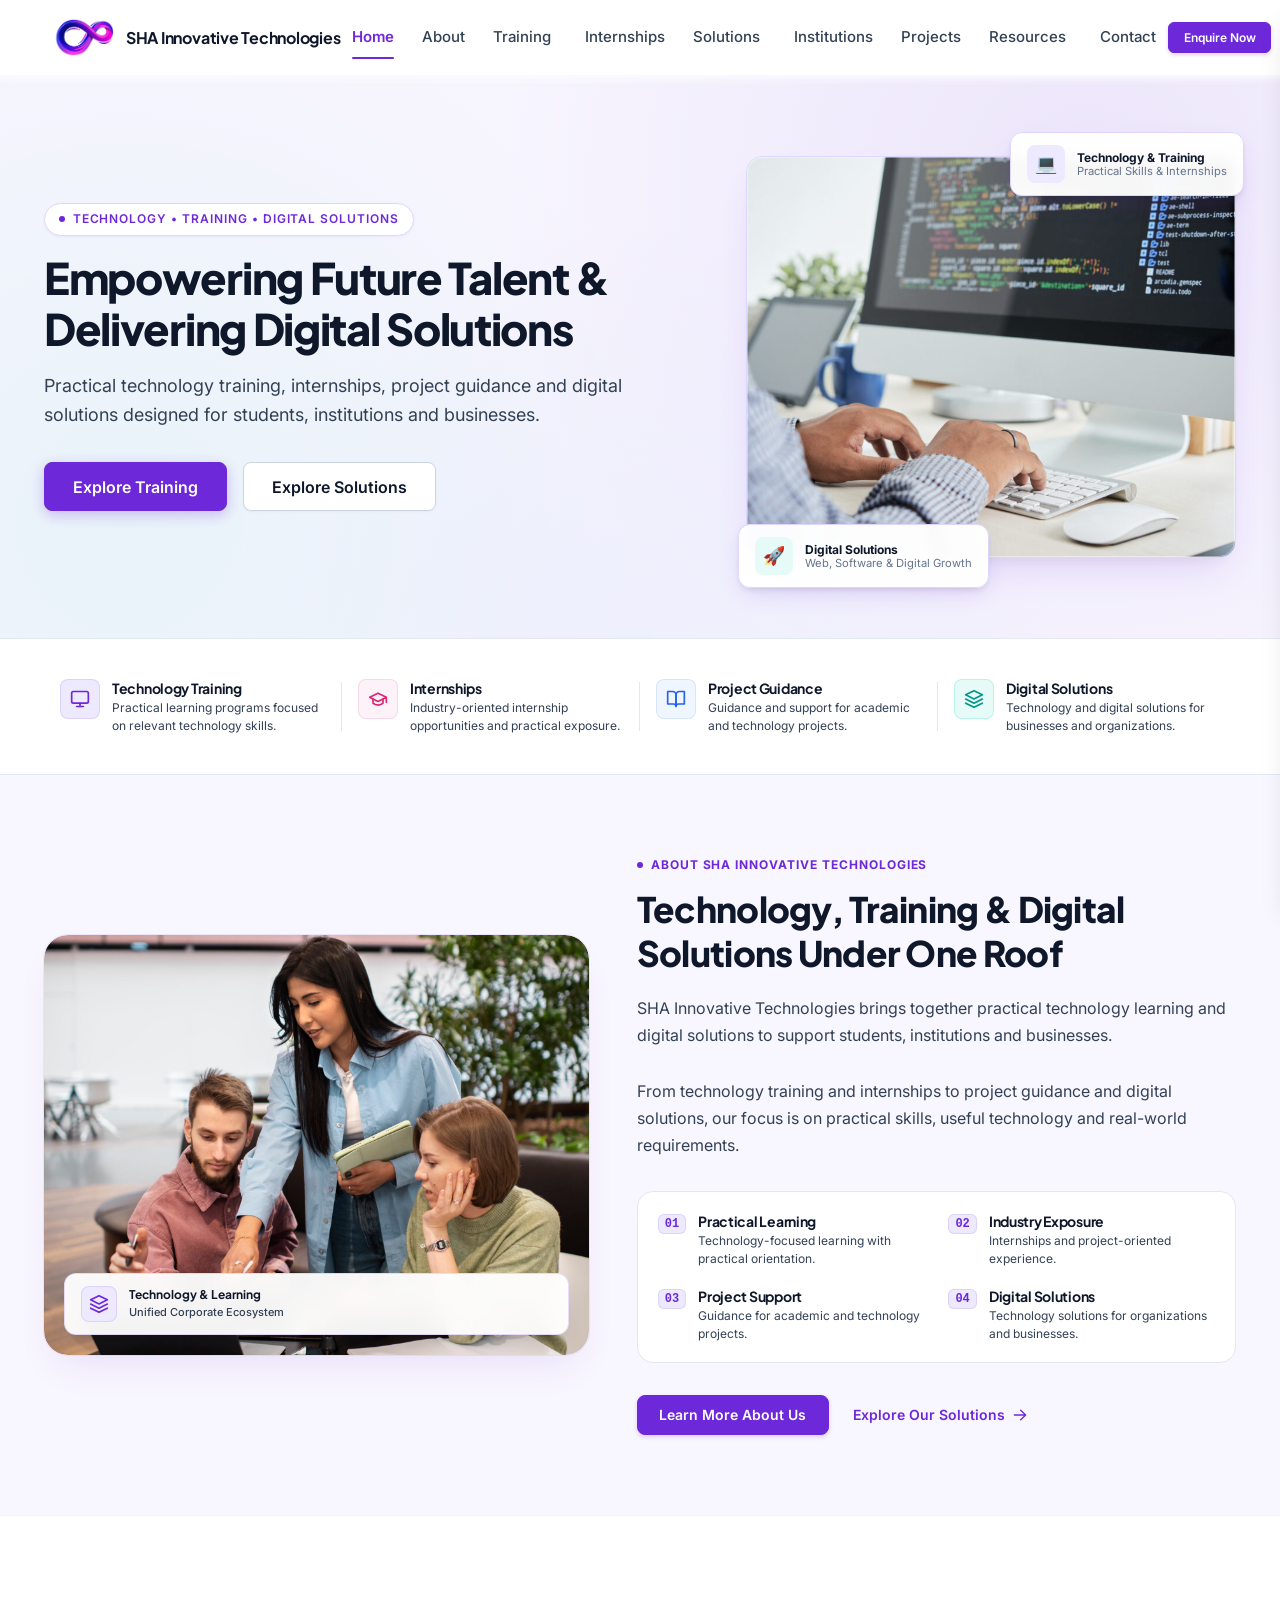
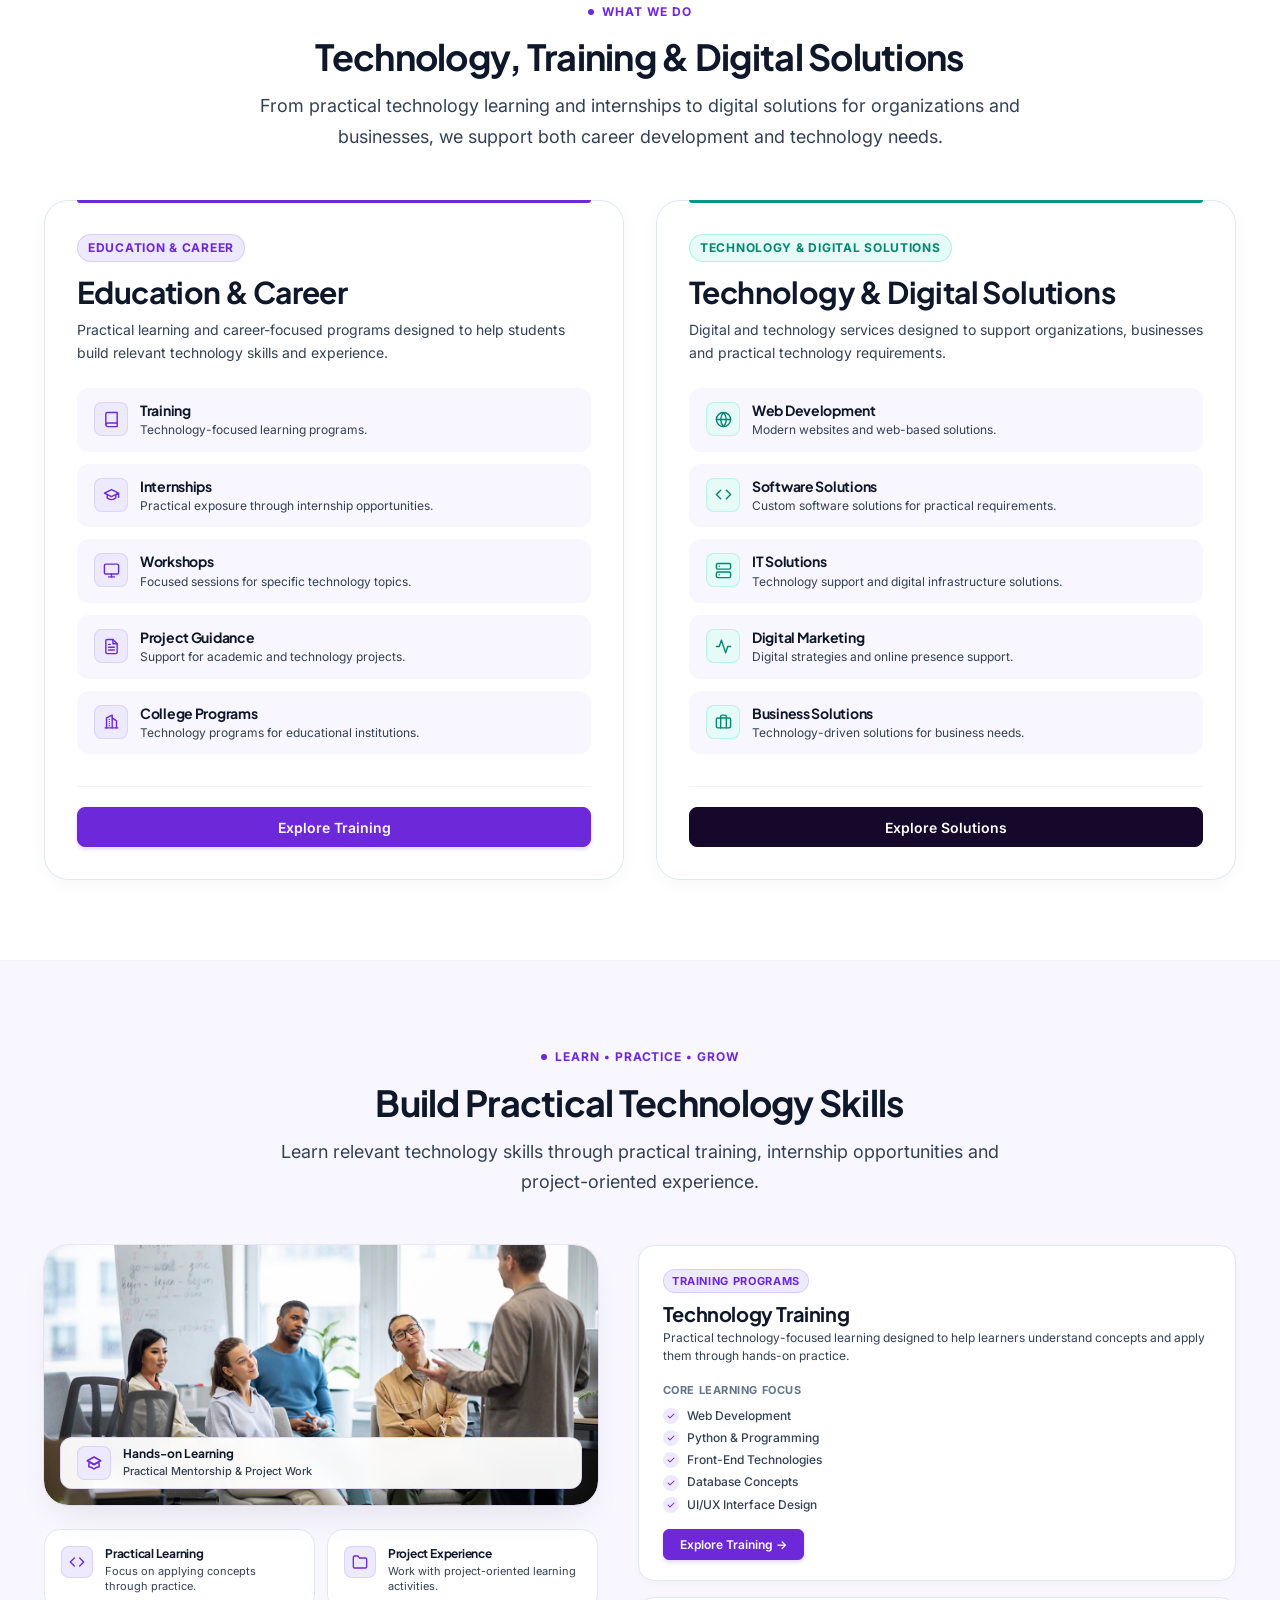
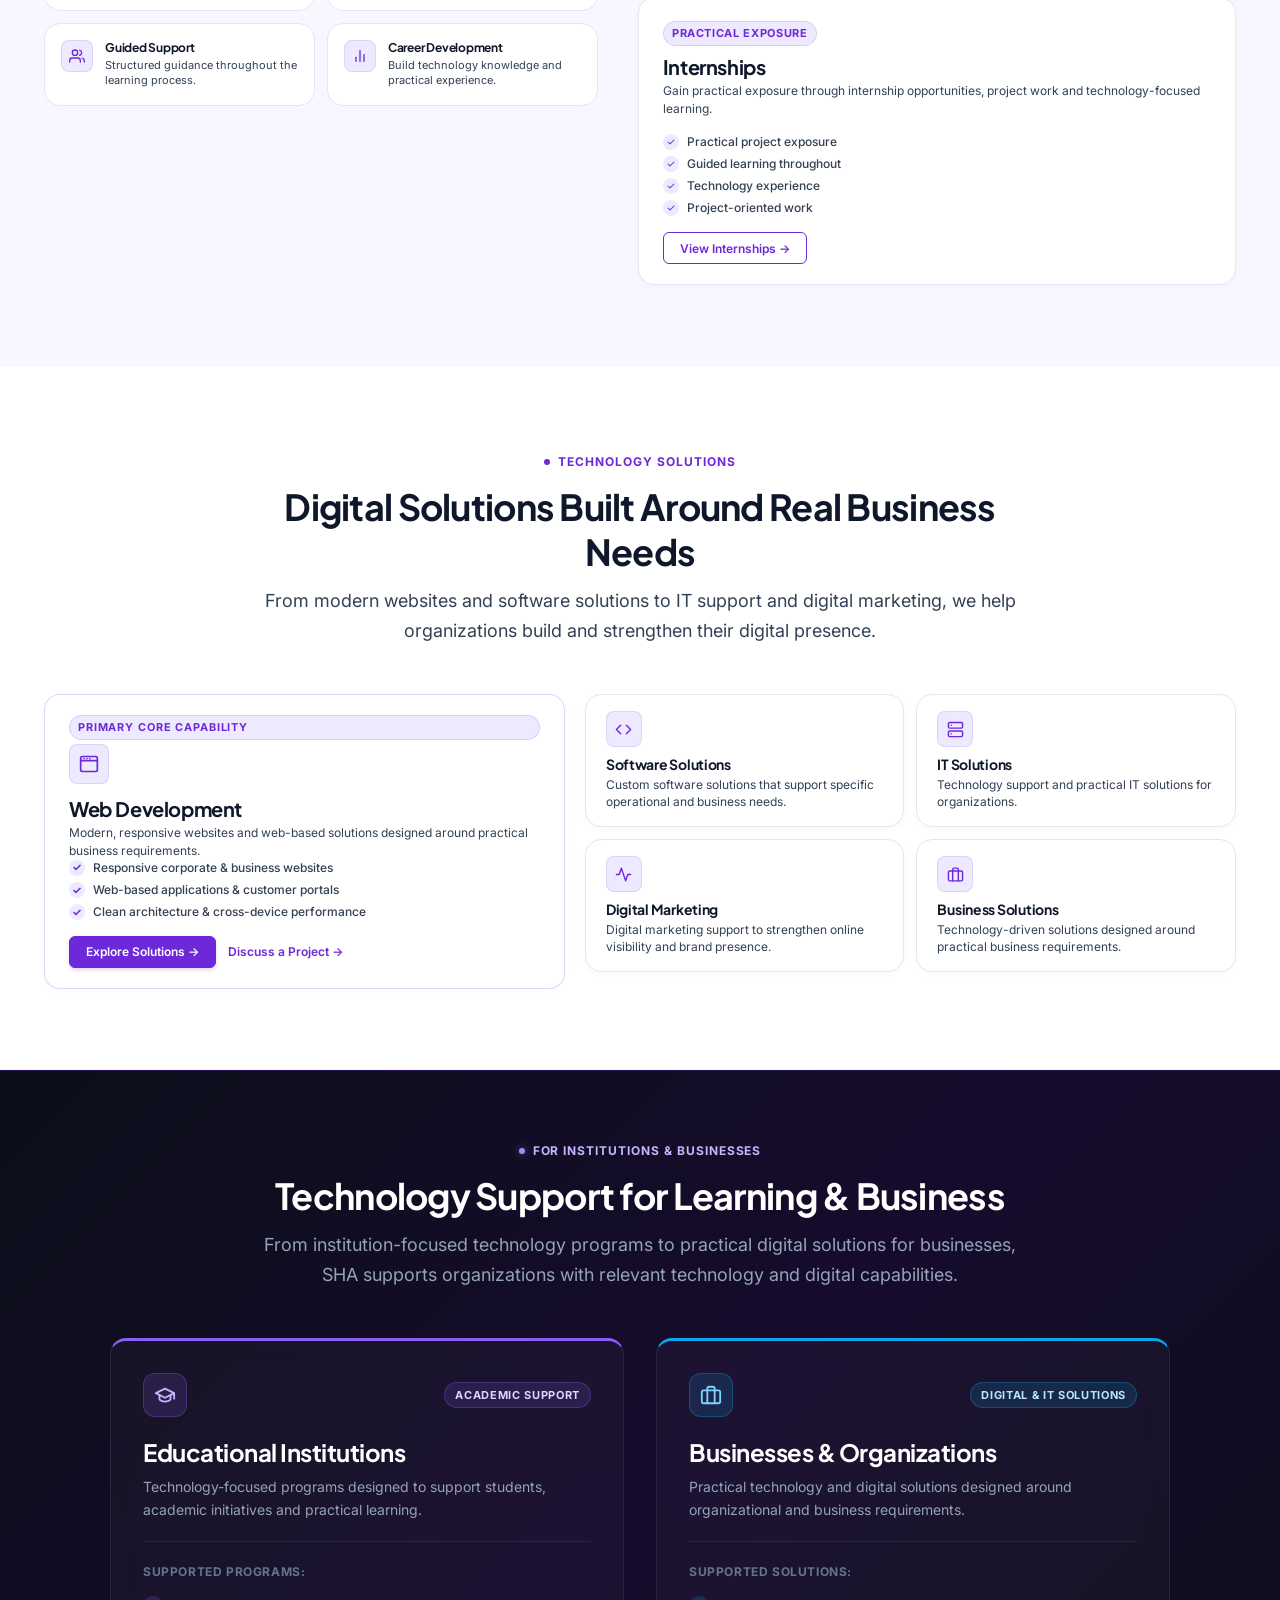
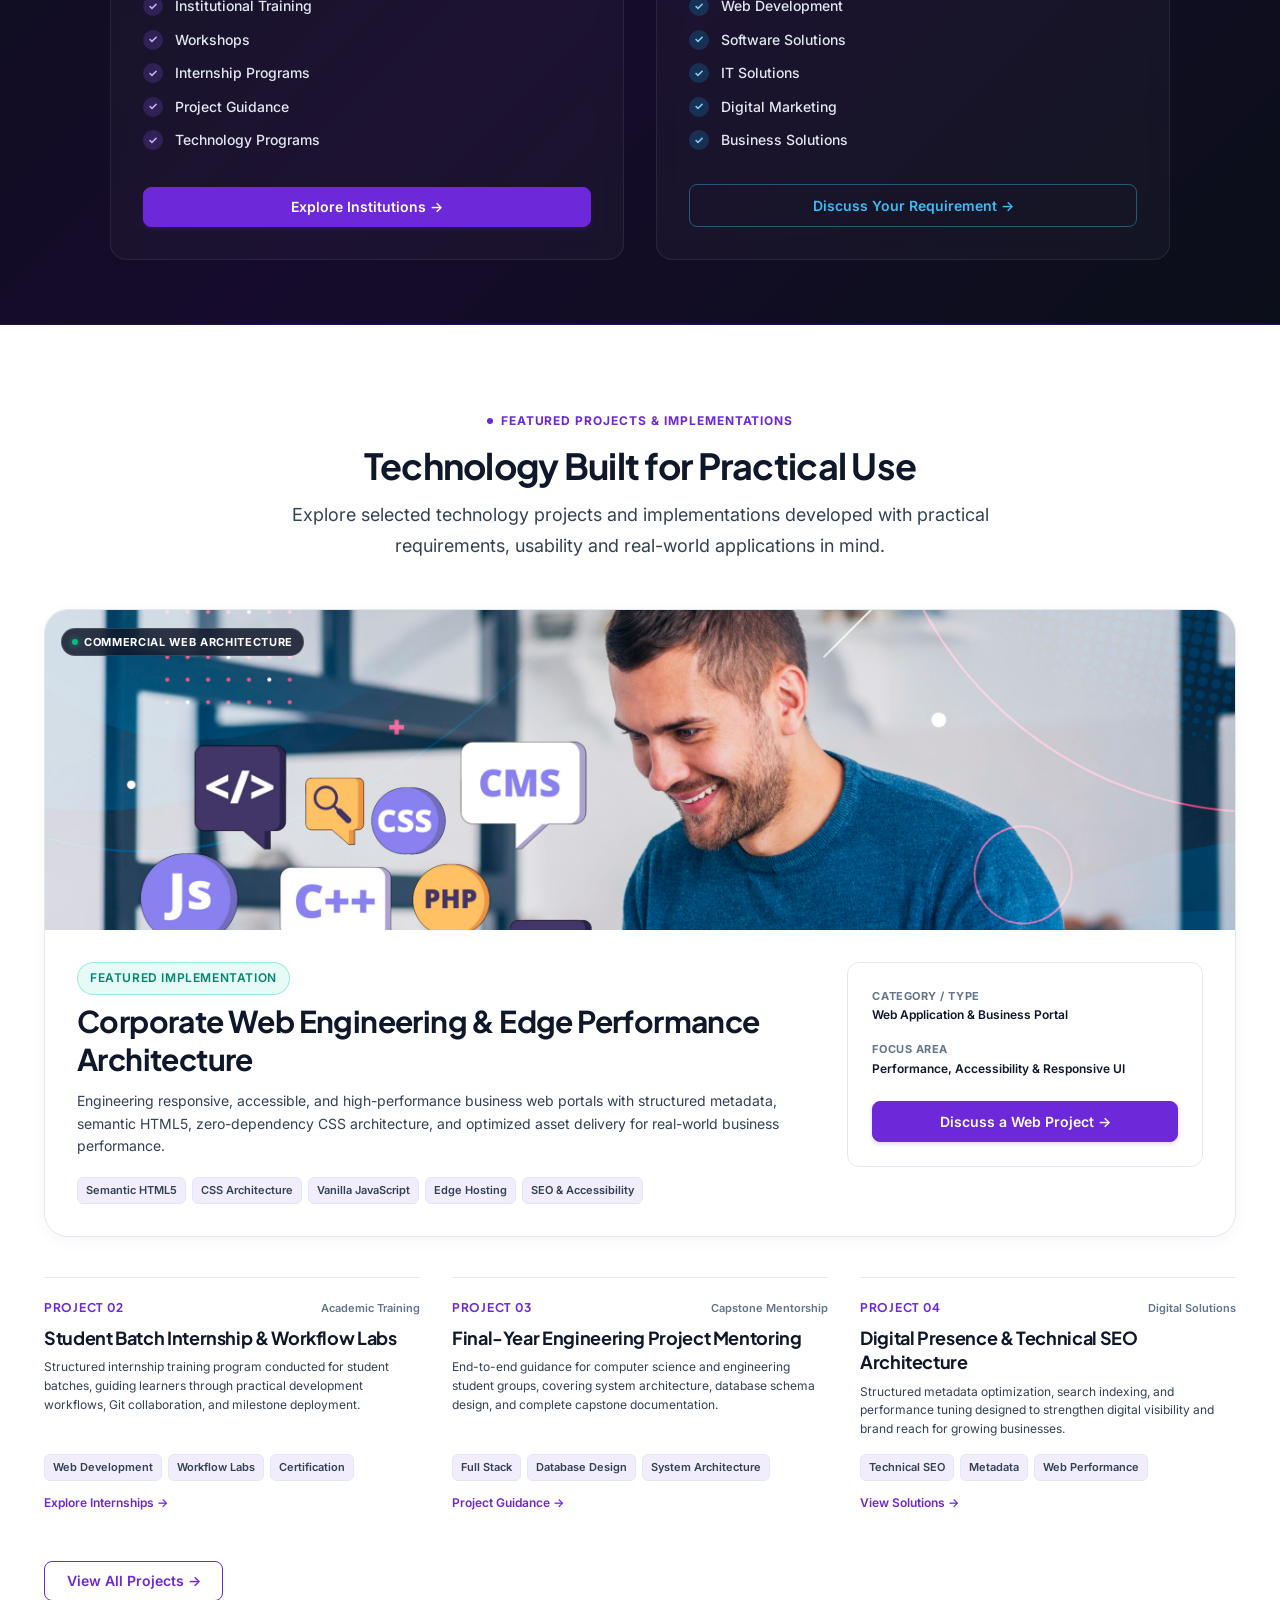
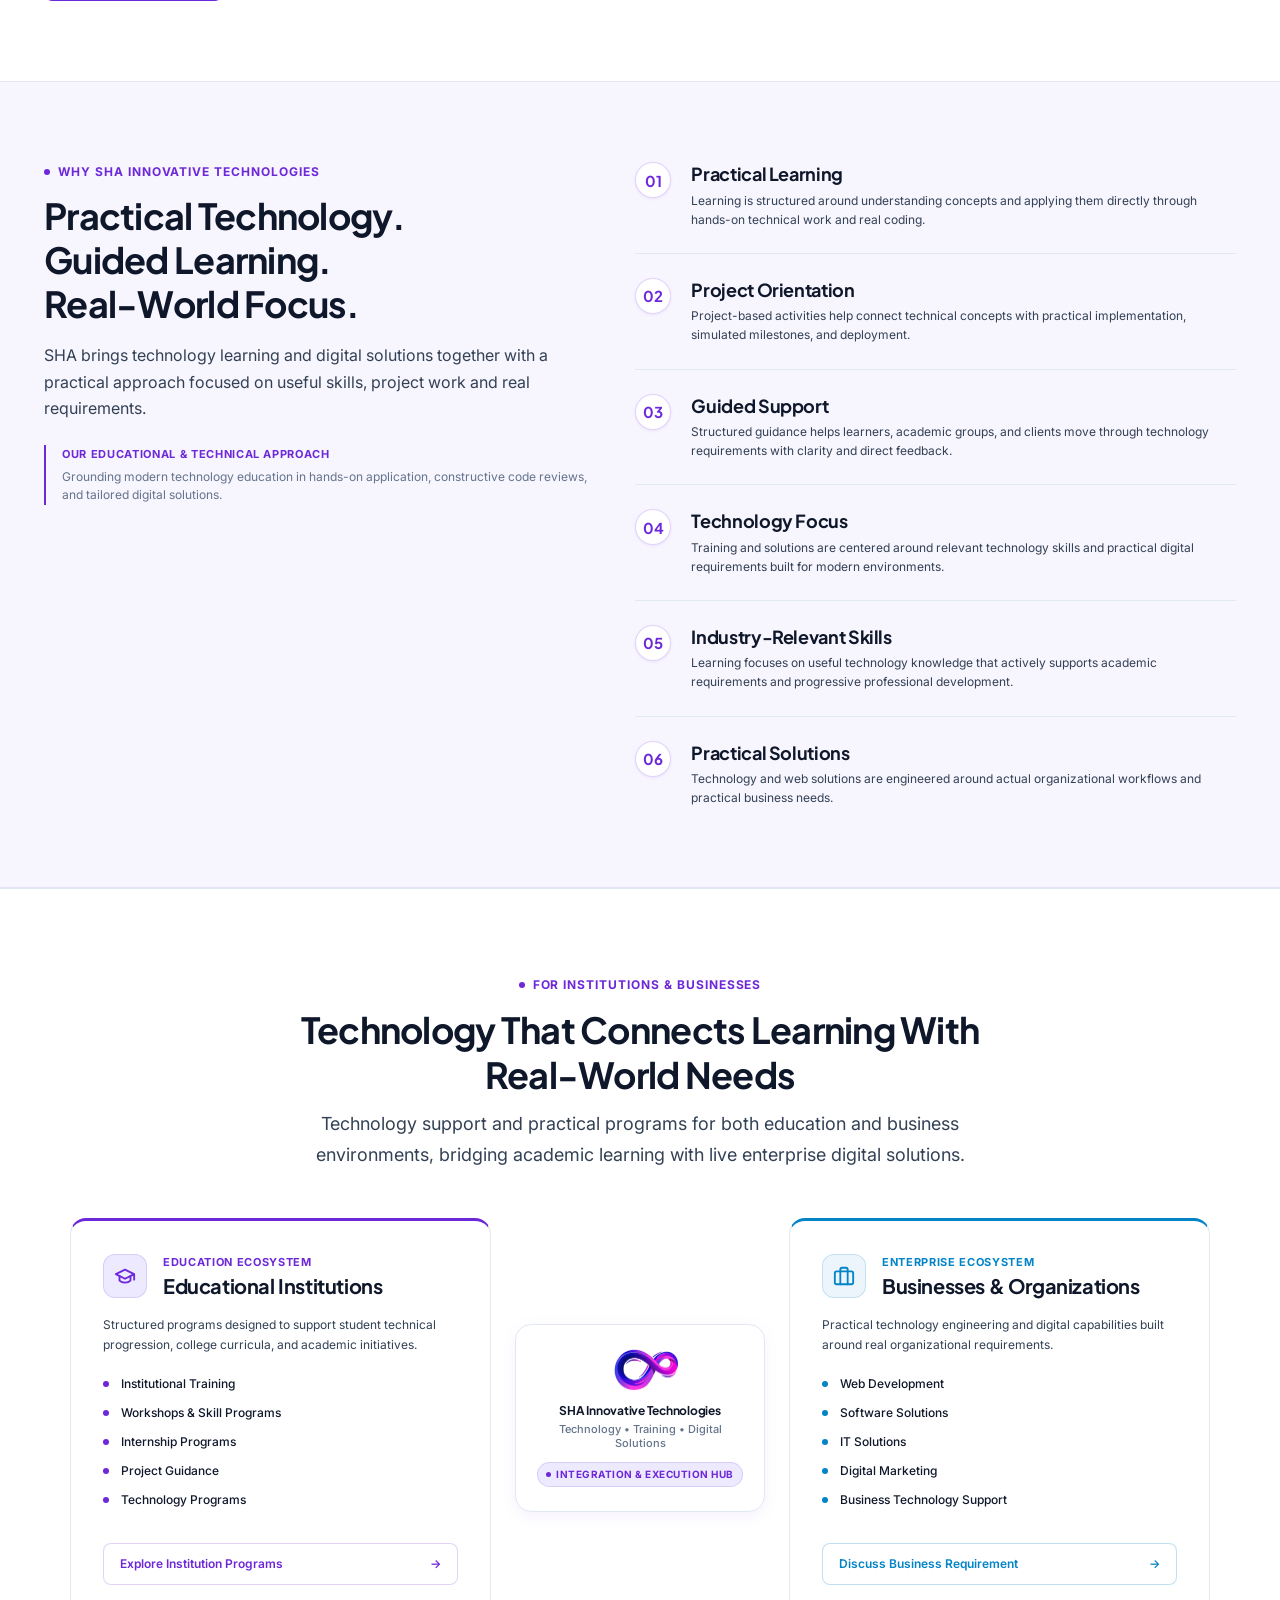
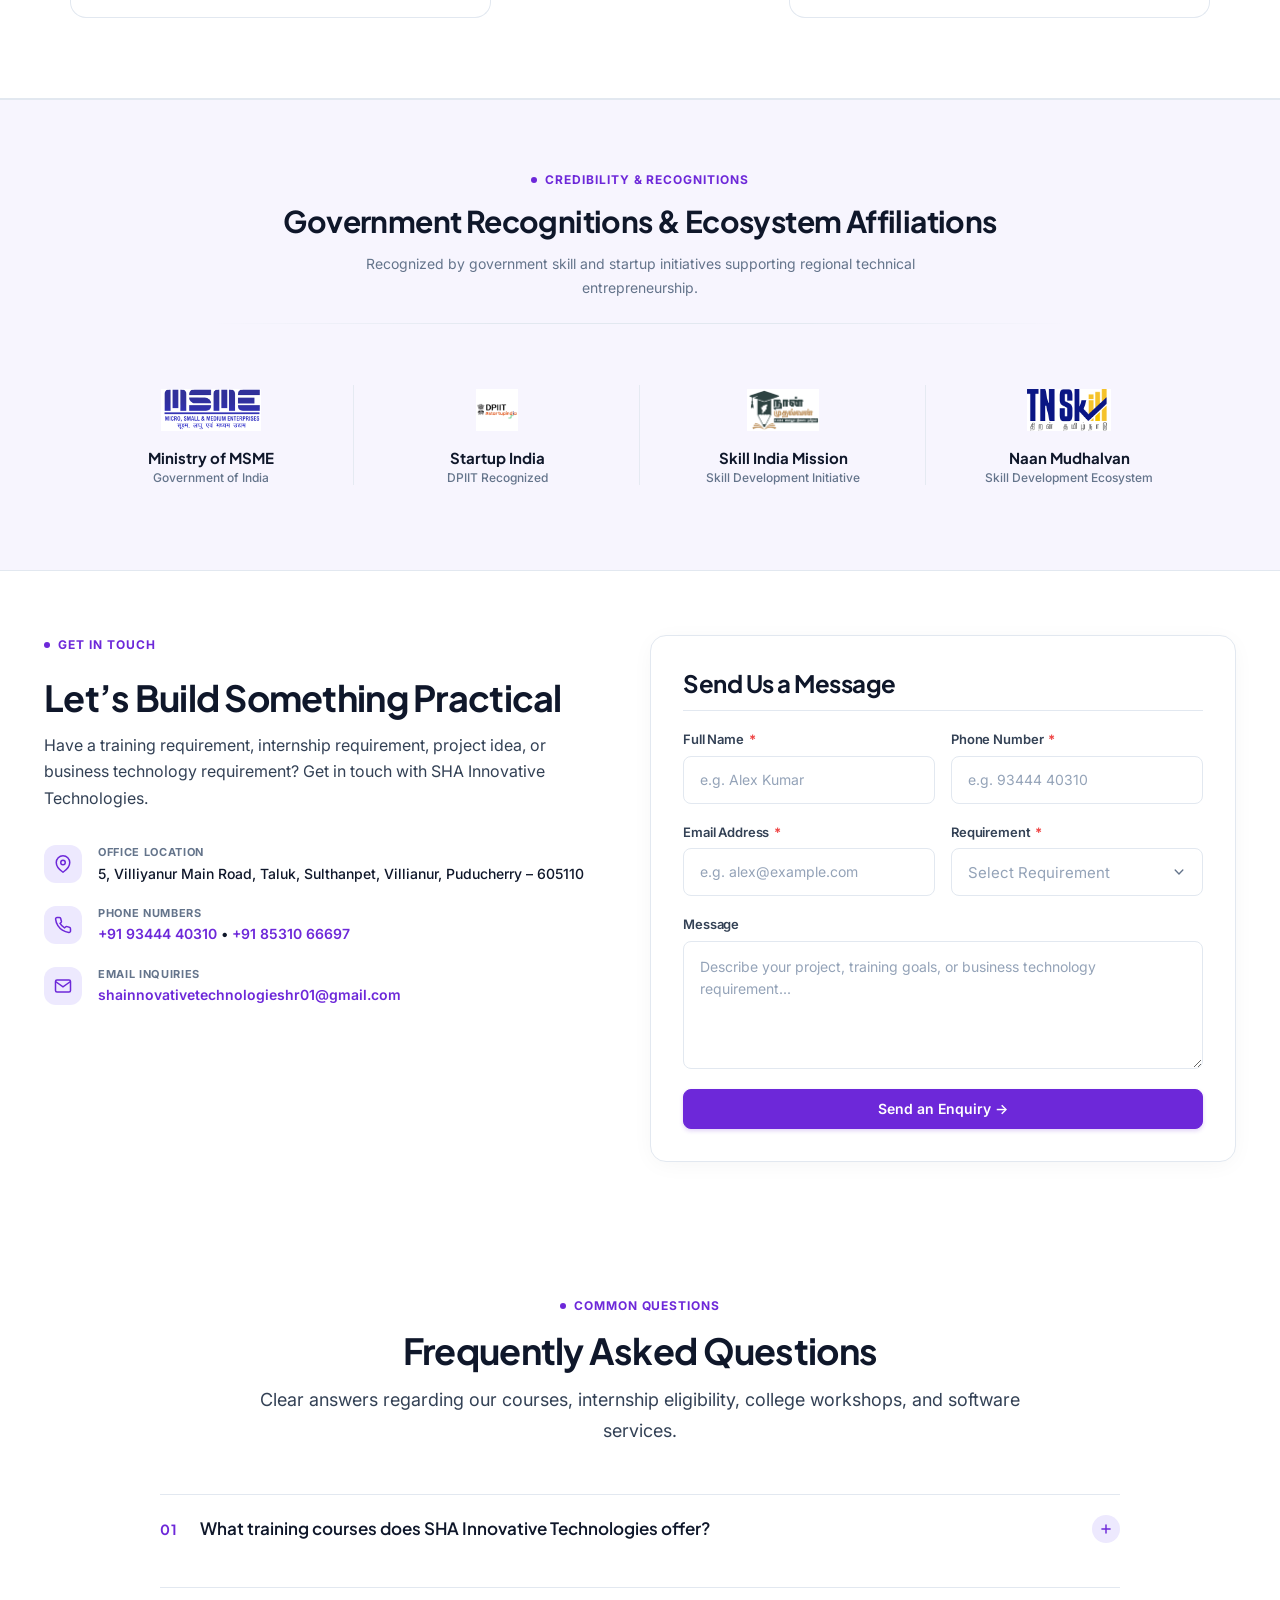
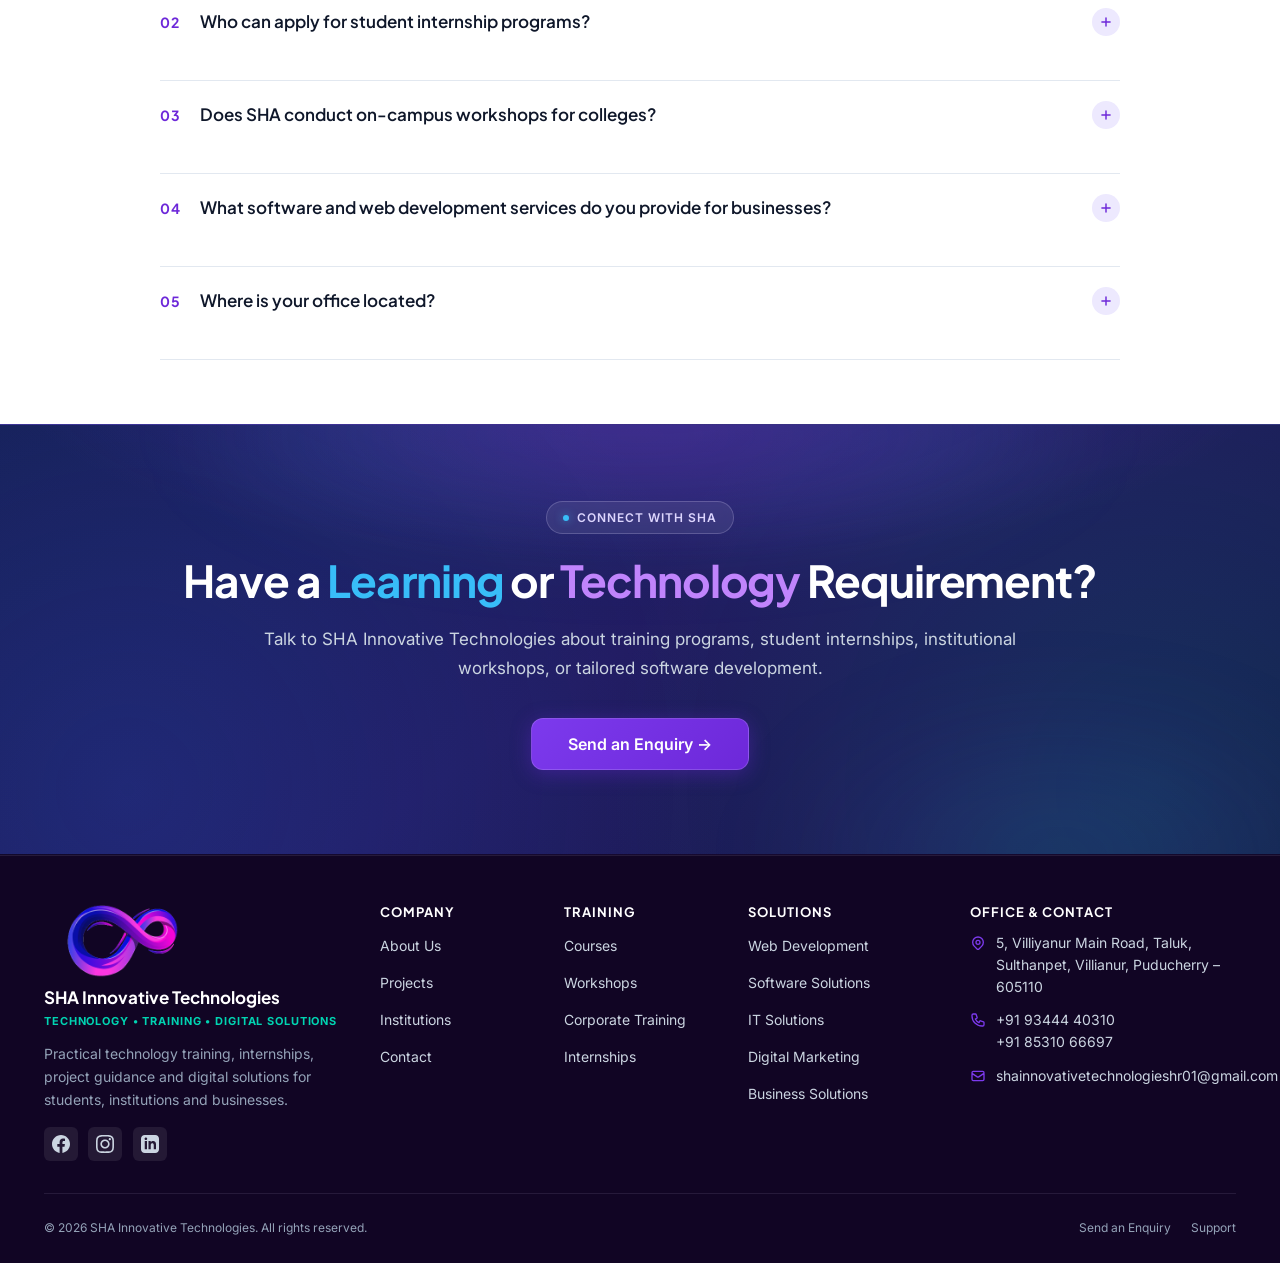
<file: index.html>
<!DOCTYPE html>
<html lang="en">
<head>
  <meta charset="UTF-8">
  <meta name="viewport" content="width=device-width, initial-scale=1.0">
  
  <!-- Primary SEO Metadata -->
  <title>SHA Innovative Technologies | Technology, Training &amp; Digital Solutions</title>
  <meta name="description" content="SHA Innovative Technologies provides technology training, internships, digital solutions and practical technology services for learners, institutions and businesses.">
  <meta name="keywords" content="SHA Innovative Technologies, IT Training Puducherry, Web Development Pondicherry, Software Solutions, College Internships, Project Guidance, Digital Marketing, Corporate IT Solutions">
  <meta name="author" content="SHA Innovative Technologies">
  <meta name="robots" content="index, follow">
  <link rel="canonical" href="https://shainnovativetechnologies.com/">

  <!-- Open Graph / Social Metadata -->
  <meta property="og:type" content="website">
  <meta property="og:site_name" content="SHA Innovative Technologies">
  <meta property="og:title" content="SHA Innovative Technologies | Technology, Training &amp; Digital Solutions">
  <meta property="og:description" content="SHA Innovative Technologies provides technology training, internships, digital solutions and practical technology services for learners, institutions and businesses.">
  <meta property="og:url" content="https://shainnovativetechnologies.com/">
  <meta property="og:image" content="https://shainnovativetechnologies.com/assets/images/hero-coding-man.jpg">
  <meta property="og:image:width" content="1024">
  <meta property="og:image:height" content="683">
  <meta property="og:image:alt" content="Software development and technology training at SHA Innovative Technologies in Puducherry">
  <meta property="og:locale" content="en_IN">
  
  <!-- Twitter Cards -->
  <meta name="twitter:card" content="summary_large_image">
  <meta name="twitter:title" content="SHA Innovative Technologies | Technology, Training &amp; Digital Solutions in Puducherry">
  <meta name="twitter:description" content="Professional IT Training, Student Internships, Project Guidance &amp; Digital Technology Solutions in Puducherry.">
  <meta name="twitter:image" content="https://shainnovativetechnologies.com/assets/images/hero-coding-man.jpg">
  <meta name="twitter:image:alt" content="Software development and technology training at SHA Innovative Technologies in Puducherry">

  <!-- Favicon & Touch Icons -->
  <link rel="icon" type="image/png" sizes="32x32" href="assets/logos/sha-favicon-32x32.png?v=6">
  <link rel="icon" type="image/png" sizes="16x16" href="assets/logos/sha-favicon-16x16.png?v=6">
  <link rel="icon" type="image/png" sizes="512x512" href="assets/logos/sha-favicon.png?v=6">
  <link rel="apple-touch-icon" sizes="180x180" href="assets/logos/sha-apple-touch-icon.png?v=6">

  <!-- Core Stylesheets -->
  <link rel="stylesheet" href="css/style.css">
  <link rel="stylesheet" href="css/components.css">
  <link rel="stylesheet" href="css/responsive.css">

  <!-- Structured Data / JSON-LD -->
  <script type="application/ld+json">
  {
    "@context": "https://schema.org",
    "@graph": [
      {
        "@type": ["EducationalOrganization", "LocalBusiness"],
        "@id": "https://shainnovativetechnologies.com/#organization",
        "name": "SHA Innovative Technologies",
        "alternateName": "SHA Innovative Tech",
        "url": "https://shainnovativetechnologies.com/",
        "logo": {
          "@type": "ImageObject",
          "url": "https://shainnovativetechnologies.com/assets/logos/sha-logo-header.png",
          "caption": "SHA Innovative Technologies Logo"
        },
        "image": "https://shainnovativetechnologies.com/assets/images/hero-coding-man.jpg",
        "description": "SHA Innovative Technologies provides practical IT training, student internships, college project guidance, institutional workshops, and custom software and digital solutions in Puducherry.",
        "telephone": "+91-9344440310",
        "email": "shainnovativetechnologieshr01@gmail.com",
        "address": {
          "@type": "PostalAddress",
          "streetAddress": "5, Villiyanur Main Road, Taluk, Sulthanpet, Villianur",
          "addressLocality": "Puducherry",
          "postalCode": "605110",
          "addressRegion": "Puducherry",
          "addressCountry": "IN"
        },
        "sameAs": [
          "https://www.facebook.com/share/17Md22dK8K/",
          "https://www.instagram.com/sha_innovativetech",
          "http://www.linkedin.com/in/sha-innovative-technologies-82b023378"
        ],
        "knowsAbout": [
          "Web Development",
          "Software Engineering",
          "Full Stack Development",
          "Python Programming",
          "Student Internships",
          "Project Guidance",
          "IT Infrastructure",
          "Digital Marketing"
        ],
        "areaServed": {
          "@type": "AdministrativeArea",
          "name": "Puducherry"
        }
      },
      {
        "@type": "WebSite",
        "@id": "https://shainnovativetechnologies.com/#website",
        "url": "https://shainnovativetechnologies.com/",
        "name": "SHA Innovative Technologies",
        "description": "Technology, Training and Digital Solutions for students, institutions and businesses.",
        "publisher": {
          "@id": "https://shainnovativetechnologies.com/#organization"
        },
        "inLanguage": "en-US"
      },
      {
        "@type": "FAQPage",
        "@id": "https://shainnovativetechnologies.com/#faq",
        "mainEntity": [
          {
            "@type": "Question",
            "name": "What training courses does SHA Innovative Technologies offer?",
            "acceptedAnswer": {
              "@type": "Answer",
              "text": "We offer practical courses in Full Stack Web Development (HTML, CSS, JavaScript, backend architectures), UI/UX Interface Design, Cloud fundamentals, Artificial Intelligence basics, and professional soft skills."
            }
          },
          {
            "@type": "Question",
            "name": "Who can apply for student internship programs?",
            "acceptedAnswer": {
              "@type": "Answer",
              "text": "Our internship programs are open to college students pursuing BBA, B.Sc (Computer Science / IT), BCA, B.E / B.Tech, and polytechnic diplomas who want hands-on practical project experience and official certification."
            }
          },
          {
            "@type": "Question",
            "name": "Does SHA conduct on-campus workshops for colleges?",
            "acceptedAnswer": {
              "@type": "Answer",
              "text": "Yes. We conduct customized technical workshops, faculty development sessions, and batch training bootcamps directly in partnership with college institutions across Puducherry and Tamil Nadu."
            }
          },
          {
            "@type": "Question",
            "name": "What software and web development services do you provide for businesses?",
            "acceptedAnswer": {
              "@type": "Answer",
              "text": "We design and build custom corporate websites, e-commerce stores, bespoke software tools, cloud hosting infrastructure, and data-driven digital marketing (SEO and social media campaigns) for growing businesses."
            }
          },
          {
            "@type": "Question",
            "name": "Where is your office located?",
            "acceptedAnswer": {
              "@type": "Answer",
              "text": "Our office is located at 5, Villiyanur Main Road, Taluk, Sulthanpet, Villianur, Puducherry – 605110. You can visit us in person or reach our team via phone or email."
            }
          }
        ]
      }
    ]
  }
  </script>
</head>
<body>

  <!-- Accessible Skip Link -->
  <a href="#main-content" class="skip-to-main">Skip to main content</a>
  <!-- Intro Animation Overlay (App-Style Splash Screen) -->
  <div id="intro-overlay" class="intro-overlay" aria-hidden="true">
    <div class="intro-brand">
      <div class="intro-logo-container">
        <img
          id="intro-logo"
          class="intro-logo"
          src="assets/logos/sha-logo-transparent.png"
          alt="SHA Innovative Technologies"
          width="190"
          height="190"
        >
      </div>
      <div id="intro-company-name" class="intro-company-name">
        <span class="intro-word intro-word-1">SHA</span>
        <span class="intro-word intro-word-2">Innovative</span>
        <span class="intro-word intro-word-3">Technologies</span>
      </div>
    </div>
  </div>



  <!-- ========================================================================= -->
  <!-- 1. GLOBAL HEADER & NAVIGATION BAR                                        -->
  <!-- ========================================================================= -->
  <header class="site-header" id="header">
    <div class="container navbar">
      
      <!-- Brand Logo & Name -->
      <a href="index.html" class="nav-brand" aria-label="SHA Innovative Technologies - Home">
        <img src="assets/logos/sha-logo-transparent.png" alt="SHA Logo" class="nav-brand-img" width="38" height="38">
        <span class="nav-brand-title">SHA Innovative Technologies</span>
      </a>

      <!-- Desktop Navigation Menu -->
      <nav class="nav-menu" aria-label="Main Navigation">
        <div class="nav-item">
          <a href="index.html" class="nav-link active" aria-current="page">Home</a>
        </div>
        <div class="nav-item">
          <a href="about.html" class="nav-link">About</a>
        </div>
        
        <!-- Dropdown: Training -->
        <div class="nav-item nav-dropdown">
          <button class="nav-link dropdown-toggle" aria-haspopup="true" aria-expanded="false" id="training-dropdown">
            Training
            <svg class="nav-link-chevron" viewBox="0 0 20 20" fill="currentColor" aria-hidden="true">
              <path fill-rule="evenodd" d="M5.23 7.21a.75.75 0 011.06.02L10 11.168l3.71-3.938a.75.75 0 111.08 1.04l-4.25 4.5a.75.75 0 01-1.08 0l-4.25-4.5a.75.75 0 01.02-1.06z" clip-rule="evenodd"/>
            </svg>
          </button>
          <div class="dropdown-menu" aria-labelledby="training-dropdown">
            <a href="training.html" class="dropdown-item">
              <span class="dropdown-item-title">All Training Areas</span>
              <span class="dropdown-item-desc">Full Stack, UI/UX, Cloud &amp; AI</span>
            </a>
            <a href="training.html#training-formats" class="dropdown-item">
              <span class="dropdown-item-title">Training Formats</span>
              <span class="dropdown-item-desc">Students, Workshops &amp; Institutions</span>
            </a>
            <a href="training.html#project-learning" class="dropdown-item">
              <span class="dropdown-item-title">Project-Based Learning</span>
              <span class="dropdown-item-desc">Hands-on application development</span>
            </a>
          </div>
        </div>

        <div class="nav-item">
          <a href="internships.html" class="nav-link">Internships</a>
        </div>

        <!-- Dropdown: Solutions -->
        <div class="nav-item nav-dropdown">
          <button class="nav-link dropdown-toggle" aria-haspopup="true" aria-expanded="false" id="solutions-dropdown">
            Solutions
            <svg class="nav-link-chevron" viewBox="0 0 20 20" fill="currentColor" aria-hidden="true">
              <path fill-rule="evenodd" d="M5.23 7.21a.75.75 0 011.06.02L10 11.168l3.71-3.938a.75.75 0 111.08 1.04l-4.25 4.5a.75.75 0 01-1.08 0l-4.25-4.5a.75.75 0 01.02-1.06z" clip-rule="evenodd"/>
            </svg>
          </button>
          <div class="dropdown-menu" aria-labelledby="solutions-dropdown">
            <a href="solutions.html" class="dropdown-item">
              <span class="dropdown-item-title">All Solutions</span>
              <span class="dropdown-item-desc">Web, Software, IT &amp; Digital</span>
            </a>
            <a href="solutions.html#web-development" class="dropdown-item">
              <span class="dropdown-item-title">Web Development</span>
              <span class="dropdown-item-desc">Fast, responsive &amp; scalable web apps</span>
            </a>
            <a href="solutions.html#software-solutions" class="dropdown-item">
              <span class="dropdown-item-title">Software Solutions</span>
              <span class="dropdown-item-desc">Custom business workflow applications</span>
            </a>
            <a href="solutions.html#it-solutions" class="dropdown-item">
              <span class="dropdown-item-title">IT Solutions</span>
              <span class="dropdown-item-desc">Support, setup &amp; maintenance</span>
            </a>
            <a href="solutions.html#digital-marketing" class="dropdown-item">
              <span class="dropdown-item-title">Digital Marketing</span>
              <span class="dropdown-item-desc">SEO, content &amp; online presence</span>
            </a>
          </div>
        </div>

        <div class="nav-item">
          <a href="institutions.html" class="nav-link">Institutions</a>
        </div>
        <div class="nav-item">
          <a href="projects.html" class="nav-link">Projects</a>
        </div>

        <!-- Dropdown: Resources -->
        <div class="nav-item nav-dropdown">
          <button class="nav-link dropdown-toggle" aria-haspopup="true" aria-expanded="false" id="resources-dropdown">
            Resources
            <svg class="nav-link-chevron" viewBox="0 0 20 20" fill="currentColor" aria-hidden="true">
              <path fill-rule="evenodd" d="M5.23 7.21a.75.75 0 011.06.02L10 11.168l3.71-3.938a.75.75 0 111.08 1.04l-4.25 4.5a.75.75 0 01-1.08 0l-4.25-4.5a.75.75 0 01.02-1.06z" clip-rule="evenodd"/>
            </svg>
          </button>
          <div class="dropdown-menu" aria-labelledby="resources-dropdown">
            <a href="resources.html#knowledge-library" class="dropdown-item">
              <span class="dropdown-item-title">Insights &amp; Articles</span>
              <span class="dropdown-item-desc">Tech trends and career guidance</span>
            </a>
            <a href="resources.html#resource-faq" class="dropdown-item">
              <span class="dropdown-item-title">FAQ</span>
              <span class="dropdown-item-desc">Common questions answered</span>
            </a>
            <a href="resources.html#career-paths" class="dropdown-item">
              <span class="dropdown-item-title">Career Paths</span>
              <span class="dropdown-item-desc">Technology roadmaps and learning</span>
            </a>
          </div>
        </div>

        <div class="nav-item">
          <a href="contact.html" class="nav-link">Contact</a>
        </div>
      </nav>

      <!-- Nav CTA & Mobile Hamburger -->
      <div class="nav-actions">
        <a href="#enquiry" class="btn btn-primary btn-sm btn-desktop">Enquire Now</a>
        
        <button class="mobile-nav-toggle" aria-label="Toggle navigation menu" aria-expanded="false" aria-controls="mobile-nav-drawer">
          <span class="hamburger-icon" aria-hidden="true"></span>
        </button>
      </div>

    </div>
  </header>

  <!-- Mobile Overlay & Drawer -->
  <div class="mobile-overlay" aria-hidden="true"></div>
  <aside class="mobile-drawer" id="mobile-nav-drawer" aria-label="Mobile Navigation" aria-hidden="true">
    <div class="drawer-header">
      <a href="index.html" class="nav-brand" aria-label="SHA Innovative Technologies - Home">
        <img src="assets/logos/sha-logo-transparent.png" alt="SHA Logo" class="nav-brand-img" style="height: 32px; width: auto;">
        <span class="nav-brand-title">SHA Innovative Technologies</span>
      </a>
    </div>

    <nav class="drawer-nav">
      <a href="index.html" class="nav-link active">Home</a>
      <a href="about.html" class="nav-link">About Us</a>
      <a href="training.html" class="nav-link">IT Training &amp; Courses</a>
      <a href="internships.html" class="nav-link">Internship Programs</a>
      <a href="solutions.html" class="nav-link">Technology Solutions</a>
      <a href="institutions.html" class="nav-link">College Partnerships</a>
      <a href="projects.html" class="nav-link">Project Guidance</a>
      <a href="resources.html" class="nav-link">Resources &amp; FAQ</a>
      <a href="contact.html" class="nav-link">Contact</a>
    </nav>

    <div class="drawer-footer">
      <a href="#enquiry" class="btn btn-primary btn-block">Enquire Now</a>
      <p class="text-xs text-muted" style="margin-top: var(--space-3); text-align: center;">
        Direct Line: +91 93444 40310
      </p>
    </div>
  </aside>

  <!-- ========================================================================= -->
  <!-- MAIN CONTENT AREA                                                         -->
  <!-- ========================================================================= -->
  <main id="main-content">
    
    <!-- --------------------------------------------------------------------- -->
    <!-- 2. HERO SECTION                                                       -->
    <!-- --------------------------------------------------------------------- -->
    <section class="hero-section" id="hero" aria-label="Hero Introduction">
      <div class="container">
        <div class="hero-grid">
          
          <!-- Left Column: Corporate Positioning & CTAs -->
          <div class="hero-content">
            <div class="hero-eyebrow">
              <span class="hero-eyebrow-dot" aria-hidden="true"></span>
              TECHNOLOGY &bull; TRAINING &bull; DIGITAL SOLUTIONS
            </div>
            <h1 class="hero-title">Empowering Future Talent &amp; Delivering Digital Solutions</h1>
            <p class="hero-description">
              Practical technology training, internships, project guidance and digital solutions designed for students, institutions and businesses.
            </p>
            <div class="hero-cta-group">
              <a href="training.html" class="btn btn-primary btn-lg hero-cta-primary">Explore Training</a>
              <a href="solutions.html" class="btn btn-lg hero-cta-secondary">Explore Solutions</a>
            </div>
          </div>

          <!-- Right Column: Composed Visual Frame with Authentic Asset -->
          <div class="hero-visual-wrapper">
            <div class="hero-badge-float hero-badge-top">
              <div class="hero-badge-icon" aria-hidden="true">💻</div>
              <div>
                <div class="hero-badge-text-title">Technology &amp; Training</div>
                <div class="hero-badge-text-subtitle">Practical Skills &amp; Internships</div>
              </div>
            </div>

            <div class="hero-visual-card">
              <img src="assets/images/hero-coding-man.jpg" alt="Software development and technology training at SHA Innovative Technologies" class="hero-visual-img" width="1024" height="683" fetchpriority="high">
            </div>

            <div class="hero-badge-float hero-badge-bottom">
              <div class="hero-badge-icon hero-badge-icon-accent" aria-hidden="true">🚀</div>
              <div>
                <div class="hero-badge-text-title">Digital Solutions</div>
                <div class="hero-badge-text-subtitle">Web, Software &amp; Digital Growth</div>
              </div>
            </div>
          </div>

        </div>
      </div>
    </section>

    <!-- --------------------------------------------------------------------- -->
    <!-- 3. CAPABILITY & TRUST STRIP                                           -->
    <!-- --------------------------------------------------------------------- -->
    <section class="capability-strip" id="capabilities" aria-label="Core Capabilities">
      <div class="container">
        <div class="capability-grid">
          
          <!-- Item 1: Technology Training -->
          <div class="capability-item">
            <div class="capability-icon-wrap" aria-hidden="true">
              <svg class="capability-icon" viewBox="0 0 24 24" fill="none" stroke="currentColor" stroke-width="2" stroke-linecap="round" stroke-linejoin="round">
                <rect x="2" y="3" width="20" height="14" rx="2" ry="2"></rect>
                <line x1="8" y1="21" x2="16" y2="21"></line>
                <line x1="12" y1="17" x2="12" y2="21"></line>
              </svg>
            </div>
            <div class="capability-body">
              <h3 class="capability-title">Technology Training</h3>
              <p class="capability-desc">Practical learning programs focused on relevant technology skills.</p>
            </div>
          </div>

          <!-- Item 2: Internships -->
          <div class="capability-item">
            <div class="capability-icon-wrap capability-icon-accent" aria-hidden="true">
              <svg class="capability-icon" viewBox="0 0 24 24" fill="none" stroke="currentColor" stroke-width="2" stroke-linecap="round" stroke-linejoin="round">
                <path d="M22 10v6M2 10l10-5 10 5-10 5z"></path>
                <path d="M6 12v5c3 3 9 3 12 0v-5"></path>
              </svg>
            </div>
            <div class="capability-body">
              <h3 class="capability-title">Internships</h3>
              <p class="capability-desc">Industry-oriented internship opportunities and practical exposure.</p>
            </div>
          </div>

          <!-- Item 3: Project Guidance -->
          <div class="capability-item">
            <div class="capability-icon-wrap capability-icon-blue" aria-hidden="true">
              <svg class="capability-icon" viewBox="0 0 24 24" fill="none" stroke="currentColor" stroke-width="2" stroke-linecap="round" stroke-linejoin="round">
                <path d="M2 3h6a4 4 0 0 1 4 4v14a3 3 0 0 0-3-3H2z"></path>
                <path d="M22 3h-6a4 4 0 0 0-4 4v14a3 3 0 0 1 3-3h7z"></path>
              </svg>
            </div>
            <div class="capability-body">
              <h3 class="capability-title">Project Guidance</h3>
              <p class="capability-desc">Guidance and support for academic and technology projects.</p>
            </div>
          </div>

          <!-- Item 4: Digital Solutions -->
          <div class="capability-item">
            <div class="capability-icon-wrap capability-icon-cyan" aria-hidden="true">
              <svg class="capability-icon" viewBox="0 0 24 24" fill="none" stroke="currentColor" stroke-width="2" stroke-linecap="round" stroke-linejoin="round">
                <polygon points="12 2 2 7 12 12 22 7 12 2"></polygon>
                <polyline points="2 17 12 22 22 17"></polyline>
                <polyline points="2 12 12 17 22 12"></polyline>
              </svg>
            </div>
            <div class="capability-body">
              <h3 class="capability-title">Digital Solutions</h3>
              <p class="capability-desc">Technology and digital solutions for businesses and organizations.</p>
            </div>
          </div>

        </div>
      </div>
    </section>

    <!-- --------------------------------------------------------------------- -->
    <!-- 4. ABOUT / COMPANY INTRODUCTION                                       -->
    <!-- --------------------------------------------------------------------- -->
    <section class="section about-intro-section" id="about-intro" aria-label="About SHA Innovative Technologies">
      <div class="container">
        <div class="about-intro-grid">
          
          <!-- Left Column: Professional Technology Visual Area -->
          <div class="about-visual-col">
            <div class="about-visual-card">
              <img src="assets/images/team-working.jpg" alt="Collaborative technology development and project work at SHA Innovative Technologies" class="about-visual-img" width="1024" height="683" loading="lazy">
              <div class="about-visual-badge">
                <div class="about-badge-icon" aria-hidden="true">
                  <svg viewBox="0 0 24 24" fill="none" stroke="currentColor" stroke-width="2" stroke-linecap="round" stroke-linejoin="round" class="about-badge-svg">
                    <path d="M12 2L2 7l10 5 10-5-10-5zM2 17l10 5 10-5M2 12l10 5 10-5"></path>
                  </svg>
                </div>
                <div class="about-badge-text">
                  <span class="about-badge-title">Technology &amp; Learning</span>
                  <span class="about-badge-sub">Unified Corporate Ecosystem</span>
                </div>
              </div>
            </div>
          </div>

          <!-- Right Column: Corporate About Content & 4 Key Highlights -->
          <div class="about-content-col">
            <div class="about-eyebrow">
              <span class="about-eyebrow-dot" aria-hidden="true"></span>
              ABOUT SHA INNOVATIVE TECHNOLOGIES
            </div>
            
            <h2 class="about-title">Technology, Training &amp; Digital Solutions Under One Roof</h2>
            
            <div class="about-lead-text">
              <p>
                SHA Innovative Technologies brings together practical technology learning and digital solutions to support students, institutions and businesses.
              </p>
              <p>
                From technology training and internships to project guidance and digital solutions, our focus is on practical skills, useful technology and real-world requirements.
              </p>
            </div>

            <!-- 4 Key Highlights -->
            <div class="about-highlights-grid">
              
              <div class="about-highlight-item">
                <span class="highlight-num">01</span>
                <div class="highlight-body">
                  <h4 class="highlight-title">Practical Learning</h4>
                  <p class="highlight-desc">Technology-focused learning with practical orientation.</p>
                </div>
              </div>

              <div class="about-highlight-item">
                <span class="highlight-num">02</span>
                <div class="highlight-body">
                  <h4 class="highlight-title">Industry Exposure</h4>
                  <p class="highlight-desc">Internships and project-oriented experience.</p>
                </div>
              </div>

              <div class="about-highlight-item">
                <span class="highlight-num">03</span>
                <div class="highlight-body">
                  <h4 class="highlight-title">Project Support</h4>
                  <p class="highlight-desc">Guidance for academic and technology projects.</p>
                </div>
              </div>

              <div class="about-highlight-item">
                <span class="highlight-num">04</span>
                <div class="highlight-body">
                  <h4 class="highlight-title">Digital Solutions</h4>
                  <p class="highlight-desc">Technology solutions for organizations and businesses.</p>
                </div>
              </div>

            </div>

            <!-- CTAs -->
            <div class="about-cta-group">
              <a href="about.html" class="btn btn-primary">Learn More About Us</a>
              <a href="solutions.html" class="about-link-secondary">
                Explore Our Solutions
                <svg class="about-link-arrow" viewBox="0 0 20 20" fill="currentColor" aria-hidden="true">
                  <path fill-rule="evenodd" d="M3 10a.75.75 0 01.75-.75h10.638L10.23 5.29a.75.75 0 111.04-1.08l5.5 5.25a.75.75 0 010 1.08l-5.5 5.25a.75.75 0 11-1.04-1.08l4.158-3.96H3.75A.75.75 0 013 10z" clip-rule="evenodd" />
                </svg>
              </a>
            </div>

          </div>

        </div>
      </div>
    </section>

    <!-- --------------------------------------------------------------------- -->
    <!-- 5. WHAT WE DO / CORE SERVICES                                         -->
    <!-- --------------------------------------------------------------------- -->
    <section class="section what-we-do-section" id="what-we-do" aria-label="What We Do - Core Services">
      <div class="container">
        
        <!-- Section Header -->
        <div class="section-header text-center">
          <div class="section-eyebrow">
            <span class="section-eyebrow-dot" aria-hidden="true"></span>
            WHAT WE DO
          </div>
          <h2 class="section-title">Technology, Training &amp; Digital Solutions</h2>
          <p class="section-subtitle">
            From practical technology learning and internships to digital solutions for organizations and businesses, we support both career development and technology needs.
          </p>
        </div>

        <!-- Two-Pillar Structure -->
        <div class="pillars-grid">
          
          <!-- Pillar 1: Education & Career -->
          <div class="pillar-panel pillar-panel-education">
            <div class="pillar-header">
              <span class="pillar-tag pillar-tag-purple">Education &amp; Career</span>
              <h3 class="pillar-title">Education &amp; Career</h3>
              <p class="pillar-desc">
                Practical learning and career-focused programs designed to help students build relevant technology skills and experience.
              </p>
            </div>

            <div class="pillar-service-list">
              
              <!-- 1. Training -->
              <div class="pillar-service-item">
                <div class="pillar-service-icon" aria-hidden="true">
                  <svg class="service-svg" viewBox="0 0 24 24" fill="none" stroke="currentColor" stroke-width="2" stroke-linecap="round" stroke-linejoin="round">
                    <path d="M4 19.5A2.5 2.5 0 0 1 6.5 17H20"></path>
                    <path d="M6.5 2H20v20H6.5A2.5 2.5 0 0 1 4 19.5v-15A2.5 2.5 0 0 1 6.5 2z"></path>
                  </svg>
                </div>
                <div class="pillar-service-body">
                  <h4 class="pillar-service-name">Training</h4>
                  <p class="pillar-service-desc">Technology-focused learning programs.</p>
                </div>
              </div>

              <!-- 2. Internships -->
              <div class="pillar-service-item">
                <div class="pillar-service-icon" aria-hidden="true">
                  <svg class="service-svg" viewBox="0 0 24 24" fill="none" stroke="currentColor" stroke-width="2" stroke-linecap="round" stroke-linejoin="round">
                    <path d="M22 10v6M2 10l10-5 10 5-10 5z"></path>
                    <path d="M6 12v5c3 3 9 3 12 0v-5"></path>
                  </svg>
                </div>
                <div class="pillar-service-body">
                  <h4 class="pillar-service-name">Internships</h4>
                  <p class="pillar-service-desc">Practical exposure through internship opportunities.</p>
                </div>
              </div>

              <!-- 3. Workshops -->
              <div class="pillar-service-item">
                <div class="pillar-service-icon" aria-hidden="true">
                  <svg class="service-svg" viewBox="0 0 24 24" fill="none" stroke="currentColor" stroke-width="2" stroke-linecap="round" stroke-linejoin="round">
                    <rect x="2" y="3" width="20" height="14" rx="2" ry="2"></rect>
                    <line x1="8" y1="21" x2="16" y2="21"></line>
                    <line x1="12" y1="17" x2="12" y2="21"></line>
                  </svg>
                </div>
                <div class="pillar-service-body">
                  <h4 class="pillar-service-name">Workshops</h4>
                  <p class="pillar-service-desc">Focused sessions for specific technology topics.</p>
                </div>
              </div>

              <!-- 4. Project Guidance -->
              <div class="pillar-service-item">
                <div class="pillar-service-icon" aria-hidden="true">
                  <svg class="service-svg" viewBox="0 0 24 24" fill="none" stroke="currentColor" stroke-width="2" stroke-linecap="round" stroke-linejoin="round">
                    <path d="M14 2H6a2 2 0 0 0-2 2v16a2 2 0 0 0 2 2h12a2 2 0 0 0 2-2V8z"></path>
                    <polyline points="14 2 14 8 20 8"></polyline>
                    <line x1="16" y1="13" x2="8" y2="13"></line>
                    <line x1="16" y1="17" x2="8" y2="17"></line>
                    <polyline points="10 9 9 9 8 9"></polyline>
                  </svg>
                </div>
                <div class="pillar-service-body">
                  <h4 class="pillar-service-name">Project Guidance</h4>
                  <p class="pillar-service-desc">Support for academic and technology projects.</p>
                </div>
              </div>

              <!-- 5. College Programs -->
              <div class="pillar-service-item">
                <div class="pillar-service-icon" aria-hidden="true">
                  <svg class="service-svg" viewBox="0 0 24 24" fill="none" stroke="currentColor" stroke-width="2" stroke-linecap="round" stroke-linejoin="round">
                    <path d="M3 21h18"></path>
                    <path d="M5 21V7l8-4v18"></path>
                    <path d="M19 21V11l-6-4"></path>
                    <path d="M9 9v.01"></path>
                    <path d="M9 12v.01"></path>
                    <path d="M9 15v.01"></path>
                    <path d="M9 18v.01"></path>
                  </svg>
                </div>
                <div class="pillar-service-body">
                  <h4 class="pillar-service-name">College Programs</h4>
                  <p class="pillar-service-desc">Technology programs for educational institutions.</p>
                </div>
              </div>

            </div>

            <div class="pillar-footer">
              <a href="training.html" class="btn btn-primary btn-block">Explore Training</a>
            </div>
          </div>

          <!-- Pillar 2: Technology & Digital Solutions -->
          <div class="pillar-panel pillar-panel-solutions">
            <div class="pillar-header">
              <span class="pillar-tag pillar-tag-cyan">Technology &amp; Digital Solutions</span>
              <h3 class="pillar-title">Technology &amp; Digital Solutions</h3>
              <p class="pillar-desc">
                Digital and technology services designed to support organizations, businesses and practical technology requirements.
              </p>
            </div>

            <div class="pillar-service-list">
              
              <!-- 1. Web Development -->
              <div class="pillar-service-item">
                <div class="pillar-service-icon" aria-hidden="true">
                  <svg class="service-svg" viewBox="0 0 24 24" fill="none" stroke="currentColor" stroke-width="2" stroke-linecap="round" stroke-linejoin="round">
                    <circle cx="12" cy="12" r="10"></circle>
                    <line x1="2" y1="12" x2="22" y2="12"></line>
                    <path d="M12 2a15.3 15.3 0 0 1 4 10 15.3 15.3 0 0 1-4 10 15.3 15.3 0 0 1-4-10 15.3 15.3 0 0 1 4-10z"></path>
                  </svg>
                </div>
                <div class="pillar-service-body">
                  <h4 class="pillar-service-name">Web Development</h4>
                  <p class="pillar-service-desc">Modern websites and web-based solutions.</p>
                </div>
              </div>

              <!-- 2. Software Solutions -->
              <div class="pillar-service-item">
                <div class="pillar-service-icon" aria-hidden="true">
                  <svg class="service-svg" viewBox="0 0 24 24" fill="none" stroke="currentColor" stroke-width="2" stroke-linecap="round" stroke-linejoin="round">
                    <polyline points="16 18 22 12 16 6"></polyline>
                    <polyline points="8 6 2 12 8 18"></polyline>
                  </svg>
                </div>
                <div class="pillar-service-body">
                  <h4 class="pillar-service-name">Software Solutions</h4>
                  <p class="pillar-service-desc">Custom software solutions for practical requirements.</p>
                </div>
              </div>

              <!-- 3. IT Solutions -->
              <div class="pillar-service-item">
                <div class="pillar-service-icon" aria-hidden="true">
                  <svg class="service-svg" viewBox="0 0 24 24" fill="none" stroke="currentColor" stroke-width="2" stroke-linecap="round" stroke-linejoin="round">
                    <rect x="2" y="2" width="20" height="8" rx="2" ry="2"></rect>
                    <rect x="2" y="14" width="20" height="8" rx="2" ry="2"></rect>
                    <line x1="6" y1="6" x2="6.01" y2="6"></line>
                    <line x1="6" y1="18" x2="6.01" y2="18"></line>
                  </svg>
                </div>
                <div class="pillar-service-body">
                  <h4 class="pillar-service-name">IT Solutions</h4>
                  <p class="pillar-service-desc">Technology support and digital infrastructure solutions.</p>
                </div>
              </div>

              <!-- 4. Digital Marketing -->
              <div class="pillar-service-item">
                <div class="pillar-service-icon" aria-hidden="true">
                  <svg class="service-svg" viewBox="0 0 24 24" fill="none" stroke="currentColor" stroke-width="2" stroke-linecap="round" stroke-linejoin="round">
                    <path d="M22 12h-4l-3 9L9 3l-3 9H2"></path>
                  </svg>
                </div>
                <div class="pillar-service-body">
                  <h4 class="pillar-service-name">Digital Marketing</h4>
                  <p class="pillar-service-desc">Digital strategies and online presence support.</p>
                </div>
              </div>

              <!-- 5. Business Solutions -->
              <div class="pillar-service-item">
                <div class="pillar-service-icon" aria-hidden="true">
                  <svg class="service-svg" viewBox="0 0 24 24" fill="none" stroke="currentColor" stroke-width="2" stroke-linecap="round" stroke-linejoin="round">
                    <rect x="2" y="7" width="20" height="14" rx="2" ry="2"></rect>
                    <path d="M16 21V5a2 2 0 0 0-2-2h-4a2 2 0 0 0-2 2v16"></path>
                  </svg>
                </div>
                <div class="pillar-service-body">
                  <h4 class="pillar-service-name">Business Solutions</h4>
                  <p class="pillar-service-desc">Technology-driven solutions for business needs.</p>
                </div>
              </div>

            </div>

            <div class="pillar-footer">
              <a href="solutions.html" class="btn btn-secondary btn-block">Explore Solutions</a>
            </div>
          </div>

        </div>
      </div>
    </section>

    <!-- --------------------------------------------------------------------- -->
    <!-- 6. TRAINING & INTERNSHIPS SECTION                                     -->
    <!-- --------------------------------------------------------------------- -->
    <section class="section training-internships-section" id="training-internships" aria-label="Training and Internships">
      <div class="container">
        
        <!-- Section Header -->
        <div class="section-header text-center">
          <div class="section-eyebrow">
            <span class="section-eyebrow-dot" aria-hidden="true"></span>
            LEARN • PRACTICE • GROW
          </div>
          <h2 class="section-title">Build Practical Technology Skills</h2>
          <p class="section-subtitle">
            Learn relevant technology skills through practical training, internship opportunities and project-oriented experience.
          </p>
        </div>

        <!-- 2-Column Balanced Composition -->
        <div class="training-internships-grid">
          
          <!-- Left Column: Visual Area & 4 Core Feature Points -->
          <div class="edu-visual-col">
            <div class="edu-visual-card">
              <img src="assets/images/people-learning.jpg" alt="Practical technology learning and mentorship at SHA Innovative Technologies" class="edu-visual-img" width="1024" height="683" loading="lazy">
              <div class="edu-visual-badge">
                <div class="edu-badge-icon" aria-hidden="true">
                  <svg viewBox="0 0 24 24" fill="none" stroke="currentColor" stroke-width="2" stroke-linecap="round" stroke-linejoin="round" class="edu-badge-svg">
                    <path d="M12 14l9-5-9-5-9 5 9 5z"></path>
                    <path d="M12 14l6.16-3.422a12.083 12.083 0 01.665 6.479A11.952 11.952 0 0012 20.055a11.952 11.952 0 00-6.824-2.998 12.078 12.078 0 01.665-6.479L12 14z"></path>
                  </svg>
                </div>
                <div class="edu-badge-text">
                  <span class="edu-badge-title">Hands-on Learning</span>
                  <span class="edu-badge-sub">Practical Mentorship &amp; Project Work</span>
                </div>
              </div>
            </div>

            <!-- 4 Feature Points -->
            <div class="edu-features-box">
              <div class="edu-feature-item">
                <div class="edu-feature-icon" aria-hidden="true">
                  <svg viewBox="0 0 24 24" fill="none" stroke="currentColor" stroke-width="2" stroke-linecap="round" stroke-linejoin="round">
                    <polyline points="16 18 22 12 16 6"></polyline>
                    <polyline points="8 6 2 12 8 18"></polyline>
                  </svg>
                </div>
                <div class="edu-feature-body">
                  <h4 class="edu-feature-title">Practical Learning</h4>
                  <p class="edu-feature-desc">Focus on applying concepts through practice.</p>
                </div>
              </div>

              <div class="edu-feature-item">
                <div class="edu-feature-icon" aria-hidden="true">
                  <svg viewBox="0 0 24 24" fill="none" stroke="currentColor" stroke-width="2" stroke-linecap="round" stroke-linejoin="round">
                    <path d="M22 19a2 2 0 0 1-2 2H4a2 2 0 0 1-2-2V5a2 2 0 0 1 2-2h5l2 3h9a2 2 0 0 1 2 2z"></path>
                  </svg>
                </div>
                <div class="edu-feature-body">
                  <h4 class="edu-feature-title">Project Experience</h4>
                  <p class="edu-feature-desc">Work with project-oriented learning activities.</p>
                </div>
              </div>

              <div class="edu-feature-item">
                <div class="edu-feature-icon" aria-hidden="true">
                  <svg viewBox="0 0 24 24" fill="none" stroke="currentColor" stroke-width="2" stroke-linecap="round" stroke-linejoin="round">
                    <path d="M17 21v-2a4 4 0 0 0-4-4H5a4 4 0 0 0-4 4v2"></path>
                    <circle cx="9" cy="7" r="4"></circle>
                    <path d="M23 21v-2a4 4 0 0 0-3-3.87"></path>
                    <path d="M16 3.13a4 4 0 0 1 0 7.75"></path>
                  </svg>
                </div>
                <div class="edu-feature-body">
                  <h4 class="edu-feature-title">Guided Support</h4>
                  <p class="edu-feature-desc">Structured guidance throughout the learning process.</p>
                </div>
              </div>

              <div class="edu-feature-item">
                <div class="edu-feature-icon" aria-hidden="true">
                  <svg viewBox="0 0 24 24" fill="none" stroke="currentColor" stroke-width="2" stroke-linecap="round" stroke-linejoin="round">
                    <path d="M18 20V10"></path>
                    <path d="M12 20V4"></path>
                    <path d="M6 20v-6"></path>
                  </svg>
                </div>
                <div class="edu-feature-body">
                  <h4 class="edu-feature-title">Career Development</h4>
                  <p class="edu-feature-desc">Build technology knowledge and practical experience.</p>
                </div>
              </div>
            </div>
          </div>

          <!-- Right Column: Two Connected Feature Panels (Training + Internships) -->
          <div class="edu-panels-col">
            
            <!-- Panel A: Training Programs -->
            <div class="edu-card-panel edu-card-training">
              <div class="edu-card-header">
                <span class="edu-card-tag">Training Programs</span>
                <h3 class="edu-card-title">Technology Training</h3>
                <p class="edu-card-desc">
                  Practical technology-focused learning designed to help learners understand concepts and apply them through hands-on practice.
                </p>
              </div>

              <div class="edu-card-body">
                <span class="edu-list-label">Core Learning Focus</span>
                <ul class="edu-item-list">
                  <li class="edu-item-row">
                    <span class="edu-item-bullet" aria-hidden="true">
                      <svg class="edu-check-icon" viewBox="0 0 20 20" fill="currentColor">
                        <path fill-rule="evenodd" d="M16.707 5.293a1 1 0 010 1.414l-8 8a1 1 0 01-1.414 0l-4-4a1 1 0 011.414-1.414L8 12.586l7.293-7.293a1 1 0 011.414 0z" clip-rule="evenodd"/>
                      </svg>
                    </span>
                    <span class="edu-item-text">Web Development</span>
                  </li>
                  <li class="edu-item-row">
                    <span class="edu-item-bullet" aria-hidden="true">
                      <svg class="edu-check-icon" viewBox="0 0 20 20" fill="currentColor">
                        <path fill-rule="evenodd" d="M16.707 5.293a1 1 0 010 1.414l-8 8a1 1 0 01-1.414 0l-4-4a1 1 0 011.414-1.414L8 12.586l7.293-7.293a1 1 0 011.414 0z" clip-rule="evenodd"/>
                      </svg>
                    </span>
                    <span class="edu-item-text">Python &amp; Programming</span>
                  </li>
                  <li class="edu-item-row">
                    <span class="edu-item-bullet" aria-hidden="true">
                      <svg class="edu-check-icon" viewBox="0 0 20 20" fill="currentColor">
                        <path fill-rule="evenodd" d="M16.707 5.293a1 1 0 010 1.414l-8 8a1 1 0 01-1.414 0l-4-4a1 1 0 011.414-1.414L8 12.586l7.293-7.293a1 1 0 011.414 0z" clip-rule="evenodd"/>
                      </svg>
                    </span>
                    <span class="edu-item-text">Front-End Technologies</span>
                  </li>
                  <li class="edu-item-row">
                    <span class="edu-item-bullet" aria-hidden="true">
                      <svg class="edu-check-icon" viewBox="0 0 20 20" fill="currentColor">
                        <path fill-rule="evenodd" d="M16.707 5.293a1 1 0 010 1.414l-8 8a1 1 0 01-1.414 0l-4-4a1 1 0 011.414-1.414L8 12.586l7.293-7.293a1 1 0 011.414 0z" clip-rule="evenodd"/>
                      </svg>
                    </span>
                    <span class="edu-item-text">Database Concepts</span>
                  </li>
                  <li class="edu-item-row">
                    <span class="edu-item-bullet" aria-hidden="true">
                      <svg class="edu-check-icon" viewBox="0 0 20 20" fill="currentColor">
                        <path fill-rule="evenodd" d="M16.707 5.293a1 1 0 010 1.414l-8 8a1 1 0 01-1.414 0l-4-4a1 1 0 011.414-1.414L8 12.586l7.293-7.293a1 1 0 011.414 0z" clip-rule="evenodd"/>
                      </svg>
                    </span>
                    <span class="edu-item-text">UI/UX Interface Design</span>
                  </li>
                </ul>
              </div>

              <div class="edu-card-action">
                <a href="training.html" class="btn btn-primary btn-sm">Explore Training &rarr;</a>
              </div>
            </div>

            <!-- Panel B: Practical Exposure -->
            <div class="edu-card-panel edu-card-internship">
              <div class="edu-card-header">
                <span class="edu-card-tag">Practical Exposure</span>
                <h3 class="edu-card-title">Internships</h3>
                <p class="edu-card-desc">
                  Gain practical exposure through internship opportunities, project work and technology-focused learning.
                </p>
              </div>

              <div class="edu-card-body">
                <ul class="edu-item-list">
                  <li class="edu-item-row">
                    <span class="edu-item-bullet" aria-hidden="true">
                      <svg class="edu-check-icon" viewBox="0 0 20 20" fill="currentColor">
                        <path fill-rule="evenodd" d="M16.707 5.293a1 1 0 010 1.414l-8 8a1 1 0 01-1.414 0l-4-4a1 1 0 011.414-1.414L8 12.586l7.293-7.293a1 1 0 011.414 0z" clip-rule="evenodd"/>
                      </svg>
                    </span>
                    <span class="edu-item-text">Practical project exposure</span>
                  </li>
                  <li class="edu-item-row">
                    <span class="edu-item-bullet" aria-hidden="true">
                      <svg class="edu-check-icon" viewBox="0 0 20 20" fill="currentColor">
                        <path fill-rule="evenodd" d="M16.707 5.293a1 1 0 010 1.414l-8 8a1 1 0 01-1.414 0l-4-4a1 1 0 011.414-1.414L8 12.586l7.293-7.293a1 1 0 011.414 0z" clip-rule="evenodd"/>
                      </svg>
                    </span>
                    <span class="edu-item-text">Guided learning throughout</span>
                  </li>
                  <li class="edu-item-row">
                    <span class="edu-item-bullet" aria-hidden="true">
                      <svg class="edu-check-icon" viewBox="0 0 20 20" fill="currentColor">
                        <path fill-rule="evenodd" d="M16.707 5.293a1 1 0 010 1.414l-8 8a1 1 0 01-1.414 0l-4-4a1 1 0 011.414-1.414L8 12.586l7.293-7.293a1 1 0 011.414 0z" clip-rule="evenodd"/>
                      </svg>
                    </span>
                    <span class="edu-item-text">Technology experience</span>
                  </li>
                  <li class="edu-item-row">
                    <span class="edu-item-bullet" aria-hidden="true">
                      <svg class="edu-check-icon" viewBox="0 0 20 20" fill="currentColor">
                        <path fill-rule="evenodd" d="M16.707 5.293a1 1 0 010 1.414l-8 8a1 1 0 01-1.414 0l-4-4a1 1 0 011.414-1.414L8 12.586l7.293-7.293a1 1 0 011.414 0z" clip-rule="evenodd"/>
                      </svg>
                    </span>
                    <span class="edu-item-text">Project-oriented work</span>
                  </li>
                </ul>
              </div>

              <div class="edu-card-action">
                <a href="internships.html" class="btn btn-outline-primary btn-sm">View Internships &rarr;</a>
              </div>
            </div>

          </div>

        </div>

      </div>
    </section>

    <!-- --------------------------------------------------------------------- -->
    <!-- 7. TECHNOLOGY SOLUTIONS SECTION                                       -->
    <!-- --------------------------------------------------------------------- -->
    <section class="section tech-solutions-section" id="technology-solutions" aria-label="Technology Solutions">
      <div class="container">
        
        <!-- Section Header -->
        <div class="section-header text-center">
          <div class="section-eyebrow">
            <span class="section-eyebrow-dot" aria-hidden="true"></span>
            TECHNOLOGY SOLUTIONS
          </div>
          <h2 class="section-title">Digital Solutions Built Around Real Business Needs</h2>
          <p class="section-subtitle">
            From modern websites and software solutions to IT support and digital marketing, we help organizations build and strengthen their digital presence.
          </p>
        </div>

        <!-- Solutions Master Grid: Featured Card (Left) + 2x2 Subgrid (Right) -->
        <div class="tech-solutions-grid">
           <!-- 1. Featured Solution: Web Development -->
          <div class="solution-card solution-card-featured">
            <div class="solution-featured-header">
              <span class="solution-tag">Primary Core Capability</span>
              <div class="solution-icon-wrap solution-icon-lg" aria-hidden="true">
                <svg viewBox="0 0 24 24" width="20" height="20" fill="none" stroke="currentColor" stroke-width="2" stroke-linecap="round" stroke-linejoin="round" class="solution-svg">
                  <rect x="2" y="3" width="20" height="18" rx="2" ry="2"></rect>
                  <line x1="2" y1="8" x2="22" y2="8"></line>
                  <line x1="6" y1="5.5" x2="6.01" y2="5.5"></line>
                  <line x1="9.5" y1="5.5" x2="9.51" y2="5.5"></line>
                  <line x1="13" y1="5.5" x2="13.01" y2="5.5"></line>
                </svg>
              </div>
              <h3 class="solution-title solution-title-lg">Web Development</h3>
              <p class="solution-desc solution-desc-lg">
                Modern, responsive websites and web-based solutions designed around practical business requirements.
              </p>
            </div>

            <div class="solution-featured-body">
              <ul class="solution-feature-list">
                <li class="solution-feature-item">
                  <span class="solution-feature-check" aria-hidden="true">✓</span>
                  <span>Responsive corporate &amp; business websites</span>
                </li>
                <li class="solution-feature-item">
                  <span class="solution-feature-check" aria-hidden="true">✓</span>
                  <span>Web-based applications &amp; customer portals</span>
                </li>
                <li class="solution-feature-item">
                  <span class="solution-feature-check" aria-hidden="true">✓</span>
                  <span>Clean architecture &amp; cross-device performance</span>
                </li>
              </ul>
            </div>

            <div class="solution-card-action">
              <a href="solutions.html" class="btn btn-primary btn-sm">Explore Solutions &rarr;</a>
              <a href="contact.html" class="solution-link-subtle">Discuss a Project &rarr;</a>
            </div>
          </div>

          <!-- Supporting 4 Solutions (2x2 Grid) -->
          <div class="solutions-subgrid">
            
            <!-- 2. Software Solutions -->
            <div class="solution-card solution-card-item">
              <div class="solution-icon-wrap" aria-hidden="true">
                <svg viewBox="0 0 24 24" fill="none" stroke="currentColor" stroke-width="2" stroke-linecap="round" stroke-linejoin="round" class="solution-svg">
                  <polyline points="16 18 22 12 16 6"></polyline>
                  <polyline points="8 6 2 12 8 18"></polyline>
                </svg>
              </div>
              <div class="solution-item-body">
                <h3 class="solution-title">Software Solutions</h3>
                <p class="solution-desc">
                  Custom software solutions that support specific operational and business needs.
                </p>
              </div>
            </div>

            <!-- 3. IT Solutions -->
            <div class="solution-card solution-card-item">
              <div class="solution-icon-wrap" aria-hidden="true">
                <svg viewBox="0 0 24 24" fill="none" stroke="currentColor" stroke-width="2" stroke-linecap="round" stroke-linejoin="round" class="solution-svg">
                  <rect x="2" y="2" width="20" height="8" rx="2" ry="2"></rect>
                  <rect x="2" y="14" width="20" height="8" rx="2" ry="2"></rect>
                  <line x1="6" y1="6" x2="6.01" y2="6"></line>
                  <line x1="6" y1="18" x2="6.01" y2="18"></line>
                </svg>
              </div>
              <div class="solution-item-body">
                <h3 class="solution-title">IT Solutions</h3>
                <p class="solution-desc">
                  Technology support and practical IT solutions for organizations.
                </p>
              </div>
            </div>

            <!-- 4. Digital Marketing -->
            <div class="solution-card solution-card-item">
              <div class="solution-icon-wrap" aria-hidden="true">
                <svg viewBox="0 0 24 24" fill="none" stroke="currentColor" stroke-width="2" stroke-linecap="round" stroke-linejoin="round" class="solution-svg">
                  <path d="M22 12h-4l-3 9L9 3l-3 9H2"></path>
                </svg>
              </div>
              <div class="solution-item-body">
                <h3 class="solution-title">Digital Marketing</h3>
                <p class="solution-desc">
                  Digital marketing support to strengthen online visibility and brand presence.
                </p>
              </div>
            </div>

            <!-- 5. Business Solutions -->
            <div class="solution-card solution-card-item">
              <div class="solution-icon-wrap" aria-hidden="true">
                <svg viewBox="0 0 24 24" fill="none" stroke="currentColor" stroke-width="2" stroke-linecap="round" stroke-linejoin="round" class="solution-svg">
                  <rect x="2" y="7" width="20" height="14" rx="2" ry="2"></rect>
                  <path d="M16 21V5a2 2 0 0 0-2-2h-4a2 2 0 0 0-2 2v16"></path>
                </svg>
              </div>
              <div class="solution-item-body">
                <h3 class="solution-title">Business Solutions</h3>
                <p class="solution-desc">
                  Technology-driven solutions designed around practical business requirements.
                </p>
              </div>
            </div>

          </div>

        </div>

      </div>
    </section>

            <!-- --------------------------------------------------------------------- -->
    <!-- 7. TECHNOLOGY SUPPORT (DARK FULL-WIDTH FEATURE BAND)                  -->
    <!-- --------------------------------------------------------------------- -->
    <section class="section tech-support-band reveal-on-scroll" id="technology-support" aria-label="Technology Support for Learning and Business">
      <div class="container">
        
        <!-- Section Header -->
        <div class="section-header text-center tech-support-header">
          <div class="section-eyebrow tech-support-eyebrow">
            <span class="section-eyebrow-dot tech-dot-purple" aria-hidden="true"></span>
            FOR INSTITUTIONS &amp; BUSINESSES
          </div>
          <h2 class="section-title text-white">Technology Support for Learning &amp; Business</h2>
          <p class="section-subtitle tech-support-subtitle">
            From institution-focused technology programs to practical digital solutions for businesses, SHA supports organizations with relevant technology and digital capabilities.
          </p>
        </div>

        <!-- Two Distinct Feature Zones -->
        <div class="tech-support-grid">
          
          <!-- Zone 1: Learning & Academic Support -->
          <div class="tech-support-zone tech-zone-learning">
            <div class="tech-zone-header">
              <div class="tech-zone-icon tech-icon-learning" aria-hidden="true">
                <svg viewBox="0 0 24 24" width="22" height="22" fill="none" stroke="currentColor" stroke-width="2" stroke-linecap="round" stroke-linejoin="round">
                  <path d="M22 10v6M2 10l10-5 10 5-10 5z"></path>
                  <path d="M6 12v5c3 3 9 3 12 0v-5"></path>
                </svg>
              </div>
              <span class="tech-zone-badge tech-badge-purple">Academic Support</span>
            </div>

            <h3 class="tech-zone-title">Educational Institutions</h3>
            <p class="tech-zone-desc">
              Technology-focused programs designed to support students, academic initiatives and practical learning.
            </p>

            <div class="tech-zone-divider"></div>

            <div class="tech-capabilities-label">Supported Programs:</div>
            <ul class="tech-points-list">
              <li class="tech-point-item">
                <span class="tech-point-check tech-check-purple" aria-hidden="true">✓</span>
                <span>Institutional Training</span>
              </li>
              <li class="tech-point-item">
                <span class="tech-point-check tech-check-purple" aria-hidden="true">✓</span>
                <span>Workshops</span>
              </li>
              <li class="tech-point-item">
                <span class="tech-point-check tech-check-purple" aria-hidden="true">✓</span>
                <span>Internship Programs</span>
              </li>
              <li class="tech-point-item">
                <span class="tech-point-check tech-check-purple" aria-hidden="true">✓</span>
                <span>Project Guidance</span>
              </li>
              <li class="tech-point-item">
                <span class="tech-point-check tech-check-purple" aria-hidden="true">✓</span>
                <span>Technology Programs</span>
              </li>
            </ul>

            <div class="tech-zone-action">
              <a href="contact.html" class="btn btn-primary btn-block">Explore Institutions &rarr;</a>
            </div>
          </div>

          <!-- Zone 2: Business & Digital Support -->
          <div class="tech-support-zone tech-zone-business">
            <div class="tech-zone-header">
              <div class="tech-zone-icon tech-icon-business" aria-hidden="true">
                <svg viewBox="0 0 24 24" width="22" height="22" fill="none" stroke="currentColor" stroke-width="2" stroke-linecap="round" stroke-linejoin="round">
                  <rect x="2" y="7" width="20" height="14" rx="2" ry="2"></rect>
                  <path d="M16 21V5a2 2 0 0 0-2-2h-4a2 2 0 0 0-2 2v16"></path>
                </svg>
              </div>
              <span class="tech-zone-badge tech-badge-cyan">Digital &amp; IT Solutions</span>
            </div>

            <h3 class="tech-zone-title">Businesses &amp; Organizations</h3>
            <p class="tech-zone-desc">
              Practical technology and digital solutions designed around organizational and business requirements.
            </p>

            <div class="tech-zone-divider"></div>

            <div class="tech-capabilities-label">Supported Solutions:</div>
            <ul class="tech-points-list">
              <li class="tech-point-item">
                <span class="tech-point-check tech-check-cyan" aria-hidden="true">✓</span>
                <span>Web Development</span>
              </li>
              <li class="tech-point-item">
                <span class="tech-point-check tech-check-cyan" aria-hidden="true">✓</span>
                <span>Software Solutions</span>
              </li>
              <li class="tech-point-item">
                <span class="tech-point-check tech-check-cyan" aria-hidden="true">✓</span>
                <span>IT Solutions</span>
              </li>
              <li class="tech-point-item">
                <span class="tech-point-check tech-check-cyan" aria-hidden="true">✓</span>
                <span>Digital Marketing</span>
              </li>
              <li class="tech-point-item">
                <span class="tech-point-check tech-check-cyan" aria-hidden="true">✓</span>
                <span>Business Solutions</span>
              </li>
            </ul>

            <div class="tech-zone-action">
              <a href="contact.html" class="btn btn-outline-cyan btn-block">Discuss Your Requirement &rarr;</a>
            </div>
          </div>

        </div>

      </div>
    </section>

        <!-- --------------------------------------------------------------------- -->
    <!-- 8. FEATURED PROJECTS & IMPLEMENTATIONS (PORTFOLIO SHOWCASE)           -->
    <!-- --------------------------------------------------------------------- -->
    <section class="section bg-white reveal-on-scroll" id="projects-showcase" aria-label="Featured Projects and Implementations">
      <div class="container">
        
        <!-- Section Header -->
        <div class="section-header text-center">
          <div class="section-eyebrow">
            <span class="section-eyebrow-dot" aria-hidden="true"></span>
            FEATURED PROJECTS &amp; IMPLEMENTATIONS
          </div>
          <h2 class="section-title">Technology Built for Practical Use</h2>
          <p class="section-subtitle">
            Explore selected technology projects and implementations developed with practical requirements, usability and real-world applications in mind.
          </p>
        </div>

        <!-- 1. Featured Primary Project (Large Visual + Split Details) -->
        <div class="portfolio-featured-showcase">
          
          <!-- Visual Preview -->
          <div class="portfolio-featured-media">
            <img src="assets/images/person-working-html.jpg" alt="Corporate Web Engineering and Architecture Implementation" class="portfolio-media-img" loading="lazy">
            <div class="portfolio-media-overlay">
              <span class="portfolio-status-pill">
                <span class="portfolio-status-dot" aria-hidden="true"></span>
                Commercial Web Architecture
              </span>
            </div>
          </div>

          <!-- Project Information Row -->
          <div class="portfolio-featured-info-grid">
            <div class="portfolio-info-main">
              <span class="badge badge-accent" style="margin-bottom: var(--space-2); align-self: flex-start;">Featured Implementation</span>
              <h3 class="portfolio-main-title">Corporate Web Engineering &amp; Edge Performance Architecture</h3>
              <p class="portfolio-main-desc">
                Engineering responsive, accessible, and high-performance business web portals with structured metadata, semantic HTML5, zero-dependency CSS architecture, and optimized asset delivery for real-world business performance.
              </p>
              <div class="portfolio-tags-wrap">
                <span class="portfolio-tag">Semantic HTML5</span>
                <span class="portfolio-tag">CSS Architecture</span>
                <span class="portfolio-tag">Vanilla JavaScript</span>
                <span class="portfolio-tag">Edge Hosting</span>
                <span class="portfolio-tag">SEO &amp; Accessibility</span>
              </div>
            </div>

            <div class="portfolio-info-meta">
              <div class="portfolio-meta-item">
                <span class="portfolio-meta-label">Category / Type</span>
                <span class="portfolio-meta-value">Web Application &amp; Business Portal</span>
              </div>
              <div class="portfolio-meta-item">
                <span class="portfolio-meta-label">Focus Area</span>
                <span class="portfolio-meta-value">Performance, Accessibility &amp; Responsive UI</span>
              </div>
              <div class="portfolio-meta-action">
                <a href="contact.html" class="btn btn-primary btn-block">Discuss a Web Project &rarr;</a>
              </div>
            </div>
          </div>

        </div>

        <!-- 2. Supporting Projects (Horizontal Editorial List with Separators) -->
        <div class="portfolio-supporting-list">
          
          <!-- Project 02 -->
          <div class="portfolio-supporting-item">
            <div class="portfolio-item-header">
              <span class="portfolio-number">Project 02</span>
              <span class="portfolio-item-badge">Academic Training</span>
            </div>
            <h4 class="portfolio-item-title">Student Batch Internship &amp; Workflow Labs</h4>
            <p class="portfolio-item-desc">
              Structured internship training program conducted for student batches, guiding learners through practical development workflows, Git collaboration, and milestone deployment.
            </p>
            <div class="portfolio-tags-wrap">
              <span class="portfolio-tag">Web Development</span>
              <span class="portfolio-tag">Workflow Labs</span>
              <span class="portfolio-tag">Certification</span>
            </div>
            <a href="internships.html" class="portfolio-item-link">Explore Internships &rarr;</a>
          </div>

          <!-- Project 03 -->
          <div class="portfolio-supporting-item">
            <div class="portfolio-item-header">
              <span class="portfolio-number">Project 03</span>
              <span class="portfolio-item-badge">Capstone Mentorship</span>
            </div>
            <h4 class="portfolio-item-title">Final-Year Engineering Project Mentoring</h4>
            <p class="portfolio-item-desc">
              End-to-end guidance for computer science and engineering student groups, covering system architecture, database schema design, and complete capstone documentation.
            </p>
            <div class="portfolio-tags-wrap">
              <span class="portfolio-tag">Full Stack</span>
              <span class="portfolio-tag">Database Design</span>
              <span class="portfolio-tag">System Architecture</span>
            </div>
            <a href="projects.html" class="portfolio-item-link">Project Guidance &rarr;</a>
          </div>

          <!-- Project 04 -->
          <div class="portfolio-supporting-item">
            <div class="portfolio-item-header">
              <span class="portfolio-number">Project 04</span>
              <span class="portfolio-item-badge">Digital Solutions</span>
            </div>
            <h4 class="portfolio-item-title">Digital Presence &amp; Technical SEO Architecture</h4>
            <p class="portfolio-item-desc">
              Structured metadata optimization, search indexing, and performance tuning designed to strengthen digital visibility and brand reach for growing businesses.
            </p>
            <div class="portfolio-tags-wrap">
              <span class="portfolio-tag">Technical SEO</span>
              <span class="portfolio-tag">Metadata</span>
              <span class="portfolio-tag">Web Performance</span>
            </div>
            <a href="solutions.html" class="portfolio-item-link">View Solutions &rarr;</a>
          </div>

        </div>

        <!-- Section CTA -->
        <div class="portfolio-footer-cta text-center">
          <a href="projects.html" class="btn btn-outline-primary">View All Projects &rarr;</a>
        </div>

      </div>
    </section>

            <!-- --------------------------------------------------------------------- -->
    <!-- 9. WHY SHA INNOVATIVE TECHNOLOGIES (EDITORIAL PRINCIPLES LAYOUT)      -->
    <!-- --------------------------------------------------------------------- -->
    <section class="section why-sha-section reveal-on-scroll" id="why-sha" aria-label="Why SHA Innovative Technologies">
      <div class="container">
        
        <div class="why-sha-editorial-layout">
          
          <!-- Left Column: Confident Editorial Statement (Sticky Zone) -->
          <div class="why-sha-statement-col">
            <div class="section-eyebrow">
              <span class="section-eyebrow-dot" aria-hidden="true"></span>
              WHY SHA INNOVATIVE TECHNOLOGIES
            </div>
            <h2 class="why-sha-statement-title">
              Practical Technology.<br>Guided Learning.<br>Real-World Focus.
            </h2>
            <p class="why-sha-statement-lead">
              SHA brings technology learning and digital solutions together with a practical approach focused on useful skills, project work and real requirements.
            </p>
            
            <div class="why-sha-approach-summary">
              <span class="why-sha-summary-tag">Our Educational &amp; Technical Approach</span>
              <p class="why-sha-summary-text">
                Grounding modern technology education in hands-on application, constructive code reviews, and tailored digital solutions.
              </p>
            </div>
          </div>

          <!-- Right Column: Numbered Principles with Hairline Dividers -->
          <div class="why-sha-principles-col">
            
            <!-- Principle 01 -->
            <div class="why-sha-principle-item">
              <div class="why-sha-num-col">
                <span class="why-sha-num">01</span>
              </div>
              <div class="why-sha-principle-body">
                <h3 class="why-sha-principle-title">Practical Learning</h3>
                <p class="why-sha-principle-desc">
                  Learning is structured around understanding concepts and applying them directly through hands-on technical work and real coding.
                </p>
              </div>
            </div>

            <!-- Principle 02 -->
            <div class="why-sha-principle-item">
              <div class="why-sha-num-col">
                <span class="why-sha-num">02</span>
              </div>
              <div class="why-sha-principle-body">
                <h3 class="why-sha-principle-title">Project Orientation</h3>
                <p class="why-sha-principle-desc">
                  Project-based activities help connect technical concepts with practical implementation, simulated milestones, and deployment.
                </p>
              </div>
            </div>

            <!-- Principle 03 -->
            <div class="why-sha-principle-item">
              <div class="why-sha-num-col">
                <span class="why-sha-num">03</span>
              </div>
              <div class="why-sha-principle-body">
                <h3 class="why-sha-principle-title">Guided Support</h3>
                <p class="why-sha-principle-desc">
                  Structured guidance helps learners, academic groups, and clients move through technology requirements with clarity and direct feedback.
                </p>
              </div>
            </div>

            <!-- Principle 04 -->
            <div class="why-sha-principle-item">
              <div class="why-sha-num-col">
                <span class="why-sha-num">04</span>
              </div>
              <div class="why-sha-principle-body">
                <h3 class="why-sha-principle-title">Technology Focus</h3>
                <p class="why-sha-principle-desc">
                  Training and solutions are centered around relevant technology skills and practical digital requirements built for modern environments.
                </p>
              </div>
            </div>

            <!-- Principle 05 -->
            <div class="why-sha-principle-item">
              <div class="why-sha-num-col">
                <span class="why-sha-num">05</span>
              </div>
              <div class="why-sha-principle-body">
                <h3 class="why-sha-principle-title">Industry-Relevant Skills</h3>
                <p class="why-sha-principle-desc">
                  Learning focuses on useful technology knowledge that actively supports academic requirements and progressive professional development.
                </p>
              </div>
            </div>

            <!-- Principle 06 -->
            <div class="why-sha-principle-item">
              <div class="why-sha-num-col">
                <span class="why-sha-num">06</span>
              </div>
              <div class="why-sha-principle-body">
                <h3 class="why-sha-principle-title">Practical Solutions</h3>
                <p class="why-sha-principle-desc">
                  Technology and web solutions are engineered around actual organizational workflows and practical business needs.
                </p>
              </div>
            </div>

          </div>

        </div>

      </div>
    </section>

        <!-- --------------------------------------------------------------------- -->
    <!-- 10. INSTITUTIONS & BUSINESSES (ECOSYSTEM & CONNECTION ARCHITECTURE)   -->
    <!-- --------------------------------------------------------------------- -->
    <section class="section ecosystem-section reveal-on-scroll" id="institutions-businesses" aria-label="Institutions and Businesses Ecosystem">
      <div class="container">
        
        <!-- Section Header -->
        <div class="section-header text-center">
          <div class="section-eyebrow">
            <span class="section-eyebrow-dot" aria-hidden="true"></span>
            FOR INSTITUTIONS &amp; BUSINESSES
          </div>
          <h2 class="section-title">Technology That Connects Learning With Real-World Needs</h2>
          <p class="section-subtitle">
            Technology support and practical programs for both education and business environments, bridging academic learning with live enterprise digital solutions.
          </p>
        </div>

        <!-- Ecosystem Relationship Architecture -->
        <div class="ecosystem-architecture">
          
          <!-- Left Wing: Educational Institutions -->
          <div class="ecosystem-wing ecosystem-wing-education">
            <div class="ecosystem-wing-header">
              <div class="ecosystem-wing-icon ecosystem-icon-purple" aria-hidden="true">
                <svg viewBox="0 0 24 24" width="22" height="22" fill="none" stroke="currentColor" stroke-width="2" stroke-linecap="round" stroke-linejoin="round">
                  <path d="M22 10v6M2 10l10-5 10 5-10 5z"></path>
                  <path d="M6 12v5c3 3 9 3 12 0v-5"></path>
                </svg>
              </div>
              <div class="ecosystem-wing-title-wrap">
                <span class="ecosystem-wing-tag ecosystem-tag-purple">Education Ecosystem</span>
                <h3 class="ecosystem-wing-title">Educational Institutions</h3>
              </div>
            </div>

            <p class="ecosystem-wing-desc">
              Structured programs designed to support student technical progression, college curricula, and academic initiatives.
            </p>

            <ul class="ecosystem-caps-list">
              <li class="ecosystem-cap-item">
                <span class="ecosystem-cap-bullet ecosystem-bullet-purple" aria-hidden="true"></span>
                <span>Institutional Training</span>
              </li>
              <li class="ecosystem-cap-item">
                <span class="ecosystem-cap-bullet ecosystem-bullet-purple" aria-hidden="true"></span>
                <span>Workshops &amp; Skill Programs</span>
              </li>
              <li class="ecosystem-cap-item">
                <span class="ecosystem-cap-bullet ecosystem-bullet-purple" aria-hidden="true"></span>
                <span>Internship Programs</span>
              </li>
              <li class="ecosystem-cap-item">
                <span class="ecosystem-cap-bullet ecosystem-bullet-purple" aria-hidden="true"></span>
                <span>Project Guidance</span>
              </li>
              <li class="ecosystem-cap-item">
                <span class="ecosystem-cap-bullet ecosystem-bullet-purple" aria-hidden="true"></span>
                <span>Technology Programs</span>
              </li>
            </ul>

            <div class="ecosystem-wing-action">
              <a href="contact.html" class="ecosystem-link-btn ecosystem-btn-purple">
                <span>Explore Institution Programs</span>
                <span class="ecosystem-btn-arrow" aria-hidden="true">&rarr;</span>
              </a>
            </div>
          </div>

          <!-- Central Connecting Node (SHA Core Hub) -->
          <div class="ecosystem-center-hub">
            <div class="ecosystem-connector-line ecosystem-connector-left" aria-hidden="true"></div>
            
            <div class="ecosystem-hub-core">
              <div class="ecosystem-hub-logo-wrap">
                <img src="assets/logos/sha-logo-transparent.png" alt="SHA Innovative Technologies" class="ecosystem-hub-logo" loading="lazy">
              </div>
              <h4 class="ecosystem-hub-name">SHA Innovative Technologies</h4>
              <p class="ecosystem-hub-tagline">Technology &bull; Training &bull; Digital Solutions</p>
              
              <div class="ecosystem-hub-bridge-badge">
                <span class="ecosystem-bridge-dot" aria-hidden="true"></span>
                Integration &amp; Execution Hub
              </div>
            </div>

            <div class="ecosystem-connector-line ecosystem-connector-right" aria-hidden="true"></div>
          </div>

          <!-- Right Wing: Businesses & Organizations -->
          <div class="ecosystem-wing ecosystem-wing-business">
            <div class="ecosystem-wing-header">
              <div class="ecosystem-wing-icon ecosystem-icon-cyan" aria-hidden="true">
                <svg viewBox="0 0 24 24" width="22" height="22" fill="none" stroke="currentColor" stroke-width="2" stroke-linecap="round" stroke-linejoin="round">
                  <rect x="2" y="7" width="20" height="14" rx="2" ry="2"></rect>
                  <path d="M16 21V5a2 2 0 0 0-2-2h-4a2 2 0 0 0-2 2v16"></path>
                </svg>
              </div>
              <div class="ecosystem-wing-title-wrap">
                <span class="ecosystem-wing-tag ecosystem-tag-cyan">Enterprise Ecosystem</span>
                <h3 class="ecosystem-wing-title">Businesses &amp; Organizations</h3>
              </div>
            </div>

            <p class="ecosystem-wing-desc">
              Practical technology engineering and digital capabilities built around real organizational requirements.
            </p>

            <ul class="ecosystem-caps-list">
              <li class="ecosystem-cap-item">
                <span class="ecosystem-cap-bullet ecosystem-bullet-cyan" aria-hidden="true"></span>
                <span>Web Development</span>
              </li>
              <li class="ecosystem-cap-item">
                <span class="ecosystem-cap-bullet ecosystem-bullet-cyan" aria-hidden="true"></span>
                <span>Software Solutions</span>
              </li>
              <li class="ecosystem-cap-item">
                <span class="ecosystem-cap-bullet ecosystem-bullet-cyan" aria-hidden="true"></span>
                <span>IT Solutions</span>
              </li>
              <li class="ecosystem-cap-item">
                <span class="ecosystem-cap-bullet ecosystem-bullet-cyan" aria-hidden="true"></span>
                <span>Digital Marketing</span>
              </li>
              <li class="ecosystem-cap-item">
                <span class="ecosystem-cap-bullet ecosystem-bullet-cyan" aria-hidden="true"></span>
                <span>Business Technology Support</span>
              </li>
            </ul>

            <div class="ecosystem-wing-action">
              <a href="contact.html" class="ecosystem-link-btn ecosystem-btn-cyan">
                <span>Discuss Business Requirement</span>
                <span class="ecosystem-btn-arrow" aria-hidden="true">&rarr;</span>
              </a>
            </div>
          </div>

        </div>

      </div>
    </section>

    <!-- --------------------------------------------------------------------- -->
    <!-- 10. CREDIBILITY & RECOGNITIONS (TRUST & AFFILIATIONS BAND)             -->
    <!-- --------------------------------------------------------------------- -->
    <section class="credibility-section recognition-strip reveal-on-scroll" id="credibility" aria-label="Credibility and Recognitions">
      <div class="container">
        
        <div class="credibility-header text-center">
          <div class="section-eyebrow credibility-eyebrow">
            <span class="section-eyebrow-dot" aria-hidden="true"></span>
            CREDIBILITY &amp; RECOGNITIONS
          </div>
          <h2 class="credibility-title">Government Recognitions &amp; Ecosystem Affiliations</h2>
          <p class="credibility-desc">
            Recognized by government skill and startup initiatives supporting regional technical entrepreneurship.
          </p>
        </div>

        <div class="credibility-separator" aria-hidden="true"></div>

        <div class="credibility-grid recognition-grid">
          <div class="credibility-item recognition-card">
            <div class="credibility-logo-box">
              <img src="assets/images/msme-logo.png" alt="Ministry of MSME Government of India" class="credibility-logo recognition-img" width="120" height="48" loading="lazy">
            </div>
            <div class="credibility-item-details">
              <span class="credibility-org-name recognition-label">Ministry of MSME</span>
              <span class="credibility-verified-tag">Government of India</span>
            </div>
          </div>

          <div class="credibility-item recognition-card">
            <div class="credibility-logo-box">
              <img src="assets/images/startup-india.png" alt="Startup India Recognition" class="credibility-logo recognition-img" width="120" height="48" loading="lazy">
            </div>
            <div class="credibility-item-details">
              <span class="credibility-org-name recognition-label">Startup India</span>
              <span class="credibility-verified-tag">DPIIT Recognized</span>
            </div>
          </div>

          <div class="credibility-item recognition-card">
            <div class="credibility-logo-box">
              <img src="assets/images/skill-india.png" alt="Skill India Mission" class="credibility-logo recognition-img" width="120" height="48" loading="lazy">
            </div>
            <div class="credibility-item-details">
              <span class="credibility-org-name recognition-label">Skill India Mission</span>
              <span class="credibility-verified-tag">Skill Development Initiative</span>
            </div>
          </div>

          <div class="credibility-item recognition-card">
            <div class="credibility-logo-box">
              <img src="assets/images/naan-mudhalvan.png" alt="Naan Mudhalvan Skill Initiative" class="credibility-logo recognition-img" width="120" height="48" loading="lazy">
            </div>
            <div class="credibility-item-details">
              <span class="credibility-org-name recognition-label">Naan Mudhalvan</span>
              <span class="credibility-verified-tag">Skill Development Ecosystem</span>
            </div>
          </div>
        </div>

      </div>
    </section>

    <!-- --------------------------------------------------------------------- -->
    <!-- 11. CONTACT & CONSULTATION ENQUIRY (EDITORIAL SPLIT LAYOUT)           -->
    <!-- --------------------------------------------------------------------- -->
    <section class="section enquiry-section bg-white reveal-on-scroll" id="enquiry" aria-label="Contact and Consultation Enquiry">
      <div class="container">
        
        <div class="enquiry-split-layout">
          
          <!-- Left Column: Editorial Consultation Info -->
          <div class="enquiry-info-column">
            <div class="section-eyebrow">
              <span class="section-eyebrow-dot" aria-hidden="true"></span>
              GET IN TOUCH
            </div>
            <h2 class="enquiry-headline">Let’s Build Something Practical</h2>
            <p class="enquiry-lead-text">
              Have a training requirement, internship requirement, project idea, or business technology requirement? Get in touch with SHA Innovative Technologies.
            </p>

            <div class="enquiry-contact-details">
              
              <div class="enquiry-contact-item">
                <div class="enquiry-contact-icon" aria-hidden="true">
                  <svg viewBox="0 0 24 24" width="18" height="18" fill="none" stroke="currentColor" stroke-width="2">
                    <path d="M21 10c0 7-9 13-9 13s-9-6-9-13a9 9 0 0 1 18 0z"></path>
                    <circle cx="12" cy="10" r="3"></circle>
                  </svg>
                </div>
                <div>
                  <div class="enquiry-item-label">Office Location</div>
                  <div class="enquiry-item-val">5, Villiyanur Main Road, Taluk, Sulthanpet, Villianur, Puducherry – 605110</div>
                </div>
              </div>

              <div class="enquiry-contact-item">
                <div class="enquiry-contact-icon" aria-hidden="true">
                  <svg viewBox="0 0 24 24" width="18" height="18" fill="none" stroke="currentColor" stroke-width="2">
                    <path d="M22 16.92v3a2 2 0 0 1-2.18 2 19.79 19.79 0 0 1-8.63-3.07 19.5 19.5 0 0 1-6-6 19.79 19.79 0 0 1-3.07-8.67A2 2 0 0 1 4.11 2h3a2 2 0 0 1 2 1.72 12.84 12.84 0 0 0 .7 2.81 2 2 0 0 1-.45 2.11L8.09 9.91a16 16 0 0 0 6 6l1.27-1.27a2 2 0 0 1 2.11-.45 12.84 12.84 0 0 0 2.81.7A2 2 0 0 1 22 16.92z"></path>
                  </svg>
                </div>
                <div>
                  <div class="enquiry-item-label">Phone Numbers</div>
                  <div class="enquiry-item-val">
                    <a href="tel:+919344440310" class="enquiry-link">+91 93444 40310</a> &bull; 
                    <a href="tel:+918531066697" class="enquiry-link">+91 85310 66697</a>
                  </div>
                </div>
              </div>

              <div class="enquiry-contact-item">
                <div class="enquiry-contact-icon" aria-hidden="true">
                  <svg viewBox="0 0 24 24" width="18" height="18" fill="none" stroke="currentColor" stroke-width="2">
                    <path d="M4 4h16c1.1 0 2 .9 2 2v12c0 1.1-.9 2-2 2H4c-1.1 0-2-.9-2-2V6c0-1.1.9-2 2-2z"></path>
                    <polyline points="22,6 12,13 2,6"></polyline>
                  </svg>
                </div>
                <div>
                  <div class="enquiry-item-label">Email Inquiries</div>
                  <div class="enquiry-item-val">
                    <a href="mailto:shainnovativetechnologieshr01@gmail.com" class="enquiry-link">shainnovativetechnologieshr01@gmail.com</a>
                  </div>
                </div>
              </div>

            </div>
          </div>

          <!-- Right Column: Clean Form Card -->
          <div class="enquiry-form-column">
            <div class="enquiry-form-card">
              <h3 class="enquiry-form-title">Send Us a Message</h3>
              <form data-validate-form novalidate>
                <div class="form-feedback"></div>

                <div class="form-row-2">
                  <div class="form-group">
                    <label class="form-label" for="full-name">Full Name <span class="form-required">*</span></label>
                    <input type="text" id="full-name" name="name" class="form-control" placeholder="e.g. Alex Kumar" autocomplete="name" required>
                  </div>

                  <div class="form-group">
                    <label class="form-label" for="phone">Phone Number <span class="form-required">*</span></label>
                    <input type="tel" id="phone" name="phone" class="form-control" placeholder="e.g. 93444 40310" autocomplete="tel" required>
                  </div>
                </div>

                <div class="form-row-2">
                  <div class="form-group">
                    <label class="form-label" for="email">Email Address <span class="form-required">*</span></label>
                    <input type="email" id="email" name="email" class="form-control" placeholder="e.g. alex@example.com" autocomplete="email" required>
                  </div>

                  <div class="form-group">
                    <label class="form-label" for="requirement">Requirement <span class="form-required">*</span></label>
                    <select id="requirement" name="requirement" class="form-select" required>
                      <option value="">Select Requirement</option>
                      <option value="Training">Training</option>
                      <option value="Internship">Internship</option>
                      <option value="Project Guidance">Project Guidance</option>
                      <option value="Institutional Program">Institutional Program</option>
                      <option value="Web Development">Web Development</option>
                      <option value="Software Solutions">Software Solutions</option>
                      <option value="IT Solutions">IT Solutions</option>
                      <option value="Digital Marketing">Digital Marketing</option>
                      <option value="Business Requirement">Business Requirement</option>
                      <option value="Other">Other</option>
                    </select>
                  </div>
                </div>

                <div class="form-group">
                  <label class="form-label" for="message">Message</label>
                  <textarea id="message" name="message" class="form-textarea" rows="4" placeholder="Describe your project, training goals, or business technology requirement..."></textarea>
                </div>

                <button type="submit" class="btn btn-primary btn-block">Send an Enquiry &rarr;</button>
              </form>
            </div>
          </div>

        </div>

      </div>
    </section>

    <!-- --------------------------------------------------------------------- -->
    <!-- 12. FREQUENTLY ASKED QUESTIONS (ACCORDION SYSTEM)                     -->
    <!-- --------------------------------------------------------------------- -->
    <section class="section faq-section bg-white reveal-on-scroll" id="faq" aria-label="Frequently Asked Questions">
      <div class="container">
        
        <div class="section-header text-center">
          <div class="section-eyebrow">
            <span class="section-eyebrow-dot" aria-hidden="true"></span>
            COMMON QUESTIONS
          </div>
          <h2 class="section-title">Frequently Asked Questions</h2>
          <p class="section-subtitle">
            Clear answers regarding our courses, internship eligibility, college workshops, and software services.
          </p>
        </div>

        <div class="faq-container">
          <div class="faq-list">
            
            <!-- FAQ 1 -->
            <div class="faq-item">
              <button class="faq-question" type="button" aria-expanded="false" id="faq-q1" aria-controls="faq-a1">
                <div class="faq-question-content">
                  <span class="faq-number">01</span>
                  <span class="faq-title">What training courses does SHA Innovative Technologies offer?</span>
                </div>
                <span class="faq-toggle-icon" aria-hidden="true">
                  <svg class="faq-icon-plus" viewBox="0 0 24 24" width="14" height="14" fill="none" stroke="currentColor" stroke-width="2.5" stroke-linecap="round" stroke-linejoin="round">
                    <line x1="12" y1="5" x2="12" y2="19"></line>
                    <line x1="5" y1="12" x2="19" y2="12"></line>
                  </svg>
                  <svg class="faq-icon-minus" viewBox="0 0 24 24" width="14" height="14" fill="none" stroke="currentColor" stroke-width="2.5" stroke-linecap="round" stroke-linejoin="round">
                    <line x1="5" y1="12" x2="19" y2="12"></line>
                  </svg>
                </span>
              </button>
              <div class="faq-answer" id="faq-a1" role="region" aria-labelledby="faq-q1">
                <div class="faq-answer-inner">
                  We offer practical courses in Full Stack Web Development (HTML, CSS, JavaScript, backend architectures), UI/UX Interface Design, Cloud fundamentals, Artificial Intelligence basics, and professional soft skills.
                </div>
              </div>
            </div>

            <!-- FAQ 2 -->
            <div class="faq-item">
              <button class="faq-question" type="button" aria-expanded="false" id="faq-q2" aria-controls="faq-a2">
                <div class="faq-question-content">
                  <span class="faq-number">02</span>
                  <span class="faq-title">Who can apply for student internship programs?</span>
                </div>
                <span class="faq-toggle-icon" aria-hidden="true">
                  <svg class="faq-icon-plus" viewBox="0 0 24 24" width="14" height="14" fill="none" stroke="currentColor" stroke-width="2.5" stroke-linecap="round" stroke-linejoin="round">
                    <line x1="12" y1="5" x2="12" y2="19"></line>
                    <line x1="5" y1="12" x2="19" y2="12"></line>
                  </svg>
                  <svg class="faq-icon-minus" viewBox="0 0 24 24" width="14" height="14" fill="none" stroke="currentColor" stroke-width="2.5" stroke-linecap="round" stroke-linejoin="round">
                    <line x1="5" y1="12" x2="19" y2="12"></line>
                  </svg>
                </span>
              </button>
              <div class="faq-answer" id="faq-a2" role="region" aria-labelledby="faq-q2">
                <div class="faq-answer-inner">
                  Our internship programs are open to college students pursuing BBA, B.Sc (Computer Science / IT), BCA, B.E / B.Tech, and polytechnic diplomas who want hands-on practical project experience and official certification.
                </div>
              </div>
            </div>

            <!-- FAQ 3 -->
            <div class="faq-item">
              <button class="faq-question" type="button" aria-expanded="false" id="faq-q3" aria-controls="faq-a3">
                <div class="faq-question-content">
                  <span class="faq-number">03</span>
                  <span class="faq-title">Does SHA conduct on-campus workshops for colleges?</span>
                </div>
                <span class="faq-toggle-icon" aria-hidden="true">
                  <svg class="faq-icon-plus" viewBox="0 0 24 24" width="14" height="14" fill="none" stroke="currentColor" stroke-width="2.5" stroke-linecap="round" stroke-linejoin="round">
                    <line x1="12" y1="5" x2="12" y2="19"></line>
                    <line x1="5" y1="12" x2="19" y2="12"></line>
                  </svg>
                  <svg class="faq-icon-minus" viewBox="0 0 24 24" width="14" height="14" fill="none" stroke="currentColor" stroke-width="2.5" stroke-linecap="round" stroke-linejoin="round">
                    <line x1="5" y1="12" x2="19" y2="12"></line>
                  </svg>
                </span>
              </button>
              <div class="faq-answer" id="faq-a3" role="region" aria-labelledby="faq-q3">
                <div class="faq-answer-inner">
                  Yes. We conduct customized technical workshops, faculty development sessions, and batch training bootcamps directly in partnership with college institutions across Puducherry and Tamil Nadu.
                </div>
              </div>
            </div>

            <!-- FAQ 4 -->
            <div class="faq-item">
              <button class="faq-question" type="button" aria-expanded="false" id="faq-q4" aria-controls="faq-a4">
                <div class="faq-question-content">
                  <span class="faq-number">04</span>
                  <span class="faq-title">What software and web development services do you provide for businesses?</span>
                </div>
                <span class="faq-toggle-icon" aria-hidden="true">
                  <svg class="faq-icon-plus" viewBox="0 0 24 24" width="14" height="14" fill="none" stroke="currentColor" stroke-width="2.5" stroke-linecap="round" stroke-linejoin="round">
                    <line x1="12" y1="5" x2="12" y2="19"></line>
                    <line x1="5" y1="12" x2="19" y2="12"></line>
                  </svg>
                  <svg class="faq-icon-minus" viewBox="0 0 24 24" width="14" height="14" fill="none" stroke="currentColor" stroke-width="2.5" stroke-linecap="round" stroke-linejoin="round">
                    <line x1="5" y1="12" x2="19" y2="12"></line>
                  </svg>
                </span>
              </button>
              <div class="faq-answer" id="faq-a4" role="region" aria-labelledby="faq-q4">
                <div class="faq-answer-inner">
                  We design and build custom corporate websites, e-commerce stores, bespoke software tools, cloud hosting infrastructure, and data-driven digital marketing (SEO and social media campaigns) for growing businesses.
                </div>
              </div>
            </div>

            <!-- FAQ 5 -->
            <div class="faq-item">
              <button class="faq-question" type="button" aria-expanded="false" id="faq-q5" aria-controls="faq-a5">
                <div class="faq-question-content">
                  <span class="faq-number">05</span>
                  <span class="faq-title">Where is your office located?</span>
                </div>
                <span class="faq-toggle-icon" aria-hidden="true">
                  <svg class="faq-icon-plus" viewBox="0 0 24 24" width="14" height="14" fill="none" stroke="currentColor" stroke-width="2.5" stroke-linecap="round" stroke-linejoin="round">
                    <line x1="12" y1="5" x2="12" y2="19"></line>
                    <line x1="5" y1="12" x2="19" y2="12"></line>
                  </svg>
                  <svg class="faq-icon-minus" viewBox="0 0 24 24" width="14" height="14" fill="none" stroke="currentColor" stroke-width="2.5" stroke-linecap="round" stroke-linejoin="round">
                    <line x1="5" y1="12" x2="19" y2="12"></line>
                  </svg>
                </span>
              </button>
              <div class="faq-answer" id="faq-a5" role="region" aria-labelledby="faq-q5">
                <div class="faq-answer-inner">
                  Our office is located at 5, Villiyanur Main Road, Taluk, Sulthanpet, Villianur, Puducherry – 605110. You can visit us in person or reach our team via phone or email.
                </div>
              </div>
            </div>

          </div>
        </div>

      </div>
    </section>

    <!-- --------------------------------------------------------------------- -->
    <!-- 13. FINAL CALL TO ACTION (COMPACT CORPORATE CTA BAND)                  -->
    <!-- --------------------------------------------------------------------- -->
    <section class="section final-cta-section reveal-on-scroll" aria-label="Connect with SHA">
      <div class="container">
        <div class="final-cta-container">
          <div class="section-eyebrow final-cta-eyebrow">
            <span class="section-eyebrow-dot tech-dot-cyan" aria-hidden="true"></span>
            CONNECT WITH SHA
          </div>
          <h2 class="final-cta-title">
            Have a <span class="highlight-learning">Learning</span> or <span class="highlight-technology">Technology</span> Requirement?
          </h2>
          <p class="final-cta-desc">
            Talk to SHA Innovative Technologies about training programs, student internships, institutional workshops, or tailored software development.
          </p>
          <div class="final-cta-actions">
            <a href="#enquiry" class="btn btn-primary btn-lg final-cta-btn">Send an Enquiry &rarr;</a>
          </div>
        </div>
      </div>
    </section>

  </main>

  <!-- ========================================================================= -->
  <!-- 17. GLOBAL FOOTER COMPONENT                                               -->
  <!-- ========================================================================= -->
  <footer class="site-footer" id="footer">
    <div class="container">
      
      <div class="footer-grid">
        
        <!-- Column 1: Company Overview & Brand -->
        <div class="footer-col footer-col-brand">
          <a href="index.html" class="footer-brand-lockup" aria-label="SHA Innovative Technologies - Home">
            <img src="assets/logos/sha-logo-transparent.png" alt="SHA Innovative Technologies" class="footer-logo" width="140" height="76" loading="lazy">
            <span class="footer-brand-title">SHA Innovative Technologies</span>
          </a>
          <span class="footer-brand-tagline">Technology &bull; Training &bull; Digital Solutions</span>
          <p class="footer-desc">
            Practical technology training, internships, project guidance and digital solutions for students, institutions and businesses.
          </p>
          <div class="footer-social-list">
            <a href="https://www.facebook.com/share/17Md22dK8K/" target="_blank" rel="noopener noreferrer" class="footer-social-link" aria-label="Facebook">
              <svg width="18" height="18" fill="currentColor" viewBox="0 0 24 24"><path d="M24 12.073c0-6.627-5.373-12-12-12s-12 5.373-12 12c0 5.99 4.388 10.954 10.125 11.854v-8.385H7.078v-3.47h3.047V9.43c0-3.007 1.792-4.669 4.533-4.669 1.312 0 2.686.235 2.686.235v2.953H15.83c-1.491 0-1.956.925-1.956 1.874v2.25h3.328l-.532 3.47h-2.796v8.385C19.612 23.027 24 18.062 24 12.073z"/></svg>
            </a>
            <a href="https://www.instagram.com/sha_innovativetech?igsh=OXJnZnd2NTBjM3Zj" target="_blank" rel="noopener noreferrer" class="footer-social-link" aria-label="Instagram">
              <svg width="18" height="18" fill="currentColor" viewBox="0 0 24 24"><path d="M12 2.163c3.204 0 3.584.012 4.85.07 3.252.148 4.771 1.691 4.919 4.919.058 1.265.069 1.645.069 4.849 0 3.205-.012 3.584-.069 4.849-.149 3.225-1.664 4.771-4.919 4.919-1.266.058-1.644.07-4.85.07-3.204 0-3.584-.012-4.849-.07-3.26-.149-4.771-1.699-4.919-4.92-.058-1.265-.07-1.644-.07-4.849 0-3.204.013-3.583.07-4.849.149-3.227 1.664-4.771 4.919-4.919 1.266-.057 1.645-.069 4.849-.069zm0-2.163c-3.259 0-3.667.014-4.947.072-4.358.2-6.78 2.618-6.98 6.98-.059 1.281-.073 1.689-.073 4.948 0 3.259.014 3.668.072 4.948.2 4.358 2.618 6.78 6.98 6.98 1.281.058 1.689.072 4.948.072 3.259 0 3.668-.014 4.948-.072 4.354-.2 6.782-2.618 6.979-6.98.059-1.28.073-1.689.073-4.948 0-3.259-.014-3.667-.072-4.947-.196-4.354-2.617-6.78-6.979-6.98-1.281-.059-1.69-.073-4.949-.073zm0 5.838c-3.403 0-6.162 2.759-6.162 6.162s2.759 6.163 6.162 6.163 6.162-2.759 6.162-6.163c0-3.403-2.759-6.162-6.162-6.162zm0 10.162c-2.209 0-4-1.79-4-4 0-2.209 1.791-4 4-4s4 1.791 4 4c0 2.21-1.791 4-4 4zm6.406-11.845c-.796 0-1.441.645-1.441 1.44s.645 1.44 1.441 1.44c.795 0 1.439-.645 1.439-1.44s-.644-1.44-1.439-1.44z"/></svg>
            </a>
            <a href="http://www.linkedin.com/in/sha-innovative-technologies-82b023378" target="_blank" rel="noopener noreferrer" class="footer-social-link" aria-label="LinkedIn">
              <svg width="18" height="18" fill="currentColor" viewBox="0 0 24 24"><path d="M19 0h-14c-2.761 0-5 2.239-5 5v14c0 2.761 2.239 5 5 5h14c2.762 0 5-2.239 5-5v-14c0-2.761-2.238-5-5-5zm-11 19h-3v-11h3v11zm-1.5-12.268c-.966 0-1.75-.79-1.75-1.764s.784-1.764 1.75-1.764 1.75.79 1.75 1.764-.783 1.764-1.75 1.764zm13.5 12.268h-3v-5.604c0-3.368-4-3.113-4 0v5.604h-3v-11h3v1.765c1.396-2.586 7-2.777 7 2.476v6.759z"/></svg>
            </a>
          </div>
        </div>

        <!-- Column 2: Company -->
        <div class="footer-col">
          <h4 class="footer-col-title">Company</h4>
          <ul class="footer-links-list">
            <li><a href="about.html" class="footer-link">About Us</a></li>
            <li><a href="projects.html" class="footer-link">Projects</a></li>
            <li><a href="institutions.html" class="footer-link">Institutions</a></li>
            <li><a href="contact.html" class="footer-link">Contact</a></li>
          </ul>
        </div>

        <!-- Column 3: Training -->
        <div class="footer-col">
          <h4 class="footer-col-title">Training</h4>
          <ul class="footer-links-list">
            <li><a href="training.html" class="footer-link">Courses</a></li>
            <li><a href="institutions.html" class="footer-link">Workshops</a></li>
            <li><a href="solutions.html" class="footer-link">Corporate Training</a></li>
            <li><a href="internships.html" class="footer-link">Internships</a></li>
          </ul>
        </div>

        <!-- Column 4: Solutions -->
        <div class="footer-col">
          <h4 class="footer-col-title">Solutions</h4>
          <ul class="footer-links-list">
            <li><a href="solutions.html#web" class="footer-link">Web Development</a></li>
            <li><a href="solutions.html#software" class="footer-link">Software Solutions</a></li>
            <li><a href="solutions.html#it" class="footer-link">IT Solutions</a></li>
            <li><a href="solutions.html#digital-marketing" class="footer-link">Digital Marketing</a></li>
            <li><a href="solutions.html" class="footer-link">Business Solutions</a></li>
          </ul>
        </div>

        <!-- Column 5: Office & Contact -->
        <div class="footer-col footer-col-contact">
          <h4 class="footer-col-title">Office &amp; Contact</h4>
          <ul class="footer-contact-list">
            <li class="footer-contact-item">
              <svg class="footer-contact-icon" fill="none" viewBox="0 0 24 24" stroke="currentColor" aria-hidden="true">
                <path stroke-linecap="round" stroke-linejoin="round" stroke-width="2" d="M17.657 16.657L13.414 20.9a1.998 1.998 0 01-2.827 0l-4.244-4.243a8 8 0 1111.314 0z" />
                <path stroke-linecap="round" stroke-linejoin="round" stroke-width="2" d="M15 11a3 3 0 11-6 0 3 3 0 016 0z" />
              </svg>
              <span>5, Villiyanur Main Road, Taluk, Sulthanpet, Villianur, Puducherry – 605110</span>
            </li>
            <li class="footer-contact-item">
              <svg class="footer-contact-icon" fill="none" viewBox="0 0 24 24" stroke="currentColor" aria-hidden="true">
                <path stroke-linecap="round" stroke-linejoin="round" stroke-width="2" d="M3 5a2 2 0 012-2h3.28a1 1 0 01.948.684l1.498 4.493a1 1 0 01-.502 1.21l-2.257 1.13a11.042 11.042 0 005.516 5.516l1.13-2.257a1 1 0 011.21-.502l4.493 1.498a1 1 0 01.684.949V19a2 2 0 01-2 2h-1C9.716 21 3 14.284 3 6V5z" />
              </svg>
              <div>
                <a href="tel:+919344440310" class="footer-contact-link">+91 93444 40310</a><br>
                <a href="tel:+918531066697" class="footer-contact-link">+91 85310 66697</a>
              </div>
            </li>
            <li class="footer-contact-item">
              <svg class="footer-contact-icon" fill="none" viewBox="0 0 24 24" stroke="currentColor" aria-hidden="true">
                <path stroke-linecap="round" stroke-linejoin="round" stroke-width="2" d="M3 8l7.89 5.26a2 2 0 002.22 0L21 8M5 19h14a2 2 0 002-2V7a2 2 0 00-2-2H5a2 2 0 00-2 2v10a2 2 0 002 2z" />
              </svg>
              <a href="mailto:shainnovativetechnologieshr01@gmail.com" class="footer-contact-link">shainnovativetechnologieshr01@gmail.com</a>
            </li>
          </ul>
        </div>

      </div>

      <!-- Footer Bottom -->
      <div class="footer-bottom">
        <div>
          &copy; <span id="current-year">2026</span> SHA Innovative Technologies. All rights reserved.
        </div>
        <div class="footer-bottom-links">
          <a href="#enquiry" class="footer-bottom-link">Send an Enquiry</a>
          <a href="contact.html" class="footer-bottom-link">Support</a>
        </div>
      </div>

    </div>
  </footer>

  <!-- Core JavaScript Architecture -->
  <script src="js/navbar.js"></script>
  <script src="js/animations.js"></script>
  <script src="js/forms.js"></script>
  <script src="js/main.js"></script>
</body>
</html>
</file>
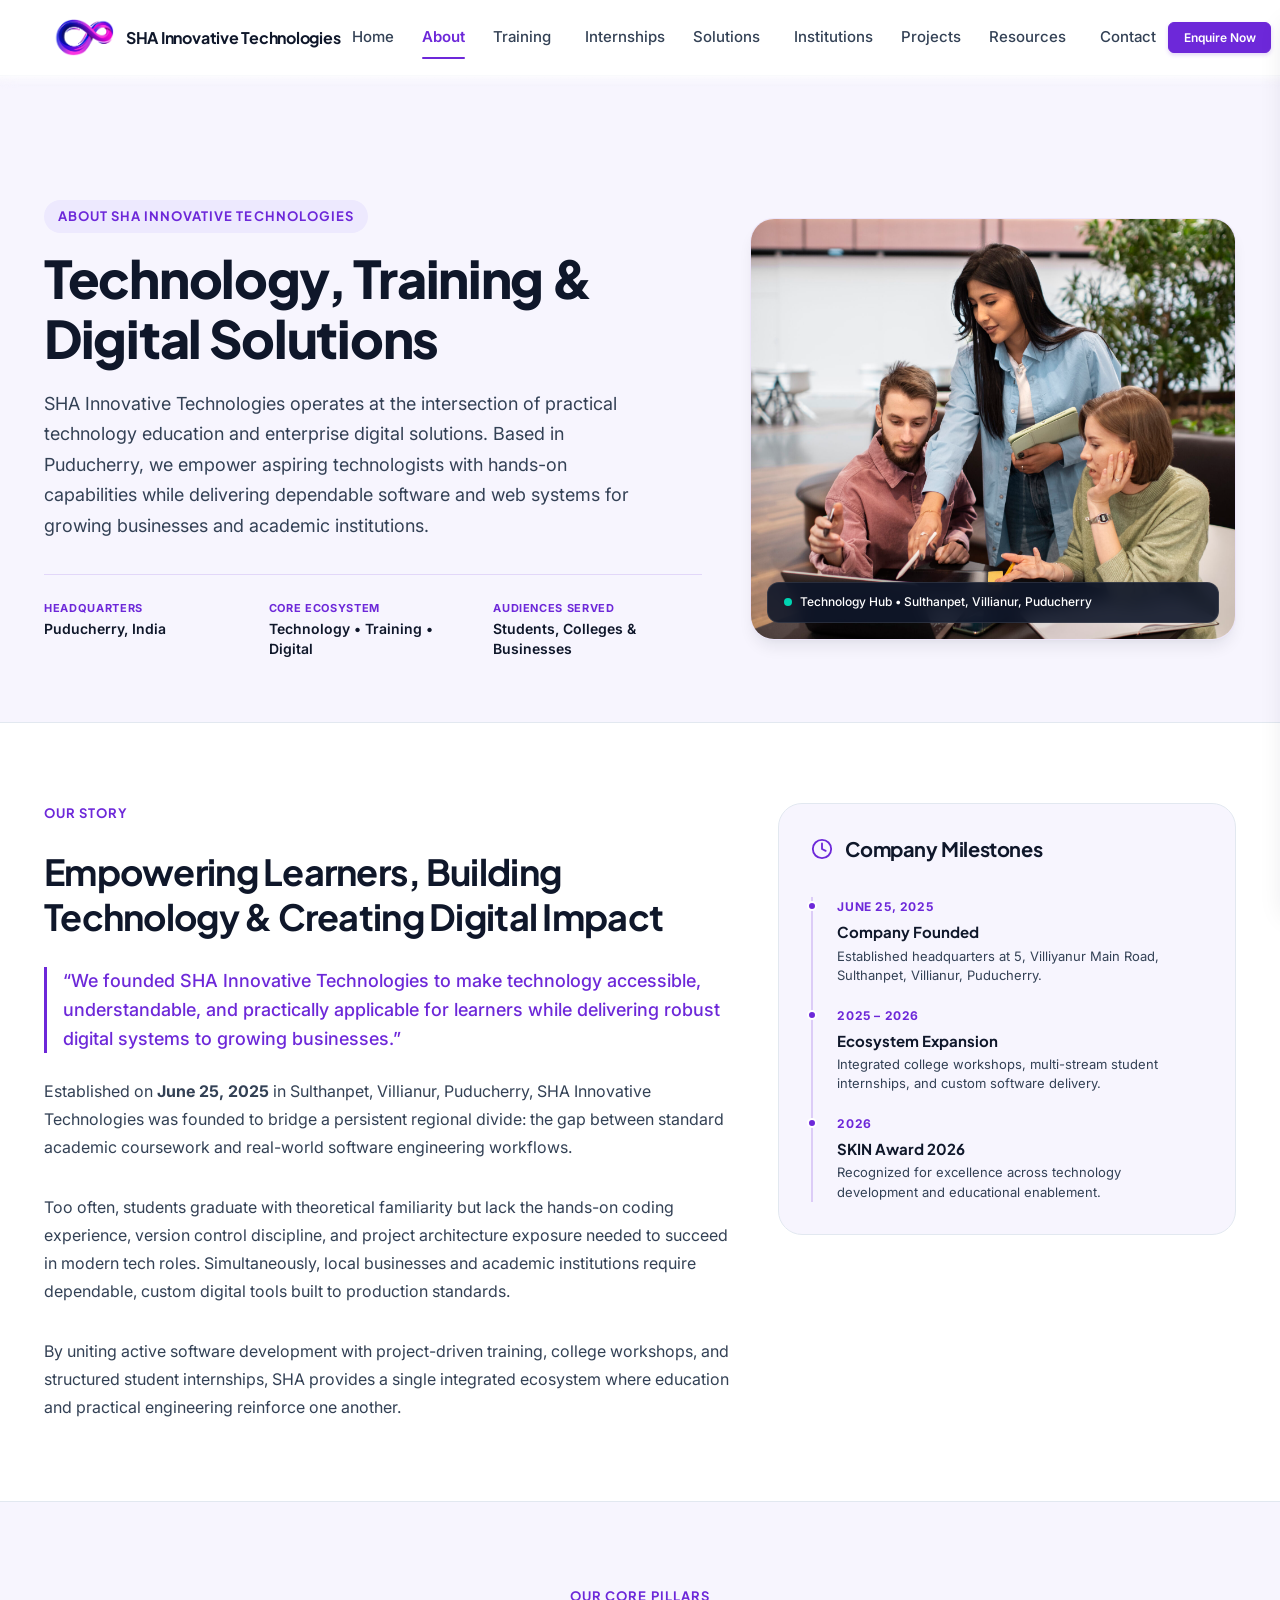
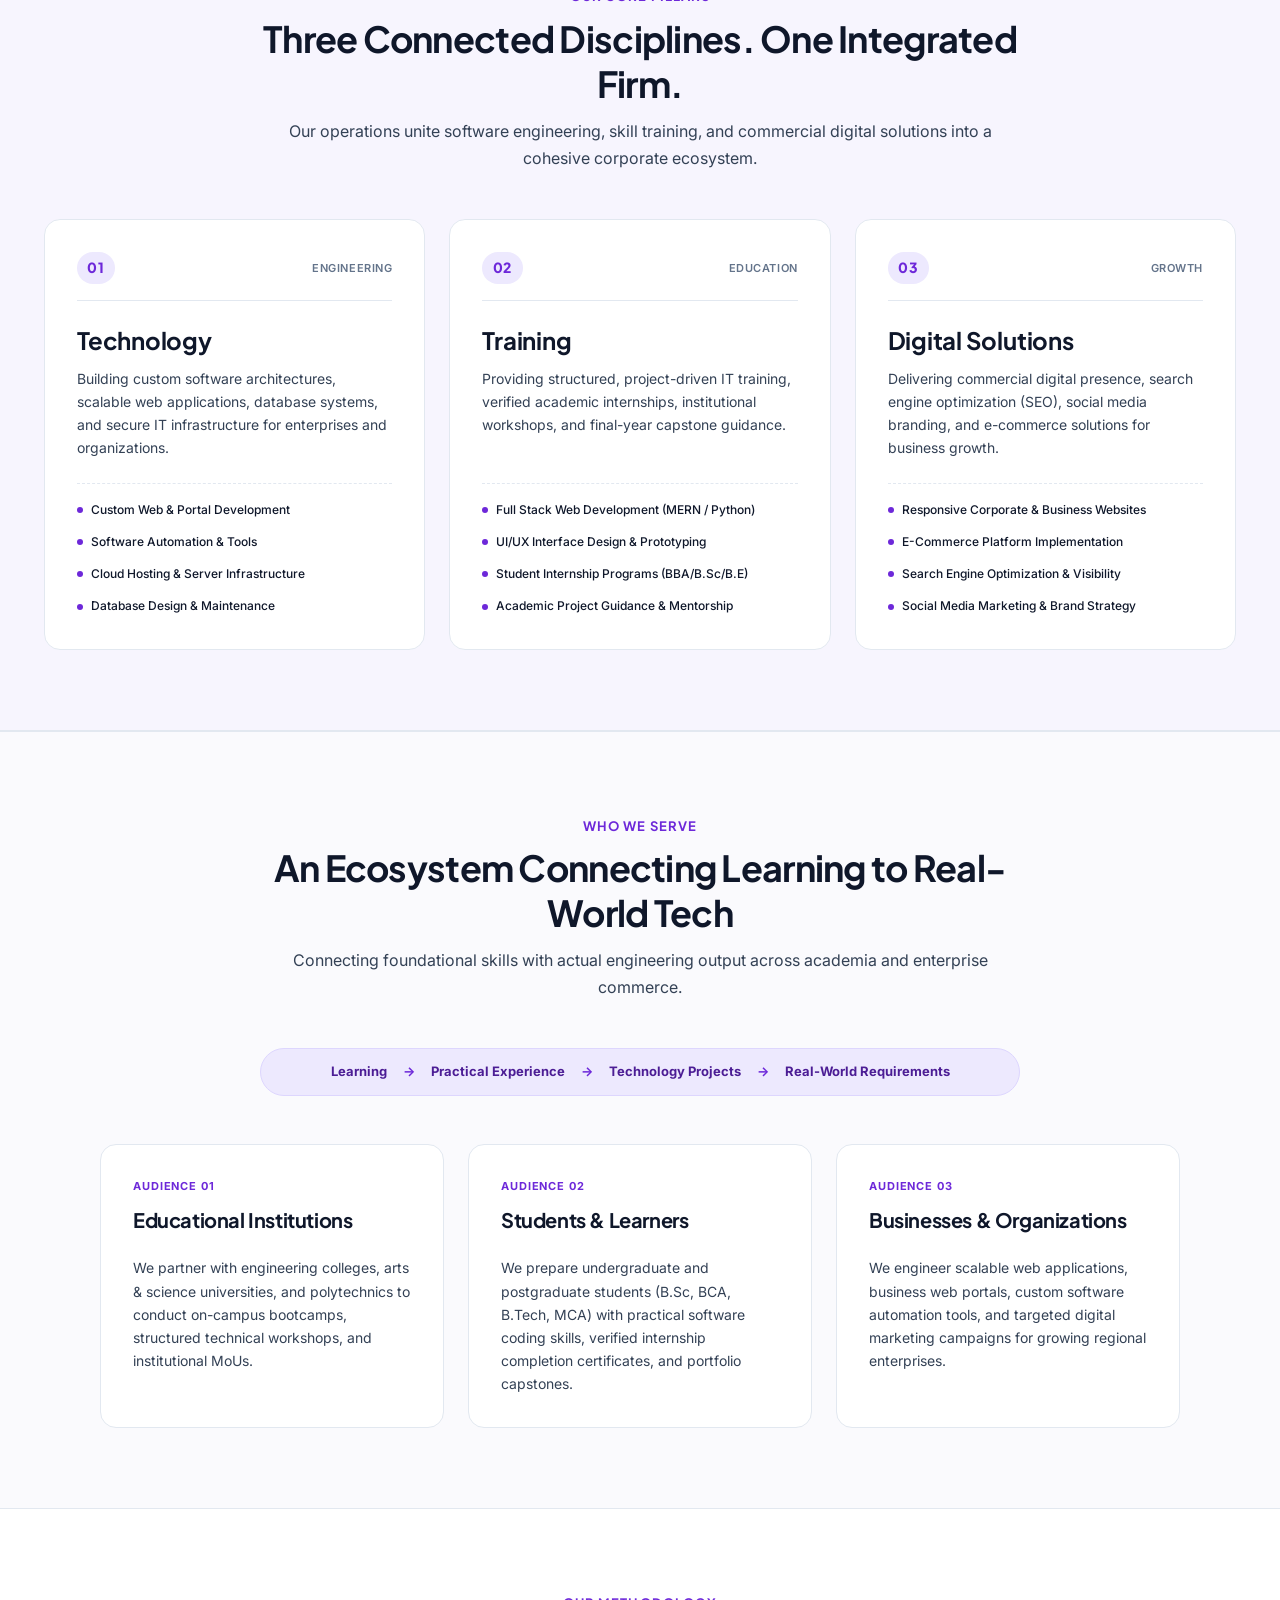
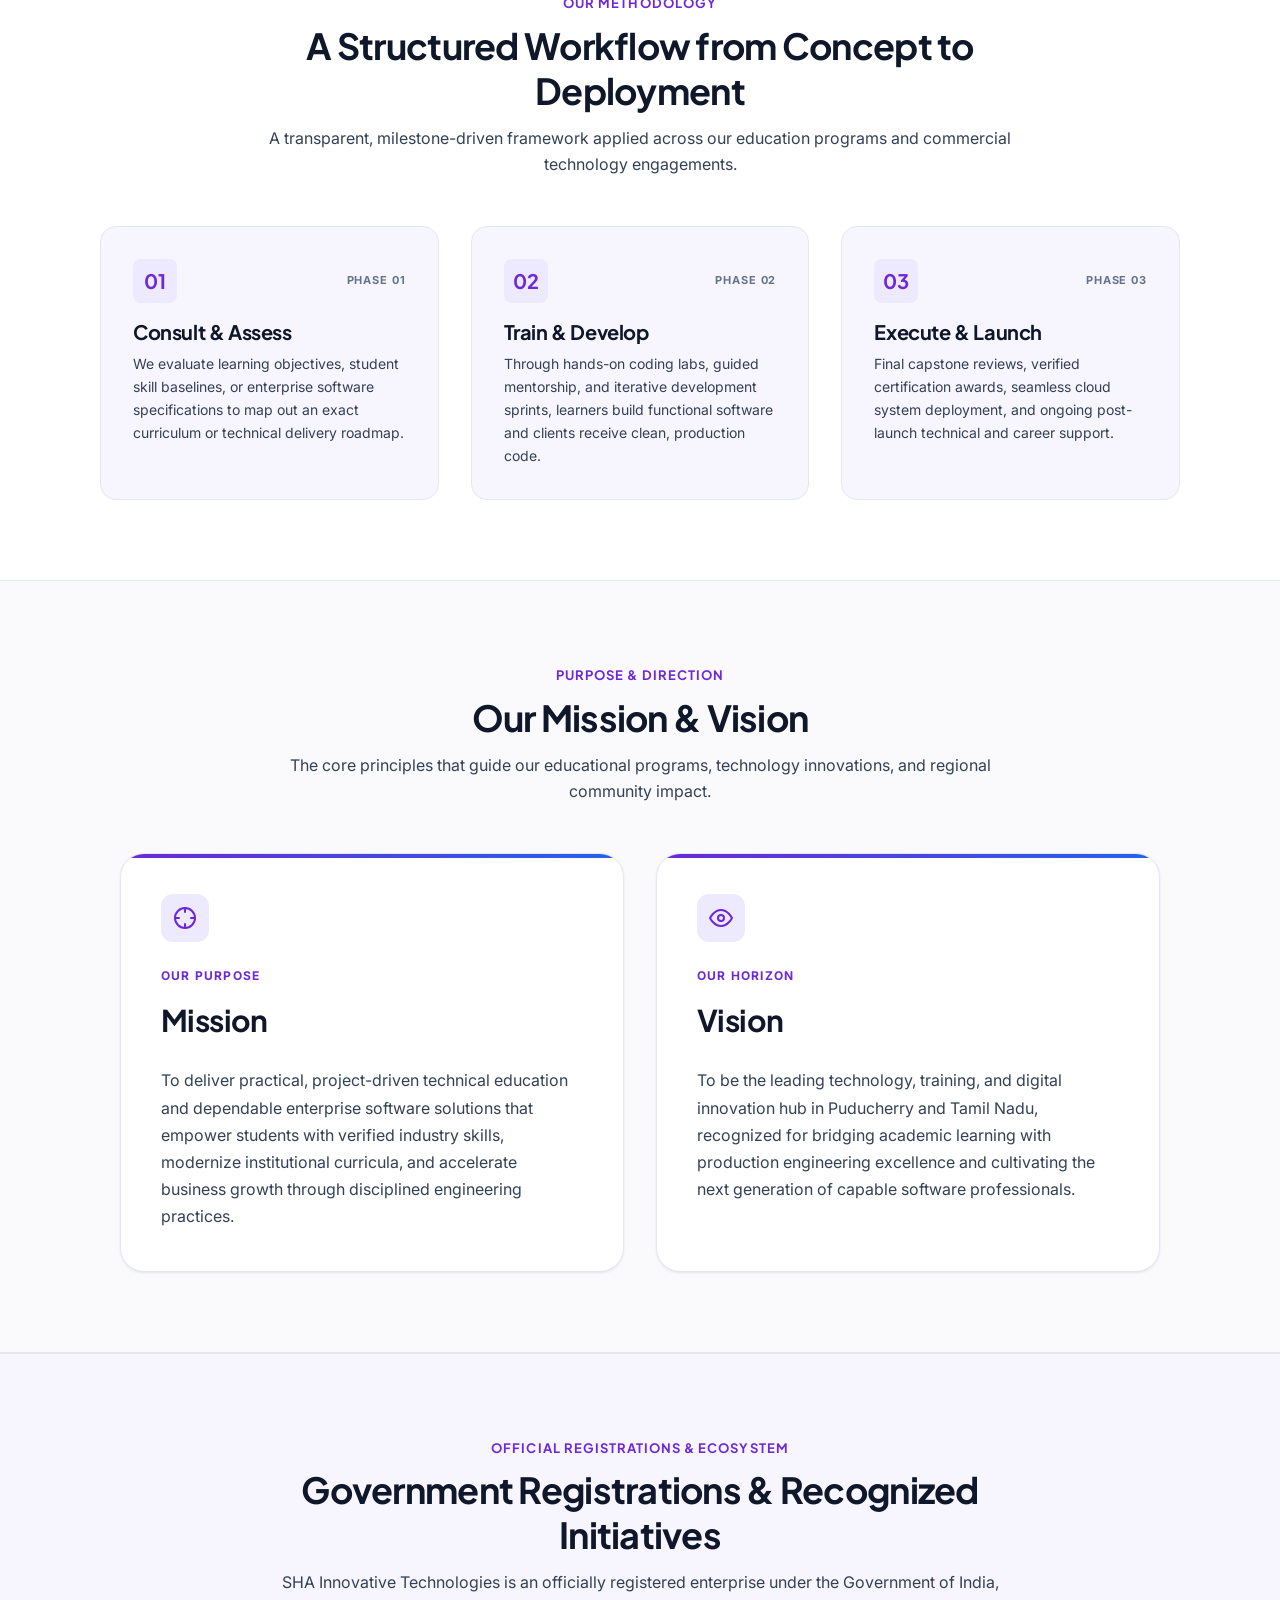
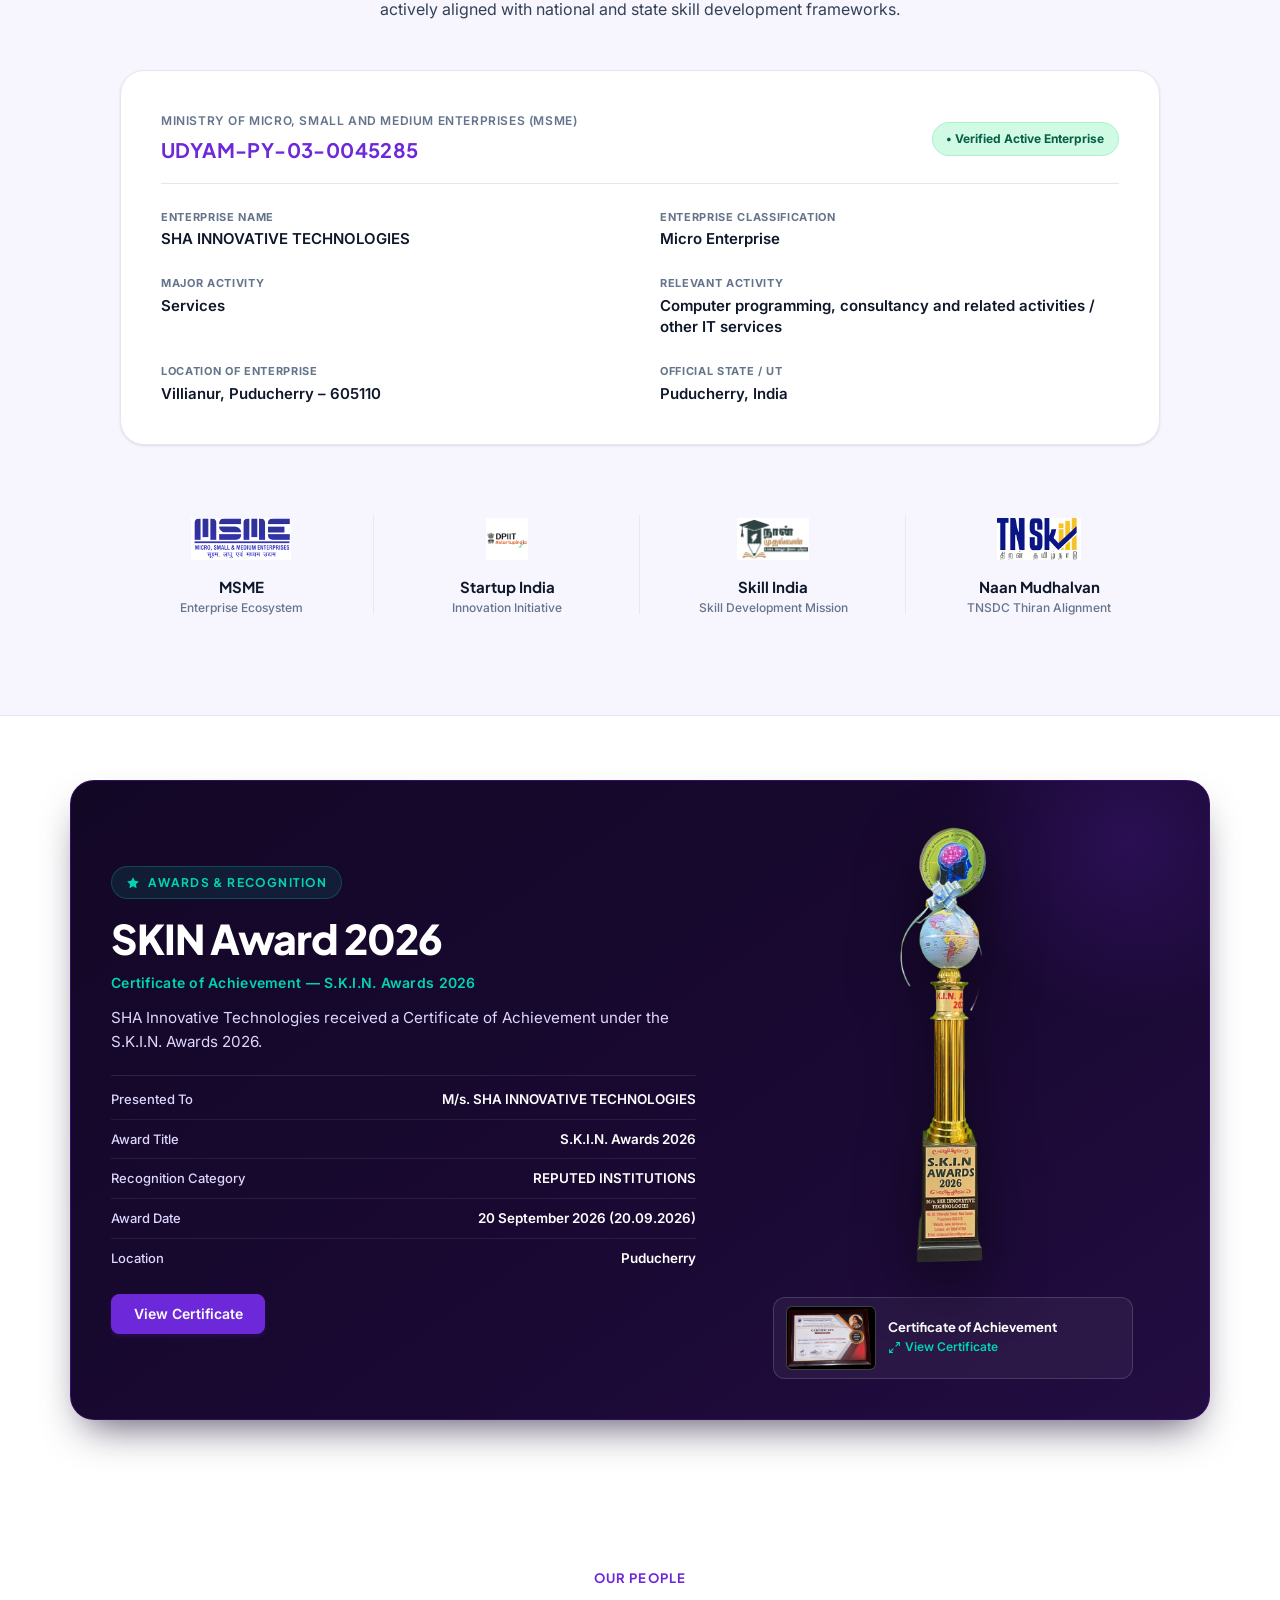
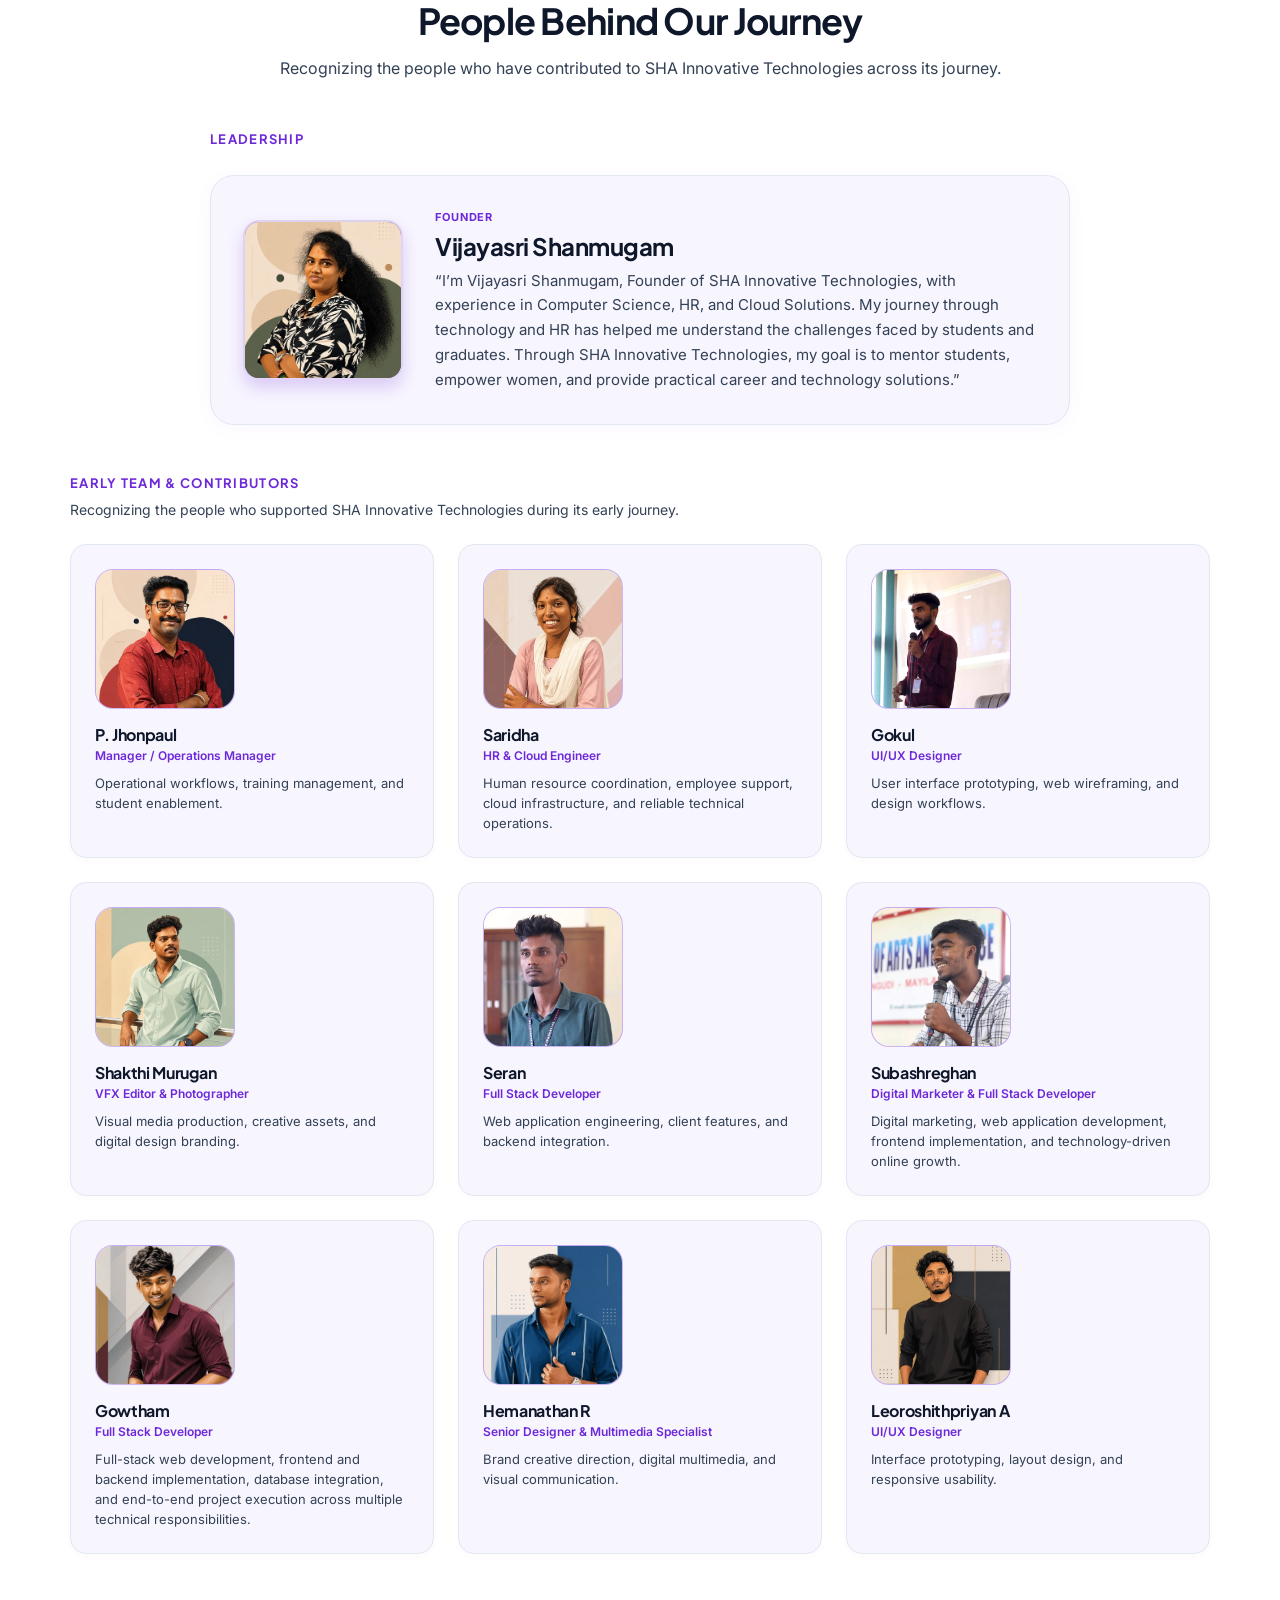
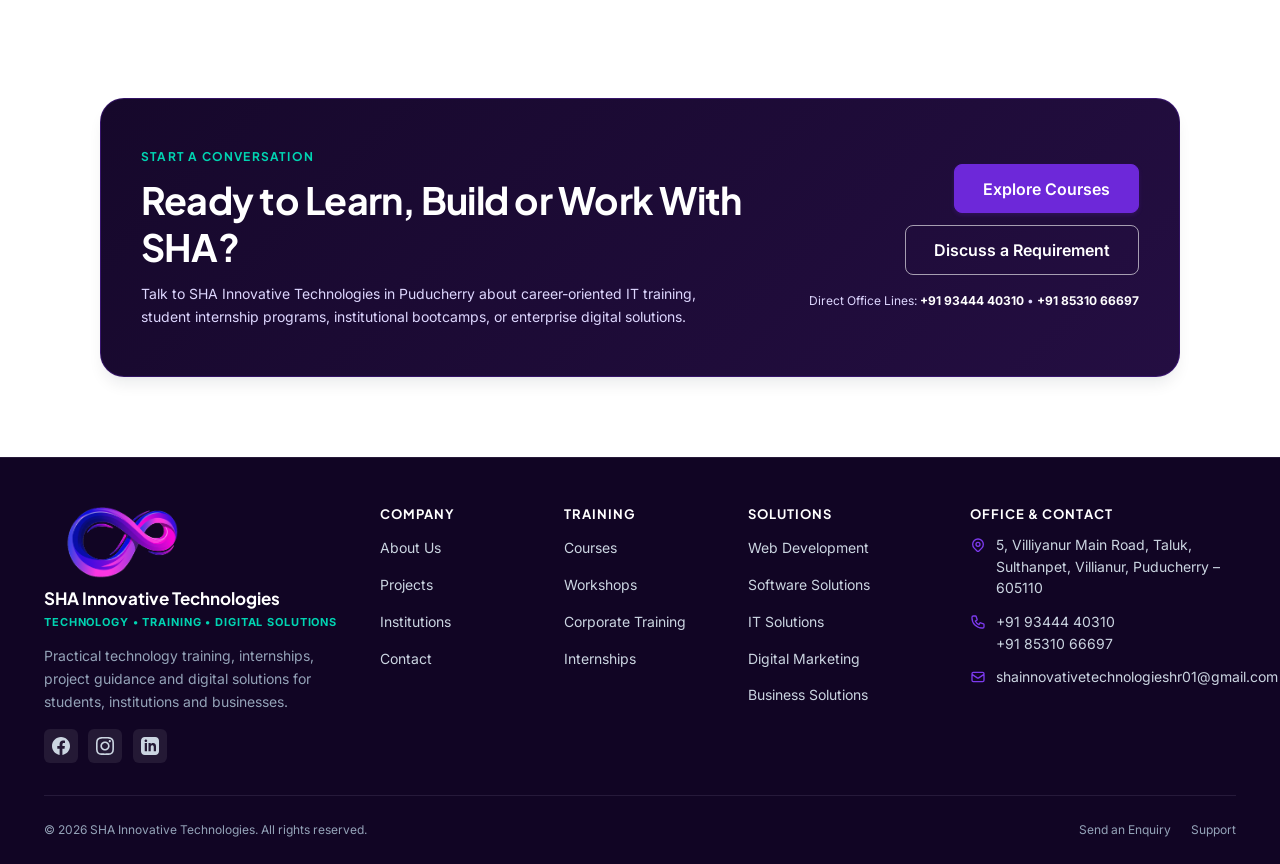
<file: about.html>
<!DOCTYPE html>
<html lang="en">

<head>
  <meta charset="UTF-8">
  <meta name="viewport" content="width=device-width, initial-scale=1.0">

  <!-- Primary SEO Metadata -->
  <title>About SHA Innovative Technologies | Technology, Training &amp; Digital Solutions</title>
  <meta name="description"
    content="Learn about SHA Innovative Technologies, our journey, people, technology focus, training approach, institutional engagement and digital solutions.">
  <meta name="keywords"
    content="About SHA Innovative Technologies, SKIN Award 2026, IT Training Company Puducherry, Web Development Pondicherry, UDYAM-PY-03-0045285, Student Internships Villianur, Software Solutions Pondicherry">
  <meta name="author" content="SHA Innovative Technologies">
  <meta name="robots" content="index, follow">
  <link rel="canonical" href="https://shainnovativetechnologies.com/about.html">

  <!-- Open Graph / Social Metadata -->
  <meta property="og:type" content="website">
  <meta property="og:site_name" content="SHA Innovative Technologies">
  <meta property="og:title"
    content="About SHA Innovative Technologies | Technology, Training &amp; Digital Solutions">
  <meta property="og:description"
    content="Learn about SHA Innovative Technologies, our journey, people, technology focus, training approach, institutional engagement and digital solutions.">
  <meta property="og:url" content="https://shainnovativetechnologies.com/about.html">
  <meta property="og:image" content="https://shainnovativetechnologies.com/assets/images/team-working.jpg">
  <meta property="og:image:width" content="1200">
  <meta property="og:image:height" content="800">
  <meta property="og:image:alt"
    content="Team working on technology solutions and training at SHA Innovative Technologies">
  <meta property="og:locale" content="en_IN">

  <!-- Twitter Cards -->
  <meta name="twitter:card" content="summary_large_image">
  <meta name="twitter:title" content="About Us | SHA Innovative Technologies">
  <meta name="twitter:description"
    content="Technology, Training &amp; Digital Solutions in Puducherry. Learn about our story, mission, working process, and awards.">
  <meta name="twitter:image" content="https://shainnovativetechnologies.com/assets/images/team-working.jpg">
  <meta name="twitter:image:alt" content="Team working at SHA Innovative Technologies">

  <!-- Favicon & Touch Icons -->
  <link rel="icon" type="image/png" sizes="32x32" href="assets/logos/sha-favicon-32x32.png?v=6">
  <link rel="icon" type="image/png" sizes="16x16" href="assets/logos/sha-favicon-16x16.png?v=6">
  <link rel="icon" type="image/png" sizes="512x512" href="assets/logos/sha-favicon.png?v=6">
  <link rel="apple-touch-icon" sizes="180x180" href="assets/logos/sha-apple-touch-icon.png?v=6">

  <!-- Core Stylesheets -->
  <link rel="stylesheet" href="css/style.css">
  <link rel="stylesheet" href="css/components.css">
  <link rel="stylesheet" href="css/responsive.css">

  <!-- Structured Data / JSON-LD -->
  <script type="application/ld+json">
  {
    "@context": "https://schema.org",
    "@graph": [
      {
        "@type": "WebPage",
        "@id": "https://shainnovativetechnologies.com/about.html#webpage",
        "url": "https://shainnovativetechnologies.com/about.html",
        "name": "About Us | SHA Innovative Technologies",
        "description": "Company history, core pillars, mission, vision, SKIN Award 2026 recognition, and government registrations of SHA Innovative Technologies in Puducherry.",
        "isPartOf": {
          "@id": "https://shainnovativetechnologies.com/#website"
        },
        "about": {
          "@id": "https://shainnovativetechnologies.com/#organization"
        },
        "inLanguage": "en-US"
      },
      {
        "@type": "BreadcrumbList",
        "@id": "https://shainnovativetechnologies.com/about.html#breadcrumb",
        "itemListElement": [
          {
            "@type": "ListItem",
            "position": 1,
            "name": "Home",
            "item": "https://shainnovativetechnologies.com/"
          },
          {
            "@type": "ListItem",
            "position": 2,
            "name": "About Us",
            "item": "https://shainnovativetechnologies.com/about.html"
          }
        ]
      }
    ]
  }
  </script>
</head>

<body class="about-page">

  <!-- Accessible Skip Link -->
  <a href="#main-content" class="skip-to-main">Skip to main content</a>

  <!-- ========================================================================= -->
  <!-- 1. GLOBAL HEADER & NAVIGATION BAR                                        -->
  <!-- ========================================================================= -->
  <header class="site-header" id="header">
    <div class="container navbar">

      <!-- Brand Logo & Name -->
      <a href="index.html" class="nav-brand" aria-label="SHA Innovative Technologies - Home">
        <img src="assets/logos/sha-logo-transparent.png" alt="SHA Logo" class="nav-brand-img" width="38" height="38">
        <span class="nav-brand-title">SHA Innovative Technologies</span>
      </a>

      <!-- Desktop Navigation Menu -->
      <nav class="nav-menu" aria-label="Main Navigation">
        <div class="nav-item">
          <a href="index.html" class="nav-link">Home</a>
        </div>
        <div class="nav-item">
          <a href="about.html" class="nav-link active" aria-current="page">About</a>
        </div>

        <!-- Dropdown: Training -->
        <div class="nav-item nav-dropdown">
          <button class="nav-link dropdown-toggle" aria-haspopup="true" aria-expanded="false" id="training-dropdown">
            Training
            <svg class="nav-link-chevron" viewBox="0 0 20 20" fill="currentColor" aria-hidden="true">
              <path fill-rule="evenodd"
                d="M5.23 7.21a.75.75 0 011.06.02L10 11.168l3.71-3.938a.75.75 0 111.08 1.04l-4.25 4.5a.75.75 0 01-1.08 0l-4.25-4.5a.75.75 0 01.02-1.06z"
                clip-rule="evenodd" />
            </svg>
          </button>
          <div class="dropdown-menu" aria-labelledby="training-dropdown">
            <a href="training.html" class="dropdown-item">
              <span class="dropdown-item-title">All Training Areas</span>
              <span class="dropdown-item-desc">Full Stack, UI/UX, Cloud &amp; AI</span>
            </a>
            <a href="training.html#training-formats" class="dropdown-item">
              <span class="dropdown-item-title">Training Formats</span>
              <span class="dropdown-item-desc">Students, Workshops &amp; Institutions</span>
            </a>
            <a href="training.html#project-learning" class="dropdown-item">
              <span class="dropdown-item-title">Project-Based Learning</span>
              <span class="dropdown-item-desc">Hands-on application development</span>
            </a>
          </div>
        </div>

        <div class="nav-item">
          <a href="internships.html" class="nav-link">Internships</a>
        </div>

        <!-- Dropdown: Solutions -->
        <div class="nav-item nav-dropdown">
          <button class="nav-link dropdown-toggle" aria-haspopup="true" aria-expanded="false" id="solutions-dropdown">
            Solutions
            <svg class="nav-link-chevron" viewBox="0 0 20 20" fill="currentColor" aria-hidden="true">
              <path fill-rule="evenodd"
                d="M5.23 7.21a.75.75 0 011.06.02L10 11.168l3.71-3.938a.75.75 0 111.08 1.04l-4.25 4.5a.75.75 0 01-1.08 0l-4.25-4.5a.75.75 0 01.02-1.06z"
                clip-rule="evenodd" />
            </svg>
          </button>
          <div class="dropdown-menu" aria-labelledby="solutions-dropdown">
            <a href="solutions.html" class="dropdown-item">
              <span class="dropdown-item-title">All Solutions</span>
              <span class="dropdown-item-desc">Web, Software, IT &amp; Digital</span>
            </a>
            <a href="solutions.html#web-development" class="dropdown-item">
              <span class="dropdown-item-title">Web Development</span>
              <span class="dropdown-item-desc">Fast, responsive &amp; scalable web apps</span>
            </a>
            <a href="solutions.html#software-solutions" class="dropdown-item">
              <span class="dropdown-item-title">Software Solutions</span>
              <span class="dropdown-item-desc">Custom business workflow applications</span>
            </a>
            <a href="solutions.html#it-solutions" class="dropdown-item">
              <span class="dropdown-item-title">IT Solutions</span>
              <span class="dropdown-item-desc">Support, setup &amp; maintenance</span>
            </a>
            <a href="solutions.html#digital-marketing" class="dropdown-item">
              <span class="dropdown-item-title">Digital Marketing</span>
              <span class="dropdown-item-desc">SEO, content &amp; online presence</span>
            </a>
          </div>
        </div>

        <div class="nav-item">
          <a href="institutions.html" class="nav-link">Institutions</a>
        </div>
        <div class="nav-item">
          <a href="projects.html" class="nav-link">Projects</a>
        </div>

        <!-- Dropdown: Resources -->
        <div class="nav-item nav-dropdown">
          <button class="nav-link dropdown-toggle" aria-haspopup="true" aria-expanded="false" id="resources-dropdown">
            Resources
            <svg class="nav-link-chevron" viewBox="0 0 20 20" fill="currentColor" aria-hidden="true">
              <path fill-rule="evenodd"
                d="M5.23 7.21a.75.75 0 011.06.02L10 11.168l3.71-3.938a.75.75 0 111.08 1.04l-4.25 4.5a.75.75 0 01-1.08 0l-4.25-4.5a.75.75 0 01.02-1.06z"
                clip-rule="evenodd" />
            </svg>
          </button>
          <div class="dropdown-menu" aria-labelledby="resources-dropdown">
            <a href="resources.html#knowledge-library" class="dropdown-item">
              <span class="dropdown-item-title">Insights &amp; Articles</span>
              <span class="dropdown-item-desc">Tech trends and career guidance</span>
            </a>
            <a href="resources.html#resource-faq" class="dropdown-item">
              <span class="dropdown-item-title">FAQ</span>
              <span class="dropdown-item-desc">Common questions answered</span>
            </a>
            <a href="resources.html#career-paths" class="dropdown-item">
              <span class="dropdown-item-title">Career Paths</span>
              <span class="dropdown-item-desc">Technology roadmaps and learning</span>
            </a>
          </div>
        </div>

        <div class="nav-item">
          <a href="contact.html" class="nav-link">Contact</a>
        </div>
      </nav>

      <!-- Nav CTA & Mobile Hamburger -->
      <div class="nav-actions">
        <a href="index.html#enquiry" class="btn btn-primary btn-sm btn-desktop">Enquire Now</a>

        <button class="mobile-nav-toggle" aria-label="Toggle navigation menu" aria-expanded="false"
          aria-controls="mobile-nav-drawer">
          <span class="hamburger-icon" aria-hidden="true"></span>
        </button>
      </div>

    </div>
  </header>

  <!-- Mobile Overlay & Drawer -->
  <div class="mobile-overlay" aria-hidden="true"></div>
  <aside class="mobile-drawer" id="mobile-nav-drawer" aria-label="Mobile Navigation" aria-hidden="true">
    <div class="drawer-header">
      <a href="index.html" class="nav-brand" aria-label="SHA Innovative Technologies - Home">
        <img src="assets/logos/sha-logo-transparent.png" alt="SHA Logo" class="nav-brand-img"
          style="height: 32px; width: auto;">
        <span class="nav-brand-title">SHA Innovative Technologies</span>
      </a>
    </div>

    <nav class="drawer-nav">
      <a href="index.html" class="nav-link">Home</a>
      <a href="about.html" class="nav-link active">About Us</a>
      <a href="training.html" class="nav-link">IT Training &amp; Courses</a>
      <a href="internships.html" class="nav-link">Internship Programs</a>
      <a href="solutions.html" class="nav-link">Technology Solutions</a>
      <a href="institutions.html" class="nav-link">College Partnerships</a>
      <a href="projects.html" class="nav-link">Project Guidance</a>
      <a href="resources.html" class="nav-link">Resources &amp; FAQ</a>
      <a href="contact.html" class="nav-link">Contact</a>
    </nav>

    <div class="drawer-footer">
      <a href="index.html#enquiry" class="btn btn-primary btn-block">Enquire Now</a>
      <p class="text-xs text-muted" style="margin-top: var(--space-3); text-align: center;">
        Direct Line: +91 93444 40310
      </p>
    </div>
  </aside>

  <!-- ========================================================================= -->
  <!-- MAIN CONTENT AREA                                                         -->
  <!-- ========================================================================= -->
  <main id="main-content">

    <!-- ----------------------------------------------------------------------- -->
    <!-- SECTION 01: ABOUT SHA INNOVATIVE TECHNOLOGIES (HERO)                  -->
    <!-- ----------------------------------------------------------------------- -->
    <section class="about-hero-section" id="about-hero" aria-labelledby="about-hero-heading">
      <div class="container">
        <div class="about-hero-grid">

          <!-- Hero Text Content -->
          <div class="about-hero-content animate-fade-in">
            <span class="about-hero-eyebrow">ABOUT SHA INNOVATIVE TECHNOLOGIES</span>
            <h1 class="about-hero-title" id="about-hero-heading">
              Technology, Training &amp; Digital Solutions
            </h1>
            <p class="about-hero-lead">
              SHA Innovative Technologies operates at the intersection of practical technology education and enterprise
              digital solutions. Based in Puducherry, we empower aspiring technologists with hands-on capabilities while
              delivering dependable software and web systems for growing businesses and academic institutions.
            </p>

            <!-- Metadata Highlights Strip -->
            <div class="about-hero-meta-strip">
              <div class="about-meta-item">
                <span class="about-meta-label">Headquarters</span>
                <span class="about-meta-value">Puducherry, India</span>
              </div>
              <div class="about-meta-item">
                <span class="about-meta-label">Core Ecosystem</span>
                <span class="about-meta-value">Technology &bull; Training &bull; Digital</span>
              </div>
              <div class="about-meta-item">
                <span class="about-meta-label">Audiences Served</span>
                <span class="about-meta-value">Students, Colleges &amp; Businesses</span>
              </div>
            </div>
          </div>

          <!-- Hero Editorial Visual -->
          <div class="about-hero-visual animate-fade-in">
            <div class="about-hero-image-wrapper">
              <img src="assets/images/team-working.jpg"
                alt="Technology team collaborating on software and training at SHA Innovative Technologies"
                class="about-hero-image" width="640" height="420" loading="eager">
              <div class="about-hero-caption-tag">
                <span class="about-hero-caption-dot" aria-hidden="true"></span>
                <span>Technology Hub &bull; Sulthanpet, Villianur, Puducherry</span>
              </div>
            </div>
          </div>

        </div>
      </div>
    </section>

    <!-- ----------------------------------------------------------------------- -->
    <!-- SECTION 02: OUR STORY                                                 -->
    <!-- ----------------------------------------------------------------------- -->
    <section class="about-story-section" id="our-story" aria-labelledby="story-heading">
      <div class="container">
        <div class="about-story-grid">

          <!-- Editorial Story Narrative -->
          <div class="about-story-content animate-fade-in">
            <span class="about-section-eyebrow">OUR STORY</span>
            <h2 class="about-section-title" id="story-heading">
              Empowering Learners, Building Technology &amp; Creating Digital Impact
            </h2>
            <div class="about-story-quote">
              &ldquo;We founded SHA Innovative Technologies to make technology accessible, understandable, and
              practically applicable for learners while delivering robust digital systems to growing businesses.&rdquo;
            </div>
            <p class="about-story-text">
              Established on <strong>June 25, 2025</strong> in Sulthanpet, Villianur, Puducherry, SHA Innovative
              Technologies was founded to bridge a persistent regional divide: the gap between standard academic
              coursework and real-world software engineering workflows.
            </p>
            <p class="about-story-text">
              Too often, students graduate with theoretical familiarity but lack the hands-on coding experience, version
              control discipline, and project architecture exposure needed to succeed in modern tech roles.
              Simultaneously, local businesses and academic institutions require dependable, custom digital tools built
              to production standards.
            </p>
            <p class="about-story-text">
              By uniting active software development with project-driven training, college workshops, and structured
              student internships, SHA provides a single integrated ecosystem where education and practical engineering
              reinforce one another.
            </p>
          </div>

          <!-- Milestone / Journey Card -->
          <aside class="about-story-milestone-card animate-fade-in">
            <h3 class="about-story-milestone-title">
              <span class="about-story-milestone-icon" aria-hidden="true">
                <svg width="22" height="22" viewBox="0 0 24 24" fill="none" stroke="currentColor" stroke-width="2"
                  stroke-linecap="round" stroke-linejoin="round">
                  <circle cx="12" cy="12" r="10"></circle>
                  <polyline points="12 6 12 12 16 14"></polyline>
                </svg>
              </span>
              Company Milestones
            </h3>

            <div class="about-milestone-list">
              <div class="about-milestone-item">
                <span class="about-milestone-date">June 25, 2025</span>
                <span class="about-milestone-label">Company Founded</span>
                <span class="about-milestone-desc">Established headquarters at 5, Villiyanur Main Road, Sulthanpet,
                  Villianur, Puducherry.</span>
              </div>
              <div class="about-milestone-item">
                <span class="about-milestone-date">2025 &ndash; 2026</span>
                <span class="about-milestone-label">Ecosystem Expansion</span>
                <span class="about-milestone-desc">Integrated college workshops, multi-stream student internships, and
                  custom software delivery.</span>
              </div>
              <div class="about-milestone-item">
                <span class="about-milestone-date">2026</span>
                <span class="about-milestone-label">SKIN Award 2026</span>
                <span class="about-milestone-desc">Recognized for excellence across technology development and
                  educational enablement.</span>
              </div>
            </div>
          </aside>

        </div>
      </div>
    </section>

    <!-- ----------------------------------------------------------------------- -->
    <!-- SECTION 03: OUR CORE PILLARS                                          -->
    <!-- ----------------------------------------------------------------------- -->
    <section class="about-pillars-section" id="what-we-do" aria-labelledby="pillars-heading">
      <div class="container">

        <div class="about-section-header animate-fade-in">
          <span class="about-section-eyebrow">OUR CORE PILLARS</span>
          <h2 class="about-section-title" id="pillars-heading">
            Three Connected Disciplines. One Integrated Firm.
          </h2>
          <p class="about-section-subtitle">
            Our operations unite software engineering, skill training, and commercial digital solutions into a cohesive
            corporate ecosystem.
          </p>
        </div>

        <div class="about-pillars-grid">

          <!-- Pillar 1: Technology -->
          <div class="about-pillar-panel animate-fade-in">
            <div class="about-pillar-top">
              <span class="about-pillar-num">01</span>
              <span class="about-pillar-badge">Engineering</span>
            </div>
            <h3 class="about-pillar-title">Technology</h3>
            <p class="about-pillar-desc">
              Building custom software architectures, scalable web applications, database systems, and secure IT
              infrastructure for enterprises and organizations.
            </p>
            <ul class="about-pillar-list">
              <li class="about-pillar-item">
                <span class="about-pillar-bullet" aria-hidden="true"></span>
                <span>Custom Web &amp; Portal Development</span>
              </li>
              <li class="about-pillar-item">
                <span class="about-pillar-bullet" aria-hidden="true"></span>
                <span>Software Automation &amp; Tools</span>
              </li>
              <li class="about-pillar-item">
                <span class="about-pillar-bullet" aria-hidden="true"></span>
                <span>Cloud Hosting &amp; Server Infrastructure</span>
              </li>
              <li class="about-pillar-item">
                <span class="about-pillar-bullet" aria-hidden="true"></span>
                <span>Database Design &amp; Maintenance</span>
              </li>
            </ul>
          </div>

          <!-- Pillar 2: Training -->
          <div class="about-pillar-panel animate-fade-in">
            <div class="about-pillar-top">
              <span class="about-pillar-num">02</span>
              <span class="about-pillar-badge">Education</span>
            </div>
            <h3 class="about-pillar-title">Training</h3>
            <p class="about-pillar-desc">
              Providing structured, project-driven IT training, verified academic internships, institutional workshops,
              and final-year capstone guidance.
            </p>
            <ul class="about-pillar-list">
              <li class="about-pillar-item">
                <span class="about-pillar-bullet" aria-hidden="true"></span>
                <span>Full Stack Web Development (MERN / Python)</span>
              </li>
              <li class="about-pillar-item">
                <span class="about-pillar-bullet" aria-hidden="true"></span>
                <span>UI/UX Interface Design &amp; Prototyping</span>
              </li>
              <li class="about-pillar-item">
                <span class="about-pillar-bullet" aria-hidden="true"></span>
                <span>Student Internship Programs (BBA/B.Sc/B.E)</span>
              </li>
              <li class="about-pillar-item">
                <span class="about-pillar-bullet" aria-hidden="true"></span>
                <span>Academic Project Guidance &amp; Mentorship</span>
              </li>
            </ul>
          </div>

          <!-- Pillar 3: Digital Solutions -->
          <div class="about-pillar-panel animate-fade-in">
            <div class="about-pillar-top">
              <span class="about-pillar-num">03</span>
              <span class="about-pillar-badge">Growth</span>
            </div>
            <h3 class="about-pillar-title">Digital Solutions</h3>
            <p class="about-pillar-desc">
              Delivering commercial digital presence, search engine optimization (SEO), social media branding, and
              e-commerce solutions for business growth.
            </p>
            <ul class="about-pillar-list">
              <li class="about-pillar-item">
                <span class="about-pillar-bullet" aria-hidden="true"></span>
                <span>Responsive Corporate &amp; Business Websites</span>
              </li>
              <li class="about-pillar-item">
                <span class="about-pillar-bullet" aria-hidden="true"></span>
                <span>E-Commerce Platform Implementation</span>
              </li>
              <li class="about-pillar-item">
                <span class="about-pillar-bullet" aria-hidden="true"></span>
                <span>Search Engine Optimization &amp; Visibility</span>
              </li>
              <li class="about-pillar-item">
                <span class="about-pillar-bullet" aria-hidden="true"></span>
                <span>Social Media Marketing &amp; Brand Strategy</span>
              </li>
            </ul>
          </div>

        </div>

      </div>
    </section>

    <!-- ----------------------------------------------------------------------- -->
    <!-- SECTION 04: WHO WE SERVE                                              -->
    <!-- ----------------------------------------------------------------------- -->
    <section class="about-who-section" id="who-we-serve" aria-labelledby="who-heading">
      <div class="container">

        <div class="about-section-header animate-fade-in">
          <span class="about-section-eyebrow">WHO WE SERVE</span>
          <h2 class="about-section-title" id="who-heading">
            An Ecosystem Connecting Learning to Real-World Tech
          </h2>
          <p class="about-section-subtitle">
            Connecting foundational skills with actual engineering output across academia and enterprise commerce.
          </p>
        </div>

        <!-- Connected Flow Ribbon -->
        <div class="about-pipeline-ribbon animate-fade-in">
          <span>Learning</span>
          <span class="about-pipeline-ribbon-arrow" aria-hidden="true">&rarr;</span>
          <span>Practical Experience</span>
          <span class="about-pipeline-ribbon-arrow" aria-hidden="true">&rarr;</span>
          <span>Technology Projects</span>
          <span class="about-pipeline-ribbon-arrow" aria-hidden="true">&rarr;</span>
          <span>Real-World Requirements</span>
        </div>

        <div class="about-who-grid">

          <!-- Audience 1 -->
          <div class="about-who-card animate-fade-in">
            <span class="about-who-tag">Audience 01</span>
            <h3 class="about-who-title">Educational Institutions</h3>
            <p class="about-who-text">
              We partner with engineering colleges, arts &amp; science universities, and polytechnics to conduct
              on-campus bootcamps, structured technical workshops, and institutional MoUs.
            </p>
          </div>

          <!-- Audience 2 -->
          <div class="about-who-card animate-fade-in">
            <span class="about-who-tag">Audience 02</span>
            <h3 class="about-who-title">Students &amp; Learners</h3>
            <p class="about-who-text">
              We prepare undergraduate and postgraduate students (B.Sc, BCA, B.Tech, MCA) with practical software coding
              skills, verified internship completion certificates, and portfolio capstones.
            </p>
          </div>

          <!-- Audience 3 -->
          <div class="about-who-card animate-fade-in">
            <span class="about-who-tag">Audience 03</span>
            <h3 class="about-who-title">Businesses &amp; Organizations</h3>
            <p class="about-who-text">
              We engineer scalable web applications, business web portals, custom software automation tools, and
              targeted digital marketing campaigns for growing regional enterprises.
            </p>
          </div>

        </div>

      </div>
    </section>

    <!-- ----------------------------------------------------------------------- -->
    <!-- SECTION 05: OUR METHODOLOGY                                           -->
    <!-- ----------------------------------------------------------------------- -->
    <section class="about-process-section" id="our-process" aria-labelledby="process-heading">
      <div class="container">

        <div class="about-section-header animate-fade-in">
          <span class="about-section-eyebrow">OUR METHODOLOGY</span>
          <h2 class="about-section-title" id="process-heading">
            A Structured Workflow from Concept to Deployment
          </h2>
          <p class="about-section-subtitle">
            A transparent, milestone-driven framework applied across our education programs and commercial technology
            engagements.
          </p>
        </div>

        <div class="about-process-timeline">

          <!-- Step 1 -->
          <div class="about-process-step animate-fade-in">
            <div class="about-process-header">
              <span class="about-process-num">01</span>
              <span class="about-process-tag">Phase 01</span>
            </div>
            <h3 class="about-process-title">Consult &amp; Assess</h3>
            <p class="about-process-text">
              We evaluate learning objectives, student skill baselines, or enterprise software specifications to map out
              an exact curriculum or technical delivery roadmap.
            </p>
          </div>

          <!-- Step 2 -->
          <div class="about-process-step animate-fade-in">
            <div class="about-process-header">
              <span class="about-process-num">02</span>
              <span class="about-process-tag">Phase 02</span>
            </div>
            <h3 class="about-process-title">Train &amp; Develop</h3>
            <p class="about-process-text">
              Through hands-on coding labs, guided mentorship, and iterative development sprints, learners build
              functional software and clients receive clean, production code.
            </p>
          </div>

          <!-- Step 3 -->
          <div class="about-process-step animate-fade-in">
            <div class="about-process-header">
              <span class="about-process-num">03</span>
              <span class="about-process-tag">Phase 03</span>
            </div>
            <h3 class="about-process-title">Execute &amp; Launch</h3>
            <p class="about-process-text">
              Final capstone reviews, verified certification awards, seamless cloud system deployment, and ongoing
              post-launch technical and career support.
            </p>
          </div>

        </div>

      </div>
    </section>

    <!-- ----------------------------------------------------------------------- -->
    <!-- SECTION 06: PURPOSE & DIRECTION                                       -->
    <!-- ----------------------------------------------------------------------- -->
    <section class="about-mv-section" id="mission-vision" aria-labelledby="mv-heading">
      <div class="container">

        <div class="about-section-header animate-fade-in">
          <span class="about-section-eyebrow">PURPOSE &amp; DIRECTION</span>
          <h2 class="about-section-title" id="mv-heading">
            Our Mission &amp; Vision
          </h2>
          <p class="about-section-subtitle">
            The core principles that guide our educational programs, technology innovations, and regional community
            impact.
          </p>
        </div>

        <div class="about-mv-grid">

          <!-- Mission Card -->
          <div class="about-mv-card animate-fade-in">
            <div class="about-mv-icon-box" aria-hidden="true">
              <svg width="24" height="24" viewBox="0 0 24 24" fill="none" stroke="currentColor" stroke-width="2"
                stroke-linecap="round" stroke-linejoin="round">
                <circle cx="12" cy="12" r="10"></circle>
                <line x1="22" y1="12" x2="18" y2="12"></line>
                <line x1="6" y1="12" x2="2" y2="12"></line>
                <line x1="12" y1="6" x2="12" y2="2"></line>
                <line x1="12" y1="22" x2="12" y2="18"></line>
              </svg>
            </div>
            <span class="about-mv-tag">OUR PURPOSE</span>
            <h3 class="about-mv-title">Mission</h3>
            <p class="about-mv-text">
              To deliver practical, project-driven technical education and dependable enterprise software solutions that
              empower students with verified industry skills, modernize institutional curricula, and accelerate business
              growth through disciplined engineering practices.
            </p>
          </div>

          <!-- Vision Card -->
          <div class="about-mv-card animate-fade-in">
            <div class="about-mv-icon-box" aria-hidden="true">
              <svg width="24" height="24" viewBox="0 0 24 24" fill="none" stroke="currentColor" stroke-width="2"
                stroke-linecap="round" stroke-linejoin="round">
                <path d="M1 12s4-8 11-8 11 8 11 8-4 8-11 8-11-8-11-8z"></path>
                <circle cx="12" cy="12" r="3"></circle>
              </svg>
            </div>
            <span class="about-mv-tag">OUR HORIZON</span>
            <h3 class="about-mv-title">Vision</h3>
            <p class="about-mv-text">
              To be the leading technology, training, and digital innovation hub in Puducherry and Tamil Nadu,
              recognized for bridging academic learning with production engineering excellence and cultivating the next
              generation of capable software professionals.
            </p>
          </div>

        </div>

      </div>
    </section>

    <!-- ----------------------------------------------------------------------- -->
    <!-- SECTION 07: OFFICIAL REGISTRATIONS & ECOSYSTEM                        -->
    <!-- ----------------------------------------------------------------------- -->
    <section class="about-registrations-section" id="registrations" aria-labelledby="registrations-heading">
      <div class="container">

        <div class="about-section-header animate-fade-in">
          <span class="about-section-eyebrow">OFFICIAL REGISTRATIONS &amp; ECOSYSTEM</span>
          <h2 class="about-section-title" id="registrations-heading">
            Government Registrations &amp; Recognized Initiatives
          </h2>
          <p class="about-section-subtitle">
            SHA Innovative Technologies is an officially registered enterprise under the Government of India, actively
            aligned with national and state skill development frameworks.
          </p>
        </div>

        <!-- Verified UDYAM Registration Card -->
        <div class="about-udyam-card animate-fade-in">
          <div class="about-udyam-header">
            <div class="about-udyam-title-group">
              <span class="about-udyam-label">Ministry of Micro, Small and Medium Enterprises (MSME)</span>
              <span class="about-udyam-reg-num">UDYAM-PY-03-0045285</span>
            </div>
            <span class="about-udyam-badge">&bull; Verified Active Enterprise</span>
          </div>

          <div class="about-udyam-grid">
            <div class="about-udyam-detail-item">
              <span class="about-udyam-key">Enterprise Name</span>
              <span class="about-udyam-val">SHA INNOVATIVE TECHNOLOGIES</span>
            </div>
            <div class="about-udyam-detail-item">
              <span class="about-udyam-key">Enterprise Classification</span>
              <span class="about-udyam-val">Micro Enterprise</span>
            </div>
            <div class="about-udyam-detail-item">
              <span class="about-udyam-key">Major Activity</span>
              <span class="about-udyam-val">Services</span>
            </div>
            <div class="about-udyam-detail-item">
              <span class="about-udyam-key">Relevant Activity</span>
              <span class="about-udyam-val">Computer programming, consultancy and related activities / other IT
                services</span>
            </div>
            <div class="about-udyam-detail-item">
              <span class="about-udyam-key">Location of Enterprise</span>
              <span class="about-udyam-val">Villianur, Puducherry &ndash; 605110</span>
            </div>
            <div class="about-udyam-detail-item">
              <span class="about-udyam-key">Official State / UT</span>
              <span class="about-udyam-val">Puducherry, India</span>
            </div>
          </div>
        </div>

        <!-- Regional & National Ecosystem Recognition Grid -->
        <div class="about-ecosystem-strip">
          <div class="recognition-grid">

            <div class="credibility-item animate-fade-in">
              <div class="credibility-logo-box">
                <img src="assets/images/msme-logo.png" alt="MSME - Ministry of Micro, Small and Medium Enterprises"
                  class="credibility-logo" width="130" height="42" loading="lazy">
              </div>
              <div class="credibility-item-details">
                <span class="credibility-org-name">MSME</span>
                <span class="credibility-verified-tag">Enterprise Ecosystem</span>
              </div>
            </div>

            <div class="credibility-item animate-fade-in">
              <div class="credibility-logo-box">
                <img src="assets/images/startup-india.png" alt="Startup India National Initiative"
                  class="credibility-logo" width="130" height="42" loading="lazy">
              </div>
              <div class="credibility-item-details">
                <span class="credibility-org-name">Startup India</span>
                <span class="credibility-verified-tag">Innovation Initiative</span>
              </div>
            </div>

            <div class="credibility-item animate-fade-in">
              <div class="credibility-logo-box">
                <img src="assets/images/skill-india.png" alt="Skill India National Skill Development Initiative"
                  class="credibility-logo" width="130" height="42" loading="lazy">
              </div>
              <div class="credibility-item-details">
                <span class="credibility-org-name">Skill India</span>
                <span class="credibility-verified-tag">Skill Development Mission</span>
              </div>
            </div>

            <div class="credibility-item animate-fade-in">
              <div class="credibility-logo-box">
                <img src="assets/images/naan-mudhalvan.png" alt="Naan Mudhalvan Tamil Nadu Skill Development Initiative"
                  class="credibility-logo" width="130" height="42" loading="lazy">
              </div>
              <div class="credibility-item-details">
                <span class="credibility-org-name">Naan Mudhalvan</span>
                <span class="credibility-verified-tag">TNSDC Thiran Alignment</span>
              </div>
            </div>

          </div>
        </div>

      </div>
    </section>

    <!-- ----------------------------------------------------------------------- -->
    <!-- SECTION 08: AWARDS & RECOGNITION                                      -->
    <!-- ----------------------------------------------------------------------- -->
    <section class="about-award-section" id="awards" aria-labelledby="award-heading">
      <div class="container">

        <div class="about-award-card animate-fade-in">
          <div class="about-award-grid">

            <!-- Left: Award Text & Facts -->
            <div class="about-award-info">
              <span class="about-award-badge">
                <svg width="14" height="14" viewBox="0 0 24 24" fill="currentColor" aria-hidden="true">
                  <path
                    d="M12 2l3.09 6.26L22 9.27l-5 4.87 1.18 6.88L12 17.77l-6.18 3.25L7 14.14 2 9.27l6.91-1.01L12 2z" />
                </svg>
                AWARDS &amp; RECOGNITION
              </span>
              <h2 class="about-award-title" id="award-heading">
                SKIN Award 2026
              </h2>
              <div class="about-award-subtitle">
                Certificate of Achievement &mdash; S.K.I.N. Awards 2026
              </div>
              <p class="about-award-desc">
                SHA Innovative Technologies received a Certificate of Achievement under the S.K.I.N. Awards 2026.
              </p>

              <ul class="about-award-meta-list">
                <li class="about-award-meta-item">
                  <span class="about-award-meta-key">Presented To</span>
                  <span class="about-award-meta-val">M/s. SHA INNOVATIVE TECHNOLOGIES</span>
                </li>
                <li class="about-award-meta-item">
                  <span class="about-award-meta-key">Award Title</span>
                  <span class="about-award-meta-val">S.K.I.N. Awards 2026</span>
                </li>
                <li class="about-award-meta-item">
                  <span class="about-award-meta-key">Recognition Category</span>
                  <span class="about-award-meta-val">REPUTED INSTITUTIONS</span>
                </li>
                <li class="about-award-meta-item">
                  <span class="about-award-meta-key">Award Date</span>
                  <span class="about-award-meta-val">20 September 2026 (20.09.2026)</span>
                </li>
                <li class="about-award-meta-item">
                  <span class="about-award-meta-key">Location</span>
                  <span class="about-award-meta-val">Puducherry</span>
                </li>
              </ul>

              <div class="about-award-actions">
                <button type="button" class="btn btn-primary" id="btn-view-cert" aria-haspopup="dialog"
                  aria-controls="cert-modal">
                  View Certificate
                </button>
              </div>
            </div>

            <!-- Right: Trophy Showcase & Certificate Preview -->
            <div class="about-award-visuals">

              <!-- Large Trophy Showcase (Primary Visual) -->
              <div class="about-trophy-showcase">
                <img src="assets/images/awards/skin-award-2026-trophy.png"
                  alt="SKIN Award 2026 trophy received by SHA Innovative Technologies" class="about-trophy-image">
              </div>

              <!-- Secondary Certificate Preview Card -->
              <button type="button" class="about-cert-supporting-card" id="btn-open-cert-preview" aria-haspopup="dialog"
                aria-controls="cert-modal">
                <div class="about-cert-thumb-wrap">
                  <img src="assets/images/awards/skin-award-2026-certificate.png"
                    alt="SKIN Award 2026 Certificate of Achievement preview" class="about-cert-thumb-img">
                </div>
                <div class="about-cert-meta">
                  <div class="about-cert-title">Certificate of Achievement</div>
                  <div class="about-cert-action-hint">
                    <svg width="13" height="13" viewBox="0 0 24 24" fill="none" stroke="currentColor" stroke-width="2"
                      aria-hidden="true">
                      <path d="M15 3h6v6M9 21H3v-6M21 3l-7 7M3 21l7-7" />
                    </svg>
                    View Certificate
                  </div>
                </div>
              </button>

            </div>

          </div>
        </div>

      </div>
    </section>

    <!-- Certificate Modal (Accessible Dialog) -->
    <div class="about-cert-modal" id="cert-modal" role="dialog" aria-modal="true" aria-labelledby="cert-modal-title"
      aria-hidden="true">
      <div class="about-cert-modal-dialog">
        <div class="about-cert-modal-header">
          <h3 class="about-cert-modal-title" id="cert-modal-title">Certificate of Achievement &bull; S.K.I.N. Awards
            2026</h3>
          <button type="button" class="about-cert-modal-close" id="cert-modal-close"
            aria-label="Close certificate preview">&times;</button>
        </div>

        <div class="about-cert-modal-body">
          <img src="assets/images/awards/skin-award-2026-certificate.png"
            alt="SKIN Award 2026 Certificate of Achievement presented to SHA Innovative Technologies"
            class="about-cert-modal-img">
          <div class="about-cert-doc-frame">
            <div class="about-cert-doc-header">Presented to: M/s. SHA INNOVATIVE TECHNOLOGIES</div>
            <div class="about-cert-doc-sub">Recognition Category: <strong>REPUTED INSTITUTIONS</strong></div>
            <div class="text-xs text-muted" style="margin-top: var(--space-2);">
              Date: 20.09.2026 &bull; Place: Puducherry &bull; S.K.I.N. Awards 2026
            </div>
            <div class="about-cert-doc-stamp">&bull; Official Award Verification Document &bull;</div>
          </div>
        </div>

        <div
          style="display: flex; justify-content: flex-end; border-top: 1px solid var(--color-border); padding-top: var(--space-3);">
          <button type="button" class="btn btn-secondary btn-sm" id="cert-modal-done">Close Preview</button>
        </div>
      </div>
    </div>

    <!-- ----------------------------------------------------------------------- -->
    <!-- SECTION 09: OUR PEOPLE                                                -->
    <!-- ----------------------------------------------------------------------- -->
    <section class="about-team-section" id="team" aria-labelledby="team-heading">
      <div class="container">

        <div class="about-section-header animate-fade-in">
          <span class="about-section-eyebrow">OUR PEOPLE</span>
          <h2 class="about-section-title" id="team-heading">
            People Behind Our Journey
          </h2>
          <p class="about-section-subtitle">
            Recognizing the people who have contributed to SHA Innovative Technologies across its journey.
          </p>
        </div>

        <!-- Subsection A: Leadership -->
        <div class="about-leadership-block animate-fade-in">
          <div class="about-team-group-header">
            <span class="about-team-subheading">LEADERSHIP</span>
          </div>

          <div class="about-leadership-card">
            <div class="about-leadership-avatar">
              <img src="assets/images/team/vijayasri-shanmugam.webp"
                alt="Vijayasri Shanmugam — Founder of SHA Innovative Technologies" class="about-member-photo"
                width="160" height="160" loading="lazy"
                onerror="this.style.display='none'; this.nextElementSibling.style.display='flex';">
              <div class="about-avatar-fallback" style="display:none;" aria-hidden="true">VS</div>
            </div>
            <div class="about-leadership-info">
              <span class="about-leadership-role">FOUNDER</span>
              <h3 class="about-leadership-name">Vijayasri Shanmugam</h3>
              <p class="about-leadership-desc">
                &ldquo;I’m Vijayasri Shanmugam, Founder of SHA Innovative Technologies, with experience in Computer
                Science, HR, and Cloud Solutions. My journey through technology and HR has helped me understand the
                challenges faced by students and graduates. Through SHA Innovative Technologies, my goal is to mentor
                students, empower women, and provide practical career and technology solutions.&rdquo;
              </p>
            </div>
          </div>
        </div>

        <!-- Subsection B: Early Team & Contributors -->
        <div class="about-core-team-block animate-fade-in">
          <div class="about-team-group-header">
            <span class="about-team-subheading">EARLY TEAM &amp; CONTRIBUTORS</span>
            <p class="about-team-group-desc">Recognizing the people who supported SHA Innovative Technologies during its
              early journey.</p>
          </div>

          <div class="about-core-team-grid">

            <!-- Contributor 1 -->
            <div class="about-core-card">
              <div class="about-core-avatar">
                <img src="assets/images/team/jhonpaul.webp" alt="P. Jhonpaul — Early Team Contributor"
                  class="about-member-photo" width="140" height="140" loading="lazy"
                  onerror="this.style.display='none'; this.nextElementSibling.style.display='flex';">
                <div class="about-avatar-fallback" style="display:none;" aria-hidden="true">PJ</div>
              </div>
              <h4 class="about-core-name">P. Jhonpaul</h4>
              <span class="about-core-role">Manager / Operations Manager</span>
              <p class="about-core-desc">
                Operational workflows, training management, and student enablement.
              </p>
            </div>

            <!-- Contributor 2 -->
            <div class="about-core-card">
              <div class="about-core-avatar">
                <img src="assets/images/team/saridha.webp" alt="Saridha — Early Team Contributor"
                  class="about-member-photo" width="140" height="140" loading="lazy"
                  onerror="this.style.display='none'; this.nextElementSibling.style.display='flex';">
                <div class="about-avatar-fallback" style="display:none;" aria-hidden="true">SA</div>
              </div>
              <h4 class="about-core-name">Saridha</h4>
              <span class="about-core-role">HR &amp; Cloud Engineer</span>
              <p class="about-core-desc">
                Human resource coordination, employee support, cloud infrastructure, and reliable technical operations.
              </p>
            </div>

            <!-- Contributor 3 -->
            <div class="about-core-card">
              <div class="about-core-avatar">
                <img src="assets/images/team/gokul.webp" alt="Gokul — Early Team Contributor"
                  class="about-member-photo is-gokul" width="140" height="140" loading="lazy"
                  onerror="this.style.display='none'; this.nextElementSibling.style.display='flex';">
                <div class="about-avatar-fallback" style="display:none;" aria-hidden="true">G</div>
              </div>
              <h4 class="about-core-name">Gokul</h4>
              <span class="about-core-role">UI/UX Designer</span>
              <p class="about-core-desc">
                User interface prototyping, web wireframing, and design workflows.
              </p>
            </div>

            <!-- Contributor 4 -->
            <div class="about-core-card">
              <div class="about-core-avatar">
                <img src="assets/images/team/shakthi-murugan.webp" alt="Shakthi Murugan — Early Team Contributor"
                  class="about-member-photo" width="140" height="140" loading="lazy"
                  onerror="this.style.display='none'; this.nextElementSibling.style.display='flex';">
                <div class="about-avatar-fallback" style="display:none;" aria-hidden="true">SM</div>
              </div>
              <h4 class="about-core-name">Shakthi Murugan</h4>
              <span class="about-core-role">VFX Editor &amp; Photographer</span>
              <p class="about-core-desc">
                Visual media production, creative assets, and digital design branding.
              </p>
            </div>

            <!-- Contributor 5 -->
            <div class="about-core-card">
              <div class="about-core-avatar">
                <img src="assets/images/team/seran.webp" alt="Seran — Early Team Contributor" class="about-member-photo"
                  width="140" height="140" loading="lazy"
                  onerror="this.style.display='none'; this.nextElementSibling.style.display='flex';">
                <div class="about-avatar-fallback" style="display:none;" aria-hidden="true">SR</div>
              </div>
              <h4 class="about-core-name">Seran</h4>
              <span class="about-core-role">Full Stack Developer</span>
              <p class="about-core-desc">
                Web application engineering, client features, and backend integration.
              </p>
            </div>
            <!-- Contributor 6 -->
            <div class="about-core-card">
              <div class="about-core-avatar">
                <img src="assets/images/team/subashreghan.webp" alt="Subashreghan — Early Team Contributor"
                  class="about-member-photo" width="140" height="140" loading="lazy"
                  onerror="this.style.display='none'; this.nextElementSibling.style.display='flex';">
                <div class="about-avatar-fallback" style="display:none;" aria-hidden="true">S</div>
              </div>
              <h4 class="about-core-name">Subashreghan</h4>
              <span class="about-core-role">Digital Marketer &amp; Full Stack Developer</span>
              <p class="about-core-desc">
                Digital marketing, web application development, frontend implementation, and technology-driven online
                growth.
              </p>
            </div>

            <!-- Contributor 7 -->
            <div class="about-core-card">
              <div class="about-core-avatar">
                <img src="assets/images/team/gowtham.webp" alt="Gowtham — Early Team Contributor"
                  class="about-member-photo" width="140" height="140" loading="lazy"
                  onerror="this.style.display='none'; this.nextElementSibling.style.display='flex';">
                <div class="about-avatar-fallback" style="display:none;" aria-hidden="true">GW</div>
              </div>
              <h4 class="about-core-name">Gowtham</h4>
              <span class="about-core-role">Full Stack Developer</span>
              <p class="about-core-desc">
                Full-stack web development, frontend and backend implementation, database integration, and end-to-end
                project execution across multiple technical responsibilities.
              </p>
            </div>

            <!-- Contributor 8 -->
            <div class="about-core-card">
              <div class="about-core-avatar">
                <img src="assets/images/team/hemanathan-r.webp" alt="Hemanathan R — Early Team Contributor"
                  class="about-member-photo" width="140" height="140" loading="lazy"
                  onerror="this.style.display='none'; this.nextElementSibling.style.display='flex';">
                <div class="about-avatar-fallback" style="display:none;" aria-hidden="true">HR</div>
              </div>
              <h4 class="about-core-name">Hemanathan R</h4>
              <span class="about-core-role">Senior Designer &amp; Multimedia Specialist</span>
              <p class="about-core-desc">
                Brand creative direction, digital multimedia, and visual communication.
              </p>
            </div>

            <!-- Contributor 9 -->
            <div class="about-core-card">
              <div class="about-core-avatar">
                <img src="assets/images/team/leoroshithpriyan-a.webp" alt="Leoroshithpriyan A — Early Team Contributor"
                  class="about-member-photo" width="140" height="140" loading="lazy"
                  onerror="this.style.display='none'; this.nextElementSibling.style.display='flex';">
                <div class="about-avatar-fallback" style="display:none;" aria-hidden="true">LA</div>
              </div>
              <h4 class="about-core-name">Leoroshithpriyan A</h4>
              <span class="about-core-role">UI/UX Designer</span>
              <p class="about-core-desc">
                Interface prototyping, layout design, and responsive usability.
              </p>
            </div>

          </div>
        </div>

      </div>
    </section>

    <!-- ----------------------------------------------------------------------- -->
    <!-- SECTION 10: START A CONVERSATION (FINAL CTA)                          -->
    <!-- ----------------------------------------------------------------------- -->
    <section class="about-cta-section" id="about-cta" aria-labelledby="cta-heading">
      <div class="container">

        <div class="about-cta-card animate-fade-in">
          <div class="about-cta-content">
            <span class="about-cta-eyebrow">START A CONVERSATION</span>
            <h2 class="about-cta-title" id="cta-heading">
              Ready to Learn, Build or Work With SHA?
            </h2>
            <p class="about-cta-desc">
              Talk to SHA Innovative Technologies in Puducherry about career-oriented IT training, student internship
              programs, institutional bootcamps, or enterprise digital solutions.
            </p>
          </div>

          <div class="about-cta-actions">
            <div class="about-cta-buttons">
              <a href="training.html" class="btn btn-primary btn-lg">Explore Courses</a>
              <a href="index.html#enquiry" class="btn btn-outline-white btn-lg">Discuss a Requirement</a>
            </div>
            <div class="about-cta-phone-note">
              Direct Office Lines: <a href="tel:+919344440310" class="about-cta-phone-link">+91 93444 40310</a> &bull;
              <a href="tel:+918531066697" class="about-cta-phone-link">+91 85310 66697</a>
            </div>
          </div>
        </div>

      </div>
    </section>

  </main>

  <!-- ========================================================================= -->
  <!-- GLOBAL FOOTER COMPONENT                                                   -->
  <!-- ========================================================================= -->
  <footer class="site-footer" id="footer">
    <div class="container">

      <div class="footer-grid">

        <!-- Column 1: Company Overview & Brand -->
        <div class="footer-col footer-col-brand">
          <a href="index.html" class="footer-brand-lockup" aria-label="SHA Innovative Technologies - Home">
            <img src="assets/logos/sha-logo-transparent.png" alt="SHA Innovative Technologies" class="footer-logo"
              width="140" height="76" loading="lazy">
            <span class="footer-brand-title">SHA Innovative Technologies</span>
          </a>
          <span class="footer-brand-tagline">Technology &bull; Training &bull; Digital Solutions</span>
          <p class="footer-desc">
            Practical technology training, internships, project guidance and digital solutions for students,
            institutions and businesses.
          </p>
          <div class="footer-social-list">
            <a href="https://www.facebook.com/share/17Md22dK8K/" target="_blank" rel="noopener noreferrer"
              class="footer-social-link" aria-label="Facebook">
              <svg width="18" height="18" fill="currentColor" viewBox="0 0 24 24">
                <path
                  d="M24 12.073c0-6.627-5.373-12-12-12s-12 5.373-12 12c0 5.99 4.388 10.954 10.125 11.854v-8.385H7.078v-3.47h3.047V9.43c0-3.007 1.792-4.669 4.533-4.669 1.312 0 2.686.235 2.686.235v2.953H15.83c-1.491 0-1.956.925-1.956 1.874v2.25h3.328l-.532 3.47h-2.796v8.385C19.612 23.027 24 18.062 24 12.073z" />
              </svg>
            </a>
            <a href="https://www.instagram.com/sha_innovativetech?igsh=OXJnZnd2NTBjM3Zj" target="_blank"
              rel="noopener noreferrer" class="footer-social-link" aria-label="Instagram">
              <svg width="18" height="18" fill="currentColor" viewBox="0 0 24 24">
                <path
                  d="M12 2.163c3.204 0 3.584.012 4.85.07 3.252.148 4.771 1.691 4.919 4.919.058 1.265.069 1.645.069 4.849 0 3.205-.012 3.584-.069 4.849-.149 3.225-1.664 4.771-4.919 4.919-1.266.058-1.644.07-4.85.07-3.204 0-3.584-.012-4.849-.07-3.26-.149-4.771-1.699-4.919-4.92-.058-1.265-.07-1.644-.07-4.849 0-3.204.013-3.583.07-4.849.149-3.227 1.664-4.771 4.919-4.919 1.266-.057 1.645-.069 4.849-.069zm0-2.163c-3.259 0-3.667.014-4.947.072-4.358.2-6.78 2.618-6.98 6.98-.059 1.281-.073 1.689-.073 4.948 0 3.259.014 3.668.072 4.948.2 4.358 2.618 6.78 6.98 6.98 1.281.058 1.689.072 4.948.072 3.259 0 3.668-.014 4.948-.072 4.354-.2 6.782-2.618 6.979-6.98.059-1.28.073-1.689.073-4.948 0-3.259-.014-3.667-.072-4.947-.196-4.354-2.617-6.78-6.979-6.98-1.281-.059-1.69-.073-4.949-.073zm0 5.838c-3.403 0-6.162 2.759-6.162 6.162s2.759 6.163 6.162 6.163 6.162-2.759 6.162-6.163c0-3.403-2.759-6.162-6.162-6.162zm0 10.162c-2.209 0-4-1.79-4-4 0-2.209 1.791-4 4-4s4 1.791 4 4c0 2.21-1.791 4-4 4zm6.406-11.845c-.796 0-1.441.645-1.441 1.44s.645 1.44 1.441 1.44c.795 0 1.439-.645 1.439-1.44s-.644-1.44-1.439-1.44z" />
              </svg>
            </a>
            <a href="http://www.linkedin.com/in/sha-innovative-technologies-82b023378" target="_blank"
              rel="noopener noreferrer" class="footer-social-link" aria-label="LinkedIn">
              <svg width="18" height="18" fill="currentColor" viewBox="0 0 24 24">
                <path
                  d="M19 0h-14c-2.761 0-5 2.239-5 5v14c0 2.761 2.239 5 5 5h14c2.762 0 5-2.239 5-5v-14c0-2.761-2.238-5-5-5zm-11 19h-3v-11h3v11zm-1.5-12.268c-.966 0-1.75-.79-1.75-1.764s.784-1.764 1.75-1.764 1.75.79 1.75 1.764-.783 1.764-1.75 1.764zm13.5 12.268h-3v-5.604c0-3.368-4-3.113-4 0v5.604h-3v-11h3v1.765c1.396-2.586 7-2.777 7 2.476v6.759z" />
              </svg>
            </a>
          </div>
        </div>

        <!-- Column 2: Company -->
        <div class="footer-col">
          <h4 class="footer-col-title">Company</h4>
          <ul class="footer-links-list">
            <li><a href="about.html" class="footer-link">About Us</a></li>
            <li><a href="projects.html" class="footer-link">Projects</a></li>
            <li><a href="institutions.html" class="footer-link">Institutions</a></li>
            <li><a href="contact.html" class="footer-link">Contact</a></li>
          </ul>
        </div>

        <!-- Column 3: Training -->
        <div class="footer-col">
          <h4 class="footer-col-title">Training</h4>
          <ul class="footer-links-list">
            <li><a href="training.html" class="footer-link">Courses</a></li>
            <li><a href="institutions.html" class="footer-link">Workshops</a></li>
            <li><a href="solutions.html" class="footer-link">Corporate Training</a></li>
            <li><a href="internships.html" class="footer-link">Internships</a></li>
          </ul>
        </div>

        <!-- Column 4: Solutions -->
        <div class="footer-col">
          <h4 class="footer-col-title">Solutions</h4>
          <ul class="footer-links-list">
            <li><a href="solutions.html#web" class="footer-link">Web Development</a></li>
            <li><a href="solutions.html#software" class="footer-link">Software Solutions</a></li>
            <li><a href="solutions.html#it" class="footer-link">IT Solutions</a></li>
            <li><a href="solutions.html#digital-marketing" class="footer-link">Digital Marketing</a></li>
            <li><a href="solutions.html" class="footer-link">Business Solutions</a></li>
          </ul>
        </div>

        <!-- Column 5: Office & Contact -->
        <div class="footer-col footer-col-contact">
          <h4 class="footer-col-title">Office &amp; Contact</h4>
          <ul class="footer-contact-list">
            <li class="footer-contact-item">
              <svg class="footer-contact-icon" fill="none" viewBox="0 0 24 24" stroke="currentColor" aria-hidden="true">
                <path stroke-linecap="round" stroke-linejoin="round" stroke-width="2"
                  d="M17.657 16.657L13.414 20.9a1.998 1.998 0 01-2.827 0l-4.244-4.243a8 8 0 1111.314 0z" />
                <path stroke-linecap="round" stroke-linejoin="round" stroke-width="2"
                  d="M15 11a3 3 0 11-6 0 3 3 0 016 0z" />
              </svg>
              <span>5, Villiyanur Main Road, Taluk, Sulthanpet, Villianur, Puducherry – 605110</span>
            </li>
            <li class="footer-contact-item">
              <svg class="footer-contact-icon" fill="none" viewBox="0 0 24 24" stroke="currentColor" aria-hidden="true">
                <path stroke-linecap="round" stroke-linejoin="round" stroke-width="2"
                  d="M3 5a2 2 0 012-2h3.28a1 1 0 01.948.684l1.498 4.493a1 1 0 01-.502 1.21l-2.257 1.13a11.042 11.042 0 005.516 5.516l1.13-2.257a1 1 0 011.21-.502l4.493 1.498a1 1 0 01.684.949V19a2 2 0 01-2 2h-1C9.716 21 3 14.284 3 6V5z" />
              </svg>
              <div>
                <a href="tel:+919344440310" class="footer-contact-link">+91 93444 40310</a><br>
                <a href="tel:+918531066697" class="footer-contact-link">+91 85310 66697</a>
              </div>
            </li>
            <li class="footer-contact-item">
              <svg class="footer-contact-icon" fill="none" viewBox="0 0 24 24" stroke="currentColor" aria-hidden="true">
                <path stroke-linecap="round" stroke-linejoin="round" stroke-width="2"
                  d="M3 8l7.89 5.26a2 2 0 002.22 0L21 8M5 19h14a2 2 0 002-2V7a2 2 0 00-2-2H5a2 2 0 00-2 2v10a2 2 0 002 2z" />
              </svg>
              <a href="mailto:shainnovativetechnologieshr01@gmail.com"
                class="footer-contact-link">shainnovativetechnologieshr01@gmail.com</a>
            </li>
          </ul>
        </div>

      </div>

      <!-- Footer Bottom -->
      <div class="footer-bottom">
        <div>
          &copy; <span id="current-year">2026</span> SHA Innovative Technologies. All rights reserved.
        </div>
        <div class="footer-bottom-links">
          <a href="index.html#enquiry" class="footer-bottom-link">Send an Enquiry</a>
          <a href="contact.html" class="footer-bottom-link">Support</a>
        </div>
      </div>

    </div>
  </footer>

  <!-- Core JavaScript Architecture -->
  <script src="js/navbar.js"></script>
  <script src="js/animations.js"></script>
  <script src="js/forms.js"></script>
  <script src="js/main.js"></script>

  <!-- Certificate Modal Controller Script -->
  <script>
    (function () {
      const modal = document.getElementById('cert-modal');
      const btnOpen1 = document.getElementById('btn-view-cert');
      const btnOpen2 = document.getElementById('btn-open-cert-preview');
      const btnClose = document.getElementById('cert-modal-close');
      const btnDone = document.getElementById('cert-modal-done');

      function openModal() {
        if (!modal) return;
        modal.classList.add('is-active');
        modal.setAttribute('aria-hidden', 'false');
        if (btnClose) btnClose.focus();
        document.body.style.overflow = 'hidden';
      }

      function closeModal() {
        if (!modal) return;
        modal.classList.remove('is-active');
        modal.setAttribute('aria-hidden', 'true');
        document.body.style.overflow = '';
        if (btnOpen1) btnOpen1.focus();
      }

      if (btnOpen1) btnOpen1.addEventListener('click', openModal);
      if (btnOpen2) btnOpen2.addEventListener('click', openModal);
      if (btnClose) btnClose.addEventListener('click', closeModal);
      if (btnDone) btnDone.addEventListener('click', closeModal);

      if (modal) {
        modal.addEventListener('click', function (e) {
          if (e.target === modal) {
            closeModal();
          }
        });
      }

      document.addEventListener('keydown', function (e) {
        if (e.key === 'Escape' && modal && modal.classList.contains('is-active')) {
          closeModal();
        }
      });
    })();
  </script>
</body>

</html>
</file>
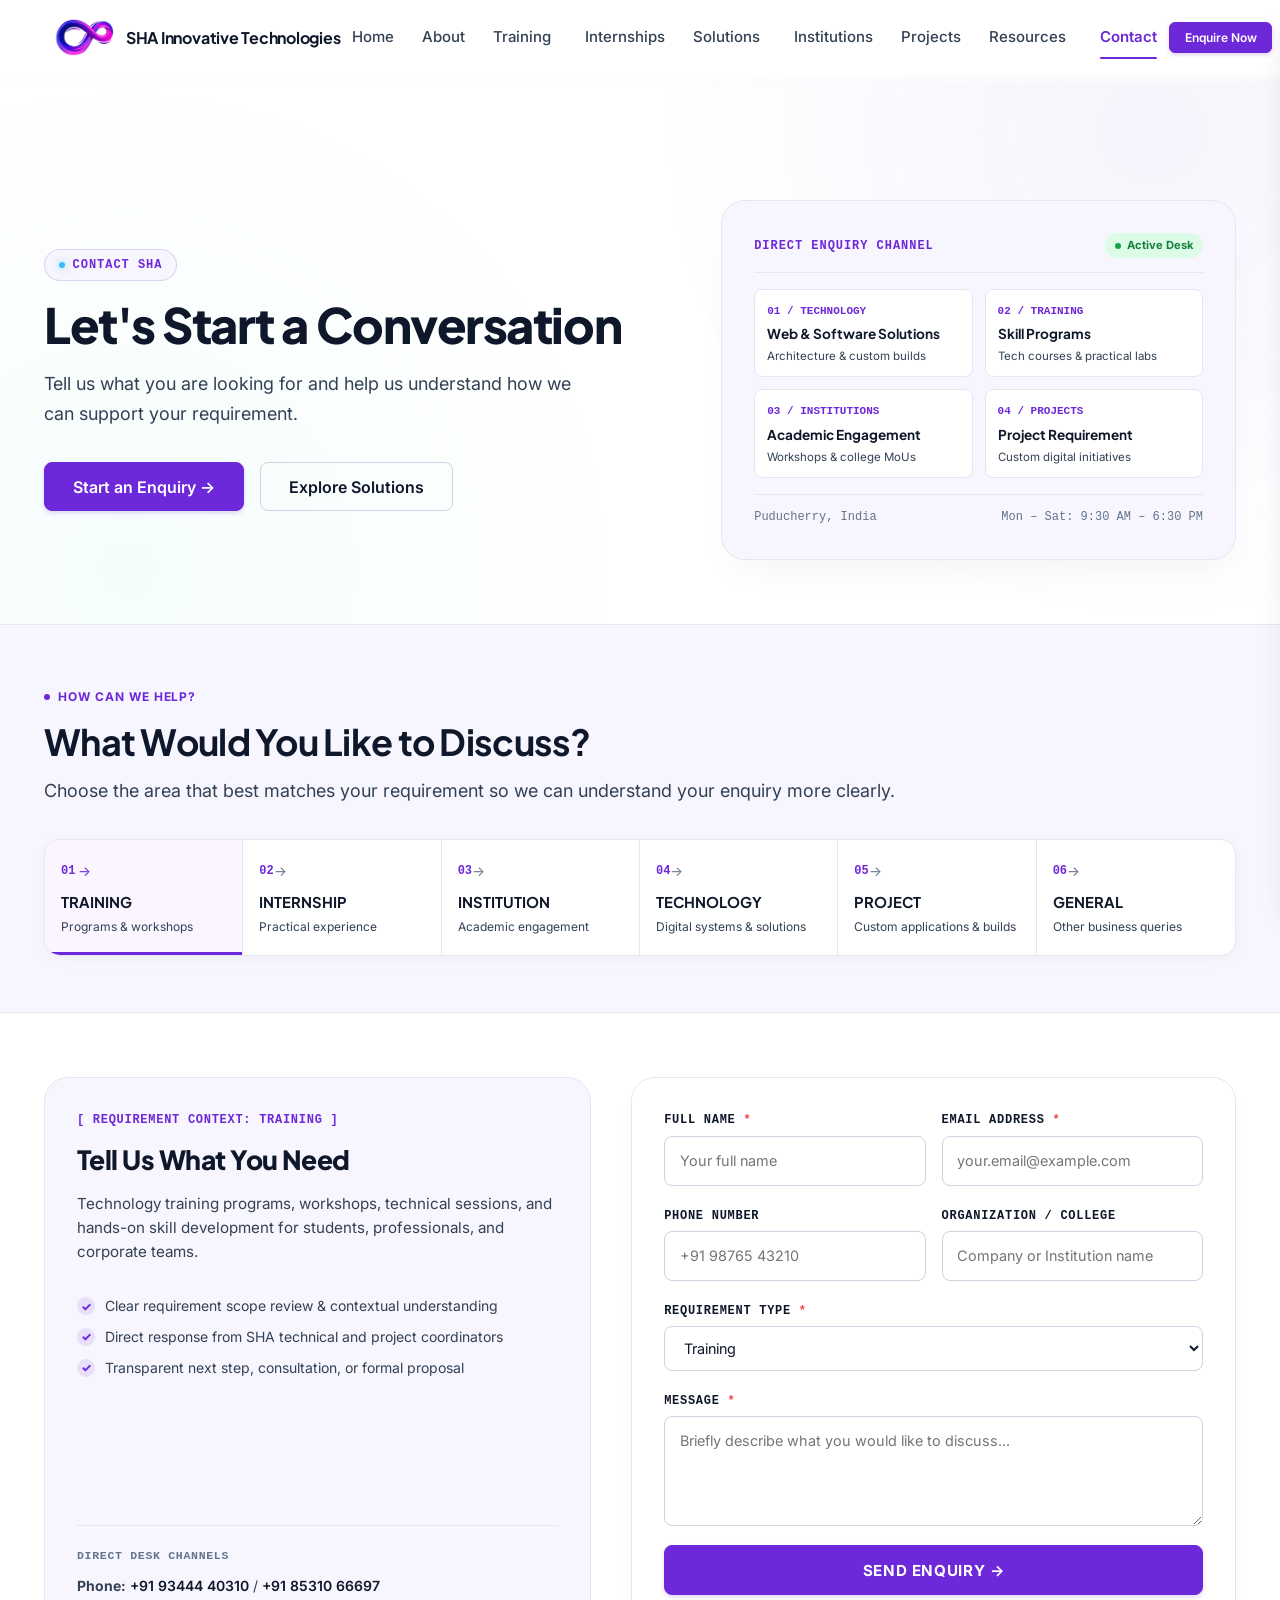
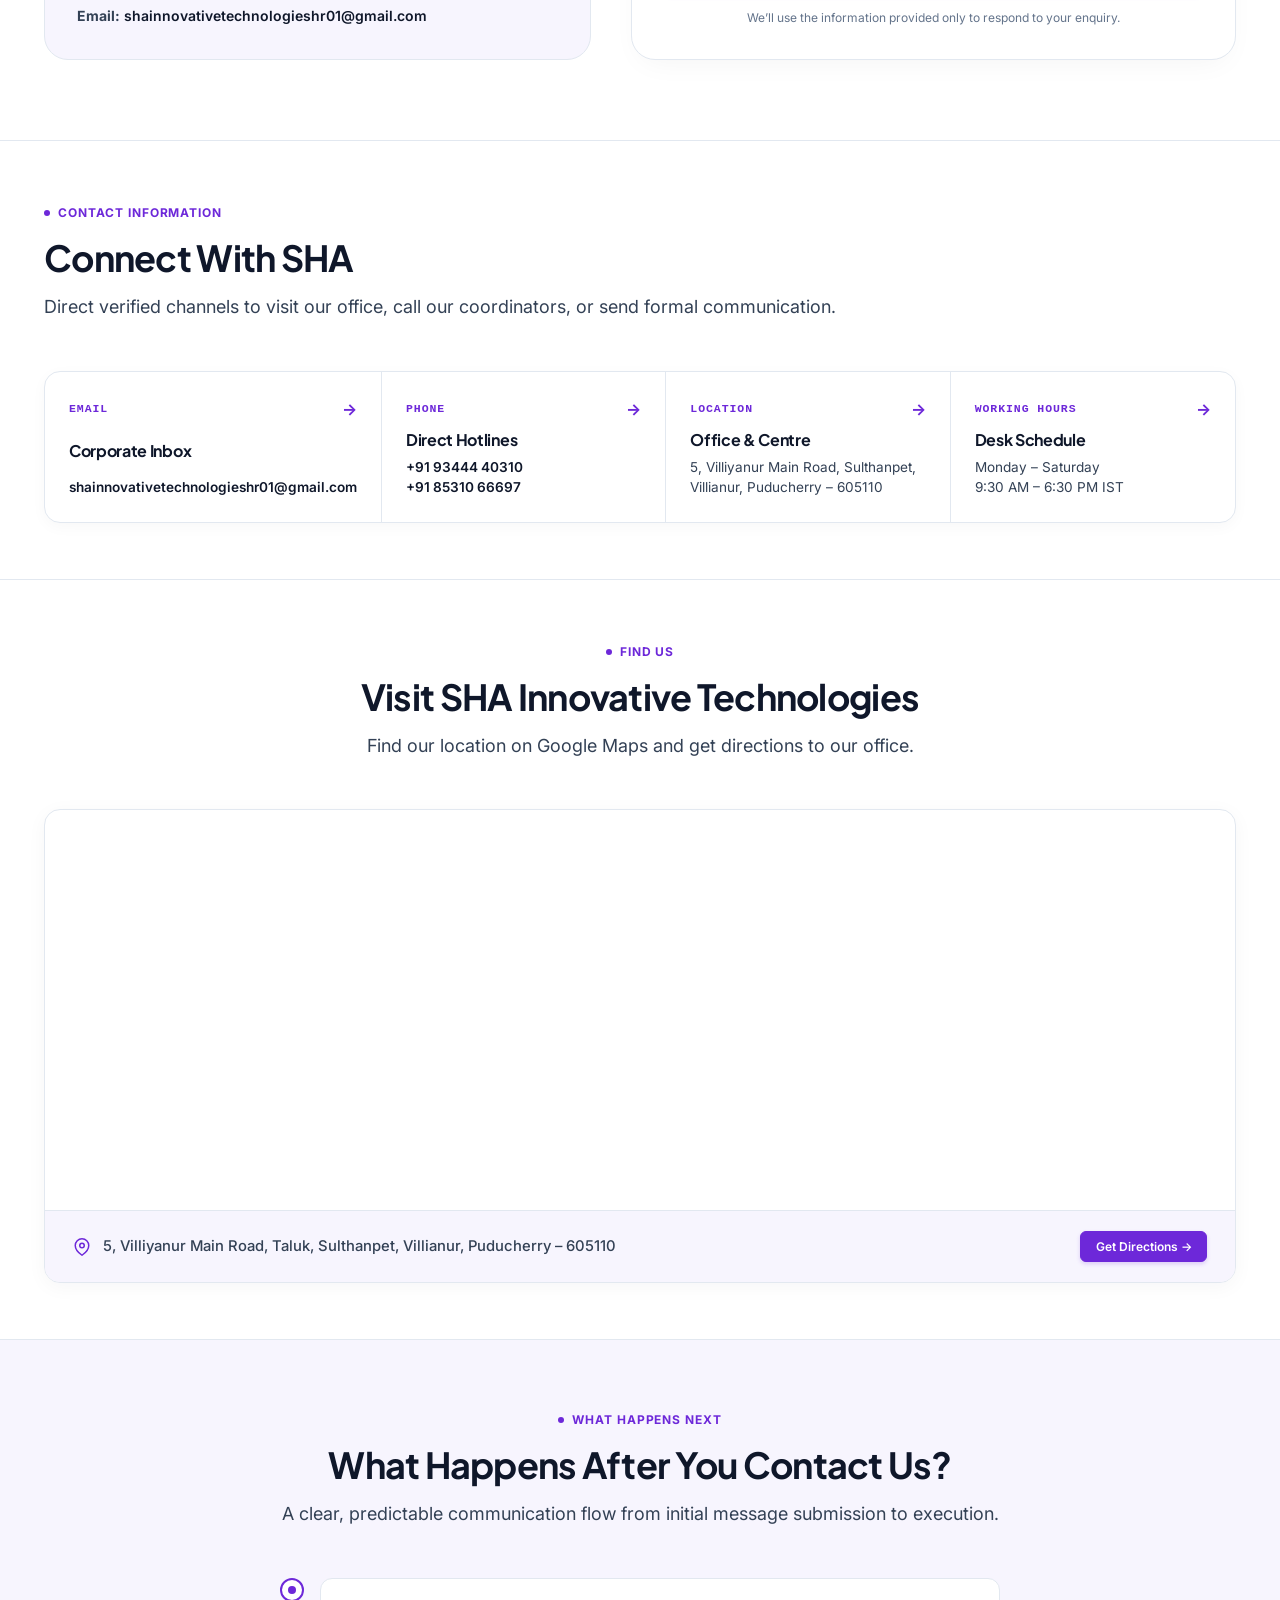
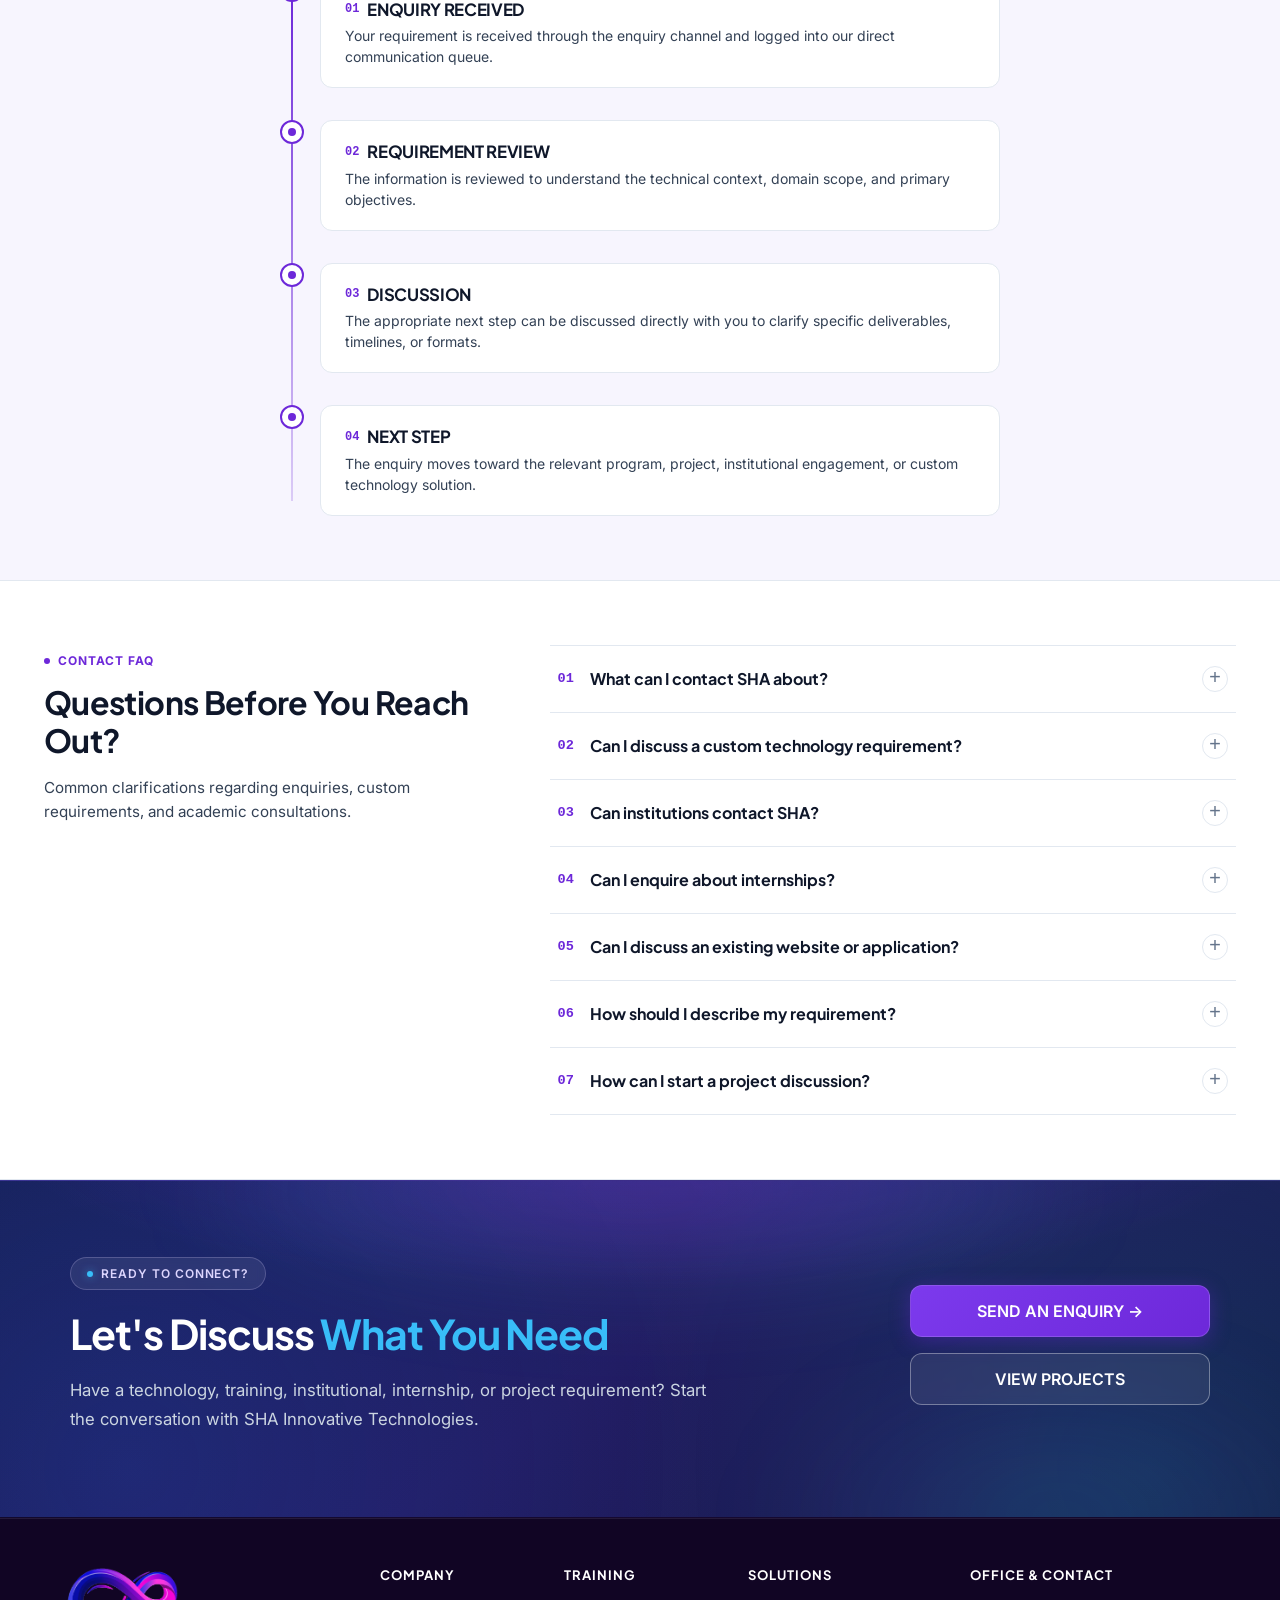
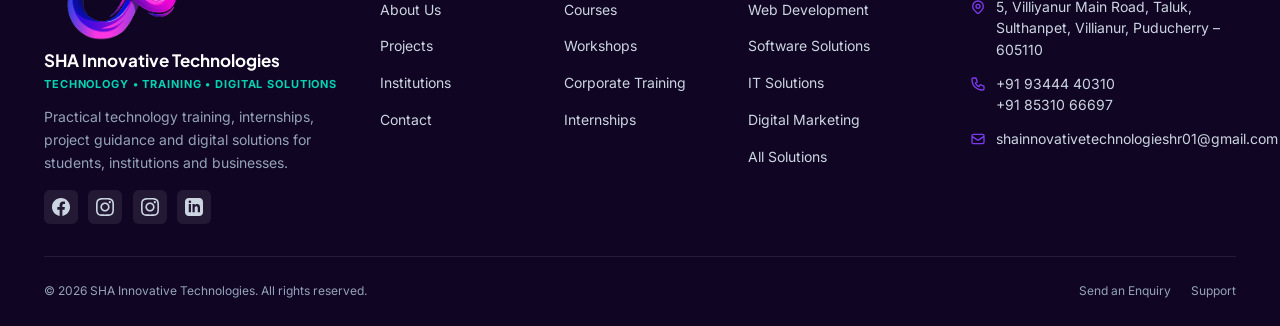
<file: contact.html>
<!DOCTYPE html>
<html lang="en">

<head>
  <meta charset="UTF-8">
  <meta name="viewport" content="width=device-width, initial-scale=1.0">

  <!-- Primary SEO Metadata -->
  <title>Contact SHA Innovative Technologies | Enquiries &amp; Requirements</title>
  <meta name="description"
    content="Contact SHA Innovative Technologies to discuss training, internships, institutional programs, technology solutions, projects or other requirements.">
  <meta name="keywords"
    content="Contact SHA Innovative Technologies, Technology Enquiries Puducherry, Software Development Contact, IT Training Puducherry, Institutional Collaboration, Student Internships Contact">
  <meta name="author" content="SHA Innovative Technologies">
  <meta name="robots" content="index, follow">
  <link rel="canonical" href="https://shainnovativetechnologies.com/contact.html">

  <!-- Open Graph / Social Metadata -->
  <meta property="og:type" content="website">
  <meta property="og:site_name" content="SHA Innovative Technologies">
  <meta property="og:title" content="Contact SHA Innovative Technologies | Enquiries &amp; Requirements">
  <meta property="og:description"
    content="Contact SHA Innovative Technologies to discuss training, internships, institutional programs, technology solutions, projects or other requirements.">
  <meta property="og:url" content="https://shainnovativetechnologies.com/contact.html">
  <meta property="og:image" content="https://shainnovativetechnologies.com/assets/images/team-working.jpg">
  <meta property="og:image:width" content="1200">
  <meta property="og:image:height" content="800">
  <meta property="og:image:alt" content="Contact SHA Innovative Technologies">
  <meta property="og:locale" content="en_IN">

  <!-- Twitter Cards -->
  <meta name="twitter:card" content="summary_large_image">
  <meta name="twitter:title" content="Contact SHA Innovative Technologies | Enquiries &amp; Requirements">
  <meta name="twitter:description"
    content="Contact SHA Innovative Technologies to discuss training, internships, institutional programs, technology solutions, projects or other requirements.">
  <meta name="twitter:image" content="https://shainnovativetechnologies.com/assets/images/team-working.jpg">
  <meta name="twitter:image:alt" content="Contact SHA Innovative Technologies">

  <!-- Favicon & Touch Icons -->
  <link rel="icon" type="image/png" sizes="32x32" href="assets/logos/sha-favicon-32x32.png?v=6">
  <link rel="icon" type="image/png" sizes="16x16" href="assets/logos/sha-favicon-16x16.png?v=6">
  <link rel="icon" type="image/png" sizes="512x512" href="assets/logos/sha-favicon.png?v=6">
  <link rel="apple-touch-icon" sizes="180x180" href="assets/logos/sha-apple-touch-icon.png?v=6">

  <!-- Core Stylesheets -->
  <link rel="stylesheet" href="css/style.css">
  <link rel="stylesheet" href="css/components.css">
  <link rel="stylesheet" href="css/responsive.css">

  <!-- Structured Data / JSON-LD -->
  <script type="application/ld+json">
  {
    "@context": "https://schema.org",
    "@graph": [
      {
        "@type": "ContactPage",
        "@id": "https://shainnovativetechnologies.com/contact.html#webpage",
        "url": "https://shainnovativetechnologies.com/contact.html",
        "name": "Contact SHA Innovative Technologies | Enquiries & Requirements",
        "description": "Contact SHA Innovative Technologies to discuss training, internships, institutional programs, technology solutions, projects or other requirements.",
        "isPartOf": {
          "@id": "https://shainnovativetechnologies.com/#website"
        },
        "about": {
          "@id": "https://shainnovativetechnologies.com/#organization"
        },
        "inLanguage": "en-US"
      },
      {
        "@type": "Organization",
        "@id": "https://shainnovativetechnologies.com/#organization",
        "name": "SHA Innovative Technologies",
        "url": "https://shainnovativetechnologies.com/",
        "logo": "https://shainnovativetechnologies.com/assets/logos/sha-logo-transparent.png",
        "address": {
          "@type": "PostalAddress",
          "streetAddress": "5, Villiyanur Main Road, Taluk, Sulthanpet, Villianur",
          "addressLocality": "Puducherry",
          "postalCode": "605110",
          "addressCountry": "IN"
        },
        "contactPoint": [
          {
            "@type": "ContactPoint",
            "telephone": "+91-9344440310",
            "contactType": "customer support",
            "email": "shainnovativetechnologieshr01@gmail.com",
            "areaServed": "IN",
            "availableLanguage": ["en", "ta"]
          },
          {
            "@type": "ContactPoint",
            "telephone": "+91-8531066697",
            "contactType": "technical support",
            "areaServed": "IN"
          }
        ]
      },
      {
        "@type": "BreadcrumbList",
        "@id": "https://shainnovativetechnologies.com/contact.html#breadcrumb",
        "itemListElement": [
          {
            "@type": "ListItem",
            "position": 1,
            "name": "Home",
            "item": "https://shainnovativetechnologies.com/"
          },
          {
            "@type": "ListItem",
            "position": 2,
            "name": "Contact",
            "item": "https://shainnovativetechnologies.com/contact.html"
          }
        ]
      }
    ]
  }
  </script>
</head>

<body class="contact-page">

  <!-- Accessible Skip Link -->
  <a href="#main-content" class="skip-to-main">Skip to main content</a>

  <!-- ========================================================================= -->
  <!-- 1. GLOBAL HEADER & NAVIGATION BAR                                        -->
  <!-- ========================================================================= -->
  <header class="site-header" id="header">
    <div class="container navbar">

      <!-- Brand Logo & Name -->
      <a href="index.html" class="nav-brand" aria-label="SHA Innovative Technologies - Home">
        <img src="assets/logos/sha-logo-transparent.png" alt="SHA Logo" class="nav-brand-img" width="38" height="38">
        <span class="nav-brand-title">SHA Innovative Technologies</span>
      </a>

      <!-- Desktop Navigation Menu -->
      <nav class="nav-menu" aria-label="Main Navigation">
        <div class="nav-item">
          <a href="index.html" class="nav-link">Home</a>
        </div>
        <div class="nav-item">
          <a href="about.html" class="nav-link">About</a>
        </div>

        <!-- Dropdown: Training -->
        <div class="nav-item nav-dropdown">
          <button class="nav-link dropdown-toggle" aria-haspopup="true" aria-expanded="false" id="training-dropdown">
            Training
            <svg class="nav-link-chevron" viewBox="0 0 20 20" fill="currentColor" aria-hidden="true">
              <path fill-rule="evenodd"
                d="M5.23 7.21a.75.75 0 011.06.02L10 11.168l3.71-3.938a.75.75 0 111.08 1.04l-4.25 4.5a.75.75 0 01-1.08 0l-4.25-4.5a.75.75 0 01.02-1.06z"
                clip-rule="evenodd" />
            </svg>
          </button>
          <div class="dropdown-menu" aria-labelledby="training-dropdown">
            <a href="training.html" class="dropdown-item">
              <span class="dropdown-item-title">All Training Areas</span>
              <span class="dropdown-item-desc">Full Stack, UI/UX, Cloud &amp; AI</span>
            </a>
            <a href="training.html#training-formats" class="dropdown-item">
              <span class="dropdown-item-title">Training Formats</span>
              <span class="dropdown-item-desc">Students, Workshops &amp; Institutions</span>
            </a>
            <a href="training.html#project-learning" class="dropdown-item">
              <span class="dropdown-item-title">Project-Based Learning</span>
              <span class="dropdown-item-desc">Hands-on application development</span>
            </a>
          </div>
        </div>

        <div class="nav-item">
          <a href="internships.html" class="nav-link">Internships</a>
        </div>

        <!-- Dropdown: Solutions -->
        <div class="nav-item nav-dropdown">
          <button class="nav-link dropdown-toggle" aria-haspopup="true" aria-expanded="false" id="solutions-dropdown">
            Solutions
            <svg class="nav-link-chevron" viewBox="0 0 20 20" fill="currentColor" aria-hidden="true">
              <path fill-rule="evenodd"
                d="M5.23 7.21a.75.75 0 011.06.02L10 11.168l3.71-3.938a.75.75 0 111.08 1.04l-4.25 4.5a.75.75 0 01-1.08 0l-4.25-4.5a.75.75 0 01.02-1.06z"
                clip-rule="evenodd" />
            </svg>
          </button>
          <div class="dropdown-menu" aria-labelledby="solutions-dropdown">
            <a href="solutions.html" class="dropdown-item">
              <span class="dropdown-item-title">All Solutions</span>
              <span class="dropdown-item-desc">Web, Software, IT &amp; Digital</span>
            </a>
            <a href="solutions.html#web-development" class="dropdown-item">
              <span class="dropdown-item-title">Web Development</span>
              <span class="dropdown-item-desc">Fast, responsive &amp; scalable web apps</span>
            </a>
            <a href="solutions.html#software-solutions" class="dropdown-item">
              <span class="dropdown-item-title">Software Solutions</span>
              <span class="dropdown-item-desc">Custom business workflow applications</span>
            </a>
            <a href="solutions.html#it-solutions" class="dropdown-item">
              <span class="dropdown-item-title">IT Solutions</span>
              <span class="dropdown-item-desc">Support, setup &amp; maintenance</span>
            </a>
            <a href="solutions.html#digital-marketing" class="dropdown-item">
              <span class="dropdown-item-title">Digital Marketing</span>
              <span class="dropdown-item-desc">SEO, content &amp; online presence</span>
            </a>
          </div>
        </div>

        <div class="nav-item">
          <a href="institutions.html" class="nav-link">Institutions</a>
        </div>

        <div class="nav-item">
          <a href="projects.html" class="nav-link">Projects</a>
        </div>

        <!-- Dropdown: Resources -->
        <div class="nav-item nav-dropdown">
          <button class="nav-link dropdown-toggle" aria-haspopup="true" aria-expanded="false" id="resources-dropdown">
            Resources
            <svg class="nav-link-chevron" viewBox="0 0 20 20" fill="currentColor" aria-hidden="true">
              <path fill-rule="evenodd"
                d="M5.23 7.21a.75.75 0 011.06.02L10 11.168l3.71-3.938a.75.75 0 111.08 1.04l-4.25 4.5a.75.75 0 01-1.08 0l-4.25-4.5a.75.75 0 01.02-1.06z"
                clip-rule="evenodd" />
            </svg>
          </button>
          <div class="dropdown-menu" aria-labelledby="resources-dropdown">
            <a href="resources.html#knowledge-library" class="dropdown-item">
              <span class="dropdown-item-title">Insights &amp; Articles</span>
              <span class="dropdown-item-desc">Tech trends and career guidance</span>
            </a>
            <a href="resources.html#resource-faq" class="dropdown-item">
              <span class="dropdown-item-title">FAQ</span>
              <span class="dropdown-item-desc">Common questions answered</span>
            </a>
            <a href="resources.html#career-paths" class="dropdown-item">
              <span class="dropdown-item-title">Career Paths</span>
              <span class="dropdown-item-desc">Technology roadmaps and learning</span>
            </a>
          </div>
        </div>

        <div class="nav-item">
          <a href="contact.html" class="nav-link active" aria-current="page">Contact</a>
        </div>
      </nav>

      <!-- Nav CTA & Mobile Hamburger -->
      <div class="nav-actions">
        <a href="#enquiry-workspace" class="btn btn-primary btn-sm btn-desktop">Enquire Now</a>

        <button class="mobile-nav-toggle" aria-label="Toggle navigation menu" aria-expanded="false"
          aria-controls="mobile-nav-drawer">
          <span class="hamburger-icon" aria-hidden="true"></span>
        </button>
      </div>

    </div>
  </header>

  <!-- Mobile Overlay & Drawer -->
  <div class="mobile-overlay" aria-hidden="true"></div>
  <aside class="mobile-drawer" id="mobile-nav-drawer" aria-label="Mobile Navigation" aria-hidden="true">
    <div class="drawer-header">
      <a href="index.html" class="nav-brand" aria-label="SHA Innovative Technologies - Home">
        <img src="assets/logos/sha-logo-transparent.png" alt="SHA Logo" class="nav-brand-img"
          style="height: 32px; width: auto;">
        <span class="nav-brand-title">SHA Innovative Technologies</span>
      </a>
    </div>

    <nav class="drawer-nav">
      <a href="index.html" class="nav-link">Home</a>
      <a href="about.html" class="nav-link">About Us</a>
      <a href="training.html" class="nav-link">IT Training &amp; Courses</a>
      <a href="internships.html" class="nav-link">Internship Programs</a>
      <a href="solutions.html" class="nav-link">Technology Solutions</a>
      <a href="institutions.html" class="nav-link">College Partnerships</a>
      <a href="projects.html" class="nav-link">Projects</a>
      <a href="resources.html" class="nav-link">Resources &amp; FAQ</a>
      <a href="contact.html" class="nav-link active" aria-current="page">Contact Us</a>
    </nav>

    <div class="drawer-footer">
      <a href="#enquiry-workspace" class="btn btn-primary btn-block">Enquire Now</a>
    </div>
  </aside>

  <!-- ========================================================================= -->
  <!-- MAIN CONTENT: CORPORATE COMMUNICATION & ENQUIRY DESK                      -->
  <!-- ========================================================================= -->
  <main id="main-content">

    <!-- ========================================================================= -->
    <!-- 2. SECTION 01 — CONTACT HERO (SPLIT CORPORATE COMPOSITION)                -->
    <!-- ========================================================================= -->
    <section class="contact-desk-hero" aria-labelledby="contact-hero-heading">
      <div class="container">
        <div class="contact-desk-hero-grid">

          <!-- Left Column: Corporate Narrative -->
          <div class="contact-desk-hero-content">
            <div class="contact-desk-hero-eyebrow">
              <span class="section-eyebrow-dot tech-dot-cyan" aria-hidden="true"></span>
              CONTACT SHA
            </div>
            <h1 class="contact-desk-hero-title" id="contact-hero-heading">
              Let's Start a Conversation
            </h1>
            <p class="contact-desk-hero-desc">
              Tell us what you are looking for and help us understand how we can support your requirement.
            </p>
            <div class="contact-desk-hero-actions">
              <a href="#enquiry-workspace" class="btn btn-primary btn-lg">Start an Enquiry &rarr;</a>
              <a href="solutions.html" class="btn btn-outline-secondary btn-lg">Explore Solutions</a>
            </div>
          </div>

          <!-- Right Column: Structured Communication Visual Motif -->
          <div class="contact-comm-visual">
            <div class="contact-comm-matrix">
              <div class="contact-comm-matrix-header">
                <span class="contact-comm-matrix-label">DIRECT ENQUIRY CHANNEL</span>
                <span class="contact-comm-status-badge">
                  <span class="contact-comm-status-dot" aria-hidden="true"></span>
                  Active Desk
                </span>
              </div>

              <div class="contact-comm-channels-grid">
                <div class="contact-comm-channel-tag">
                  <span class="contact-comm-channel-code">01 / TECHNOLOGY</span>
                  <span class="contact-comm-channel-name">Web &amp; Software Solutions</span>
                  <span class="contact-comm-channel-sub">Architecture &amp; custom builds</span>
                </div>
                <div class="contact-comm-channel-tag">
                  <span class="contact-comm-channel-code">02 / TRAINING</span>
                  <span class="contact-comm-channel-name">Skill Programs</span>
                  <span class="contact-comm-channel-sub">Tech courses &amp; practical labs</span>
                </div>
                <div class="contact-comm-channel-tag">
                  <span class="contact-comm-channel-code">03 / INSTITUTIONS</span>
                  <span class="contact-comm-channel-name">Academic Engagement</span>
                  <span class="contact-comm-channel-sub">Workshops &amp; college MoUs</span>
                </div>
                <div class="contact-comm-channel-tag">
                  <span class="contact-comm-channel-code">04 / PROJECTS</span>
                  <span class="contact-comm-channel-name">Project Requirement</span>
                  <span class="contact-comm-channel-sub">Custom digital initiatives</span>
                </div>
              </div>

              <div class="contact-comm-matrix-footer">
                <span>Puducherry, India</span>
                <span>Mon – Sat: 9:30 AM – 6:30 PM</span>
              </div>
            </div>
          </div>

        </div>
      </div>
    </section>

    <!-- ========================================================================= -->
    <!-- 3. SECTION 02 — FULL-WIDTH INTERACTIVE REQUIREMENT BAR                    -->
    <!-- ========================================================================= -->
    <section class="contact-req-bar-section" id="requirements" aria-labelledby="req-bar-heading">
      <div class="container">

        <div class="contact-req-bar-header">
          <div class="section-eyebrow">
            <span class="section-eyebrow-dot" aria-hidden="true"></span>
            HOW CAN WE HELP?
          </div>
          <h2 class="section-title" id="req-bar-heading">
            What Would You Like to Discuss?
          </h2>
          <p class="section-subtitle">
            Choose the area that best matches your requirement so we can understand your enquiry more clearly.
          </p>
        </div>

        <div class="contact-req-strip" role="tablist" aria-label="Requirement Categories">

          <!-- Option 01: Training -->
          <button type="button" class="contact-req-nav-item active" data-req="Training" role="tab" aria-selected="true">
            <div class="contact-req-nav-top">
              <span class="contact-req-nav-num">01</span>
              <span class="contact-req-nav-arrow">&rarr;</span>
            </div>
            <div class="contact-req-nav-title">TRAINING</div>
            <p class="contact-req-nav-sub">Programs &amp; workshops</p>
          </button>

          <!-- Option 02: Internship -->
          <button type="button" class="contact-req-nav-item" data-req="Internship" role="tab" aria-selected="false">
            <div class="contact-req-nav-top">
              <span class="contact-req-nav-num">02</span>
              <span class="contact-req-nav-arrow">&rarr;</span>
            </div>
            <div class="contact-req-nav-title">INTERNSHIP</div>
            <p class="contact-req-nav-sub">Practical experience</p>
          </button>

          <!-- Option 03: Institutional Program -->
          <button type="button" class="contact-req-nav-item" data-req="Institutional Program" role="tab" aria-selected="false">
            <div class="contact-req-nav-top">
              <span class="contact-req-nav-num">03</span>
              <span class="contact-req-nav-arrow">&rarr;</span>
            </div>
            <div class="contact-req-nav-title">INSTITUTION</div>
            <p class="contact-req-nav-sub">Academic engagement</p>
          </button>

          <!-- Option 04: Technology Solution -->
          <button type="button" class="contact-req-nav-item" data-req="Technology Solution" role="tab" aria-selected="false">
            <div class="contact-req-nav-top">
              <span class="contact-req-nav-num">04</span>
              <span class="contact-req-nav-arrow">&rarr;</span>
            </div>
            <div class="contact-req-nav-title">TECHNOLOGY</div>
            <p class="contact-req-nav-sub">Digital systems &amp; solutions</p>
          </button>

          <!-- Option 05: Project Requirement -->
          <button type="button" class="contact-req-nav-item" data-req="Project Requirement" role="tab" aria-selected="false">
            <div class="contact-req-nav-top">
              <span class="contact-req-nav-num">05</span>
              <span class="contact-req-nav-arrow">&rarr;</span>
            </div>
            <div class="contact-req-nav-title">PROJECT</div>
            <p class="contact-req-nav-sub">Custom applications &amp; builds</p>
          </button>

          <!-- Option 06: General Enquiry -->
          <button type="button" class="contact-req-nav-item" data-req="General Enquiry" role="tab" aria-selected="false">
            <div class="contact-req-nav-top">
              <span class="contact-req-nav-num">06</span>
              <span class="contact-req-nav-arrow">&rarr;</span>
            </div>
            <div class="contact-req-nav-title">GENERAL</div>
            <p class="contact-req-nav-sub">Other business queries</p>
          </button>

        </div>

      </div>
    </section>

    <!-- ========================================================================= -->
    <!-- 4. SECTION 03 — MAIN ENQUIRY WORKSPACE (TWO-PANEL CORPORATE DESK)         -->
    <!-- ========================================================================= -->
    <section class="contact-workspace-section" id="enquiry-workspace" aria-labelledby="workspace-heading">
      <div class="container">
        <div class="contact-workspace-grid">

          <!-- Left Panel: Requirement Context Guidance -->
          <div class="contact-workspace-context">
            <div class="contact-workspace-context-head">
              <span class="contact-workspace-badge" id="active-req-badge">
                [ REQUIREMENT CONTEXT: TRAINING ]
              </span>
              <h2 class="contact-workspace-title" id="workspace-heading">
                Tell Us What You Need
              </h2>
              <p class="contact-workspace-lead" id="active-req-desc">
                Technology training programs, workshops, technical sessions, and hands-on skill development for students, professionals, and corporate teams.
              </p>

              <ul class="contact-workspace-points" aria-label="Enquiry Handling Standards">
                <li class="contact-workspace-point">
                  <span class="contact-workspace-point-icon" aria-hidden="true">&check;</span>
                  <span>Clear requirement scope review &amp; contextual understanding</span>
                </li>
                <li class="contact-workspace-point">
                  <span class="contact-workspace-point-icon" aria-hidden="true">&check;</span>
                  <span>Direct response from SHA technical and project coordinators</span>
                </li>
                <li class="contact-workspace-point">
                  <span class="contact-workspace-point-icon" aria-hidden="true">&check;</span>
                  <span>Transparent next step, consultation, or formal proposal</span>
                </li>
              </ul>
            </div>

            <div class="contact-workspace-direct-box">
              <span class="contact-workspace-direct-label">DIRECT DESK CHANNELS</span>
              <div class="contact-workspace-direct-links">
                <div>
                  <strong>Phone:</strong> <a href="tel:+919344440310">+91 93444 40310</a> / <a href="tel:+918531066697">+91 85310 66697</a>
                </div>
                <div>
                  <strong>Email:</strong> <a href="mailto:shainnovativetechnologieshr01@gmail.com">shainnovativetechnologieshr01@gmail.com</a>
                </div>
              </div>
            </div>
          </div>

          <!-- Right Panel: Professional Enquiry Form -->
          <div class="contact-workspace-form-card">
            <form class="contact-form-editorial" id="contact-enquiry-form" data-validate-form novalidate>
              
              <div class="contact-form-editorial-row">
                <div class="contact-field-wrap">
                  <label class="contact-field-label" for="contact-name">
                    Full Name <span class="req-star" aria-hidden="true">*</span>
                  </label>
                  <input type="text" id="contact-name" name="name" class="contact-field-input" placeholder="Your full name" autocomplete="name" required>
                </div>

                <div class="contact-field-wrap">
                  <label class="contact-field-label" for="contact-email">
                    Email Address <span class="req-star" aria-hidden="true">*</span>
                  </label>
                  <input type="email" id="contact-email" name="email" class="contact-field-input" placeholder="your.email@example.com" autocomplete="email" required>
                </div>
              </div>

              <div class="contact-form-editorial-row">
                <div class="contact-field-wrap">
                  <label class="contact-field-label" for="contact-phone">
                    Phone Number
                  </label>
                  <input type="tel" id="contact-phone" name="phone" class="contact-field-input" placeholder="+91 98765 43210" autocomplete="tel">
                </div>

                <div class="contact-field-wrap">
                  <label class="contact-field-label" for="contact-org">
                    Organization / College
                  </label>
                  <input type="text" id="contact-org" name="organization" class="contact-field-input" placeholder="Company or Institution name" autocomplete="organization">
                </div>
              </div>

              <div class="contact-field-wrap">
                <label class="contact-field-label" for="requirement-select">
                  Requirement Type <span class="req-star" aria-hidden="true">*</span>
                </label>
                <select id="requirement-select" name="requirement_type" class="contact-field-select" required>
                  <option value="">Select a requirement</option>
                  <option value="Training" selected>Training</option>
                  <option value="Internship">Internship</option>
                  <option value="Institutional Program">Institutional Program</option>
                  <option value="Technology Solution">Technology Solution</option>
                  <option value="Project Requirement">Project Requirement</option>
                  <option value="General Enquiry">General Enquiry</option>
                </select>
              </div>

              <div class="contact-field-wrap">
                <label class="contact-field-label" for="contact-message">
                  Message <span class="req-star" aria-hidden="true">*</span>
                </label>
                <textarea id="contact-message" name="message" class="contact-field-textarea" placeholder="Briefly describe what you would like to discuss..." required></textarea>
              </div>

              <div class="form-feedback" aria-live="polite"></div>

              <button type="submit" class="btn btn-primary btn-lg contact-submit-btn" data-original-text="SEND ENQUIRY →">
                SEND ENQUIRY &rarr;
              </button>

              <div class="contact-form-privacy-note">
                We’ll use the information provided only to respond to your enquiry.
              </div>

            </form>
          </div>

        </div>
      </div>
    </section>

    <!-- ========================================================================= -->
    <!-- 5. SECTION 04 — HORIZONTAL CONTACT DETAILS STRIP                          -->
    <!-- ========================================================================= -->
    <section class="contact-strip-section" id="contact-details" aria-labelledby="strip-heading">
      <div class="container">

        <div class="section-header">
          <div class="section-eyebrow">
            <span class="section-eyebrow-dot" aria-hidden="true"></span>
            CONTACT INFORMATION
          </div>
          <h2 class="section-title" id="strip-heading">
            Connect With SHA
          </h2>
          <p class="section-subtitle">
            Direct verified channels to visit our office, call our coordinators, or send formal communication.
          </p>
        </div>

        <div class="contact-horizontal-strip">

          <!-- Col 1: Email -->
          <div class="contact-strip-col">
            <div class="contact-strip-col-head">
              <span class="contact-strip-label">EMAIL</span>
              <span style="color: var(--color-primary, #6D28D9); font-weight: bold;">&rarr;</span>
            </div>
            <h3 class="contact-strip-title">Corporate Inbox</h3>
            <p class="contact-strip-val">
              <a href="mailto:shainnovativetechnologieshr01@gmail.com">shainnovativetechnologieshr01@gmail.com</a>
            </p>
          </div>

          <!-- Col 2: Phone -->
          <div class="contact-strip-col">
            <div class="contact-strip-col-head">
              <span class="contact-strip-label">PHONE</span>
              <span style="color: var(--color-primary, #6D28D9); font-weight: bold;">&rarr;</span>
            </div>
            <h3 class="contact-strip-title">Direct Hotlines</h3>
            <p class="contact-strip-val">
              <a href="tel:+919344440310">+91 93444 40310</a><br>
              <a href="tel:+918531066697">+91 85310 66697</a>
            </p>
          </div>

          <!-- Col 3: Location -->
          <div class="contact-strip-col">
            <div class="contact-strip-col-head">
              <span class="contact-strip-label">LOCATION</span>
              <span style="color: var(--color-primary, #6D28D9); font-weight: bold;">&rarr;</span>
            </div>
            <h3 class="contact-strip-title">Office &amp; Centre</h3>
            <p class="contact-strip-val">
              5, Villiyanur Main Road, Sulthanpet, Villianur, Puducherry – 605110
            </p>
          </div>

          <!-- Col 4: Working Hours -->
          <div class="contact-strip-col">
            <div class="contact-strip-col-head">
              <span class="contact-strip-label">WORKING HOURS</span>
              <span style="color: var(--color-primary, #6D28D9); font-weight: bold;">&rarr;</span>
            </div>
            <h3 class="contact-strip-title">Desk Schedule</h3>
            <p class="contact-strip-val">
              Monday – Saturday<br>
              9:30 AM – 6:30 PM IST
            </p>
          </div>

        </div>

      </div>
    </section>

    <!-- ========================================================================= -->
    <!-- 5. SECTION 05 — OFFICE LOCATION & GOOGLE MAPS EMBED                       -->
    <!-- ========================================================================= -->
    <section class="contact-map-section" id="location" aria-labelledby="map-heading">
      <div class="container">

        <div class="section-header text-center">
          <div class="section-eyebrow">
            <span class="section-eyebrow-dot" aria-hidden="true"></span>
            FIND US
          </div>
          <h2 class="section-title" id="map-heading">
            Visit SHA Innovative Technologies
          </h2>
          <p class="section-subtitle">
            Find our location on Google Maps and get directions to our office.
          </p>
        </div>

        <div class="contact-map-container">
          <iframe
            src="https://www.google.com/maps/embed?pb=!1m18!1m12!1m3!1d3710.6415164176624!2d79.75602797482303!3d11.919127888307859!2m3!1f0!2f0!3f0!3m2!1i1024!2i768!4f13.1!3m3!1m2!1s0x3a5361faa8d638c3%3A0xb1b4098e907d1b26!2sSHA%20Innovative%20Technologies!5e1!3m2!1sen!2sin!4v1791525844304!5m2!1sen!2sin"
            width="100%"
            height="400"
            style="border:0;"
            allowfullscreen=""
            loading="lazy"
            referrerpolicy="strict-origin-when-cross-origin"
            title="SHA Innovative Technologies location on Google Maps"></iframe>

          <div class="contact-map-meta">
            <div class="contact-map-info">
              <span class="contact-map-pin" aria-hidden="true">
                <svg width="18" height="18" viewBox="0 0 24 24" fill="none" stroke="currentColor" stroke-width="2" stroke-linecap="round" stroke-linejoin="round">
                  <path d="M21 10c0 7-9 13-9 13s-9-6-9-13a9 9 0 0 1 18 0z"></path>
                  <circle cx="12" cy="10" r="3"></circle>
                </svg>
              </span>
              <span class="contact-map-address">
                5, Villiyanur Main Road, Taluk, Sulthanpet, Villianur, Puducherry – 605110
              </span>
            </div>
            <a href="https://www.google.com/maps/place/SHA+Innovative+Technologies/@11.9191279,79.756028,17z/data=!3m1!4b1!4m6!3m5!1s0x3a5361faa8d638c3:0xb1b4098e907d1b26!8m2!3d11.9191279!4d79.756028!16s%2Fg%2F11w_8k8p4k"
               class="btn btn-primary btn-sm contact-map-btn"
               target="_blank"
               rel="noopener noreferrer"
               aria-label="Get directions to SHA Innovative Technologies on Google Maps (opens in a new tab)">
              Get Directions &rarr;
            </a>
          </div>
        </div>

      </div>
    </section>

    <!-- ========================================================================= -->
    <!-- 6. SECTION 06 — VERTICAL RESPONSE FLOW (WHAT HAPPENS NEXT)                -->
    <!-- ========================================================================= -->
    <section class="contact-flow-section" id="process" aria-labelledby="flow-heading">
      <div class="container">

        <div class="section-header text-center">
          <div class="section-eyebrow">
            <span class="section-eyebrow-dot" aria-hidden="true"></span>
            WHAT HAPPENS NEXT
          </div>
          <h2 class="section-title" id="flow-heading">
            What Happens After You Contact Us?
          </h2>
          <p class="section-subtitle">
            A clear, predictable communication flow from initial message submission to execution.
          </p>
        </div>

        <div class="contact-flow-timeline">
          <div class="contact-flow-spine" aria-hidden="true"></div>

          <!-- Step 01 -->
          <div class="contact-flow-step">
            <div class="contact-flow-node" aria-hidden="true">
              <div class="contact-flow-node-dot"></div>
            </div>
            <div class="contact-flow-step-body">
              <div class="contact-flow-step-top">
                <span class="contact-flow-step-num">01</span>
                <h3 class="contact-flow-step-title">ENQUIRY RECEIVED</h3>
              </div>
              <p class="contact-flow-step-desc">
                Your requirement is received through the enquiry channel and logged into our direct communication queue.
              </p>
            </div>
          </div>

          <!-- Step 02 -->
          <div class="contact-flow-step">
            <div class="contact-flow-node" aria-hidden="true">
              <div class="contact-flow-node-dot"></div>
            </div>
            <div class="contact-flow-step-body">
              <div class="contact-flow-step-top">
                <span class="contact-flow-step-num">02</span>
                <h3 class="contact-flow-step-title">REQUIREMENT REVIEW</h3>
              </div>
              <p class="contact-flow-step-desc">
                The information is reviewed to understand the technical context, domain scope, and primary objectives.
              </p>
            </div>
          </div>

          <!-- Step 03 -->
          <div class="contact-flow-step">
            <div class="contact-flow-node" aria-hidden="true">
              <div class="contact-flow-node-dot"></div>
            </div>
            <div class="contact-flow-step-body">
              <div class="contact-flow-step-top">
                <span class="contact-flow-step-num">03</span>
                <h3 class="contact-flow-step-title">DISCUSSION</h3>
              </div>
              <p class="contact-flow-step-desc">
                The appropriate next step can be discussed directly with you to clarify specific deliverables, timelines, or formats.
              </p>
            </div>
          </div>

          <!-- Step 04 -->
          <div class="contact-flow-step">
            <div class="contact-flow-node" aria-hidden="true">
              <div class="contact-flow-node-dot"></div>
            </div>
            <div class="contact-flow-step-body">
              <div class="contact-flow-step-top">
                <span class="contact-flow-step-num">04</span>
                <h3 class="contact-flow-step-title">NEXT STEP</h3>
              </div>
              <p class="contact-flow-step-desc">
                The enquiry moves toward the relevant program, project, institutional engagement, or custom technology solution.
              </p>
            </div>
          </div>

        </div>

      </div>
    </section>

    <!-- ========================================================================= -->
    <!-- 7. SECTION 06 — SPLIT TWO-COLUMN FAQ (MINIMAL & ACCESSIBLE)               -->
    <!-- ========================================================================= -->
    <section class="contact-split-faq-section" id="contact-faq" aria-labelledby="split-faq-title">
      <div class="container">
        <div class="contact-split-faq-grid">

          <!-- Left Sticky Header -->
          <div class="contact-split-faq-sidebar">
            <div class="section-eyebrow">
              <span class="section-eyebrow-dot" aria-hidden="true"></span>
              CONTACT FAQ
            </div>
            <h2 class="section-title" id="split-faq-title">
              Questions Before You Reach Out?
            </h2>
            <p class="section-subtitle">
              Common clarifications regarding enquiries, custom requirements, and academic consultations.
            </p>
          </div>

          <!-- Right Accordion List -->
          <div class="contact-faq-accordion-list" role="region" aria-label="Contact Frequently Asked Questions">

            <!-- FAQ Item 01 -->
            <div class="contact-faq-item">
              <button class="contact-faq-trigger" id="contact-faq-trig-1" type="button" aria-expanded="false" aria-controls="contact-faq-ans-1">
                <span class="contact-faq-num">01</span>
                <span class="contact-faq-question">What can I contact SHA about?</span>
                <span class="contact-faq-icon" aria-hidden="true">+</span>
              </button>
              <div class="contact-faq-panel" id="contact-faq-ans-1" role="region" aria-labelledby="contact-faq-trig-1">
                <div class="contact-faq-panel-inner">
                  <p>Enquiries can relate to technology solutions, training programs, internships, institutional programs, project requirements, digital initiatives, or other relevant business and technology needs.</p>
                </div>
              </div>
            </div>

            <!-- FAQ Item 02 -->
            <div class="contact-faq-item">
              <button class="contact-faq-trigger" id="contact-faq-trig-2" type="button" aria-expanded="false" aria-controls="contact-faq-ans-2">
                <span class="contact-faq-num">02</span>
                <span class="contact-faq-question">Can I discuss a custom technology requirement?</span>
                <span class="contact-faq-icon" aria-hidden="true">+</span>
              </button>
              <div class="contact-faq-panel" id="contact-faq-ans-2" role="region" aria-labelledby="contact-faq-trig-2">
                <div class="contact-faq-panel-inner">
                  <p>Yes. You can use the enquiry form to describe your requirement, and the team can review the details and discuss the appropriate next step.</p>
                </div>
              </div>
            </div>

            <!-- FAQ Item 03 -->
            <div class="contact-faq-item">
              <button class="contact-faq-trigger" id="contact-faq-trig-3" type="button" aria-expanded="false" aria-controls="contact-faq-ans-3">
                <span class="contact-faq-num">03</span>
                <span class="contact-faq-question">Can institutions contact SHA?</span>
                <span class="contact-faq-icon" aria-hidden="true">+</span>
              </button>
              <div class="contact-faq-panel" id="contact-faq-ans-3" role="region" aria-labelledby="contact-faq-trig-3">
                <div class="contact-faq-panel-inner">
                  <p>Yes. Institutions can enquire about workshops, seminars, skill-development initiatives, internships, project guidance, and other academic engagement opportunities.</p>
                </div>
              </div>
            </div>

            <!-- FAQ Item 04 -->
            <div class="contact-faq-item">
              <button class="contact-faq-trigger" id="contact-faq-trig-4" type="button" aria-expanded="false" aria-controls="contact-faq-ans-4">
                <span class="contact-faq-num">04</span>
                <span class="contact-faq-question">Can I enquire about internships?</span>
                <span class="contact-faq-icon" aria-hidden="true">+</span>
              </button>
              <div class="contact-faq-panel" id="contact-faq-ans-4" role="region" aria-labelledby="contact-faq-trig-4">
                <div class="contact-faq-panel-inner">
                  <p>Yes. Use the enquiry form and select Internship as the requirement type so your enquiry can be categorized appropriately.</p>
                </div>
              </div>
            </div>

            <!-- FAQ Item 05 -->
            <div class="contact-faq-item">
              <button class="contact-faq-trigger" id="contact-faq-trig-5" type="button" aria-expanded="false" aria-controls="contact-faq-ans-5">
                <span class="contact-faq-num">05</span>
                <span class="contact-faq-question">Can I discuss an existing website or application?</span>
                <span class="contact-faq-icon" aria-hidden="true">+</span>
              </button>
              <div class="contact-faq-panel" id="contact-faq-ans-5" role="region" aria-labelledby="contact-faq-trig-5">
                <div class="contact-faq-panel-inner">
                  <p>Yes. You can describe the existing system and the type of improvement, support, or technical requirement you would like to discuss.</p>
                </div>
              </div>
            </div>

            <!-- FAQ Item 06 -->
            <div class="contact-faq-item">
              <button class="contact-faq-trigger" id="contact-faq-trig-6" type="button" aria-expanded="false" aria-controls="contact-faq-ans-6">
                <span class="contact-faq-num">06</span>
                <span class="contact-faq-question">How should I describe my requirement?</span>
                <span class="contact-faq-icon" aria-hidden="true">+</span>
              </button>
              <div class="contact-faq-panel" id="contact-faq-ans-6" role="region" aria-labelledby="contact-faq-trig-6">
                <div class="contact-faq-panel-inner">
                  <p>Include the main objective, type of project or program, organization or institution details where relevant, and any specific requirements you already know.</p>
                </div>
              </div>
            </div>

            <!-- FAQ Item 07 -->
            <div class="contact-faq-item">
              <button class="contact-faq-trigger" id="contact-faq-trig-7" type="button" aria-expanded="false" aria-controls="contact-faq-ans-7">
                <span class="contact-faq-num">07</span>
                <span class="contact-faq-question">How can I start a project discussion?</span>
                <span class="contact-faq-icon" aria-hidden="true">+</span>
              </button>
              <div class="contact-faq-panel" id="contact-faq-ans-7" role="region" aria-labelledby="contact-faq-trig-7">
                <div class="contact-faq-panel-inner">
                  <p>Select Project Requirement or Technology Solution in the enquiry form and provide a short description of what you would like to build or improve.</p>
                </div>
              </div>
            </div>

          </div>

        </div>
      </div>
    </section>

    <!-- ========================================================================= -->
    <!-- 8. SECTION 07 — FINAL CONNECTION SECTION (SPLIT-CARD DARK VISUAL)         -->
    <!-- ========================================================================= -->
    <section class="section final-cta-section reveal-on-scroll" id="final-contact-cta" aria-label="Ready to Connect">
      <div class="container">
        <div class="inst-cta-split-container">
          <div class="inst-cta-split-content">
            <div class="final-cta-eyebrow">
              <span class="section-eyebrow-dot tech-dot-cyan" aria-hidden="true"></span>
              READY TO CONNECT?
            </div>
            <h2 class="inst-cta-split-title">
              Let's Discuss <span class="highlight-learning">What You Need</span>
            </h2>
            <p class="inst-cta-split-desc">
              Have a technology, training, institutional, internship, or project requirement? Start the conversation with SHA Innovative Technologies.
            </p>
          </div>
          <div class="inst-cta-split-actions">
            <a href="#enquiry-workspace" class="btn btn-primary btn-lg final-cta-btn">SEND AN ENQUIRY &rarr;</a>
            <a href="projects.html" class="btn btn-outline-white btn-lg inst-cta-secondary-btn">VIEW PROJECTS</a>
          </div>
        </div>
      </div>
    </section>

  </main>

  <!-- ========================================================================= -->
  <!-- 9. GLOBAL FOOTER COMPONENT                                                -->
  <!-- ========================================================================= -->
  <footer class="site-footer" id="footer">
    <div class="container">

      <div class="footer-grid">

        <!-- Column 1: Company Overview & Brand -->
        <div class="footer-col footer-col-brand">
          <a href="index.html" class="footer-brand-lockup" aria-label="SHA Innovative Technologies - Home">
            <img src="assets/logos/sha-logo-transparent.png" alt="SHA Innovative Technologies" class="footer-logo"
              width="140" height="76" loading="lazy">
            <span class="footer-brand-title">SHA Innovative Technologies</span>
          </a>
          <span class="footer-brand-tagline">Technology &bull; Training &bull; Digital Solutions</span>
          <p class="footer-desc">
            Practical technology training, internships, project guidance and digital solutions for students,
            institutions and businesses.
          </p>
          <div class="footer-social-list">
            <a href="https://www.facebook.com/share/17Md22dK8K/" target="_blank" rel="noopener noreferrer"
              class="footer-social-link" aria-label="Facebook">
              <svg width="18" height="18" fill="currentColor" viewBox="0 0 24 24"><path d="M24 12.073c0-6.627-5.373-12-12-12s-12 5.373-12 12c0 5.99 4.388 10.954 10.125 11.854v-8.385H7.078v-3.47h3.047V9.43c0-3.007 1.792-4.669 4.533-4.669 1.312 0 2.686.235 2.686.235v2.953H15.83c-1.491 0-1.956.925-1.956 1.874v2.25h3.328l-.532 3.47h-2.796v8.385C19.612 23.027 24 18.062 24 12.073z"/></svg>
            </a>
            <a href="https://www.instagram.com/sha_innovativetech?igsh=OXJnZnd2NTBjM3Zj" target="_blank"
              rel="noopener noreferrer" class="footer-social-link" aria-label="Instagram">
              <svg width="18" height="18" fill="currentColor" viewBox="0 0 24 24"><path d="M12 2.163c3.204 0 3.584.012 4.85.07 3.252.148 4.771 1.691 4.919 4.919.058 1.265.069 1.645.069 4.849 0 3.205-.012 3.584-.069 4.849-.149 3.225-1.664 4.771-4.919 4.919-1.266.058-1.644.07-4.85.07-3.204 0-3.584-.012-4.849-.07-3.26-.149-4.771-1.699-4.919-4.92-.058-1.265-.07-1.644-.07-4.849 0-3.204.013-3.583.07-4.849.149-3.227 1.664-4.771 4.919-4.919 1.266-.057 1.645-.069 4.849-.069zm0-2.163c-3.259 0-3.667.014-4.947.072-4.358.2-6.78 2.618-6.98 6.98-.059 1.281-.073 1.689-.073 4.948 0 3.259.014 3.668.072 4.948.2 4.358 2.618 6.78 6.98 6.98 1.281.058 1.689.072 4.948.072 3.259 0 3.668-.014 4.948-.072 4.354-.2 6.782-2.618 6.979-6.98.059-1.28.073-1.689.073-4.948 0-3.259-.014-3.667-.072-4.947-.196-4.354-2.617-6.78-6.979-6.98-1.281-.059-1.69-.073-4.949-.073zm0 5.838c-3.403 0-6.162 2.759-6.162 6.162s2.759 6.163 6.162 6.163 6.162-2.759 6.162-6.163c0-3.403-2.759-6.162-6.162-6.162zm0 10.162c-2.209 0-4-1.79-4-4 0-2.209 1.791-4 4-4s4 1.791 4 4c0 2.21-1.791 4-4 4zm6.406-11.845c-.796 0-1.441.645-1.441 1.44s.645 1.44 1.441 1.44c.795 0 1.439-.645 1.439-1.44s-.644-1.44-1.439-1.44z"/></svg>
            </a>
            <a href="https://www.instagram.com/sha_innovativetech?igsh=OXJnZnd2NTBjM3Zj" target="_blank"
              rel="noopener noreferrer" class="footer-social-link" aria-label="Instagram">
              <svg width="18" height="18" fill="currentColor" viewBox="0 0 24 24"><path d="M12 2.163c3.204 0 3.584.012 4.85.07 3.252.148 4.771 1.691 4.919 4.919.058 1.265.069 1.645.069 4.849 0 3.205-.012 3.584-.069 4.849-.149 3.225-1.664 4.771-4.919 4.919-1.266.058-1.644.07-4.85.07-3.204 0-3.584-.012-4.849-.07-3.26-.149-4.771-1.699-4.919-4.92-.058-1.265-.07-1.644-.07-4.849 0-3.204.013-3.583.07-4.849.149-3.227 1.664-4.771 4.919-4.919 1.266-.057 1.645-.069 4.849-.069zm0-2.163c-3.259 0-3.667.014-4.947.072-4.358.2-6.78 2.618-6.98 6.98-.059 1.281-.073 1.689-.073 4.948 0 3.259.014 3.668.072 4.948.2 4.358 2.618 6.78 6.98 6.98 1.281.058 1.689.072 4.948.072 3.259 0 3.668-.014 4.948-.072 4.354-.2 6.782-2.618 6.979-6.98.059-1.28.073-1.689.073-4.948 0-3.259-.014-3.667-.072-4.947-.196-4.354-2.617-6.78-6.979-6.98-1.281-.059-1.69-.073-4.949-.073zm0 5.838c-3.403 0-6.162 2.759-6.162 6.162s2.759 6.163 6.162 6.163 6.162-2.759 6.162-6.163c0-3.403-2.759-6.162-6.162-6.162zm0 10.162c-2.209 0-4-1.79-4-4 0-2.209 1.791-4 4-4s4 1.791 4 4c0 2.21-1.791 4-4 4zm6.406-11.845c-.796 0-1.441.645-1.441 1.44s.645 1.44 1.441 1.44c.795 0 1.439-.645 1.439-1.44s-.644-1.44-1.439-1.44z"/></svg>
            </a>
            <a href="http://www.linkedin.com/in/sha-innovative-technologies-82b023378" target="_blank"
              rel="noopener noreferrer" class="footer-social-link" aria-label="LinkedIn">
              <svg width="18" height="18" fill="currentColor" viewBox="0 0 24 24"><path d="M19 0h-14c-2.761 0-5 2.239-5 5v14c0 2.761 2.239 5 5 5h14c2.762 0 5-2.239 5-5v-14c0-2.761-2.238-5-5-5zm-11 19h-3v-11h3v11zm-1.5-12.268c-.966 0-1.75-.79-1.75-1.764s.784-1.764 1.75-1.764 1.75.79 1.75 1.764-.783 1.764-1.75 1.764zm13.5 12.268h-3v-5.604c0-3.368-4-3.113-4 0v5.604h-3v-11h3v1.765c1.396-2.586 7-2.777 7 2.476v6.759z"/></svg>
            </a>
          </div>
        </div>

        <!-- Column 2: Company -->
        <div class="footer-col">
          <h4 class="footer-col-title">Company</h4>
          <ul class="footer-links-list">
            <li><a href="about.html" class="footer-link">About Us</a></li>
            <li><a href="projects.html" class="footer-link">Projects</a></li>
            <li><a href="institutions.html" class="footer-link">Institutions</a></li>
            <li><a href="contact.html" class="footer-link">Contact</a></li>
          </ul>
        </div>

        <!-- Column 3: Training -->
        <div class="footer-col">
          <h4 class="footer-col-title">Training</h4>
          <ul class="footer-links-list">
            <li><a href="training.html" class="footer-link">Courses</a></li>
            <li><a href="institutions.html" class="footer-link">Workshops</a></li>
            <li><a href="solutions.html" class="footer-link">Corporate Training</a></li>
            <li><a href="internships.html" class="footer-link">Internships</a></li>
          </ul>
        </div>

        <!-- Column 4: Solutions -->
        <div class="footer-col">
          <h4 class="footer-col-title">Solutions</h4>
          <ul class="footer-links-list">
            <li><a href="solutions.html#web-development" class="footer-link">Web Development</a></li>
            <li><a href="solutions.html#software-solutions" class="footer-link">Software Solutions</a></li>
            <li><a href="solutions.html#it-solutions" class="footer-link">IT Solutions</a></li>
            <li><a href="solutions.html#digital-marketing" class="footer-link">Digital Marketing</a></li>
            <li><a href="solutions.html" class="footer-link">All Solutions</a></li>
          </ul>
        </div>

        <!-- Column 5: Office & Contact -->
        <div class="footer-col footer-col-contact">
          <h4 class="footer-col-title">Office &amp; Contact</h4>
          <ul class="footer-contact-list">
            <li class="footer-contact-item">
              <svg class="footer-contact-icon" fill="none" viewBox="0 0 24 24" stroke="currentColor" aria-hidden="true">
                <path stroke-linecap="round" stroke-linejoin="round" stroke-width="2"
                  d="M17.657 16.657L13.414 20.9a1.998 1.998 0 01-2.827 0l-4.244-4.243a8 8 0 1111.314 0z" />
                <path stroke-linecap="round" stroke-linejoin="round" stroke-width="2"
                  d="M15 11a3 3 0 11-6 0 3 3 0 016 0z" />
              </svg>
              <span>5, Villiyanur Main Road, Taluk, Sulthanpet, Villianur, Puducherry – 605110</span>
            </li>
            <li class="footer-contact-item">
              <svg class="footer-contact-icon" fill="none" viewBox="0 0 24 24" stroke="currentColor" aria-hidden="true">
                <path stroke-linecap="round" stroke-linejoin="round" stroke-width="2"
                  d="M3 5a2 2 0 012-2h3.28a1 1 0 01.948.684l1.498 4.493a1 1 0 01-.502 1.21l-2.257 1.13a11.042 11.042 0 005.516 5.516l1.13-2.257a1 1 0 011.21-.502l4.493 1.498a1 1 0 01.684.949V19a2 2 0 01-2 2h-1C9.716 21 3 14.284 3 6V5z" />
              </svg>
              <div>
                <a href="tel:+919344440310" class="footer-contact-link">+91 93444 40310</a><br>
                <a href="tel:+918531066697" class="footer-contact-link">+91 85310 66697</a>
              </div>
            </li>
            <li class="footer-contact-item">
              <svg class="footer-contact-icon" fill="none" viewBox="0 0 24 24" stroke="currentColor" aria-hidden="true">
                <path stroke-linecap="round" stroke-linejoin="round" stroke-width="2"
                  d="M3 8l7.89 5.26a2 2 0 002.22 0L21 8M5 19h14a2 2 0 002-2V7a2 2 0 00-2-2H5a2 2 0 00-2 2v10a2 2 0 002 2z" />
              </svg>
              <a href="mailto:shainnovativetechnologieshr01@gmail.com"
                class="footer-contact-link">shainnovativetechnologieshr01@gmail.com</a>
            </li>
          </ul>
        </div>

      </div>

      <!-- Footer Bottom -->
      <div class="footer-bottom">
        <div>
          &copy; <span id="current-year">2026</span> SHA Innovative Technologies. All rights reserved.
        </div>
        <div class="footer-bottom-links">
          <a href="#enquiry-workspace" class="footer-bottom-link">Send an Enquiry</a>
          <a href="contact.html" class="footer-bottom-link">Support</a>
        </div>
      </div>

    </div>
  </footer>

  <!-- Core JavaScript Architecture -->
  <script src="js/navbar.js"></script>
  <script src="js/animations.js"></script>
  <script src="js/forms.js"></script>
  <script src="js/main.js"></script>

  <!-- Contact Page Interactive Controllers -->
  <script>
    document.addEventListener('DOMContentLoaded', function () {
      
      // Requirement Context Descriptions Mapping
      const reqContextData = {
        'Training': {
          badge: '[ REQUIREMENT CONTEXT: TRAINING ]',
          desc: 'Technology training programs, workshops, technical sessions, and hands-on skill development for students, professionals, and corporate teams.'
        },
        'Internship': {
          badge: '[ REQUIREMENT CONTEXT: INTERNSHIP ]',
          desc: 'Practical, project-based internships in software development, web engineering, UI/UX, and cloud applications with hands-on mentor guidance.'
        },
        'Institutional Program': {
          badge: '[ REQUIREMENT CONTEXT: INSTITUTIONAL PROGRAM ]',
          desc: 'Academic MoUs, on-campus workshops, technical faculty development, curriculum-aligned seminars, and college collaboration initiatives.'
        },
        'Technology Solution': {
          badge: '[ REQUIREMENT CONTEXT: TECHNOLOGY SOLUTION ]',
          desc: 'Custom web platforms, digital systems, business software, IT infrastructure maintenance, and scalable digital solutions.'
        },
        'Project Requirement': {
          badge: '[ REQUIREMENT CONTEXT: PROJECT REQUIREMENT ]',
          desc: 'Custom web application builds, enterprise software development, system modernization, and end-to-end technical implementations.'
        },
        'General Enquiry': {
          badge: '[ REQUIREMENT CONTEXT: GENERAL ENQUIRY ]',
          desc: 'General business queries, corporate partnerships, consultations, or direct communication with the SHA management desk.'
        }
      };

      // 1. Requirement Selection Controller
      const reqNavItems = Array.from(document.querySelectorAll('.contact-req-nav-item'));
      const reqSelect = document.getElementById('requirement-select');
      const badgeEl = document.getElementById('active-req-badge');
      const descEl = document.getElementById('active-req-desc');

      function updateRequirementView(reqVal) {
        if (!reqVal) return;

        // Update form select
        if (reqSelect) {
          reqSelect.value = reqVal;
        }

        // Update context panel
        if (reqContextData[reqVal]) {
          if (badgeEl) badgeEl.textContent = reqContextData[reqVal].badge;
          if (descEl) descEl.textContent = reqContextData[reqVal].desc;
        }

        // Highlight active nav tab
        reqNavItems.forEach(function (item) {
          const itemVal = item.getAttribute('data-req');
          if (itemVal === reqVal) {
            item.classList.add('active');
            item.setAttribute('aria-selected', 'true');
          } else {
            item.classList.remove('active');
            item.setAttribute('aria-selected', 'false');
          }
        });
      }

      if (reqNavItems.length) {
        reqNavItems.forEach(function (item) {
          item.addEventListener('click', function () {
            const reqVal = item.getAttribute('data-req');
            if (reqVal) {
              updateRequirementView(reqVal);

              // Smooth scroll to workspace
              const target = document.getElementById('enquiry-workspace');
              if (target) {
                target.scrollIntoView({ behavior: 'smooth' });
              }
            }
          });
        });
      }

      // Sync if user manually selects from dropdown
      if (reqSelect) {
        reqSelect.addEventListener('change', function () {
          updateRequirementView(reqSelect.value);
        });
      }

      // 2. Contact Page Split FAQ Accordion Controller
      const faqItems = Array.from(document.querySelectorAll('.contact-faq-item'));
      if (faqItems.length) {
        faqItems.forEach(function (item) {
          const btn = item.querySelector('.contact-faq-trigger');
          if (!btn) return;

          btn.addEventListener('click', function () {
            const isCurrentlyActive = item.classList.contains('active');

            // Close all other FAQ items (Single open accordion behavior)
            faqItems.forEach(function (otherItem) {
              if (otherItem !== item) {
                otherItem.classList.remove('active');
                const otherBtn = otherItem.querySelector('.contact-faq-trigger');
                if (otherBtn) {
                  otherBtn.setAttribute('aria-expanded', 'false');
                }
              }
            });

            // Toggle current item
            if (isCurrentlyActive) {
              item.classList.remove('active');
              btn.setAttribute('aria-expanded', 'false');
            } else {
              item.classList.add('active');
              btn.setAttribute('aria-expanded', 'true');
            }
          });
        });
      }

    });
  </script>

</body>

</html>
</file>
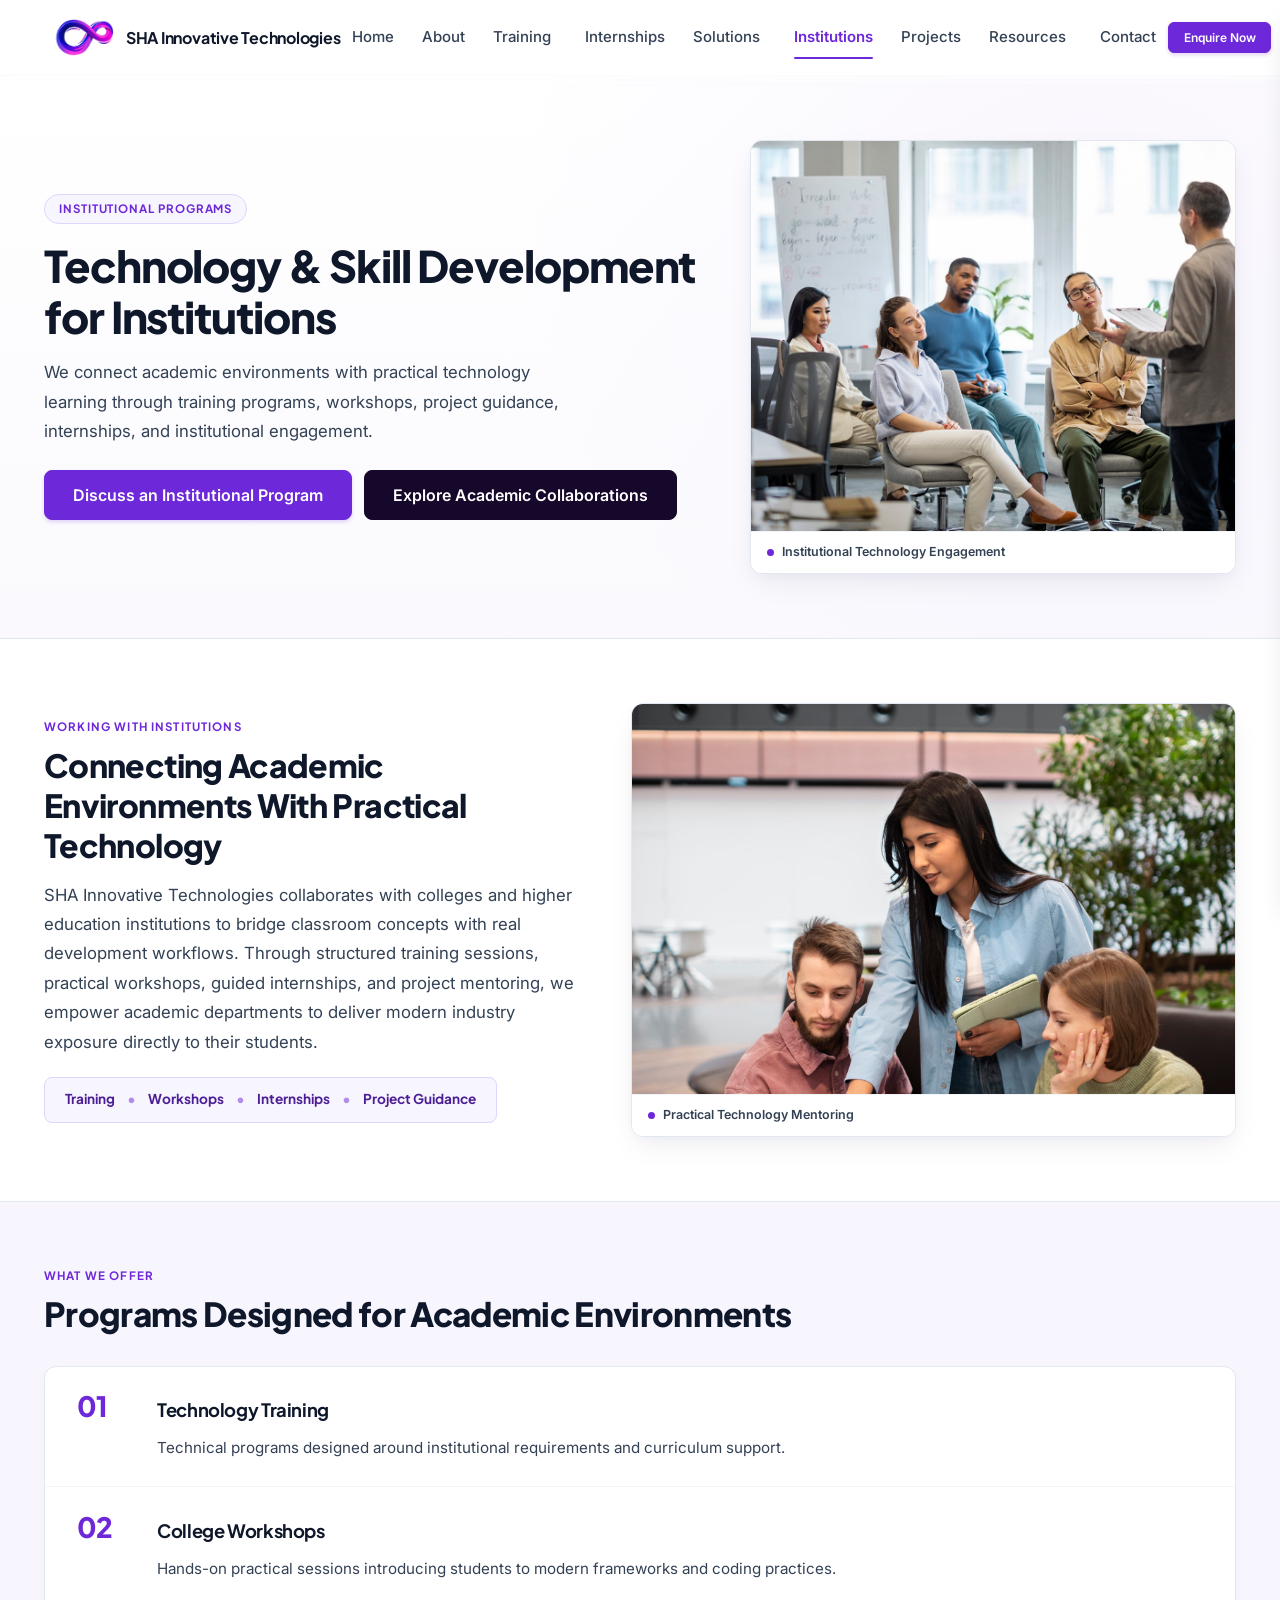
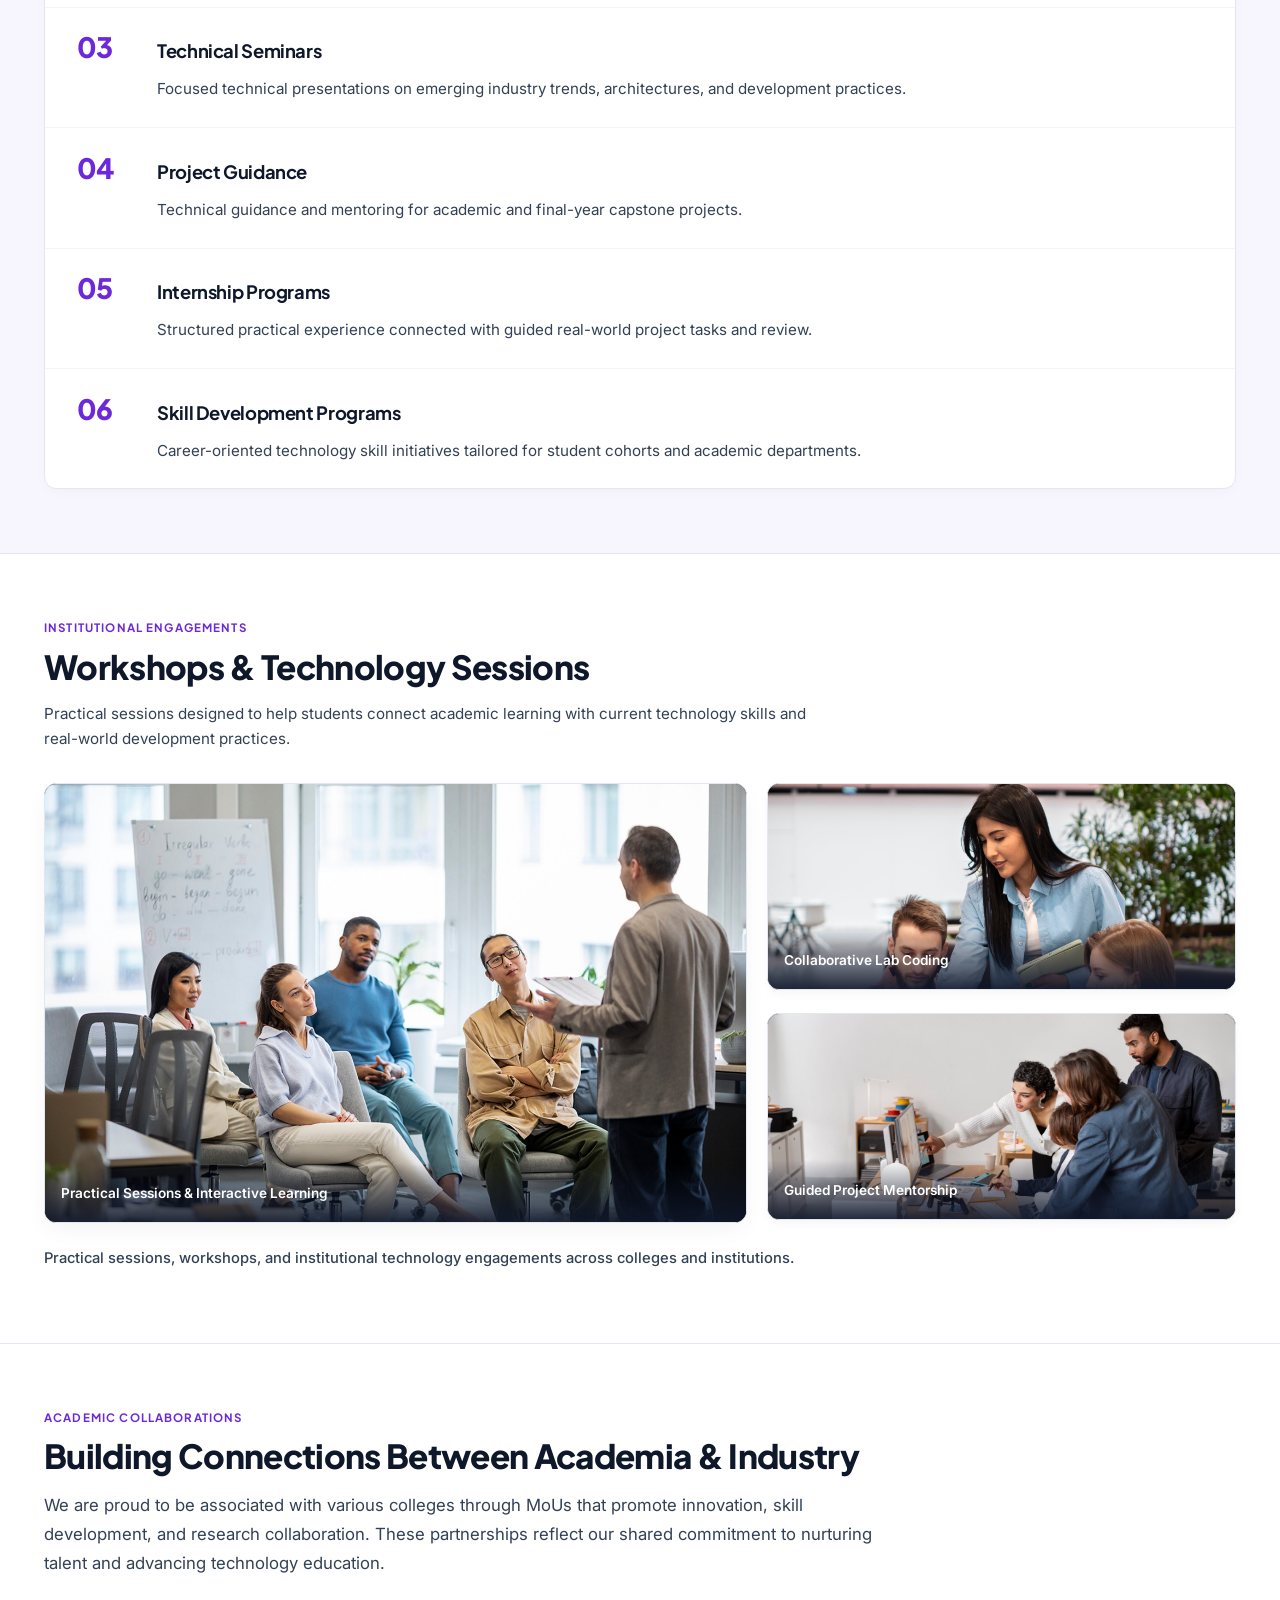
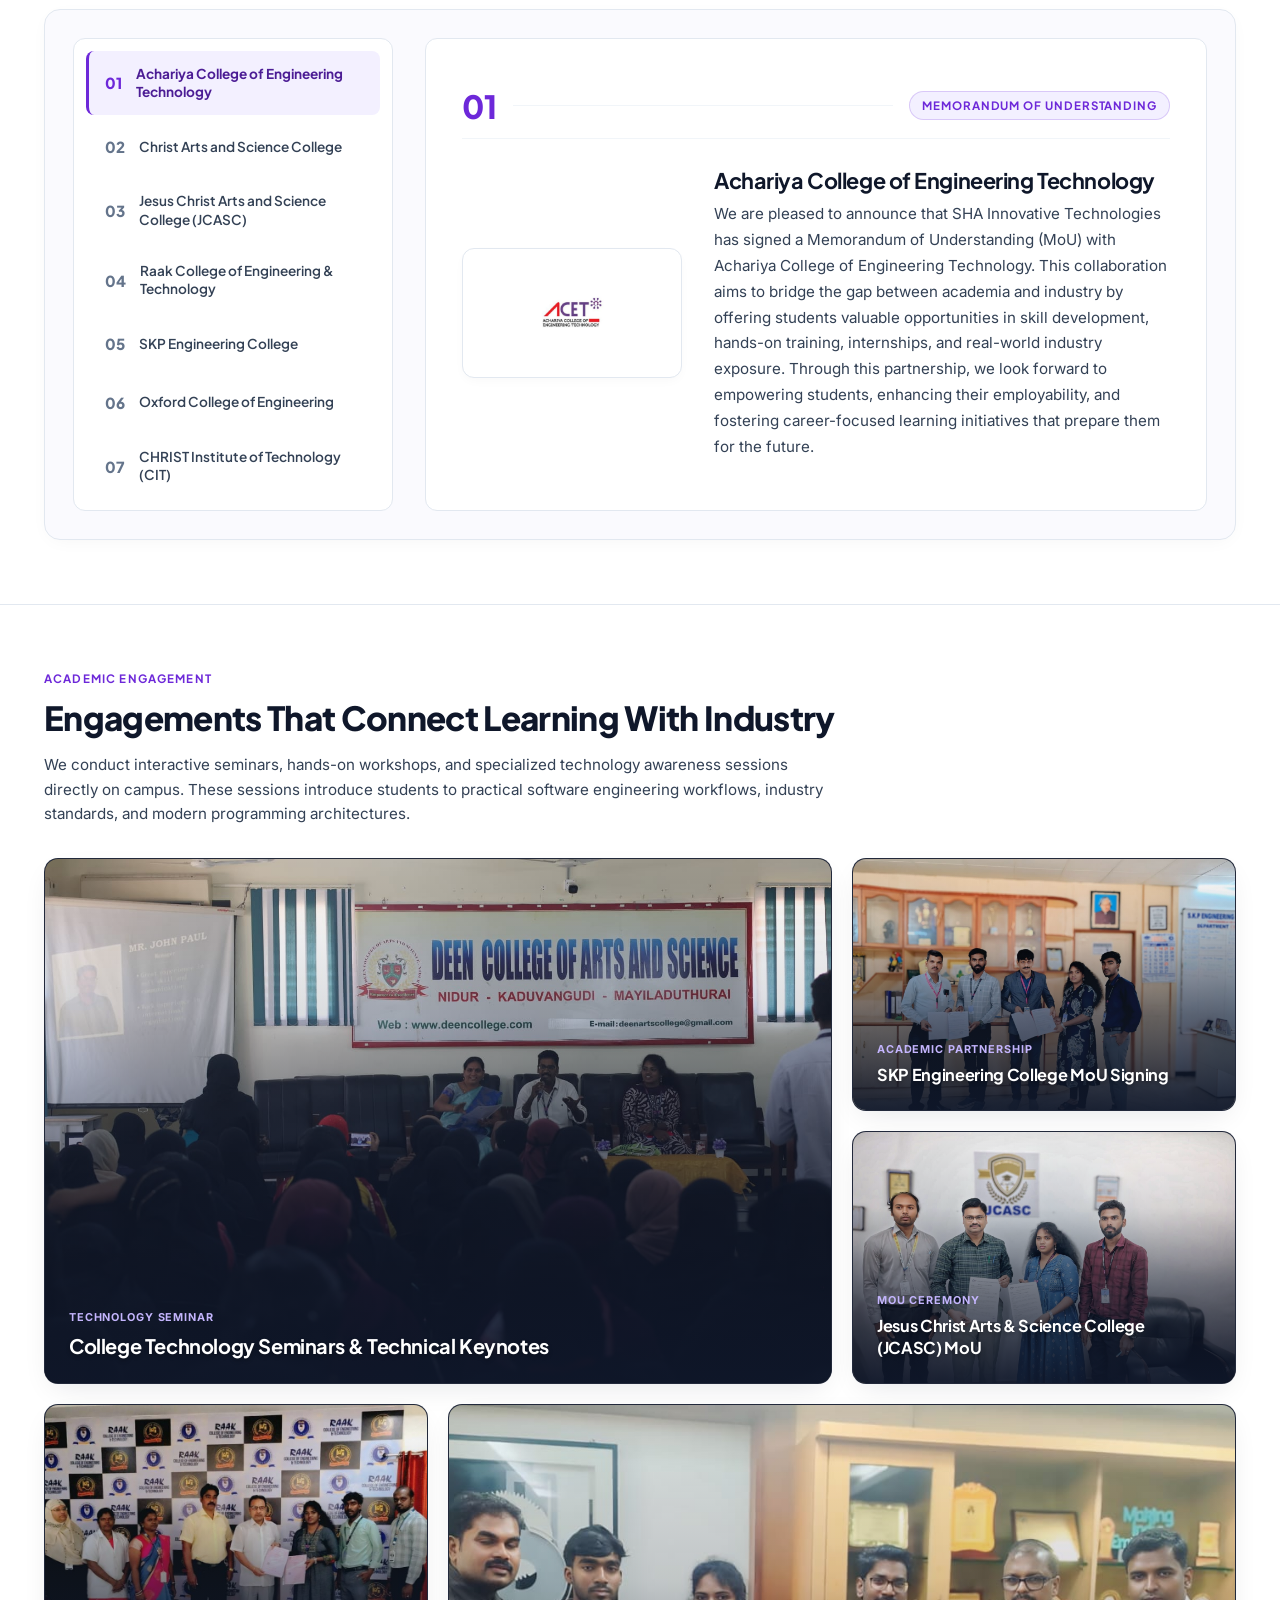
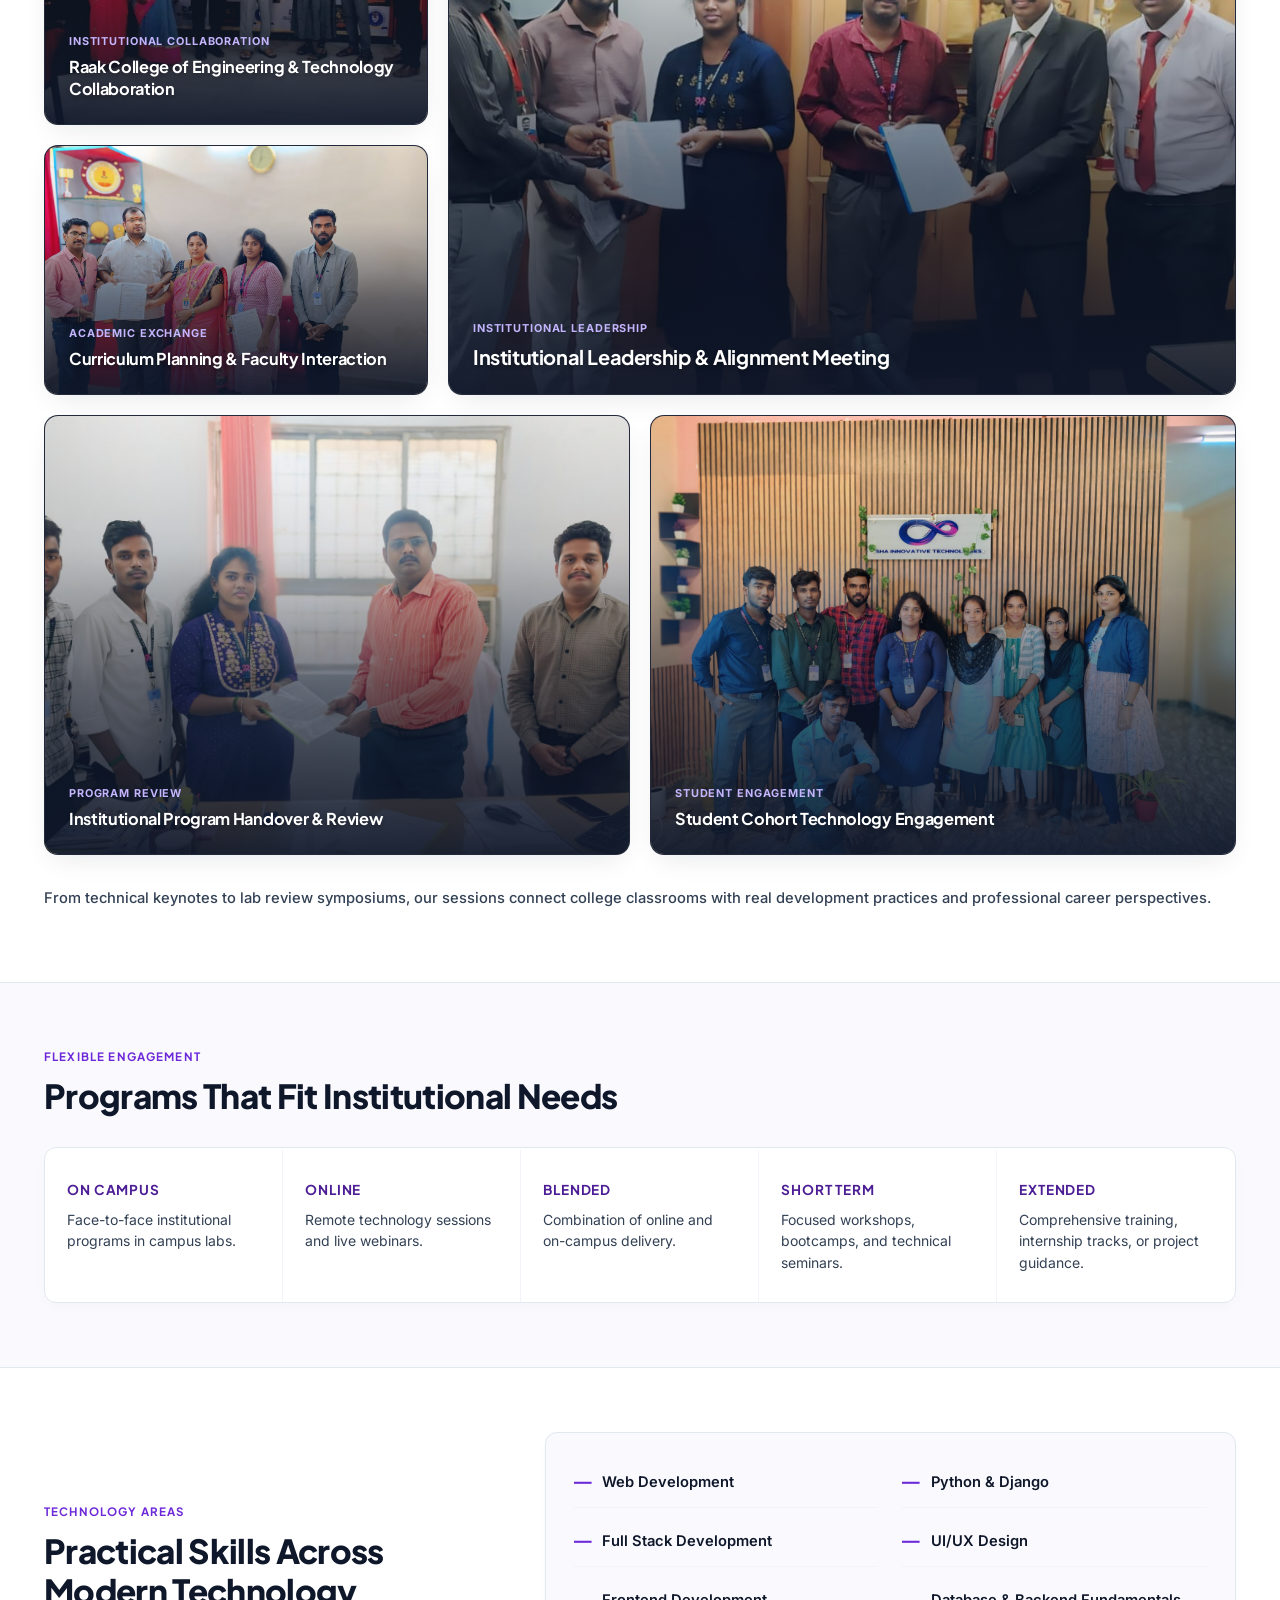
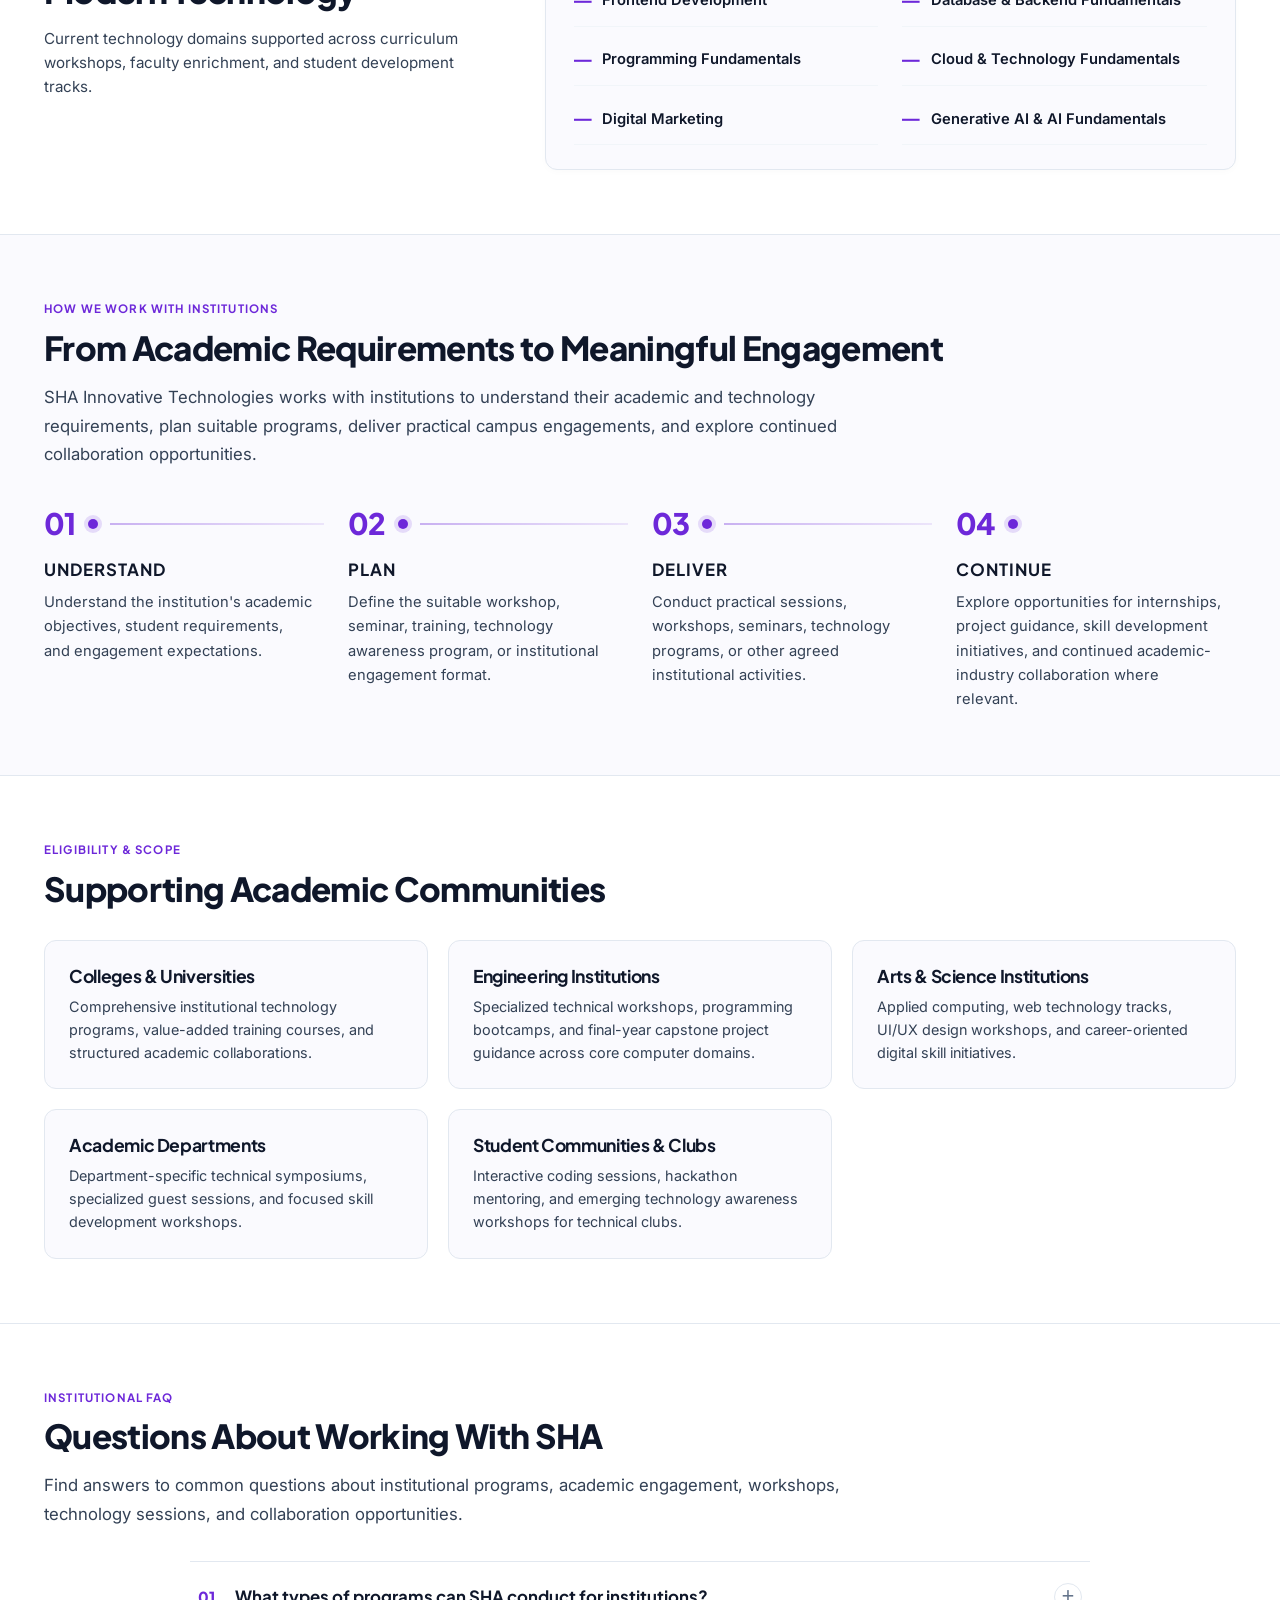
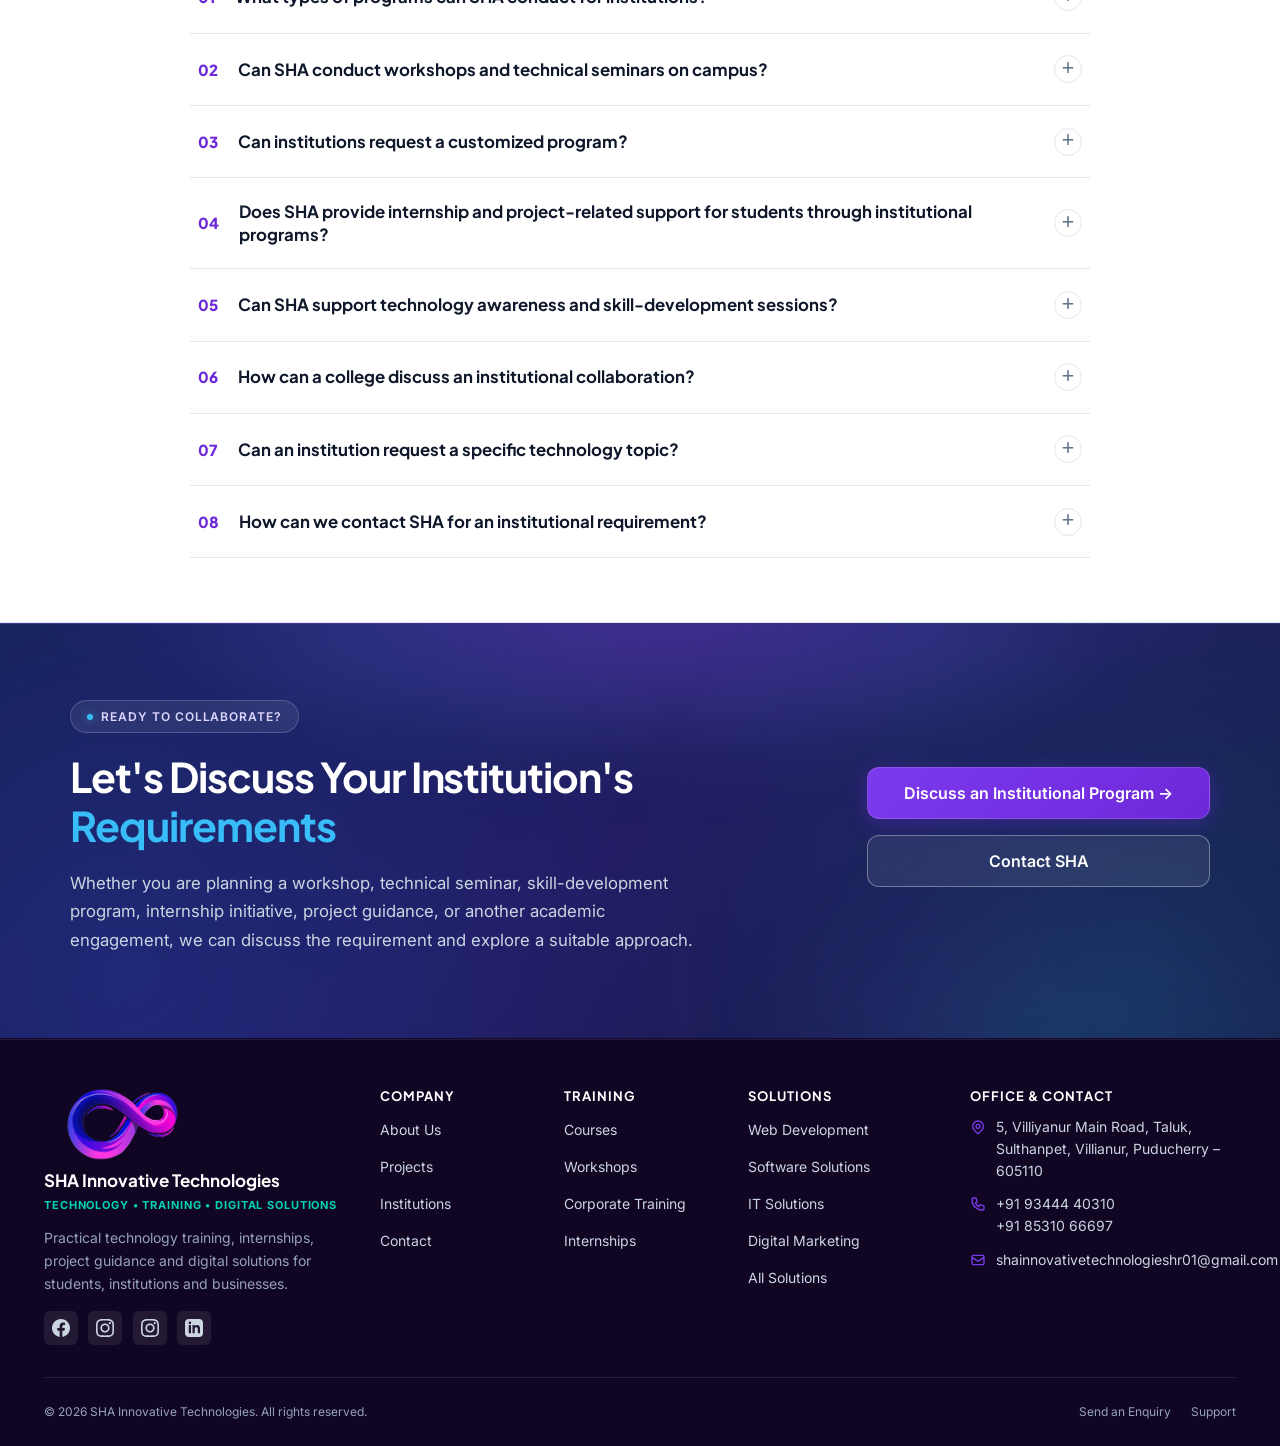
<file: institutions.html>
<!DOCTYPE html>
<html lang="en">

<head>
  <meta charset="UTF-8">
  <meta name="viewport" content="width=device-width, initial-scale=1.0">

  <!-- Primary SEO Meta Tags -->
  <title>Institutional Programs &amp; Academic Collaboration | SHA Innovative Technologies</title>
  <meta name="title" content="Institutional Programs &amp; Academic Collaboration | SHA Innovative Technologies">
  <meta name="description"
    content="Explore institutional programs, workshops, seminars, academic collaborations and technology engagement supported by SHA Innovative Technologies.">
  <meta name="keywords"
    content="institutional programs, college workshops, technology seminars, student internships, final-year project guidance, skill development, academic collaboration, Puducherry, SHA Innovative Technologies">
  <meta name="author" content="SHA Innovative Technologies">
  <meta name="robots" content="index, follow">
  <link rel="canonical" href="https://shainnovativetechnologies.com/institutions.html">

  <!-- Open Graph / Facebook -->
  <meta property="og:type" content="website">
  <meta property="og:url" content="https://shainnovativetechnologies.com/institutions.html">
  <meta property="og:title" content="Institutional Programs &amp; Academic Collaboration | SHA Innovative Technologies">
  <meta property="og:description"
    content="Explore institutional programs, workshops, seminars, academic collaborations and technology engagement supported by SHA Innovative Technologies.">
  <meta property="og:image" content="https://shainnovativetechnologies.com/assets/images/institutions/workshop-01.jpg">
  <meta property="og:site_name" content="SHA Innovative Technologies">
  <meta property="og:locale" content="en_US">

  <!-- Twitter Card -->
  <meta name="twitter:card" content="summary_large_image">
  <meta name="twitter:url" content="https://shainnovativetechnologies.com/institutions.html">
  <meta name="twitter:title" content="Institutions | SHA Innovative Technologies">
  <meta name="twitter:description"
    content="Technology and skill development programs for colleges and educational institutions from SHA Innovative Technologies.">
  <meta name="twitter:image" content="https://shainnovativetechnologies.com/assets/images/institutions/workshop-01.jpg">

  <!-- Favicons -->
  <link rel="icon" type="image/png" sizes="32x32" href="assets/logos/sha-favicon-32x32.png">
  <link rel="icon" type="image/png" sizes="16x16" href="assets/logos/sha-favicon-16x16.png">
  <link rel="apple-touch-icon" sizes="180x180" href="assets/logos/sha-apple-touch-icon.png">

  <!-- Google Fonts Preconnect & Inter/Outfit Stylesheets -->
  <link rel="preconnect" href="https://fonts.googleapis.com">
  <link rel="preconnect" href="https://fonts.gstatic.com" crossorigin>
  <link
    href="https://fonts.googleapis.com/css2?family=Inter:wght@400;500;600;700&family=Outfit:wght@500;600;700;800&family=JetBrains+Mono:wght@400;500&display=swap"
    rel="stylesheet">

  <!-- Core Stylesheets -->
  <link rel="stylesheet" href="css/style.css">
  <link rel="stylesheet" href="css/components.css">
  <link rel="stylesheet" href="css/responsive.css">

  <!-- Structured Data: Organization & Breadcrumbs Schema -->
  <script type="application/ld+json">
  {
    "@context": "https://schema.org",
    "@graph": [
      {
        "@type": "Organization",
        "@id": "https://shainnovativetechnologies.com/#organization",
        "name": "SHA Innovative Technologies",
        "url": "https://shainnovativetechnologies.com",
        "logo": "https://shainnovativetechnologies.com/assets/logos/sha-logo-transparent.png",
        "address": {
          "@type": "PostalAddress",
          "streetAddress": "5, Villiyanur Main Road, Taluk, Sulthanpet, Villianur",
          "addressLocality": "Puducherry",
          "postalCode": "605110",
          "addressCountry": "IN"
        },
        "contactPoint": [
          {
            "@type": "ContactPoint",
            "telephone": "+91-9344440310",
            "contactType": "customer service"
          }
        ]
      },
      {
        "@type": "BreadcrumbList",
        "itemListElement": [
          {
            "@type": "ListItem",
            "position": 1,
            "name": "Home",
            "item": "https://shainnovativetechnologies.com/"
          },
          {
            "@type": "ListItem",
            "position": 2,
            "name": "Institutions",
            "item": "https://shainnovativetechnologies.com/institutions.html"
          }
        ]
      }
    ]
  }
  </script>
</head>

<body class="page-institutions">

  <!-- Accessible Skip Link -->
  <a href="#main-content" class="skip-to-main">Skip to main content</a>

  <!-- ========================================================================= -->
  <!-- 1. GLOBAL FIXED / STICKY HEADER COMPONENT                                 -->
  <!-- ========================================================================= -->
  <header class="site-header" id="header">
    <div class="container navbar">

      <!-- Brand Logo & Name -->
      <a href="index.html" class="nav-brand" aria-label="SHA Innovative Technologies - Home">
        <img src="assets/logos/sha-logo-transparent.png" alt="SHA Logo" class="nav-brand-img" width="38" height="38">
        <span class="nav-brand-title">SHA Innovative Technologies</span>
      </a>

      <!-- Desktop Navigation Menu -->
      <nav class="nav-menu" aria-label="Main Navigation">
        <div class="nav-item">
          <a href="index.html" class="nav-link">Home</a>
        </div>
        <div class="nav-item">
          <a href="about.html" class="nav-link">About</a>
        </div>

        <!-- Dropdown: Training -->
        <div class="nav-item nav-dropdown">
          <button class="nav-link dropdown-toggle" aria-haspopup="true" aria-expanded="false" id="training-dropdown">
            Training
            <svg class="nav-link-chevron" viewBox="0 0 20 20" fill="currentColor" aria-hidden="true">
              <path fill-rule="evenodd"
                d="M5.23 7.21a.75.75 0 011.06.02L10 11.168l3.71-3.938a.75.75 0 111.08 1.04l-4.25 4.5a.75.75 0 01-1.08 0l-4.25-4.5a.75.75 0 01.02-1.06z"
                clip-rule="evenodd" />
            </svg>
          </button>
          <div class="dropdown-menu" aria-labelledby="training-dropdown">
            <a href="training.html" class="dropdown-item">
              <span class="dropdown-item-title">All Training Areas</span>
              <span class="dropdown-item-desc">Full Stack, UI/UX, Cloud &amp; AI</span>
            </a>
            <a href="training.html#training-formats" class="dropdown-item">
              <span class="dropdown-item-title">Training Formats</span>
              <span class="dropdown-item-desc">Students, Workshops &amp; Institutions</span>
            </a>
            <a href="training.html#project-learning" class="dropdown-item">
              <span class="dropdown-item-title">Project-Based Learning</span>
              <span class="dropdown-item-desc">Hands-on application development</span>
            </a>
          </div>
        </div>

        <div class="nav-item">
          <a href="internships.html" class="nav-link">Internships</a>
        </div>

        <!-- Dropdown: Solutions -->
        <div class="nav-item nav-dropdown">
          <button class="nav-link dropdown-toggle" aria-haspopup="true" aria-expanded="false" id="solutions-dropdown">
            Solutions
            <svg class="nav-link-chevron" viewBox="0 0 20 20" fill="currentColor" aria-hidden="true">
              <path fill-rule="evenodd"
                d="M5.23 7.21a.75.75 0 011.06.02L10 11.168l3.71-3.938a.75.75 0 111.08 1.04l-4.25 4.5a.75.75 0 01-1.08 0l-4.25-4.5a.75.75 0 01.02-1.06z"
                clip-rule="evenodd" />
            </svg>
          </button>
          <div class="dropdown-menu" aria-labelledby="solutions-dropdown">
            <a href="solutions.html" class="dropdown-item">
              <span class="dropdown-item-title">All Solutions</span>
              <span class="dropdown-item-desc">Web, Software, IT &amp; Digital</span>
            </a>
            <a href="solutions.html#web-development" class="dropdown-item">
              <span class="dropdown-item-title">Web Development</span>
              <span class="dropdown-item-desc">Fast, responsive &amp; scalable web apps</span>
            </a>
            <a href="solutions.html#software-solutions" class="dropdown-item">
              <span class="dropdown-item-title">Software Solutions</span>
              <span class="dropdown-item-desc">Custom business workflow applications</span>
            </a>
            <a href="solutions.html#it-solutions" class="dropdown-item">
              <span class="dropdown-item-title">IT Solutions</span>
              <span class="dropdown-item-desc">Support, setup &amp; maintenance</span>
            </a>
            <a href="solutions.html#digital-marketing" class="dropdown-item">
              <span class="dropdown-item-title">Digital Marketing</span>
              <span class="dropdown-item-desc">SEO, content &amp; online presence</span>
            </a>
          </div>
        </div>

        <div class="nav-item">
          <a href="institutions.html" class="nav-link active" aria-current="page">Institutions</a>
        </div>
        <div class="nav-item">
          <a href="projects.html" class="nav-link">Projects</a>
        </div>

        <!-- Dropdown: Resources -->
        <div class="nav-item nav-dropdown">
          <button class="nav-link dropdown-toggle" aria-haspopup="true" aria-expanded="false" id="resources-dropdown">
            Resources
            <svg class="nav-link-chevron" viewBox="0 0 20 20" fill="currentColor" aria-hidden="true">
              <path fill-rule="evenodd"
                d="M5.23 7.21a.75.75 0 011.06.02L10 11.168l3.71-3.938a.75.75 0 111.08 1.04l-4.25 4.5a.75.75 0 01-1.08 0l-4.25-4.5a.75.75 0 01.02-1.06z"
                clip-rule="evenodd" />
            </svg>
          </button>
          <div class="dropdown-menu" aria-labelledby="resources-dropdown">
            <a href="resources.html#knowledge-library" class="dropdown-item">
              <span class="dropdown-item-title">Insights &amp; Articles</span>
              <span class="dropdown-item-desc">Tech trends and career guidance</span>
            </a>
            <a href="resources.html#resource-faq" class="dropdown-item">
              <span class="dropdown-item-title">FAQ</span>
              <span class="dropdown-item-desc">Common questions answered</span>
            </a>
            <a href="resources.html#career-paths" class="dropdown-item">
              <span class="dropdown-item-title">Career Paths</span>
              <span class="dropdown-item-desc">Technology roadmaps and learning</span>
            </a>
          </div>
        </div>

        <div class="nav-item">
          <a href="contact.html" class="nav-link">Contact</a>
        </div>
      </nav>

      <!-- Nav CTA & Mobile Hamburger -->
      <div class="nav-actions">
        <a href="index.html#enquiry" class="btn btn-primary btn-sm btn-desktop">Enquire Now</a>

        <button class="mobile-nav-toggle" aria-label="Toggle navigation menu" aria-expanded="false"
          aria-controls="mobile-nav-drawer">
          <span class="hamburger-icon" aria-hidden="true"></span>
        </button>
      </div>

    </div>
  </header>

  <!-- Mobile Drawer -->
  <div class="mobile-overlay" id="mobile-overlay" aria-hidden="true"></div>
  <aside class="mobile-drawer" id="mobile-nav-drawer" aria-label="Mobile Navigation" aria-hidden="true">
    <div class="drawer-header">
      <a href="index.html" class="nav-brand" aria-label="SHA Innovative Technologies - Home">
        <img src="assets/logos/sha-logo-transparent.png" alt="SHA Logo" class="nav-brand-img"
          style="height: 32px; width: auto;">
        <span class="nav-brand-title">SHA Innovative Technologies</span>
      </a>
    </div>

    <nav class="drawer-nav">
      <a href="index.html" class="nav-link">Home</a>
      <a href="about.html" class="nav-link">About Us</a>
      <a href="training.html" class="nav-link">IT Training &amp; Courses</a>
      <a href="internships.html" class="nav-link">Internship Programs</a>
      <a href="solutions.html" class="nav-link">Technology Solutions</a>
      <a href="institutions.html" class="nav-link active" aria-current="page">Institutions</a>
      <a href="projects.html" class="nav-link">Project Guidance</a>
      <a href="resources.html" class="nav-link">Resources &amp; FAQ</a>
      <a href="contact.html" class="nav-link">Contact Us</a>
    </nav>

    <div class="drawer-footer">
      <a href="index.html#enquiry" class="btn btn-primary btn-block">Enquire Now</a>
    </div>
  </aside>

  <!-- Main Content Wrapper -->
  <main id="main-content">

    <!-- ========================================================================= -->
    <!-- 1. HERO: INSTITUTIONAL PROGRAMS & COLLABORATION                           -->
    <!-- ========================================================================= -->
    <section class="inst-hero-editorial" id="institutions-hero" aria-labelledby="inst-hero-title">
      <div class="container">
        <div class="inst-hero-split-grid">

          <!-- Left Column: Editorial Content -->
          <div class="inst-hero-editorial-left">
            <span class="inst-eyebrow-editorial">INSTITUTIONAL PROGRAMS</span>

            <h1 class="inst-hero-title" id="inst-hero-title">
              Technology &amp; Skill Development for Institutions
            </h1>

            <p class="inst-hero-lead">
              We connect academic environments with practical technology learning through training programs, workshops, project guidance, internships, and institutional engagement.
            </p>

            <div class="inst-hero-actions">
              <a href="index.html#enquiry" class="btn btn-primary btn-lg">Discuss an Institutional Program</a>
              <a href="#academic-collaborations" class="btn btn-secondary btn-lg">Explore Academic Collaborations</a>
            </div>
          </div>

          <!-- Right Column: Refined Frame with Authentic Photography -->
          <div class="inst-hero-editorial-right">
            <div class="inst-hero-frame">
              <img src="assets/images/institutions/workshop-01.jpg"
                alt="SHA Innovative Technologies conducting an interactive technology workshop for college students"
                class="inst-hero-img" width="1024" height="683" fetchpriority="high">
              <div class="inst-hero-caption">
                <span class="inst-caption-dot" aria-hidden="true"></span>
                <span>Institutional Technology Engagement</span>
              </div>
            </div>
          </div>

        </div>
      </div>
    </section>

    <!-- ========================================================================= -->
    <!-- 2. INTRODUCTION: WORKING WITH INSTITUTIONS                                -->
    <!-- ========================================================================= -->
    <section class="inst-intro-section" id="why-institutions" aria-labelledby="inst-intro-title">
      <div class="container">
        <div class="inst-intro-grid">

          <!-- Left Column: Heading + Paragraph + Horizontal List -->
          <div>
            <span class="inst-intro-eyebrow">WORKING WITH INSTITUTIONS</span>
            <h2 class="inst-intro-heading" id="inst-intro-title">
              Connecting Academic Environments With Practical Technology
            </h2>
            <p class="inst-intro-body">
              SHA Innovative Technologies collaborates with colleges and higher education institutions to bridge classroom concepts with real development workflows. Through structured training sessions, practical workshops, guided internships, and project mentoring, we empower academic departments to deliver modern industry exposure directly to their students.
            </p>

            <div class="inst-intro-tags" aria-label="Core Engagement Categories">
              <span>Training</span>
              <span class="inst-intro-tag-sep" aria-hidden="true">&bull;</span>
              <span>Workshops</span>
              <span class="inst-intro-tag-sep" aria-hidden="true">&bull;</span>
              <span>Internships</span>
              <span class="inst-intro-tag-sep" aria-hidden="true">&bull;</span>
              <span>Project Guidance</span>
            </div>
          </div>

          <!-- Right Column: Supporting Authentic Photograph -->
          <div>
            <div class="inst-hero-frame">
              <img src="assets/images/institutions/workshop-02.jpg"
                alt="Technical mentoring and practical hands-on technology learning for institutions"
                class="inst-hero-img" width="800" height="533" loading="lazy">
              <div class="inst-hero-caption">
                <span class="inst-caption-dot" aria-hidden="true"></span>
                <span>Practical Technology Mentoring</span>
              </div>
            </div>
          </div>

        </div>
      </div>
    </section>

    <!-- ========================================================================= -->
    <!-- 3. INSTITUTIONAL PROGRAMS: WHAT WE OFFER (NUMBERED CATALOGUE)              -->
    <!-- ========================================================================= -->
    <section class="inst-prog-section" id="institutional-programs" aria-labelledby="inst-prog-title">
      <div class="container">

        <div class="inst-editorial-header">
          <span class="inst-editorial-eyebrow">WHAT WE OFFER</span>
          <h2 class="inst-editorial-title" id="inst-prog-title">
            Programs Designed for Academic Environments
          </h2>
        </div>

        <div class="inst-catalogue-list" role="list">

          <!-- 01 -->
          <div class="inst-catalogue-item" role="listitem">
            <span class="inst-catalogue-num">01</span>
            <div class="inst-catalogue-content">
              <h3 class="inst-catalogue-heading">Technology Training</h3>
              <p class="inst-catalogue-desc">
                Technical programs designed around institutional requirements and curriculum support.
              </p>
            </div>
          </div>

          <!-- 02 -->
          <div class="inst-catalogue-item" role="listitem">
            <span class="inst-catalogue-num">02</span>
            <div class="inst-catalogue-content">
              <h3 class="inst-catalogue-heading">College Workshops</h3>
              <p class="inst-catalogue-desc">
                Hands-on practical sessions introducing students to modern frameworks and coding practices.
              </p>
            </div>
          </div>

          <!-- 03 -->
          <div class="inst-catalogue-item" role="listitem">
            <span class="inst-catalogue-num">03</span>
            <div class="inst-catalogue-content">
              <h3 class="inst-catalogue-heading">Technical Seminars</h3>
              <p class="inst-catalogue-desc">
                Focused technical presentations on emerging industry trends, architectures, and development practices.
              </p>
            </div>
          </div>

          <!-- 04 -->
          <div class="inst-catalogue-item" role="listitem">
            <span class="inst-catalogue-num">04</span>
            <div class="inst-catalogue-content">
              <h3 class="inst-catalogue-heading">Project Guidance</h3>
              <p class="inst-catalogue-desc">
                Technical guidance and mentoring for academic and final-year capstone projects.
              </p>
            </div>
          </div>

          <!-- 05 -->
          <div class="inst-catalogue-item" role="listitem">
            <span class="inst-catalogue-num">05</span>
            <div class="inst-catalogue-content">
              <h3 class="inst-catalogue-heading">Internship Programs</h3>
              <p class="inst-catalogue-desc">
                Structured practical experience connected with guided real-world project tasks and review.
              </p>
            </div>
          </div>

          <!-- 06 -->
          <div class="inst-catalogue-item" role="listitem">
            <span class="inst-catalogue-num">06</span>
            <div class="inst-catalogue-content">
              <h3 class="inst-catalogue-heading">Skill Development Programs</h3>
              <p class="inst-catalogue-desc">
                Career-oriented technology skill initiatives tailored for student cohorts and academic departments.
              </p>
            </div>
          </div>

        </div>

      </div>
    </section>

    <!-- ========================================================================= -->
    <!-- 4. WORKSHOPS & TECHNOLOGY SESSIONS (EDITORIAL PHOTO STORY)                 -->
    <!-- ========================================================================= -->
    <section class="inst-story-section" id="workshops" aria-labelledby="workshops-title">
      <div class="container">

        <div class="inst-editorial-header">
          <span class="inst-editorial-eyebrow">INSTITUTIONAL ENGAGEMENTS</span>
          <h2 class="inst-editorial-title" id="workshops-title">
            Workshops &amp; Technology Sessions
          </h2>
          <p style="color: var(--color-text-secondary); margin-top: var(--space-3); line-height: 1.6; font-size: 0.95rem; max-width: 780px;">
            Practical sessions designed to help students connect academic learning with current technology skills and real-world development practices.
          </p>
        </div>

        <!-- Asymmetric Composition: 1 Large Feature Photo + 2 Stacked Supporting Photos -->
        <div class="inst-story-grid">

          <!-- Primary Large Feature Photo -->
          <div class="inst-story-main-card">
            <img src="assets/images/institutions/workshop-01.jpg"
              alt="Practical college technology workshop session conducted by SHA Innovative Technologies"
              class="inst-story-main-img" width="800" height="533" loading="lazy">
            <div class="inst-story-caption">
              <span class="inst-story-caption-text">Practical Sessions &amp; Interactive Learning</span>
            </div>
          </div>

          <!-- Stacked Supporting Photos -->
          <div class="inst-story-side-cards">
            <div class="inst-story-sub-card">
              <img src="assets/images/institutions/workshop-02.jpg"
                alt="Students working through hands-on technical programming exercises"
                class="inst-story-sub-img" width="600" height="400" loading="lazy">
              <div class="inst-story-caption">
                <span class="inst-story-caption-text">Collaborative Lab Coding</span>
              </div>
            </div>

            <div class="inst-story-sub-card">
              <img src="assets/images/institutions/workshop-03.jpg"
                alt="Collaborative project review and technical guidance in an institutional setting"
                class="inst-story-sub-img" width="600" height="400" loading="lazy">
              <div class="inst-story-caption">
                <span class="inst-story-caption-text">Guided Project Mentorship</span>
              </div>
            </div>
          </div>

        </div>

        <p class="inst-story-note">
          <span class="inst-caption-dot" aria-hidden="true"></span>
          <span>Practical sessions, workshops, and institutional technology engagements across colleges and institutions.</span>
        </p>

      </div>
    </section>

    <!-- ========================================================================= -->
    <!-- 5. ACADEMIC COLLABORATIONS & MOU SHOWCASE                                 -->
    <!-- ========================================================================= -->
    <section class="inst-collab-section" id="academic-collaborations" aria-labelledby="collab-title">
      <div class="container">

        <div class="inst-editorial-header">
          <span class="inst-editorial-eyebrow">ACADEMIC COLLABORATIONS</span>
          <h2 class="inst-editorial-title" id="collab-title">
            Building Connections Between Academia &amp; Industry
          </h2>
          <p style="color: var(--color-text-secondary); margin-top: var(--space-3); line-height: 1.7; font-size: 1.05rem; max-width: 860px;">
            We are proud to be associated with various colleges through MoUs that promote innovation, skill development, and research collaboration. These partnerships reflect our shared commitment to nurturing talent and advancing technology education.
          </p>
        </div>

        <!-- Editorial Institutional Showcase Container -->
        <div class="inst-collab-archive" id="collab-archive">

          <!-- Mobile Simple Previous / Next Navigation Bar (Mobile Only) -->
          <div class="inst-collab-mobile-nav" aria-label="Institution navigation">
            <div class="inst-mobile-nav-controls">
              <button class="inst-mobile-nav-btn inst-mobile-prev" id="collab-mobile-prev" aria-label="Previous institution" disabled>
                <svg width="22" height="22" viewBox="0 0 24 24" fill="none" stroke="currentColor" stroke-width="2.5" stroke-linecap="round" stroke-linejoin="round" aria-hidden="true">
                  <polyline points="15 18 9 12 15 6"></polyline>
                </svg>
              </button>

              <div class="inst-mobile-nav-counter">
                <span id="collab-mobile-counter">01 / 07</span>
              </div>

              <button class="inst-mobile-nav-btn inst-mobile-next" id="collab-mobile-next" aria-label="Next institution">
                <svg width="22" height="22" viewBox="0 0 24 24" fill="none" stroke="currentColor" stroke-width="2.5" stroke-linecap="round" stroke-linejoin="round" aria-hidden="true">
                  <polyline points="9 18 15 12 9 6"></polyline>
                </svg>
              </button>
            </div>
            <div class="inst-mobile-nav-name" id="collab-mobile-name">Achariya College of Engineering Technology</div>
          </div>

          <!-- Left Side: Large Vertical Editorial Index Navigation -->
          <nav class="inst-collab-nav" role="tablist" aria-label="Academic Collaboration Institutions">
            <button class="inst-collab-nav-item active" role="tab" id="collab-tab-01" aria-selected="true" aria-controls="collab-panel-01" data-index="0">
              <span class="inst-collab-nav-num">01</span>
              <span class="inst-collab-nav-name">Achariya College of Engineering Technology</span>
            </button>

            <button class="inst-collab-nav-item" role="tab" id="collab-tab-02" aria-selected="false" aria-controls="collab-panel-02" data-index="1">
              <span class="inst-collab-nav-num">02</span>
              <span class="inst-collab-nav-name">Christ Arts and Science College</span>
            </button>

            <button class="inst-collab-nav-item" role="tab" id="collab-tab-03" aria-selected="false" aria-controls="collab-panel-03" data-index="2">
              <span class="inst-collab-nav-num">03</span>
              <span class="inst-collab-nav-name">Jesus Christ Arts and Science College (JCASC)</span>
            </button>

            <button class="inst-collab-nav-item" role="tab" id="collab-tab-04" aria-selected="false" aria-controls="collab-panel-04" data-index="3">
              <span class="inst-collab-nav-num">04</span>
              <span class="inst-collab-nav-name">Raak College of Engineering &amp; Technology</span>
            </button>

            <button class="inst-collab-nav-item" role="tab" id="collab-tab-05" aria-selected="false" aria-controls="collab-panel-05" data-index="4">
              <span class="inst-collab-nav-num">05</span>
              <span class="inst-collab-nav-name">SKP Engineering College</span>
            </button>

            <button class="inst-collab-nav-item" role="tab" id="collab-tab-06" aria-selected="false" aria-controls="collab-panel-06" data-index="5">
              <span class="inst-collab-nav-num">06</span>
              <span class="inst-collab-nav-name">Oxford College of Engineering</span>
            </button>

            <button class="inst-collab-nav-item" role="tab" id="collab-tab-07" aria-selected="false" aria-controls="collab-panel-07" data-index="6">
              <span class="inst-collab-nav-num">07</span>
              <span class="inst-collab-nav-name">CHRIST Institute of Technology (CIT)</span>
            </button>
          </nav>

          <!-- Right Side: Active Partnership Panels -->
          <div class="inst-collab-panels">

            <!-- Panel 01: Achariya -->
            <article class="inst-collab-panel active" id="collab-panel-01" role="tabpanel" aria-labelledby="collab-tab-01">
              <div class="inst-panel-header">
                <span class="inst-panel-num">01</span>
                <span class="inst-panel-divider" aria-hidden="true"></span>
                <span class="inst-panel-mou-badge">MEMORANDUM OF UNDERSTANDING</span>
              </div>
              <div class="inst-panel-body">
                <div class="inst-panel-logo-box">
                  <img src="assets/images/institutions/logos/achariya-college-logo.png"
                    alt="Achariya College of Engineering Technology official logo"
                    class="inst-panel-logo" width="220" height="110" loading="lazy">
                </div>
                <div class="inst-panel-content">
                  <h3 class="inst-panel-title">Achariya College of Engineering Technology</h3>
                  <p class="inst-panel-desc">
                    We are pleased to announce that SHA Innovative Technologies has signed a Memorandum of Understanding (MoU) with Achariya College of Engineering Technology. This collaboration aims to bridge the gap between academia and industry by offering students valuable opportunities in skill development, hands-on training, internships, and real-world industry exposure. Through this partnership, we look forward to empowering students, enhancing their employability, and fostering career-focused learning initiatives that prepare them for the future.
                  </p>
                </div>
              </div>
            </article>

            <!-- Panel 02: Christ Arts -->
            <article class="inst-collab-panel" id="collab-panel-02" role="tabpanel" aria-labelledby="collab-tab-02">
              <div class="inst-panel-header">
                <span class="inst-panel-num">02</span>
                <span class="inst-panel-divider" aria-hidden="true"></span>
                <span class="inst-panel-mou-badge">MEMORANDUM OF UNDERSTANDING</span>
              </div>
              <div class="inst-panel-body">
                <div class="inst-panel-logo-box">
                  <img src="assets/images/institutions/logos/christ-arts-and-science-college-logo.png"
                    alt="Christ Arts and Science College official logo"
                    class="inst-panel-logo" width="220" height="110" loading="lazy">
                </div>
                <div class="inst-panel-content">
                  <h3 class="inst-panel-title">Christ Arts and Science College</h3>
                  <p class="inst-panel-desc">
                    SHA Innovative Technologies has signed a Memorandum of Understanding (MoU) with Christ Arts and Science College to strengthen the connection between academia and industry through skill development, hands-on training, internships, and exposure to real-world industry practices. The collaboration supports student growth, employability, and career-oriented learning.
                  </p>
                </div>
              </div>
            </article>

            <!-- Panel 03: JCASC -->
            <article class="inst-collab-panel" id="collab-panel-03" role="tabpanel" aria-labelledby="collab-tab-03">
              <div class="inst-panel-header">
                <span class="inst-panel-num">03</span>
                <span class="inst-panel-divider" aria-hidden="true"></span>
                <span class="inst-panel-mou-badge">MEMORANDUM OF UNDERSTANDING</span>
              </div>
              <div class="inst-panel-body">
                <div class="inst-panel-logo-box">
                  <img src="assets/images/institutions/logos/jcasc-logo.png"
                    alt="Jesus Christ Arts and Science College (JCASC) official logo"
                    class="inst-panel-logo" width="220" height="110" loading="lazy">
                </div>
                <div class="inst-panel-content">
                  <h3 class="inst-panel-title">Jesus Christ Arts and Science College (JCASC)</h3>
                  <p class="inst-panel-desc">
                    SHA Innovative Technologies has signed a Memorandum of Understanding (MoU) with Jesus Christ Arts and Science College (JCASC) to support the connection between academic learning and industry-oriented skill development. The collaboration focuses on practical learning, hands-on training, internships, real-world exposure, and career-focused development.
                  </p>
                </div>
              </div>
            </article>

            <!-- Panel 04: Raak -->
            <article class="inst-collab-panel" id="collab-panel-04" role="tabpanel" aria-labelledby="collab-tab-04">
              <div class="inst-panel-header">
                <span class="inst-panel-num">04</span>
                <span class="inst-panel-divider" aria-hidden="true"></span>
                <span class="inst-panel-mou-badge">MEMORANDUM OF UNDERSTANDING</span>
              </div>
              <div class="inst-panel-body">
                <div class="inst-panel-logo-box">
                  <img src="assets/images/institutions/logos/raak-college-logo.png"
                    alt="Raak College of Engineering &amp; Technology official logo"
                    class="inst-panel-logo" width="220" height="110" loading="lazy">
                </div>
                <div class="inst-panel-content">
                  <h3 class="inst-panel-title">Raak College of Engineering &amp; Technology</h3>
                  <p class="inst-panel-desc">
                    SHA Innovative Technologies has signed a Memorandum of Understanding (MoU) with Raak College of Engineering &amp; Technology to strengthen academia-industry interaction through skill development, hands-on training, internships, and real-world industry exposure. The collaboration is intended to support practical learning and career-oriented student development.
                  </p>
                </div>
              </div>
            </article>

            <!-- Panel 05: SKP -->
            <article class="inst-collab-panel" id="collab-panel-05" role="tabpanel" aria-labelledby="collab-tab-05">
              <div class="inst-panel-header">
                <span class="inst-panel-num">05</span>
                <span class="inst-panel-divider" aria-hidden="true"></span>
                <span class="inst-panel-mou-badge">MEMORANDUM OF UNDERSTANDING</span>
              </div>
              <div class="inst-panel-body">
                <div class="inst-panel-logo-box">
                  <img src="assets/images/institutions/logos/skp-engineering-college-logo.png"
                    alt="SKP Engineering College official logo"
                    class="inst-panel-logo" width="220" height="110" loading="lazy">
                </div>
                <div class="inst-panel-content">
                  <h3 class="inst-panel-title">SKP Engineering College</h3>
                  <p class="inst-panel-loc">Chinnakangiyanur, Tiruvannamalai, Tamil Nadu</p>
                  <p class="inst-panel-desc">
                    SHA Innovative Technologies has signed a Memorandum of Understanding (MoU) with SKP Engineering College to support skill development, practical learning, internships, and exposure to real-world industry practices. The collaboration strengthens career-focused learning and student development.
                  </p>
                </div>
              </div>
            </article>

            <!-- Panel 06: Oxford -->
            <article class="inst-collab-panel" id="collab-panel-06" role="tabpanel" aria-labelledby="collab-tab-06">
              <div class="inst-panel-header">
                <span class="inst-panel-num">06</span>
                <span class="inst-panel-divider" aria-hidden="true"></span>
                <span class="inst-panel-mou-badge">MEMORANDUM OF UNDERSTANDING</span>
              </div>
              <div class="inst-panel-body">
                <div class="inst-panel-logo-box">
                  <img src="assets/images/institutions/logos/oxford-college-engineering-logo.png"
                    alt="Oxford College of Engineering official logo"
                    class="inst-panel-logo" width="220" height="110" loading="lazy">
                </div>
                <div class="inst-panel-content">
                  <h3 class="inst-panel-title">Oxford College of Engineering</h3>
                  <p class="inst-panel-desc">
                    SHA Innovative Technologies has signed a Memorandum of Understanding (MoU) with Oxford College of Engineering to strengthen academia-industry interaction through skill development, hands-on training, internships, and practical industry exposure. The collaboration supports employability and career-focused learning initiatives.
                  </p>
                </div>
              </div>
            </article>

            <!-- Panel 07: CIT -->
            <article class="inst-collab-panel" id="collab-panel-07" role="tabpanel" aria-labelledby="collab-tab-07">
              <div class="inst-panel-header">
                <span class="inst-panel-num">07</span>
                <span class="inst-panel-divider" aria-hidden="true"></span>
                <span class="inst-panel-mou-badge">MEMORANDUM OF UNDERSTANDING</span>
              </div>
              <div class="inst-panel-body">
                <div class="inst-panel-logo-box">
                  <img src="assets/images/institutions/logos/christ-institute-of-technology-logo.png"
                    alt="CHRIST Institute of Technology (CIT) official logo"
                    class="inst-panel-logo" width="220" height="110" loading="lazy">
                </div>
                <div class="inst-panel-content">
                  <h3 class="inst-panel-title">CHRIST Institute of Technology (CIT)</h3>
                  <p class="inst-panel-desc">
                    SHA Innovative Technologies has signed a Memorandum of Understanding (MoU) with CHRIST Institute of Technology (CIT) to support industry-oriented learning through skill development, practical training, internships, and real-world exposure. The collaboration focuses on strengthening student skills and career readiness.
                  </p>
                </div>
              </div>
            </article>

          </div>
        </div>

      </div>
    </section>

    <!-- ========================================================================= -->
    <!-- 6. ACADEMIC ENGAGEMENT: ENGAGEMENTS THAT CONNECT LEARNING WITH INDUSTRY    -->
    <!-- ========================================================================= -->
    <section class="inst-story-section" id="academic-engagements" aria-labelledby="engagements-title">
      <div class="container">

        <div class="inst-editorial-header">
          <span class="inst-editorial-eyebrow">ACADEMIC ENGAGEMENT</span>
          <h2 class="inst-editorial-title" id="engagements-title">
            Engagements That Connect Learning With Industry
          </h2>
          <p style="color: var(--color-text-secondary); margin-top: var(--space-3); line-height: 1.6; font-size: 0.95rem; max-width: 780px;">
            We conduct interactive seminars, hands-on workshops, and specialized technology awareness sessions directly on campus. These sessions introduce students to practical software engineering workflows, industry standards, and modern programming architectures.
          </p>
        </div>

        <!-- True Editorial Photo Wall Composition -->
        <div class="inst-photo-wall" role="list">

          <!-- Item 01: Dominant Large Featured Image -->
          <div class="inst-wall-item inst-wall-featured" role="listitem" data-gallery-index="0">
            <img src="assets/images/institutions/seminar-deen-college.jpg"
              alt="SHA Innovative Technologies conducting an academic technology seminar in a college auditorium"
              class="inst-wall-img" width="1024" height="683" loading="lazy">
            <div class="inst-wall-overlay">
              <span class="inst-wall-tag">Technology Seminar</span>
              <h3 class="inst-wall-title">College Technology Seminars &amp; Technical Keynotes</h3>
            </div>
          </div>

          <!-- Item 02: Top-Right Supporting Photo -->
          <div class="inst-wall-item inst-wall-stack-top" role="listitem" data-gallery-index="1">
            <img src="assets/images/institutions/mou-skp.jpg"
              alt="MoU signing ceremony and institutional collaboration with SKP Engineering College"
              class="inst-wall-img" width="800" height="533" loading="lazy">
            <div class="inst-wall-overlay">
              <span class="inst-wall-tag">Academic Partnership</span>
              <h3 class="inst-wall-title">SKP Engineering College MoU Signing</h3>
            </div>
          </div>

          <!-- Item 03: Bottom-Right Supporting Photo -->
          <div class="inst-wall-item inst-wall-stack-bottom" role="listitem" data-gallery-index="2">
            <img src="assets/images/institutions/mou-jcasc.jpg"
              alt="MoU signing and academic partnership ceremony with Jesus Christ Arts and Science College"
              class="inst-wall-img" width="800" height="533" loading="lazy">
            <div class="inst-wall-overlay">
              <span class="inst-wall-tag">MoU Ceremony</span>
              <h3 class="inst-wall-title">Jesus Christ Arts &amp; Science College (JCASC) MoU</h3>
            </div>
          </div>

          <!-- Item 04: Mid-Left Supporting Photo -->
          <div class="inst-wall-item inst-wall-mid-left" role="listitem" data-gallery-index="3">
            <img src="assets/images/institutions/mou-raak.jpg"
              alt="Institutional collaboration and MoU ceremony with Raak College of Engineering &amp; Technology"
              class="inst-wall-img" width="800" height="533" loading="lazy">
            <div class="inst-wall-overlay">
              <span class="inst-wall-tag">Institutional Collaboration</span>
              <h3 class="inst-wall-title">Raak College of Engineering &amp; Technology Collaboration</h3>
            </div>
          </div>

          <!-- Item 05: Mid-Right Wide Panoramic Photo -->
          <div class="inst-wall-item inst-wall-wide" role="listitem" data-gallery-index="4">
            <img src="assets/images/institutions/mou-collaboration-01.jpg"
              alt="Academic leadership collaboration and curriculum alignment meeting"
              class="inst-wall-img" width="1024" height="683" loading="lazy">
            <div class="inst-wall-overlay">
              <span class="inst-wall-tag">Institutional Leadership</span>
              <h3 class="inst-wall-title">Institutional Leadership &amp; Alignment Meeting</h3>
            </div>
          </div>

          <!-- Item 06: Mid-Left Lower Photo -->
          <div class="inst-wall-item inst-wall-mid-sub" role="listitem" data-gallery-index="5">
            <img src="assets/images/institutions/mou-collaboration-02.jpg"
              alt="Academic interaction, curriculum planning, and institutional technology exchange"
              class="inst-wall-img" width="800" height="533" loading="lazy">
            <div class="inst-wall-overlay">
              <span class="inst-wall-tag">Academic Exchange</span>
              <h3 class="inst-wall-title">Curriculum Planning &amp; Faculty Interaction</h3>
            </div>
          </div>

          <!-- Item 07: Bottom Row Left Photo -->
          <div class="inst-wall-item inst-wall-bottom-left" role="listitem" data-gallery-index="6">
            <img src="assets/images/institutions/academic-handover.jpg"
              alt="Academic program handover and project interaction with college department heads"
              class="inst-wall-img" width="800" height="533" loading="lazy">
            <div class="inst-wall-overlay">
              <span class="inst-wall-tag">Program Review</span>
              <h3 class="inst-wall-title">Institutional Program Handover &amp; Review</h3>
            </div>
          </div>

          <!-- Item 08: Bottom Row Right Photo -->
          <div class="inst-wall-item inst-wall-bottom-right" role="listitem" data-gallery-index="7">
            <img src="assets/images/institutions/student-cohort-engagement.jpg"
              alt="Student cohort participating in technical learning and institutional engagement at SHA"
              class="inst-wall-img" width="800" height="533" loading="lazy">
            <div class="inst-wall-overlay">
              <span class="inst-wall-tag">Student Engagement</span>
              <h3 class="inst-wall-title">Student Cohort Technology Engagement</h3>
            </div>
          </div>

        </div>

        <p class="inst-story-note">
          <span>From technical keynotes to lab review symposiums, our sessions connect college classrooms with real development practices and professional career perspectives.</span>
        </p>

      </div>
    </section>

    <!-- ========================================================================= -->
    <!-- 7. PROGRAM FORMATS (FLEXIBLE MODES)                                        -->
    <!-- ========================================================================= -->
    <section class="inst-formats-strip-section" id="program-formats" aria-labelledby="inst-formats-title">
      <div class="container">

        <div class="inst-editorial-header">
          <span class="inst-editorial-eyebrow">FLEXIBLE ENGAGEMENT</span>
          <h2 class="inst-editorial-title" id="inst-formats-title">
            Programs That Fit Institutional Needs
          </h2>
        </div>

        <!-- Horizontal Editorial Strip with Vertical Dividers -->
        <div class="inst-formats-strip">

          <div class="inst-format-col">
            <span class="inst-format-header">ON CAMPUS</span>
            <p class="inst-format-text">Face-to-face institutional programs in campus labs.</p>
          </div>

          <div class="inst-format-col">
            <span class="inst-format-header">ONLINE</span>
            <p class="inst-format-text">Remote technology sessions and live webinars.</p>
          </div>

          <div class="inst-format-col">
            <span class="inst-format-header">BLENDED</span>
            <p class="inst-format-text">Combination of online and on-campus delivery.</p>
          </div>

          <div class="inst-format-col">
            <span class="inst-format-header">SHORT TERM</span>
            <p class="inst-format-text">Focused workshops, bootcamps, and technical seminars.</p>
          </div>

          <div class="inst-format-col">
            <span class="inst-format-header">EXTENDED</span>
            <p class="inst-format-text">Comprehensive training, internship tracks, or project guidance.</p>
          </div>

        </div>

      </div>
    </section>

    <!-- ========================================================================= -->
    <!-- 8. TECHNOLOGY AREAS: PRACTICAL DOMAINS AVAILABLE                          -->
    <!-- ========================================================================= -->
    <section class="inst-tech-list-section" id="technology-areas" aria-labelledby="inst-tech-title">
      <div class="container">
        <div class="inst-tech-twocol-grid">

          <!-- Left Column: Header -->
          <div>
            <span class="inst-editorial-eyebrow">TECHNOLOGY AREAS</span>
            <h2 class="inst-editorial-title" id="inst-tech-title">
              Practical Skills Across Modern Technology
            </h2>
            <p style="color: var(--color-text-secondary); margin-top: var(--space-3); line-height: 1.6; font-size: 0.95rem;">
              Current technology domains supported across curriculum workshops, faculty enrichment, and student development tracks.
            </p>
          </div>

          <!-- Right Column: Typographic 2-Column List -->
          <div class="inst-tech-list-wrap">
            <div class="inst-tech-item">
              <span class="inst-tech-dash" aria-hidden="true">&mdash;</span>
              <span>Web Development</span>
            </div>
            <div class="inst-tech-item">
              <span class="inst-tech-dash" aria-hidden="true">&mdash;</span>
              <span>Python &amp; Django</span>
            </div>
            <div class="inst-tech-item">
              <span class="inst-tech-dash" aria-hidden="true">&mdash;</span>
              <span>Full Stack Development</span>
            </div>
            <div class="inst-tech-item">
              <span class="inst-tech-dash" aria-hidden="true">&mdash;</span>
              <span>UI/UX Design</span>
            </div>
            <div class="inst-tech-item">
              <span class="inst-tech-dash" aria-hidden="true">&mdash;</span>
              <span>Frontend Development</span>
            </div>
            <div class="inst-tech-item">
              <span class="inst-tech-dash" aria-hidden="true">&mdash;</span>
              <span>Database &amp; Backend Fundamentals</span>
            </div>
            <div class="inst-tech-item">
              <span class="inst-tech-dash" aria-hidden="true">&mdash;</span>
              <span>Programming Fundamentals</span>
            </div>
            <div class="inst-tech-item">
              <span class="inst-tech-dash" aria-hidden="true">&mdash;</span>
              <span>Cloud &amp; Technology Fundamentals</span>
            </div>
            <div class="inst-tech-item">
              <span class="inst-tech-dash" aria-hidden="true">&mdash;</span>
              <span>Digital Marketing</span>
            </div>
            <div class="inst-tech-item">
              <span class="inst-tech-dash" aria-hidden="true">&mdash;</span>
              <span>Generative AI &amp; AI Fundamentals</span>
            </div>
          </div>

        </div>
      </div>
    </section>

    <!-- ========================================================================= -->
    <!-- 9. HOW WE WORK WITH INSTITUTIONS: 4-STEP EDITORIAL TIMELINE                -->
    <!-- ========================================================================= -->
    <section class="inst-process-section" id="institutional-process" aria-labelledby="inst-process-title">
      <div class="container">

        <div class="inst-editorial-header">
          <span class="inst-editorial-eyebrow">HOW WE WORK WITH INSTITUTIONS</span>
          <h2 class="inst-editorial-title" id="inst-process-title">
            From Academic Requirements to Meaningful Engagement
          </h2>
          <p style="color: var(--color-text-secondary); margin-top: var(--space-3); line-height: 1.7; font-size: 1.05rem; max-width: 860px;">
            SHA Innovative Technologies works with institutions to understand their academic and technology requirements, plan suitable programs, deliver practical campus engagements, and explore continued collaboration opportunities.
          </p>
        </div>

        <!-- Horizontal Editorial Timeline -->
        <div class="inst-timeline" role="list" aria-label="How SHA works with institutions">

          <!-- Step 01: Understand -->
          <div class="inst-timeline-step" role="listitem">
            <div class="inst-timeline-track">
              <span class="inst-timeline-num">01</span>
              <span class="inst-timeline-node" aria-hidden="true"></span>
              <span class="inst-timeline-line" aria-hidden="true"></span>
            </div>
            <div class="inst-timeline-content">
              <h3 class="inst-timeline-heading">UNDERSTAND</h3>
              <p class="inst-timeline-desc">
                Understand the institution's academic objectives, student requirements, and engagement expectations.
              </p>
            </div>
          </div>

          <!-- Step 02: Plan -->
          <div class="inst-timeline-step" role="listitem">
            <div class="inst-timeline-track">
              <span class="inst-timeline-num">02</span>
              <span class="inst-timeline-node" aria-hidden="true"></span>
              <span class="inst-timeline-line" aria-hidden="true"></span>
            </div>
            <div class="inst-timeline-content">
              <h3 class="inst-timeline-heading">PLAN</h3>
              <p class="inst-timeline-desc">
                Define the suitable workshop, seminar, training, technology awareness program, or institutional engagement format.
              </p>
            </div>
          </div>

          <!-- Step 03: Deliver -->
          <div class="inst-timeline-step" role="listitem">
            <div class="inst-timeline-track">
              <span class="inst-timeline-num">03</span>
              <span class="inst-timeline-node" aria-hidden="true"></span>
              <span class="inst-timeline-line" aria-hidden="true"></span>
            </div>
            <div class="inst-timeline-content">
              <h3 class="inst-timeline-heading">DELIVER</h3>
              <p class="inst-timeline-desc">
                Conduct practical sessions, workshops, seminars, technology programs, or other agreed institutional activities.
              </p>
            </div>
          </div>

          <!-- Step 04: Continue -->
          <div class="inst-timeline-step inst-timeline-step-last" role="listitem">
            <div class="inst-timeline-track">
              <span class="inst-timeline-num">04</span>
              <span class="inst-timeline-node" aria-hidden="true"></span>
              <span class="inst-timeline-line" aria-hidden="true"></span>
            </div>
            <div class="inst-timeline-content">
              <h3 class="inst-timeline-heading">CONTINUE</h3>
              <p class="inst-timeline-desc">
                Explore opportunities for internships, project guidance, skill development initiatives, and continued academic-industry collaboration where relevant.
              </p>
            </div>
          </div>

        </div>

      </div>
    </section>

    <!-- ========================================================================= -->
    <!-- 10. WHO WE SERVE: SUPPORTING ACADEMIC COMMUNITIES                          -->
    <!-- ========================================================================= -->
    <section class="inst-who-section" id="who-can-work" aria-labelledby="who-title">
      <div class="container">

        <div class="inst-editorial-header">
          <span class="inst-editorial-eyebrow">ELIGIBILITY &amp; SCOPE</span>
          <h2 class="inst-editorial-title" id="who-title">
            Supporting Academic Communities
          </h2>
        </div>

        <div class="inst-who-grid">

          <div class="inst-who-item">
            <h3 class="inst-who-title">Colleges &amp; Universities</h3>
            <p class="inst-who-desc">
              Comprehensive institutional technology programs, value-added training courses, and structured academic collaborations.
            </p>
          </div>

          <div class="inst-who-item">
            <h3 class="inst-who-title">Engineering Institutions</h3>
            <p class="inst-who-desc">
              Specialized technical workshops, programming bootcamps, and final-year capstone project guidance across core computer domains.
            </p>
          </div>

          <div class="inst-who-item">
            <h3 class="inst-who-title">Arts &amp; Science Institutions</h3>
            <p class="inst-who-desc">
              Applied computing, web technology tracks, UI/UX design workshops, and career-oriented digital skill initiatives.
            </p>
          </div>

          <div class="inst-who-item">
            <h3 class="inst-who-title">Academic Departments</h3>
            <p class="inst-who-desc">
              Department-specific technical symposiums, specialized guest sessions, and focused skill development workshops.
            </p>
          </div>

          <div class="inst-who-item">
            <h3 class="inst-who-title">Student Communities &amp; Clubs</h3>
            <p class="inst-who-desc">
              Interactive coding sessions, hackathon mentoring, and emerging technology awareness workshops for technical clubs.
            </p>
          </div>

        </div>

      </div>
    </section>

    <!-- ========================================================================= -->
    <!-- 11. INSTITUTIONAL FAQ (EDITORIAL ACCORDION)                               -->
    <!-- ========================================================================= -->
    <section class="inst-faq-section" id="institutional-faq" aria-labelledby="inst-faq-title">
      <div class="container">

        <div class="inst-editorial-header">
          <span class="inst-editorial-eyebrow">INSTITUTIONAL FAQ</span>
          <h2 class="inst-editorial-title" id="inst-faq-title">
            Questions About Working With SHA
          </h2>
          <p style="color: var(--color-text-secondary); margin-top: var(--space-3); line-height: 1.7; font-size: 1.05rem; max-width: 860px;">
            Find answers to common questions about institutional programs, academic engagement, workshops, technology sessions, and collaboration opportunities.
          </p>
        </div>

        <!-- Editorial Accordion -->
        <div class="inst-faq-accordion" role="region" aria-label="Institutional Frequently Asked Questions">

          <!-- FAQ Item 01 -->
          <div class="inst-faq-item">
            <button class="inst-faq-trigger" id="inst-faq-trig-1" type="button" aria-expanded="false" aria-controls="inst-faq-ans-1">
              <span class="inst-faq-num">01</span>
              <span class="inst-faq-question">What types of programs can SHA conduct for institutions?</span>
              <span class="inst-faq-icon" aria-hidden="true">+</span>
            </button>
            <div class="inst-faq-panel" id="inst-faq-ans-1" role="region" aria-labelledby="inst-faq-trig-1">
              <div class="inst-faq-panel-inner">
                <p>SHA conducts on-campus and remote technology training, hands-on programming workshops, technical seminars, student skill development tracks, and academic project mentorship aligned with department goals.</p>
              </div>
            </div>
          </div>

          <!-- FAQ Item 02 -->
          <div class="inst-faq-item">
            <button class="inst-faq-trigger" id="inst-faq-trig-2" type="button" aria-expanded="false" aria-controls="inst-faq-ans-2">
              <span class="inst-faq-num">02</span>
              <span class="inst-faq-question">Can SHA conduct workshops and technical seminars on campus?</span>
              <span class="inst-faq-icon" aria-hidden="true">+</span>
            </button>
            <div class="inst-faq-panel" id="inst-faq-ans-2" role="region" aria-labelledby="inst-faq-trig-2">
              <div class="inst-faq-panel-inner">
                <p>Yes. Based on institutional requirements, we conduct face-to-face workshops, interactive symposiums, and keynote technical seminars directly in college auditoriums and computer labs.</p>
              </div>
            </div>
          </div>

          <!-- FAQ Item 03 -->
          <div class="inst-faq-item">
            <button class="inst-faq-trigger" id="inst-faq-trig-3" type="button" aria-expanded="false" aria-controls="inst-faq-ans-3">
              <span class="inst-faq-num">03</span>
              <span class="inst-faq-question">Can institutions request a customized program?</span>
              <span class="inst-faq-icon" aria-hidden="true">+</span>
            </button>
            <div class="inst-faq-panel" id="inst-faq-ans-3" role="region" aria-labelledby="inst-faq-trig-3">
              <div class="inst-faq-panel-inner">
                <p>Yes. Programs can be tailored to match the curriculum objectives, academic schedules, student skill levels, and specific technology domains requested by department heads.</p>
              </div>
            </div>
          </div>

          <!-- FAQ Item 04 -->
          <div class="inst-faq-item">
            <button class="inst-faq-trigger" id="inst-faq-trig-4" type="button" aria-expanded="false" aria-controls="inst-faq-ans-4">
              <span class="inst-faq-num">04</span>
              <span class="inst-faq-question">Does SHA provide internship and project-related support for students through institutional programs?</span>
              <span class="inst-faq-icon" aria-hidden="true">+</span>
            </button>
            <div class="inst-faq-panel" id="inst-faq-ans-4" role="region" aria-labelledby="inst-faq-trig-4">
              <div class="inst-faq-panel-inner">
                <p>Yes. We offer structured technical guidance for capstone projects and practical internship tracks connected with real software engineering practices.</p>
              </div>
            </div>
          </div>

          <!-- FAQ Item 05 -->
          <div class="inst-faq-item">
            <button class="inst-faq-trigger" id="inst-faq-trig-5" type="button" aria-expanded="false" aria-controls="inst-faq-ans-5">
              <span class="inst-faq-num">05</span>
              <span class="inst-faq-question">Can SHA support technology awareness and skill-development sessions?</span>
              <span class="inst-faq-icon" aria-hidden="true">+</span>
            </button>
            <div class="inst-faq-panel" id="inst-faq-ans-5" role="region" aria-labelledby="inst-faq-trig-5">
              <div class="inst-faq-panel-inner">
                <p>Yes. We organize foundational sessions on modern full-stack development, cloud workflows, AI concepts, and digital tools to broaden student technology awareness.</p>
              </div>
            </div>
          </div>

          <!-- FAQ Item 06 -->
          <div class="inst-faq-item">
            <button class="inst-faq-trigger" id="inst-faq-trig-6" type="button" aria-expanded="false" aria-controls="inst-faq-ans-6">
              <span class="inst-faq-num">06</span>
              <span class="inst-faq-question">How can a college discuss an institutional collaboration?</span>
              <span class="inst-faq-icon" aria-hidden="true">+</span>
            </button>
            <div class="inst-faq-panel" id="inst-faq-ans-6" role="region" aria-labelledby="inst-faq-trig-6">
              <div class="inst-faq-panel-inner">
                <p>Academic coordinators and leadership teams can reach out through our contact form, email, or institutional enquiry channels to schedule an exploratory discussion.</p>
              </div>
            </div>
          </div>

          <!-- FAQ Item 07 -->
          <div class="inst-faq-item">
            <button class="inst-faq-trigger" id="inst-faq-trig-7" type="button" aria-expanded="false" aria-controls="inst-faq-ans-7">
              <span class="inst-faq-num">07</span>
              <span class="inst-faq-question">Can an institution request a specific technology topic?</span>
              <span class="inst-faq-icon" aria-hidden="true">+</span>
            </button>
            <div class="inst-faq-panel" id="inst-faq-ans-7" role="region" aria-labelledby="inst-faq-trig-7">
              <div class="inst-faq-panel-inner">
                <p>Yes. Institutions can request sessions across specialized areas such as Python &amp; Django, Web Development, UI/UX Design, Cloud Fundamentals, and Database Architecture.</p>
              </div>
            </div>
          </div>

          <!-- FAQ Item 08 -->
          <div class="inst-faq-item">
            <button class="inst-faq-trigger" id="inst-faq-trig-8" type="button" aria-expanded="false" aria-controls="inst-faq-ans-8">
              <span class="inst-faq-num">08</span>
              <span class="inst-faq-question">How can we contact SHA for an institutional requirement?</span>
              <span class="inst-faq-icon" aria-hidden="true">+</span>
            </button>
            <div class="inst-faq-panel" id="inst-faq-ans-8" role="region" aria-labelledby="inst-faq-trig-8">
              <div class="inst-faq-panel-inner">
                <p>You can submit an enquiry through the form on our website, email our academic team directly, or visit our office in Puducherry to discuss collaboration options.</p>
              </div>
            </div>
          </div>

        </div>

      </div>
    </section>

    <!-- ========================================================================= -->
    <!-- 12. FINAL CTA (PREMIUM INSTITUTIONAL SPLIT LAYOUT)                          -->
    <!-- ========================================================================= -->
    <section class="section final-cta-section reveal-on-scroll" id="partner-cta" aria-label="Partner with SHA">
      <div class="container">
        <div class="inst-cta-split-container">
          <div class="inst-cta-split-content">
            <div class="final-cta-eyebrow">
              <span class="section-eyebrow-dot tech-dot-cyan" aria-hidden="true"></span>
              READY TO COLLABORATE?
            </div>
            <h2 class="inst-cta-split-title">
              Let's Discuss Your Institution's <span class="highlight-learning">Requirements</span>
            </h2>
            <p class="inst-cta-split-desc">
              Whether you are planning a workshop, technical seminar, skill-development program, internship initiative, project guidance, or another academic engagement, we can discuss the requirement and explore a suitable approach.
            </p>
          </div>
          <div class="inst-cta-split-actions">
            <a href="index.html#enquiry" class="btn btn-primary btn-lg final-cta-btn">Discuss an Institutional Program &rarr;</a>
            <a href="contact.html" class="btn btn-outline-white btn-lg inst-cta-secondary-btn">Contact SHA</a>
          </div>
        </div>
      </div>
    </section>

  </main>

  <!-- ========================================================================= -->
  <!-- 13. GLOBAL FOOTER COMPONENT                                               -->
  <!-- ========================================================================= -->
  <footer class="site-footer" id="footer">
    <div class="container">

      <div class="footer-grid">

        <!-- Column 1: Company Overview & Brand -->
        <div class="footer-col footer-col-brand">
          <a href="index.html" class="footer-brand-lockup" aria-label="SHA Innovative Technologies - Home">
            <img src="assets/logos/sha-logo-transparent.png" alt="SHA Innovative Technologies" class="footer-logo"
              width="140" height="76" loading="lazy">
            <span class="footer-brand-title">SHA Innovative Technologies</span>
          </a>
          <span class="footer-brand-tagline">Technology &bull; Training &bull; Digital Solutions</span>
          <p class="footer-desc">
            Practical technology training, internships, project guidance and digital solutions for students,
            institutions and businesses.
          </p>
          <div class="footer-social-list">
            <a href="https://www.facebook.com/share/17Md22dK8K/" target="_blank" rel="noopener noreferrer"
              class="footer-social-link" aria-label="Facebook">
              <svg width="18" height="18" fill="currentColor" viewBox="0 0 24 24"><path d="M24 12.073c0-6.627-5.373-12-12-12s-12 5.373-12 12c0 5.99 4.388 10.954 10.125 11.854v-8.385H7.078v-3.47h3.047V9.43c0-3.007 1.792-4.669 4.533-4.669 1.312 0 2.686.235 2.686.235v2.953H15.83c-1.491 0-1.956.925-1.956 1.874v2.25h3.328l-.532 3.47h-2.796v8.385C19.612 23.027 24 18.062 24 12.073z"/></svg>
            </a>
            <a href="https://www.instagram.com/sha_innovativetech?igsh=OXJnZnd2NTBjM3Zj" target="_blank"
              rel="noopener noreferrer" class="footer-social-link" aria-label="Instagram">
              <svg width="18" height="18" fill="currentColor" viewBox="0 0 24 24"><path d="M12 2.163c3.204 0 3.584.012 4.85.07 3.252.148 4.771 1.691 4.919 4.919.058 1.265.069 1.645.069 4.849 0 3.205-.012 3.584-.069 4.849-.149 3.225-1.664 4.771-4.919 4.919-1.266.058-1.644.07-4.85.07-3.204 0-3.584-.012-4.849-.07-3.26-.149-4.771-1.699-4.919-4.92-.058-1.265-.07-1.644-.07-4.849 0-3.204.013-3.583.07-4.849.149-3.227 1.664-4.771 4.919-4.919 1.266-.057 1.645-.069 4.849-.069zm0-2.163c-3.259 0-3.667.014-4.947.072-4.358.2-6.78 2.618-6.98 6.98-.059 1.281-.073 1.689-.073 4.948 0 3.259.014 3.668.072 4.948.2 4.358 2.618 6.78 6.98 6.98 1.281.058 1.689.072 4.948.072 3.259 0 3.668-.014 4.948-.072 4.354-.2 6.782-2.618 6.979-6.98.059-1.28.073-1.689.073-4.948 0-3.259-.014-3.667-.072-4.947-.196-4.354-2.617-6.78-6.979-6.98-1.281-.059-1.69-.073-4.949-.073zm0 5.838c-3.403 0-6.162 2.759-6.162 6.162s2.759 6.163 6.162 6.163 6.162-2.759 6.162-6.163c0-3.403-2.759-6.162-6.162-6.162zm0 10.162c-2.209 0-4-1.79-4-4 0-2.209 1.791-4 4-4s4 1.791 4 4c0 2.21-1.791 4-4 4zm6.406-11.845c-.796 0-1.441.645-1.441 1.44s.645 1.44 1.441 1.44c.795 0 1.439-.645 1.439-1.44s-.644-1.44-1.439-1.44z"/></svg>
            </a>
            <a href="https://www.instagram.com/sha_innovativetech?igsh=OXJnZnd2NTBjM3Zj" target="_blank"
              rel="noopener noreferrer" class="footer-social-link" aria-label="Instagram">
              <svg width="18" height="18" fill="currentColor" viewBox="0 0 24 24"><path d="M12 2.163c3.204 0 3.584.012 4.85.07 3.252.148 4.771 1.691 4.919 4.919.058 1.265.069 1.645.069 4.849 0 3.205-.012 3.584-.069 4.849-.149 3.225-1.664 4.771-4.919 4.919-1.266.058-1.644.07-4.85.07-3.204 0-3.584-.012-4.849-.07-3.26-.149-4.771-1.699-4.919-4.92-.058-1.265-.07-1.644-.07-4.849 0-3.204.013-3.583.07-4.849.149-3.227 1.664-4.771 4.919-4.919 1.266-.057 1.645-.069 4.849-.069zm0-2.163c-3.259 0-3.667.014-4.947.072-4.358.2-6.78 2.618-6.98 6.98-.059 1.281-.073 1.689-.073 4.948 0 3.259.014 3.668.072 4.948.2 4.358 2.618 6.78 6.98 6.98 1.281.058 1.689.072 4.948.072 3.259 0 3.668-.014 4.948-.072 4.354-.2 6.782-2.618 6.979-6.98.059-1.28.073-1.689.073-4.948 0-3.259-.014-3.667-.072-4.947-.196-4.354-2.617-6.78-6.979-6.98-1.281-.059-1.69-.073-4.949-.073zm0 5.838c-3.403 0-6.162 2.759-6.162 6.162s2.759 6.163 6.162 6.163 6.162-2.759 6.162-6.163c0-3.403-2.759-6.162-6.162-6.162zm0 10.162c-2.209 0-4-1.79-4-4 0-2.209 1.791-4 4-4s4 1.791 4 4c0 2.21-1.791 4-4 4zm6.406-11.845c-.796 0-1.441.645-1.441 1.44s.645 1.44 1.441 1.44c.795 0 1.439-.645 1.439-1.44s-.644-1.44-1.439-1.44z"/></svg>
            </a>
            <a href="http://www.linkedin.com/in/sha-innovative-technologies-82b023378" target="_blank"
              rel="noopener noreferrer" class="footer-social-link" aria-label="LinkedIn">
              <svg width="18" height="18" fill="currentColor" viewBox="0 0 24 24"><path d="M19 0h-14c-2.761 0-5 2.239-5 5v14c0 2.761 2.239 5 5 5h14c2.762 0 5-2.239 5-5v-14c0-2.761-2.238-5-5-5zm-11 19h-3v-11h3v11zm-1.5-12.268c-.966 0-1.75-.79-1.75-1.764s.784-1.764 1.75-1.764 1.75.79 1.75 1.764-.783 1.764-1.75 1.764zm13.5 12.268h-3v-5.604c0-3.368-4-3.113-4 0v5.604h-3v-11h3v1.765c1.396-2.586 7-2.777 7 2.476v6.759z"/></svg>
            </a>
          </div>
        </div>

        <!-- Column 2: Company -->
        <div class="footer-col">
          <h4 class="footer-col-title">Company</h4>
          <ul class="footer-links-list">
            <li><a href="about.html" class="footer-link">About Us</a></li>
            <li><a href="projects.html" class="footer-link">Projects</a></li>
            <li><a href="institutions.html" class="footer-link">Institutions</a></li>
            <li><a href="contact.html" class="footer-link">Contact</a></li>
          </ul>
        </div>

        <!-- Column 3: Training -->
        <div class="footer-col">
          <h4 class="footer-col-title">Training</h4>
          <ul class="footer-links-list">
            <li><a href="training.html" class="footer-link">Courses</a></li>
            <li><a href="institutions.html" class="footer-link">Workshops</a></li>
            <li><a href="solutions.html" class="footer-link">Corporate Training</a></li>
            <li><a href="internships.html" class="footer-link">Internships</a></li>
          </ul>
        </div>

        <!-- Column 4: Solutions -->
        <div class="footer-col">
          <h4 class="footer-col-title">Solutions</h4>
          <ul class="footer-links-list">
            <li><a href="solutions.html#web-development" class="footer-link">Web Development</a></li>
            <li><a href="solutions.html#software-solutions" class="footer-link">Software Solutions</a></li>
            <li><a href="solutions.html#it-solutions" class="footer-link">IT Solutions</a></li>
            <li><a href="solutions.html#digital-marketing" class="footer-link">Digital Marketing</a></li>
            <li><a href="solutions.html" class="footer-link">All Solutions</a></li>
          </ul>
        </div>

        <!-- Column 5: Office & Contact -->
        <div class="footer-col footer-col-contact">
          <h4 class="footer-col-title">Office &amp; Contact</h4>
          <ul class="footer-contact-list">
            <li class="footer-contact-item">
              <svg class="footer-contact-icon" fill="none" viewBox="0 0 24 24" stroke="currentColor" aria-hidden="true">
                <path stroke-linecap="round" stroke-linejoin="round" stroke-width="2"
                  d="M17.657 16.657L13.414 20.9a1.998 1.998 0 01-2.827 0l-4.244-4.243a8 8 0 1111.314 0z" />
                <path stroke-linecap="round" stroke-linejoin="round" stroke-width="2"
                  d="M15 11a3 3 0 11-6 0 3 3 0 016 0z" />
              </svg>
              <span>5, Villiyanur Main Road, Taluk, Sulthanpet, Villianur, Puducherry – 605110</span>
            </li>
            <li class="footer-contact-item">
              <svg class="footer-contact-icon" fill="none" viewBox="0 0 24 24" stroke="currentColor" aria-hidden="true">
                <path stroke-linecap="round" stroke-linejoin="round" stroke-width="2"
                  d="M3 5a2 2 0 012-2h3.28a1 1 0 01.948.684l1.498 4.493a1 1 0 01-.502 1.21l-2.257 1.13a11.042 11.042 0 005.516 5.516l1.13-2.257a1 1 0 011.21-.502l4.493 1.498a1 1 0 01.684.949V19a2 2 0 01-2 2h-1C9.716 21 3 14.284 3 6V5z" />
              </svg>
              <div>
                <a href="tel:+919344440310" class="footer-contact-link">+91 93444 40310</a><br>
                <a href="tel:+918531066697" class="footer-contact-link">+91 85310 66697</a>
              </div>
            </li>
            <li class="footer-contact-item">
              <svg class="footer-contact-icon" fill="none" viewBox="0 0 24 24" stroke="currentColor" aria-hidden="true">
                <path stroke-linecap="round" stroke-linejoin="round" stroke-width="2"
                  d="M3 8l7.89 5.26a2 2 0 002.22 0L21 8M5 19h14a2 2 0 002-2V7a2 2 0 00-2-2H5a2 2 0 00-2 2v10a2 2 0 002 2z" />
              </svg>
              <a href="mailto:shainnovativetechnologieshr01@gmail.com"
                class="footer-contact-link">shainnovativetechnologieshr01@gmail.com</a>
            </li>
          </ul>
        </div>

      </div>

      <!-- Footer Bottom -->
      <div class="footer-bottom">
        <div>
          &copy; <span id="current-year">2026</span> SHA Innovative Technologies. All rights reserved.
        </div>
        <div class="footer-bottom-links">
          <a href="index.html#enquiry" class="footer-bottom-link">Send an Enquiry</a>
          <a href="contact.html" class="footer-bottom-link">Support</a>
        </div>
      </div>

    </div>
  </footer>

  <!-- Academic Engagement Lightbox Modal -->
  <div class="inst-lightbox-overlay" id="inst-lightbox" role="dialog" aria-modal="true" aria-hidden="true" aria-label="Image Preview Lightbox">
    <div class="inst-lightbox-container">
      <button class="inst-lightbox-close" id="lightbox-close-btn" aria-label="Close image preview">&times;</button>
      <button class="inst-lightbox-nav-btn inst-lightbox-prev" id="lightbox-prev-btn" aria-label="Previous image">&#10094;</button>
      <img src="data:image/svg+xml,%3Csvg xmlns='http://www.w3.org/2000/svg' viewBox='0 0 1 1'%3E%3C/svg%3E" alt="Academic engagement preview" class="inst-lightbox-img" id="lightbox-img">
      <div class="inst-lightbox-caption" id="lightbox-caption"></div>
      <button class="inst-lightbox-nav-btn inst-lightbox-next" id="lightbox-next-btn" aria-label="Next image">&#10095;</button>
    </div>
  </div>

  <!-- Core JavaScript Architecture -->
  <script src="js/navbar.js"></script>
  <script src="js/animations.js"></script>
  <script src="js/forms.js"></script>
  <script src="js/main.js"></script>

  <!-- Institutions Page Lightbox Controller -->
  <script>
    (function () {
      const items = Array.from(document.querySelectorAll('.inst-photo-wall .inst-wall-item'));
      const lightbox = document.getElementById('inst-lightbox');
      const lightboxImg = document.getElementById('lightbox-img');
      const lightboxCaption = document.getElementById('lightbox-caption');
      const closeBtn = document.getElementById('lightbox-close-btn');
      const prevBtn = document.getElementById('lightbox-prev-btn');
      const nextBtn = document.getElementById('lightbox-next-btn');

      if (!items.length || !lightbox) return;

      let currentIndex = 0;

      function openLightbox(index) {
        currentIndex = index;
        const card = items[currentIndex];
        const img = card.querySelector('.inst-wall-img');
        const title = card.querySelector('.inst-wall-title');

        if (img) {
          lightboxImg.src = img.src;
          lightboxImg.alt = img.alt;
        }
        if (title) {
          lightboxCaption.textContent = title.textContent;
        }

        lightbox.classList.add('active');
        lightbox.setAttribute('aria-hidden', 'false');
        document.body.style.overflow = 'hidden';
      }

      function closeLightbox() {
        lightbox.classList.remove('active');
        lightbox.setAttribute('aria-hidden', 'true');
        document.body.style.overflow = '';
      }

      function showPrev() {
        currentIndex = (currentIndex - 1 + items.length) % items.length;
        openLightbox(currentIndex);
      }

      function showNext() {
        currentIndex = (currentIndex + 1) % items.length;
        openLightbox(currentIndex);
      }

      items.forEach(function (card, index) {
        card.addEventListener('click', function () {
          openLightbox(index);
        });
      });

      if (closeBtn) closeBtn.addEventListener('click', closeLightbox);
      if (prevBtn) prevBtn.addEventListener('click', showPrev);
      if (nextBtn) nextBtn.addEventListener('click', showNext);

      lightbox.addEventListener('click', function (e) {
        if (e.target === lightbox) {
          closeLightbox();
        }
      });

      document.addEventListener('keydown', function (e) {
        if (!lightbox.classList.contains('active')) return;
        if (e.key === 'Escape') closeLightbox();
        if (e.key === 'ArrowLeft') showPrev();
        if (e.key === 'ArrowRight') showNext();
      });
    })();

    // Academic Collaborations Interactive Index Controller (Desktop & Mobile)
    (function () {
      const tabs = Array.from(document.querySelectorAll('.inst-collab-nav-item'));
      const panels = Array.from(document.querySelectorAll('.inst-collab-panel'));
      const mobilePrevBtn = document.getElementById('collab-mobile-prev');
      const mobileNextBtn = document.getElementById('collab-mobile-next');
      const mobileCounter = document.getElementById('collab-mobile-counter');
      const mobileName = document.getElementById('collab-mobile-name');

      if (!panels.length) return;

      let currentIndex = 0;

      function activateTab(index) {
        if (index < 0 || index >= panels.length) return;
        currentIndex = index;

        // Update Desktop Tabs
        tabs.forEach(function (tab, i) {
          const isSelected = i === currentIndex;
          tab.classList.toggle('active', isSelected);
          tab.setAttribute('aria-selected', isSelected ? 'true' : 'false');
        });

        // Update Panels
        panels.forEach(function (panel, i) {
          const isSelected = i === currentIndex;
          panel.classList.toggle('active', isSelected);
          panel.setAttribute('aria-hidden', isSelected ? 'false' : 'true');
        });

        // Update Mobile Controls
        if (mobileCounter) {
          const curNum = String(currentIndex + 1).padStart(2, '0');
          const totalNum = String(panels.length).padStart(2, '0');
          mobileCounter.textContent = curNum + ' / ' + totalNum;
        }

        if (mobileName) {
          const activeTitle = panels[currentIndex].querySelector('.inst-panel-title');
          if (activeTitle) {
            mobileName.textContent = activeTitle.textContent;
          }
        }

        if (mobilePrevBtn) {
          mobilePrevBtn.disabled = (currentIndex === 0);
        }

        if (mobileNextBtn) {
          mobileNextBtn.disabled = (currentIndex === panels.length - 1);
        }
      }

      // Desktop Tab Listeners
      tabs.forEach(function (tab, index) {
        tab.addEventListener('click', function () {
          activateTab(index);
        });

        tab.addEventListener('mouseenter', function () {
          activateTab(index);
        });

        tab.addEventListener('keydown', function (e) {
          let nextIndex = index;
          if (e.key === 'ArrowDown' || e.key === 'ArrowRight') {
            e.preventDefault();
            nextIndex = (index + 1) % tabs.length;
            tabs[nextIndex].focus();
            activateTab(nextIndex);
          } else if (e.key === 'ArrowUp' || e.key === 'ArrowLeft') {
            e.preventDefault();
            nextIndex = (index - 1 + tabs.length) % tabs.length;
            tabs[nextIndex].focus();
            activateTab(nextIndex);
          } else if (e.key === 'Home') {
            e.preventDefault();
            tabs[0].focus();
            activateTab(0);
          } else if (e.key === 'End') {
            e.preventDefault();
            tabs[tabs.length - 1].focus();
            activateTab(tabs.length - 1);
          }
        });
      });

      // Mobile Previous / Next Listeners
      if (mobilePrevBtn) {
        mobilePrevBtn.addEventListener('click', function () {
          if (currentIndex > 0) {
            activateTab(currentIndex - 1);
          }
        });
      }

      if (mobileNextBtn) {
        mobileNextBtn.addEventListener('click', function () {
          if (currentIndex < panels.length - 1) {
            activateTab(currentIndex + 1);
          }
        });
      }

      // Initialize first state
      activateTab(0);
    })();

    // Institutional FAQ Accordion Controller
    (function () {
      const faqItems = Array.from(document.querySelectorAll('.inst-faq-item'));
      if (!faqItems.length) return;

      faqItems.forEach(function (item) {
        const btn = item.querySelector('.inst-faq-trigger');
        if (!btn) return;

        btn.addEventListener('click', function () {
          const isCurrentlyActive = item.classList.contains('active');

          // Close all FAQ items (Single open accordion behavior)
          faqItems.forEach(function (otherItem) {
            if (otherItem !== item) {
              otherItem.classList.remove('active');
              const otherBtn = otherItem.querySelector('.inst-faq-trigger');
              if (otherBtn) {
                otherBtn.setAttribute('aria-expanded', 'false');
              }
            }
          });

          // Toggle current FAQ item
          if (isCurrentlyActive) {
            item.classList.remove('active');
            btn.setAttribute('aria-expanded', 'false');
          } else {
            item.classList.add('active');
            btn.setAttribute('aria-expanded', 'true');
          }
        });
      });
    })();
  </script>

</body>

</html>
</file>
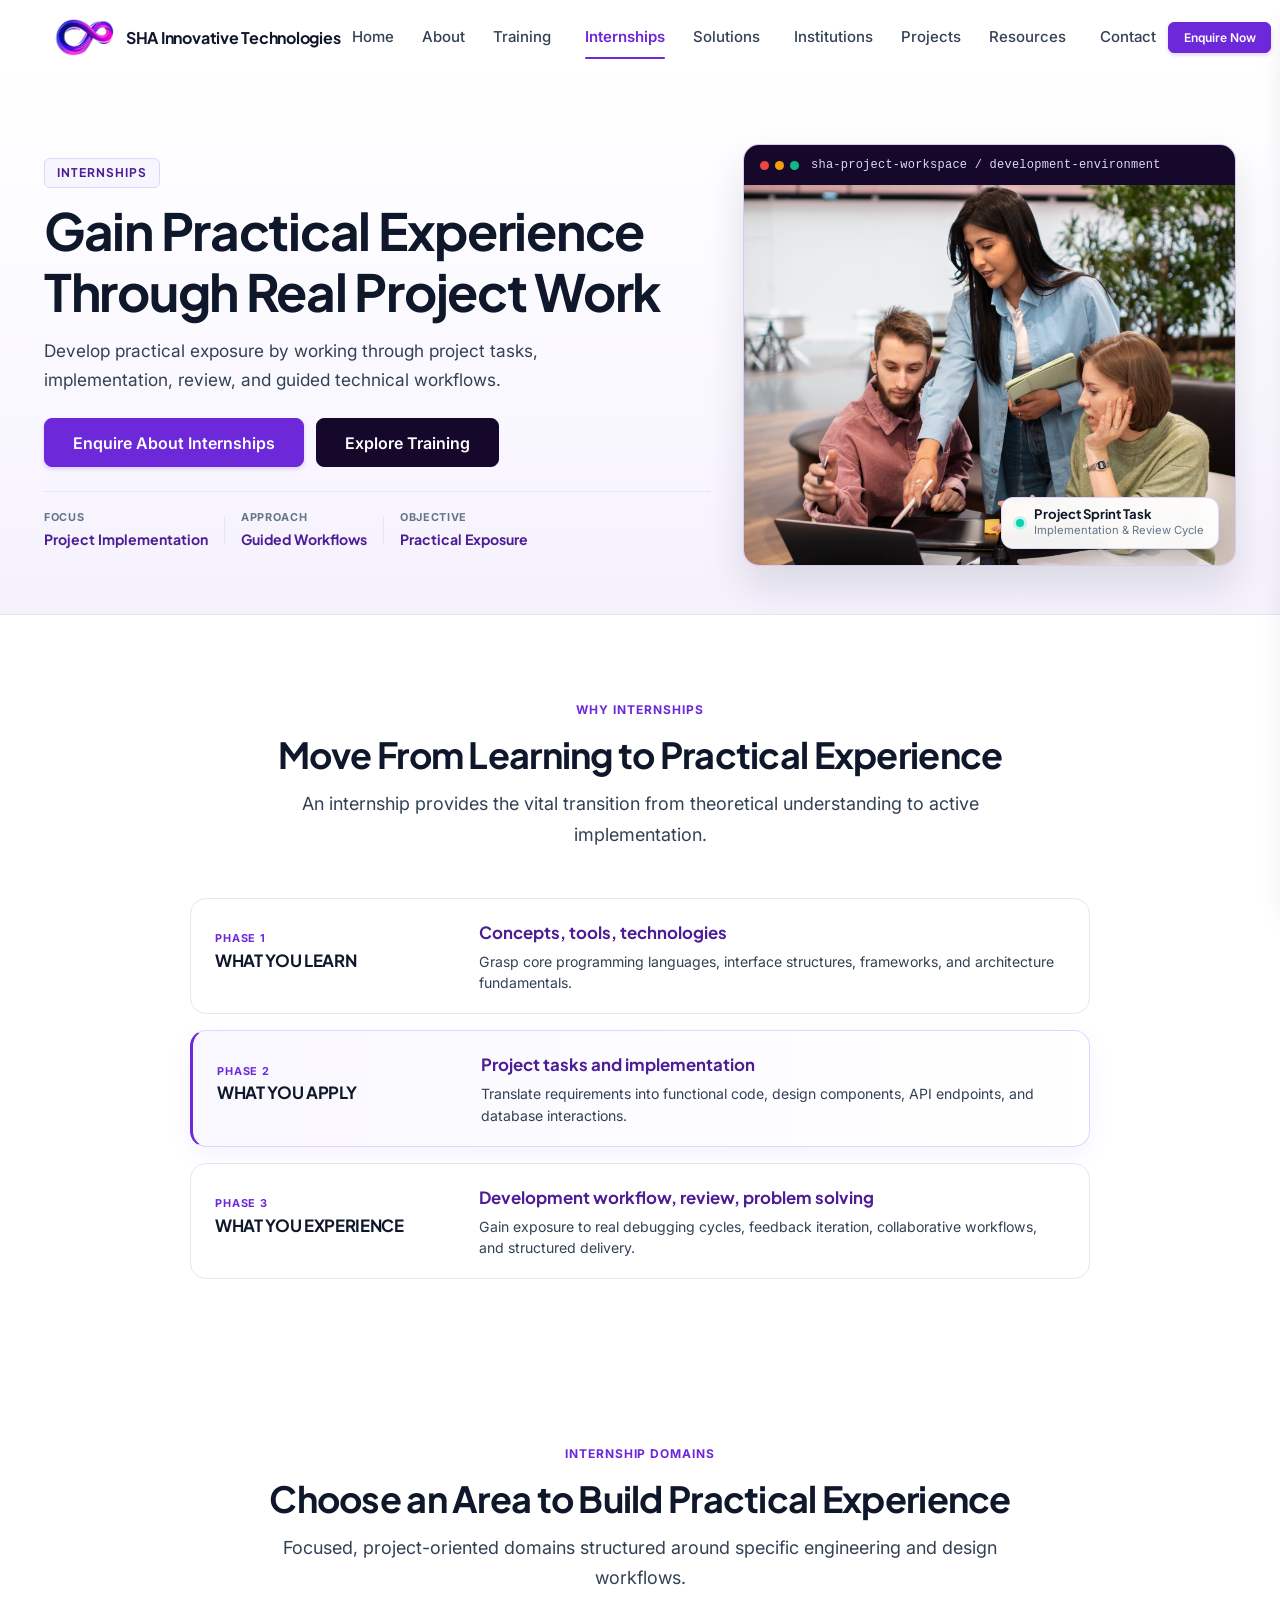
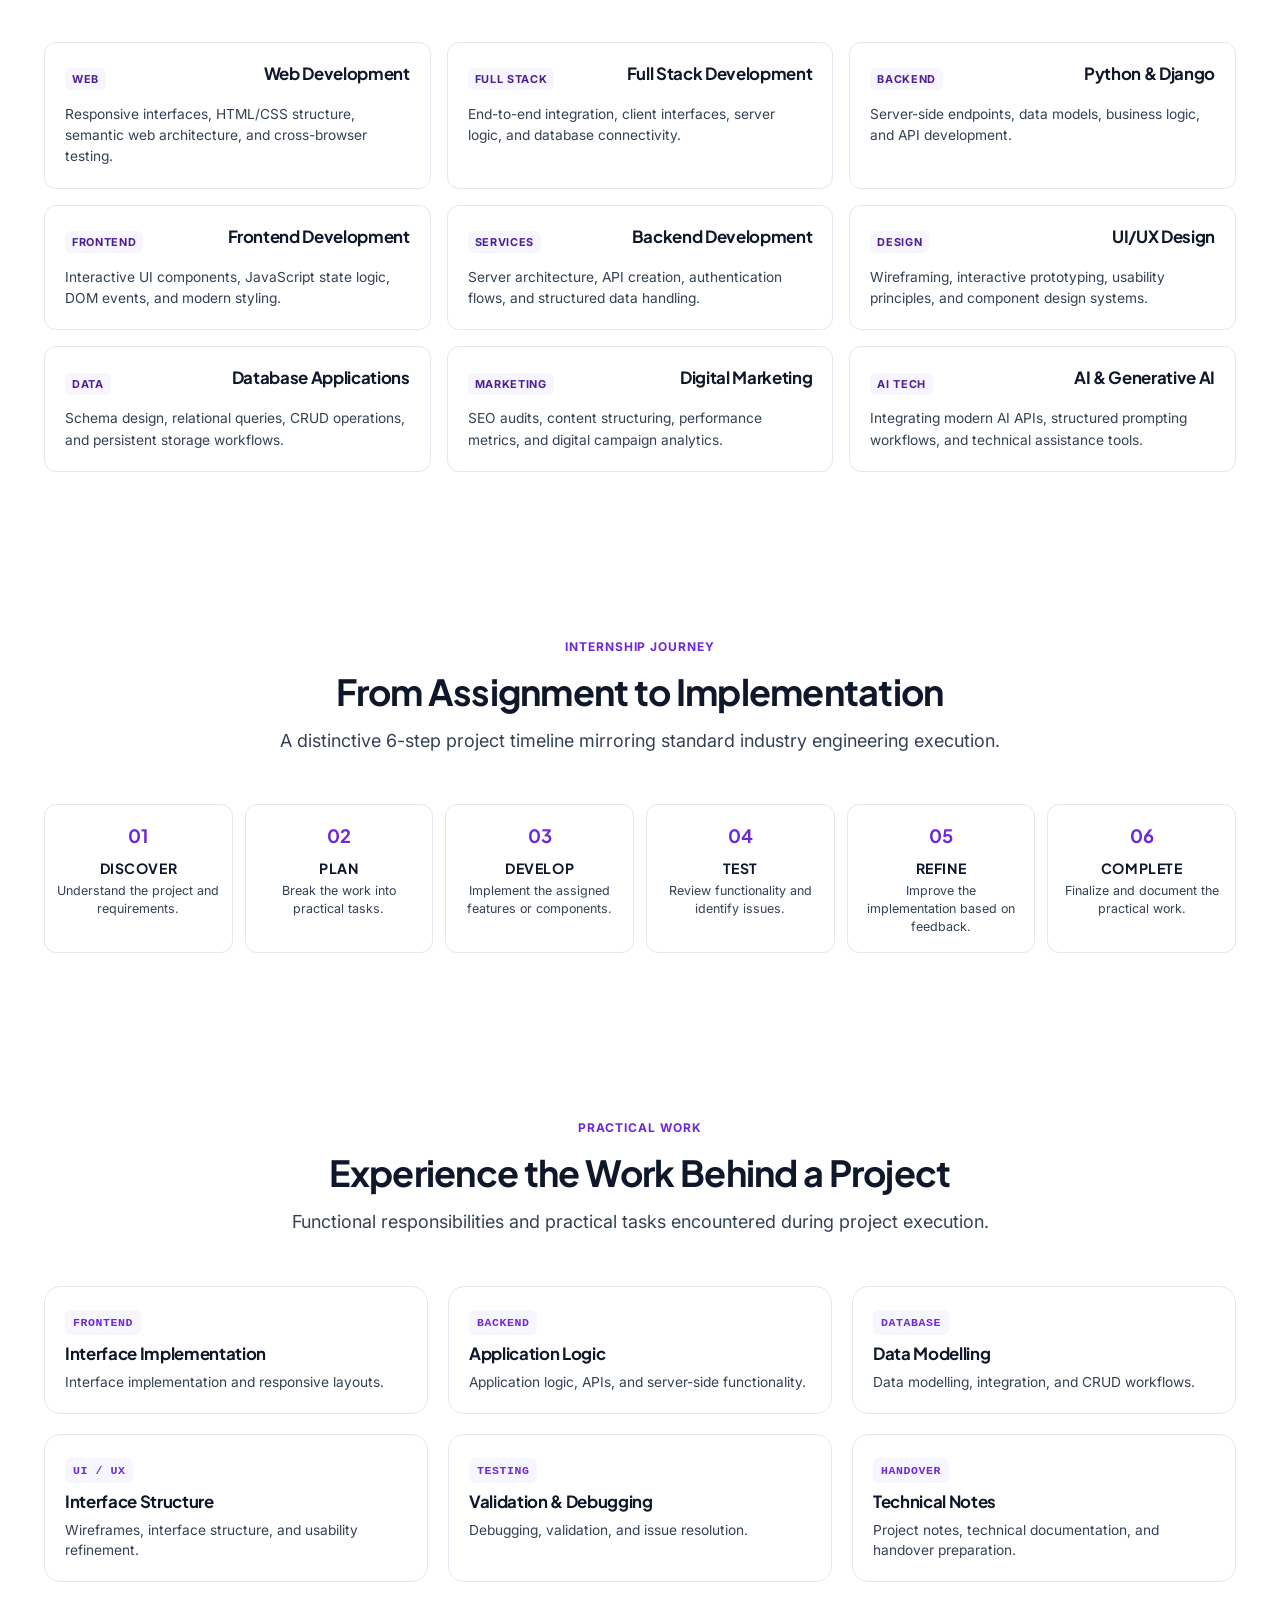
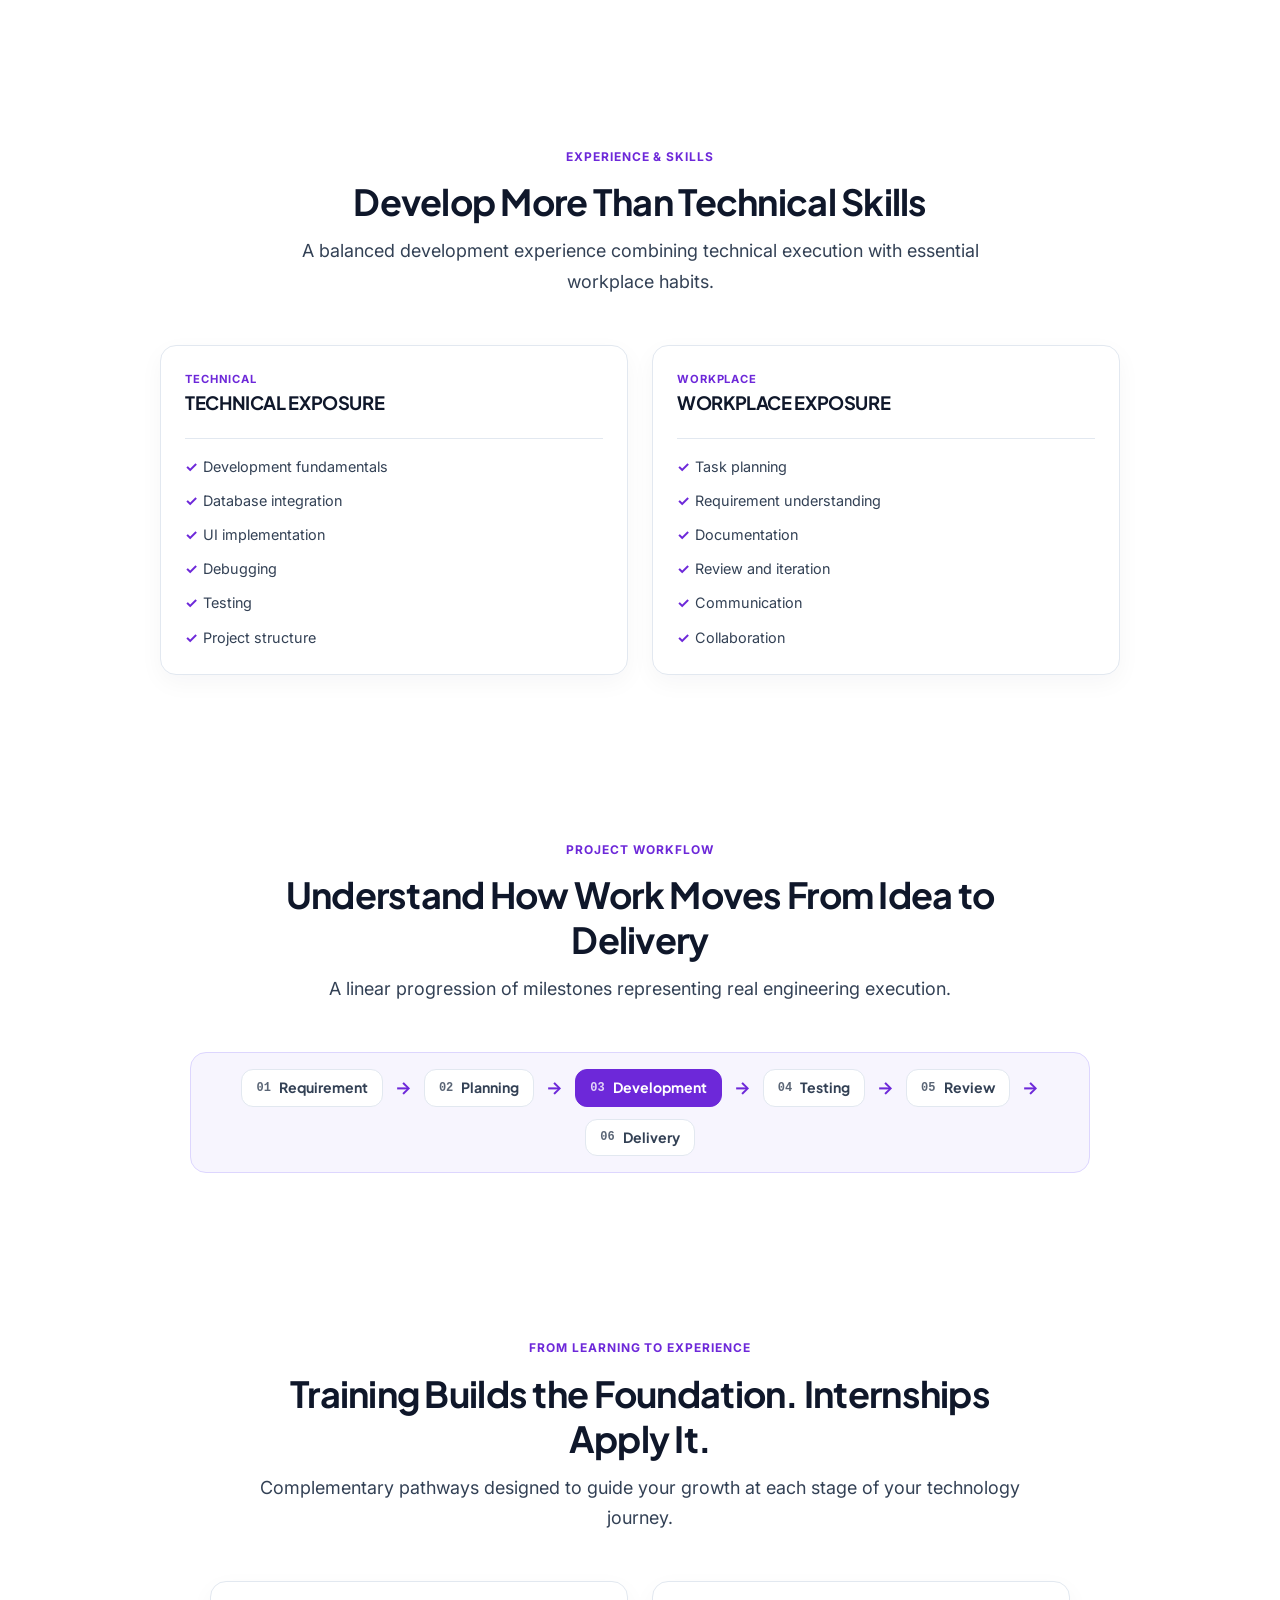
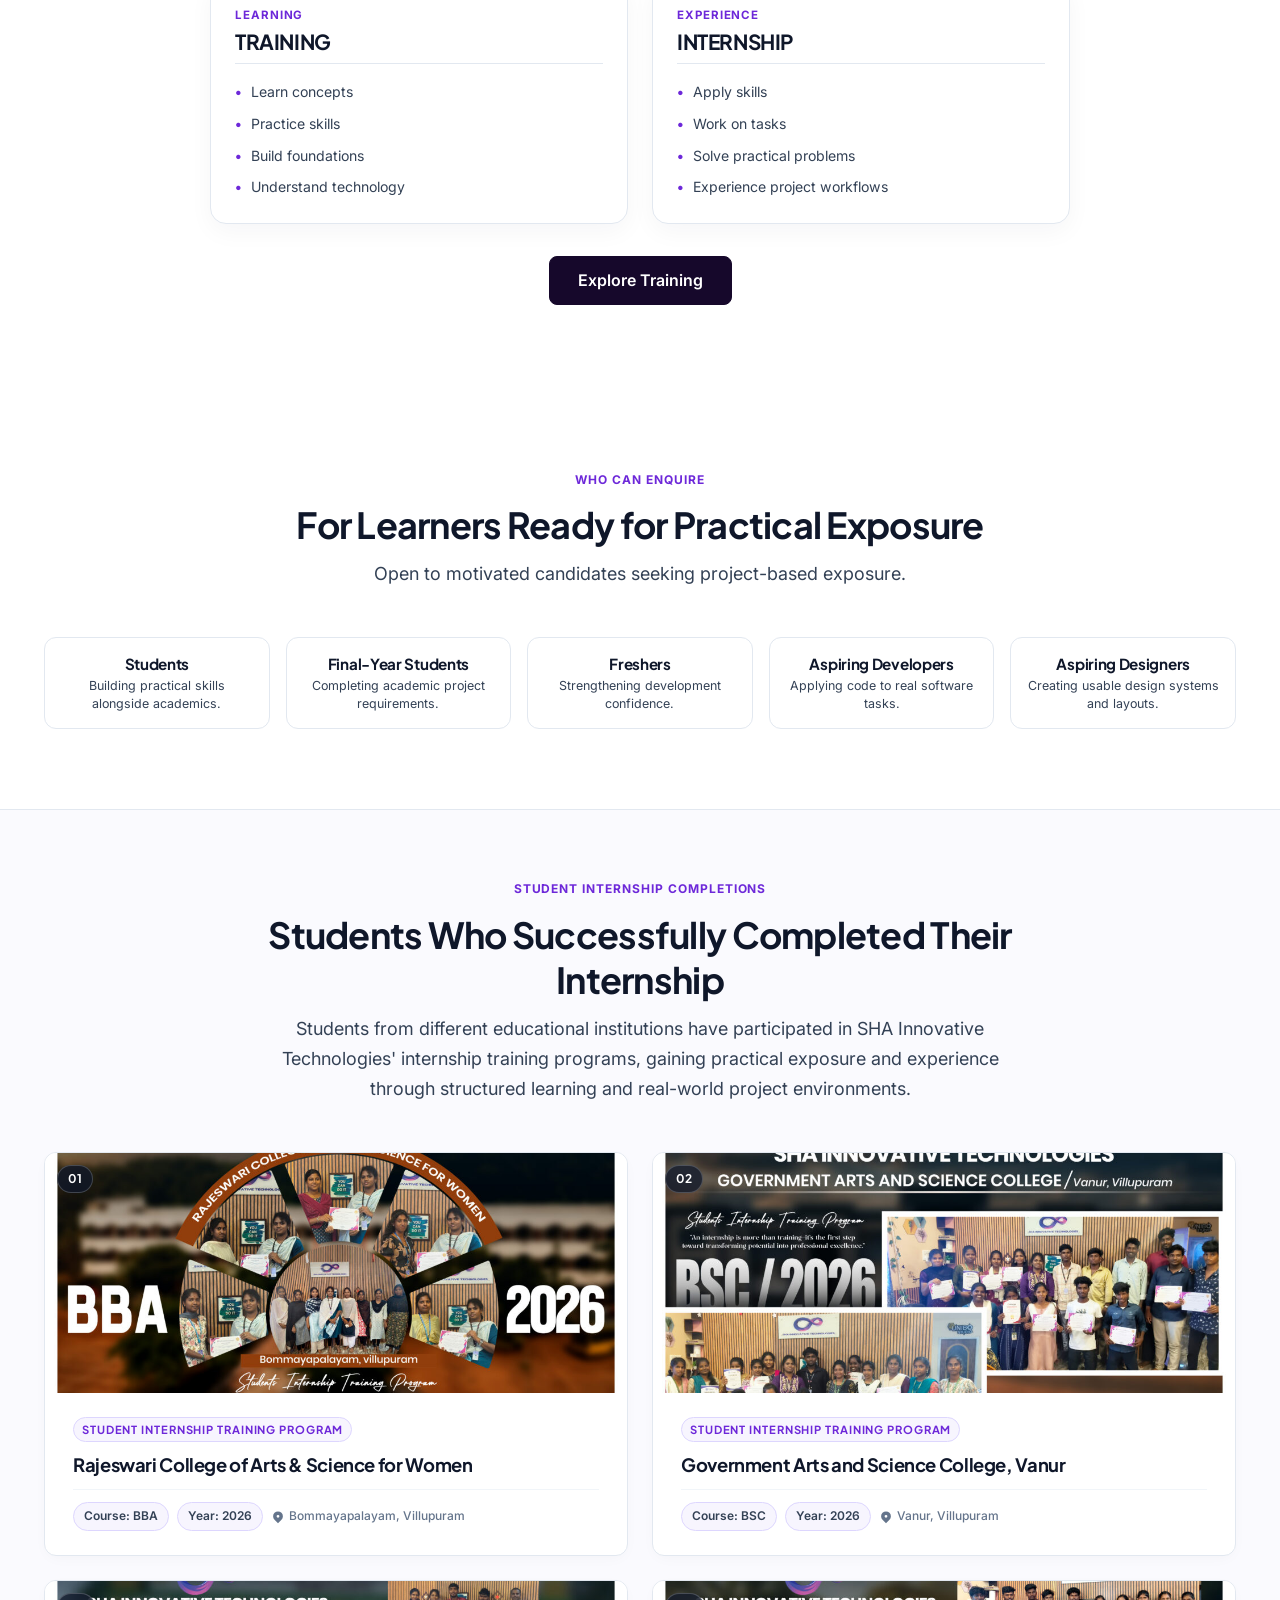
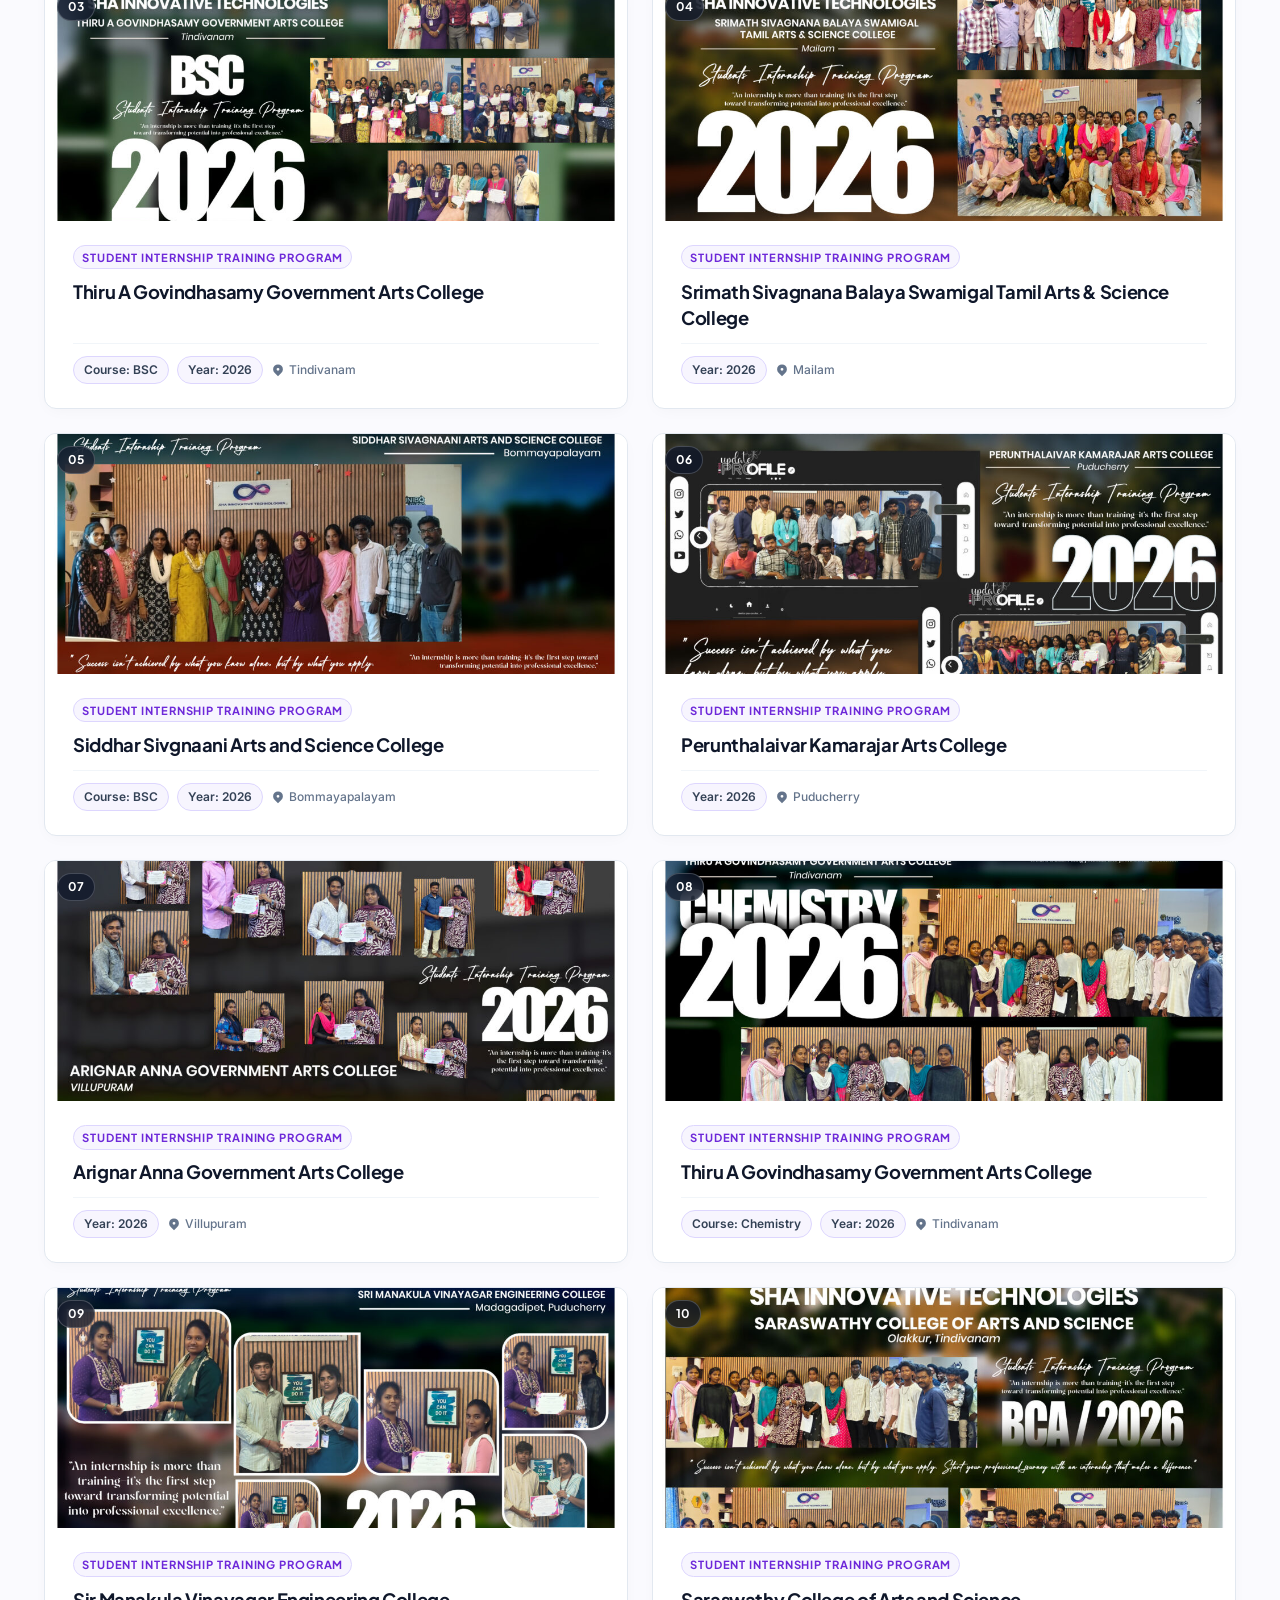
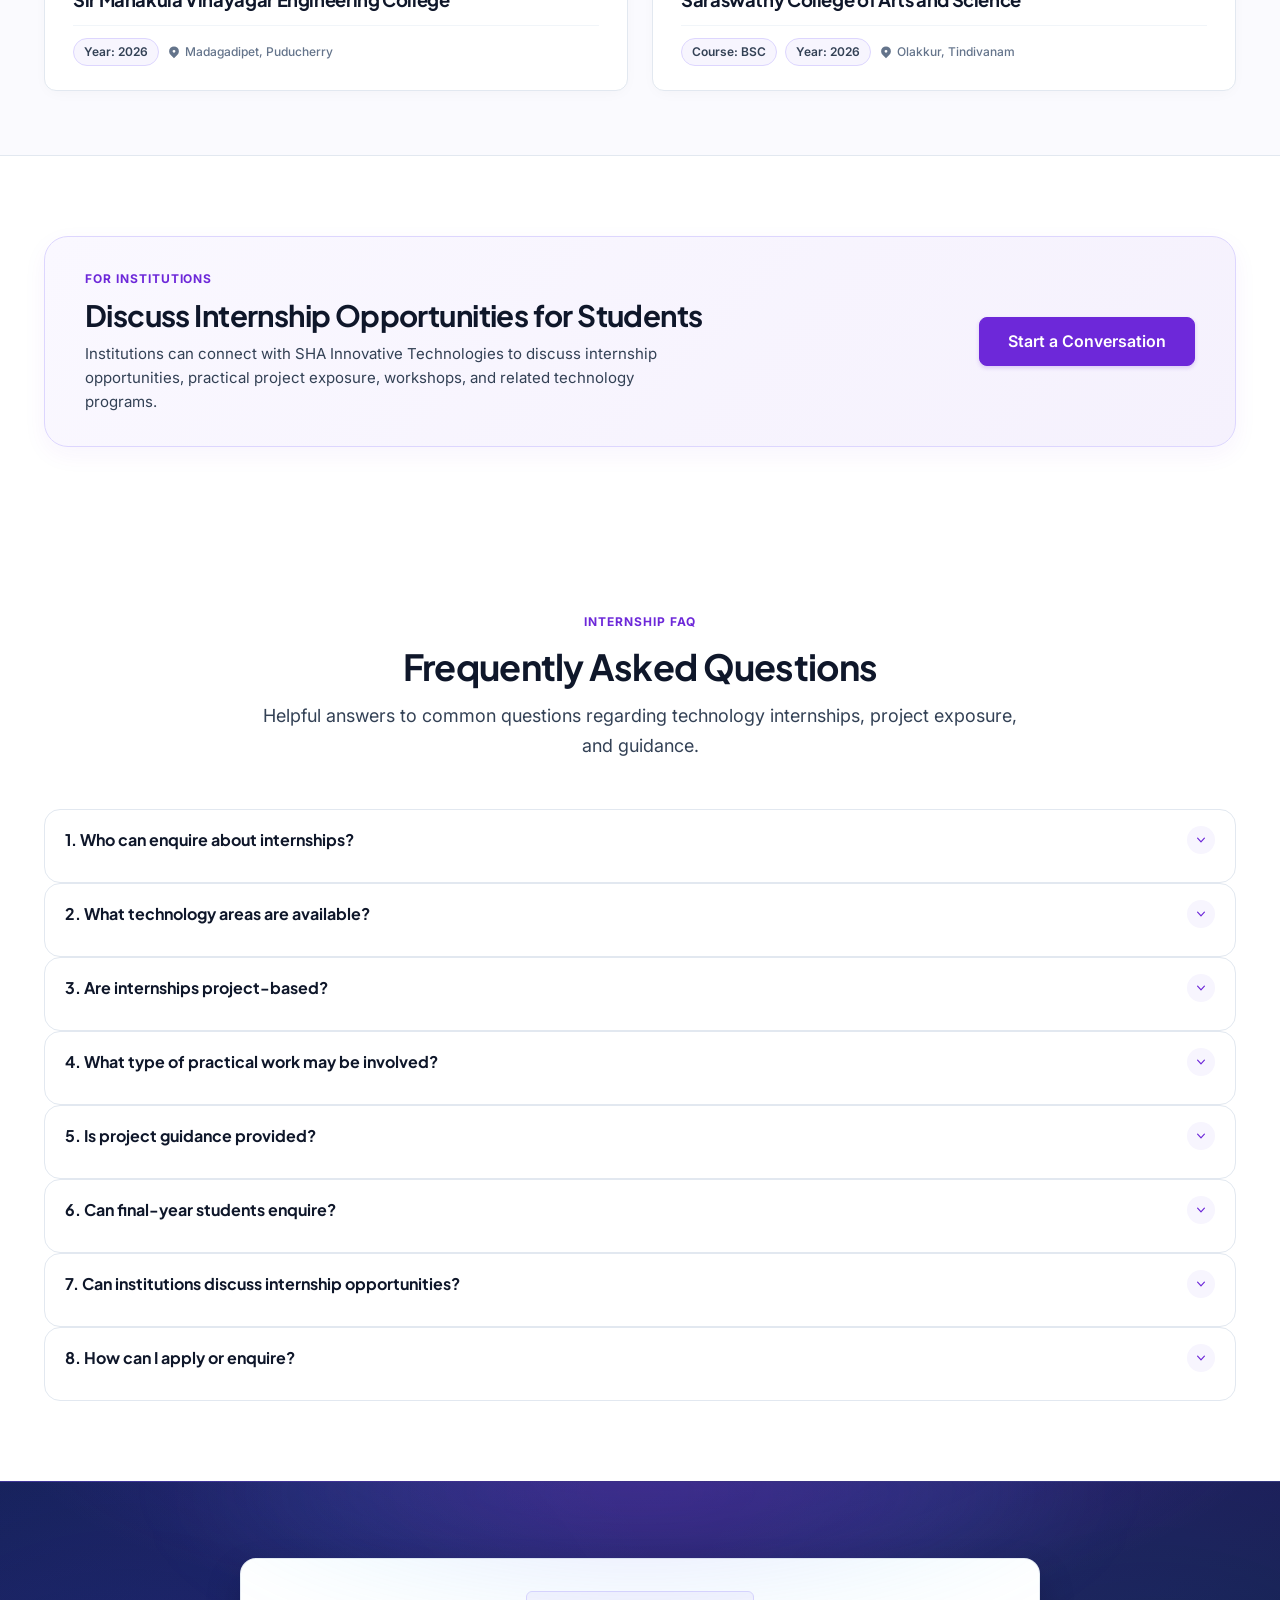
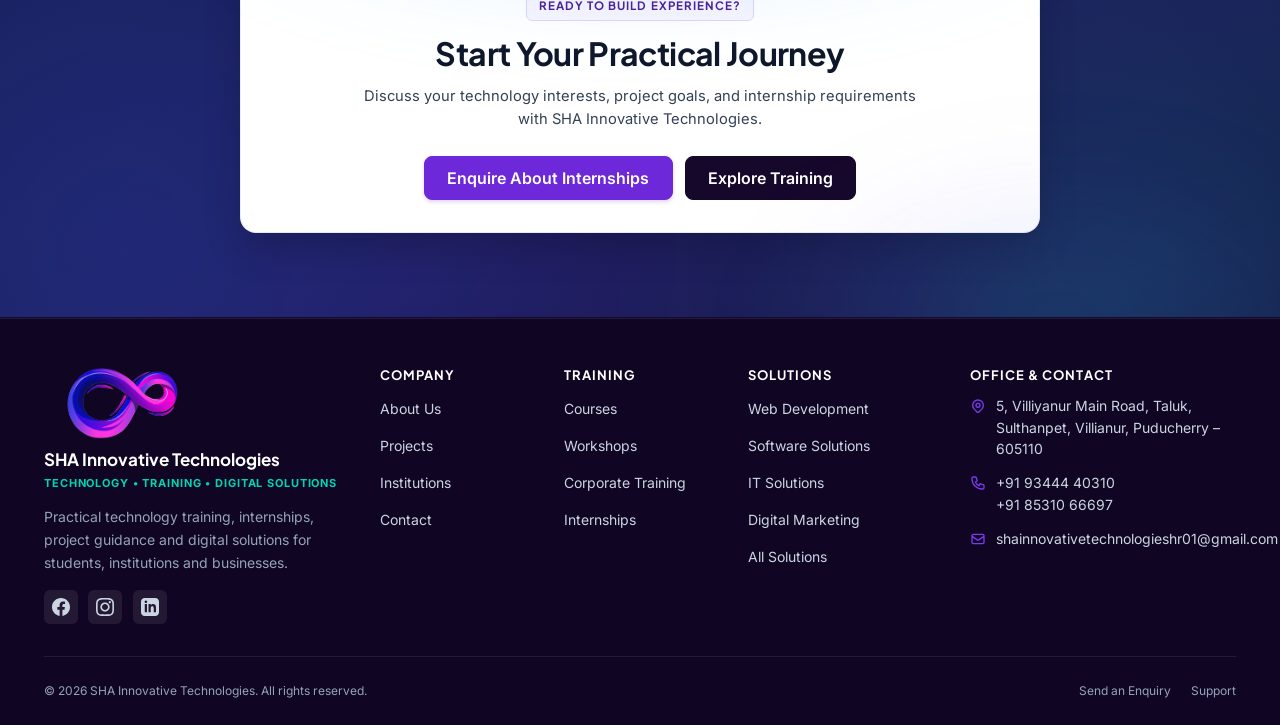
<file: internships.html>
<!DOCTYPE html>
<html lang="en">

<head>
  <meta charset="UTF-8">
  <meta name="viewport" content="width=device-width, initial-scale=1.0">

  <!-- Primary SEO Metadata -->
  <title>Internships &amp; Practical Project Experience | SHA Innovative Technologies</title>
  <meta name="description"
    content="Explore practical internship opportunities focused on project work, technology exposure, implementation and real-world development experience.">
  <meta name="keywords"
    content="Internships Puducherry, Web Development Internship, Full Stack Internship, Python Django Internship, College Student Internships, Final Year Project Guidance, Practical Technology Exposure Pondicherry">
  <meta name="author" content="SHA Innovative Technologies">
  <meta name="robots" content="index, follow">
  <link rel="canonical" href="https://shainnovativetechnologies.com/internships.html">

  <!-- Open Graph / Social Metadata -->
  <meta property="og:type" content="website">
  <meta property="og:site_name" content="SHA Innovative Technologies">
  <meta property="og:title" content="Internships &amp; Practical Project Experience | SHA Innovative Technologies">
  <meta property="og:description"
    content="Explore practical internship opportunities focused on project work, technology exposure, implementation and real-world development experience.">
  <meta property="og:url" content="https://shainnovativetechnologies.com/internships.html">
  <meta property="og:image" content="https://shainnovativetechnologies.com/assets/images/team-working.jpg">
  <meta property="og:image:width" content="1200">
  <meta property="og:image:height" content="800">
  <meta property="og:image:alt" content="Practical Project Experience and Internships at SHA Innovative Technologies">
  <meta property="og:locale" content="en_IN">

  <!-- Twitter Cards -->
  <meta name="twitter:card" content="summary_large_image">
  <meta name="twitter:title" content="Internships | SHA Innovative Technologies">
  <meta name="twitter:description"
    content="Practical internship opportunities and project-based technology exposure from SHA Innovative Technologies.">
  <meta name="twitter:image" content="https://shainnovativetechnologies.com/assets/images/team-working.jpg">
  <meta name="twitter:image:alt" content="Technology Internships at SHA Innovative Technologies">

  <!-- Favicon & Touch Icons -->
  <link rel="icon" type="image/png" sizes="32x32" href="assets/logos/sha-favicon-32x32.png?v=6">
  <link rel="icon" type="image/png" sizes="16x16" href="assets/logos/sha-favicon-16x16.png?v=6">
  <link rel="icon" type="image/png" sizes="512x512" href="assets/logos/sha-favicon.png?v=6">
  <link rel="apple-touch-icon" sizes="180x180" href="assets/logos/sha-apple-touch-icon.png?v=6">

  <!-- Core Stylesheets -->
  <link rel="stylesheet" href="css/style.css">
  <link rel="stylesheet" href="css/components.css">
  <link rel="stylesheet" href="css/responsive.css">

  <!-- Structured Data / JSON-LD -->
  <script type="application/ld+json">
  {
    "@context": "https://schema.org",
    "@graph": [
      {
        "@type": "WebPage",
        "@id": "https://shainnovativetechnologies.com/internships.html#webpage",
        "url": "https://shainnovativetechnologies.com/internships.html",
        "name": "Internships | SHA Innovative Technologies",
        "description": "Practical internship opportunities and project-based technology exposure from SHA Innovative Technologies.",
        "isPartOf": {
          "@id": "https://shainnovativetechnologies.com/#website"
        },
        "about": {
          "@id": "https://shainnovativetechnologies.com/#organization"
        },
        "inLanguage": "en-US"
      },
      {
        "@type": "BreadcrumbList",
        "@id": "https://shainnovativetechnologies.com/internships.html#breadcrumb",
        "itemListElement": [
          {
            "@type": "ListItem",
            "position": 1,
            "name": "Home",
            "item": "https://shainnovativetechnologies.com/"
          },
          {
            "@type": "ListItem",
            "position": 2,
            "name": "Internships",
            "item": "https://shainnovativetechnologies.com/internships.html"
          }
        ]
      }
    ]
  }
  </script>
</head>

<body class="internships-page">

  <!-- Accessible Skip Link -->
  <a href="#main-content" class="skip-to-main">Skip to main content</a>

  <!-- ========================================================================= -->
  <!-- 1. GLOBAL HEADER & NAVIGATION BAR                                        -->
  <!-- ========================================================================= -->
  <header class="site-header" id="header">
    <div class="container navbar">

      <!-- Brand Logo & Name -->
      <a href="index.html" class="nav-brand" aria-label="SHA Innovative Technologies - Home">
        <img src="assets/logos/sha-logo-transparent.png" alt="SHA Logo" class="nav-brand-img" width="38" height="38">
        <span class="nav-brand-title">SHA Innovative Technologies</span>
      </a>

      <!-- Desktop Navigation Menu -->
      <nav class="nav-menu" aria-label="Main Navigation">
        <div class="nav-item">
          <a href="index.html" class="nav-link">Home</a>
        </div>
        <div class="nav-item">
          <a href="about.html" class="nav-link">About</a>
        </div>

        <!-- Dropdown: Training -->
        <div class="nav-item nav-dropdown">
          <button class="nav-link dropdown-toggle" aria-haspopup="true" aria-expanded="false" id="training-dropdown">
            Training
            <svg class="nav-link-chevron" viewBox="0 0 20 20" fill="currentColor" aria-hidden="true">
              <path fill-rule="evenodd"
                d="M5.23 7.21a.75.75 0 011.06.02L10 11.168l3.71-3.938a.75.75 0 111.08 1.04l-4.25 4.5a.75.75 0 01-1.08 0l-4.25-4.5a.75.75 0 01.02-1.06z"
                clip-rule="evenodd" />
            </svg>
          </button>
          <div class="dropdown-menu" aria-labelledby="training-dropdown">
            <a href="training.html" class="dropdown-item">
              <span class="dropdown-item-title">All Training Areas</span>
              <span class="dropdown-item-desc">Full Stack, UI/UX, Cloud &amp; AI</span>
            </a>
            <a href="training.html#training-formats" class="dropdown-item">
              <span class="dropdown-item-title">Training Formats</span>
              <span class="dropdown-item-desc">Students, Workshops &amp; Institutions</span>
            </a>
            <a href="training.html#project-learning" class="dropdown-item">
              <span class="dropdown-item-title">Project-Based Learning</span>
              <span class="dropdown-item-desc">Hands-on application development</span>
            </a>
          </div>
        </div>

        <!-- Internships Link (Active) -->
        <div class="nav-item">
          <a href="internships.html" class="nav-link active" aria-current="page">Internships</a>
        </div>

        <!-- Dropdown: Solutions -->
        <div class="nav-item nav-dropdown">
          <button class="nav-link dropdown-toggle" aria-haspopup="true" aria-expanded="false" id="solutions-dropdown">
            Solutions
            <svg class="nav-link-chevron" viewBox="0 0 20 20" fill="currentColor" aria-hidden="true">
              <path fill-rule="evenodd"
                d="M5.23 7.21a.75.75 0 011.06.02L10 11.168l3.71-3.938a.75.75 0 111.08 1.04l-4.25 4.5a.75.75 0 01-1.08 0l-4.25-4.5a.75.75 0 01.02-1.06z"
                clip-rule="evenodd" />
            </svg>
          </button>
          <div class="dropdown-menu" aria-labelledby="solutions-dropdown">
            <a href="solutions.html" class="dropdown-item">
              <span class="dropdown-item-title">All Solutions</span>
              <span class="dropdown-item-desc">Web, Software, IT &amp; Digital</span>
            </a>
            <a href="solutions.html#web-development" class="dropdown-item">
              <span class="dropdown-item-title">Web Development</span>
              <span class="dropdown-item-desc">Fast, responsive &amp; scalable web apps</span>
            </a>
            <a href="solutions.html#software-solutions" class="dropdown-item">
              <span class="dropdown-item-title">Software Solutions</span>
              <span class="dropdown-item-desc">Custom business workflow applications</span>
            </a>
            <a href="solutions.html#it-solutions" class="dropdown-item">
              <span class="dropdown-item-title">IT Solutions</span>
              <span class="dropdown-item-desc">Support, setup &amp; maintenance</span>
            </a>
            <a href="solutions.html#digital-marketing" class="dropdown-item">
              <span class="dropdown-item-title">Digital Marketing</span>
              <span class="dropdown-item-desc">SEO, content &amp; online presence</span>
            </a>
          </div>
        </div>

        <div class="nav-item">
          <a href="institutions.html" class="nav-link">Institutions</a>
        </div>
        <div class="nav-item">
          <a href="projects.html" class="nav-link">Projects</a>
        </div>

        <!-- Dropdown: Resources -->
        <div class="nav-item nav-dropdown">
          <button class="nav-link dropdown-toggle" aria-haspopup="true" aria-expanded="false" id="resources-dropdown">
            Resources
            <svg class="nav-link-chevron" viewBox="0 0 20 20" fill="currentColor" aria-hidden="true">
              <path fill-rule="evenodd"
                d="M5.23 7.21a.75.75 0 011.06.02L10 11.168l3.71-3.938a.75.75 0 111.08 1.04l-4.25 4.5a.75.75 0 01-1.08 0l-4.25-4.5a.75.75 0 01.02-1.06z"
                clip-rule="evenodd" />
            </svg>
          </button>
          <div class="dropdown-menu" aria-labelledby="resources-dropdown">
            <a href="resources.html#knowledge-library" class="dropdown-item">
              <span class="dropdown-item-title">Insights &amp; Articles</span>
              <span class="dropdown-item-desc">Tech trends and career guidance</span>
            </a>
            <a href="resources.html#resource-faq" class="dropdown-item">
              <span class="dropdown-item-title">FAQ</span>
              <span class="dropdown-item-desc">Common questions answered</span>
            </a>
            <a href="resources.html#career-paths" class="dropdown-item">
              <span class="dropdown-item-title">Career Paths</span>
              <span class="dropdown-item-desc">Technology roadmaps and learning</span>
            </a>
          </div>
        </div>

        <div class="nav-item">
          <a href="contact.html" class="nav-link">Contact</a>
        </div>
      </nav>

      <!-- Nav CTA & Mobile Hamburger -->
      <div class="nav-actions">
        <a href="index.html#enquiry" class="btn btn-primary btn-sm btn-desktop">Enquire Now</a>

        <button class="mobile-nav-toggle" aria-label="Toggle navigation menu" aria-expanded="false"
          aria-controls="mobile-nav-drawer">
          <span class="hamburger-icon" aria-hidden="true"></span>
        </button>
      </div>

    </div>
  </header>

  <!-- Mobile Overlay & Drawer -->
  <div class="mobile-overlay" aria-hidden="true"></div>
  <aside class="mobile-drawer" id="mobile-nav-drawer" aria-label="Mobile Navigation" aria-hidden="true">
    <div class="drawer-header">
      <a href="index.html" class="nav-brand" aria-label="SHA Innovative Technologies - Home">
        <img src="assets/logos/sha-logo-transparent.png" alt="SHA Logo" class="nav-brand-img"
          style="height: 32px; width: auto;">
        <span class="nav-brand-title">SHA Innovative Technologies</span>
      </a>
    </div>

    <nav class="drawer-nav">
      <a href="index.html" class="nav-link">Home</a>
      <a href="about.html" class="nav-link">About Us</a>
      <a href="training.html" class="nav-link">IT Training &amp; Courses</a>
      <a href="internships.html" class="nav-link active" aria-current="page">Internship Programs</a>
      <a href="solutions.html" class="nav-link">Technology Solutions</a>
      <a href="institutions.html" class="nav-link">College Partnerships</a>
      <a href="projects.html" class="nav-link">Project Guidance</a>
      <a href="resources.html" class="nav-link">Resources &amp; FAQ</a>
      <a href="contact.html" class="nav-link">Contact Us</a>
    </nav>

    <div class="drawer-footer">
      <a href="index.html#enquiry" class="btn btn-primary btn-block">Enquire Now</a>
    </div>
  </aside>

  <!-- Main Content Wrapper -->
  <main id="main-content">

    <!-- ========================================================================= -->
    <!-- 1. HERO: WORK / PROJECT ENVIRONMENT FOCUS                                 -->
    <!-- ========================================================================= -->
    <section class="intern-work-hero" id="internship-hero" aria-labelledby="intern-hero-title">
      <div class="container">
        <div class="intern-work-hero-layout">

          <!-- Left Column: Primary Copy & Actions -->
          <div class="intern-work-hero-content">
            <span class="intern-label-badge">INTERNSHIPS</span>

            <h1 class="intern-work-hero-title" id="intern-hero-title">
              Gain Practical Experience Through <span class="text-gradient">Real Project Work</span>
            </h1>

            <p class="intern-work-hero-desc">
              Develop practical exposure by working through project tasks, implementation, review, and guided technical workflows.
            </p>

            <div class="intern-work-hero-actions">
              <a href="index.html#enquiry" class="btn btn-primary btn-lg">Enquire About Internships</a>
              <a href="training.html" class="btn btn-secondary btn-lg">Explore Training</a>
            </div>

            <!-- Engineering Workflow Status Ribbons -->
            <div class="intern-work-stats-bar" aria-label="Internship Highlights">
              <div class="stat-item">
                <span class="stat-tag">FOCUS</span>
                <span class="stat-val">Project Implementation</span>
              </div>
              <div class="stat-divider" aria-hidden="true"></div>
              <div class="stat-item">
                <span class="stat-tag">APPROACH</span>
                <span class="stat-val">Guided Workflows</span>
              </div>
              <div class="stat-divider" aria-hidden="true"></div>
              <div class="stat-item">
                <span class="stat-tag">OBJECTIVE</span>
                <span class="stat-val">Practical Exposure</span>
              </div>
            </div>
          </div>

          <!-- Right Column: Project Environment Desk Frame -->
          <div class="intern-work-hero-visual">
            <div class="work-desk-frame">
              <div class="desk-frame-header">
                <div class="desk-dots" aria-hidden="true">
                  <span class="dot-red"></span>
                  <span class="dot-yellow"></span>
                  <span class="dot-green"></span>
                </div>
                <span class="desk-title-bar">sha-project-workspace / development-environment</span>
              </div>
              <img src="assets/images/team-working.jpg"
                alt="Technology team collaborating on real software project architecture at SHA Innovative Technologies"
                class="work-desk-image"
                width="640"
                height="440">
              
              <!-- Floating Task Badge -->
              <div class="desk-floating-task" aria-hidden="true">
                <div class="task-status-dot"></div>
                <div>
                  <div class="task-name">Project Sprint Task</div>
                  <div class="task-sub">Implementation &amp; Review Cycle</div>
                </div>
              </div>
            </div>
          </div>

        </div>
      </div>
    </section>

    <!-- ========================================================================= -->
    <!-- 2. WHY INTERNSHIPS: EDITORIAL COMPARISON                                  -->
    <!-- ========================================================================= -->
    <section class="section intern-why-section" id="why-internships" aria-labelledby="why-title">
      <div class="container">

        <header class="section-header text-center">
          <span class="section-eyebrow">WHY INTERNSHIPS</span>
          <h2 class="section-title" id="why-title">Move From Learning to Practical Experience</h2>
          <p class="section-subtitle">
            An internship provides the vital transition from theoretical understanding to active implementation.
          </p>
        </header>

        <div class="why-editorial-layout">

          <!-- 01: What You Learn -->
          <div class="why-editorial-row">
            <div class="why-col-label">
              <span class="why-phase-tag">PHASE 1</span>
              <h3 class="why-phase-title">WHAT YOU LEARN</h3>
            </div>
            <div class="why-col-body">
              <p class="why-body-main">Concepts, tools, technologies</p>
              <p class="why-body-desc">Grasp core programming languages, interface structures, frameworks, and architecture fundamentals.</p>
            </div>
          </div>

          <!-- 02: What You Apply -->
          <div class="why-editorial-row active-focus">
            <div class="why-col-label">
              <span class="why-phase-tag">PHASE 2</span>
              <h3 class="why-phase-title">WHAT YOU APPLY</h3>
            </div>
            <div class="why-col-body">
              <p class="why-body-main">Project tasks and implementation</p>
              <p class="why-body-desc">Translate requirements into functional code, design components, API endpoints, and database interactions.</p>
            </div>
          </div>

          <!-- 03: What You Experience -->
          <div class="why-editorial-row">
            <div class="why-col-label">
              <span class="why-phase-tag">PHASE 3</span>
              <h3 class="why-phase-title">WHAT YOU EXPERIENCE</h3>
            </div>
            <div class="why-col-body">
              <p class="why-body-main">Development workflow, review, problem solving</p>
              <p class="why-body-desc">Gain exposure to real debugging cycles, feedback iteration, collaborative workflows, and structured delivery.</p>
            </div>
          </div>

        </div>

      </div>
    </section>

    <!-- ========================================================================= -->
    <!-- 3. INTERNSHIP DOMAINS: PRACTICAL WORK FOCUS                               -->
    <!-- ========================================================================= -->
    <section class="section section-alt intern-domains-section" id="internship-domains" aria-labelledby="domains-title">
      <div class="container">

        <header class="section-header text-center">
          <span class="section-eyebrow">INTERNSHIP DOMAINS</span>
          <h2 class="section-title" id="domains-title">Choose an Area to Build Practical Experience</h2>
          <p class="section-subtitle">
            Focused, project-oriented domains structured around specific engineering and design workflows.
          </p>
        </header>

        <div class="domains-compact-grid">

          <!-- 1. Web Development -->
          <div class="domain-work-card">
            <div class="domain-work-header">
              <span class="domain-badge">WEB</span>
              <h3 class="domain-work-title">Web Development</h3>
            </div>
            <p class="domain-work-desc">
              Responsive interfaces, HTML/CSS structure, semantic web architecture, and cross-browser testing.
            </p>
          </div>

          <!-- 2. Full Stack Development -->
          <div class="domain-work-card">
            <div class="domain-work-header">
              <span class="domain-badge">FULL STACK</span>
              <h3 class="domain-work-title">Full Stack Development</h3>
            </div>
            <p class="domain-work-desc">
              End-to-end integration, client interfaces, server logic, and database connectivity.
            </p>
          </div>

          <!-- 3. Python & Django -->
          <div class="domain-work-card">
            <div class="domain-work-header">
              <span class="domain-badge">BACKEND</span>
              <h3 class="domain-work-title">Python &amp; Django</h3>
            </div>
            <p class="domain-work-desc">
              Server-side endpoints, data models, business logic, and API development.
            </p>
          </div>

          <!-- 4. Frontend Development -->
          <div class="domain-work-card">
            <div class="domain-work-header">
              <span class="domain-badge">FRONTEND</span>
              <h3 class="domain-work-title">Frontend Development</h3>
            </div>
            <p class="domain-work-desc">
              Interactive UI components, JavaScript state logic, DOM events, and modern styling.
            </p>
          </div>

          <!-- 5. Backend Development -->
          <div class="domain-work-card">
            <div class="domain-work-header">
              <span class="domain-badge">SERVICES</span>
              <h3 class="domain-work-title">Backend Development</h3>
            </div>
            <p class="domain-work-desc">
              Server architecture, API creation, authentication flows, and structured data handling.
            </p>
          </div>

          <!-- 6. UI/UX Design -->
          <div class="domain-work-card">
            <div class="domain-work-header">
              <span class="domain-badge">DESIGN</span>
              <h3 class="domain-work-title">UI/UX Design</h3>
            </div>
            <p class="domain-work-desc">
              Wireframing, interactive prototyping, usability principles, and component design systems.
            </p>
          </div>

          <!-- 7. Database Applications -->
          <div class="domain-work-card">
            <div class="domain-work-header">
              <span class="domain-badge">DATA</span>
              <h3 class="domain-work-title">Database Applications</h3>
            </div>
            <p class="domain-work-desc">
              Schema design, relational queries, CRUD operations, and persistent storage workflows.
            </p>
          </div>

          <!-- 8. Digital Marketing -->
          <div class="domain-work-card">
            <div class="domain-work-header">
              <span class="domain-badge">MARKETING</span>
              <h3 class="domain-work-title">Digital Marketing</h3>
            </div>
            <p class="domain-work-desc">
              SEO audits, content structuring, performance metrics, and digital campaign analytics.
            </p>
          </div>

          <!-- 9. AI & Generative AI -->
          <div class="domain-work-card">
            <div class="domain-work-header">
              <span class="domain-badge">AI TECH</span>
              <h3 class="domain-work-title">AI &amp; Generative AI</h3>
            </div>
            <p class="domain-work-desc">
              Integrating modern AI APIs, structured prompting workflows, and technical assistance tools.
            </p>
          </div>

        </div>

      </div>
    </section>

    <!-- ========================================================================= -->
    <!-- 4. HOW AN INTERNSHIP WORKS: 6-STEP PROJECT TIMELINE                       -->
    <!-- ========================================================================= -->
    <section class="section intern-journey-section" id="internship-journey" aria-labelledby="journey-title">
      <div class="container">

        <header class="section-header text-center">
          <span class="section-eyebrow">INTERNSHIP JOURNEY</span>
          <h2 class="section-title" id="journey-title">From Assignment to Implementation</h2>
          <p class="section-subtitle">
            A distinctive 6-step project timeline mirroring standard industry engineering execution.
          </p>
        </header>

        <div class="journey-timeline-wrapper">
          <div class="journey-timeline-grid">

            <!-- Step 01 -->
            <div class="journey-step-item">
              <div class="journey-index">01</div>
              <h3 class="journey-step-title">DISCOVER</h3>
              <p class="journey-step-desc">Understand the project and requirements.</p>
            </div>

            <!-- Step 02 -->
            <div class="journey-step-item">
              <div class="journey-index">02</div>
              <h3 class="journey-step-title">PLAN</h3>
              <p class="journey-step-desc">Break the work into practical tasks.</p>
            </div>

            <!-- Step 03 -->
            <div class="journey-step-item">
              <div class="journey-index">03</div>
              <h3 class="journey-step-title">DEVELOP</h3>
              <p class="journey-step-desc">Implement the assigned features or components.</p>
            </div>

            <!-- Step 04 -->
            <div class="journey-step-item">
              <div class="journey-index">04</div>
              <h3 class="journey-step-title">TEST</h3>
              <p class="journey-step-desc">Review functionality and identify issues.</p>
            </div>

            <!-- Step 05 -->
            <div class="journey-step-item">
              <div class="journey-index">05</div>
              <h3 class="journey-step-title">REFINE</h3>
              <p class="journey-step-desc">Improve the implementation based on feedback.</p>
            </div>

            <!-- Step 06 -->
            <div class="journey-step-item">
              <div class="journey-index">06</div>
              <h3 class="journey-step-title">COMPLETE</h3>
              <p class="journey-step-desc">Finalize and document the practical work.</p>
            </div>

          </div>
        </div>

      </div>
    </section>

    <!-- ========================================================================= -->
    <!-- 5. WHAT INTERNS MAY WORK ON: PROJECT WORK UNITS                           -->
    <!-- ========================================================================= -->
    <section class="section section-alt practical-work-section" id="practical-work" aria-labelledby="practical-title">
      <div class="container">

        <header class="section-header text-center">
          <span class="section-eyebrow">PRACTICAL WORK</span>
          <h2 class="section-title" id="practical-title">Experience the Work Behind a Project</h2>
          <p class="section-subtitle">
            Functional responsibilities and practical tasks encountered during project execution.
          </p>
        </header>

        <div class="work-units-grid">

          <!-- Unit 1: Frontend -->
          <article class="work-unit-card">
            <div class="unit-code-tag">FRONTEND</div>
            <h3 class="unit-title">Interface Implementation</h3>
            <p class="unit-desc">Interface implementation and responsive layouts.</p>
          </article>

          <!-- Unit 2: Backend -->
          <article class="work-unit-card">
            <div class="unit-code-tag">BACKEND</div>
            <h3 class="unit-title">Application Logic</h3>
            <p class="unit-desc">Application logic, APIs, and server-side functionality.</p>
          </article>

          <!-- Unit 3: Database -->
          <article class="work-unit-card">
            <div class="unit-code-tag">DATABASE</div>
            <h3 class="unit-title">Data Modelling</h3>
            <p class="unit-desc">Data modelling, integration, and CRUD workflows.</p>
          </article>

          <!-- Unit 4: UI/UX -->
          <article class="work-unit-card">
            <div class="unit-code-tag">UI / UX</div>
            <h3 class="unit-title">Interface Structure</h3>
            <p class="unit-desc">Wireframes, interface structure, and usability refinement.</p>
          </article>

          <!-- Unit 5: Testing -->
          <article class="work-unit-card">
            <div class="unit-code-tag">TESTING</div>
            <h3 class="unit-title">Validation &amp; Debugging</h3>
            <p class="unit-desc">Debugging, validation, and issue resolution.</p>
          </article>

          <!-- Unit 6: Documentation -->
          <article class="work-unit-card">
            <div class="unit-code-tag">HANDOVER</div>
            <h3 class="unit-title">Technical Notes</h3>
            <p class="unit-desc">Project notes, technical documentation, and handover preparation.</p>
          </article>

        </div>

      </div>
    </section>

    <!-- ========================================================================= -->
    <!-- 6. SKILLS THROUGH EXPERIENCE: TWO-SIDED EDITORIAL SPLIT                   -->
    <!-- ========================================================================= -->
    <section class="section skills-experience-section" id="skills-experience" aria-labelledby="skills-exp-title">
      <div class="container">

        <header class="section-header text-center">
          <span class="section-eyebrow">EXPERIENCE &amp; SKILLS</span>
          <h2 class="section-title" id="skills-exp-title">Develop More Than Technical Skills</h2>
          <p class="section-subtitle">
            A balanced development experience combining technical execution with essential workplace habits.
          </p>
        </header>

        <div class="skills-duo-split">

          <!-- Left Side: Technical Exposure -->
          <div class="skills-side-card">
            <div class="skills-side-header">
              <span class="skills-side-badge">TECHNICAL</span>
              <h3 class="skills-side-title">TECHNICAL EXPOSURE</h3>
            </div>
            <ul class="skills-check-list">
              <li>Development fundamentals</li>
              <li>Database integration</li>
              <li>UI implementation</li>
              <li>Debugging</li>
              <li>Testing</li>
              <li>Project structure</li>
            </ul>
          </div>

          <!-- Right Side: Workplace Exposure -->
          <div class="skills-side-card">
            <div class="skills-side-header">
              <span class="skills-side-badge">WORKPLACE</span>
              <h3 class="skills-side-title">WORKPLACE EXPOSURE</h3>
            </div>
            <ul class="skills-check-list">
              <li>Task planning</li>
              <li>Requirement understanding</li>
              <li>Documentation</li>
              <li>Review and iteration</li>
              <li>Communication</li>
              <li>Collaboration</li>
            </ul>
          </div>

        </div>

      </div>
    </section>

    <!-- ========================================================================= -->
    <!-- 7. PROJECT WORKFLOW: HORIZONTAL TO VERTICAL PIPELINE                      -->
    <!-- ========================================================================= -->
    <section class="section section-alt project-workflow-section" id="project-workflow" aria-labelledby="workflow-title">
      <div class="container">

        <header class="section-header text-center">
          <span class="section-eyebrow">PROJECT WORKFLOW</span>
          <h2 class="section-title" id="workflow-title">Understand How Work Moves From Idea to Delivery</h2>
          <p class="section-subtitle">
            A linear progression of milestones representing real engineering execution.
          </p>
        </header>

        <div class="workflow-pipeline-bar" aria-label="End-to-End Project Workflow">
          <div class="workflow-node">
            <span class="node-step">01</span>
            <span class="node-label">Requirement</span>
          </div>
          <div class="workflow-arrow" aria-hidden="true">→</div>

          <div class="workflow-node">
            <span class="node-step">02</span>
            <span class="node-label">Planning</span>
          </div>
          <div class="workflow-arrow" aria-hidden="true">→</div>

          <div class="workflow-node active">
            <span class="node-step">03</span>
            <span class="node-label">Development</span>
          </div>
          <div class="workflow-arrow" aria-hidden="true">→</div>

          <div class="workflow-node">
            <span class="node-step">04</span>
            <span class="node-label">Testing</span>
          </div>
          <div class="workflow-arrow" aria-hidden="true">→</div>

          <div class="workflow-node">
            <span class="node-step">05</span>
            <span class="node-label">Review</span>
          </div>
          <div class="workflow-arrow" aria-hidden="true">→</div>

          <div class="workflow-node">
            <span class="node-step">06</span>
            <span class="node-label">Delivery</span>
          </div>
        </div>

      </div>
    </section>

    <!-- ========================================================================= -->
    <!-- 8. TRAINING VS INTERNSHIP: BALANCED EXPLANATORY COMPARISON                -->
    <!-- ========================================================================= -->
    <section class="section train-vs-intern-section" id="training-vs-internship" aria-labelledby="comparison-title">
      <div class="container">

        <header class="section-header text-center">
          <span class="section-eyebrow">FROM LEARNING TO EXPERIENCE</span>
          <h2 class="section-title" id="comparison-title">Training Builds the Foundation. Internships Apply It.</h2>
          <p class="section-subtitle">
            Complementary pathways designed to guide your growth at each stage of your technology journey.
          </p>
        </header>

        <div class="comparison-dual-cards">

          <!-- Card A: Training -->
          <div class="comparison-card">
            <div class="comparison-card-tag">LEARNING</div>
            <h3 class="comparison-card-title">TRAINING</h3>
            <ul class="comparison-points">
              <li>Learn concepts</li>
              <li>Practice skills</li>
              <li>Build foundations</li>
              <li>Understand technology</li>
            </ul>
          </div>

          <!-- Card B: Internship -->
          <div class="comparison-card">
            <div class="comparison-card-tag">EXPERIENCE</div>
            <h3 class="comparison-card-title">INTERNSHIP</h3>
            <ul class="comparison-points">
              <li>Apply skills</li>
              <li>Work on tasks</li>
              <li>Solve practical problems</li>
              <li>Experience project workflows</li>
            </ul>
          </div>

        </div>

        <div class="comparison-cta-wrap">
          <a href="training.html" class="btn btn-secondary btn-lg">Explore Training</a>
        </div>

      </div>
    </section>

    <!-- ========================================================================= -->
    <!-- 9. WHO CAN ENQUIRE: COMPACT AUDIENCE SECTION                              -->
    <!-- ========================================================================= -->
    <section class="section section-alt who-enquire-section" id="who-can-enquire" aria-labelledby="enquire-title">
      <div class="container">

        <header class="section-header text-center">
          <span class="section-eyebrow">WHO CAN ENQUIRE</span>
          <h2 class="section-title" id="enquire-title">For Learners Ready for Practical Exposure</h2>
          <p class="section-subtitle">
            Open to motivated candidates seeking project-based exposure.
          </p>
        </header>

        <div class="who-enquire-badges-grid">
          <div class="enquire-badge-card">
            <h3 class="enquire-badge-title">Students</h3>
            <p class="enquire-badge-desc">Building practical skills alongside academics.</p>
          </div>
          <div class="enquire-badge-card">
            <h3 class="enquire-badge-title">Final-Year Students</h3>
            <p class="enquire-badge-desc">Completing academic project requirements.</p>
          </div>
          <div class="enquire-badge-card">
            <h3 class="enquire-badge-title">Freshers</h3>
            <p class="enquire-badge-desc">Strengthening development confidence.</p>
          </div>
          <div class="enquire-badge-card">
            <h3 class="enquire-badge-title">Aspiring Developers</h3>
            <p class="enquire-badge-desc">Applying code to real software tasks.</p>
          </div>
          <div class="enquire-badge-card">
            <h3 class="enquire-badge-title">Aspiring Designers</h3>
            <p class="enquire-badge-desc">Creating usable design systems and layouts.</p>
          </div>
        </div>

      </div>
    </section>

    <!-- ========================================================================= -->
    <!-- 10. STUDENT INTERNSHIP COMPLETIONS (EDITORIAL ARCHIVE)                     -->
    <!-- ========================================================================= -->
    <section class="section intern-completions-section" id="internship-completions" aria-labelledby="completions-title">
      <div class="container">

        <header class="section-header text-center">
          <span class="section-eyebrow">STUDENT INTERNSHIP COMPLETIONS</span>
          <h2 class="section-title" id="completions-title">Students Who Successfully Completed Their Internship</h2>
          <p class="section-subtitle">
            Students from different educational institutions have participated in SHA Innovative Technologies' internship training programs, gaining practical exposure and experience through structured learning and real-world project environments.
          </p>
        </header>

        <div class="intern-completions-grid" role="list">

          <!-- Record 01: Rajeswari College of Arts & Science for Women -->
          <article class="intern-completion-card" role="listitem">
            <div class="intern-completion-img-wrap">
              <span class="intern-completion-num-badge">01</span>
              <img src="assets/images/internships/rajeswari-college-internship.jpeg"
                alt="Student internship completion from Rajeswari College of Arts &amp; Science for Women"
                class="intern-completion-img" width="600" height="425" loading="lazy">
            </div>
            <div class="intern-completion-body">
              <span class="intern-completion-tag">Student Internship Training Program</span>
              <h3 class="intern-completion-title">Rajeswari College of Arts &amp; Science for Women</h3>
              <div class="intern-completion-meta-row">
                <span class="intern-meta-chip">Course: BBA</span>
                <span class="intern-meta-chip">Year: 2026</span>
                <span class="intern-meta-location">
                  <svg width="14" height="14" fill="currentColor" viewBox="0 0 20 20" aria-hidden="true">
                    <path fill-rule="evenodd" d="M5.05 4.05a7 7 0 119.9 9.9L10 18.9l-4.95-4.95a7 7 0 010-9.9zM10 11a2 2 0 100-4 2 2 0 000 4z" clip-rule="evenodd"/>
                  </svg>
                  Bommayapalayam, Villupuram
                </span>
              </div>
            </div>
          </article>

          <!-- Record 02: Government Arts and Science College, Vanur -->
          <article class="intern-completion-card" role="listitem">
            <div class="intern-completion-img-wrap">
              <span class="intern-completion-num-badge">02</span>
              <img src="assets/images/internships/gov-arts-science-vanur-internship.jpeg"
                alt="Student internship completion from Government Arts and Science College, Vanur, Villupuram"
                class="intern-completion-img" width="600" height="425" loading="lazy">
            </div>
            <div class="intern-completion-body">
              <span class="intern-completion-tag">Student Internship Training Program</span>
              <h3 class="intern-completion-title">Government Arts and Science College, Vanur</h3>
              <div class="intern-completion-meta-row">
                <span class="intern-meta-chip">Course: BSC</span>
                <span class="intern-meta-chip">Year: 2026</span>
                <span class="intern-meta-location">
                  <svg width="14" height="14" fill="currentColor" viewBox="0 0 20 20" aria-hidden="true">
                    <path fill-rule="evenodd" d="M5.05 4.05a7 7 0 119.9 9.9L10 18.9l-4.95-4.95a7 7 0 010-9.9zM10 11a2 2 0 100-4 2 2 0 000 4z" clip-rule="evenodd"/>
                  </svg>
                  Vanur, Villupuram
                </span>
              </div>
            </div>
          </article>

          <!-- Record 03: Thiru A Govindhasamy Government Arts College (BSC) -->
          <article class="intern-completion-card" role="listitem">
            <div class="intern-completion-img-wrap">
              <span class="intern-completion-num-badge">03</span>
              <img src="assets/images/internships/thiru-a-govindhasamy-bsc-internship.jpeg"
                alt="Student internship completion BSC from Thiru A Govindhasamy Government Arts College, Tindivanam"
                class="intern-completion-img" width="600" height="425" loading="lazy">
            </div>
            <div class="intern-completion-body">
              <span class="intern-completion-tag">Student Internship Training Program</span>
              <h3 class="intern-completion-title">Thiru A Govindhasamy Government Arts College</h3>
              <div class="intern-completion-meta-row">
                <span class="intern-meta-chip">Course: BSC</span>
                <span class="intern-meta-chip">Year: 2026</span>
                <span class="intern-meta-location">
                  <svg width="14" height="14" fill="currentColor" viewBox="0 0 20 20" aria-hidden="true">
                    <path fill-rule="evenodd" d="M5.05 4.05a7 7 0 119.9 9.9L10 18.9l-4.95-4.95a7 7 0 010-9.9zM10 11a2 2 0 100-4 2 2 0 000 4z" clip-rule="evenodd"/>
                  </svg>
                  Tindivanam
                </span>
              </div>
            </div>
          </article>

          <!-- Record 04: Srimath Sivagnana Balaya Swamigal Tamil Arts & Science College -->
          <article class="intern-completion-card" role="listitem">
            <div class="intern-completion-img-wrap">
              <span class="intern-completion-num-badge">04</span>
              <img src="assets/images/internships/srimath-sivagnana-balaya-internship.jpeg"
                alt="Student internship completion from Srimath Sivagnana Balaya Swamigal Tamil Arts &amp; Science College, Mailam"
                class="intern-completion-img" width="600" height="425" loading="lazy">
            </div>
            <div class="intern-completion-body">
              <span class="intern-completion-tag">Student Internship Training Program</span>
              <h3 class="intern-completion-title">Srimath Sivagnana Balaya Swamigal Tamil Arts &amp; Science College</h3>
              <div class="intern-completion-meta-row">
                <span class="intern-meta-chip">Year: 2026</span>
                <span class="intern-meta-location">
                  <svg width="14" height="14" fill="currentColor" viewBox="0 0 20 20" aria-hidden="true">
                    <path fill-rule="evenodd" d="M5.05 4.05a7 7 0 119.9 9.9L10 18.9l-4.95-4.95a7 7 0 010-9.9zM10 11a2 2 0 100-4 2 2 0 000 4z" clip-rule="evenodd"/>
                  </svg>
                  Mailam
                </span>
              </div>
            </div>
          </article>

          <!-- Record 05: Siddhar Sivgnaani Arts and Science College -->
          <article class="intern-completion-card" role="listitem">
            <div class="intern-completion-img-wrap">
              <span class="intern-completion-num-badge">05</span>
              <img src="assets/images/internships/siddhar-sivagnaani-internship.jpeg"
                alt="Student internship completion from Siddhar Sivgnaani Arts and Science College"
                class="intern-completion-img" width="600" height="425" loading="lazy">
            </div>
            <div class="intern-completion-body">
              <span class="intern-completion-tag">Student Internship Training Program</span>
              <h3 class="intern-completion-title">Siddhar Sivgnaani Arts and Science College</h3>
              <div class="intern-completion-meta-row">
                <span class="intern-meta-chip">Course: BSC</span>
                <span class="intern-meta-chip">Year: 2026</span>
                <span class="intern-meta-location">
                  <svg width="14" height="14" fill="currentColor" viewBox="0 0 20 20" aria-hidden="true">
                    <path fill-rule="evenodd" d="M5.05 4.05a7 7 0 119.9 9.9L10 18.9l-4.95-4.95a7 7 0 010-9.9zM10 11a2 2 0 100-4 2 2 0 000 4z" clip-rule="evenodd"/>
                  </svg>
                  Bommayapalayam
                </span>
              </div>
            </div>
          </article>

          <!-- Record 06: Perunthalaivar Kamarajar Arts College -->
          <article class="intern-completion-card" role="listitem">
            <div class="intern-completion-img-wrap">
              <span class="intern-completion-num-badge">06</span>
              <img src="assets/images/internships/perunthalaivar-kamarajar-internship.jpeg"
                alt="Student internship completion from Perunthalaivar Kamarajar Arts College, Puducherry"
                class="intern-completion-img" width="600" height="425" loading="lazy">
            </div>
            <div class="intern-completion-body">
              <span class="intern-completion-tag">Student Internship Training Program</span>
              <h3 class="intern-completion-title">Perunthalaivar Kamarajar Arts College</h3>
              <div class="intern-completion-meta-row">
                <span class="intern-meta-chip">Year: 2026</span>
                <span class="intern-meta-location">
                  <svg width="14" height="14" fill="currentColor" viewBox="0 0 20 20" aria-hidden="true">
                    <path fill-rule="evenodd" d="M5.05 4.05a7 7 0 119.9 9.9L10 18.9l-4.95-4.95a7 7 0 010-9.9zM10 11a2 2 0 100-4 2 2 0 000 4z" clip-rule="evenodd"/>
                  </svg>
                  Puducherry
                </span>
              </div>
            </div>
          </article>

          <!-- Record 07: Arignar Anna Government Arts College -->
          <article class="intern-completion-card" role="listitem">
            <div class="intern-completion-img-wrap">
              <span class="intern-completion-num-badge">07</span>
              <img src="assets/images/internships/arignar-anna-gov-arts-internship.jpeg"
                alt="Student internship completion from Arignar Anna Government Arts College, Villupuram"
                class="intern-completion-img" width="600" height="425" loading="lazy">
            </div>
            <div class="intern-completion-body">
              <span class="intern-completion-tag">Student Internship Training Program</span>
              <h3 class="intern-completion-title">Arignar Anna Government Arts College</h3>
              <div class="intern-completion-meta-row">
                <span class="intern-meta-chip">Year: 2026</span>
                <span class="intern-meta-location">
                  <svg width="14" height="14" fill="currentColor" viewBox="0 0 20 20" aria-hidden="true">
                    <path fill-rule="evenodd" d="M5.05 4.05a7 7 0 119.9 9.9L10 18.9l-4.95-4.95a7 7 0 010-9.9zM10 11a2 2 0 100-4 2 2 0 000 4z" clip-rule="evenodd"/>
                  </svg>
                  Villupuram
                </span>
              </div>
            </div>
          </article>

          <!-- Record 08: Thiru A Govindhasamy Government Arts College (Chemistry) -->
          <article class="intern-completion-card" role="listitem">
            <div class="intern-completion-img-wrap">
              <span class="intern-completion-num-badge">08</span>
              <img src="assets/images/internships/thiru-a-govindhasamy-chemistry-internship.jpeg"
                alt="Student internship completion Chemistry from Thiru A Govindhasamy Government Arts College, Tindivanam"
                class="intern-completion-img" width="600" height="425" loading="lazy">
            </div>
            <div class="intern-completion-body">
              <span class="intern-completion-tag">Student Internship Training Program</span>
              <h3 class="intern-completion-title">Thiru A Govindhasamy Government Arts College</h3>
              <div class="intern-completion-meta-row">
                <span class="intern-meta-chip">Course: Chemistry</span>
                <span class="intern-meta-chip">Year: 2026</span>
                <span class="intern-meta-location">
                  <svg width="14" height="14" fill="currentColor" viewBox="0 0 20 20" aria-hidden="true">
                    <path fill-rule="evenodd" d="M5.05 4.05a7 7 0 119.9 9.9L10 18.9l-4.95-4.95a7 7 0 010-9.9zM10 11a2 2 0 100-4 2 2 0 000 4z" clip-rule="evenodd"/>
                  </svg>
                  Tindivanam
                </span>
              </div>
            </div>
          </article>

          <!-- Record 09: Sir Manakula Vinayagar Engineering College -->
          <article class="intern-completion-card" role="listitem">
            <div class="intern-completion-img-wrap">
              <span class="intern-completion-num-badge">09</span>
              <img src="assets/images/internships/sri-manakula-vinayagar-internship.jpeg"
                alt="Student internship completion from Sir Manakula Vinayagar Engineering College, Madagadipet, Puducherry"
                class="intern-completion-img" width="600" height="425" loading="lazy">
            </div>
            <div class="intern-completion-body">
              <span class="intern-completion-tag">Student Internship Training Program</span>
              <h3 class="intern-completion-title">Sir Manakula Vinayagar Engineering College</h3>
              <div class="intern-completion-meta-row">
                <span class="intern-meta-chip">Year: 2026</span>
                <span class="intern-meta-location">
                  <svg width="14" height="14" fill="currentColor" viewBox="0 0 20 20" aria-hidden="true">
                    <path fill-rule="evenodd" d="M5.05 4.05a7 7 0 119.9 9.9L10 18.9l-4.95-4.95a7 7 0 010-9.9zM10 11a2 2 0 100-4 2 2 0 000 4z" clip-rule="evenodd"/>
                  </svg>
                  Madagadipet, Puducherry
                </span>
              </div>
            </div>
          </article>

          <!-- Record 10: Saraswathy College of Arts and Science -->
          <article class="intern-completion-card" role="listitem">
            <div class="intern-completion-img-wrap">
              <span class="intern-completion-num-badge">10</span>
              <img src="assets/images/internships/saraswathy-college-internship.jpeg"
                alt="Student internship completion from Saraswathy College of Arts and Science, Olakkur, Tindivanam"
                class="intern-completion-img" width="600" height="425" loading="lazy">
            </div>
            <div class="intern-completion-body">
              <span class="intern-completion-tag">Student Internship Training Program</span>
              <h3 class="intern-completion-title">Saraswathy College of Arts and Science</h3>
              <div class="intern-completion-meta-row">
                <span class="intern-meta-chip">Course: BSC</span>
                <span class="intern-meta-chip">Year: 2026</span>
                <span class="intern-meta-location">
                  <svg width="14" height="14" fill="currentColor" viewBox="0 0 20 20" aria-hidden="true">
                    <path fill-rule="evenodd" d="M5.05 4.05a7 7 0 119.9 9.9L10 18.9l-4.95-4.95a7 7 0 010-9.9zM10 11a2 2 0 100-4 2 2 0 000 4z" clip-rule="evenodd"/>
                  </svg>
                  Olakkur, Tindivanam
                </span>
              </div>
            </div>
          </article>

        </div>

      </div>
    </section>

    <!-- ========================================================================= -->
    <!-- 11. INSTITUTIONS COLLABORATION SECTION                                    -->
    <!-- ========================================================================= -->
    <section class="section institutions-collab-section" id="institutions-collaboration" aria-labelledby="inst-collab-title">
      <div class="container">
        <div class="institutions-collab-panel">

          <div class="collab-content">
            <span class="collab-eyebrow">FOR INSTITUTIONS</span>
            <h2 class="collab-title" id="inst-collab-title">Discuss Internship Opportunities for Students</h2>
            <p class="collab-desc">
              Institutions can connect with SHA Innovative Technologies to discuss internship opportunities, practical project exposure, workshops, and related technology programs.
            </p>
          </div>

          <div class="collab-action">
            <a href="contact.html" class="btn btn-primary btn-lg">Start a Conversation</a>
          </div>

        </div>
      </div>
    </section>

    <!-- ========================================================================= -->
    <!-- 12. FAQ SECTION                                                           -->
    <!-- ========================================================================= -->
    <section class="section section-alt internships-faq-section" id="internships-faq" aria-labelledby="faq-title">
      <div class="container">

        <header class="section-header text-center">
          <span class="section-eyebrow">INTERNSHIP FAQ</span>
          <h2 class="section-title" id="faq-title">Frequently Asked Questions</h2>
          <p class="section-subtitle">
            Helpful answers to common questions regarding technology internships, project exposure, and guidance.
          </p>
        </header>

        <div class="internships-faq-container" role="region" aria-label="Internship Frequently Asked Questions">

          <!-- FAQ Item 1 -->
          <div class="faq-accordion-item">
            <h3>
              <button type="button" class="faq-accordion-trigger" aria-expanded="false" aria-controls="faq-ans-1" id="faq-btn-1">
                <span class="faq-question-text">1. Who can enquire about internships?</span>
                <span class="faq-icon-shape" aria-hidden="true">
                  <svg viewBox="0 0 20 20" fill="currentColor">
                    <path fill-rule="evenodd" d="M5.23 7.21a.75.75 0 011.06.02L10 11.168l3.71-3.938a.75.75 0 111.08 1.04l-4.25 4.5a.75.75 0 01-1.08 0l-4.25-4.5a.75.75 0 01.02-1.06z" clip-rule="evenodd" />
                  </svg>
                </span>
              </button>
            </h3>
            <div class="faq-accordion-panel" id="faq-ans-1" role="region" aria-labelledby="faq-btn-1" hidden>
              <div class="faq-panel-inner">
                <p>
                  Students, pre-final and final-year learners, recent graduates, and aspiring developers or designers looking to gain practical project exposure can enquire.
                </p>
              </div>
            </div>
          </div>

          <!-- FAQ Item 2 -->
          <div class="faq-accordion-item">
            <h3>
              <button type="button" class="faq-accordion-trigger" aria-expanded="false" aria-controls="faq-ans-2" id="faq-btn-2">
                <span class="faq-question-text">2. What technology areas are available?</span>
                <span class="faq-icon-shape" aria-hidden="true">
                  <svg viewBox="0 0 20 20" fill="currentColor">
                    <path fill-rule="evenodd" d="M5.23 7.21a.75.75 0 011.06.02L10 11.168l3.71-3.938a.75.75 0 111.08 1.04l-4.25 4.5a.75.75 0 01-1.08 0l-4.25-4.5a.75.75 0 01.02-1.06z" clip-rule="evenodd" />
                  </svg>
                </span>
              </button>
            </h3>
            <div class="faq-accordion-panel" id="faq-ans-2" role="region" aria-labelledby="faq-btn-2" hidden>
              <div class="faq-panel-inner">
                <p>
                  Available project domains include Web Development, Full Stack, Python &amp; Django, Frontend, Backend, UI/UX Design, Database Applications, Digital Marketing, and AI Fundamentals.
                </p>
              </div>
            </div>
          </div>

          <!-- FAQ Item 3 -->
          <div class="faq-accordion-item">
            <h3>
              <button type="button" class="faq-accordion-trigger" aria-expanded="false" aria-controls="faq-ans-3" id="faq-btn-3">
                <span class="faq-question-text">3. Are internships project-based?</span>
                <span class="faq-icon-shape" aria-hidden="true">
                  <svg viewBox="0 0 20 20" fill="currentColor">
                    <path fill-rule="evenodd" d="M5.23 7.21a.75.75 0 011.06.02L10 11.168l3.71-3.938a.75.75 0 111.08 1.04l-4.25 4.5a.75.75 0 01-1.08 0l-4.25-4.5a.75.75 0 01.02-1.06z" clip-rule="evenodd" />
                  </svg>
                </span>
              </button>
            </h3>
            <div class="faq-accordion-panel" id="faq-ans-3" role="region" aria-labelledby="faq-btn-3" hidden>
              <div class="faq-panel-inner">
                <p>
                  Yes. Internships focus directly on practical tasks, component development, and understanding project execution workflows.
                </p>
              </div>
            </div>
          </div>

          <!-- FAQ Item 4 -->
          <div class="faq-accordion-item">
            <h3>
              <button type="button" class="faq-accordion-trigger" aria-expanded="false" aria-controls="faq-ans-4" id="faq-btn-4">
                <span class="faq-question-text">4. What type of practical work may be involved?</span>
                <span class="faq-icon-shape" aria-hidden="true">
                  <svg viewBox="0 0 20 20" fill="currentColor">
                    <path fill-rule="evenodd" d="M5.23 7.21a.75.75 0 011.06.02L10 11.168l3.71-3.938a.75.75 0 111.08 1.04l-4.25 4.5a.75.75 0 01-1.08 0l-4.25-4.5a.75.75 0 01.02-1.06z" clip-rule="evenodd" />
                  </svg>
                </span>
              </button>
            </h3>
            <div class="faq-accordion-panel" id="faq-ans-4" role="region" aria-labelledby="faq-btn-4" hidden>
              <div class="faq-panel-inner">
                <p>
                  Depending on the domain, practical work involves interface coding, backend endpoints, database queries, design wireframes, debugging, testing, or documentation.
                </p>
              </div>
            </div>
          </div>

          <!-- FAQ Item 5 -->
          <div class="faq-accordion-item">
            <h3>
              <button type="button" class="faq-accordion-trigger" aria-expanded="false" aria-controls="faq-ans-5" id="faq-btn-5">
                <span class="faq-question-text">5. Is project guidance provided?</span>
                <span class="faq-icon-shape" aria-hidden="true">
                  <svg viewBox="0 0 20 20" fill="currentColor">
                    <path fill-rule="evenodd" d="M5.23 7.21a.75.75 0 011.06.02L10 11.168l3.71-3.938a.75.75 0 111.08 1.04l-4.25 4.5a.75.75 0 01-1.08 0l-4.25-4.5a.75.75 0 01.02-1.06z" clip-rule="evenodd" />
                  </svg>
                </span>
              </button>
            </h3>
            <div class="faq-accordion-panel" id="faq-ans-5" role="region" aria-labelledby="faq-btn-5" hidden>
              <div class="faq-panel-inner">
                <p>
                  Yes. Learners receive structured direction, code feedback, and milestone reviews throughout their internship work.
                </p>
              </div>
            </div>
          </div>

          <!-- FAQ Item 6 -->
          <div class="faq-accordion-item">
            <h3>
              <button type="button" class="faq-accordion-trigger" aria-expanded="false" aria-controls="faq-ans-6" id="faq-btn-6">
                <span class="faq-question-text">6. Can final-year students enquire?</span>
                <span class="faq-icon-shape" aria-hidden="true">
                  <svg viewBox="0 0 20 20" fill="currentColor">
                    <path fill-rule="evenodd" d="M5.23 7.21a.75.75 0 011.06.02L10 11.168l3.71-3.938a.75.75 0 111.08 1.04l-4.25 4.5a.75.75 0 01-1.08 0l-4.25-4.5a.75.75 0 01.02-1.06z" clip-rule="evenodd" />
                  </svg>
                </span>
              </button>
            </h3>
            <div class="faq-accordion-panel" id="faq-ans-6" role="region" aria-labelledby="faq-btn-6" hidden>
              <div class="faq-panel-inner">
                <p>
                  Yes. Final-year students seeking practical project implementation aligned with academic learning can discuss requirements during enquiry.
                </p>
              </div>
            </div>
          </div>

          <!-- FAQ Item 7 -->
          <div class="faq-accordion-item">
            <h3>
              <button type="button" class="faq-accordion-trigger" aria-expanded="false" aria-controls="faq-ans-7" id="faq-btn-7">
                <span class="faq-question-text">7. Can institutions discuss internship opportunities?</span>
                <span class="faq-icon-shape" aria-hidden="true">
                  <svg viewBox="0 0 20 20" fill="currentColor">
                    <path fill-rule="evenodd" d="M5.23 7.21a.75.75 0 011.06.02L10 11.168l3.71-3.938a.75.75 0 111.08 1.04l-4.25 4.5a.75.75 0 01-1.08 0l-4.25-4.5a.75.75 0 01.02-1.06z" clip-rule="evenodd" />
                  </svg>
                </span>
              </button>
            </h3>
            <div class="faq-accordion-panel" id="faq-ans-7" role="region" aria-labelledby="faq-btn-7" hidden>
              <div class="faq-panel-inner">
                <p>
                  Yes. Educational institutions and departments can collaborate with SHA on structured student internship initiatives and practical programs.
                </p>
              </div>
            </div>
          </div>

          <!-- FAQ Item 8 -->
          <div class="faq-accordion-item">
            <h3>
              <button type="button" class="faq-accordion-trigger" aria-expanded="false" aria-controls="faq-ans-8" id="faq-btn-8">
                <span class="faq-question-text">8. How can I apply or enquire?</span>
                <span class="faq-icon-shape" aria-hidden="true">
                  <svg viewBox="0 0 20 20" fill="currentColor">
                    <path fill-rule="evenodd" d="M5.23 7.21a.75.75 0 011.06.02L10 11.168l3.71-3.938a.75.75 0 111.08 1.04l-4.25 4.5a.75.75 0 01-1.08 0l-4.25-4.5a.75.75 0 01.02-1.06z" clip-rule="evenodd" />
                  </svg>
                </span>
              </button>
            </h3>
            <div class="faq-accordion-panel" id="faq-ans-8" role="region" aria-labelledby="faq-btn-8" hidden>
              <div class="faq-panel-inner">
                <p>
                  Submit an enquiry via our website form, email us at <a href="mailto:shainnovativetechnologieshr01@gmail.com" class="faq-text-link">shainnovativetechnologieshr01@gmail.com</a>, or call <a href="tel:+919344440310" class="faq-text-link">+91 93444 40310</a>.
                </p>
              </div>
            </div>
          </div>

        </div>

      </div>
    </section>

    <!-- ========================================================================= -->
    <!-- 12. FINAL CTA SECTION                                                     -->
    <!-- ========================================================================= -->
    <section class="section final-cta-section" id="final-cta" aria-labelledby="final-cta-title">
      <div class="container">
        <div class="intern-final-cta-card">

          <span class="final-cta-eyebrow">READY TO BUILD EXPERIENCE?</span>

          <h2 class="final-cta-title" id="final-cta-title">Start Your Practical Journey</h2>

          <p class="final-cta-desc">
            Discuss your technology interests, project goals, and internship requirements with SHA Innovative Technologies.
          </p>

          <div class="final-cta-actions">
            <a href="index.html#enquiry" class="btn btn-primary btn-lg">Enquire About Internships</a>
            <a href="training.html" class="btn btn-secondary btn-lg">Explore Training</a>
          </div>

        </div>
      </div>
    </section>

  </main>

  <!-- ========================================================================= -->
  <!-- ========================================================================= -->
  <!-- GLOBAL FOOTER COMPONENT                                                   -->
  <!-- ========================================================================= -->
  <footer class="site-footer" id="footer">
    <div class="container">

      <div class="footer-grid">

        <!-- Column 1: Company Overview & Brand -->
        <div class="footer-col footer-col-brand">
          <a href="index.html" class="footer-brand-lockup" aria-label="SHA Innovative Technologies - Home">
            <img src="assets/logos/sha-logo-transparent.png" alt="SHA Innovative Technologies" class="footer-logo"
              width="140" height="76" loading="lazy">
            <span class="footer-brand-title">SHA Innovative Technologies</span>
          </a>
          <span class="footer-brand-tagline">Technology &bull; Training &bull; Digital Solutions</span>
          <p class="footer-desc">
            Practical technology training, internships, project guidance and digital solutions for students, institutions and businesses.
          </p>
          <div class="footer-social-list">
            <a href="https://www.facebook.com/share/17Md22dK8K/" target="_blank" rel="noopener noreferrer"
              class="footer-social-link" aria-label="Facebook">
              <svg width="18" height="18" fill="currentColor" viewBox="0 0 24 24"><path d="M24 12.073c0-6.627-5.373-12-12-12s-12 5.373-12 12c0 5.99 4.388 10.954 10.125 11.854v-8.385H7.078v-3.47h3.047V9.43c0-3.007 1.792-4.669 4.533-4.669 1.312 0 2.686.235 2.686.235v2.953H15.83c-1.491 0-1.956.925-1.956 1.874v2.25h3.328l-.532 3.47h-2.796v8.385C19.612 23.027 24 18.062 24 12.073z"/></svg>
            </a>
            <a href="https://www.instagram.com/sha_innovativetech?igsh=OXJnZnd2NTBjM3Zj" target="_blank"
              rel="noopener noreferrer" class="footer-social-link" aria-label="Instagram">
              <svg width="18" height="18" fill="currentColor" viewBox="0 0 24 24"><path d="M12 2.163c3.204 0 3.584.012 4.85.07 3.252.148 4.771 1.691 4.919 4.919.058 1.265.069 1.645.069 4.849 0 3.205-.012 3.584-.069 4.849-.149 3.225-1.664 4.771-4.919 4.919-1.266.058-1.644.07-4.85.07-3.204 0-3.584-.012-4.849-.07-3.26-.149-4.771-1.699-4.919-4.92-.058-1.265-.07-1.644-.07-4.849 0-3.204.013-3.583.07-4.849.149-3.227 1.664-4.771 4.919-4.919 1.266-.057 1.645-.069 4.849-.069zm0-2.163c-3.259 0-3.667.014-4.947.072-4.358.2-6.78 2.618-6.98 6.98-.059 1.281-.073 1.689-.073 4.948 0 3.259.014 3.668.072 4.948.2 4.358 2.618 6.78 6.98 6.98 1.281.058 1.689.072 4.948.072 3.259 0 3.668-.014 4.948-.072 4.354-.2 6.782-2.618 6.979-6.98.059-1.28.073-1.689.073-4.948 0-3.259-.014-3.667-.072-4.947-.196-4.354-2.617-6.78-6.979-6.98-1.281-.059-1.69-.073-4.949-.073zm0 5.838c-3.403 0-6.162 2.759-6.162 6.162s2.759 6.163 6.162 6.163 6.162-2.759 6.162-6.163c0-3.403-2.759-6.162-6.162-6.162zm0 10.162c-2.209 0-4-1.79-4-4 0-2.209 1.791-4 4-4s4 1.791 4 4c0 2.21-1.791 4-4 4zm6.406-11.845c-.796 0-1.441.645-1.441 1.44s.645 1.44 1.441 1.44c.795 0 1.439-.645 1.439-1.44s-.644-1.44-1.439-1.44z"/></svg>
            </a>
            <a href="http://www.linkedin.com/in/sha-innovative-technologies-82b023378" target="_blank"
              rel="noopener noreferrer" class="footer-social-link" aria-label="LinkedIn">
              <svg width="18" height="18" fill="currentColor" viewBox="0 0 24 24"><path d="M19 0h-14c-2.761 0-5 2.239-5 5v14c0 2.761 2.239 5 5 5h14c2.762 0 5-2.239 5-5v-14c0-2.761-2.238-5-5-5zm-11 19h-3v-11h3v11zm-1.5-12.268c-.966 0-1.75-.79-1.75-1.764s.784-1.764 1.75-1.764 1.75.79 1.75 1.764-.783 1.764-1.75 1.764zm13.5 12.268h-3v-5.604c0-3.368-4-3.113-4 0v5.604h-3v-11h3v1.765c1.396-2.586 7-2.777 7 2.476v6.759z"/></svg>
            </a>
          </div>
        </div>

        <!-- Column 2: Company -->
        <div class="footer-col">
          <h4 class="footer-col-title">Company</h4>
          <ul class="footer-links-list">
            <li><a href="about.html" class="footer-link">About Us</a></li>
            <li><a href="projects.html" class="footer-link">Projects</a></li>
            <li><a href="institutions.html" class="footer-link">Institutions</a></li>
            <li><a href="contact.html" class="footer-link">Contact</a></li>
          </ul>
        </div>

        <!-- Column 3: Training -->
        <div class="footer-col">
          <h4 class="footer-col-title">Training</h4>
          <ul class="footer-links-list">
            <li><a href="training.html" class="footer-link">Courses</a></li>
            <li><a href="institutions.html" class="footer-link">Workshops</a></li>
            <li><a href="solutions.html" class="footer-link">Corporate Training</a></li>
            <li><a href="internships.html" class="footer-link">Internships</a></li>
          </ul>
        </div>

        <!-- Column 4: Solutions -->
        <div class="footer-col">
          <h4 class="footer-col-title">Solutions</h4>
          <ul class="footer-links-list">
            <li><a href="solutions.html#web-development" class="footer-link">Web Development</a></li>
            <li><a href="solutions.html#software-solutions" class="footer-link">Software Solutions</a></li>
            <li><a href="solutions.html#it-solutions" class="footer-link">IT Solutions</a></li>
            <li><a href="solutions.html#digital-marketing" class="footer-link">Digital Marketing</a></li>
            <li><a href="solutions.html" class="footer-link">All Solutions</a></li>
          </ul>
        </div>

        <!-- Column 5: Office & Contact -->
        <div class="footer-col footer-col-contact">
          <h4 class="footer-col-title">Office &amp; Contact</h4>
          <ul class="footer-contact-list">
            <li class="footer-contact-item">
              <svg class="footer-contact-icon" fill="none" viewBox="0 0 24 24" stroke="currentColor" aria-hidden="true">
                <path stroke-linecap="round" stroke-linejoin="round" stroke-width="2"
                  d="M17.657 16.657L13.414 20.9a1.998 1.998 0 01-2.827 0l-4.244-4.243a8 8 0 1111.314 0z" />
                <path stroke-linecap="round" stroke-linejoin="round" stroke-width="2"
                  d="M15 11a3 3 0 11-6 0 3 3 0 016 0z" />
              </svg>
              <span>5, Villiyanur Main Road, Taluk, Sulthanpet, Villianur, Puducherry – 605110</span>
            </li>
            <li class="footer-contact-item">
              <svg class="footer-contact-icon" fill="none" viewBox="0 0 24 24" stroke="currentColor" aria-hidden="true">
                <path stroke-linecap="round" stroke-linejoin="round" stroke-width="2"
                  d="M3 5a2 2 0 012-2h3.28a1 1 0 01.948.684l1.498 4.493a1 1 0 01-.502 1.21l-2.257 1.13a11.042 11.042 0 005.516 5.516l1.13-2.257a1 1 0 011.21-.502l4.493 1.498a1 1 0 01.684.949V19a2 2 0 01-2 2h-1C9.716 21 3 14.284 3 6V5z" />
              </svg>
              <div>
                <a href="tel:+919344440310" class="footer-contact-link">+91 93444 40310</a><br>
                <a href="tel:+918531066697" class="footer-contact-link">+91 85310 66697</a>
              </div>
            </li>
            <li class="footer-contact-item">
              <svg class="footer-contact-icon" fill="none" viewBox="0 0 24 24" stroke="currentColor" aria-hidden="true">
                <path stroke-linecap="round" stroke-linejoin="round" stroke-width="2"
                  d="M3 8l7.89 5.26a2 2 0 002.22 0L21 8M5 19h14a2 2 0 002-2V7a2 2 0 00-2-2H5a2 2 0 00-2 2v10a2 2 0 002 2z" />
              </svg>
              <a href="mailto:shainnovativetechnologieshr01@gmail.com"
                class="footer-contact-link">shainnovativetechnologieshr01@gmail.com</a>
            </li>
          </ul>
        </div>

      </div>

      <!-- Footer Bottom -->
      <div class="footer-bottom">
        <div>
          &copy; <span id="current-year">2026</span> SHA Innovative Technologies. All rights reserved.
        </div>
        <div class="footer-bottom-links">
          <a href="index.html#enquiry" class="footer-bottom-link">Send an Enquiry</a>
          <a href="contact.html" class="footer-bottom-link">Support</a>
        </div>
      </div>

    </div>
  </footer>

  <!-- Core JavaScript Architecture -->
  <script src="js/navbar.js"></script>
  <script src="js/animations.js"></script>
  <script src="js/forms.js"></script>
  <script src="js/main.js"></script>

  <!-- Internships FAQ Accordion Controller Script -->
  <script>
    (function () {
      const faqTriggers = document.querySelectorAll('.faq-accordion-trigger');

      faqTriggers.forEach(function (trigger) {
        trigger.addEventListener('click', function () {
          const isExpanded = trigger.getAttribute('aria-expanded') === 'true';
          const targetId = trigger.getAttribute('aria-controls');
          const panel = document.getElementById(targetId);

          if (isExpanded) {
            trigger.setAttribute('aria-expanded', 'false');
            if (panel) panel.hidden = true;
          } else {
            trigger.setAttribute('aria-expanded', 'true');
            if (panel) panel.hidden = false;
          }
        });
      });
    })();
  </script>
</body>

</html>
</file>
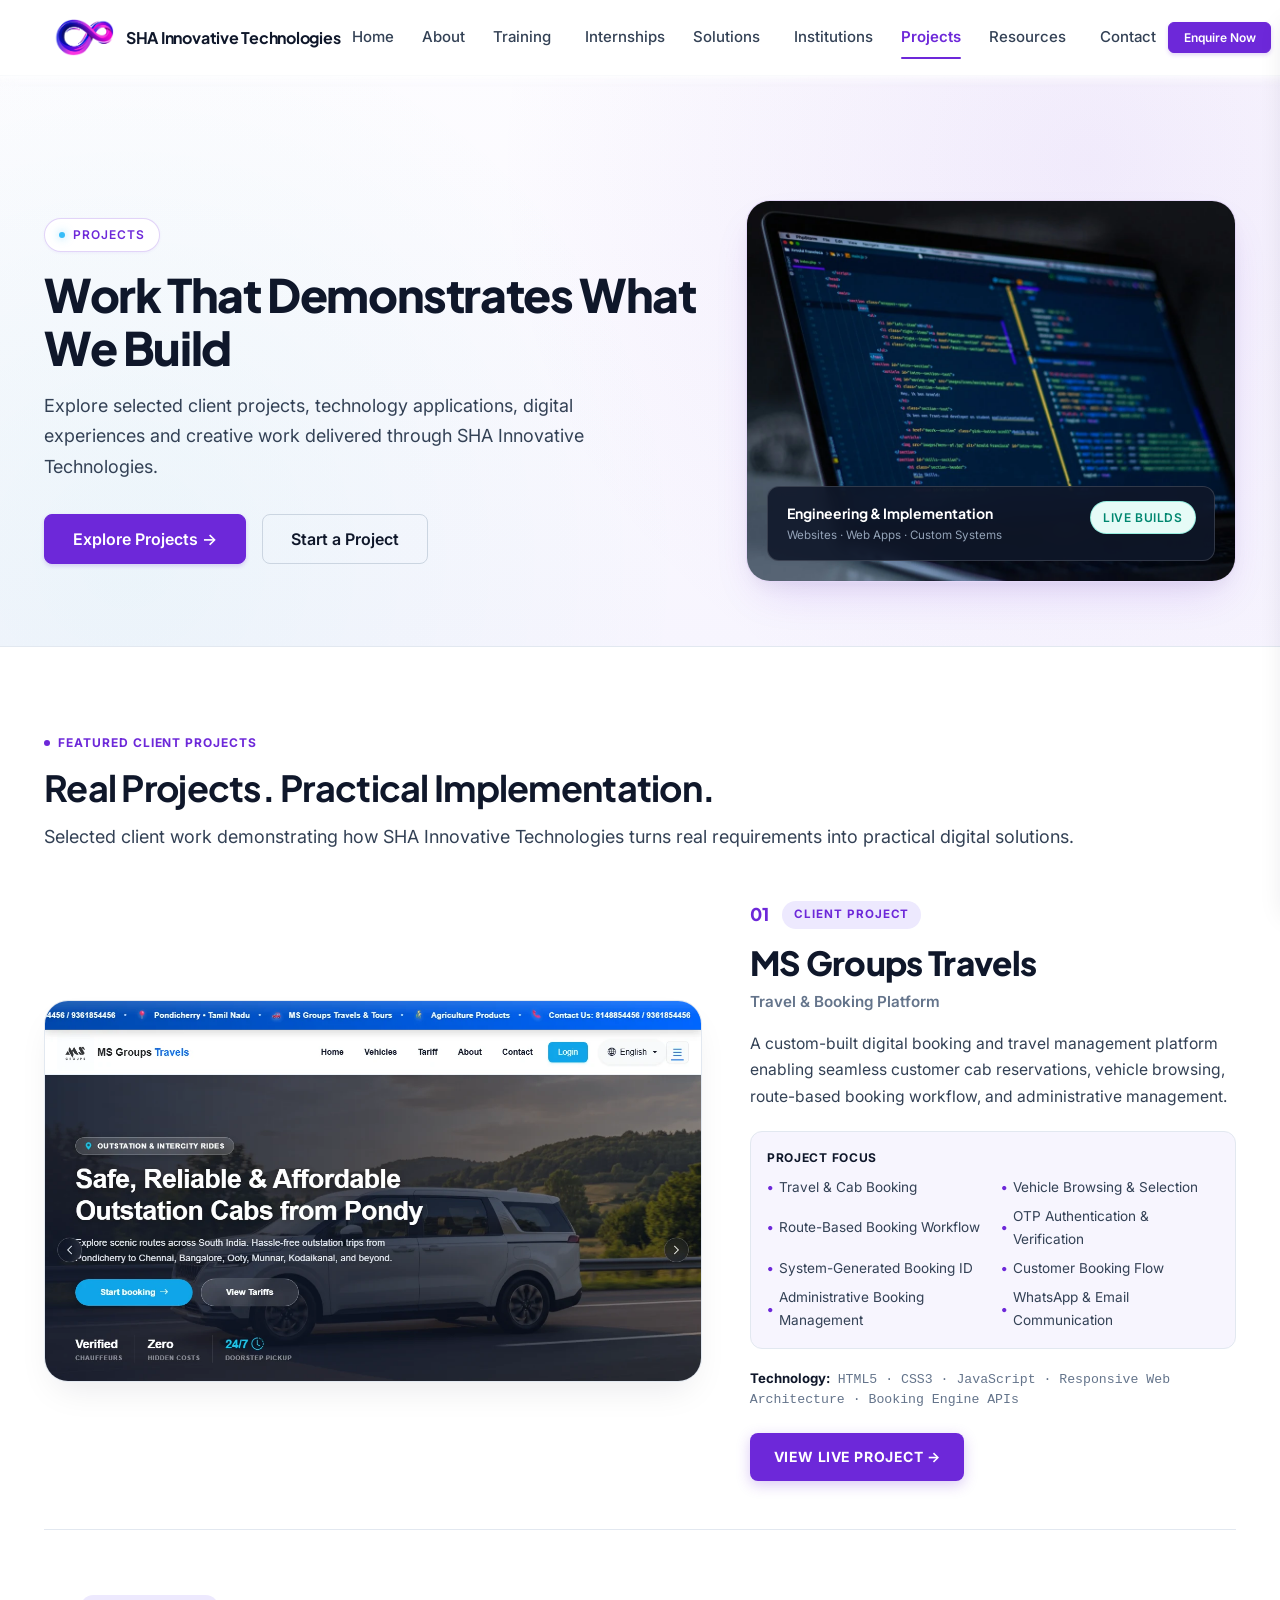
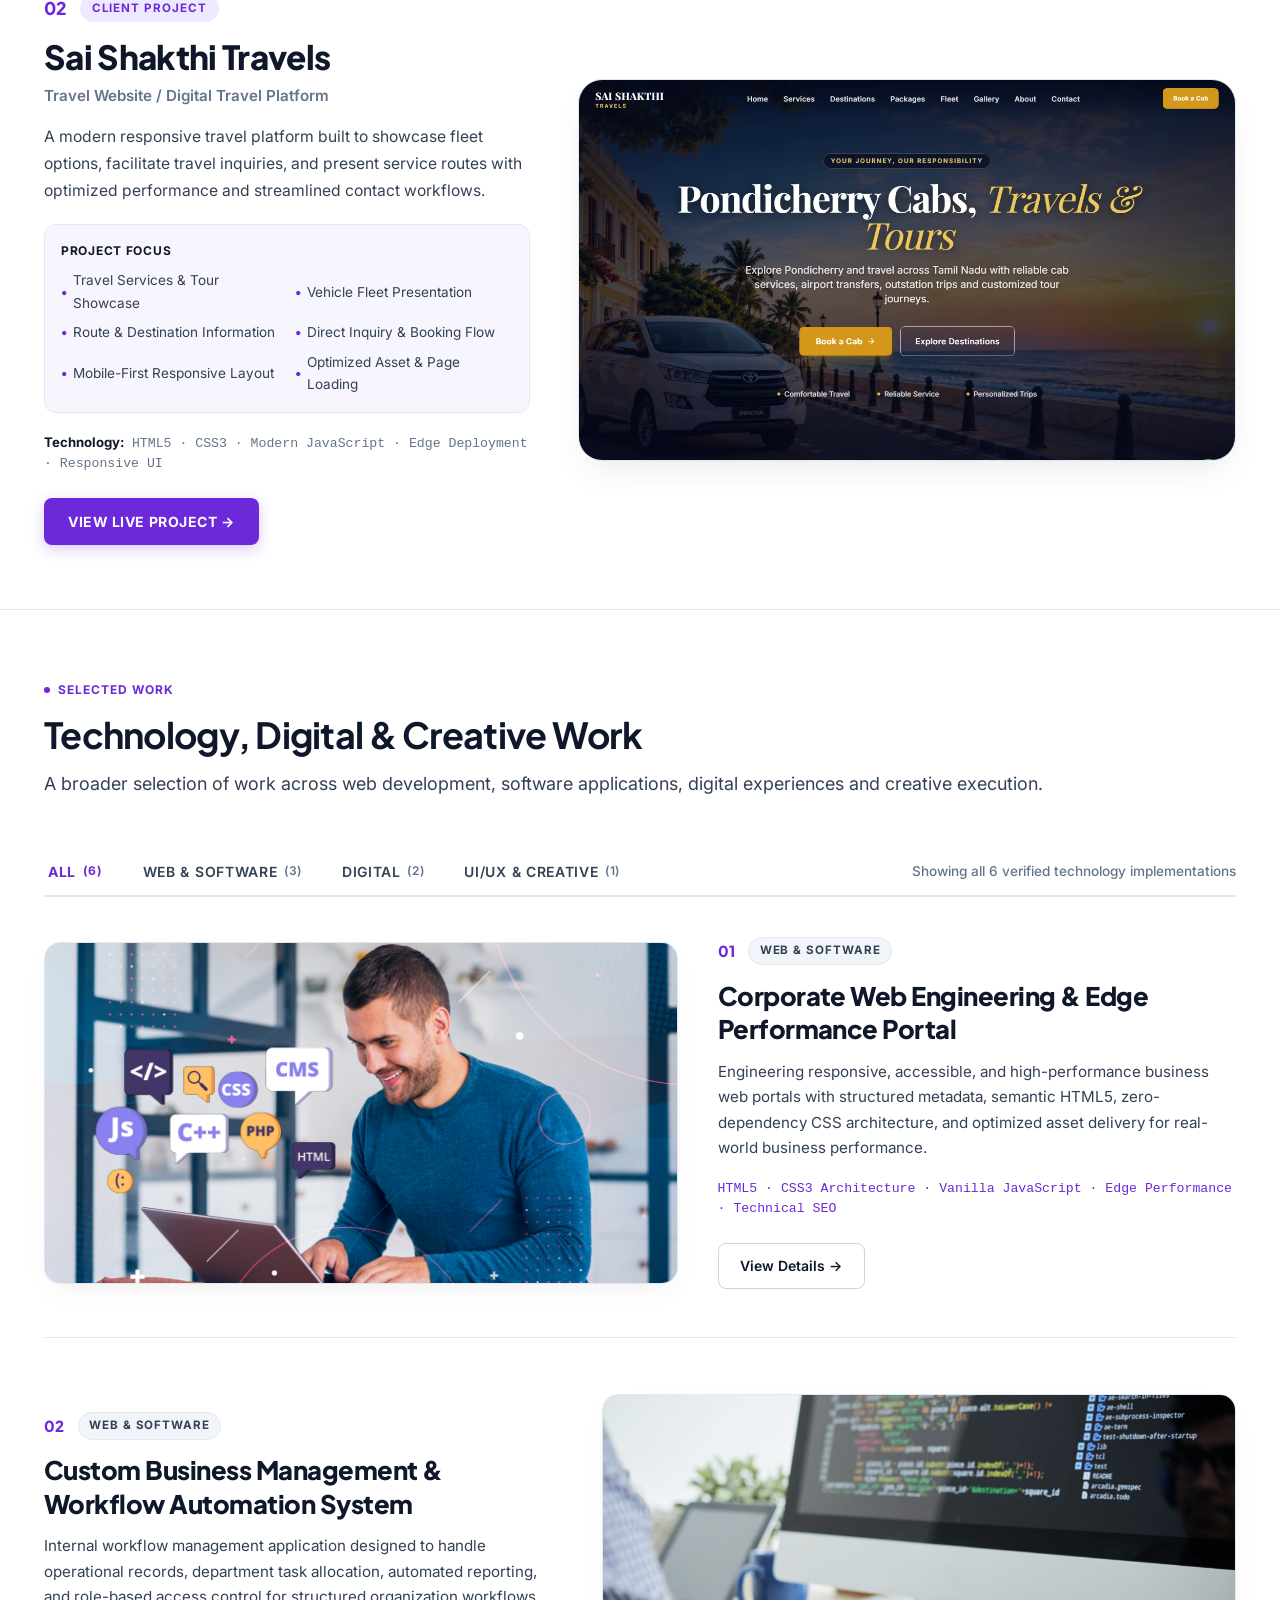
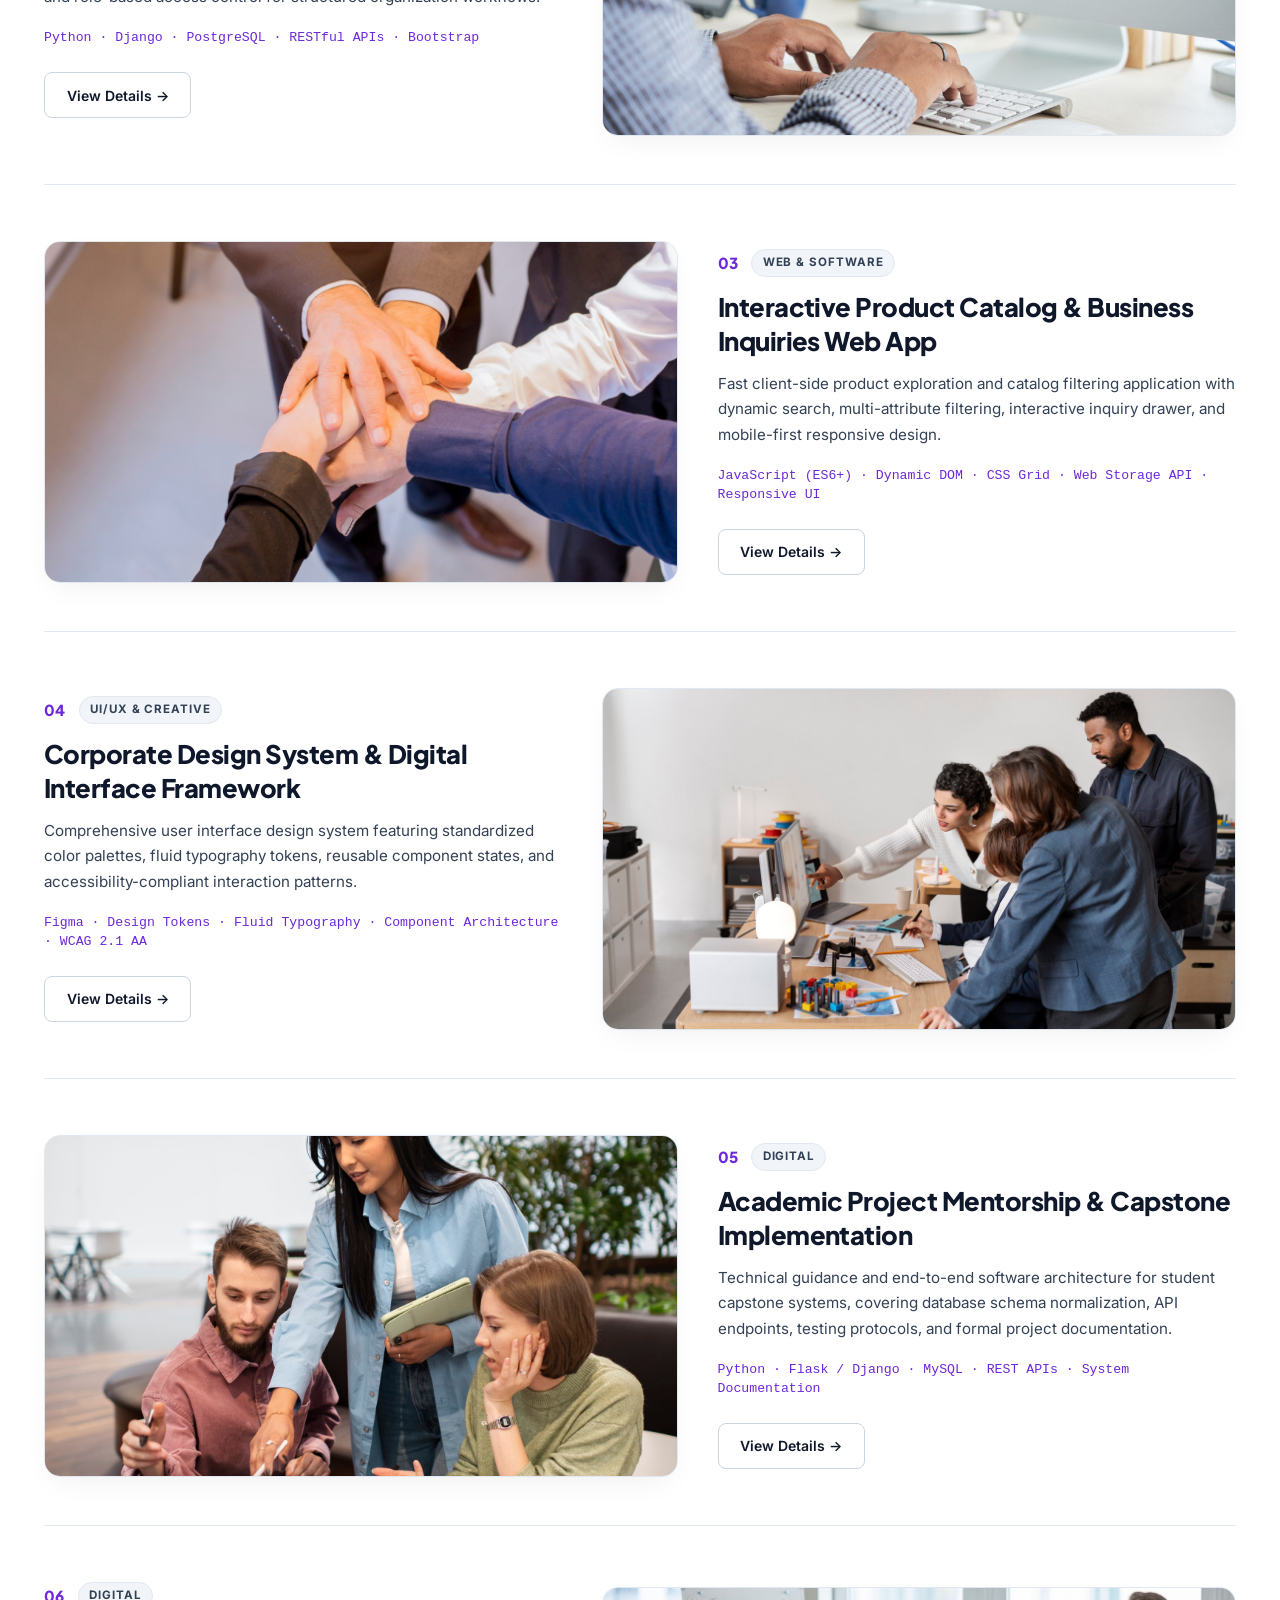
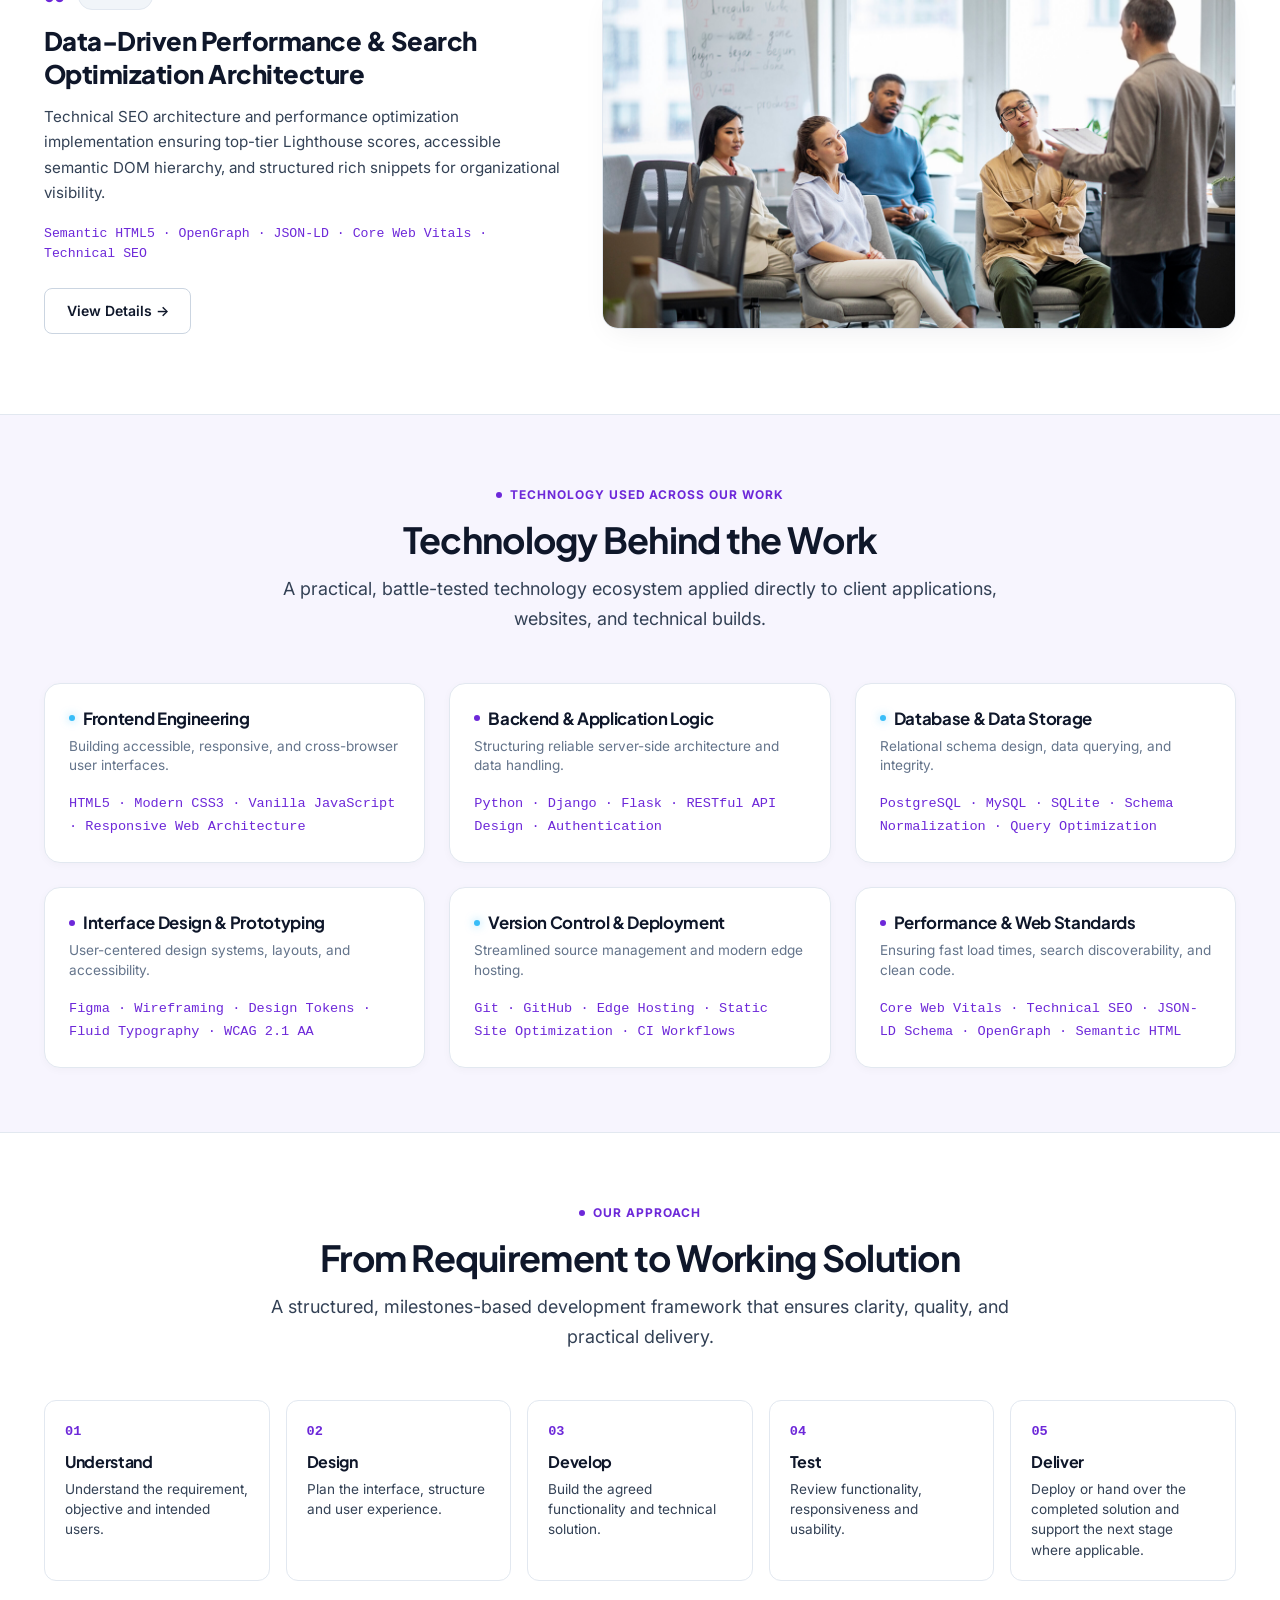
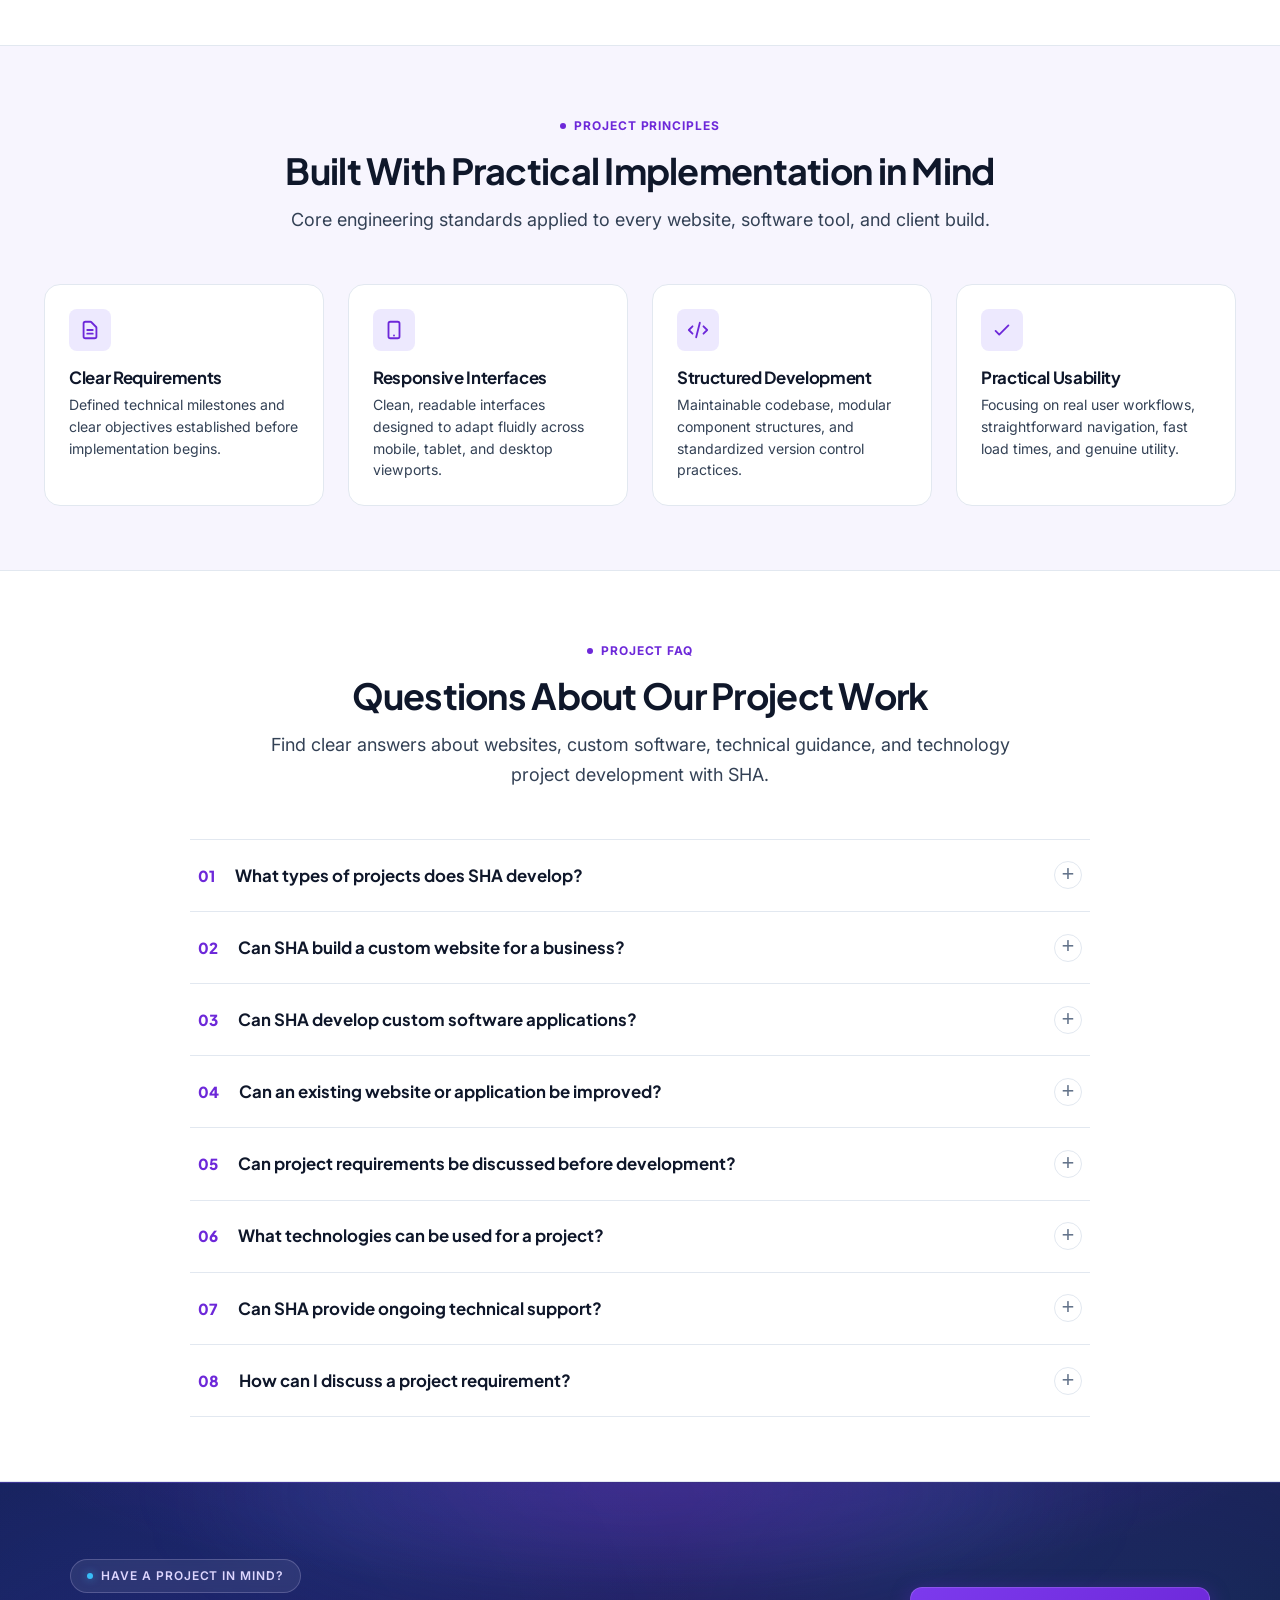
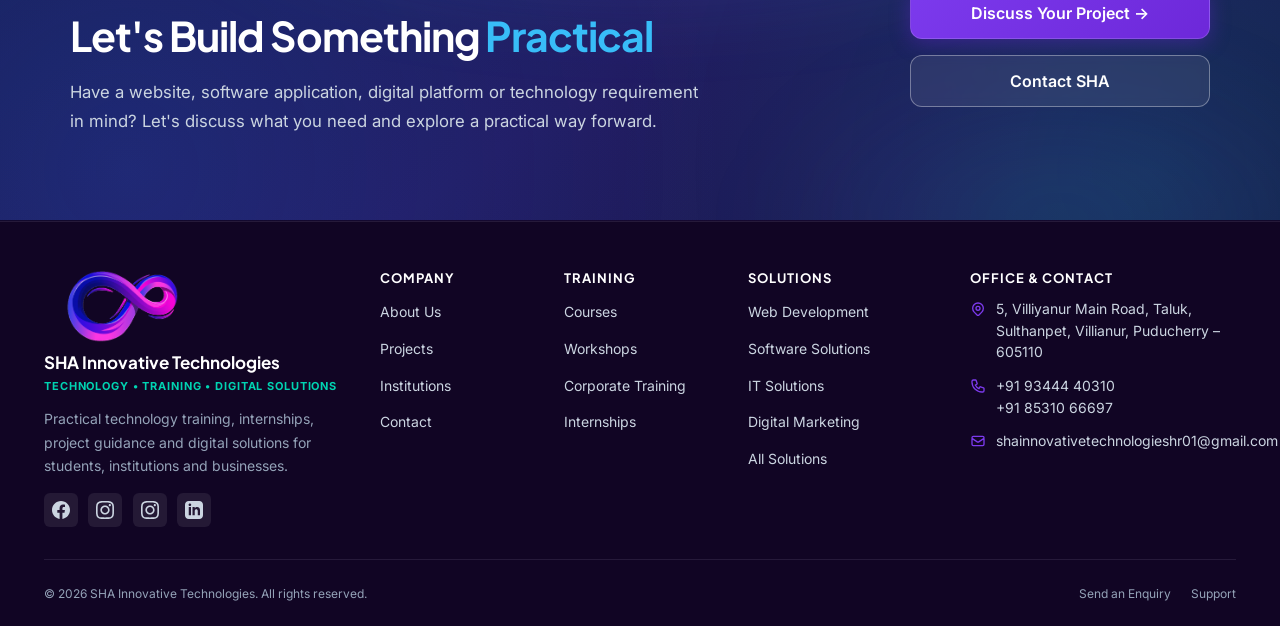
<file: projects.html>
<!DOCTYPE html>
<html lang="en">

<head>
  <meta charset="UTF-8">
  <meta name="viewport" content="width=device-width, initial-scale=1.0">

  <!-- Primary SEO Metadata -->
  <title>Technology Projects &amp; Digital Work | SHA Innovative Technologies</title>
  <meta name="description"
    content="Explore selected websites, software applications, digital platforms, technology projects and practical implementation work by SHA Innovative Technologies.">
  <meta name="keywords"
    content="Projects SHA Innovative Technologies, MS Groups Travels, Sai Shakthi Travels, Web Development Portfolio, Custom Software Projects, Technology Solutions Puducherry, Digital Platforms, Web Applications">
  <meta name="author" content="SHA Innovative Technologies">
  <meta name="robots" content="index, follow">
  <link rel="canonical" href="https://shainnovativetechnologies.com/projects.html">

  <!-- Open Graph / Social Metadata -->
  <meta property="og:type" content="website">
  <meta property="og:site_name" content="SHA Innovative Technologies">
  <meta property="og:title" content="Technology Projects &amp; Digital Work | SHA Innovative Technologies">
  <meta property="og:description"
    content="Explore selected websites, software applications, digital platforms, technology projects and practical implementation work by SHA Innovative Technologies.">
  <meta property="og:url" content="https://shainnovativetechnologies.com/projects.html">
  <meta property="og:image" content="https://shainnovativetechnologies.com/assets/images/person-working-html.jpg">
  <meta property="og:image:width" content="1200">
  <meta property="og:image:height" content="800">
  <meta property="og:image:alt" content="Technology Projects by SHA Innovative Technologies">
  <meta property="og:locale" content="en_IN">

  <!-- Twitter Cards -->
  <meta name="twitter:card" content="summary_large_image">
  <meta name="twitter:title" content="Technology Projects &amp; Digital Work | SHA Innovative Technologies">
  <meta name="twitter:description"
    content="Explore selected websites, software applications, digital platforms, technology projects and practical implementation work by SHA Innovative Technologies.">
  <meta name="twitter:image" content="https://shainnovativetechnologies.com/assets/images/person-working-html.jpg">
  <meta name="twitter:image:alt" content="Technology Projects Portfolio - SHA Innovative Technologies">

  <!-- Favicon & Touch Icons -->
  <link rel="icon" type="image/png" sizes="32x32" href="assets/logos/sha-favicon-32x32.png?v=6">
  <link rel="icon" type="image/png" sizes="16x16" href="assets/logos/sha-favicon-16x16.png?v=6">
  <link rel="icon" type="image/png" sizes="512x512" href="assets/logos/sha-favicon.png?v=6">
  <link rel="apple-touch-icon" sizes="180x180" href="assets/logos/sha-apple-touch-icon.png?v=6">

  <!-- Core Stylesheets -->
  <link rel="stylesheet" href="css/style.css">
  <link rel="stylesheet" href="css/components.css">
  <link rel="stylesheet" href="css/responsive.css">

  <!-- Structured Data / JSON-LD -->
  <script type="application/ld+json">
  {
    "@context": "https://schema.org",
    "@graph": [
      {
        "@type": "WebPage",
        "@id": "https://shainnovativetechnologies.com/projects.html#webpage",
        "url": "https://shainnovativetechnologies.com/projects.html",
        "name": "Technology Projects & Digital Work | SHA Innovative Technologies",
        "description": "Explore selected websites, software applications, digital platforms, technology projects and practical implementation work by SHA Innovative Technologies.",
        "isPartOf": {
          "@id": "https://shainnovativetechnologies.com/#website"
        },
        "about": {
          "@id": "https://shainnovativetechnologies.com/#organization"
        },
        "inLanguage": "en-US"
      },
      {
        "@type": "Organization",
        "@id": "https://shainnovativetechnologies.com/#organization",
        "name": "SHA Innovative Technologies",
        "url": "https://shainnovativetechnologies.com/",
        "logo": "https://shainnovativetechnologies.com/assets/logos/sha-logo-transparent.png",
        "address": {
          "@type": "PostalAddress",
          "streetAddress": "5, Villiyanur Main Road, Taluk, Sulthanpet, Villianur",
          "addressLocality": "Puducherry",
          "postalCode": "605110",
          "addressCountry": "IN"
        },
        "contactPoint": {
          "@type": "ContactPoint",
          "telephone": "+91-9344440310",
          "contactType": "customer support",
          "email": "shainnovativetechnologieshr01@gmail.com"
        }
      },
      {
        "@type": "BreadcrumbList",
        "@id": "https://shainnovativetechnologies.com/projects.html#breadcrumb",
        "itemListElement": [
          {
            "@type": "ListItem",
            "position": 1,
            "name": "Home",
            "item": "https://shainnovativetechnologies.com/"
          },
          {
            "@type": "ListItem",
            "position": 2,
            "name": "Projects",
            "item": "https://shainnovativetechnologies.com/projects.html"
          }
        ]
      }
    ]
  }
  </script>
</head>

<body class="projects-page">

  <!-- Accessible Skip Link -->
  <a href="#main-content" class="skip-to-main">Skip to main content</a>

  <!-- ========================================================================= -->
  <!-- 1. GLOBAL HEADER & NAVIGATION BAR                                        -->
  <!-- ========================================================================= -->
  <header class="site-header" id="header">
    <div class="container navbar">

      <!-- Brand Logo & Name -->
      <a href="index.html" class="nav-brand" aria-label="SHA Innovative Technologies - Home">
        <img src="assets/logos/sha-logo-transparent.png" alt="SHA Logo" class="nav-brand-img" width="38" height="38">
        <span class="nav-brand-title">SHA Innovative Technologies</span>
      </a>

      <!-- Desktop Navigation Menu -->
      <nav class="nav-menu" aria-label="Main Navigation">
        <div class="nav-item">
          <a href="index.html" class="nav-link">Home</a>
        </div>
        <div class="nav-item">
          <a href="about.html" class="nav-link">About</a>
        </div>

        <!-- Dropdown: Training -->
        <div class="nav-item nav-dropdown">
          <button class="nav-link dropdown-toggle" aria-haspopup="true" aria-expanded="false" id="training-dropdown">
            Training
            <svg class="nav-link-chevron" viewBox="0 0 20 20" fill="currentColor" aria-hidden="true">
              <path fill-rule="evenodd"
                d="M5.23 7.21a.75.75 0 011.06.02L10 11.168l3.71-3.938a.75.75 0 111.08 1.04l-4.25 4.5a.75.75 0 01-1.08 0l-4.25-4.5a.75.75 0 01.02-1.06z"
                clip-rule="evenodd" />
            </svg>
          </button>
          <div class="dropdown-menu" aria-labelledby="training-dropdown">
            <a href="training.html" class="dropdown-item">
              <span class="dropdown-item-title">All Training Areas</span>
              <span class="dropdown-item-desc">Full Stack, UI/UX, Cloud &amp; AI</span>
            </a>
            <a href="training.html#training-formats" class="dropdown-item">
              <span class="dropdown-item-title">Training Formats</span>
              <span class="dropdown-item-desc">Students, Workshops &amp; Institutions</span>
            </a>
            <a href="training.html#project-learning" class="dropdown-item">
              <span class="dropdown-item-title">Project-Based Learning</span>
              <span class="dropdown-item-desc">Hands-on application development</span>
            </a>
          </div>
        </div>

        <div class="nav-item">
          <a href="internships.html" class="nav-link">Internships</a>
        </div>

        <!-- Dropdown: Solutions -->
        <div class="nav-item nav-dropdown">
          <button class="nav-link dropdown-toggle" aria-haspopup="true" aria-expanded="false" id="solutions-dropdown">
            Solutions
            <svg class="nav-link-chevron" viewBox="0 0 20 20" fill="currentColor" aria-hidden="true">
              <path fill-rule="evenodd"
                d="M5.23 7.21a.75.75 0 011.06.02L10 11.168l3.71-3.938a.75.75 0 111.08 1.04l-4.25 4.5a.75.75 0 01-1.08 0l-4.25-4.5a.75.75 0 01.02-1.06z"
                clip-rule="evenodd" />
            </svg>
          </button>
          <div class="dropdown-menu" aria-labelledby="solutions-dropdown">
            <a href="solutions.html" class="dropdown-item">
              <span class="dropdown-item-title">All Solutions</span>
              <span class="dropdown-item-desc">Web, Software, IT &amp; Digital</span>
            </a>
            <a href="solutions.html#web-development" class="dropdown-item">
              <span class="dropdown-item-title">Web Development</span>
              <span class="dropdown-item-desc">Fast, responsive &amp; scalable web apps</span>
            </a>
            <a href="solutions.html#software-solutions" class="dropdown-item">
              <span class="dropdown-item-title">Software Solutions</span>
              <span class="dropdown-item-desc">Custom business workflow applications</span>
            </a>
            <a href="solutions.html#it-solutions" class="dropdown-item">
              <span class="dropdown-item-title">IT Solutions</span>
              <span class="dropdown-item-desc">Support, setup &amp; maintenance</span>
            </a>
            <a href="solutions.html#digital-marketing" class="dropdown-item">
              <span class="dropdown-item-title">Digital Marketing</span>
              <span class="dropdown-item-desc">SEO, content &amp; online presence</span>
            </a>
          </div>
        </div>

        <div class="nav-item">
          <a href="institutions.html" class="nav-link">Institutions</a>
        </div>

        <div class="nav-item">
          <a href="projects.html" class="nav-link active" aria-current="page">Projects</a>
        </div>

        <!-- Dropdown: Resources -->
        <div class="nav-item nav-dropdown">
          <button class="nav-link dropdown-toggle" aria-haspopup="true" aria-expanded="false" id="resources-dropdown">
            Resources
            <svg class="nav-link-chevron" viewBox="0 0 20 20" fill="currentColor" aria-hidden="true">
              <path fill-rule="evenodd"
                d="M5.23 7.21a.75.75 0 011.06.02L10 11.168l3.71-3.938a.75.75 0 111.08 1.04l-4.25 4.5a.75.75 0 01-1.08 0l-4.25-4.5a.75.75 0 01.02-1.06z"
                clip-rule="evenodd" />
            </svg>
          </button>
          <div class="dropdown-menu" aria-labelledby="resources-dropdown">
            <a href="resources.html#knowledge-library" class="dropdown-item">
              <span class="dropdown-item-title">Insights &amp; Articles</span>
              <span class="dropdown-item-desc">Tech trends and career guidance</span>
            </a>
            <a href="resources.html#resource-faq" class="dropdown-item">
              <span class="dropdown-item-title">FAQ</span>
              <span class="dropdown-item-desc">Common questions answered</span>
            </a>
            <a href="resources.html#career-paths" class="dropdown-item">
              <span class="dropdown-item-title">Career Paths</span>
              <span class="dropdown-item-desc">Technology roadmaps and learning</span>
            </a>
          </div>
        </div>

        <div class="nav-item">
          <a href="contact.html" class="nav-link">Contact</a>
        </div>
      </nav>

      <!-- Nav CTA & Mobile Hamburger -->
      <div class="nav-actions">
        <a href="index.html#enquiry" class="btn btn-primary btn-sm btn-desktop">Enquire Now</a>

        <button class="mobile-nav-toggle" aria-label="Toggle navigation menu" aria-expanded="false"
          aria-controls="mobile-nav-drawer">
          <span class="hamburger-icon" aria-hidden="true"></span>
        </button>
      </div>

    </div>
  </header>

  <!-- Mobile Overlay & Drawer -->
  <div class="mobile-overlay" aria-hidden="true"></div>
  <aside class="mobile-drawer" id="mobile-nav-drawer" aria-label="Mobile Navigation" aria-hidden="true">
    <div class="drawer-header">
      <a href="index.html" class="nav-brand" aria-label="SHA Innovative Technologies - Home">
        <img src="assets/logos/sha-logo-transparent.png" alt="SHA Logo" class="nav-brand-img"
          style="height: 32px; width: auto;">
        <span class="nav-brand-title">SHA Innovative Technologies</span>
      </a>
    </div>

    <nav class="drawer-nav">
      <a href="index.html" class="nav-link">Home</a>
      <a href="about.html" class="nav-link">About Us</a>
      <a href="training.html" class="nav-link">IT Training &amp; Courses</a>
      <a href="internships.html" class="nav-link">Internship Programs</a>
      <a href="solutions.html" class="nav-link">Technology Solutions</a>
      <a href="institutions.html" class="nav-link">College Partnerships</a>
      <a href="projects.html" class="nav-link active" aria-current="page">Projects</a>
      <a href="resources.html" class="nav-link">Resources &amp; FAQ</a>
      <a href="contact.html" class="nav-link">Contact Us</a>
    </nav>

    <div class="drawer-footer">
      <a href="index.html#enquiry" class="btn btn-primary btn-block">Enquire Now</a>
    </div>
  </aside>

  <!-- ========================================================================= -->
  <!-- MAIN CONTENT                                                              -->
  <!-- ========================================================================= -->
  <main id="main-content">

    <!-- ========================================================================= -->
    <!-- 2. HERO SECTION — EDITORIAL TECHNOLOGY SHOWCASE                           -->
    <!-- ========================================================================= -->
    <section class="proj-hero-section" aria-labelledby="proj-hero-heading">
      <div class="container">
        <div class="proj-hero-grid">

          <!-- Left Column: Narrative Content -->
          <div class="proj-hero-content">
            <div class="proj-hero-eyebrow">
              <span class="section-eyebrow-dot tech-dot-cyan" aria-hidden="true"></span>
              PROJECTS
            </div>
            <h1 class="proj-hero-title" id="proj-hero-heading">
              Work That Demonstrates What We Build
            </h1>
            <p class="proj-hero-desc">
              Explore selected client projects, technology applications, digital experiences and creative work delivered through SHA Innovative Technologies.
            </p>
            <div class="proj-hero-actions">
              <a href="#featured-clients" class="btn btn-primary btn-lg">Explore Projects &rarr;</a>
              <a href="index.html#enquiry" class="btn btn-outline-secondary btn-lg">Start a Project</a>
            </div>
          </div>

          <!-- Right Column: Technology Workspace Visual -->
          <div class="proj-hero-visual">
            <div class="proj-hero-card">
              <img src="assets/images/projects/hero/projects-hero.webp" alt="Software development environment and technical project implementation at SHA Innovative Technologies" class="proj-hero-img" width="600" height="380">
              <div class="proj-hero-badge">
                <div>
                  <span class="proj-hero-badge-title">Engineering &amp; Implementation</span>
                  <span class="proj-hero-badge-sub">Websites · Web Apps · Custom Systems</span>
                </div>
                <span class="badge badge-accent">Live Builds</span>
              </div>
            </div>
          </div>

        </div>
      </div>
    </section>

    <!-- ========================================================================= -->
    <!-- 3. FEATURED CLIENT PROJECTS (PRIORITY EDITORIAL PLACEMENT)                -->
    <!-- ========================================================================= -->
    <section class="proj-clients-section" id="featured-clients" aria-labelledby="clients-heading">
      <div class="container">

        <div class="proj-clients-header">
          <div class="section-eyebrow">
            <span class="section-eyebrow-dot" aria-hidden="true"></span>
            FEATURED CLIENT PROJECTS
          </div>
          <h2 class="section-title" id="clients-heading">
            Real Projects. Practical Implementation.
          </h2>
          <p class="section-subtitle">
            Selected client work demonstrating how SHA Innovative Technologies turns real requirements into practical digital solutions.
          </p>
        </div>

        <div class="proj-clients-list">

          <!-- Client Project 01: MS Groups Travels -->
          <article class="proj-client-item">
            <div class="proj-client-media">
              <img src="assets/images/projects/clients/ms-groups-travels/ms-groups-travels-project.webp" alt="MS Groups Travels - Live Travel &amp; Booking Platform developed by SHA Innovative Technologies" class="proj-client-img" loading="lazy" width="600" height="380">
            </div>
            <div class="proj-client-content">
              <div class="proj-client-eyebrow-row">
                <span class="proj-client-num">01</span>
                <span class="proj-client-badge">CLIENT PROJECT</span>
              </div>
              <h3 class="proj-client-title">MS Groups Travels</h3>
              <div class="proj-client-category">Travel &amp; Booking Platform</div>
              <p class="proj-client-desc">
                A custom-built digital booking and travel management platform enabling seamless customer cab reservations, vehicle browsing, route-based booking workflow, and administrative management.
              </p>
              
              <div class="proj-client-focus-wrap">
                <span class="proj-client-focus-label">Project Focus</span>
                <ul class="proj-client-focus-list">
                  <li>Travel &amp; Cab Booking</li>
                  <li>Vehicle Browsing &amp; Selection</li>
                  <li>Route-Based Booking Workflow</li>
                  <li>OTP Authentication &amp; Verification</li>
                  <li>System-Generated Booking ID</li>
                  <li>Customer Booking Flow</li>
                  <li>Administrative Booking Management</li>
                  <li>WhatsApp &amp; Email Communication</li>
                </ul>
              </div>

              <div class="proj-client-tech-line">
                <strong>Technology:</strong> HTML5 · CSS3 · JavaScript · Responsive Web Architecture · Booking Engine APIs
              </div>

              <a href="https://msgroups-travels-puducherry.com/" target="_blank" rel="noopener noreferrer" class="proj-client-link">
                View Live Project &rarr;
              </a>
            </div>
          </article>

          <!-- Client Project 02: Sai Shakthi Travels (Alternated Layout) -->
          <article class="proj-client-item proj-client-item-reverse">
            <div class="proj-client-media">
              <img src="assets/images/projects/clients/sai-shakthi-travels/sai-shakthi-travels-project.webp" alt="Sai Shakthi Travels - Live Digital Travel Platform developed by SHA Innovative Technologies" class="proj-client-img" loading="lazy" width="600" height="380">
            </div>
            <div class="proj-client-content">
              <div class="proj-client-eyebrow-row">
                <span class="proj-client-num">02</span>
                <span class="proj-client-badge">CLIENT PROJECT</span>
              </div>
              <h3 class="proj-client-title">Sai Shakthi Travels</h3>
              <div class="proj-client-category">Travel Website / Digital Travel Platform</div>
              <p class="proj-client-desc">
                A modern responsive travel platform built to showcase fleet options, facilitate travel inquiries, and present service routes with optimized performance and streamlined contact workflows.
              </p>

              <div class="proj-client-focus-wrap">
                <span class="proj-client-focus-label">Project Focus</span>
                <ul class="proj-client-focus-list">
                  <li>Travel Services &amp; Tour Showcase</li>
                  <li>Vehicle Fleet Presentation</li>
                  <li>Route &amp; Destination Information</li>
                  <li>Direct Inquiry &amp; Booking Flow</li>
                  <li>Mobile-First Responsive Layout</li>
                  <li>Optimized Asset &amp; Page Loading</li>
                </ul>
              </div>

              <div class="proj-client-tech-line">
                <strong>Technology:</strong> HTML5 · CSS3 · Modern JavaScript · Edge Deployment · Responsive UI
              </div>

              <a href="https://sai-shakthi-travels.vercel.app/" target="_blank" rel="noopener noreferrer" class="proj-client-link">
                View Live Project &rarr;
              </a>
            </div>
          </article>

        </div>

      </div>
    </section>

    <!-- ========================================================================= -->
    <!-- 4. SELECTED WORK (EDITORIAL ARCHIVE WITH CATEGORY FILTERING)              -->
    <!-- ========================================================================= -->
    <section class="proj-selected-section" id="selected-work" aria-labelledby="selected-work-heading">
      <div class="container">

        <div class="section-header">
          <div class="section-eyebrow">
            <span class="section-eyebrow-dot" aria-hidden="true"></span>
            SELECTED WORK
          </div>
          <h2 class="section-title" id="selected-work-heading">
            Technology, Digital &amp; Creative Work
          </h2>
          <p class="section-subtitle">
            A broader selection of work across web development, software applications, digital experiences and creative execution.
          </p>
        </div>

        <!-- Editorial Category Navigation -->
        <div class="proj-filter-wrap">
          <nav class="proj-filter-nav" aria-label="Filter Selected Work by Category">
            <button type="button" class="proj-filter-btn active" data-category="all" aria-pressed="true">
              All <span class="proj-filter-count">(6)</span>
            </button>
            <button type="button" class="proj-filter-btn" data-category="web" aria-pressed="false">
              Web &amp; Software <span class="proj-filter-count">(3)</span>
            </button>
            <button type="button" class="proj-filter-btn" data-category="digital" aria-pressed="false">
              Digital <span class="proj-filter-count">(2)</span>
            </button>
            <button type="button" class="proj-filter-btn" data-category="ui-ux" aria-pressed="false">
              UI/UX &amp; Creative <span class="proj-filter-count">(1)</span>
            </button>
          </nav>
          <div class="proj-filter-status" id="filter-status-text">
            Showing all 6 verified technology implementations
          </div>
        </div>

        <!-- Filterable Project Showcase Archive -->
        <div class="proj-archive-list" id="projects-container">

          <!-- Project 01 (Web & Software) -->
          <article class="proj-item" data-category="web">
            <div class="proj-media-wrap">
              <img src="assets/images/person-working-html.jpg" alt="Corporate Web Engineering and Business Portal Architecture" class="proj-media-img" loading="lazy" width="560" height="340">
            </div>
            <div class="proj-content-wrap">
              <div class="proj-meta-header">
                <span class="proj-num">01</span>
                <span class="proj-category-tag">Web &amp; Software</span>
              </div>
              <h3 class="proj-title">Corporate Web Engineering &amp; Edge Performance Portal</h3>
              <p class="proj-desc">
                Engineering responsive, accessible, and high-performance business web portals with structured metadata, semantic HTML5, zero-dependency CSS architecture, and optimized asset delivery for real-world business performance.
              </p>
              <div class="proj-tech-line">
                HTML5 · CSS3 Architecture · Vanilla JavaScript · Edge Performance · Technical SEO
              </div>
              <button type="button" class="proj-btn-detail proj-modal-trigger" data-project="p1">
                View Details &rarr;
              </button>
            </div>
          </article>

          <!-- Project 02 (Web & Software - Reversed) -->
          <article class="proj-item proj-item-reverse" data-category="web">
            <div class="proj-media-wrap">
              <img src="assets/images/hero-coding-man.jpg" alt="Custom Business Management and Workflow Automation Application" class="proj-media-img" loading="lazy" width="560" height="340">
            </div>
            <div class="proj-content-wrap">
              <div class="proj-meta-header">
                <span class="proj-num">02</span>
                <span class="proj-category-tag">Web &amp; Software</span>
              </div>
              <h3 class="proj-title">Custom Business Management &amp; Workflow Automation System</h3>
              <p class="proj-desc">
                Internal workflow management application designed to handle operational records, department task allocation, automated reporting, and role-based access control for structured organization workflows.
              </p>
              <div class="proj-tech-line">
                Python · Django · PostgreSQL · RESTful APIs · Bootstrap
              </div>
              <button type="button" class="proj-btn-detail proj-modal-trigger" data-project="p2">
                View Details &rarr;
              </button>
            </div>
          </article>

          <!-- Project 03 (Web & Software) -->
          <article class="proj-item" data-category="web">
            <div class="proj-media-wrap">
              <img src="assets/images/business-team.jpg" alt="Interactive Product Catalog and Dynamic Inquiries Web App" class="proj-media-img" loading="lazy" width="560" height="340">
            </div>
            <div class="proj-content-wrap">
              <div class="proj-meta-header">
                <span class="proj-num">03</span>
                <span class="proj-category-tag">Web &amp; Software</span>
              </div>
              <h3 class="proj-title">Interactive Product Catalog &amp; Business Inquiries Web App</h3>
              <p class="proj-desc">
                Fast client-side product exploration and catalog filtering application with dynamic search, multi-attribute filtering, interactive inquiry drawer, and mobile-first responsive design.
              </p>
              <div class="proj-tech-line">
                JavaScript (ES6+) · Dynamic DOM · CSS Grid · Web Storage API · Responsive UI
              </div>
              <button type="button" class="proj-btn-detail proj-modal-trigger" data-project="p3">
                View Details &rarr;
              </button>
            </div>
          </article>

          <!-- Project 04 (UI/UX & Creative - Reversed) -->
          <article class="proj-item proj-item-reverse" data-category="ui-ux">
            <div class="proj-media-wrap">
              <img src="assets/images/designers-team.jpg" alt="Corporate Design System and Digital Interface Framework" class="proj-media-img" loading="lazy" width="560" height="340">
            </div>
            <div class="proj-content-wrap">
              <div class="proj-meta-header">
                <span class="proj-num">04</span>
                <span class="proj-category-tag">UI/UX &amp; Creative</span>
              </div>
              <h3 class="proj-title">Corporate Design System &amp; Digital Interface Framework</h3>
              <p class="proj-desc">
                Comprehensive user interface design system featuring standardized color palettes, fluid typography tokens, reusable component states, and accessibility-compliant interaction patterns.
              </p>
              <div class="proj-tech-line">
                Figma · Design Tokens · Fluid Typography · Component Architecture · WCAG 2.1 AA
              </div>
              <button type="button" class="proj-btn-detail proj-modal-trigger" data-project="p4">
                View Details &rarr;
              </button>
            </div>
          </article>

          <!-- Project 05 (Digital) -->
          <article class="proj-item" data-category="digital">
            <div class="proj-media-wrap">
              <img src="assets/images/team-working.jpg" alt="Academic Capstone Implementation Architecture" class="proj-media-img" loading="lazy" width="560" height="340">
            </div>
            <div class="proj-content-wrap">
              <div class="proj-meta-header">
                <span class="proj-num">05</span>
                <span class="proj-category-tag">Digital</span>
              </div>
              <h3 class="proj-title">Academic Project Mentorship &amp; Capstone Implementation</h3>
              <p class="proj-desc">
                Technical guidance and end-to-end software architecture for student capstone systems, covering database schema normalization, API endpoints, testing protocols, and formal project documentation.
              </p>
              <div class="proj-tech-line">
                Python · Flask / Django · MySQL · REST APIs · System Documentation
              </div>
              <button type="button" class="proj-btn-detail proj-modal-trigger" data-project="p5">
                View Details &rarr;
              </button>
            </div>
          </article>

          <!-- Project 06 (Digital - Reversed) -->
          <article class="proj-item proj-item-reverse" data-category="digital">
            <div class="proj-media-wrap">
              <img src="assets/images/people-learning.jpg" alt="Data-Driven Technical SEO Architecture and Web Performance" class="proj-media-img" loading="lazy" width="560" height="340">
            </div>
            <div class="proj-content-wrap">
              <div class="proj-meta-header">
                <span class="proj-num">06</span>
                <span class="proj-category-tag">Digital</span>
              </div>
              <h3 class="proj-title">Data-Driven Performance &amp; Search Optimization Architecture</h3>
              <p class="proj-desc">
                Technical SEO architecture and performance optimization implementation ensuring top-tier Lighthouse scores, accessible semantic DOM hierarchy, and structured rich snippets for organizational visibility.
              </p>
              <div class="proj-tech-line">
                Semantic HTML5 · OpenGraph · JSON-LD · Core Web Vitals · Technical SEO
              </div>
              <button type="button" class="proj-btn-detail proj-modal-trigger" data-project="p6">
                View Details &rarr;
              </button>
            </div>
          </article>

        </div>

      </div>
    </section>

    <!-- ========================================================================= -->
    <!-- 5. TECHNOLOGIES USED ACROSS OUR PROJECT WORK                              -->
    <!-- ========================================================================= -->
    <section class="proj-tech-section" aria-labelledby="tech-stack-heading">
      <div class="container">
        
        <div class="section-header text-center">
          <div class="section-eyebrow">
            <span class="section-eyebrow-dot" aria-hidden="true"></span>
            TECHNOLOGY USED ACROSS OUR WORK
          </div>
          <h2 class="section-title" id="tech-stack-heading">
            Technology Behind the Work
          </h2>
          <p class="section-subtitle">
            A practical, battle-tested technology ecosystem applied directly to client applications, websites, and technical builds.
          </p>
        </div>

        <div class="proj-tech-grid">
          
          <!-- Group 1: Frontend -->
          <div class="proj-tech-group">
            <h3 class="proj-tech-group-title">
              <span class="section-eyebrow-dot tech-dot-cyan" aria-hidden="true"></span>
              Frontend Engineering
            </h3>
            <p class="proj-tech-group-desc">Building accessible, responsive, and cross-browser user interfaces.</p>
            <div class="proj-tech-stack-list">
              HTML5 · Modern CSS3 · Vanilla JavaScript · Responsive Web Architecture
            </div>
          </div>

          <!-- Group 2: Backend -->
          <div class="proj-tech-group">
            <h3 class="proj-tech-group-title">
              <span class="section-eyebrow-dot" aria-hidden="true"></span>
              Backend &amp; Application Logic
            </h3>
            <p class="proj-tech-group-desc">Structuring reliable server-side architecture and data handling.</p>
            <div class="proj-tech-stack-list">
              Python · Django · Flask · RESTful API Design · Authentication
            </div>
          </div>

          <!-- Group 3: Database -->
          <div class="proj-tech-group">
            <h3 class="proj-tech-group-title">
              <span class="section-eyebrow-dot tech-dot-cyan" aria-hidden="true"></span>
              Database &amp; Data Storage
            </h3>
            <p class="proj-tech-group-desc">Relational schema design, data querying, and integrity.</p>
            <div class="proj-tech-stack-list">
              PostgreSQL · MySQL · SQLite · Schema Normalization · Query Optimization
            </div>
          </div>

          <!-- Group 4: UI/UX -->
          <div class="proj-tech-group">
            <h3 class="proj-tech-group-title">
              <span class="section-eyebrow-dot" aria-hidden="true"></span>
              Interface Design &amp; Prototyping
            </h3>
            <p class="proj-tech-group-desc">User-centered design systems, layouts, and accessibility.</p>
            <div class="proj-tech-stack-list">
              Figma · Wireframing · Design Tokens · Fluid Typography · WCAG 2.1 AA
            </div>
          </div>

          <!-- Group 5: Delivery -->
          <div class="proj-tech-group">
            <h3 class="proj-tech-group-title">
              <span class="section-eyebrow-dot tech-dot-cyan" aria-hidden="true"></span>
              Version Control &amp; Deployment
            </h3>
            <p class="proj-tech-group-desc">Streamlined source management and modern edge hosting.</p>
            <div class="proj-tech-stack-list">
              Git · GitHub · Edge Hosting · Static Site Optimization · CI Workflows
            </div>
          </div>

          <!-- Group 6: Performance & SEO -->
          <div class="proj-tech-group">
            <h3 class="proj-tech-group-title">
              <span class="section-eyebrow-dot" aria-hidden="true"></span>
              Performance &amp; Web Standards
            </h3>
            <p class="proj-tech-group-desc">Ensuring fast load times, search discoverability, and clean code.</p>
            <div class="proj-tech-stack-list">
              Core Web Vitals · Technical SEO · JSON-LD Schema · OpenGraph · Semantic HTML
            </div>
          </div>

        </div>

      </div>
    </section>

    <!-- ========================================================================= -->
    <!-- 6. HOW WE BUILD (METHODOLOGY)                                             -->
    <!-- ========================================================================= -->
    <section class="proj-method-section" aria-labelledby="method-heading">
      <div class="container">
        
        <div class="section-header text-center">
          <div class="section-eyebrow">
            <span class="section-eyebrow-dot" aria-hidden="true"></span>
            OUR APPROACH
          </div>
          <h2 class="section-title" id="method-heading">
            From Requirement to Working Solution
          </h2>
          <p class="section-subtitle">
            A structured, milestones-based development framework that ensures clarity, quality, and practical delivery.
          </p>
        </div>

        <div class="proj-method-grid">
          
          <div class="proj-method-step">
            <span class="proj-method-num">01</span>
            <h3 class="proj-method-title">Understand</h3>
            <p class="proj-method-desc">Understand the requirement, objective and intended users.</p>
          </div>

          <div class="proj-method-step">
            <span class="proj-method-num">02</span>
            <h3 class="proj-method-title">Design</h3>
            <p class="proj-method-desc">Plan the interface, structure and user experience.</p>
          </div>

          <div class="proj-method-step">
            <span class="proj-method-num">03</span>
            <h3 class="proj-method-title">Develop</h3>
            <p class="proj-method-desc">Build the agreed functionality and technical solution.</p>
          </div>

          <div class="proj-method-step">
            <span class="proj-method-num">04</span>
            <h3 class="proj-method-title">Test</h3>
            <p class="proj-method-desc">Review functionality, responsiveness and usability.</p>
          </div>

          <div class="proj-method-step">
            <span class="proj-method-num">05</span>
            <h3 class="proj-method-title">Deliver</h3>
            <p class="proj-method-desc">Deploy or hand over the completed solution and support the next stage where applicable.</p>
          </div>

        </div>

      </div>
    </section>

    <!-- ========================================================================= -->
    <!-- 7. PROJECT PRINCIPLES                                                     -->
    <!-- ========================================================================= -->
    <section class="proj-quality-section" aria-labelledby="quality-heading">
      <div class="container">
        
        <div class="section-header text-center">
          <div class="section-eyebrow">
            <span class="section-eyebrow-dot" aria-hidden="true"></span>
            PROJECT PRINCIPLES
          </div>
          <h2 class="section-title" id="quality-heading">
            Built With Practical Implementation in Mind
          </h2>
          <p class="section-subtitle">
            Core engineering standards applied to every website, software tool, and client build.
          </p>
        </div>

        <div class="proj-quality-grid">
          
          <div class="proj-quality-card">
            <div class="proj-quality-icon" aria-hidden="true">
              <svg width="22" height="22" fill="none" viewBox="0 0 24 24" stroke="currentColor">
                <path stroke-linecap="round" stroke-linejoin="round" stroke-width="2" d="M9 12h6m-6 4h6m2 5H7a2 2 0 01-2-2V5a2 2 0 012-2h5.586a1 1 0 01.707.293l5.414 5.414a1 1 0 01.293.707V19a2 2 0 01-2 2z" />
              </svg>
            </div>
            <h3 class="proj-quality-title">Clear Requirements</h3>
            <p class="proj-quality-desc">Defined technical milestones and clear objectives established before implementation begins.</p>
          </div>

          <div class="proj-quality-card">
            <div class="proj-quality-icon" aria-hidden="true">
              <svg width="22" height="22" fill="none" viewBox="0 0 24 24" stroke="currentColor">
                <path stroke-linecap="round" stroke-linejoin="round" stroke-width="2" d="M12 18h.01M8 21h8a2 2 0 002-2V5a2 2 0 00-2-2H8a2 2 0 00-2 2v14a2 2 0 002 2z" />
              </svg>
            </div>
            <h3 class="proj-quality-title">Responsive Interfaces</h3>
            <p class="proj-quality-desc">Clean, readable interfaces designed to adapt fluidly across mobile, tablet, and desktop viewports.</p>
          </div>

          <div class="proj-quality-card">
            <div class="proj-quality-icon" aria-hidden="true">
              <svg width="22" height="22" fill="none" viewBox="0 0 24 24" stroke="currentColor">
                <path stroke-linecap="round" stroke-linejoin="round" stroke-width="2" d="M10 20l4-16m4 4l4 4-4 4M6 16l-4-4 4-4" />
              </svg>
            </div>
            <h3 class="proj-quality-title">Structured Development</h3>
            <p class="proj-quality-desc">Maintainable codebase, modular component structures, and standardized version control practices.</p>
          </div>

          <div class="proj-quality-card">
            <div class="proj-quality-icon" aria-hidden="true">
              <svg width="22" height="22" fill="none" viewBox="0 0 24 24" stroke="currentColor">
                <path stroke-linecap="round" stroke-linejoin="round" stroke-width="2" d="M5 13l4 4L19 7" />
              </svg>
            </div>
            <h3 class="proj-quality-title">Practical Usability</h3>
            <p class="proj-quality-desc">Focusing on real user workflows, straightforward navigation, fast load times, and genuine utility.</p>
          </div>

        </div>

      </div>
    </section>

    <!-- ========================================================================= -->
    <!-- 8. FREQUENTLY ASKED QUESTIONS (ACCORDION SYSTEM)                          -->
    <!-- ========================================================================= -->
    <section class="proj-faq-section" id="project-faq" aria-labelledby="proj-faq-title">
      <div class="container">

        <div class="section-header text-center">
          <div class="section-eyebrow">
            <span class="section-eyebrow-dot" aria-hidden="true"></span>
            PROJECT FAQ
          </div>
          <h2 class="section-title" id="proj-faq-title">
            Questions About Our Project Work
          </h2>
          <p class="section-subtitle">
            Find clear answers about websites, custom software, technical guidance, and technology project development with SHA.
          </p>
        </div>

        <div class="proj-faq-accordion" role="region" aria-label="Projects Frequently Asked Questions">

          <!-- FAQ Item 01 -->
          <div class="proj-faq-item">
            <button class="proj-faq-trigger" id="proj-faq-trig-1" type="button" aria-expanded="false" aria-controls="proj-faq-ans-1">
              <span class="proj-faq-num">01</span>
              <span class="proj-faq-question">What types of projects does SHA develop?</span>
              <span class="proj-faq-icon" aria-hidden="true">+</span>
            </button>
            <div class="proj-faq-panel" id="proj-faq-ans-1" role="region" aria-labelledby="proj-faq-trig-1">
              <div class="proj-faq-panel-inner">
                <p>SHA develops custom business websites, web applications, internal workflow tools, database-driven management applications, responsive web portals, and provides technical guidance for final-year academic capstone projects.</p>
              </div>
            </div>
          </div>

          <!-- FAQ Item 02 -->
          <div class="proj-faq-item">
            <button class="proj-faq-trigger" id="proj-faq-trig-2" type="button" aria-expanded="false" aria-controls="proj-faq-ans-2">
              <span class="proj-faq-num">02</span>
              <span class="proj-faq-question">Can SHA build a custom website for a business?</span>
              <span class="proj-faq-icon" aria-hidden="true">+</span>
            </button>
            <div class="proj-faq-panel" id="proj-faq-ans-2" role="region" aria-labelledby="proj-faq-trig-2">
              <div class="proj-faq-panel-inner">
                <p>Yes. We design and develop tailor-made corporate websites and business portals structured around your brand requirements, responsive layouts, fast load speeds, and technical search engine optimization.</p>
              </div>
            </div>
          </div>

          <!-- FAQ Item 03 -->
          <div class="proj-faq-item">
            <button class="proj-faq-trigger" id="proj-faq-trig-3" type="button" aria-expanded="false" aria-controls="proj-faq-ans-3">
              <span class="proj-faq-num">03</span>
              <span class="proj-faq-question">Can SHA develop custom software applications?</span>
              <span class="proj-faq-icon" aria-hidden="true">+</span>
            </button>
            <div class="proj-faq-panel" id="proj-faq-ans-3" role="region" aria-labelledby="proj-faq-trig-3">
              <div class="proj-faq-panel-inner">
                <p>Yes. We build custom software solutions and web applications designed to streamline operational workflows, manage internal database records, automate tasks, and support specific organization requirements.</p>
              </div>
            </div>
          </div>

          <!-- FAQ Item 04 -->
          <div class="proj-faq-item">
            <button class="proj-faq-trigger" id="proj-faq-trig-4" type="button" aria-expanded="false" aria-controls="proj-faq-ans-4">
              <span class="proj-faq-num">04</span>
              <span class="proj-faq-question">Can an existing website or application be improved?</span>
              <span class="proj-faq-icon" aria-hidden="true">+</span>
            </button>
            <div class="proj-faq-panel" id="proj-faq-ans-4" role="region" aria-labelledby="proj-faq-trig-4">
              <div class="proj-faq-panel-inner">
                <p>Yes. We can review existing digital platforms to enhance mobile responsiveness, improve user interface design, optimize loading speed, fix broken features, or implement new technical capabilities.</p>
              </div>
            </div>
          </div>

          <!-- FAQ Item 05 -->
          <div class="proj-faq-item">
            <button class="proj-faq-trigger" id="proj-faq-trig-5" type="button" aria-expanded="false" aria-controls="proj-faq-ans-5">
              <span class="proj-faq-num">05</span>
              <span class="proj-faq-question">Can project requirements be discussed before development?</span>
              <span class="proj-faq-icon" aria-hidden="true">+</span>
            </button>
            <div class="proj-faq-panel" id="proj-faq-ans-5" role="region" aria-labelledby="proj-faq-trig-5">
              <div class="proj-faq-panel-inner">
                <p>Yes. We encourage an initial consultation to understand your project objectives, target audience, preferred technology stack, and timeline before formulating a development plan.</p>
              </div>
            </div>
          </div>

          <!-- FAQ Item 06 -->
          <div class="proj-faq-item">
            <button class="proj-faq-trigger" id="proj-faq-trig-6" type="button" aria-expanded="false" aria-controls="proj-faq-ans-6">
              <span class="proj-faq-num">06</span>
              <span class="proj-faq-question">What technologies can be used for a project?</span>
              <span class="proj-faq-icon" aria-hidden="true">+</span>
            </button>
            <div class="proj-faq-panel" id="proj-faq-ans-6" role="region" aria-labelledby="proj-faq-trig-6">
              <div class="proj-faq-panel-inner">
                <p>We work with established web technologies including HTML5, CSS3, Vanilla JavaScript, Python, Django, Flask, PostgreSQL, MySQL, RESTful APIs, and modern UI design workflows in Figma.</p>
              </div>
            </div>
          </div>

          <!-- FAQ Item 07 -->
          <div class="proj-faq-item">
            <button class="proj-faq-trigger" id="proj-faq-trig-7" type="button" aria-expanded="false" aria-controls="proj-faq-ans-7">
              <span class="proj-faq-num">07</span>
              <span class="proj-faq-question">Can SHA provide ongoing technical support?</span>
              <span class="proj-faq-icon" aria-hidden="true">+</span>
            </button>
            <div class="proj-faq-panel" id="proj-faq-ans-7" role="region" aria-labelledby="proj-faq-trig-7">
              <div class="proj-faq-panel-inner">
                <p>Yes. We provide ongoing technical maintenance, minor updates, hosting deployment support, and system health checks based on the project scope agreed upon.</p>
              </div>
            </div>
          </div>

          <!-- FAQ Item 08 -->
          <div class="proj-faq-item">
            <button class="proj-faq-trigger" id="proj-faq-trig-8" type="button" aria-expanded="false" aria-controls="proj-faq-ans-8">
              <span class="proj-faq-num">08</span>
              <span class="proj-faq-question">How can I discuss a project requirement?</span>
              <span class="proj-faq-icon" aria-hidden="true">+</span>
            </button>
            <div class="proj-faq-panel" id="proj-faq-ans-8" role="region" aria-labelledby="proj-faq-trig-8">
              <div class="proj-faq-panel-inner">
                <p>You can submit your project requirement through our website contact form, call our team directly at +91 93444 40310, or visit our office in Puducherry to discuss details in person.</p>
              </div>
            </div>
          </div>

        </div>

      </div>
    </section>

    <!-- ========================================================================= -->
    <!-- 9. FINAL CTA SECTION (PROJECT-FOCUSED SPLIT LAYOUT)                       -->
    <!-- ========================================================================= -->
    <section class="section final-cta-section reveal-on-scroll" id="project-cta" aria-label="Start a Project with SHA">
      <div class="container">
        <div class="inst-cta-split-container">
          <div class="inst-cta-split-content">
            <div class="final-cta-eyebrow">
              <span class="section-eyebrow-dot tech-dot-cyan" aria-hidden="true"></span>
              HAVE A PROJECT IN MIND?
            </div>
            <h2 class="inst-cta-split-title">
              Let's Build Something <span class="highlight-learning">Practical</span>
            </h2>
            <p class="inst-cta-split-desc">
              Have a website, software application, digital platform or technology requirement in mind? Let's discuss what you need and explore a practical way forward.
            </p>
          </div>
          <div class="inst-cta-split-actions">
            <a href="index.html#enquiry" class="btn btn-primary btn-lg final-cta-btn">Discuss Your Project &rarr;</a>
            <a href="contact.html" class="btn btn-outline-white btn-lg inst-cta-secondary-btn">Contact SHA</a>
          </div>
        </div>
      </div>
    </section>

  </main>

  <!-- ========================================================================= -->
  <!-- 10. GLOBAL FOOTER COMPONENT                                               -->
  <!-- ========================================================================= -->
  <footer class="site-footer" id="footer">
    <div class="container">

      <div class="footer-grid">

        <!-- Column 1: Company Overview & Brand -->
        <div class="footer-col footer-col-brand">
          <a href="index.html" class="footer-brand-lockup" aria-label="SHA Innovative Technologies - Home">
            <img src="assets/logos/sha-logo-transparent.png" alt="SHA Innovative Technologies" class="footer-logo"
              width="140" height="76" loading="lazy">
            <span class="footer-brand-title">SHA Innovative Technologies</span>
          </a>
          <span class="footer-brand-tagline">Technology &bull; Training &bull; Digital Solutions</span>
          <p class="footer-desc">
            Practical technology training, internships, project guidance and digital solutions for students,
            institutions and businesses.
          </p>
          <div class="footer-social-list">
            <a href="https://www.facebook.com/share/17Md22dK8K/" target="_blank" rel="noopener noreferrer"
              class="footer-social-link" aria-label="Facebook">
              <svg width="18" height="18" fill="currentColor" viewBox="0 0 24 24"><path d="M24 12.073c0-6.627-5.373-12-12-12s-12 5.373-12 12c0 5.99 4.388 10.954 10.125 11.854v-8.385H7.078v-3.47h3.047V9.43c0-3.007 1.792-4.669 4.533-4.669 1.312 0 2.686.235 2.686.235v2.953H15.83c-1.491 0-1.956.925-1.956 1.874v2.25h3.328l-.532 3.47h-2.796v8.385C19.612 23.027 24 18.062 24 12.073z"/></svg>
            </a>
            <a href="https://www.instagram.com/sha_innovativetech?igsh=OXJnZnd2NTBjM3Zj" target="_blank"
              rel="noopener noreferrer" class="footer-social-link" aria-label="Instagram">
              <svg width="18" height="18" fill="currentColor" viewBox="0 0 24 24"><path d="M12 2.163c3.204 0 3.584.012 4.85.07 3.252.148 4.771 1.691 4.919 4.919.058 1.265.069 1.645.069 4.849 0 3.205-.012 3.584-.069 4.849-.149 3.225-1.664 4.771-4.919 4.919-1.266.058-1.644.07-4.85.07-3.204 0-3.584-.012-4.849-.07-3.26-.149-4.771-1.699-4.919-4.92-.058-1.265-.07-1.644-.07-4.849 0-3.204.013-3.583.07-4.849.149-3.227 1.664-4.771 4.919-4.919 1.266-.057 1.645-.069 4.849-.069zm0-2.163c-3.259 0-3.667.014-4.947.072-4.358.2-6.78 2.618-6.98 6.98-.059 1.281-.073 1.689-.073 4.948 0 3.259.014 3.668.072 4.948.2 4.358 2.618 6.78 6.98 6.98 1.281.058 1.689.072 4.948.072 3.259 0 3.668-.014 4.948-.072 4.354-.2 6.782-2.618 6.979-6.98.059-1.28.073-1.689.073-4.948 0-3.259-.014-3.667-.072-4.947-.196-4.354-2.617-6.78-6.979-6.98-1.281-.059-1.69-.073-4.949-.073zm0 5.838c-3.403 0-6.162 2.759-6.162 6.162s2.759 6.163 6.162 6.163 6.162-2.759 6.162-6.163c0-3.403-2.759-6.162-6.162-6.162zm0 10.162c-2.209 0-4-1.79-4-4 0-2.209 1.791-4 4-4s4 1.791 4 4c0 2.21-1.791 4-4 4zm6.406-11.845c-.796 0-1.441.645-1.441 1.44s.645 1.44 1.441 1.44c.795 0 1.439-.645 1.439-1.44s-.644-1.44-1.439-1.44z"/></svg>
            </a>
            <a href="https://www.instagram.com/sha_innovativetech?igsh=OXJnZnd2NTBjM3Zj" target="_blank"
              rel="noopener noreferrer" class="footer-social-link" aria-label="Instagram">
              <svg width="18" height="18" fill="currentColor" viewBox="0 0 24 24"><path d="M12 2.163c3.204 0 3.584.012 4.85.07 3.252.148 4.771 1.691 4.919 4.919.058 1.265.069 1.645.069 4.849 0 3.205-.012 3.584-.069 4.849-.149 3.225-1.664 4.771-4.919 4.919-1.266.058-1.644.07-4.85.07-3.204 0-3.584-.012-4.849-.07-3.26-.149-4.771-1.699-4.919-4.92-.058-1.265-.07-1.644-.07-4.849 0-3.204.013-3.583.07-4.849.149-3.227 1.664-4.771 4.919-4.919 1.266-.057 1.645-.069 4.849-.069zm0-2.163c-3.259 0-3.667.014-4.947.072-4.358.2-6.78 2.618-6.98 6.98-.059 1.281-.073 1.689-.073 4.948 0 3.259.014 3.668.072 4.948.2 4.358 2.618 6.78 6.98 6.98 1.281.058 1.689.072 4.948.072 3.259 0 3.668-.014 4.948-.072 4.354-.2 6.782-2.618 6.979-6.98.059-1.28.073-1.689.073-4.948 0-3.259-.014-3.667-.072-4.947-.196-4.354-2.617-6.78-6.979-6.98-1.281-.059-1.69-.073-4.949-.073zm0 5.838c-3.403 0-6.162 2.759-6.162 6.162s2.759 6.163 6.162 6.163 6.162-2.759 6.162-6.163c0-3.403-2.759-6.162-6.162-6.162zm0 10.162c-2.209 0-4-1.79-4-4 0-2.209 1.791-4 4-4s4 1.791 4 4c0 2.21-1.791 4-4 4zm6.406-11.845c-.796 0-1.441.645-1.441 1.44s.645 1.44 1.441 1.44c.795 0 1.439-.645 1.439-1.44s-.644-1.44-1.439-1.44z"/></svg>
            </a>
            <a href="http://www.linkedin.com/in/sha-innovative-technologies-82b023378" target="_blank"
              rel="noopener noreferrer" class="footer-social-link" aria-label="LinkedIn">
              <svg width="18" height="18" fill="currentColor" viewBox="0 0 24 24"><path d="M19 0h-14c-2.761 0-5 2.239-5 5v14c0 2.761 2.239 5 5 5h14c2.762 0 5-2.239 5-5v-14c0-2.761-2.238-5-5-5zm-11 19h-3v-11h3v11zm-1.5-12.268c-.966 0-1.75-.79-1.75-1.764s.784-1.764 1.75-1.764 1.75.79 1.75 1.764-.783 1.764-1.75 1.764zm13.5 12.268h-3v-5.604c0-3.368-4-3.113-4 0v5.604h-3v-11h3v1.765c1.396-2.586 7-2.777 7 2.476v6.759z"/></svg>
            </a>
          </div>
        </div>

        <!-- Column 2: Company -->
        <div class="footer-col">
          <h4 class="footer-col-title">Company</h4>
          <ul class="footer-links-list">
            <li><a href="about.html" class="footer-link">About Us</a></li>
            <li><a href="projects.html" class="footer-link">Projects</a></li>
            <li><a href="institutions.html" class="footer-link">Institutions</a></li>
            <li><a href="contact.html" class="footer-link">Contact</a></li>
          </ul>
        </div>

        <!-- Column 3: Training -->
        <div class="footer-col">
          <h4 class="footer-col-title">Training</h4>
          <ul class="footer-links-list">
            <li><a href="training.html" class="footer-link">Courses</a></li>
            <li><a href="institutions.html" class="footer-link">Workshops</a></li>
            <li><a href="solutions.html" class="footer-link">Corporate Training</a></li>
            <li><a href="internships.html" class="footer-link">Internships</a></li>
          </ul>
        </div>

        <!-- Column 4: Solutions -->
        <div class="footer-col">
          <h4 class="footer-col-title">Solutions</h4>
          <ul class="footer-links-list">
            <li><a href="solutions.html#web-development" class="footer-link">Web Development</a></li>
            <li><a href="solutions.html#software-solutions" class="footer-link">Software Solutions</a></li>
            <li><a href="solutions.html#it-solutions" class="footer-link">IT Solutions</a></li>
            <li><a href="solutions.html#digital-marketing" class="footer-link">Digital Marketing</a></li>
            <li><a href="solutions.html" class="footer-link">All Solutions</a></li>
          </ul>
        </div>

        <!-- Column 5: Office & Contact -->
        <div class="footer-col footer-col-contact">
          <h4 class="footer-col-title">Office &amp; Contact</h4>
          <ul class="footer-contact-list">
            <li class="footer-contact-item">
              <svg class="footer-contact-icon" fill="none" viewBox="0 0 24 24" stroke="currentColor" aria-hidden="true">
                <path stroke-linecap="round" stroke-linejoin="round" stroke-width="2"
                  d="M17.657 16.657L13.414 20.9a1.998 1.998 0 01-2.827 0l-4.244-4.243a8 8 0 1111.314 0z" />
                <path stroke-linecap="round" stroke-linejoin="round" stroke-width="2"
                  d="M15 11a3 3 0 11-6 0 3 3 0 016 0z" />
              </svg>
              <span>5, Villiyanur Main Road, Taluk, Sulthanpet, Villianur, Puducherry – 605110</span>
            </li>
            <li class="footer-contact-item">
              <svg class="footer-contact-icon" fill="none" viewBox="0 0 24 24" stroke="currentColor" aria-hidden="true">
                <path stroke-linecap="round" stroke-linejoin="round" stroke-width="2"
                  d="M3 5a2 2 0 012-2h3.28a1 1 0 01.948.684l1.498 4.493a1 1 0 01-.502 1.21l-2.257 1.13a11.042 11.042 0 005.516 5.516l1.13-2.257a1 1 0 011.21-.502l4.493 1.498a1 1 0 01.684.949V19a2 2 0 01-2 2h-1C9.716 21 3 14.284 3 6V5z" />
              </svg>
              <div>
                <a href="tel:+919344440310" class="footer-contact-link">+91 93444 40310</a><br>
                <a href="tel:+918531066697" class="footer-contact-link">+91 85310 66697</a>
              </div>
            </li>
            <li class="footer-contact-item">
              <svg class="footer-contact-icon" fill="none" viewBox="0 0 24 24" stroke="currentColor" aria-hidden="true">
                <path stroke-linecap="round" stroke-linejoin="round" stroke-width="2"
                  d="M3 8l7.89 5.26a2 2 0 002.22 0L21 8M5 19h14a2 2 0 002-2V7a2 2 0 00-2-2H5a2 2 0 00-2 2v10a2 2 0 002 2z" />
              </svg>
              <a href="mailto:shainnovativetechnologieshr01@gmail.com"
                class="footer-contact-link">shainnovativetechnologieshr01@gmail.com</a>
            </li>
          </ul>
        </div>

      </div>

      <!-- Footer Bottom -->
      <div class="footer-bottom">
        <div>
          &copy; <span id="current-year">2026</span> SHA Innovative Technologies. All rights reserved.
        </div>
        <div class="footer-bottom-links">
          <a href="index.html#enquiry" class="footer-bottom-link">Send an Enquiry</a>
          <a href="contact.html" class="footer-bottom-link">Support</a>
        </div>
      </div>

    </div>
  </footer>

  <!-- ========================================================================= -->
  <!-- 11. PROJECT DETAIL LIGHTWEIGHT ACCESSIBLE MODAL DIALOG                     -->
  <!-- ========================================================================= -->
  <div class="proj-modal-overlay" id="proj-detail-modal" role="dialog" aria-modal="true" aria-hidden="true" aria-labelledby="modal-proj-title">
    <div class="proj-modal-container">
      <div class="proj-modal-header">
        <div>
          <span class="proj-category-tag" id="modal-proj-category">Category</span>
          <h3 class="proj-modal-title" id="modal-proj-title" style="margin-top: 0.5rem; margin-bottom: 0;">Project Title</h3>
        </div>
        <button type="button" class="proj-modal-close" id="modal-close-btn" aria-label="Close project details dialog">&times;</button>
      </div>
      <div class="proj-modal-body">
        <img src="data:image/svg+xml,%3Csvg xmlns='http://www.w3.org/2000/svg' viewBox='0 0 1 1'%3E%3C/svg%3E" alt="Project preview" class="proj-modal-img" id="modal-proj-img">
        <div class="proj-modal-meta-grid">
          <div>
            <span class="proj-modal-meta-label">Implementation Type</span>
            <span class="proj-modal-meta-value" id="modal-proj-type">Web Application</span>
          </div>
          <div>
            <span class="proj-modal-meta-label">Primary Technology</span>
            <span class="proj-modal-meta-value" id="modal-proj-tech">HTML5 · CSS3 · JS</span>
          </div>
        </div>
        <p class="proj-modal-desc" id="modal-proj-desc">Project description...</p>
      </div>
      <div class="proj-modal-footer">
        <button type="button" class="btn btn-outline-secondary btn-sm" id="modal-cancel-btn">Close</button>
        <a href="index.html#enquiry" class="btn btn-primary btn-sm">Discuss Similar Build &rarr;</a>
      </div>
    </div>
  </div>

  <!-- Core JavaScript Architecture -->
  <script src="js/navbar.js"></script>
  <script src="js/animations.js"></script>
  <script src="js/forms.js"></script>
  <script src="js/main.js"></script>

  <!-- Projects Page Interactive Controllers -->
  <script>
    // 1. Projects Category Filtering Controller
    (function () {
      const filterBtns = Array.from(document.querySelectorAll('.proj-filter-btn'));
      const projectItems = Array.from(document.querySelectorAll('.proj-item'));
      const statusText = document.getElementById('filter-status-text');

      if (!filterBtns.length) return;

      filterBtns.forEach(function (btn) {
        btn.addEventListener('click', function () {
          const cat = btn.getAttribute('data-category');

          // Update active button state
          filterBtns.forEach(function (b) {
            b.classList.remove('active');
            b.setAttribute('aria-pressed', 'false');
          });
          btn.classList.add('active');
          btn.setAttribute('aria-pressed', 'true');

          let visibleCount = 0;

          // Filter regular project items
          projectItems.forEach(function (item) {
            const itemCat = item.getAttribute('data-category');
            if (cat === 'all' || itemCat === cat) {
              item.style.display = 'grid';
              visibleCount++;
            } else {
              item.style.display = 'none';
            }
          });

          // Update status text
          if (statusText) {
            if (cat === 'all') {
              statusText.textContent = 'Showing all 6 verified technology implementations';
            } else {
              const label = btn.textContent.replace(/\(\d+\)/, '').trim();
              statusText.textContent = 'Showing ' + visibleCount + ' implementation(s) in ' + label;
            }
          }
        });
      });
    })();

    // 2. Project Detail Modal Controller
    (function () {
      const modal = document.getElementById('proj-detail-modal');
      const closeBtn = document.getElementById('modal-close-btn');
      const cancelBtn = document.getElementById('modal-cancel-btn');
      const modalTitle = document.getElementById('modal-proj-title');
      const modalCategory = document.getElementById('modal-proj-category');
      const modalImg = document.getElementById('modal-proj-img');
      const modalType = document.getElementById('modal-proj-type');
      const modalTech = document.getElementById('modal-proj-tech');
      const modalDesc = document.getElementById('modal-proj-desc');
      const triggers = Array.from(document.querySelectorAll('.proj-modal-trigger'));

      if (!modal) return;

      const projectData = {
        p1: {
          title: 'Corporate Web Engineering & Edge Performance Portal',
          category: 'Web & Software',
          type: 'Corporate Web Portal',
          tech: 'HTML5 · CSS3 Architecture · Vanilla JavaScript · Edge Performance',
          desc: 'Engineering responsive, accessible, and high-performance business web portals with structured metadata, semantic HTML5, zero-dependency CSS architecture, and optimized asset delivery for real-world business performance.',
          img: 'assets/images/person-working-html.jpg'
        },
        p2: {
          title: 'Custom Business Management & Workflow Automation System',
          category: 'Web & Software',
          type: 'Internal Web Application',
          tech: 'Python · Django · PostgreSQL · RESTful APIs · Bootstrap',
          desc: 'Internal workflow management application designed to handle operational records, department task allocation, automated reporting, and role-based access control for structured organization workflows.',
          img: 'assets/images/hero-coding-man.jpg'
        },
        p3: {
          title: 'Interactive Product Catalog & Business Inquiries Web App',
          category: 'Web & Software',
          type: 'Client-Side Web Application',
          tech: 'JavaScript (ES6+) · Dynamic DOM · CSS Grid · Web Storage API',
          desc: 'Fast client-side product exploration and catalog filtering application with dynamic search, multi-attribute filtering, interactive inquiry drawer, and mobile-first responsive design.',
          img: 'assets/images/business-team.jpg'
        },
        p4: {
          title: 'Corporate Design System & Digital Interface Framework',
          category: 'UI/UX & Creative',
          type: 'Design System & Component Library',
          tech: 'Figma · Design Tokens · Fluid Typography · WCAG 2.1 AA',
          desc: 'Comprehensive user interface design system featuring standardized color palettes, fluid typography tokens, reusable component states, and accessibility-compliant interaction patterns.',
          img: 'assets/images/designers-team.jpg'
        },
        p5: {
          title: 'Academic Project Mentorship & Capstone Implementation',
          category: 'Digital',
          type: 'Full-Stack Academic Mentorship',
          tech: 'Python · Flask / Django · MySQL · REST APIs · Documentation',
          desc: 'Technical guidance and end-to-end software architecture for student capstone systems, covering database schema normalization, API endpoints, testing protocols, and formal project documentation.',
          img: 'assets/images/team-working.jpg'
        },
        p6: {
          title: 'Data-Driven Performance & Search Optimization Architecture',
          category: 'Digital',
          type: 'Technical SEO & Performance Engineering',
          tech: 'Semantic HTML5 · OpenGraph · JSON-LD · Core Web Vitals · SEO',
          desc: 'Technical SEO architecture and performance optimization implementation ensuring top-tier Lighthouse scores, accessible semantic DOM hierarchy, and structured rich snippets for organizational visibility.',
          img: 'assets/images/people-learning.jpg'
        }
      };

      function openModal(projectId) {
        const data = projectData[projectId];
        if (!data) return;

        if (modalTitle) modalTitle.textContent = data.title;
        if (modalCategory) modalCategory.textContent = data.category;
        if (modalType) modalType.textContent = data.type;
        if (modalTech) modalTech.textContent = data.tech;
        if (modalDesc) modalDesc.textContent = data.desc;
        if (modalImg) {
          modalImg.src = data.img;
          modalImg.alt = data.title;
        }

        modal.classList.add('active');
        modal.setAttribute('aria-hidden', 'false');
        document.body.style.overflow = 'hidden';
      }

      function closeModal() {
        modal.classList.remove('active');
        modal.setAttribute('aria-hidden', 'true');
        document.body.style.overflow = '';
      }

      triggers.forEach(function (trigger) {
        trigger.addEventListener('click', function () {
          const pid = trigger.getAttribute('data-project');
          openModal(pid);
        });
      });

      if (closeBtn) closeBtn.addEventListener('click', closeModal);
      if (cancelBtn) cancelBtn.addEventListener('click', closeModal);

      modal.addEventListener('click', function (e) {
        if (e.target === modal) {
          closeModal();
        }
      });

      document.addEventListener('keydown', function (e) {
        if (!modal.classList.contains('active')) return;
        if (e.key === 'Escape') closeModal();
      });
    })();

    // 3. Projects Page FAQ Accordion Controller
    (function () {
      const faqItems = Array.from(document.querySelectorAll('.proj-faq-item'));
      if (!faqItems.length) return;

      faqItems.forEach(function (item) {
        const btn = item.querySelector('.proj-faq-trigger');
        if (!btn) return;

        btn.addEventListener('click', function () {
          const isCurrentlyActive = item.classList.contains('active');

          // Close all other FAQ items (Single open accordion behavior)
          faqItems.forEach(function (otherItem) {
            if (otherItem !== item) {
              otherItem.classList.remove('active');
              const otherBtn = otherItem.querySelector('.proj-faq-trigger');
              if (otherBtn) {
                otherBtn.setAttribute('aria-expanded', 'false');
              }
            }
          });

          // Toggle current item
          if (isCurrentlyActive) {
            item.classList.remove('active');
            btn.setAttribute('aria-expanded', 'false');
          } else {
            item.classList.add('active');
            btn.setAttribute('aria-expanded', 'true');
          }
        });
      });
    })();
  </script>

</body>

</html>
</file>
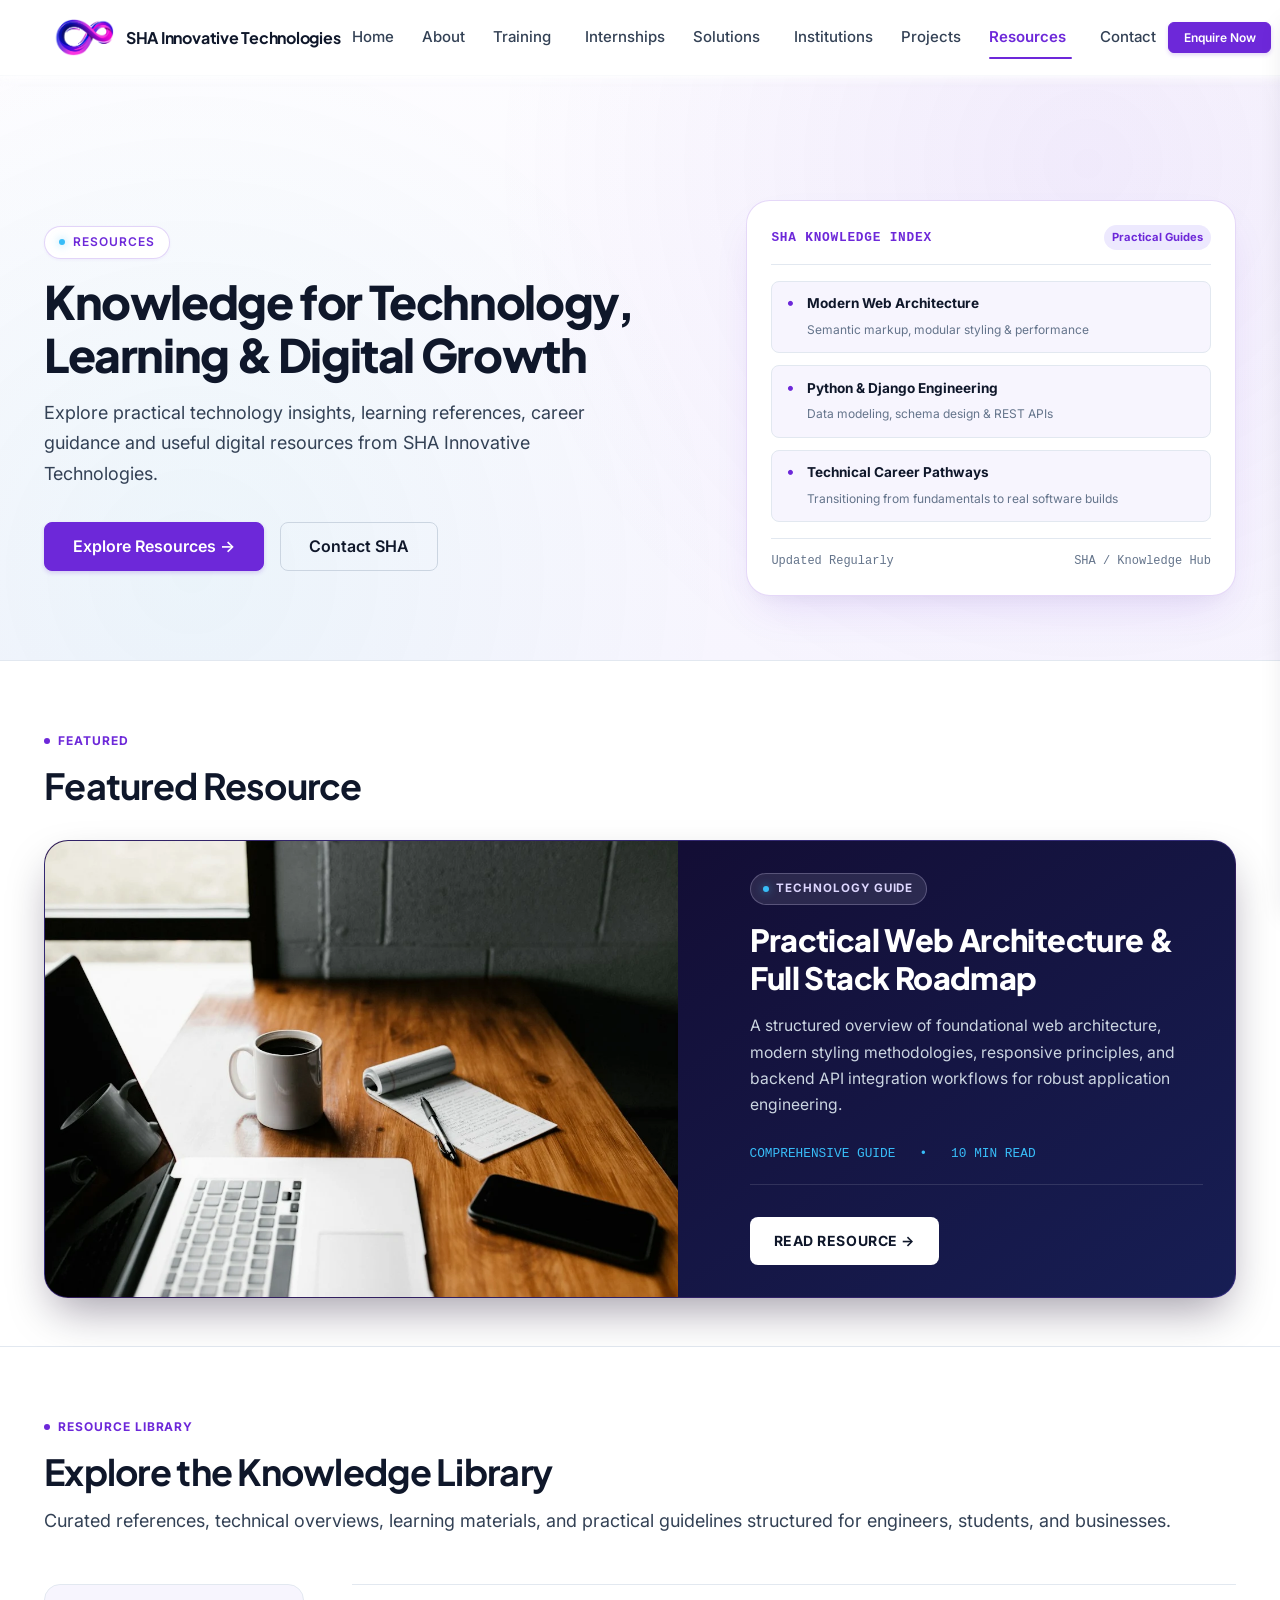
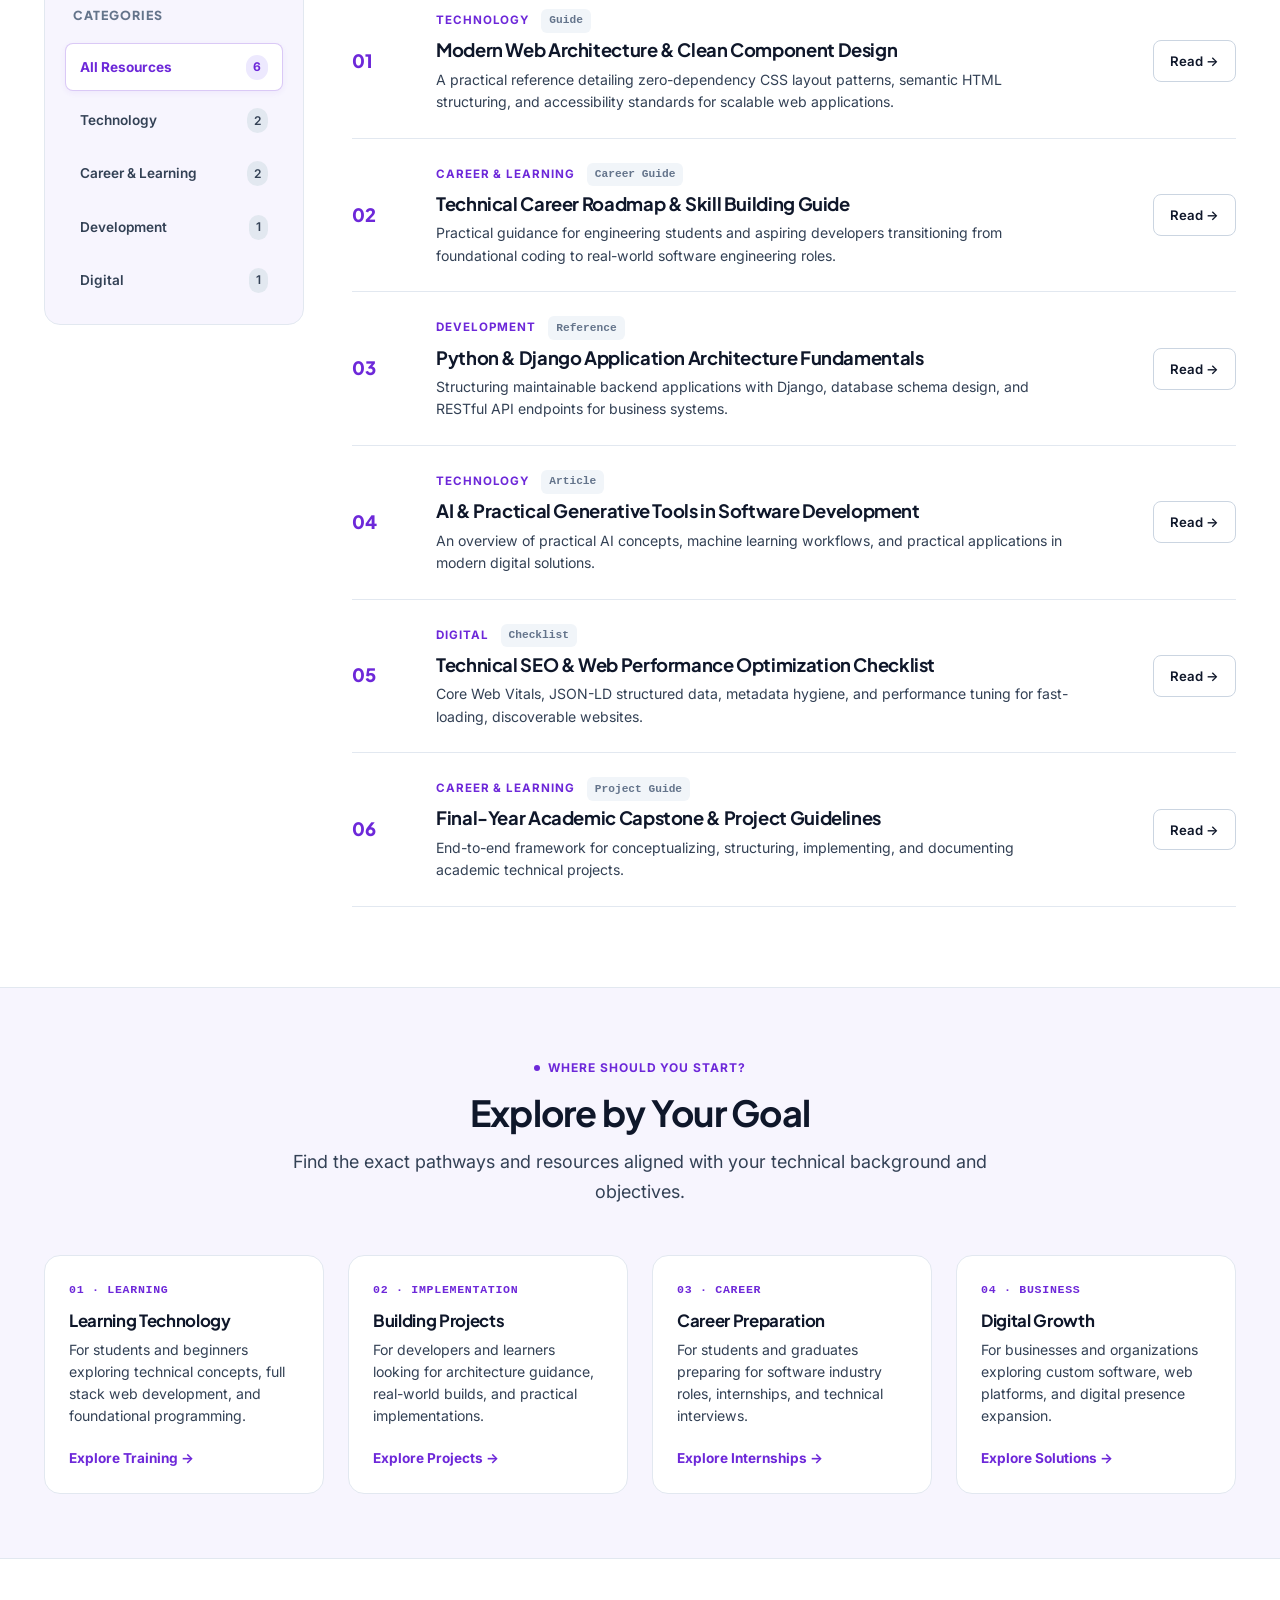
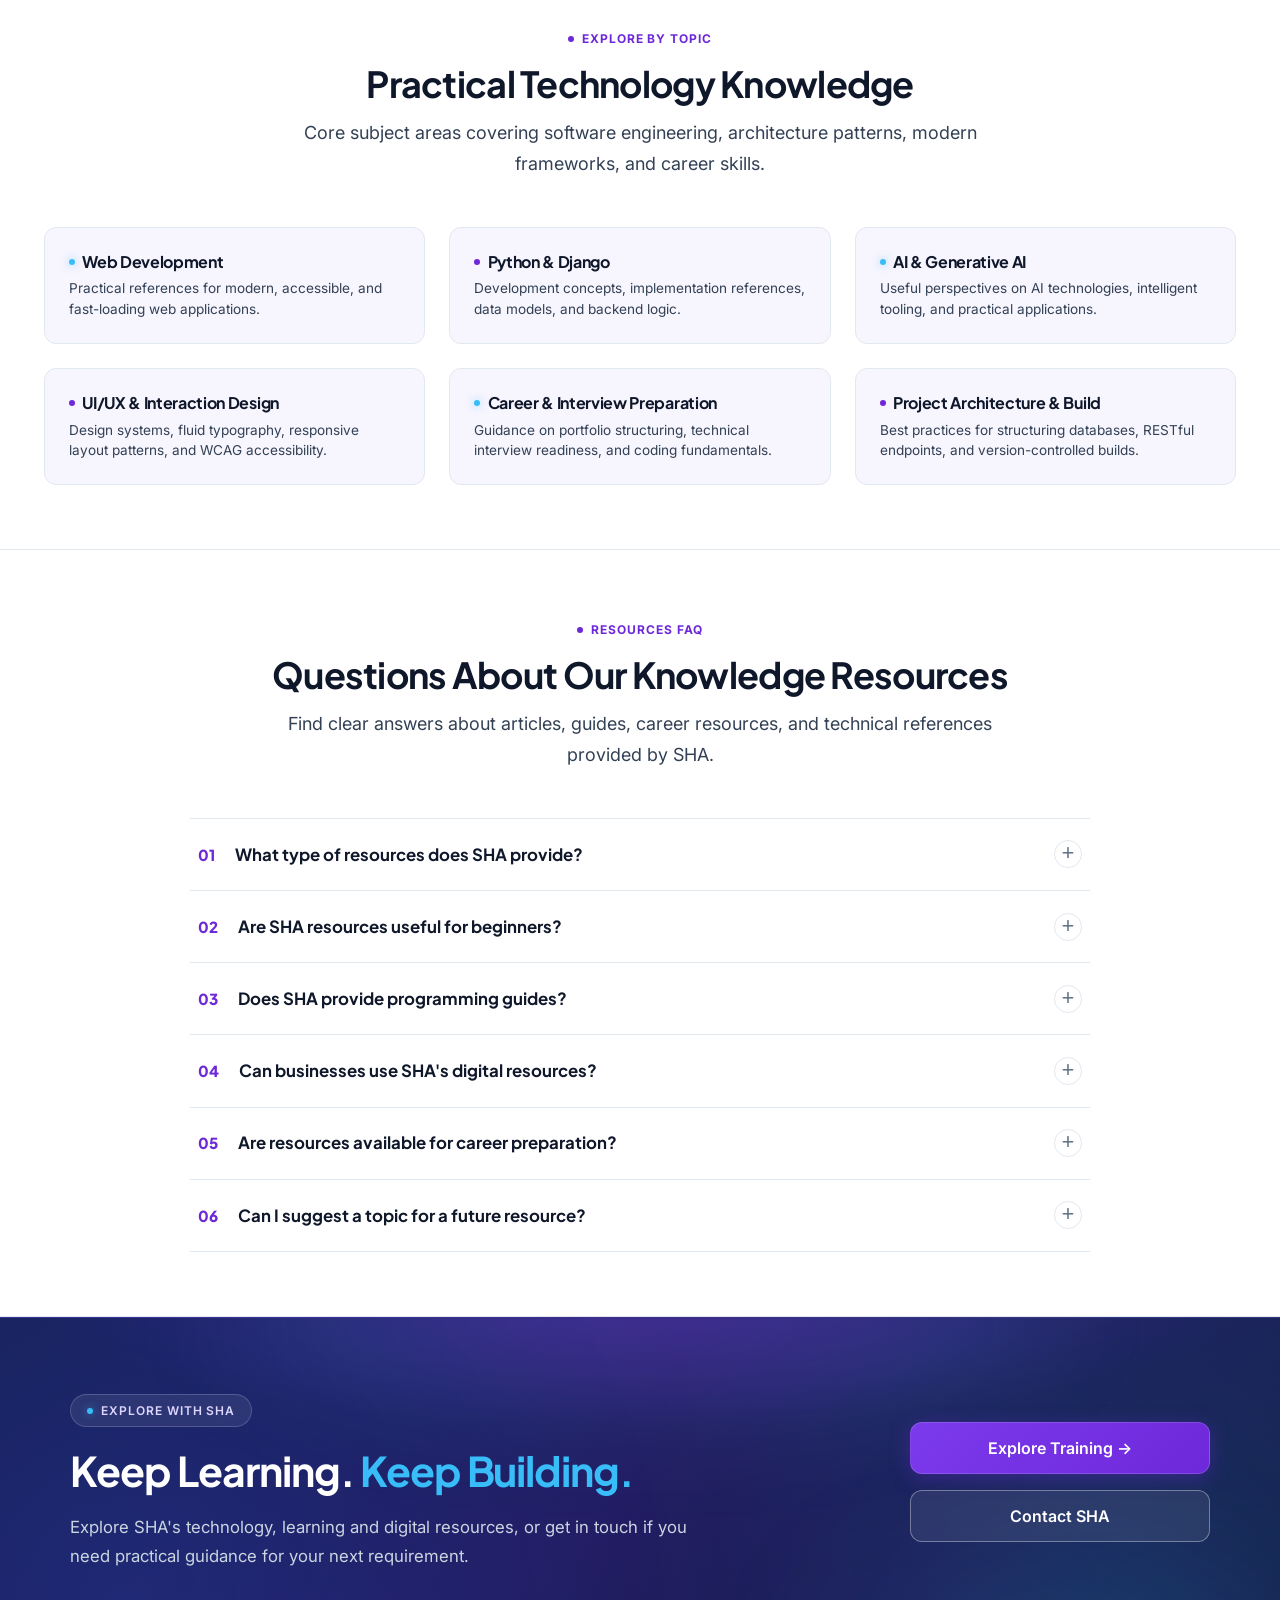
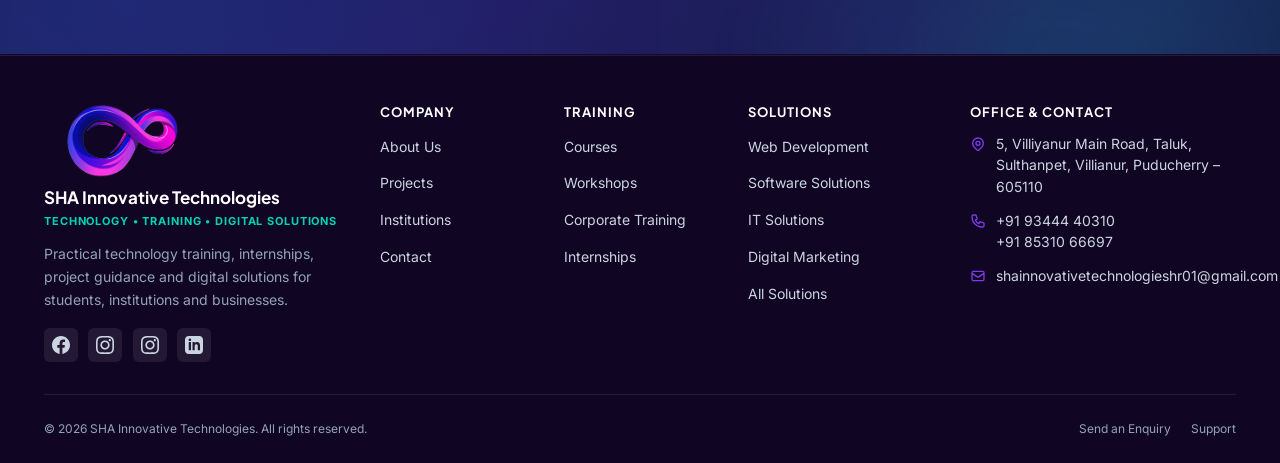
<file: resources.html>
<!DOCTYPE html>
<html lang="en">

<head>
  <meta charset="UTF-8">
  <meta name="viewport" content="width=device-width, initial-scale=1.0">

  <!-- Primary SEO Metadata -->
  <title>Technology, Career &amp; Learning Resources | SHA Innovative Technologies</title>
  <meta name="description"
    content="Explore practical technology insights, learning references, career guidance, development resources and useful digital content from SHA Innovative Technologies.">
  <meta name="keywords"
    content="Technology Resources, Web Development Guides, Python Django References, Career Guidance Puducherry, Software Engineering Resources, Digital Insights SHA Innovative Technologies">
  <meta name="author" content="SHA Innovative Technologies">
  <meta name="robots" content="index, follow">
  <link rel="canonical" href="https://shainnovativetechnologies.com/resources.html">

  <!-- Open Graph / Social Metadata -->
  <meta property="og:type" content="website">
  <meta property="og:site_name" content="SHA Innovative Technologies">
  <meta property="og:title" content="Technology, Career &amp; Learning Resources | SHA Innovative Technologies">
  <meta property="og:description"
    content="Explore practical technology insights, learning references, career guidance, development resources and useful digital content from SHA Innovative Technologies.">
  <meta property="og:url" content="https://shainnovativetechnologies.com/resources.html">
  <meta property="og:image" content="https://shainnovativetechnologies.com/assets/images/person-working-html.jpg">
  <meta property="og:image:width" content="1200">
  <meta property="og:image:height" content="800">
  <meta property="og:image:alt" content="Knowledge & Technology Resources - SHA Innovative Technologies">
  <meta property="og:locale" content="en_IN">

  <!-- Twitter Cards -->
  <meta name="twitter:card" content="summary_large_image">
  <meta name="twitter:title" content="Technology, Career &amp; Learning Resources | SHA Innovative Technologies">
  <meta name="twitter:description"
    content="Explore practical technology insights, learning references, career guidance, development resources and useful digital content from SHA Innovative Technologies.">
  <meta name="twitter:image" content="https://shainnovativetechnologies.com/assets/images/person-working-html.jpg">
  <meta name="twitter:image:alt" content="Technology Knowledge Hub - SHA Innovative Technologies">

  <!-- Favicon & Touch Icons -->
  <link rel="icon" type="image/png" sizes="32x32" href="assets/logos/sha-favicon-32x32.png?v=6">
  <link rel="icon" type="image/png" sizes="16x16" href="assets/logos/sha-favicon-16x16.png?v=6">
  <link rel="icon" type="image/png" sizes="512x512" href="assets/logos/sha-favicon.png?v=6">
  <link rel="apple-touch-icon" sizes="180x180" href="assets/logos/sha-apple-touch-icon.png?v=6">

  <!-- Core Stylesheets -->
  <link rel="stylesheet" href="css/style.css">
  <link rel="stylesheet" href="css/components.css">
  <link rel="stylesheet" href="css/responsive.css">

  <!-- Structured Data / JSON-LD -->
  <script type="application/ld+json">
  {
    "@context": "https://schema.org",
    "@graph": [
      {
        "@type": "WebPage",
        "@id": "https://shainnovativetechnologies.com/resources.html#webpage",
        "url": "https://shainnovativetechnologies.com/resources.html",
        "name": "Technology, Career & Learning Resources | SHA Innovative Technologies",
        "description": "Explore practical technology insights, learning references, career guidance, development resources and useful digital content from SHA Innovative Technologies.",
        "isPartOf": {
          "@id": "https://shainnovativetechnologies.com/#website"
        },
        "about": {
          "@id": "https://shainnovativetechnologies.com/#organization"
        },
        "inLanguage": "en-US"
      },
      {
        "@type": "Organization",
        "@id": "https://shainnovativetechnologies.com/#organization",
        "name": "SHA Innovative Technologies",
        "url": "https://shainnovativetechnologies.com/",
        "logo": "https://shainnovativetechnologies.com/assets/logos/sha-logo-transparent.png",
        "address": {
          "@type": "PostalAddress",
          "streetAddress": "5, Villiyanur Main Road, Taluk, Sulthanpet, Villianur",
          "addressLocality": "Puducherry",
          "postalCode": "605110",
          "addressCountry": "IN"
        },
        "contactPoint": {
          "@type": "ContactPoint",
          "telephone": "+91-9344440310",
          "contactType": "customer support",
          "email": "shainnovativetechnologieshr01@gmail.com"
        }
      },
      {
        "@type": "BreadcrumbList",
        "@id": "https://shainnovativetechnologies.com/resources.html#breadcrumb",
        "itemListElement": [
          {
            "@type": "ListItem",
            "position": 1,
            "name": "Home",
            "item": "https://shainnovativetechnologies.com/"
          },
          {
            "@type": "ListItem",
            "position": 2,
            "name": "Resources",
            "item": "https://shainnovativetechnologies.com/resources.html"
          }
        ]
      }
    ]
  }
  </script>
</head>

<body class="resources-page">

  <!-- Accessible Skip Link -->
  <a href="#main-content" class="skip-to-main">Skip to main content</a>

  <!-- ========================================================================= -->
  <!-- 1. GLOBAL HEADER & NAVIGATION BAR                                        -->
  <!-- ========================================================================= -->
  <header class="site-header" id="header">
    <div class="container navbar">

      <!-- Brand Logo & Name -->
      <a href="index.html" class="nav-brand" aria-label="SHA Innovative Technologies - Home">
        <img src="assets/logos/sha-logo-transparent.png" alt="SHA Logo" class="nav-brand-img" width="38" height="38">
        <span class="nav-brand-title">SHA Innovative Technologies</span>
      </a>

      <!-- Desktop Navigation Menu -->
      <nav class="nav-menu" aria-label="Main Navigation">
        <div class="nav-item">
          <a href="index.html" class="nav-link">Home</a>
        </div>
        <div class="nav-item">
          <a href="about.html" class="nav-link">About</a>
        </div>

        <!-- Dropdown: Training -->
        <div class="nav-item nav-dropdown">
          <button class="nav-link dropdown-toggle" aria-haspopup="true" aria-expanded="false" id="training-dropdown">
            Training
            <svg class="nav-link-chevron" viewBox="0 0 20 20" fill="currentColor" aria-hidden="true">
              <path fill-rule="evenodd"
                d="M5.23 7.21a.75.75 0 011.06.02L10 11.168l3.71-3.938a.75.75 0 111.08 1.04l-4.25 4.5a.75.75 0 01-1.08 0l-4.25-4.5a.75.75 0 01.02-1.06z"
                clip-rule="evenodd" />
            </svg>
          </button>
          <div class="dropdown-menu" aria-labelledby="training-dropdown">
            <a href="training.html" class="dropdown-item">
              <span class="dropdown-item-title">All Training Areas</span>
              <span class="dropdown-item-desc">Full Stack, UI/UX, Cloud &amp; AI</span>
            </a>
            <a href="training.html#training-formats" class="dropdown-item">
              <span class="dropdown-item-title">Training Formats</span>
              <span class="dropdown-item-desc">Students, Workshops &amp; Institutions</span>
            </a>
            <a href="training.html#project-learning" class="dropdown-item">
              <span class="dropdown-item-title">Project-Based Learning</span>
              <span class="dropdown-item-desc">Hands-on application development</span>
            </a>
          </div>
        </div>

        <div class="nav-item">
          <a href="internships.html" class="nav-link">Internships</a>
        </div>

        <!-- Dropdown: Solutions -->
        <div class="nav-item nav-dropdown">
          <button class="nav-link dropdown-toggle" aria-haspopup="true" aria-expanded="false" id="solutions-dropdown">
            Solutions
            <svg class="nav-link-chevron" viewBox="0 0 20 20" fill="currentColor" aria-hidden="true">
              <path fill-rule="evenodd"
                d="M5.23 7.21a.75.75 0 011.06.02L10 11.168l3.71-3.938a.75.75 0 111.08 1.04l-4.25 4.5a.75.75 0 01-1.08 0l-4.25-4.5a.75.75 0 01.02-1.06z"
                clip-rule="evenodd" />
            </svg>
          </button>
          <div class="dropdown-menu" aria-labelledby="solutions-dropdown">
            <a href="solutions.html" class="dropdown-item">
              <span class="dropdown-item-title">All Solutions</span>
              <span class="dropdown-item-desc">Web, Software, IT &amp; Digital</span>
            </a>
            <a href="solutions.html#web-development" class="dropdown-item">
              <span class="dropdown-item-title">Web Development</span>
              <span class="dropdown-item-desc">Fast, responsive &amp; scalable web apps</span>
            </a>
            <a href="solutions.html#software-solutions" class="dropdown-item">
              <span class="dropdown-item-title">Software Solutions</span>
              <span class="dropdown-item-desc">Custom business workflow applications</span>
            </a>
            <a href="solutions.html#it-solutions" class="dropdown-item">
              <span class="dropdown-item-title">IT Solutions</span>
              <span class="dropdown-item-desc">Support, setup &amp; maintenance</span>
            </a>
            <a href="solutions.html#digital-marketing" class="dropdown-item">
              <span class="dropdown-item-title">Digital Marketing</span>
              <span class="dropdown-item-desc">SEO, content &amp; online presence</span>
            </a>
          </div>
        </div>

        <div class="nav-item">
          <a href="institutions.html" class="nav-link">Institutions</a>
        </div>

        <div class="nav-item">
          <a href="projects.html" class="nav-link">Projects</a>
        </div>

        <!-- Dropdown: Resources -->
        <div class="nav-item nav-dropdown">
          <button class="nav-link dropdown-toggle active" aria-current="page" aria-haspopup="true" aria-expanded="false" id="resources-dropdown">
            Resources
            <svg class="nav-link-chevron" viewBox="0 0 20 20" fill="currentColor" aria-hidden="true">
              <path fill-rule="evenodd"
                d="M5.23 7.21a.75.75 0 011.06.02L10 11.168l3.71-3.938a.75.75 0 111.08 1.04l-4.25 4.5a.75.75 0 01-1.08 0l-4.25-4.5a.75.75 0 01.02-1.06z"
                clip-rule="evenodd" />
            </svg>
          </button>
          <div class="dropdown-menu" aria-labelledby="resources-dropdown">
            <a href="resources.html#knowledge-library" class="dropdown-item">
              <span class="dropdown-item-title">Insights &amp; Articles</span>
              <span class="dropdown-item-desc">Tech trends and career guidance</span>
            </a>
            <a href="resources.html#resource-faq" class="dropdown-item">
              <span class="dropdown-item-title">FAQ</span>
              <span class="dropdown-item-desc">Common questions answered</span>
            </a>
            <a href="resources.html#career-paths" class="dropdown-item">
              <span class="dropdown-item-title">Career Paths</span>
              <span class="dropdown-item-desc">Technology roadmaps and learning</span>
            </a>
          </div>
        </div>

        <div class="nav-item">
          <a href="contact.html" class="nav-link">Contact</a>
        </div>
      </nav>

      <!-- Nav CTA & Mobile Hamburger -->
      <div class="nav-actions">
        <a href="index.html#enquiry" class="btn btn-primary btn-sm btn-desktop">Enquire Now</a>

        <button class="mobile-nav-toggle" aria-label="Toggle navigation menu" aria-expanded="false"
          aria-controls="mobile-nav-drawer">
          <span class="hamburger-icon" aria-hidden="true"></span>
        </button>
      </div>

    </div>
  </header>

  <!-- Mobile Overlay & Drawer -->
  <div class="mobile-overlay" aria-hidden="true"></div>
  <aside class="mobile-drawer" id="mobile-nav-drawer" aria-label="Mobile Navigation" aria-hidden="true">
    <div class="drawer-header">
      <a href="index.html" class="nav-brand" aria-label="SHA Innovative Technologies - Home">
        <img src="assets/logos/sha-logo-transparent.png" alt="SHA Logo" class="nav-brand-img"
          style="height: 32px; width: auto;">
        <span class="nav-brand-title">SHA Innovative Technologies</span>
      </a>
    </div>

    <nav class="drawer-nav">
      <a href="index.html" class="nav-link">Home</a>
      <a href="about.html" class="nav-link">About Us</a>
      <a href="training.html" class="nav-link">IT Training &amp; Courses</a>
      <a href="internships.html" class="nav-link">Internship Programs</a>
      <a href="solutions.html" class="nav-link">Technology Solutions</a>
      <a href="institutions.html" class="nav-link">College Partnerships</a>
      <a href="projects.html" class="nav-link">Projects</a>
      <a href="resources.html" class="nav-link active" aria-current="page">Resources &amp; FAQ</a>
      <a href="contact.html" class="nav-link">Contact Us</a>
    </nav>

    <div class="drawer-footer">
      <a href="index.html#enquiry" class="btn btn-primary btn-block">Enquire Now</a>
    </div>
  </aside>

  <!-- ========================================================================= -->
  <!-- MAIN CONTENT                                                              -->
  <!-- ========================================================================= -->
  <main id="main-content">

    <!-- ========================================================================= -->
    <!-- 2. HERO SECTION — EDITORIAL KNOWLEDGE HUB HERO                            -->
    <!-- ========================================================================= -->
    <section class="res-hero-section" aria-labelledby="res-hero-heading">
      <div class="container">
        <div class="res-hero-grid">

          <!-- Left Column: Narrative Content -->
          <div class="res-hero-content">
            <div class="res-hero-eyebrow">
              <span class="section-eyebrow-dot tech-dot-cyan" aria-hidden="true"></span>
              RESOURCES
            </div>
            <h1 class="res-hero-title" id="res-hero-heading">
              Knowledge for Technology, Learning &amp; Digital Growth
            </h1>
            <p class="res-hero-desc">
              Explore practical technology insights, learning references, career guidance and useful digital resources from SHA Innovative Technologies.
            </p>
            <div class="res-hero-actions">
              <a href="#knowledge-library" class="btn btn-primary btn-lg">Explore Resources &rarr;</a>
              <a href="contact.html" class="btn btn-outline-secondary btn-lg">Contact SHA</a>
            </div>
          </div>

          <!-- Right Column: Editorial Reference Index Visual -->
          <div class="res-hero-visual">
            <div class="res-hero-editorial-card">
              <div class="res-hero-card-header">
                <span class="res-hero-card-title">SHA Knowledge Index</span>
                <span class="res-hero-card-badge">Practical Guides</span>
              </div>
              <div class="res-hero-snippet-list">
                <div class="res-hero-snippet-item">
                  <span class="res-hero-snippet-icon" aria-hidden="true">&bull;</span>
                  <div class="res-hero-snippet-text">
                    <strong>Modern Web Architecture</strong>
                    <span>Semantic markup, modular styling &amp; performance</span>
                  </div>
                </div>
                <div class="res-hero-snippet-item">
                  <span class="res-hero-snippet-icon" aria-hidden="true">&bull;</span>
                  <div class="res-hero-snippet-text">
                    <strong>Python &amp; Django Engineering</strong>
                    <span>Data modeling, schema design &amp; REST APIs</span>
                  </div>
                </div>
                <div class="res-hero-snippet-item">
                  <span class="res-hero-snippet-icon" aria-hidden="true">&bull;</span>
                  <div class="res-hero-snippet-text">
                    <strong>Technical Career Pathways</strong>
                    <span>Transitioning from fundamentals to real software builds</span>
                  </div>
                </div>
              </div>
              <div class="res-hero-card-footer">
                <span>Updated Regularly</span>
                <span>SHA / Knowledge Hub</span>
              </div>
            </div>
          </div>

        </div>
      </div>
    </section>

    <!-- ========================================================================= -->
    <!-- 3. FEATURED RESOURCE SECTION                                              -->
    <!-- ========================================================================= -->
    <section class="res-featured-section" id="featured-resource" aria-labelledby="featured-heading">
      <div class="container">

        <div class="section-header" style="margin-bottom: var(--space-8, 2rem);">
          <div class="section-eyebrow">
            <span class="section-eyebrow-dot" aria-hidden="true"></span>
            FEATURED
          </div>
          <h2 class="section-title" id="featured-heading">
            Featured Resource
          </h2>
        </div>

        <div class="res-featured-card">
          <!-- Featured Cover Media -->
          <div class="res-featured-media">
            <img src="assets/images/resources/featured/featured-resource.webp" alt="Editorial technology guide and practical reference documentation" class="res-featured-img" loading="lazy" width="640" height="380">
          </div>

          <!-- Featured Editorial Content -->
          <div class="res-featured-content">
            <div class="res-featured-eyebrow">
              <span class="section-eyebrow-dot tech-dot-cyan" aria-hidden="true"></span>
              TECHNOLOGY GUIDE
            </div>
            <h3 class="res-featured-title">
              Practical Web Architecture &amp; Full Stack Roadmap
            </h3>
            <p class="res-featured-desc">
              A structured overview of foundational web architecture, modern styling methodologies, responsive principles, and backend API integration workflows for robust application engineering.
            </p>
            <div class="res-featured-meta">
              <span>COMPREHENSIVE GUIDE</span>
              <span>&bull;</span>
              <span>10 MIN READ</span>
            </div>
            <button type="button" class="res-featured-link res-modal-trigger" data-resource="feat">
              Read Resource &rarr;
            </button>
          </div>
        </div>

      </div>
    </section>

    <!-- ========================================================================= -->
    <!-- 4. RESOURCE LIBRARY & EDITORIAL INDEX                                     -->
    <!-- ========================================================================= -->
    <section class="res-library-section" id="knowledge-library" aria-labelledby="library-heading">
      <div class="container">

        <div class="section-header">
          <div class="section-eyebrow">
            <span class="section-eyebrow-dot" aria-hidden="true"></span>
            RESOURCE LIBRARY
          </div>
          <h2 class="section-title" id="library-heading">
            Explore the Knowledge Library
          </h2>
          <p class="section-subtitle">
            Curated references, technical overviews, learning materials, and practical guidelines structured for engineers, students, and businesses.
          </p>
        </div>

        <div class="res-library-layout">

          <!-- Left Column: Category Index Navigation -->
          <aside class="res-filter-sidebar" aria-label="Filter Resources by Category">
            <div class="res-filter-sidebar-title">Categories</div>
            <button type="button" class="res-filter-btn active" data-category="all" aria-pressed="true">
              <span>All Resources</span>
              <span class="res-filter-count">6</span>
            </button>
            <button type="button" class="res-filter-btn" data-category="technology" aria-pressed="false">
              <span>Technology</span>
              <span class="res-filter-count">2</span>
            </button>
            <button type="button" class="res-filter-btn" data-category="career" aria-pressed="false">
              <span>Career &amp; Learning</span>
              <span class="res-filter-count">2</span>
            </button>
            <button type="button" class="res-filter-btn" data-category="development" aria-pressed="false">
              <span>Development</span>
              <span class="res-filter-count">1</span>
            </button>
            <button type="button" class="res-filter-btn" data-category="digital" aria-pressed="false">
              <span>Digital</span>
              <span class="res-filter-count">1</span>
            </button>
          </aside>

          <!-- Right Column: Horizontal Editorial Resource Rows -->
          <div class="res-library-feed" id="resources-feed">

            <!-- Resource Item 01 -->
            <article class="res-row-item" data-category="technology">
              <span class="res-row-num">01</span>
              <div class="res-row-main">
                <div class="res-row-meta-top">
                  <span class="res-row-category">Technology</span>
                  <span class="res-row-type">Guide</span>
                </div>
                <h3 class="res-row-title">Modern Web Architecture &amp; Clean Component Design</h3>
                <p class="res-row-desc">
                  A practical reference detailing zero-dependency CSS layout patterns, semantic HTML structuring, and accessibility standards for scalable web applications.
                </p>
              </div>
              <div class="res-row-action">
                <button type="button" class="res-row-link res-modal-trigger" data-resource="r1">
                  Read &rarr;
                </button>
              </div>
            </article>

            <!-- Resource Item 02 -->
            <article class="res-row-item" data-category="career">
              <span class="res-row-num">02</span>
              <div class="res-row-main">
                <div class="res-row-meta-top">
                  <span class="res-row-category">Career &amp; Learning</span>
                  <span class="res-row-type">Career Guide</span>
                </div>
                <h3 class="res-row-title">Technical Career Roadmap &amp; Skill Building Guide</h3>
                <p class="res-row-desc">
                  Practical guidance for engineering students and aspiring developers transitioning from foundational coding to real-world software engineering roles.
                </p>
              </div>
              <div class="res-row-action">
                <button type="button" class="res-row-link res-modal-trigger" data-resource="r2">
                  Read &rarr;
                </button>
              </div>
            </article>

            <!-- Resource Item 03 -->
            <article class="res-row-item" data-category="development">
              <span class="res-row-num">03</span>
              <div class="res-row-main">
                <div class="res-row-meta-top">
                  <span class="res-row-category">Development</span>
                  <span class="res-row-type">Reference</span>
                </div>
                <h3 class="res-row-title">Python &amp; Django Application Architecture Fundamentals</h3>
                <p class="res-row-desc">
                  Structuring maintainable backend applications with Django, database schema design, and RESTful API endpoints for business systems.
                </p>
              </div>
              <div class="res-row-action">
                <button type="button" class="res-row-link res-modal-trigger" data-resource="r3">
                  Read &rarr;
                </button>
              </div>
            </article>

            <!-- Resource Item 04 -->
            <article class="res-row-item" data-category="technology">
              <span class="res-row-num">04</span>
              <div class="res-row-main">
                <div class="res-row-meta-top">
                  <span class="res-row-category">Technology</span>
                  <span class="res-row-type">Article</span>
                </div>
                <h3 class="res-row-title">AI &amp; Practical Generative Tools in Software Development</h3>
                <p class="res-row-desc">
                  An overview of practical AI concepts, machine learning workflows, and practical applications in modern digital solutions.
                </p>
              </div>
              <div class="res-row-action">
                <button type="button" class="res-row-link res-modal-trigger" data-resource="r4">
                  Read &rarr;
                </button>
              </div>
            </article>

            <!-- Resource Item 05 -->
            <article class="res-row-item" data-category="digital">
              <span class="res-row-num">05</span>
              <div class="res-row-main">
                <div class="res-row-meta-top">
                  <span class="res-row-category">Digital</span>
                  <span class="res-row-type">Checklist</span>
                </div>
                <h3 class="res-row-title">Technical SEO &amp; Web Performance Optimization Checklist</h3>
                <p class="res-row-desc">
                  Core Web Vitals, JSON-LD structured data, metadata hygiene, and performance tuning for fast-loading, discoverable websites.
                </p>
              </div>
              <div class="res-row-action">
                <button type="button" class="res-row-link res-modal-trigger" data-resource="r5">
                  Read &rarr;
                </button>
              </div>
            </article>

            <!-- Resource Item 06 -->
            <article class="res-row-item" data-category="career">
              <span class="res-row-num">06</span>
              <div class="res-row-main">
                <div class="res-row-meta-top">
                  <span class="res-row-category">Career &amp; Learning</span>
                  <span class="res-row-type">Project Guide</span>
                </div>
                <h3 class="res-row-title">Final-Year Academic Capstone &amp; Project Guidelines</h3>
                <p class="res-row-desc">
                  End-to-end framework for conceptualizing, structuring, implementing, and documenting academic technical projects.
                </p>
              </div>
              <div class="res-row-action">
                <button type="button" class="res-row-link res-modal-trigger" data-resource="r6">
                  Read &rarr;
                </button>
              </div>
            </article>

          </div>

        </div>

      </div>
    </section>

    <!-- ========================================================================= -->
    <!-- 5. WHERE SHOULD YOU START? (KNOWLEDGE PATHS)                              -->
    <!-- ========================================================================= -->
    <section class="res-paths-section" id="career-paths" aria-labelledby="paths-heading">
      <div class="container">

        <div class="section-header text-center">
          <div class="section-eyebrow">
            <span class="section-eyebrow-dot" aria-hidden="true"></span>
            WHERE SHOULD YOU START?
          </div>
          <h2 class="section-title" id="paths-heading">
            Explore by Your Goal
          </h2>
          <p class="section-subtitle">
            Find the exact pathways and resources aligned with your technical background and objectives.
          </p>
        </div>

        <div class="res-paths-grid">

          <!-- Path 1 -->
          <div class="res-path-card">
            <span class="res-path-tag">01 · Learning</span>
            <h3 class="res-path-title">Learning Technology</h3>
            <p class="res-path-desc">
              For students and beginners exploring technical concepts, full stack web development, and foundational programming.
            </p>
            <a href="training.html" class="res-path-link">
              Explore Training &rarr;
            </a>
          </div>

          <!-- Path 2 -->
          <div class="res-path-card">
            <span class="res-path-tag">02 · Implementation</span>
            <h3 class="res-path-title">Building Projects</h3>
            <p class="res-path-desc">
              For developers and learners looking for architecture guidance, real-world builds, and practical implementations.
            </p>
            <a href="projects.html" class="res-path-link">
              Explore Projects &rarr;
            </a>
          </div>

          <!-- Path 3 -->
          <div class="res-path-card">
            <span class="res-path-tag">03 · Career</span>
            <h3 class="res-path-title">Career Preparation</h3>
            <p class="res-path-desc">
              For students and graduates preparing for software industry roles, internships, and technical interviews.
            </p>
            <a href="internships.html" class="res-path-link">
              Explore Internships &rarr;
            </a>
          </div>

          <!-- Path 4 -->
          <div class="res-path-card">
            <span class="res-path-tag">04 · Business</span>
            <h3 class="res-path-title">Digital Growth</h3>
            <p class="res-path-desc">
              For businesses and organizations exploring custom software, web platforms, and digital presence expansion.
            </p>
            <a href="solutions.html" class="res-path-link">
              Explore Solutions &rarr;
            </a>
          </div>

        </div>

      </div>
    </section>

    <!-- ========================================================================= -->
    <!-- 6. EXPLORE BY TOPIC SECTION                                               -->
    <!-- ========================================================================= -->
    <section class="res-topics-section" id="topics" aria-labelledby="topics-heading">
      <div class="container">

        <div class="section-header text-center">
          <div class="section-eyebrow">
            <span class="section-eyebrow-dot" aria-hidden="true"></span>
            EXPLORE BY TOPIC
          </div>
          <h2 class="section-title" id="topics-heading">
            Practical Technology Knowledge
          </h2>
          <p class="section-subtitle">
            Core subject areas covering software engineering, architecture patterns, modern frameworks, and career skills.
          </p>
        </div>

        <div class="res-topics-grid">

          <div class="res-topic-item">
            <h3 class="res-topic-title">
              <span class="section-eyebrow-dot tech-dot-cyan" aria-hidden="true"></span>
              Web Development
            </h3>
            <p class="res-topic-desc">Practical references for modern, accessible, and fast-loading web applications.</p>
          </div>

          <div class="res-topic-item">
            <h3 class="res-topic-title">
              <span class="section-eyebrow-dot" aria-hidden="true"></span>
              Python &amp; Django
            </h3>
            <p class="res-topic-desc">Development concepts, implementation references, data models, and backend logic.</p>
          </div>

          <div class="res-topic-item">
            <h3 class="res-topic-title">
              <span class="section-eyebrow-dot tech-dot-cyan" aria-hidden="true"></span>
              AI &amp; Generative AI
            </h3>
            <p class="res-topic-desc">Useful perspectives on AI technologies, intelligent tooling, and practical applications.</p>
          </div>

          <div class="res-topic-item">
            <h3 class="res-topic-title">
              <span class="section-eyebrow-dot" aria-hidden="true"></span>
              UI/UX &amp; Interaction Design
            </h3>
            <p class="res-topic-desc">Design systems, fluid typography, responsive layout patterns, and WCAG accessibility.</p>
          </div>

          <div class="res-topic-item">
            <h3 class="res-topic-title">
              <span class="section-eyebrow-dot tech-dot-cyan" aria-hidden="true"></span>
              Career &amp; Interview Preparation
            </h3>
            <p class="res-topic-desc">Guidance on portfolio structuring, technical interview readiness, and coding fundamentals.</p>
          </div>

          <div class="res-topic-item">
            <h3 class="res-topic-title">
              <span class="section-eyebrow-dot" aria-hidden="true"></span>
              Project Architecture &amp; Build
            </h3>
            <p class="res-topic-desc">Best practices for structuring databases, RESTful endpoints, and version-controlled builds.</p>
          </div>

        </div>

      </div>
    </section>

    <!-- ========================================================================= -->
    <!-- 7. FREQUENTLY ASKED QUESTIONS (ACCORDION SYSTEM)                          -->
    <!-- ========================================================================= -->
    <section class="res-faq-section" id="resource-faq" aria-labelledby="res-faq-title">
      <div class="container">

        <div class="section-header text-center">
          <div class="section-eyebrow">
            <span class="section-eyebrow-dot" aria-hidden="true"></span>
            RESOURCES FAQ
          </div>
          <h2 class="section-title" id="res-faq-title">
            Questions About Our Knowledge Resources
          </h2>
          <p class="section-subtitle">
            Find clear answers about articles, guides, career resources, and technical references provided by SHA.
          </p>
        </div>

        <div class="res-faq-accordion" role="region" aria-label="Resources Frequently Asked Questions">

          <!-- FAQ Item 01 -->
          <div class="res-faq-item">
            <button class="res-faq-trigger" id="res-faq-trig-1" type="button" aria-expanded="false" aria-controls="res-faq-ans-1">
              <span class="res-faq-num">01</span>
              <span class="res-faq-question">What type of resources does SHA provide?</span>
              <span class="res-faq-icon" aria-hidden="true">+</span>
            </button>
            <div class="res-faq-panel" id="res-faq-ans-1" role="region" aria-labelledby="res-faq-trig-1">
              <div class="res-faq-panel-inner">
                <p>SHA provides technical architecture guides, career roadmaps, backend development references, web performance checklists, and academic project development guidelines designed for students, developers, and businesses.</p>
              </div>
            </div>
          </div>

          <!-- FAQ Item 02 -->
          <div class="res-faq-item">
            <button class="res-faq-trigger" id="res-faq-trig-2" type="button" aria-expanded="false" aria-controls="res-faq-ans-2">
              <span class="res-faq-num">02</span>
              <span class="res-faq-question">Are SHA resources useful for beginners?</span>
              <span class="res-faq-icon" aria-hidden="true">+</span>
            </button>
            <div class="res-faq-panel" id="res-faq-ans-2" role="region" aria-labelledby="res-faq-trig-2">
              <div class="res-faq-panel-inner">
                <p>Yes. Our guides and articles are structured with clear explanations, practical workflows, and step-by-step concepts to help learners transition smoothly from beginner fundamentals to practical implementation.</p>
              </div>
            </div>
          </div>

          <!-- FAQ Item 03 -->
          <div class="res-faq-item">
            <button class="res-faq-trigger" id="res-faq-trig-3" type="button" aria-expanded="false" aria-controls="res-faq-ans-3">
              <span class="res-faq-num">03</span>
              <span class="res-faq-question">Does SHA provide programming guides?</span>
              <span class="res-faq-icon" aria-hidden="true">+</span>
            </button>
            <div class="res-faq-panel" id="res-faq-ans-3" role="region" aria-labelledby="res-faq-trig-3">
              <div class="res-faq-panel-inner">
                <p>Yes. We publish practical programming and architecture references covering HTML5, CSS3, JavaScript, Python, Django, database schema design, and RESTful API integration.</p>
              </div>
            </div>
          </div>

          <!-- FAQ Item 04 -->
          <div class="res-faq-item">
            <button class="res-faq-trigger" id="res-faq-trig-4" type="button" aria-expanded="false" aria-controls="res-faq-ans-4">
              <span class="res-faq-num">04</span>
              <span class="res-faq-question">Can businesses use SHA's digital resources?</span>
              <span class="res-faq-icon" aria-hidden="true">+</span>
            </button>
            <div class="res-faq-panel" id="res-faq-ans-4" role="region" aria-labelledby="res-faq-trig-4">
              <div class="res-faq-panel-inner">
                <p>Yes. Businesses can explore our technical SEO checklists, web performance guidelines, and technology overviews to make informed decisions about their digital systems and software requirements.</p>
              </div>
            </div>
          </div>

          <!-- FAQ Item 05 -->
          <div class="res-faq-item">
            <button class="res-faq-trigger" id="res-faq-trig-5" type="button" aria-expanded="false" aria-controls="res-faq-ans-5">
              <span class="res-faq-num">05</span>
              <span class="res-faq-question">Are resources available for career preparation?</span>
              <span class="res-faq-icon" aria-hidden="true">+</span>
            </button>
            <div class="res-faq-panel" id="res-faq-ans-5" role="region" aria-labelledby="res-faq-trig-5">
              <div class="res-faq-panel-inner">
                <p>Yes. We provide career pathways, skill-building roadmaps, internship preparation guidance, and portfolio recommendations for students and aspiring technology professionals.</p>
              </div>
            </div>
          </div>

          <!-- FAQ Item 06 -->
          <div class="res-faq-item">
            <button class="res-faq-trigger" id="res-faq-trig-6" type="button" aria-expanded="false" aria-controls="res-faq-ans-6">
              <span class="res-faq-num">06</span>
              <span class="res-faq-question">Can I suggest a topic for a future resource?</span>
              <span class="res-faq-icon" aria-hidden="true">+</span>
            </button>
            <div class="res-faq-panel" id="res-faq-ans-6" role="region" aria-labelledby="res-faq-trig-6">
              <div class="res-faq-panel-inner">
                <p>Yes. We welcome feedback and suggestions for technical topics, programming tutorials, or career guides. You can contact our team through our contact page or email us directly.</p>
              </div>
            </div>
          </div>

        </div>

      </div>
    </section>

    <!-- ========================================================================= -->
    <!-- 8. FINAL CTA SECTION (RESOURCE-FOCUSED SPLIT LAYOUT)                      -->
    <!-- ========================================================================= -->
    <section class="section final-cta-section reveal-on-scroll" id="resource-cta" aria-label="Explore with SHA">
      <div class="container">
        <div class="inst-cta-split-container">
          <div class="inst-cta-split-content">
            <div class="final-cta-eyebrow">
              <span class="section-eyebrow-dot tech-dot-cyan" aria-hidden="true"></span>
              EXPLORE WITH SHA
            </div>
            <h2 class="inst-cta-split-title">
              Keep Learning. <span class="highlight-learning">Keep Building.</span>
            </h2>
            <p class="inst-cta-split-desc">
              Explore SHA's technology, learning and digital resources, or get in touch if you need practical guidance for your next requirement.
            </p>
          </div>
          <div class="inst-cta-split-actions">
            <a href="training.html" class="btn btn-primary btn-lg final-cta-btn">Explore Training &rarr;</a>
            <a href="contact.html" class="btn btn-outline-white btn-lg inst-cta-secondary-btn">Contact SHA</a>
          </div>
        </div>
      </div>
    </section>

  </main>

  <!-- ========================================================================= -->
  <!-- 9. GLOBAL FOOTER COMPONENT                                                -->
  <!-- ========================================================================= -->
  <footer class="site-footer" id="footer">
    <div class="container">

      <div class="footer-grid">

        <!-- Column 1: Company Overview & Brand -->
        <div class="footer-col footer-col-brand">
          <a href="index.html" class="footer-brand-lockup" aria-label="SHA Innovative Technologies - Home">
            <img src="assets/logos/sha-logo-transparent.png" alt="SHA Innovative Technologies" class="footer-logo"
              width="140" height="76" loading="lazy">
            <span class="footer-brand-title">SHA Innovative Technologies</span>
          </a>
          <span class="footer-brand-tagline">Technology &bull; Training &bull; Digital Solutions</span>
          <p class="footer-desc">
            Practical technology training, internships, project guidance and digital solutions for students,
            institutions and businesses.
          </p>
          <div class="footer-social-list">
            <a href="https://www.facebook.com/share/17Md22dK8K/" target="_blank" rel="noopener noreferrer"
              class="footer-social-link" aria-label="Facebook">
              <svg width="18" height="18" fill="currentColor" viewBox="0 0 24 24"><path d="M24 12.073c0-6.627-5.373-12-12-12s-12 5.373-12 12c0 5.99 4.388 10.954 10.125 11.854v-8.385H7.078v-3.47h3.047V9.43c0-3.007 1.792-4.669 4.533-4.669 1.312 0 2.686.235 2.686.235v2.953H15.83c-1.491 0-1.956.925-1.956 1.874v2.25h3.328l-.532 3.47h-2.796v8.385C19.612 23.027 24 18.062 24 12.073z"/></svg>
            </a>
            <a href="https://www.instagram.com/sha_innovativetech?igsh=OXJnZnd2NTBjM3Zj" target="_blank"
              rel="noopener noreferrer" class="footer-social-link" aria-label="Instagram">
              <svg width="18" height="18" fill="currentColor" viewBox="0 0 24 24"><path d="M12 2.163c3.204 0 3.584.012 4.85.07 3.252.148 4.771 1.691 4.919 4.919.058 1.265.069 1.645.069 4.849 0 3.205-.012 3.584-.069 4.849-.149 3.225-1.664 4.771-4.919 4.919-1.266.058-1.644.07-4.85.07-3.204 0-3.584-.012-4.849-.07-3.26-.149-4.771-1.699-4.919-4.92-.058-1.265-.07-1.644-.07-4.849 0-3.204.013-3.583.07-4.849.149-3.227 1.664-4.771 4.919-4.919 1.266-.057 1.645-.069 4.849-.069zm0-2.163c-3.259 0-3.667.014-4.947.072-4.358.2-6.78 2.618-6.98 6.98-.059 1.281-.073 1.689-.073 4.948 0 3.259.014 3.668.072 4.948.2 4.358 2.618 6.78 6.98 6.98 1.281.058 1.689.072 4.948.072 3.259 0 3.668-.014 4.948-.072 4.354-.2 6.782-2.618 6.979-6.98.059-1.28.073-1.689.073-4.948 0-3.259-.014-3.667-.072-4.947-.196-4.354-2.617-6.78-6.979-6.98-1.281-.059-1.69-.073-4.949-.073zm0 5.838c-3.403 0-6.162 2.759-6.162 6.162s2.759 6.163 6.162 6.163 6.162-2.759 6.162-6.163c0-3.403-2.759-6.162-6.162-6.162zm0 10.162c-2.209 0-4-1.79-4-4 0-2.209 1.791-4 4-4s4 1.791 4 4c0 2.21-1.791 4-4 4zm6.406-11.845c-.796 0-1.441.645-1.441 1.44s.645 1.44 1.441 1.44c.795 0 1.439-.645 1.439-1.44s-.644-1.44-1.439-1.44z"/></svg>
            </a>
            <a href="https://www.instagram.com/sha_innovativetech?igsh=OXJnZnd2NTBjM3Zj" target="_blank"
              rel="noopener noreferrer" class="footer-social-link" aria-label="Instagram">
              <svg width="18" height="18" fill="currentColor" viewBox="0 0 24 24"><path d="M12 2.163c3.204 0 3.584.012 4.85.07 3.252.148 4.771 1.691 4.919 4.919.058 1.265.069 1.645.069 4.849 0 3.205-.012 3.584-.069 4.849-.149 3.225-1.664 4.771-4.919 4.919-1.266.058-1.644.07-4.85.07-3.204 0-3.584-.012-4.849-.07-3.26-.149-4.771-1.699-4.919-4.92-.058-1.265-.07-1.644-.07-4.849 0-3.204.013-3.583.07-4.849.149-3.227 1.664-4.771 4.919-4.919 1.266-.057 1.645-.069 4.849-.069zm0-2.163c-3.259 0-3.667.014-4.947.072-4.358.2-6.78 2.618-6.98 6.98-.059 1.281-.073 1.689-.073 4.948 0 3.259.014 3.668.072 4.948.2 4.358 2.618 6.78 6.98 6.98 1.281.058 1.689.072 4.948.072 3.259 0 3.668-.014 4.948-.072 4.354-.2 6.782-2.618 6.979-6.98.059-1.28.073-1.689.073-4.948 0-3.259-.014-3.667-.072-4.947-.196-4.354-2.617-6.78-6.979-6.98-1.281-.059-1.69-.073-4.949-.073zm0 5.838c-3.403 0-6.162 2.759-6.162 6.162s2.759 6.163 6.162 6.163 6.162-2.759 6.162-6.163c0-3.403-2.759-6.162-6.162-6.162zm0 10.162c-2.209 0-4-1.79-4-4 0-2.209 1.791-4 4-4s4 1.791 4 4c0 2.21-1.791 4-4 4zm6.406-11.845c-.796 0-1.441.645-1.441 1.44s.645 1.44 1.441 1.44c.795 0 1.439-.645 1.439-1.44s-.644-1.44-1.439-1.44z"/></svg>
            </a>
            <a href="http://www.linkedin.com/in/sha-innovative-technologies-82b023378" target="_blank"
              rel="noopener noreferrer" class="footer-social-link" aria-label="LinkedIn">
              <svg width="18" height="18" fill="currentColor" viewBox="0 0 24 24"><path d="M19 0h-14c-2.761 0-5 2.239-5 5v14c0 2.761 2.239 5 5 5h14c2.762 0 5-2.239 5-5v-14c0-2.761-2.238-5-5-5zm-11 19h-3v-11h3v11zm-1.5-12.268c-.966 0-1.75-.79-1.75-1.764s.784-1.764 1.75-1.764 1.75.79 1.75 1.764-.783 1.764-1.75 1.764zm13.5 12.268h-3v-5.604c0-3.368-4-3.113-4 0v5.604h-3v-11h3v1.765c1.396-2.586 7-2.777 7 2.476v6.759z"/></svg>
            </a>
          </div>
        </div>

        <!-- Column 2: Company -->
        <div class="footer-col">
          <h4 class="footer-col-title">Company</h4>
          <ul class="footer-links-list">
            <li><a href="about.html" class="footer-link">About Us</a></li>
            <li><a href="projects.html" class="footer-link">Projects</a></li>
            <li><a href="institutions.html" class="footer-link">Institutions</a></li>
            <li><a href="contact.html" class="footer-link">Contact</a></li>
          </ul>
        </div>

        <!-- Column 3: Training -->
        <div class="footer-col">
          <h4 class="footer-col-title">Training</h4>
          <ul class="footer-links-list">
            <li><a href="training.html" class="footer-link">Courses</a></li>
            <li><a href="institutions.html" class="footer-link">Workshops</a></li>
            <li><a href="solutions.html" class="footer-link">Corporate Training</a></li>
            <li><a href="internships.html" class="footer-link">Internships</a></li>
          </ul>
        </div>

        <!-- Column 4: Solutions -->
        <div class="footer-col">
          <h4 class="footer-col-title">Solutions</h4>
          <ul class="footer-links-list">
            <li><a href="solutions.html#web-development" class="footer-link">Web Development</a></li>
            <li><a href="solutions.html#software-solutions" class="footer-link">Software Solutions</a></li>
            <li><a href="solutions.html#it-solutions" class="footer-link">IT Solutions</a></li>
            <li><a href="solutions.html#digital-marketing" class="footer-link">Digital Marketing</a></li>
            <li><a href="solutions.html" class="footer-link">All Solutions</a></li>
          </ul>
        </div>

        <!-- Column 5: Office & Contact -->
        <div class="footer-col footer-col-contact">
          <h4 class="footer-col-title">Office &amp; Contact</h4>
          <ul class="footer-contact-list">
            <li class="footer-contact-item">
              <svg class="footer-contact-icon" fill="none" viewBox="0 0 24 24" stroke="currentColor" aria-hidden="true">
                <path stroke-linecap="round" stroke-linejoin="round" stroke-width="2"
                  d="M17.657 16.657L13.414 20.9a1.998 1.998 0 01-2.827 0l-4.244-4.243a8 8 0 1111.314 0z" />
                <path stroke-linecap="round" stroke-linejoin="round" stroke-width="2"
                  d="M15 11a3 3 0 11-6 0 3 3 0 016 0z" />
              </svg>
              <span>5, Villiyanur Main Road, Taluk, Sulthanpet, Villianur, Puducherry – 605110</span>
            </li>
            <li class="footer-contact-item">
              <svg class="footer-contact-icon" fill="none" viewBox="0 0 24 24" stroke="currentColor" aria-hidden="true">
                <path stroke-linecap="round" stroke-linejoin="round" stroke-width="2"
                  d="M3 5a2 2 0 012-2h3.28a1 1 0 01.948.684l1.498 4.493a1 1 0 01-.502 1.21l-2.257 1.13a11.042 11.042 0 005.516 5.516l1.13-2.257a1 1 0 011.21-.502l4.493 1.498a1 1 0 01.684.949V19a2 2 0 01-2 2h-1C9.716 21 3 14.284 3 6V5z" />
              </svg>
              <div>
                <a href="tel:+919344440310" class="footer-contact-link">+91 93444 40310</a><br>
                <a href="tel:+918531066697" class="footer-contact-link">+91 85310 66697</a>
              </div>
            </li>
            <li class="footer-contact-item">
              <svg class="footer-contact-icon" fill="none" viewBox="0 0 24 24" stroke="currentColor" aria-hidden="true">
                <path stroke-linecap="round" stroke-linejoin="round" stroke-width="2"
                  d="M3 8l7.89 5.26a2 2 0 002.22 0L21 8M5 19h14a2 2 0 002-2V7a2 2 0 00-2-2H5a2 2 0 00-2 2v10a2 2 0 002 2z" />
              </svg>
              <a href="mailto:shainnovativetechnologieshr01@gmail.com"
                class="footer-contact-link">shainnovativetechnologieshr01@gmail.com</a>
            </li>
          </ul>
        </div>

      </div>

      <!-- Footer Bottom -->
      <div class="footer-bottom">
        <div>
          &copy; <span id="current-year">2026</span> SHA Innovative Technologies. All rights reserved.
        </div>
        <div class="footer-bottom-links">
          <a href="index.html#enquiry" class="footer-bottom-link">Send an Enquiry</a>
          <a href="contact.html" class="footer-bottom-link">Support</a>
        </div>
      </div>

    </div>
  </footer>

  <!-- ========================================================================= -->
  <!-- 10. RESOURCE DETAIL LIGHTWEIGHT ACCESSIBLE MODAL DIALOG                   -->
  <!-- ========================================================================= -->
  <div class="res-modal-overlay" id="res-detail-modal" role="dialog" aria-modal="true" aria-hidden="true" aria-labelledby="modal-res-title">
    <div class="res-modal-container">
      <div class="res-modal-header">
        <div>
          <span class="res-row-category" id="modal-res-category">Technology</span>
          <h3 class="res-modal-title" id="modal-res-title">Resource Title</h3>
        </div>
        <button type="button" class="res-modal-close" id="modal-close-btn" aria-label="Close resource reader dialog">&times;</button>
      </div>
      <div class="res-modal-body">
        <div class="res-modal-meta-grid">
          <div>
            <span class="res-modal-meta-label">Resource Format</span>
            <span class="res-modal-meta-value" id="modal-res-type">Technical Guide</span>
          </div>
          <div>
            <span class="res-modal-meta-label">Curated By</span>
            <span class="res-modal-meta-value">SHA Technical Team</span>
          </div>
        </div>
        <div class="res-modal-content" id="modal-res-content">
          <p>Resource content loading...</p>
        </div>
      </div>
      <div class="res-modal-footer">
        <button type="button" class="btn btn-outline-secondary btn-sm" id="modal-cancel-btn">Close</button>
        <a href="index.html#enquiry" class="btn btn-primary btn-sm">Explore Related Training &rarr;</a>
      </div>
    </div>
  </div>

  <!-- Core JavaScript Architecture -->
  <script src="js/navbar.js"></script>
  <script src="js/animations.js"></script>
  <script src="js/forms.js"></script>
  <script src="js/main.js"></script>

  <!-- Resources Page Interactive Controllers -->
  <script>
    // 1. Resources Category Filtering Controller
    (function () {
      const filterBtns = Array.from(document.querySelectorAll('.res-filter-btn'));
      const resourceRows = Array.from(document.querySelectorAll('.res-row-item'));

      if (!filterBtns.length) return;

      filterBtns.forEach(function (btn) {
        btn.addEventListener('click', function () {
          const cat = btn.getAttribute('data-category');

          // Update active button state
          filterBtns.forEach(function (b) {
            b.classList.remove('active');
            b.setAttribute('aria-pressed', 'false');
          });
          btn.classList.add('active');
          btn.setAttribute('aria-pressed', 'true');

          // Filter resource rows
          resourceRows.forEach(function (row) {
            const rowCat = row.getAttribute('data-category');
            if (cat === 'all' || rowCat === cat) {
              row.style.display = 'grid';
            } else {
              row.style.display = 'none';
            }
          });
        });
      });
    })();

    // 2. Resource Reader Modal Controller
    (function () {
      const modal = document.getElementById('res-detail-modal');
      const closeBtn = document.getElementById('modal-close-btn');
      const cancelBtn = document.getElementById('modal-cancel-btn');
      const modalTitle = document.getElementById('modal-res-title');
      const modalCategory = document.getElementById('modal-res-category');
      const modalType = document.getElementById('modal-res-type');
      const modalContent = document.getElementById('modal-res-content');
      const triggers = Array.from(document.querySelectorAll('.res-modal-trigger'));

      if (!modal) return;

      const resourceData = {
        feat: {
          title: 'Practical Web Architecture & Full Stack Roadmap',
          category: 'Technology Guide',
          type: 'Comprehensive Guide',
          content: '<p>Modern web engineering requires a disciplined balance between clean markup, predictable stylesheets, and efficient client-side JavaScript. This guide outlines the core architecture principles applied across production-grade platforms:</p><ul><li><strong>Semantic DOM Hierarchy:</strong> Structuring landmark regions with explicit landmark elements (header, main, section, article, footer) to maximize accessibility and crawlability.</li><li><strong>CSS Token Systems:</strong> Implementing consistent CSS custom properties for spacing, typography fluid scales, and thematic color palettes without framework overhead.</li><li><strong>RESTful API Integration:</strong> Standardizing communication between frontend interfaces and Python/Django backend systems with asynchronous fetch patterns and error handling.</li><li><strong>Core Web Vitals:</strong> Ensuring low Largest Contentful Paint (LCP) and Cumulative Layout Shift (CLS) through responsive image formatting and asset optimization.</li></ul>'
        },
        r1: {
          title: 'Modern Web Architecture & Clean Component Design',
          category: 'Technology',
          type: 'Technical Guide',
          content: '<p>Building maintainable user interfaces starts with clean component boundaries. Key recommendations for modern frontend development include:</p><ul><li>Organizing CSS by layout, components, and responsive utility scopes.</li><li>Avoiding excessive class nesting and relying on predictable BEM-like class naming conventions.</li><li>Ensuring all interactive triggers have explicit focus states, accessible button elements, and keyboard navigability.</li><li>Using progressive enhancement to ensure core content remains visible without reliance on heavy runtime bundles.</li></ul>'
        },
        r2: {
          title: 'Technical Career Roadmap & Skill Building Guide',
          category: 'Career & Learning',
          type: 'Career Guide',
          content: '<p>For engineering students and aspiring developers entering the tech industry, technical competence must be paired with structured problem-solving. Recommended roadmap steps include:</p><ul><li><strong>Core Foundations:</strong> Mastering core data structures, algorithms, and fundamental web standards before diving into specialized frameworks.</li><li><strong>Project Portfolios:</strong> Building end-to-end working applications that solve real-world problems with complete source documentation.</li><li><strong>Version Control Discipline:</strong> Practicing Git branching, meaningful atomic commit messages, and collaborative pull requests.</li><li><strong>Interview Readiness:</strong> Preparing system design concepts, relational database normalization, and live coding exercises.</li></ul>'
        },
        r3: {
          title: 'Python & Django Application Architecture Fundamentals',
          category: 'Development',
          type: 'Development Reference',
          content: '<p>Django provides a robust, battery-included framework for scalable backend engineering. Key structural practices include:</p><ul><li><strong>Modular App Organization:</strong> Keeping models, views, serializers, and business logic decoupled across focused app modules.</li><li><strong>Database Schema Normalization:</strong> Defining strict foreign key relationships, database constraints, and index optimizations in PostgreSQL or MySQL.</li><li><strong>Authentication & Role-Based Access:</strong> Implementing custom user models, session/token authentication, and permission decorators.</li><li><strong>API Design:</strong> Structuring predictable JSON endpoints with standardized HTTP status codes and pagination.</li></ul>'
        },
        r4: {
          title: 'AI & Practical Generative Tools in Software Development',
          category: 'Technology',
          type: 'Technical Article',
          content: '<p>Generative AI and machine learning tools are reshaping how software engineers design, prototype, and build applications. Key insights include:</p><ul><li><strong>Productivity Amplification:</strong> Leveraging AI for boilerplate generation, test case synthesis, and refactoring assistance while maintaining human code review.</li><li><strong>Integration Patterns:</strong> Connecting web applications to AI model APIs for text analysis, search indexing, and automated data processing.</li><li><strong>Ethical & Security Standards:</strong> Protecting sensitive company data and verifying model outputs against rigorous unit test suites.</li></ul>'
        },
        r5: {
          title: 'Technical SEO & Web Performance Optimization Checklist',
          category: 'Digital',
          type: 'Implementation Checklist',
          content: '<p>A comprehensive checklist for ensuring maximum search discoverability and fast page load speeds:</p><ul><li>[x] Valid Schema.org JSON-LD structured data for Organization, WebPage, and BreadcrumbList.</li><li>[x] Unique title tags and descriptive meta descriptions across every page.</li><li>[x] Semantic heading hierarchy (single H1 per page with logical H2 and H3 ordering).</li><li>[x] Modern WebP image formats with explicit width and height attributes to eliminate layout shift.</li><li>[x] Canonical link tags and clean robots.txt configuration.</li></ul>'
        },
        r6: {
          title: 'Final-Year Academic Capstone & Project Guidelines',
          category: 'Career & Learning',
          type: 'Project Guide',
          content: '<p>A complete framework for college students implementing final-year academic software capstone projects:</p><ul><li><strong>Problem Statement Definition:</strong> Identifying a tangible, well-defined problem and analyzing existing system limitations.</li><li><strong>Architecture Design:</strong> Designing entity-relationship (ER) diagrams, data flow diagrams (DFD), and UI wireframes.</li><li><strong>Implementation & Testing:</strong> Building the system using structured backend logic, unit tests, and cross-browser responsive interfaces.</li><li><strong>Documentation & Presentation:</strong> Structuring formal IEEE-format project reports and preparing clear technical demonstrations.</li></ul>'
        }
      };

      function openModal(resId) {
        const data = resourceData[resId];
        if (!data) return;

        if (modalTitle) modalTitle.textContent = data.title;
        if (modalCategory) modalCategory.textContent = data.category;
        if (modalType) modalType.textContent = data.type;
        if (modalContent) modalContent.innerHTML = data.content;

        modal.classList.add('active');
        modal.setAttribute('aria-hidden', 'false');
        document.body.style.overflow = 'hidden';
      }

      function closeModal() {
        modal.classList.remove('active');
        modal.setAttribute('aria-hidden', 'true');
        document.body.style.overflow = '';
      }

      triggers.forEach(function (trigger) {
        trigger.addEventListener('click', function () {
          const rid = trigger.getAttribute('data-resource');
          openModal(rid);
        });
      });

      if (closeBtn) closeBtn.addEventListener('click', closeModal);
      if (cancelBtn) cancelBtn.addEventListener('click', closeModal);

      modal.addEventListener('click', function (e) {
        if (e.target === modal) {
          closeModal();
        }
      });

      document.addEventListener('keydown', function (e) {
        if (!modal.classList.contains('active')) return;
        if (e.key === 'Escape') closeModal();
      });
    })();

    // 3. Resources Page FAQ Accordion Controller
    (function () {
      const faqItems = Array.from(document.querySelectorAll('.res-faq-item'));
      if (!faqItems.length) return;

      faqItems.forEach(function (item) {
        const btn = item.querySelector('.res-faq-trigger');
        if (!btn) return;

        btn.addEventListener('click', function () {
          const isCurrentlyActive = item.classList.contains('active');

          // Close all other FAQ items (Single open accordion behavior)
          faqItems.forEach(function (otherItem) {
            if (otherItem !== item) {
              otherItem.classList.remove('active');
              const otherBtn = otherItem.querySelector('.res-faq-trigger');
              if (otherBtn) {
                otherBtn.setAttribute('aria-expanded', 'false');
              }
            }
          });

          // Toggle current item
          if (isCurrentlyActive) {
            item.classList.remove('active');
            btn.setAttribute('aria-expanded', 'false');
          } else {
            item.classList.add('active');
            btn.setAttribute('aria-expanded', 'true');
          }
        });
      });
    })();
  </script>

</body>

</html>
</file>
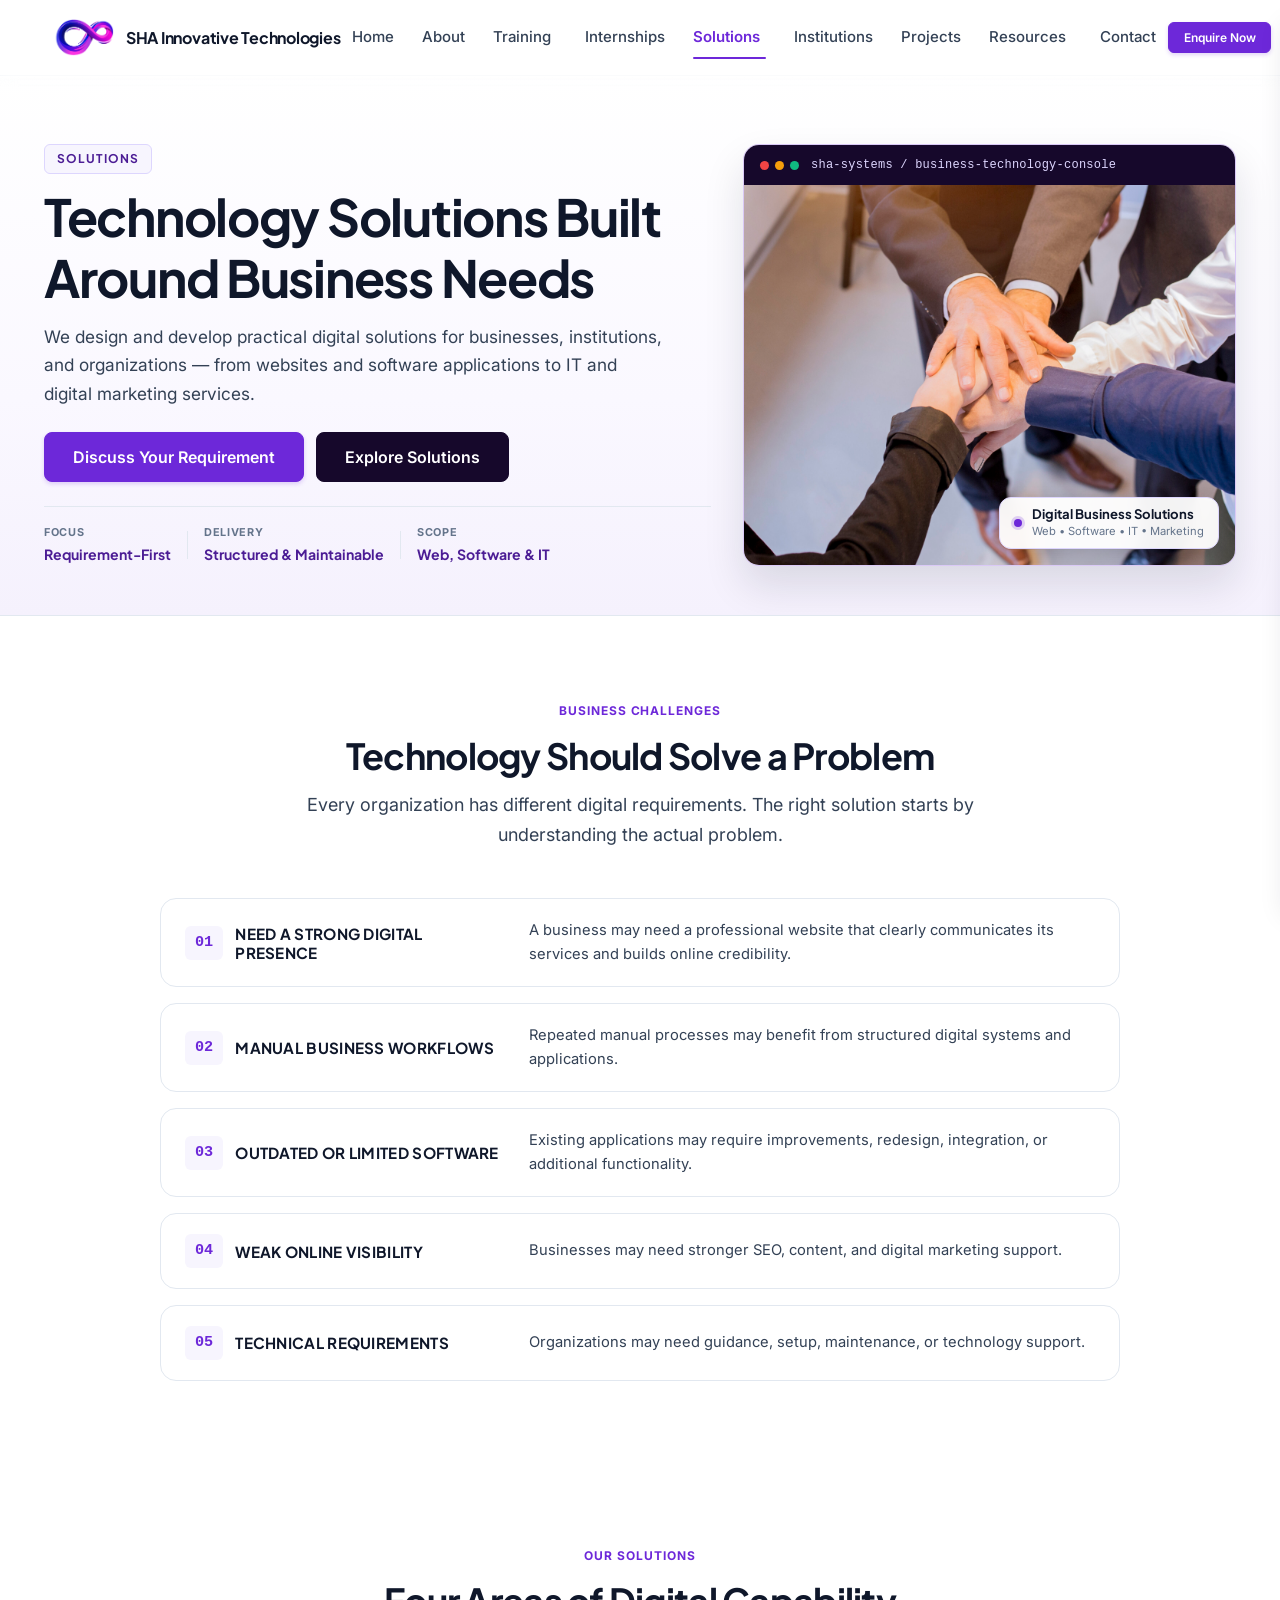
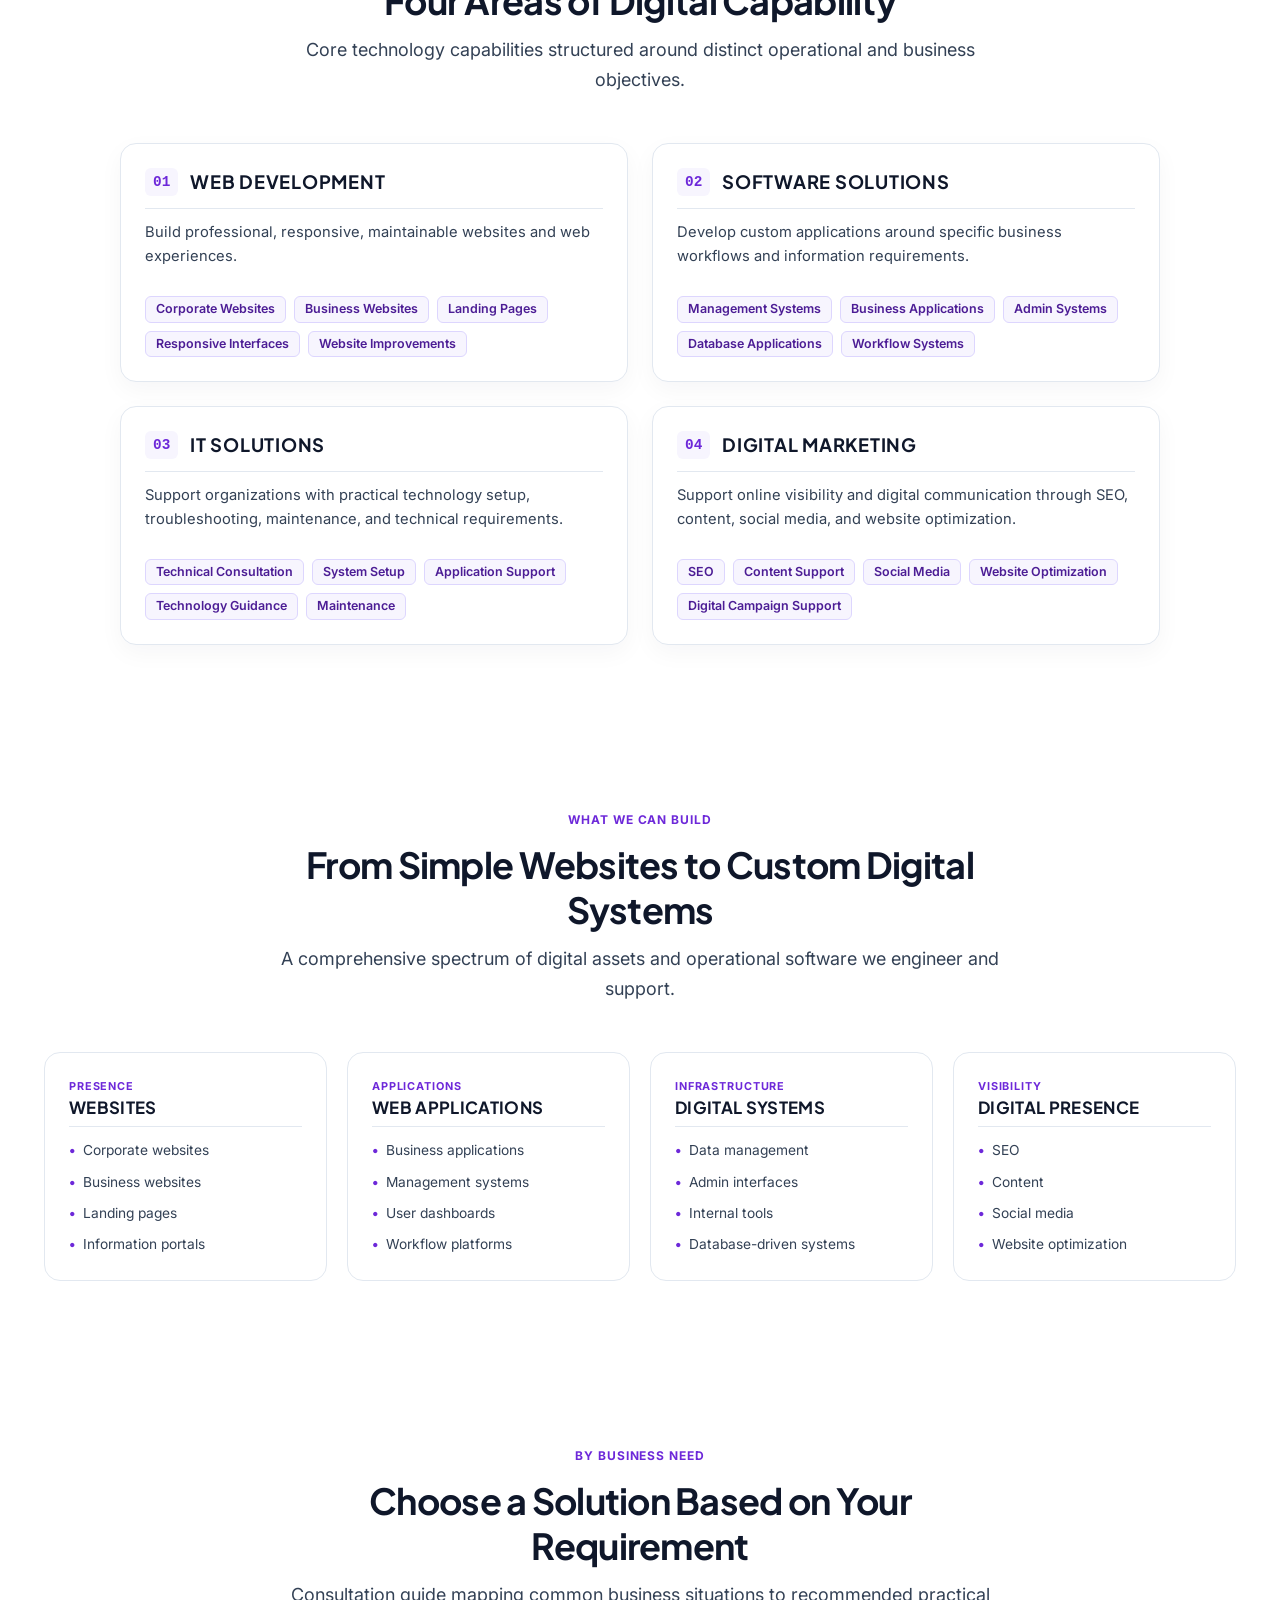
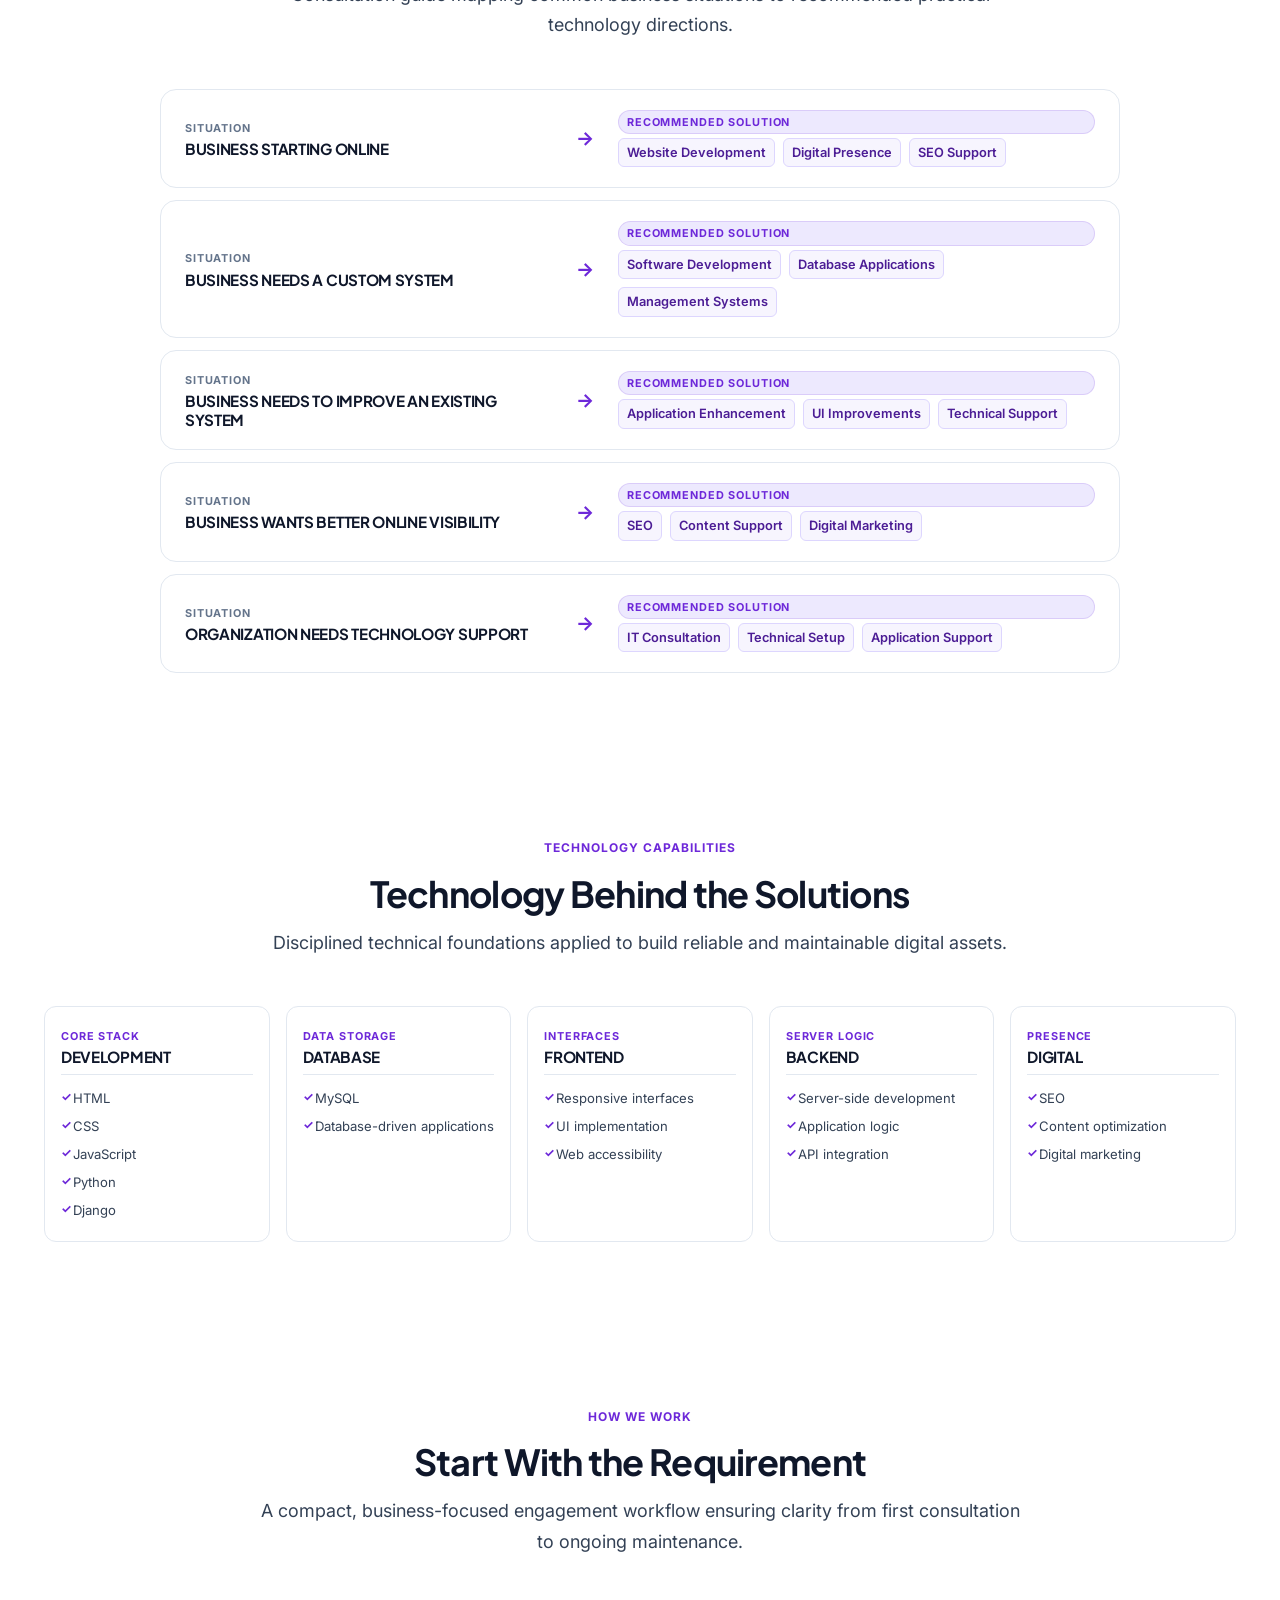
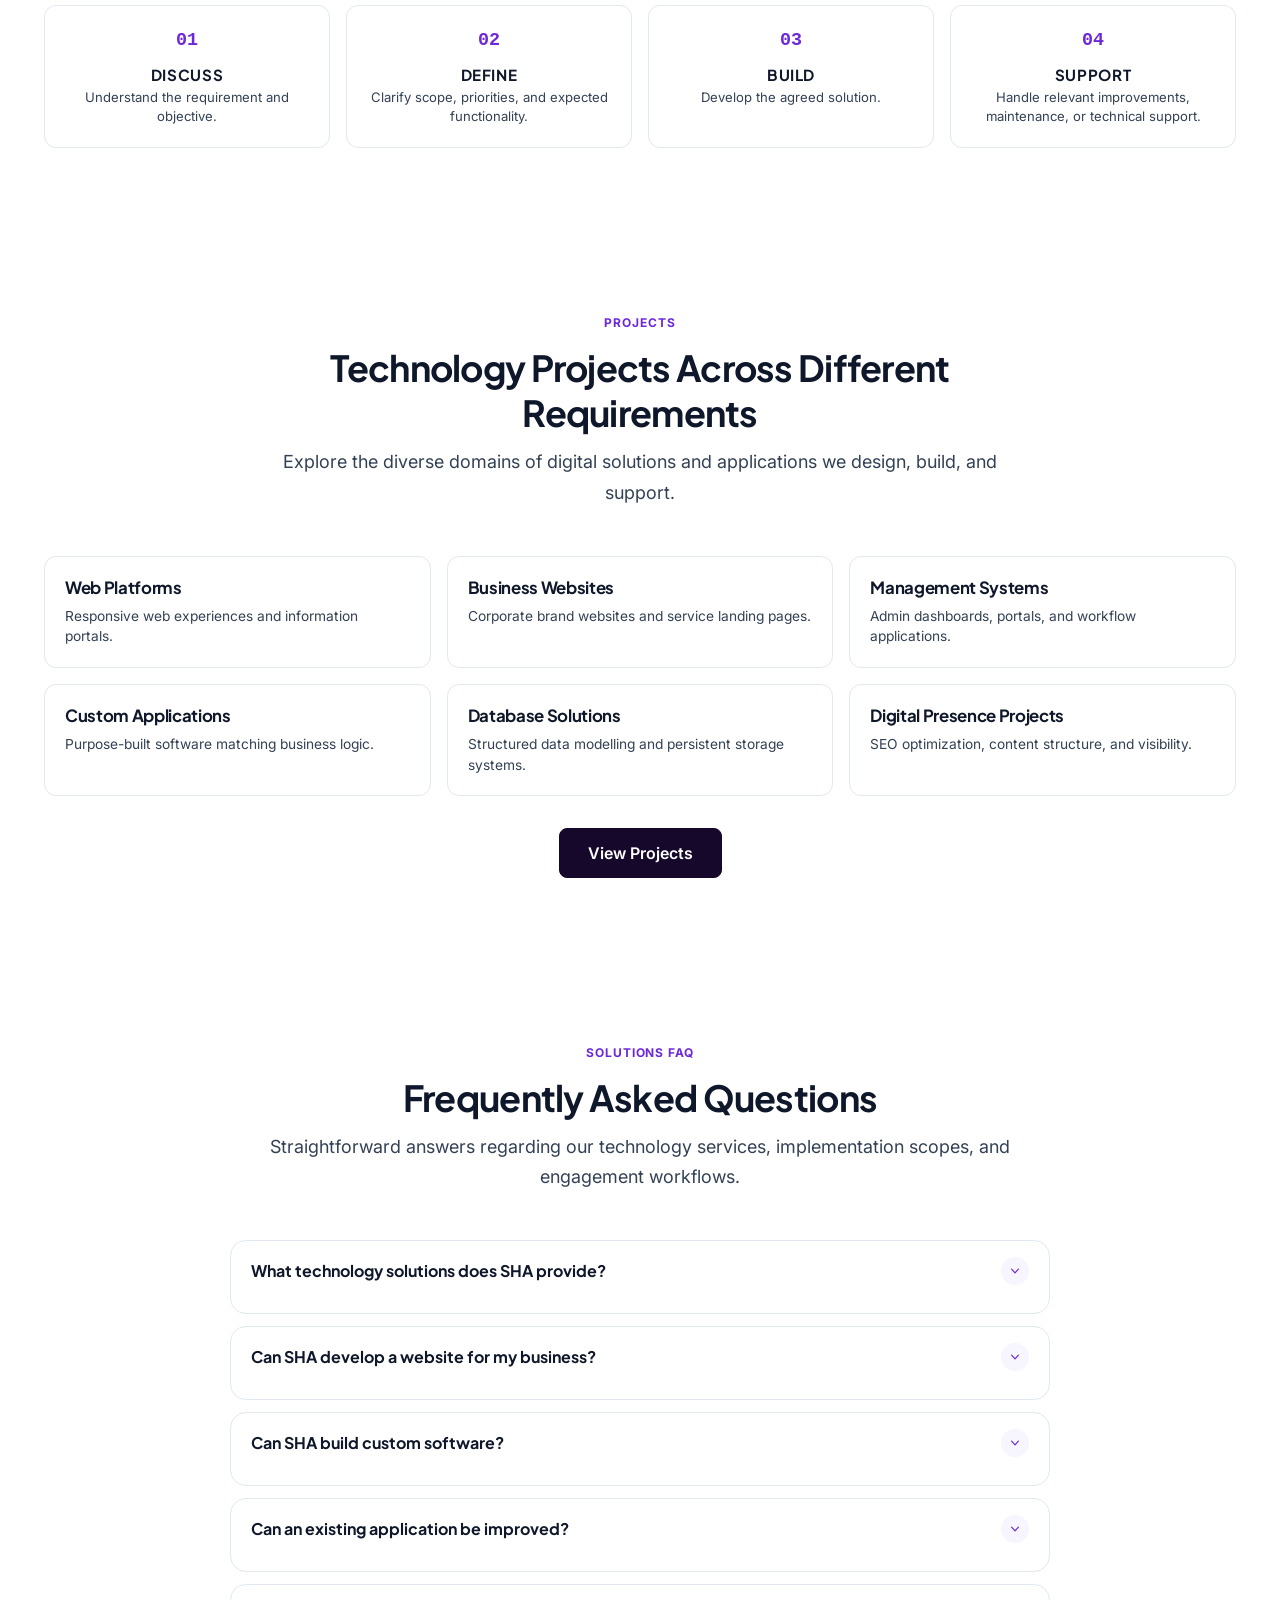
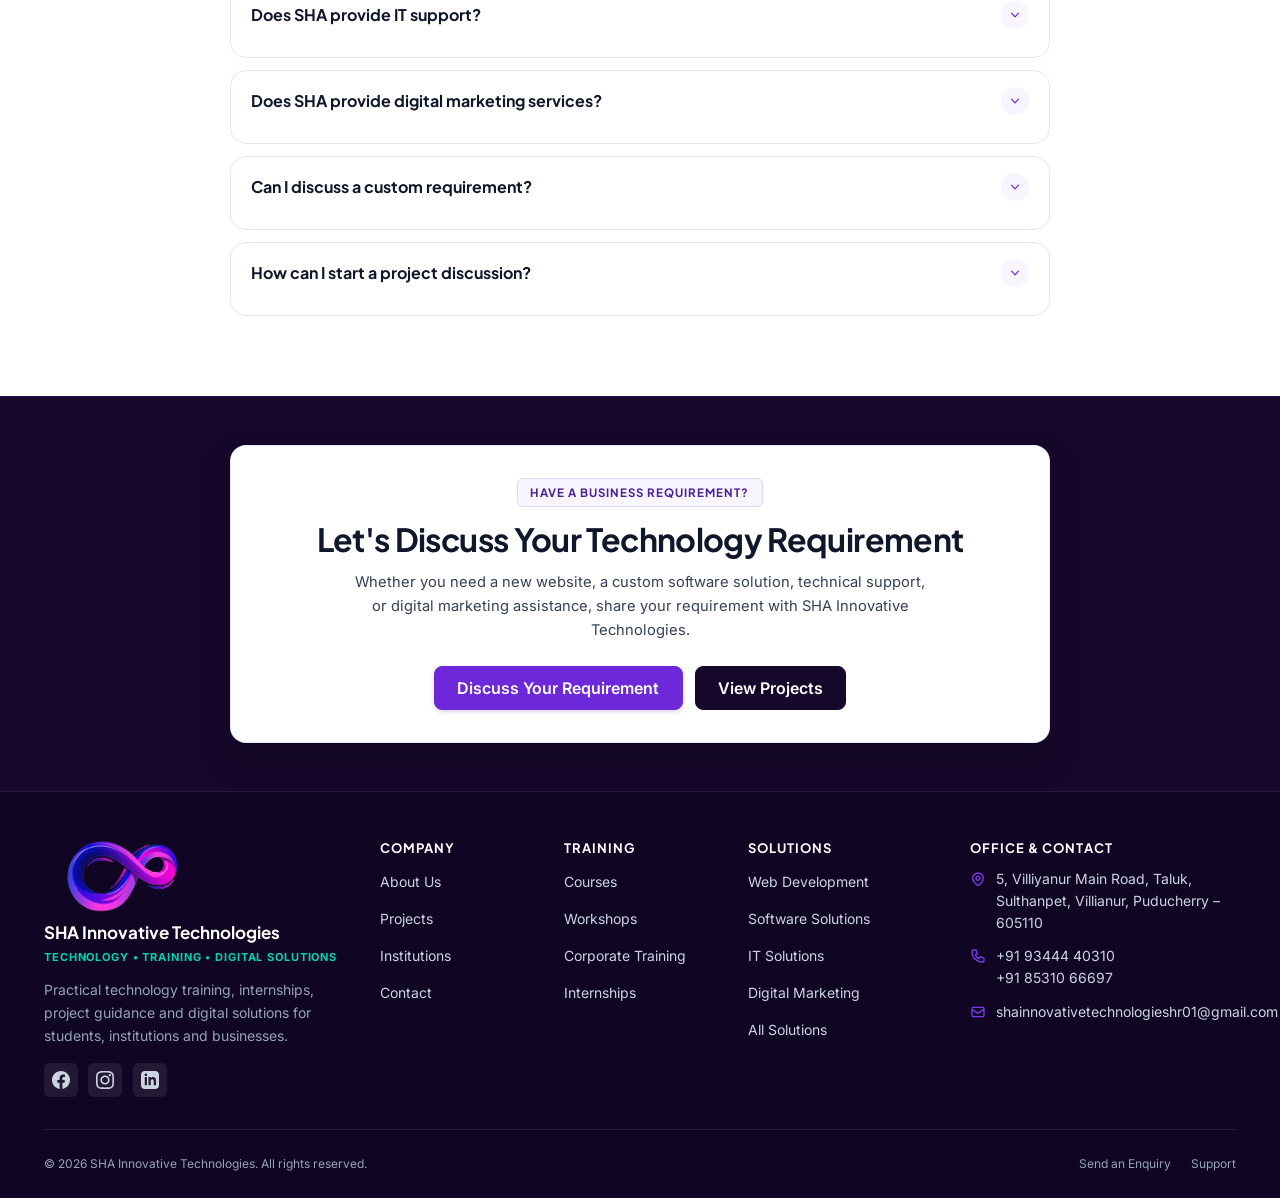
<file: solutions.html>
<!DOCTYPE html>
<html lang="en">

<head>
  <meta charset="UTF-8">
  <meta name="viewport" content="width=device-width, initial-scale=1.0">

  <!-- Primary SEO Metadata -->
  <title>Technology Solutions for Businesses | SHA Innovative Technologies</title>
  <meta name="description"
    content="Explore web development, software solutions, IT support and digital marketing services designed around business technology requirements.">
  <meta name="keywords"
    content="Business Technology Solutions Puducherry, Web Development Pondicherry, Custom Software Development, IT Support, Digital Marketing Services, Business Applications, SHA Innovative Technologies">
  <meta name="author" content="SHA Innovative Technologies">
  <meta name="robots" content="index, follow">
  <link rel="canonical" href="https://shainnovativetechnologies.com/solutions.html">

  <!-- Open Graph / Social Metadata -->
  <meta property="og:type" content="website">
  <meta property="og:site_name" content="SHA Innovative Technologies">
  <meta property="og:title" content="Technology Solutions for Businesses | SHA Innovative Technologies">
  <meta property="og:description"
    content="Explore web development, software solutions, IT support and digital marketing services designed around business technology requirements.">
  <meta property="og:url" content="https://shainnovativetechnologies.com/solutions.html">
  <meta property="og:image" content="https://shainnovativetechnologies.com/assets/images/business-team.jpg">
  <meta property="og:image:width" content="1200">
  <meta property="og:image:height" content="800">
  <meta property="og:image:alt" content="Business Technology Solutions by SHA Innovative Technologies">
  <meta property="og:locale" content="en_IN">

  <!-- Twitter Cards -->
  <meta name="twitter:card" content="summary_large_image">
  <meta name="twitter:title" content="Solutions | SHA Innovative Technologies">
  <meta name="twitter:description"
    content="Technology solutions including web development, software solutions, IT solutions, and digital marketing from SHA Innovative Technologies.">
  <meta name="twitter:image" content="https://shainnovativetechnologies.com/assets/images/business-team.jpg">
  <meta name="twitter:image:alt" content="Technology Solutions by SHA Innovative Technologies">

  <!-- Favicon & Touch Icons -->
  <link rel="icon" type="image/png" sizes="32x32" href="assets/logos/sha-favicon-32x32.png?v=6">
  <link rel="icon" type="image/png" sizes="16x16" href="assets/logos/sha-favicon-16x16.png?v=6">
  <link rel="icon" type="image/png" sizes="512x512" href="assets/logos/sha-favicon.png?v=6">
  <link rel="apple-touch-icon" sizes="180x180" href="assets/logos/sha-apple-touch-icon.png?v=6">

  <!-- Core Stylesheets -->
  <link rel="stylesheet" href="css/style.css">
  <link rel="stylesheet" href="css/components.css">
  <link rel="stylesheet" href="css/responsive.css">

  <!-- Structured Data / JSON-LD -->
  <script type="application/ld+json">
  {
    "@context": "https://schema.org",
    "@graph": [
      {
        "@type": "WebPage",
        "@id": "https://shainnovativetechnologies.com/solutions.html#webpage",
        "url": "https://shainnovativetechnologies.com/solutions.html",
        "name": "Solutions | SHA Innovative Technologies",
        "description": "Technology solutions including web development, software solutions, IT solutions, and digital marketing from SHA Innovative Technologies.",
        "isPartOf": {
          "@id": "https://shainnovativetechnologies.com/#website"
        },
        "about": {
          "@id": "https://shainnovativetechnologies.com/#organization"
        },
        "inLanguage": "en-US"
      },
      {
        "@type": "Organization",
        "@id": "https://shainnovativetechnologies.com/#organization",
        "name": "SHA Innovative Technologies",
        "url": "https://shainnovativetechnologies.com/",
        "logo": "https://shainnovativetechnologies.com/assets/logos/sha-logo-transparent.png",
        "address": {
          "@type": "PostalAddress",
          "streetAddress": "5, Villiyanur Main Road, Taluk, Sulthanpet, Villianur",
          "addressLocality": "Puducherry",
          "postalCode": "605110",
          "addressCountry": "IN"
        },
        "contactPoint": {
          "@type": "ContactPoint",
          "telephone": "+91-9344440310",
          "contactType": "customer support",
          "email": "shainnovativetechnologieshr01@gmail.com"
        }
      },
      {
        "@type": "BreadcrumbList",
        "@id": "https://shainnovativetechnologies.com/solutions.html#breadcrumb",
        "itemListElement": [
          {
            "@type": "ListItem",
            "position": 1,
            "name": "Home",
            "item": "https://shainnovativetechnologies.com/"
          },
          {
            "@type": "ListItem",
            "position": 2,
            "name": "Solutions",
            "item": "https://shainnovativetechnologies.com/solutions.html"
          }
        ]
      }
    ]
  }
  </script>
</head>

<body class="solutions-page">

  <!-- Accessible Skip Link -->
  <a href="#main-content" class="skip-to-main">Skip to main content</a>

  <!-- ========================================================================= -->
  <!-- 1. GLOBAL HEADER & NAVIGATION BAR                                        -->
  <!-- ========================================================================= -->
  <header class="site-header" id="header">
    <div class="container navbar">

      <!-- Brand Logo & Name -->
      <a href="index.html" class="nav-brand" aria-label="SHA Innovative Technologies - Home">
        <img src="assets/logos/sha-logo-transparent.png" alt="SHA Logo" class="nav-brand-img" width="38" height="38">
        <span class="nav-brand-title">SHA Innovative Technologies</span>
      </a>

      <!-- Desktop Navigation Menu -->
      <nav class="nav-menu" aria-label="Main Navigation">
        <div class="nav-item">
          <a href="index.html" class="nav-link">Home</a>
        </div>
        <div class="nav-item">
          <a href="about.html" class="nav-link">About</a>
        </div>

        <!-- Dropdown: Training -->
        <div class="nav-item nav-dropdown">
          <button class="nav-link dropdown-toggle" aria-haspopup="true" aria-expanded="false" id="training-dropdown">
            Training
            <svg class="nav-link-chevron" viewBox="0 0 20 20" fill="currentColor" aria-hidden="true">
              <path fill-rule="evenodd"
                d="M5.23 7.21a.75.75 0 011.06.02L10 11.168l3.71-3.938a.75.75 0 111.08 1.04l-4.25 4.5a.75.75 0 01-1.08 0l-4.25-4.5a.75.75 0 01.02-1.06z"
                clip-rule="evenodd" />
            </svg>
          </button>
          <div class="dropdown-menu" aria-labelledby="training-dropdown">
            <a href="training.html" class="dropdown-item">
              <span class="dropdown-item-title">All Training Areas</span>
              <span class="dropdown-item-desc">Full Stack, UI/UX, Cloud &amp; AI</span>
            </a>
            <a href="training.html#training-formats" class="dropdown-item">
              <span class="dropdown-item-title">Training Formats</span>
              <span class="dropdown-item-desc">Students, Workshops &amp; Institutions</span>
            </a>
            <a href="training.html#project-learning" class="dropdown-item">
              <span class="dropdown-item-title">Project-Based Learning</span>
              <span class="dropdown-item-desc">Hands-on application development</span>
            </a>
          </div>
        </div>

        <div class="nav-item">
          <a href="internships.html" class="nav-link">Internships</a>
        </div>

        <!-- Dropdown: Solutions (Active) -->
        <div class="nav-item nav-dropdown">
          <button class="nav-link dropdown-toggle active" aria-haspopup="true" aria-expanded="false" id="solutions-dropdown" aria-current="page">
            Solutions
            <svg class="nav-link-chevron" viewBox="0 0 20 20" fill="currentColor" aria-hidden="true">
              <path fill-rule="evenodd"
                d="M5.23 7.21a.75.75 0 011.06.02L10 11.168l3.71-3.938a.75.75 0 111.08 1.04l-4.25 4.5a.75.75 0 01-1.08 0l-4.25-4.5a.75.75 0 01.02-1.06z"
                clip-rule="evenodd" />
            </svg>
          </button>
          <div class="dropdown-menu" aria-labelledby="solutions-dropdown">
            <a href="solutions.html" class="dropdown-item">
              <span class="dropdown-item-title">All Solutions</span>
              <span class="dropdown-item-desc">Web, Software, IT &amp; Digital</span>
            </a>
            <a href="solutions.html#web-development" class="dropdown-item">
              <span class="dropdown-item-title">Web Development</span>
              <span class="dropdown-item-desc">Fast, responsive &amp; scalable web apps</span>
            </a>
            <a href="solutions.html#software-solutions" class="dropdown-item">
              <span class="dropdown-item-title">Software Solutions</span>
              <span class="dropdown-item-desc">Custom business workflow applications</span>
            </a>
            <a href="solutions.html#it-solutions" class="dropdown-item">
              <span class="dropdown-item-title">IT Solutions</span>
              <span class="dropdown-item-desc">Support, setup &amp; maintenance</span>
            </a>
            <a href="solutions.html#digital-marketing" class="dropdown-item">
              <span class="dropdown-item-title">Digital Marketing</span>
              <span class="dropdown-item-desc">SEO, content &amp; online presence</span>
            </a>
          </div>
        </div>

        <div class="nav-item">
          <a href="institutions.html" class="nav-link">Institutions</a>
        </div>
        <div class="nav-item">
          <a href="projects.html" class="nav-link">Projects</a>
        </div>

        <!-- Dropdown: Resources -->
        <div class="nav-item nav-dropdown">
          <button class="nav-link dropdown-toggle" aria-haspopup="true" aria-expanded="false" id="resources-dropdown">
            Resources
            <svg class="nav-link-chevron" viewBox="0 0 20 20" fill="currentColor" aria-hidden="true">
              <path fill-rule="evenodd"
                d="M5.23 7.21a.75.75 0 011.06.02L10 11.168l3.71-3.938a.75.75 0 111.08 1.04l-4.25 4.5a.75.75 0 01-1.08 0l-4.25-4.5a.75.75 0 01.02-1.06z"
                clip-rule="evenodd" />
            </svg>
          </button>
          <div class="dropdown-menu" aria-labelledby="resources-dropdown">
            <a href="resources.html#knowledge-library" class="dropdown-item">
              <span class="dropdown-item-title">Insights &amp; Articles</span>
              <span class="dropdown-item-desc">Tech trends and career guidance</span>
            </a>
            <a href="resources.html#resource-faq" class="dropdown-item">
              <span class="dropdown-item-title">FAQ</span>
              <span class="dropdown-item-desc">Common questions answered</span>
            </a>
            <a href="resources.html#career-paths" class="dropdown-item">
              <span class="dropdown-item-title">Career Paths</span>
              <span class="dropdown-item-desc">Technology roadmaps and learning</span>
            </a>
          </div>
        </div>

        <div class="nav-item">
          <a href="contact.html" class="nav-link">Contact</a>
        </div>
      </nav>

      <!-- Nav CTA & Mobile Hamburger -->
      <div class="nav-actions">
        <a href="index.html#enquiry" class="btn btn-primary btn-sm btn-desktop">Enquire Now</a>

        <button class="mobile-nav-toggle" aria-label="Toggle navigation menu" aria-expanded="false"
          aria-controls="mobile-nav-drawer">
          <span class="hamburger-icon" aria-hidden="true"></span>
        </button>
      </div>

    </div>
  </header>

  <!-- Mobile Overlay & Drawer -->
  <div class="mobile-overlay" aria-hidden="true"></div>
  <aside class="mobile-drawer" id="mobile-nav-drawer" aria-label="Mobile Navigation" aria-hidden="true">
    <div class="drawer-header">
      <a href="index.html" class="nav-brand" aria-label="SHA Innovative Technologies - Home">
        <img src="assets/logos/sha-logo-transparent.png" alt="SHA Logo" class="nav-brand-img"
          style="height: 32px; width: auto;">
        <span class="nav-brand-title">SHA Innovative Technologies</span>
      </a>
    </div>

    <nav class="drawer-nav">
      <a href="index.html" class="nav-link">Home</a>
      <a href="about.html" class="nav-link">About Us</a>
      <a href="training.html" class="nav-link">IT Training &amp; Courses</a>
      <a href="internships.html" class="nav-link">Internship Programs</a>
      <a href="solutions.html" class="nav-link active" aria-current="page">Technology Solutions</a>
      <a href="institutions.html" class="nav-link">College Partnerships</a>
      <a href="projects.html" class="nav-link">Project Guidance</a>
      <a href="resources.html" class="nav-link">Resources &amp; FAQ</a>
      <a href="contact.html" class="nav-link">Contact Us</a>
    </nav>

    <div class="drawer-footer">
      <a href="index.html#enquiry" class="btn btn-primary btn-block">Enquire Now</a>
    </div>
  </aside>

  <!-- Main Content Wrapper -->
  <main id="main-content">

    <!-- ========================================================================= -->
    <!-- 1. HERO: BUSINESS TECHNOLOGY SERVICES FOCUS                               -->
    <!-- ========================================================================= -->
    <section class="biz-hero-section" id="solutions-hero" aria-labelledby="biz-hero-title">
      <div class="container">
        <div class="biz-hero-grid">

          <!-- Left Column: Business Positioning -->
          <div class="biz-hero-content">
            <span class="biz-eyebrow-pill">SOLUTIONS</span>

            <h1 class="biz-hero-title" id="biz-hero-title">
              Technology Solutions Built Around <span class="text-gradient">Business Needs</span>
            </h1>

            <p class="biz-hero-lead">
              We design and develop practical digital solutions for businesses, institutions, and organizations — from websites and software applications to IT and digital marketing services.
            </p>

            <div class="biz-hero-cta-group">
              <a href="index.html#enquiry" class="btn btn-primary btn-lg">Discuss Your Requirement</a>
              <a href="#our-solutions" class="btn btn-secondary btn-lg">Explore Solutions</a>
            </div>

            <!-- Business Highlights Strip -->
            <div class="biz-spec-strip" aria-label="Business Highlights">
              <div class="biz-spec-item">
                <span class="biz-spec-label">FOCUS</span>
                <span class="biz-spec-val">Requirement-First</span>
              </div>
              <div class="biz-spec-sep" aria-hidden="true"></div>
              <div class="biz-spec-item">
                <span class="biz-spec-label">DELIVERY</span>
                <span class="biz-spec-val">Structured &amp; Maintainable</span>
              </div>
              <div class="biz-spec-sep" aria-hidden="true"></div>
              <div class="biz-spec-item">
                <span class="biz-spec-label">SCOPE</span>
                <span class="biz-spec-val">Web, Software &amp; IT</span>
              </div>
            </div>
          </div>

          <!-- Right Column: Business Architecture Showcase -->
          <div class="biz-hero-visual">
            <div class="biz-system-frame">
              <div class="biz-frame-bar">
                <div class="biz-dots" aria-hidden="true">
                  <span class="dot-red"></span>
                  <span class="dot-yellow"></span>
                  <span class="dot-green"></span>
                </div>
                <span class="biz-bar-label">sha-systems / business-technology-console</span>
              </div>
              <img src="assets/images/business-team.jpg"
                alt="Technology team collaborating on practical business solutions and software systems at SHA Innovative Technologies"
                class="biz-frame-img"
                width="640"
                height="420">
              
              <!-- Floating Solution Chip -->
              <div class="biz-floating-chip" aria-hidden="true">
                <div class="biz-chip-status"></div>
                <div>
                  <div class="biz-chip-title">Digital Business Solutions</div>
                  <div class="biz-chip-sub">Web • Software • IT • Marketing</div>
                </div>
              </div>
            </div>
          </div>

        </div>
      </div>
    </section>

    <!-- ========================================================================= -->
    <!-- 2. BUSINESS CHALLENGES: EDITORIAL PROBLEM-FOCUSED SECTION                 -->
    <!-- ========================================================================= -->
    <section class="section biz-challenges-section" id="business-challenges" aria-labelledby="challenges-title">
      <div class="container">

        <header class="section-header text-center">
          <span class="section-eyebrow">BUSINESS CHALLENGES</span>
          <h2 class="section-title" id="challenges-title">Technology Should Solve a Problem</h2>
          <p class="section-subtitle">
            Every organization has different digital requirements. The right solution starts by understanding the actual problem.
          </p>
        </header>

        <div class="biz-challenges-layout">

          <!-- Scenario 1 -->
          <div class="challenge-editorial-card">
            <div class="challenge-card-header">
              <span class="challenge-num">01</span>
              <h3 class="challenge-card-title">NEED A STRONG DIGITAL PRESENCE</h3>
            </div>
            <p class="challenge-card-desc">
              A business may need a professional website that clearly communicates its services and builds online credibility.
            </p>
          </div>

          <!-- Scenario 2 -->
          <div class="challenge-editorial-card">
            <div class="challenge-card-header">
              <span class="challenge-num">02</span>
              <h3 class="challenge-card-title">MANUAL BUSINESS WORKFLOWS</h3>
            </div>
            <p class="challenge-card-desc">
              Repeated manual processes may benefit from structured digital systems and applications.
            </p>
          </div>

          <!-- Scenario 3 -->
          <div class="challenge-editorial-card">
            <div class="challenge-card-header">
              <span class="challenge-num">03</span>
              <h3 class="challenge-card-title">OUTDATED OR LIMITED SOFTWARE</h3>
            </div>
            <p class="challenge-card-desc">
              Existing applications may require improvements, redesign, integration, or additional functionality.
            </p>
          </div>

          <!-- Scenario 4 -->
          <div class="challenge-editorial-card">
            <div class="challenge-card-header">
              <span class="challenge-num">04</span>
              <h3 class="challenge-card-title">WEAK ONLINE VISIBILITY</h3>
            </div>
            <p class="challenge-card-desc">
              Businesses may need stronger SEO, content, and digital marketing support.
            </p>
          </div>

          <!-- Scenario 5 -->
          <div class="challenge-editorial-card">
            <div class="challenge-card-header">
              <span class="challenge-num">05</span>
              <h3 class="challenge-card-title">TECHNICAL REQUIREMENTS</h3>
            </div>
            <p class="challenge-card-desc">
              Organizations may need guidance, setup, maintenance, or technology support.
            </p>
          </div>

        </div>

      </div>
    </section>

    <!-- ========================================================================= -->
    <!-- 3. OUR SOLUTION AREAS: FOUR CORE SERVICE BLOCKS                           -->
    <!-- ========================================================================= -->
    <section class="section section-alt biz-solutions-section" id="our-solutions" aria-labelledby="solutions-areas-title">
      <div class="container">

        <header class="section-header text-center">
          <span class="section-eyebrow">OUR SOLUTIONS</span>
          <h2 class="section-title" id="solutions-areas-title">Four Areas of Digital Capability</h2>
          <p class="section-subtitle">
            Core technology capabilities structured around distinct operational and business objectives.
          </p>
        </header>

        <div class="biz-service-blocks-grid">

          <!-- 01: Web Development -->
          <article class="biz-service-block" id="web-development">
            <span id="web" class="hash-anchor" aria-hidden="true"></span>
            <div class="service-block-header">
              <span class="service-block-index">01</span>
              <h3 class="service-block-title">WEB DEVELOPMENT</h3>
            </div>
            <p class="service-block-desc">
              Build professional, responsive, maintainable websites and web experiences.
            </p>
            <div class="service-block-tags">
              <span class="service-tag">Corporate Websites</span>
              <span class="service-tag">Business Websites</span>
              <span class="service-tag">Landing Pages</span>
              <span class="service-tag">Responsive Interfaces</span>
              <span class="service-tag">Website Improvements</span>
            </div>
          </article>

          <!-- 02: Software Solutions -->
          <article class="biz-service-block" id="software-solutions">
            <span id="software" class="hash-anchor" aria-hidden="true"></span>
            <div class="service-block-header">
              <span class="service-block-index">02</span>
              <h3 class="service-block-title">SOFTWARE SOLUTIONS</h3>
            </div>
            <p class="service-block-desc">
              Develop custom applications around specific business workflows and information requirements.
            </p>
            <div class="service-block-tags">
              <span class="service-tag">Management Systems</span>
              <span class="service-tag">Business Applications</span>
              <span class="service-tag">Admin Systems</span>
              <span class="service-tag">Database Applications</span>
              <span class="service-tag">Workflow Systems</span>
            </div>
          </article>

          <!-- 03: IT Solutions -->
          <article class="biz-service-block" id="it-solutions">
            <span id="it" class="hash-anchor" aria-hidden="true"></span>
            <div class="service-block-header">
              <span class="service-block-index">03</span>
              <h3 class="service-block-title">IT SOLUTIONS</h3>
            </div>
            <p class="service-block-desc">
              Support organizations with practical technology setup, troubleshooting, maintenance, and technical requirements.
            </p>
            <div class="service-block-tags">
              <span class="service-tag">Technical Consultation</span>
              <span class="service-tag">System Setup</span>
              <span class="service-tag">Application Support</span>
              <span class="service-tag">Technology Guidance</span>
              <span class="service-tag">Maintenance</span>
            </div>
          </article>

          <!-- 04: Digital Marketing -->
          <article class="biz-service-block" id="digital-marketing">
            <div class="service-block-header">
              <span class="service-block-index">04</span>
              <h3 class="service-block-title">DIGITAL MARKETING</h3>
            </div>
            <p class="service-block-desc">
              Support online visibility and digital communication through SEO, content, social media, and website optimization.
            </p>
            <div class="service-block-tags">
              <span class="service-tag">SEO</span>
              <span class="service-tag">Content Support</span>
              <span class="service-tag">Social Media</span>
              <span class="service-tag">Website Optimization</span>
              <span class="service-tag">Digital Campaign Support</span>
            </div>
          </article>

        </div>

      </div>
    </section>

    <!-- ========================================================================= -->
    <!-- 4. WHAT WE CAN BUILD: EDITORIAL SOLUTION TYPES                            -->
    <!-- ========================================================================= -->
    <section class="section what-build-section" id="what-we-build" aria-labelledby="what-build-title">
      <div class="container">

        <header class="section-header text-center">
          <span class="section-eyebrow">WHAT WE CAN BUILD</span>
          <h2 class="section-title" id="what-build-title">From Simple Websites to Custom Digital Systems</h2>
          <p class="section-subtitle">
            A comprehensive spectrum of digital assets and operational software we engineer and support.
          </p>
        </header>

        <div class="what-build-editorial-grid">

          <!-- Type 1: Websites -->
          <div class="build-type-card">
            <div class="build-type-header">
              <span class="build-type-tag">PRESENCE</span>
              <h3 class="build-type-title">WEBSITES</h3>
            </div>
            <ul class="build-type-list">
              <li>Corporate websites</li>
              <li>Business websites</li>
              <li>Landing pages</li>
              <li>Information portals</li>
            </ul>
          </div>

          <!-- Type 2: Web Applications -->
          <div class="build-type-card">
            <div class="build-type-header">
              <span class="build-type-tag">APPLICATIONS</span>
              <h3 class="build-type-title">WEB APPLICATIONS</h3>
            </div>
            <ul class="build-type-list">
              <li>Business applications</li>
              <li>Management systems</li>
              <li>User dashboards</li>
              <li>Workflow platforms</li>
            </ul>
          </div>

          <!-- Type 3: Digital Systems -->
          <div class="build-type-card">
            <div class="build-type-header">
              <span class="build-type-tag">INFRASTRUCTURE</span>
              <h3 class="build-type-title">DIGITAL SYSTEMS</h3>
            </div>
            <ul class="build-type-list">
              <li>Data management</li>
              <li>Admin interfaces</li>
              <li>Internal tools</li>
              <li>Database-driven systems</li>
            </ul>
          </div>

          <!-- Type 4: Digital Presence -->
          <div class="build-type-card">
            <div class="build-type-header">
              <span class="build-type-tag">VISIBILITY</span>
              <h3 class="build-type-title">DIGITAL PRESENCE</h3>
            </div>
            <ul class="build-type-list">
              <li>SEO</li>
              <li>Content</li>
              <li>Social media</li>
              <li>Website optimization</li>
            </ul>
          </div>

        </div>

      </div>
    </section>

    <!-- ========================================================================= -->
    <!-- 5. SOLUTIONS BY BUSINESS NEED: REQUIREMENT → SOLUTION MAPPING             -->
    <!-- ========================================================================= -->
    <section class="section section-alt biz-mapping-section" id="solutions-by-need" aria-labelledby="mapping-title">
      <div class="container">

        <header class="section-header text-center">
          <span class="section-eyebrow">BY BUSINESS NEED</span>
          <h2 class="section-title" id="mapping-title">Choose a Solution Based on Your Requirement</h2>
          <p class="section-subtitle">
            Consultation guide mapping common business situations to recommended practical technology directions.
          </p>
        </header>

        <div class="biz-mapping-table">

          <!-- Row 1 -->
          <div class="mapping-row">
            <div class="mapping-need">
              <span class="need-label">SITUATION</span>
              <h3 class="need-title">BUSINESS STARTING ONLINE</h3>
            </div>
            <div class="mapping-arrow" aria-hidden="true">→</div>
            <div class="mapping-solution">
              <span class="solution-tag">RECOMMENDED SOLUTION</span>
              <ul class="solution-items-inline">
                <li>Website Development</li>
                <li>Digital Presence</li>
                <li>SEO Support</li>
              </ul>
            </div>
          </div>

          <!-- Row 2 -->
          <div class="mapping-row">
            <div class="mapping-need">
              <span class="need-label">SITUATION</span>
              <h3 class="need-title">BUSINESS NEEDS A CUSTOM SYSTEM</h3>
            </div>
            <div class="mapping-arrow" aria-hidden="true">→</div>
            <div class="mapping-solution">
              <span class="solution-tag">RECOMMENDED SOLUTION</span>
              <ul class="solution-items-inline">
                <li>Software Development</li>
                <li>Database Applications</li>
                <li>Management Systems</li>
              </ul>
            </div>
          </div>

          <!-- Row 3 -->
          <div class="mapping-row">
            <div class="mapping-need">
              <span class="need-label">SITUATION</span>
              <h3 class="need-title">BUSINESS NEEDS TO IMPROVE AN EXISTING SYSTEM</h3>
            </div>
            <div class="mapping-arrow" aria-hidden="true">→</div>
            <div class="mapping-solution">
              <span class="solution-tag">RECOMMENDED SOLUTION</span>
              <ul class="solution-items-inline">
                <li>Application Enhancement</li>
                <li>UI Improvements</li>
                <li>Technical Support</li>
              </ul>
            </div>
          </div>

          <!-- Row 4 -->
          <div class="mapping-row">
            <div class="mapping-need">
              <span class="need-label">SITUATION</span>
              <h3 class="need-title">BUSINESS WANTS BETTER ONLINE VISIBILITY</h3>
            </div>
            <div class="mapping-arrow" aria-hidden="true">→</div>
            <div class="mapping-solution">
              <span class="solution-tag">RECOMMENDED SOLUTION</span>
              <ul class="solution-items-inline">
                <li>SEO</li>
                <li>Content Support</li>
                <li>Digital Marketing</li>
              </ul>
            </div>
          </div>

          <!-- Row 5 -->
          <div class="mapping-row">
            <div class="mapping-need">
              <span class="need-label">SITUATION</span>
              <h3 class="need-title">ORGANIZATION NEEDS TECHNOLOGY SUPPORT</h3>
            </div>
            <div class="mapping-arrow" aria-hidden="true">→</div>
            <div class="mapping-solution">
              <span class="solution-tag">RECOMMENDED SOLUTION</span>
              <ul class="solution-items-inline">
                <li>IT Consultation</li>
                <li>Technical Setup</li>
                <li>Application Support</li>
              </ul>
            </div>
          </div>

        </div>

      </div>
    </section>

    <!-- ========================================================================= -->
    <!-- 6. TECHNOLOGY CAPABILITIES: VERIFIED TECH STACK                           -->
    <!-- ========================================================================= -->
    <section class="section tech-capabilities-section" id="technology-capabilities" aria-labelledby="tech-caps-title">
      <div class="container">

        <header class="section-header text-center">
          <span class="section-eyebrow">TECHNOLOGY CAPABILITIES</span>
          <h2 class="section-title" id="tech-caps-title">Technology Behind the Solutions</h2>
          <p class="section-subtitle">
            Disciplined technical foundations applied to build reliable and maintainable digital assets.
          </p>
        </header>

        <div class="tech-caps-grid">

          <!-- Category 1: Development -->
          <div class="tech-cap-panel">
            <span class="cap-panel-tag">CORE STACK</span>
            <h3 class="cap-panel-title">DEVELOPMENT</h3>
            <ul class="cap-items-list">
              <li>HTML</li>
              <li>CSS</li>
              <li>JavaScript</li>
              <li>Python</li>
              <li>Django</li>
            </ul>
          </div>

          <!-- Category 2: Database -->
          <div class="tech-cap-panel">
            <span class="cap-panel-tag">DATA STORAGE</span>
            <h3 class="cap-panel-title">DATABASE</h3>
            <ul class="cap-items-list">
              <li>MySQL</li>
              <li>Database-driven applications</li>
            </ul>
          </div>

          <!-- Category 3: Frontend -->
          <div class="tech-cap-panel">
            <span class="cap-panel-tag">INTERFACES</span>
            <h3 class="cap-panel-title">FRONTEND</h3>
            <ul class="cap-items-list">
              <li>Responsive interfaces</li>
              <li>UI implementation</li>
              <li>Web accessibility</li>
            </ul>
          </div>

          <!-- Category 4: Backend -->
          <div class="tech-cap-panel">
            <span class="cap-panel-tag">SERVER LOGIC</span>
            <h3 class="cap-panel-title">BACKEND</h3>
            <ul class="cap-items-list">
              <li>Server-side development</li>
              <li>Application logic</li>
              <li>API integration</li>
            </ul>
          </div>

          <!-- Category 5: Digital -->
          <div class="tech-cap-panel">
            <span class="cap-panel-tag">PRESENCE</span>
            <h3 class="cap-panel-title">DIGITAL</h3>
            <ul class="cap-items-list">
              <li>SEO</li>
              <li>Content optimization</li>
              <li>Digital marketing</li>
            </ul>
          </div>

        </div>

      </div>
    </section>

    <!-- ========================================================================= -->
    <!-- 7. HOW WE WORK: SHORT 4-STAGE BUSINESS WORKFLOW                           -->
    <!-- ========================================================================= -->
    <section class="section section-alt how-work-section" id="how-we-work" aria-labelledby="how-work-title">
      <div class="container">

        <header class="section-header text-center">
          <span class="section-eyebrow">HOW WE WORK</span>
          <h2 class="section-title" id="how-work-title">Start With the Requirement</h2>
          <p class="section-subtitle">
            A compact, business-focused engagement workflow ensuring clarity from first consultation to ongoing maintenance.
          </p>
        </header>

        <div class="how-work-compact-grid">

          <!-- Stage 1 -->
          <div class="how-stage-card">
            <div class="how-stage-num">01</div>
            <h3 class="how-stage-title">DISCUSS</h3>
            <p class="how-stage-desc">
              Understand the requirement and objective.
            </p>
          </div>

          <!-- Stage 2 -->
          <div class="how-stage-card">
            <div class="how-stage-num">02</div>
            <h3 class="how-stage-title">DEFINE</h3>
            <p class="how-stage-desc">
              Clarify scope, priorities, and expected functionality.
            </p>
          </div>

          <!-- Stage 3 -->
          <div class="how-stage-card">
            <div class="how-stage-num">03</div>
            <h3 class="how-stage-title">BUILD</h3>
            <p class="how-stage-desc">
              Develop the agreed solution.
            </p>
          </div>

          <!-- Stage 4 -->
          <div class="how-stage-card">
            <div class="how-stage-num">04</div>
            <h3 class="how-stage-title">SUPPORT</h3>
            <p class="how-stage-desc">
              Handle relevant improvements, maintenance, or technical support.
            </p>
          </div>

        </div>

      </div>
    </section>

    <!-- ========================================================================= -->
    <!-- 8. PROJECTS / WORK WE CAN SUPPORT                                         -->
    <!-- ========================================================================= -->
    <section class="section projects-support-section" id="projects-supported" aria-labelledby="projects-support-title">
      <div class="container">

        <header class="section-header text-center">
          <span class="section-eyebrow">PROJECTS</span>
          <h2 class="section-title" id="projects-support-title">Technology Projects Across Different Requirements</h2>
          <p class="section-subtitle">
            Explore the diverse domains of digital solutions and applications we design, build, and support.
          </p>
        </header>

        <div class="project-support-chips-grid">
          <div class="project-support-item">
            <h3 class="project-item-title">Web Platforms</h3>
            <p class="project-item-desc">Responsive web experiences and information portals.</p>
          </div>

          <div class="project-support-item">
            <h3 class="project-item-title">Business Websites</h3>
            <p class="project-item-desc">Corporate brand websites and service landing pages.</p>
          </div>

          <div class="project-support-item">
            <h3 class="project-item-title">Management Systems</h3>
            <p class="project-item-desc">Admin dashboards, portals, and workflow applications.</p>
          </div>

          <div class="project-support-item">
            <h3 class="project-item-title">Custom Applications</h3>
            <p class="project-item-desc">Purpose-built software matching business logic.</p>
          </div>

          <div class="project-support-item">
            <h3 class="project-item-title">Database Solutions</h3>
            <p class="project-item-desc">Structured data modelling and persistent storage systems.</p>
          </div>

          <div class="project-support-item">
            <h3 class="project-item-title">Digital Presence Projects</h3>
            <p class="project-item-desc">SEO optimization, content structure, and visibility.</p>
          </div>
        </div>

        <div class="project-support-cta-wrap">
          <a href="projects.html" class="btn btn-secondary btn-lg">View Projects</a>
        </div>

      </div>
    </section>

    <!-- ========================================================================= -->
    <!-- 9. SOLUTIONS FAQ ACCORDION                                                -->
    <!-- ========================================================================= -->
    <section class="section section-alt solutions-faq-section" id="solutions-faq" aria-labelledby="solutions-faq-title">
      <div class="container">

        <header class="section-header text-center">
          <span class="section-eyebrow">SOLUTIONS FAQ</span>
          <h2 class="section-title" id="solutions-faq-title">Frequently Asked Questions</h2>
          <p class="section-subtitle">
            Straightforward answers regarding our technology services, implementation scopes, and engagement workflows.
          </p>
        </header>

        <div class="solutions-faq-container" role="region" aria-label="Solutions Frequently Asked Questions">

          <!-- FAQ Item 1 -->
          <div class="faq-accordion-item">
            <h3>
              <button type="button" class="faq-accordion-trigger" aria-expanded="false" aria-controls="faq-sol-1" id="faq-sol-btn-1">
                <span class="faq-question-text">What technology solutions does SHA provide?</span>
                <span class="faq-icon-shape" aria-hidden="true">
                  <svg viewBox="0 0 20 20" fill="currentColor">
                    <path fill-rule="evenodd" d="M5.23 7.21a.75.75 0 011.06.02L10 11.168l3.71-3.938a.75.75 0 111.08 1.04l-4.25 4.5a.75.75 0 01-1.08 0l-4.25-4.5a.75.75 0 01.02-1.06z" clip-rule="evenodd" />
                  </svg>
                </span>
              </button>
            </h3>
            <div class="faq-accordion-panel" id="faq-sol-1" role="region" aria-labelledby="faq-sol-btn-1" hidden>
              <div class="faq-panel-inner">
                <p>
                  We provide web development, custom software solutions, IT support and setup, and digital marketing services for businesses, institutions, and organizations.
                </p>
              </div>
            </div>
          </div>

          <!-- FAQ Item 2 -->
          <div class="faq-accordion-item">
            <h3>
              <button type="button" class="faq-accordion-trigger" aria-expanded="false" aria-controls="faq-sol-2" id="faq-sol-btn-2">
                <span class="faq-question-text">Can SHA develop a website for my business?</span>
                <span class="faq-icon-shape" aria-hidden="true">
                  <svg viewBox="0 0 20 20" fill="currentColor">
                    <path fill-rule="evenodd" d="M5.23 7.21a.75.75 0 011.06.02L10 11.168l3.71-3.938a.75.75 0 111.08 1.04l-4.25 4.5a.75.75 0 01-1.08 0l-4.25-4.5a.75.75 0 01.02-1.06z" clip-rule="evenodd" />
                  </svg>
                </span>
              </button>
            </h3>
            <div class="faq-accordion-panel" id="faq-sol-2" role="region" aria-labelledby="faq-sol-btn-2" hidden>
              <div class="faq-panel-inner">
                <p>
                  Yes. We design and build responsive corporate websites, business landing pages, and web experiences aligned with your organization's brand and practical objectives.
                </p>
              </div>
            </div>
          </div>

          <!-- FAQ Item 3 -->
          <div class="faq-accordion-item">
            <h3>
              <button type="button" class="faq-accordion-trigger" aria-expanded="false" aria-controls="faq-sol-3" id="faq-sol-btn-3">
                <span class="faq-question-text">Can SHA build custom software?</span>
                <span class="faq-icon-shape" aria-hidden="true">
                  <svg viewBox="0 0 20 20" fill="currentColor">
                    <path fill-rule="evenodd" d="M5.23 7.21a.75.75 0 011.06.02L10 11.168l3.71-3.938a.75.75 0 111.08 1.04l-4.25 4.5a.75.75 0 01-1.08 0l-4.25-4.5a.75.75 0 01.02-1.06z" clip-rule="evenodd" />
                  </svg>
                </span>
              </button>
            </h3>
            <div class="faq-accordion-panel" id="faq-sol-3" role="region" aria-labelledby="faq-sol-btn-3" hidden>
              <div class="faq-panel-inner">
                <p>
                  Yes. We develop purpose-built management systems, admin portals, and data-driven workflow applications based on your operational requirements.
                </p>
              </div>
            </div>
          </div>

          <!-- FAQ Item 4 -->
          <div class="faq-accordion-item">
            <h3>
              <button type="button" class="faq-accordion-trigger" aria-expanded="false" aria-controls="faq-sol-4" id="faq-sol-btn-4">
                <span class="faq-question-text">Can an existing application be improved?</span>
                <span class="faq-icon-shape" aria-hidden="true">
                  <svg viewBox="0 0 20 20" fill="currentColor">
                    <path fill-rule="evenodd" d="M5.23 7.21a.75.75 0 011.06.02L10 11.168l3.71-3.938a.75.75 0 111.08 1.04l-4.25 4.5a.75.75 0 01-1.08 0l-4.25-4.5a.75.75 0 01.02-1.06z" clip-rule="evenodd" />
                  </svg>
                </span>
              </button>
            </h3>
            <div class="faq-accordion-panel" id="faq-sol-4" role="region" aria-labelledby="faq-sol-btn-4" hidden>
              <div class="faq-panel-inner">
                <p>
                  Yes. We review existing digital assets and implement updates, UI enhancements, performance optimizations, or functional expansions.
                </p>
              </div>
            </div>
          </div>

          <!-- FAQ Item 5 -->
          <div class="faq-accordion-item">
            <h3>
              <button type="button" class="faq-accordion-trigger" aria-expanded="false" aria-controls="faq-sol-5" id="faq-sol-btn-5">
                <span class="faq-question-text">Does SHA provide IT support?</span>
                <span class="faq-icon-shape" aria-hidden="true">
                  <svg viewBox="0 0 20 20" fill="currentColor">
                    <path fill-rule="evenodd" d="M5.23 7.21a.75.75 0 011.06.02L10 11.168l3.71-3.938a.75.75 0 111.08 1.04l-4.25 4.5a.75.75 0 01-1.08 0l-4.25-4.5a.75.75 0 01.02-1.06z" clip-rule="evenodd" />
                  </svg>
                </span>
              </button>
            </h3>
            <div class="faq-accordion-panel" id="faq-sol-5" role="region" aria-labelledby="faq-sol-btn-5" hidden>
              <div class="faq-panel-inner">
                <p>
                  Yes. We offer practical technology consultation, setup guidance, application troubleshooting, and routine technical maintenance for everyday systems.
                </p>
              </div>
            </div>
          </div>

          <!-- FAQ Item 6 -->
          <div class="faq-accordion-item">
            <h3>
              <button type="button" class="faq-accordion-trigger" aria-expanded="false" aria-controls="faq-sol-6" id="faq-sol-btn-6">
                <span class="faq-question-text">Does SHA provide digital marketing services?</span>
                <span class="faq-icon-shape" aria-hidden="true">
                  <svg viewBox="0 0 20 20" fill="currentColor">
                    <path fill-rule="evenodd" d="M5.23 7.21a.75.75 0 011.06.02L10 11.168l3.71-3.938a.75.75 0 111.08 1.04l-4.25 4.5a.75.75 0 01-1.08 0l-4.25-4.5a.75.75 0 01.02-1.06z" clip-rule="evenodd" />
                  </svg>
                </span>
              </button>
            </h3>
            <div class="faq-accordion-panel" id="faq-sol-6" role="region" aria-labelledby="faq-sol-btn-6" hidden>
              <div class="faq-panel-inner">
                <p>
                  Yes. We provide SEO audits, content structure optimization, social media support, and digital visibility strategies to strengthen online presence.
                </p>
              </div>
            </div>
          </div>

          <!-- FAQ Item 7 -->
          <div class="faq-accordion-item">
            <h3>
              <button type="button" class="faq-accordion-trigger" aria-expanded="false" aria-controls="faq-sol-7" id="faq-sol-btn-7">
                <span class="faq-question-text">Can I discuss a custom requirement?</span>
                <span class="faq-icon-shape" aria-hidden="true">
                  <svg viewBox="0 0 20 20" fill="currentColor">
                    <path fill-rule="evenodd" d="M5.23 7.21a.75.75 0 011.06.02L10 11.168l3.71-3.938a.75.75 0 111.08 1.04l-4.25 4.5a.75.75 0 01-1.08 0l-4.25-4.5a.75.75 0 01.02-1.06z" clip-rule="evenodd" />
                  </svg>
                </span>
              </button>
            </h3>
            <div class="faq-accordion-panel" id="faq-sol-7" role="region" aria-labelledby="faq-sol-btn-7" hidden>
              <div class="faq-panel-inner">
                <p>
                  Yes. We welcome custom discussions with businesses, institutions, and community organizations to explore feasibility and practical implementation plans.
                </p>
              </div>
            </div>
          </div>

          <!-- FAQ Item 8 -->
          <div class="faq-accordion-item">
            <h3>
              <button type="button" class="faq-accordion-trigger" aria-expanded="false" aria-controls="faq-sol-8" id="faq-sol-btn-8">
                <span class="faq-question-text">How can I start a project discussion?</span>
                <span class="faq-icon-shape" aria-hidden="true">
                  <svg viewBox="0 0 20 20" fill="currentColor">
                    <path fill-rule="evenodd" d="M5.23 7.21a.75.75 0 011.06.02L10 11.168l3.71-3.938a.75.75 0 111.08 1.04l-4.25 4.5a.75.75 0 01-1.08 0l-4.25-4.5a.75.75 0 01.02-1.06z" clip-rule="evenodd" />
                  </svg>
                </span>
              </button>
            </h3>
            <div class="faq-accordion-panel" id="faq-sol-8" role="region" aria-labelledby="faq-sol-btn-8" hidden>
              <div class="faq-panel-inner">
                <p>
                  Submit an enquiry through our website form, email us at <a href="mailto:shainnovativetechnologieshr01@gmail.com" class="faq-text-link">shainnovativetechnologieshr01@gmail.com</a>, or call our team at <a href="tel:+919344440310" class="faq-text-link">+91 93444 40310</a>.
                </p>
              </div>
            </div>
          </div>

        </div>

      </div>
    </section>

    <!-- ========================================================================= -->
    <!-- 10. BUSINESS ENQUIRY: DEDICATED CONSULTATION CTA                          -->
    <!-- ========================================================================= -->
    <section class="section biz-enquiry-section" id="business-enquiry" aria-labelledby="biz-enquiry-title">
      <div class="container">
        <div class="biz-enquiry-card">

          <span class="biz-enquiry-eyebrow">HAVE A BUSINESS REQUIREMENT?</span>

          <h2 class="biz-enquiry-title" id="biz-enquiry-title">Let's Discuss Your Technology Requirement</h2>

          <p class="biz-enquiry-desc">
            Whether you need a new website, a custom software solution, technical support, or digital marketing assistance, share your requirement with SHA Innovative Technologies.
          </p>

          <div class="biz-enquiry-actions">
            <a href="index.html#enquiry" class="btn btn-primary btn-lg">Discuss Your Requirement</a>
            <a href="projects.html" class="btn btn-secondary btn-lg">View Projects</a>
          </div>

        </div>
      </div>
    </section>

  </main>

  <!-- ========================================================================= -->
  <!-- ========================================================================= -->
  <!-- GLOBAL FOOTER COMPONENT                                                   -->
  <!-- ========================================================================= -->
  <footer class="site-footer" id="footer">
    <div class="container">

      <div class="footer-grid">

        <!-- Column 1: Company Overview & Brand -->
        <div class="footer-col footer-col-brand">
          <a href="index.html" class="footer-brand-lockup" aria-label="SHA Innovative Technologies - Home">
            <img src="assets/logos/sha-logo-transparent.png" alt="SHA Innovative Technologies" class="footer-logo"
              width="140" height="76" loading="lazy">
            <span class="footer-brand-title">SHA Innovative Technologies</span>
          </a>
          <span class="footer-brand-tagline">Technology &bull; Training &bull; Digital Solutions</span>
          <p class="footer-desc">
            Practical technology training, internships, project guidance and digital solutions for students, institutions and businesses.
          </p>
          <div class="footer-social-list">
            <a href="https://www.facebook.com/share/17Md22dK8K/" target="_blank" rel="noopener noreferrer"
              class="footer-social-link" aria-label="Facebook">
              <svg width="18" height="18" fill="currentColor" viewBox="0 0 24 24"><path d="M24 12.073c0-6.627-5.373-12-12-12s-12 5.373-12 12c0 5.99 4.388 10.954 10.125 11.854v-8.385H7.078v-3.47h3.047V9.43c0-3.007 1.792-4.669 4.533-4.669 1.312 0 2.686.235 2.686.235v2.953H15.83c-1.491 0-1.956.925-1.956 1.874v2.25h3.328l-.532 3.47h-2.796v8.385C19.612 23.027 24 18.062 24 12.073z"/></svg>
            </a>
            <a href="https://www.instagram.com/sha_innovativetech?igsh=OXJnZnd2NTBjM3Zj" target="_blank"
              rel="noopener noreferrer" class="footer-social-link" aria-label="Instagram">
              <svg width="18" height="18" fill="currentColor" viewBox="0 0 24 24"><path d="M12 2.163c3.204 0 3.584.012 4.85.07 3.252.148 4.771 1.691 4.919 4.919.058 1.265.069 1.645.069 4.849 0 3.205-.012 3.584-.069 4.849-.149 3.225-1.664 4.771-4.919 4.919-1.266.058-1.644.07-4.85.07-3.204 0-3.584-.012-4.849-.07-3.26-.149-4.771-1.699-4.919-4.92-.058-1.265-.07-1.644-.07-4.849 0-3.204.013-3.583.07-4.849.149-3.227 1.664-4.771 4.919-4.919 1.266-.057 1.645-.069 4.849-.069zm0-2.163c-3.259 0-3.667.014-4.947.072-4.358.2-6.78 2.618-6.98 6.98-.059 1.281-.073 1.689-.073 4.948 0 3.259.014 3.668.072 4.948.2 4.358 2.618 6.78 6.98 6.98 1.281.058 1.689.072 4.948.072 3.259 0 3.668-.014 4.948-.072 4.354-.2 6.782-2.618 6.979-6.98.059-1.28.073-1.689.073-4.948 0-3.259-.014-3.667-.072-4.947-.196-4.354-2.617-6.78-6.979-6.98-1.281-.059-1.69-.073-4.949-.073zm0 5.838c-3.403 0-6.162 2.759-6.162 6.162s2.759 6.163 6.162 6.163 6.162-2.759 6.162-6.163c0-3.403-2.759-6.162-6.162-6.162zm0 10.162c-2.209 0-4-1.79-4-4 0-2.209 1.791-4 4-4s4 1.791 4 4c0 2.21-1.791 4-4 4zm6.406-11.845c-.796 0-1.441.645-1.441 1.44s.645 1.44 1.441 1.44c.795 0 1.439-.645 1.439-1.44s-.644-1.44-1.439-1.44z"/></svg>
            </a>
            <a href="http://www.linkedin.com/in/sha-innovative-technologies-82b023378" target="_blank"
              rel="noopener noreferrer" class="footer-social-link" aria-label="LinkedIn">
              <svg width="18" height="18" fill="currentColor" viewBox="0 0 24 24"><path d="M19 0h-14c-2.761 0-5 2.239-5 5v14c0 2.761 2.239 5 5 5h14c2.762 0 5-2.239 5-5v-14c0-2.761-2.238-5-5-5zm-11 19h-3v-11h3v11zm-1.5-12.268c-.966 0-1.75-.79-1.75-1.764s.784-1.764 1.75-1.764 1.75.79 1.75 1.764-.783 1.764-1.75 1.764zm13.5 12.268h-3v-5.604c0-3.368-4-3.113-4 0v5.604h-3v-11h3v1.765c1.396-2.586 7-2.777 7 2.476v6.759z"/></svg>
            </a>
          </div>
        </div>

        <!-- Column 2: Company -->
        <div class="footer-col">
          <h4 class="footer-col-title">Company</h4>
          <ul class="footer-links-list">
            <li><a href="about.html" class="footer-link">About Us</a></li>
            <li><a href="projects.html" class="footer-link">Projects</a></li>
            <li><a href="institutions.html" class="footer-link">Institutions</a></li>
            <li><a href="contact.html" class="footer-link">Contact</a></li>
          </ul>
        </div>

        <!-- Column 3: Training -->
        <div class="footer-col">
          <h4 class="footer-col-title">Training</h4>
          <ul class="footer-links-list">
            <li><a href="training.html" class="footer-link">Courses</a></li>
            <li><a href="institutions.html" class="footer-link">Workshops</a></li>
            <li><a href="solutions.html" class="footer-link">Corporate Training</a></li>
            <li><a href="internships.html" class="footer-link">Internships</a></li>
          </ul>
        </div>

        <!-- Column 4: Solutions -->
        <div class="footer-col">
          <h4 class="footer-col-title">Solutions</h4>
          <ul class="footer-links-list">
            <li><a href="solutions.html#web-development" class="footer-link">Web Development</a></li>
            <li><a href="solutions.html#software-solutions" class="footer-link">Software Solutions</a></li>
            <li><a href="solutions.html#it-solutions" class="footer-link">IT Solutions</a></li>
            <li><a href="solutions.html#digital-marketing" class="footer-link">Digital Marketing</a></li>
            <li><a href="solutions.html" class="footer-link">All Solutions</a></li>
          </ul>
        </div>

        <!-- Column 5: Office & Contact -->
        <div class="footer-col footer-col-contact">
          <h4 class="footer-col-title">Office &amp; Contact</h4>
          <ul class="footer-contact-list">
            <li class="footer-contact-item">
              <svg class="footer-contact-icon" fill="none" viewBox="0 0 24 24" stroke="currentColor" aria-hidden="true">
                <path stroke-linecap="round" stroke-linejoin="round" stroke-width="2"
                  d="M17.657 16.657L13.414 20.9a1.998 1.998 0 01-2.827 0l-4.244-4.243a8 8 0 1111.314 0z" />
                <path stroke-linecap="round" stroke-linejoin="round" stroke-width="2"
                  d="M15 11a3 3 0 11-6 0 3 3 0 016 0z" />
              </svg>
              <span>5, Villiyanur Main Road, Taluk, Sulthanpet, Villianur, Puducherry – 605110</span>
            </li>
            <li class="footer-contact-item">
              <svg class="footer-contact-icon" fill="none" viewBox="0 0 24 24" stroke="currentColor" aria-hidden="true">
                <path stroke-linecap="round" stroke-linejoin="round" stroke-width="2"
                  d="M3 5a2 2 0 012-2h3.28a1 1 0 01.948.684l1.498 4.493a1 1 0 01-.502 1.21l-2.257 1.13a11.042 11.042 0 005.516 5.516l1.13-2.257a1 1 0 011.21-.502l4.493 1.498a1 1 0 01.684.949V19a2 2 0 01-2 2h-1C9.716 21 3 14.284 3 6V5z" />
              </svg>
              <div>
                <a href="tel:+919344440310" class="footer-contact-link">+91 93444 40310</a><br>
                <a href="tel:+918531066697" class="footer-contact-link">+91 85310 66697</a>
              </div>
            </li>
            <li class="footer-contact-item">
              <svg class="footer-contact-icon" fill="none" viewBox="0 0 24 24" stroke="currentColor" aria-hidden="true">
                <path stroke-linecap="round" stroke-linejoin="round" stroke-width="2"
                  d="M3 8l7.89 5.26a2 2 0 002.22 0L21 8M5 19h14a2 2 0 002-2V7a2 2 0 00-2-2H5a2 2 0 00-2 2v10a2 2 0 002 2z" />
              </svg>
              <a href="mailto:shainnovativetechnologieshr01@gmail.com"
                class="footer-contact-link">shainnovativetechnologieshr01@gmail.com</a>
            </li>
          </ul>
        </div>

      </div>

      <!-- Footer Bottom -->
      <div class="footer-bottom">
        <div>
          &copy; <span id="current-year">2026</span> SHA Innovative Technologies. All rights reserved.
        </div>
        <div class="footer-bottom-links">
          <a href="index.html#enquiry" class="footer-bottom-link">Send an Enquiry</a>
          <a href="contact.html" class="footer-bottom-link">Support</a>
        </div>
      </div>

    </div>
  </footer>

  <!-- Core JavaScript Architecture -->
  <script src="js/navbar.js"></script>
  <script src="js/animations.js"></script>
  <script src="js/forms.js"></script>
  <script src="js/main.js"></script>

  <!-- Solutions FAQ Accordion Controller Script -->
  <script>
    (function () {
      const faqTriggers = document.querySelectorAll('.faq-accordion-trigger');

      faqTriggers.forEach(function (trigger) {
        trigger.addEventListener('click', function () {
          const isExpanded = trigger.getAttribute('aria-expanded') === 'true';
          const targetId = trigger.getAttribute('aria-controls');
          const panel = document.getElementById(targetId);

          if (isExpanded) {
            trigger.setAttribute('aria-expanded', 'false');
            if (panel) panel.hidden = true;
          } else {
            trigger.setAttribute('aria-expanded', 'true');
            if (panel) panel.hidden = false;
          }
        });
      });
    })();
  </script>
</body>

</html>
</file>
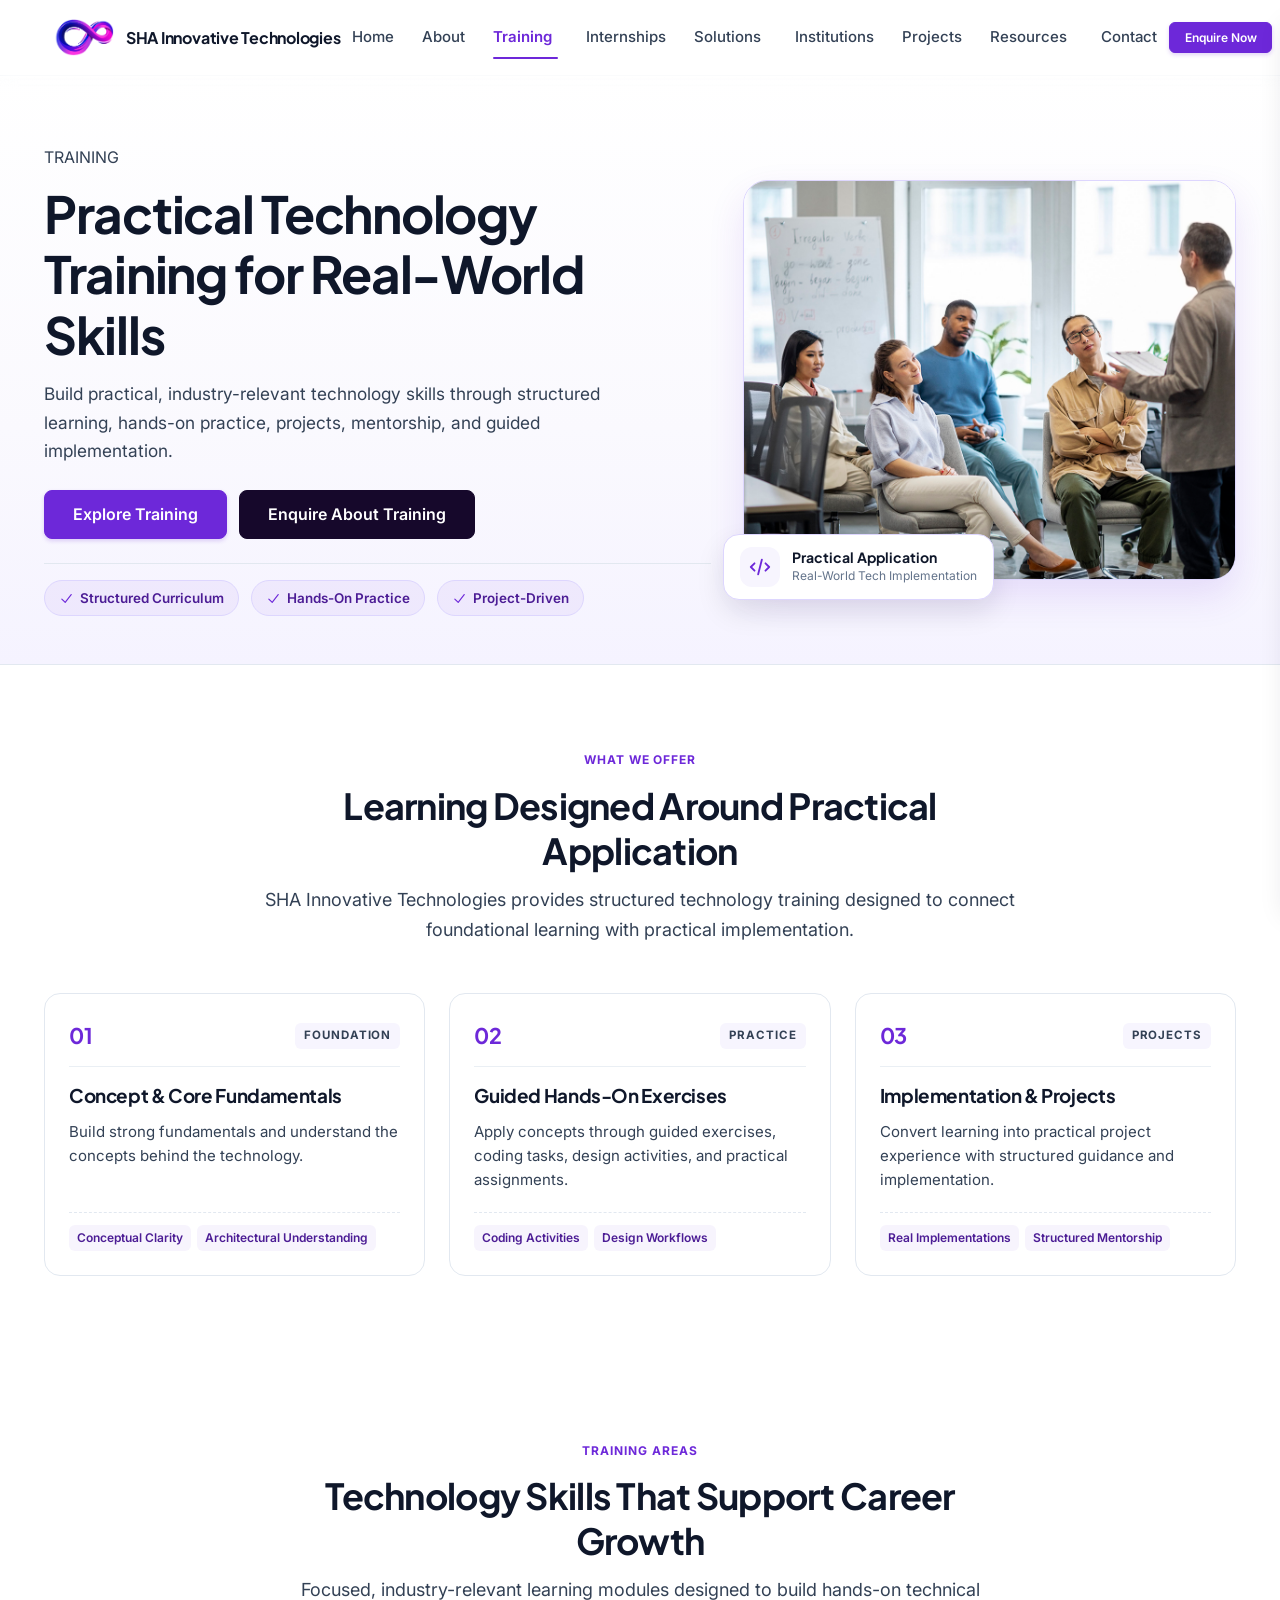
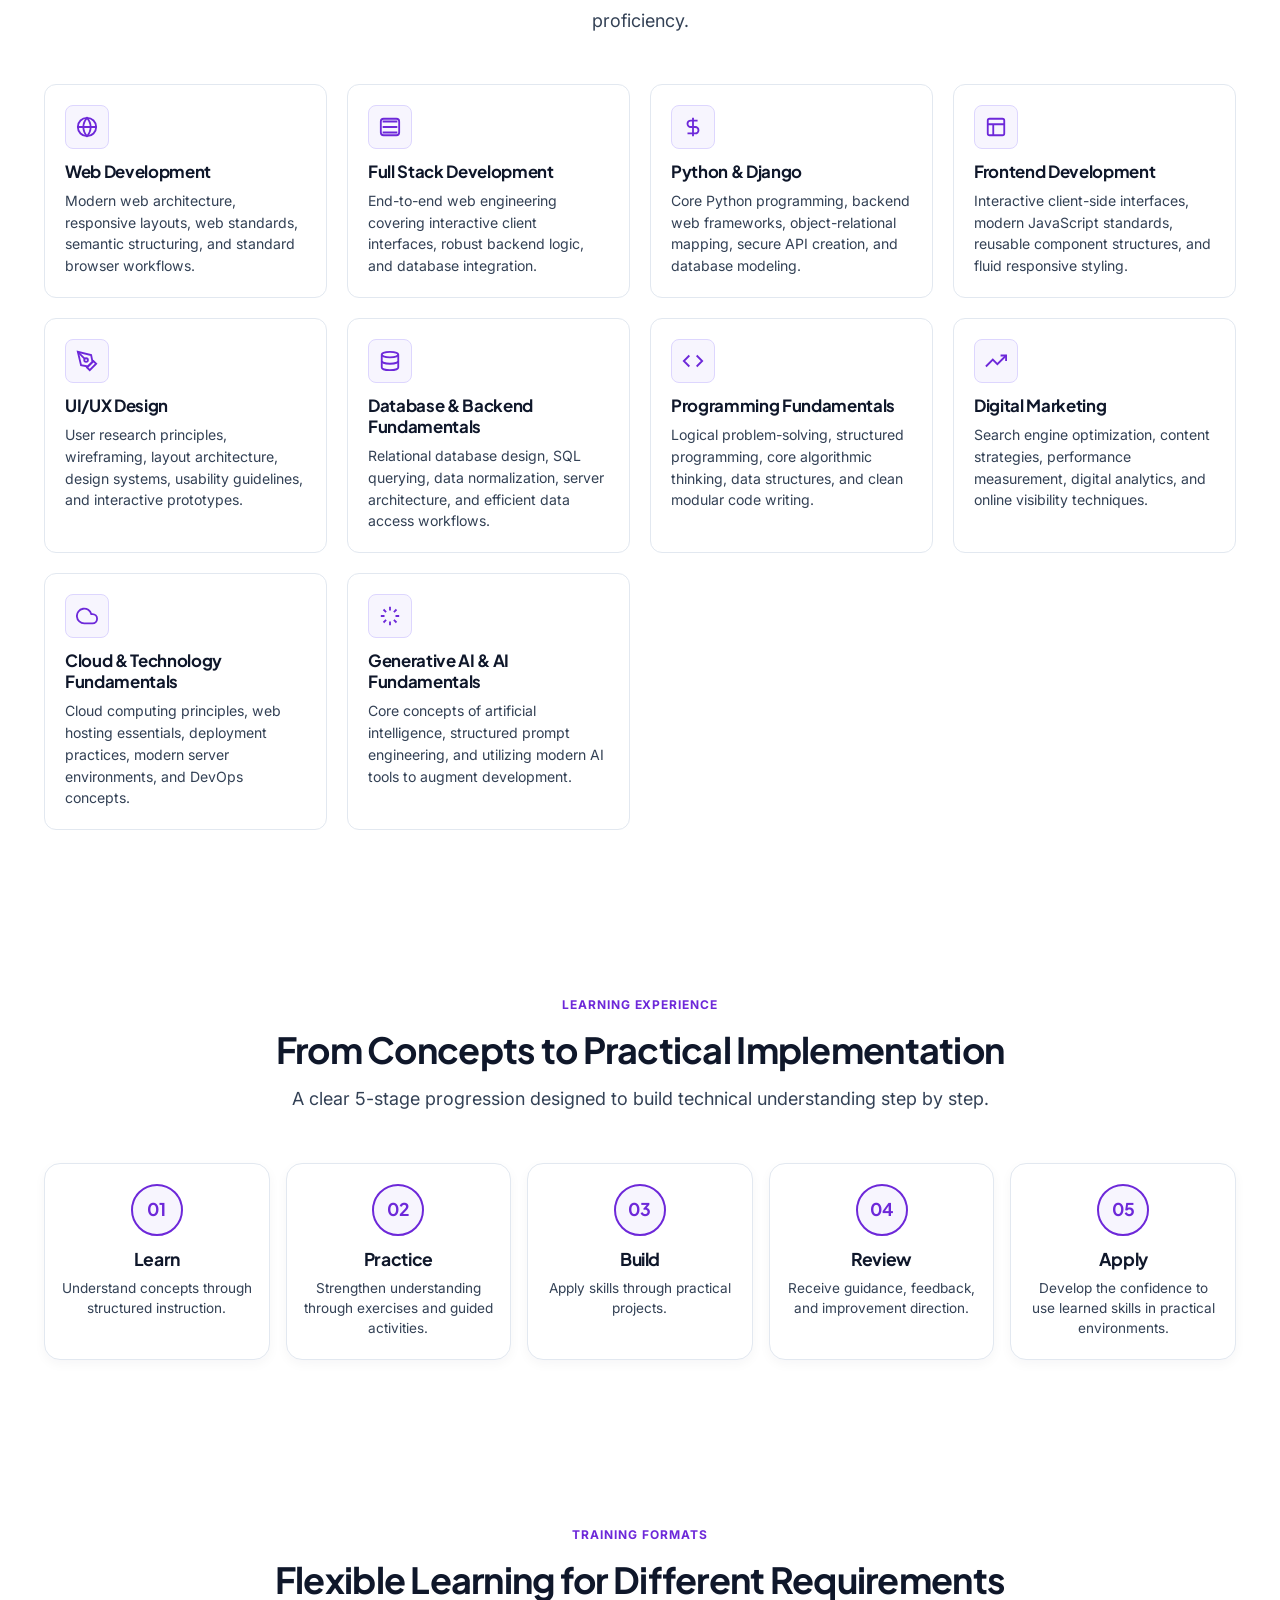
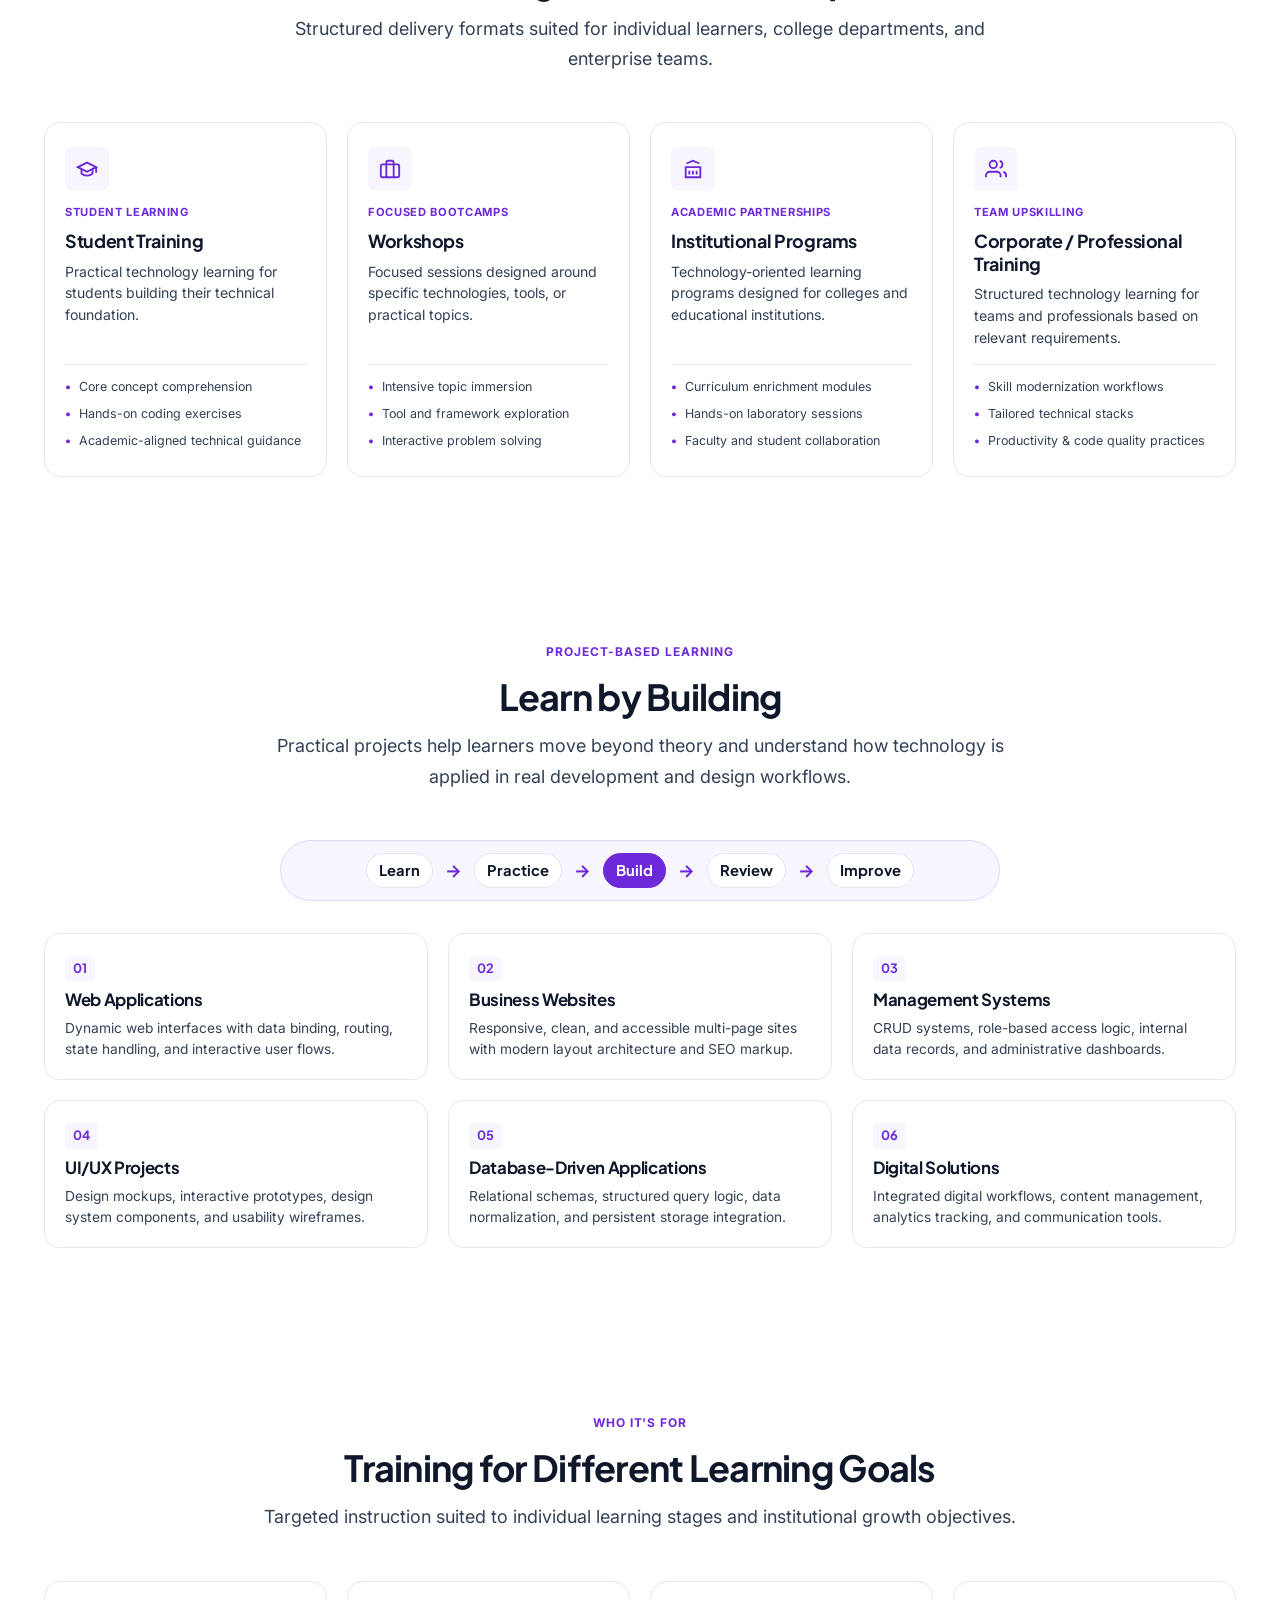
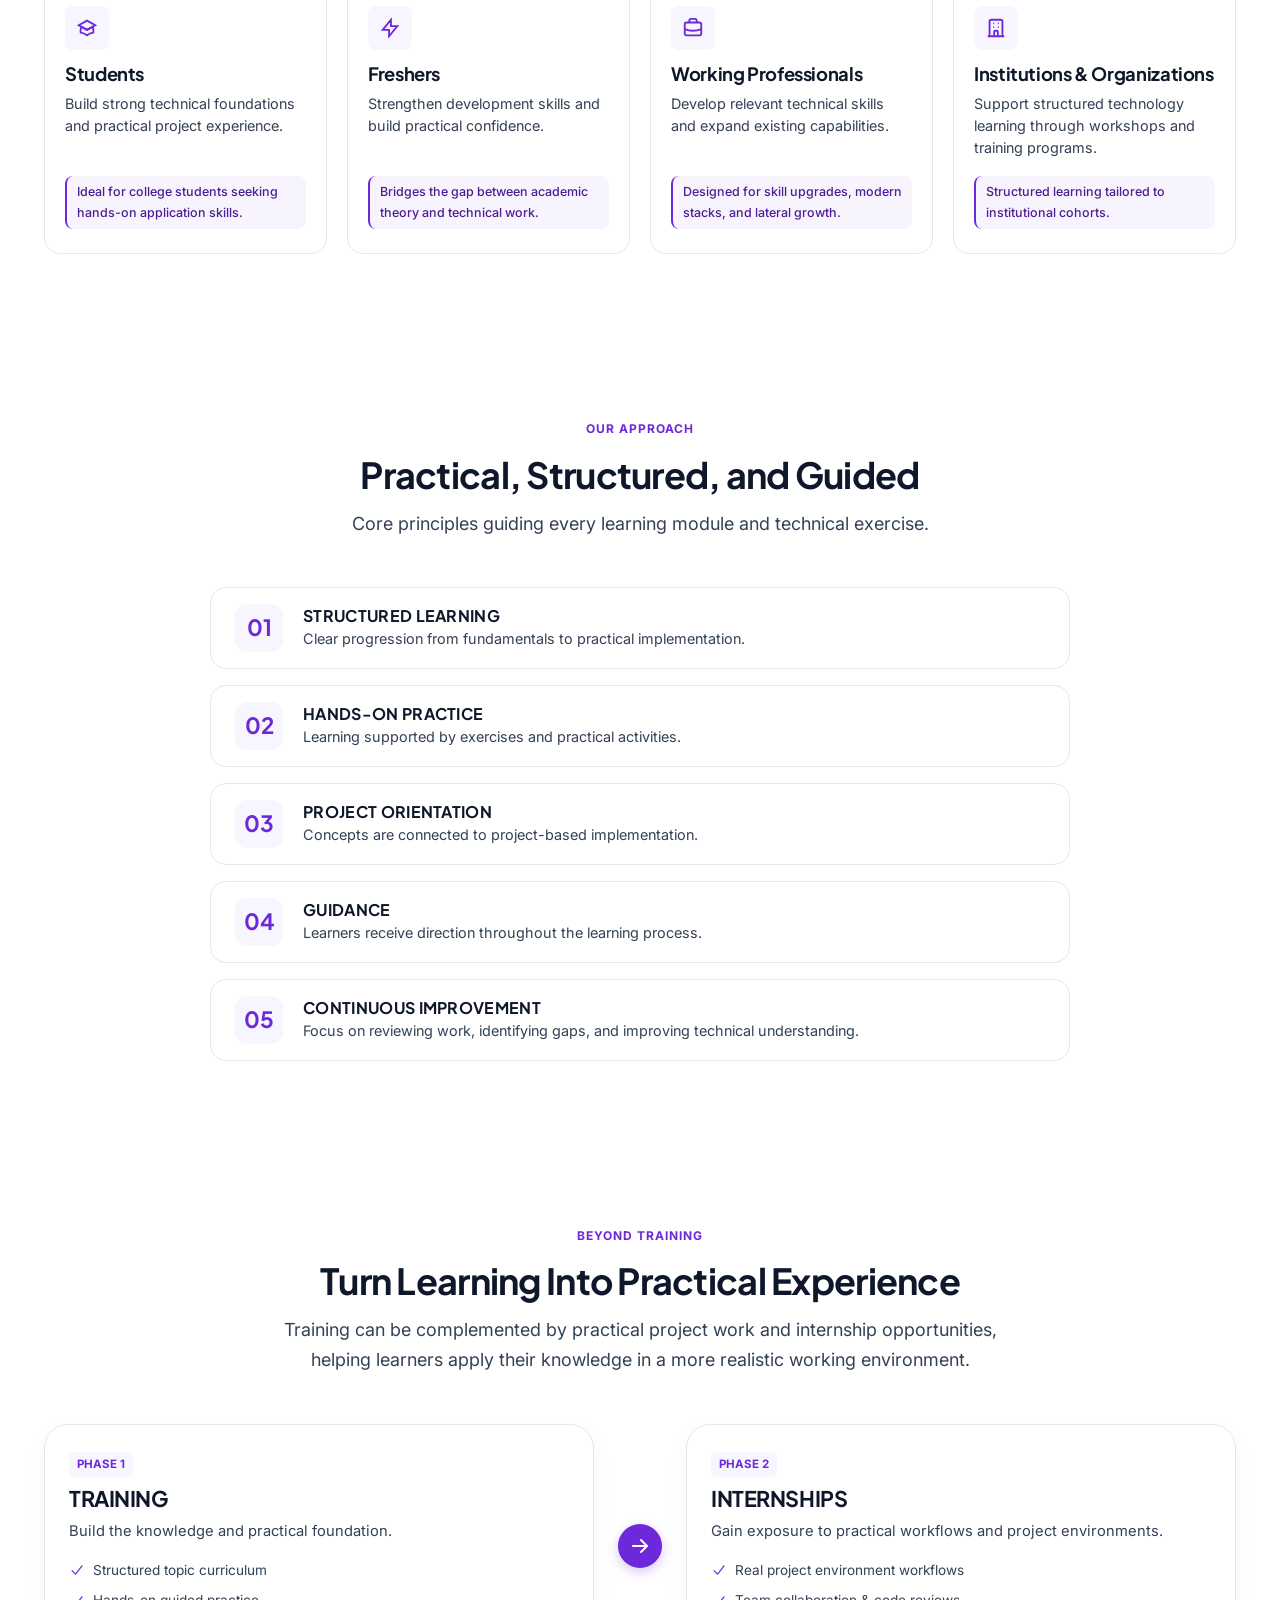
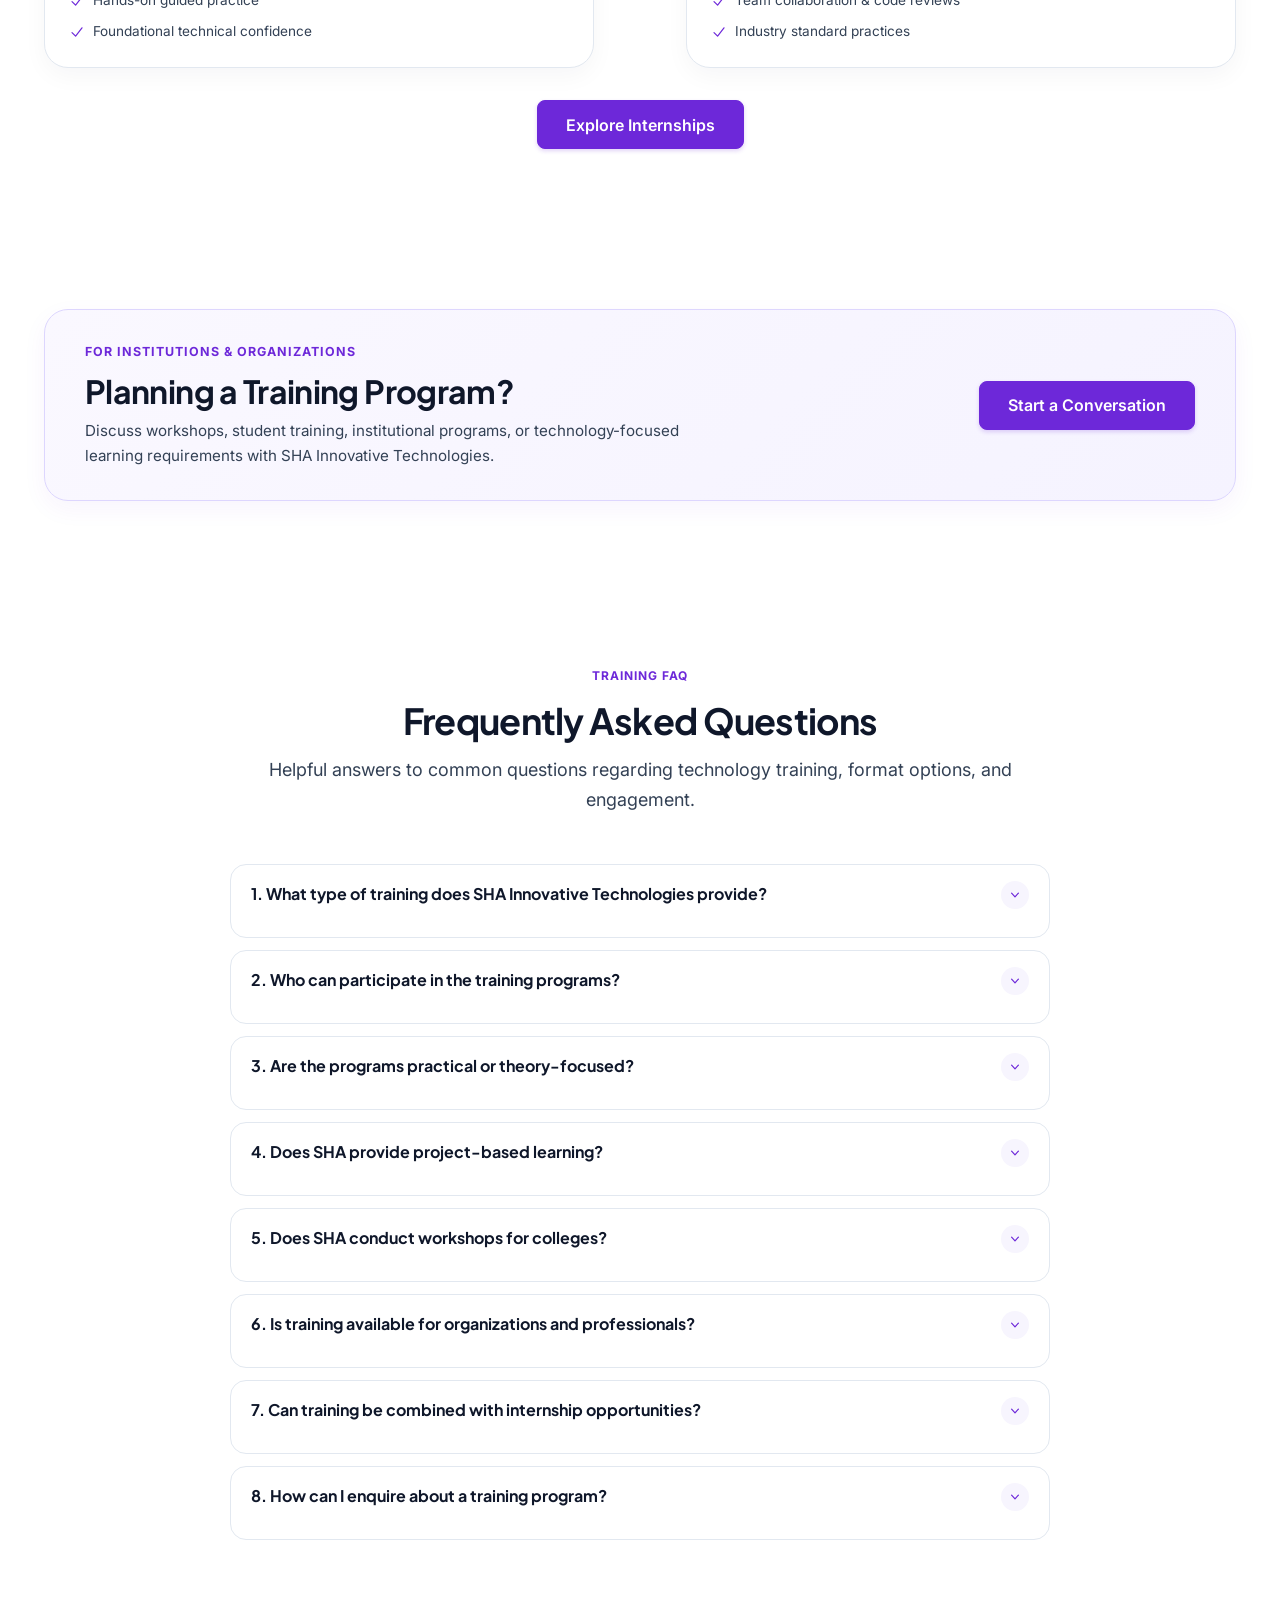
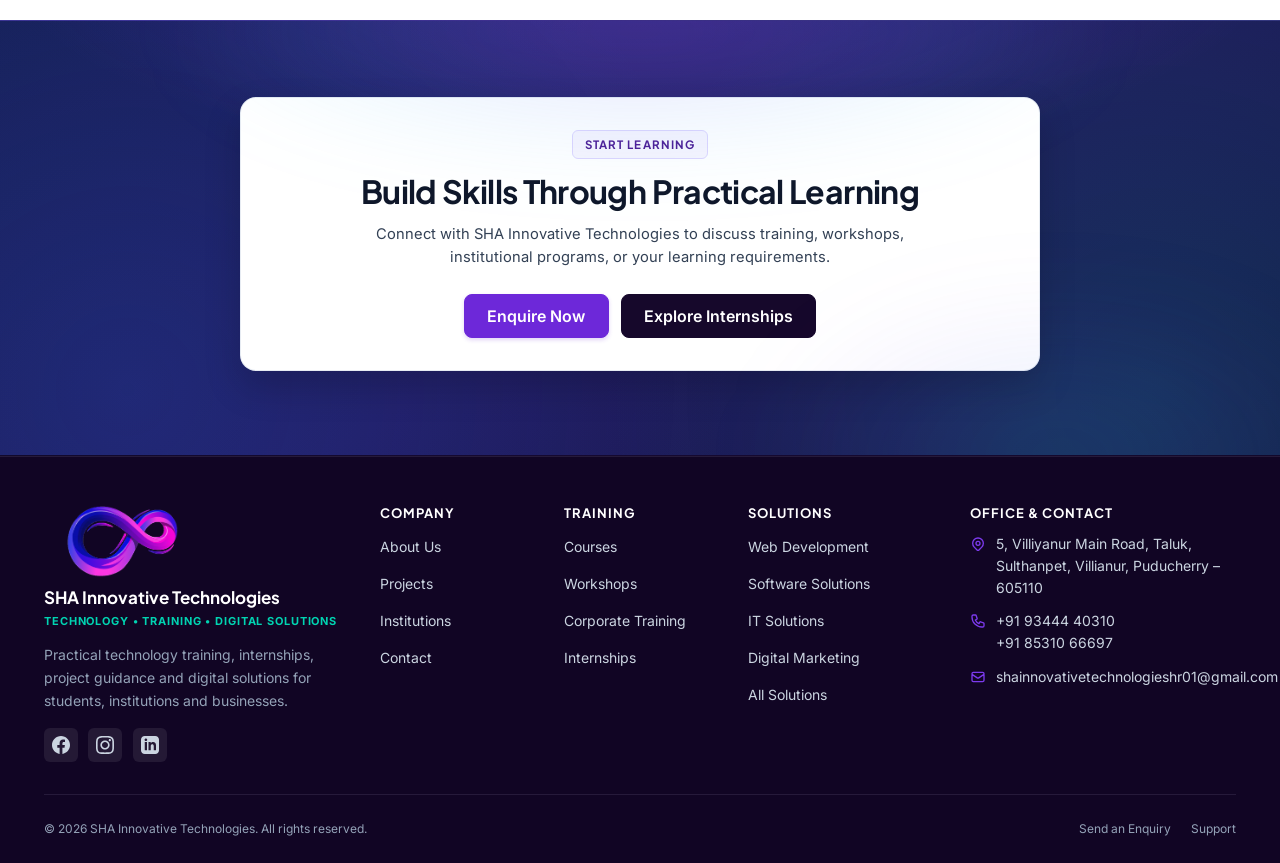
<file: training.html>
<!DOCTYPE html>
<html lang="en">

<head>
  <meta charset="UTF-8">
  <meta name="viewport" content="width=device-width, initial-scale=1.0">

  <!-- Primary SEO Metadata -->
  <title>Technology Training Programs | SHA Innovative Technologies</title>
  <meta name="description"
    content="Explore practical technology training in web development, Python, Django, UI/UX, databases, digital marketing and emerging technology fundamentals.">
  <meta name="keywords"
    content="Technology Training Puducherry, Web Development Training, Full Stack Training Pondicherry, Python Django Course, UI UX Design Training, Practical Project Learning, College Technical Workshops, Corporate IT Training">
  <meta name="author" content="SHA Innovative Technologies">
  <meta name="robots" content="index, follow">
  <link rel="canonical" href="https://shainnovativetechnologies.com/training.html">

  <!-- Open Graph / Social Metadata -->
  <meta property="og:type" content="website">
  <meta property="og:site_name" content="SHA Innovative Technologies">
  <meta property="og:title" content="Technology Training Programs | SHA Innovative Technologies">
  <meta property="og:description"
    content="Explore practical technology training in web development, Python, Django, UI/UX, databases, digital marketing and emerging technology fundamentals.">
  <meta property="og:url" content="https://shainnovativetechnologies.com/training.html">
  <meta property="og:image" content="https://shainnovativetechnologies.com/assets/images/people-learning.jpg">
  <meta property="og:image:width" content="1200">
  <meta property="og:image:height" content="800">
  <meta property="og:image:alt" content="Practical Technology Training at SHA Innovative Technologies">
  <meta property="og:locale" content="en_IN">

  <!-- Twitter Cards -->
  <meta name="twitter:card" content="summary_large_image">
  <meta name="twitter:title" content="Training | SHA Innovative Technologies">
  <meta name="twitter:description"
    content="Practical technology training, workshops, institutional programs, and project-based learning from SHA Innovative Technologies.">
  <meta name="twitter:image" content="https://shainnovativetechnologies.com/assets/images/people-learning.jpg">
  <meta name="twitter:image:alt" content="Technology Training at SHA Innovative Technologies">

  <!-- Favicon & Touch Icons -->
  <link rel="icon" type="image/png" sizes="32x32" href="assets/logos/sha-favicon-32x32.png?v=6">
  <link rel="icon" type="image/png" sizes="16x16" href="assets/logos/sha-favicon-16x16.png?v=6">
  <link rel="icon" type="image/png" sizes="512x512" href="assets/logos/sha-favicon.png?v=6">
  <link rel="apple-touch-icon" sizes="180x180" href="assets/logos/sha-apple-touch-icon.png?v=6">

  <!-- Core Stylesheets -->
  <link rel="stylesheet" href="css/style.css">
  <link rel="stylesheet" href="css/components.css">
  <link rel="stylesheet" href="css/responsive.css">

  <!-- Structured Data / JSON-LD -->
  <script type="application/ld+json">
  {
    "@context": "https://schema.org",
    "@graph": [
      {
        "@type": "WebPage",
        "@id": "https://shainnovativetechnologies.com/training.html#webpage",
        "url": "https://shainnovativetechnologies.com/training.html",
        "name": "Training | SHA Innovative Technologies",
        "description": "Practical technology training, workshops, institutional programs, and project-based learning from SHA Innovative Technologies.",
        "isPartOf": {
          "@id": "https://shainnovativetechnologies.com/#website"
        },
        "about": {
          "@id": "https://shainnovativetechnologies.com/#organization"
        },
        "inLanguage": "en-US"
      },
      {
        "@type": "BreadcrumbList",
        "@id": "https://shainnovativetechnologies.com/training.html#breadcrumb",
        "itemListElement": [
          {
            "@type": "ListItem",
            "position": 1,
            "name": "Home",
            "item": "https://shainnovativetechnologies.com/"
          },
          {
            "@type": "ListItem",
            "position": 2,
            "name": "Training",
            "item": "https://shainnovativetechnologies.com/training.html"
          }
        ]
      }
    ]
  }
  </script>
</head>

<body class="training-page">

  <!-- Accessible Skip Link -->
  <a href="#main-content" class="skip-to-main">Skip to main content</a>

  <!-- ========================================================================= -->
  <!-- 1. GLOBAL HEADER & NAVIGATION BAR                                        -->
  <!-- ========================================================================= -->
  <header class="site-header" id="header">
    <div class="container navbar">

      <!-- Brand Logo & Name -->
      <a href="index.html" class="nav-brand" aria-label="SHA Innovative Technologies - Home">
        <img src="assets/logos/sha-logo-transparent.png" alt="SHA Logo" class="nav-brand-img" width="38" height="38">
        <span class="nav-brand-title">SHA Innovative Technologies</span>
      </a>

      <!-- Desktop Navigation Menu -->
      <nav class="nav-menu" aria-label="Main Navigation">
        <div class="nav-item">
          <a href="index.html" class="nav-link">Home</a>
        </div>
        <div class="nav-item">
          <a href="about.html" class="nav-link">About</a>
        </div>

        <!-- Dropdown: Training (Active) -->
        <div class="nav-item nav-dropdown">
          <button class="nav-link dropdown-toggle active" aria-haspopup="true" aria-expanded="false" id="training-dropdown" aria-current="page">
            Training
            <svg class="nav-link-chevron" viewBox="0 0 20 20" fill="currentColor" aria-hidden="true">
              <path fill-rule="evenodd"
                d="M5.23 7.21a.75.75 0 011.06.02L10 11.168l3.71-3.938a.75.75 0 111.08 1.04l-4.25 4.5a.75.75 0 01-1.08 0l-4.25-4.5a.75.75 0 01.02-1.06z"
                clip-rule="evenodd" />
            </svg>
          </button>
          <div class="dropdown-menu" aria-labelledby="training-dropdown">
            <a href="training.html" class="dropdown-item">
              <span class="dropdown-item-title">All Training Areas</span>
              <span class="dropdown-item-desc">Full Stack, UI/UX, Cloud &amp; AI</span>
            </a>
            <a href="training.html#training-formats" class="dropdown-item">
              <span class="dropdown-item-title">Training Formats</span>
              <span class="dropdown-item-desc">Students, Workshops &amp; Institutions</span>
            </a>
            <a href="training.html#project-learning" class="dropdown-item">
              <span class="dropdown-item-title">Project-Based Learning</span>
              <span class="dropdown-item-desc">Hands-on application development</span>
            </a>
          </div>
        </div>

        <div class="nav-item">
          <a href="internships.html" class="nav-link">Internships</a>
        </div>

        <!-- Dropdown: Solutions -->
        <div class="nav-item nav-dropdown">
          <button class="nav-link dropdown-toggle" aria-haspopup="true" aria-expanded="false" id="solutions-dropdown">
            Solutions
            <svg class="nav-link-chevron" viewBox="0 0 20 20" fill="currentColor" aria-hidden="true">
              <path fill-rule="evenodd"
                d="M5.23 7.21a.75.75 0 011.06.02L10 11.168l3.71-3.938a.75.75 0 111.08 1.04l-4.25 4.5a.75.75 0 01-1.08 0l-4.25-4.5a.75.75 0 01.02-1.06z"
                clip-rule="evenodd" />
            </svg>
          </button>
          <div class="dropdown-menu" aria-labelledby="solutions-dropdown">
            <a href="solutions.html" class="dropdown-item">
              <span class="dropdown-item-title">All Solutions</span>
              <span class="dropdown-item-desc">Web, Software, IT &amp; Digital</span>
            </a>
            <a href="solutions.html#web-development" class="dropdown-item">
              <span class="dropdown-item-title">Web Development</span>
              <span class="dropdown-item-desc">Fast, responsive &amp; scalable web apps</span>
            </a>
            <a href="solutions.html#software-solutions" class="dropdown-item">
              <span class="dropdown-item-title">Software Solutions</span>
              <span class="dropdown-item-desc">Custom business workflow applications</span>
            </a>
            <a href="solutions.html#it-solutions" class="dropdown-item">
              <span class="dropdown-item-title">IT Solutions</span>
              <span class="dropdown-item-desc">Support, setup &amp; maintenance</span>
            </a>
            <a href="solutions.html#digital-marketing" class="dropdown-item">
              <span class="dropdown-item-title">Digital Marketing</span>
              <span class="dropdown-item-desc">SEO, content &amp; online presence</span>
            </a>
          </div>
        </div>

        <div class="nav-item">
          <a href="institutions.html" class="nav-link">Institutions</a>
        </div>
        <div class="nav-item">
          <a href="projects.html" class="nav-link">Projects</a>
        </div>

        <!-- Dropdown: Resources -->
        <div class="nav-item nav-dropdown">
          <button class="nav-link dropdown-toggle" aria-haspopup="true" aria-expanded="false" id="resources-dropdown">
            Resources
            <svg class="nav-link-chevron" viewBox="0 0 20 20" fill="currentColor" aria-hidden="true">
              <path fill-rule="evenodd"
                d="M5.23 7.21a.75.75 0 011.06.02L10 11.168l3.71-3.938a.75.75 0 111.08 1.04l-4.25 4.5a.75.75 0 01-1.08 0l-4.25-4.5a.75.75 0 01.02-1.06z"
                clip-rule="evenodd" />
            </svg>
          </button>
          <div class="dropdown-menu" aria-labelledby="resources-dropdown">
            <a href="resources.html#knowledge-library" class="dropdown-item">
              <span class="dropdown-item-title">Insights &amp; Articles</span>
              <span class="dropdown-item-desc">Tech trends and career guidance</span>
            </a>
            <a href="resources.html#resource-faq" class="dropdown-item">
              <span class="dropdown-item-title">FAQ</span>
              <span class="dropdown-item-desc">Common questions answered</span>
            </a>
            <a href="resources.html#career-paths" class="dropdown-item">
              <span class="dropdown-item-title">Career Paths</span>
              <span class="dropdown-item-desc">Technology roadmaps and learning</span>
            </a>
          </div>
        </div>

        <div class="nav-item">
          <a href="contact.html" class="nav-link">Contact</a>
        </div>
      </nav>

      <!-- Nav CTA & Mobile Hamburger -->
      <div class="nav-actions">
        <a href="index.html#enquiry" class="btn btn-primary btn-sm btn-desktop">Enquire Now</a>

        <button class="mobile-nav-toggle" aria-label="Toggle navigation menu" aria-expanded="false"
          aria-controls="mobile-nav-drawer">
          <span class="hamburger-icon" aria-hidden="true"></span>
        </button>
      </div>

    </div>
  </header>

  <!-- Mobile Overlay & Drawer -->
  <div class="mobile-overlay" aria-hidden="true"></div>
  <aside class="mobile-drawer" id="mobile-nav-drawer" aria-label="Mobile Navigation" aria-hidden="true">
    <div class="drawer-header">
      <a href="index.html" class="nav-brand" aria-label="SHA Innovative Technologies - Home">
        <img src="assets/logos/sha-logo-transparent.png" alt="SHA Logo" class="nav-brand-img"
          style="height: 32px; width: auto;">
        <span class="nav-brand-title">SHA Innovative Technologies</span>
      </a>
    </div>

    <nav class="drawer-nav">
      <a href="index.html" class="nav-link">Home</a>
      <a href="about.html" class="nav-link">About Us</a>
      <a href="training.html" class="nav-link active" aria-current="page">IT Training &amp; Courses</a>
      <a href="internships.html" class="nav-link">Internship Programs</a>
      <a href="solutions.html" class="nav-link">Technology Solutions</a>
      <a href="institutions.html" class="nav-link">College Partnerships</a>
      <a href="projects.html" class="nav-link">Project Guidance</a>
      <a href="resources.html" class="nav-link">Resources &amp; FAQ</a>
      <a href="contact.html" class="nav-link">Contact Us</a>
    </nav>

    <div class="drawer-footer">
      <a href="index.html#enquiry" class="btn btn-primary btn-block">Enquire Now</a>
    </div>
  </aside>

  <!-- Main Content Wrapper -->
  <main id="main-content">

    <!-- ========================================================================= -->
    <!-- 1. TRAINING HERO SECTION                                                  -->
    <!-- ========================================================================= -->
    <section class="training-hero-section" id="training-hero" aria-labelledby="training-hero-title">
      <div class="container">
        <div class="training-hero-grid">

          <!-- Left Column: Content -->
          <div class="training-hero-content">
            <div class="hero-badge">
              <span class="hero-badge-dot"></span>
              <span class="hero-badge-text">TRAINING</span>
            </div>

            <h1 class="training-hero-title" id="training-hero-title">
              Practical Technology Training for <span class="text-gradient">Real-World Skills</span>
            </h1>

            <p class="training-hero-desc">
              Build practical, industry-relevant technology skills through structured learning, hands-on practice, projects, mentorship, and guided implementation.
            </p>

            <div class="training-hero-actions">
              <a href="#training-areas" class="btn btn-primary btn-lg">Explore Training</a>
              <a href="index.html#enquiry" class="btn btn-secondary btn-lg">Enquire About Training</a>
            </div>

            <!-- Key Highlights Pill Badges -->
            <div class="training-hero-highlights" aria-label="Key Training Highlights">
              <div class="hero-pill">
                <svg class="hero-pill-icon" viewBox="0 0 20 20" fill="currentColor" aria-hidden="true">
                  <path fill-rule="evenodd" d="M16.704 4.153a.75.75 0 01.143 1.052l-8 10.5a.75.75 0 01-1.127.075l-4.5-4.5a.75.75 0 011.06-1.06l3.894 3.893 7.48-9.817a.75.75 0 011.05-.143z" clip-rule="evenodd" />
                </svg>
                <span>Structured Curriculum</span>
              </div>
              <div class="hero-pill">
                <svg class="hero-pill-icon" viewBox="0 0 20 20" fill="currentColor" aria-hidden="true">
                  <path fill-rule="evenodd" d="M16.704 4.153a.75.75 0 01.143 1.052l-8 10.5a.75.75 0 01-1.127.075l-4.5-4.5a.75.75 0 011.06-1.06l3.894 3.893 7.48-9.817a.75.75 0 011.05-.143z" clip-rule="evenodd" />
                </svg>
                <span>Hands-On Practice</span>
              </div>
              <div class="hero-pill">
                <svg class="hero-pill-icon" viewBox="0 0 20 20" fill="currentColor" aria-hidden="true">
                  <path fill-rule="evenodd" d="M16.704 4.153a.75.75 0 01.143 1.052l-8 10.5a.75.75 0 01-1.127.075l-4.5-4.5a.75.75 0 011.06-1.06l3.894 3.893 7.48-9.817a.75.75 0 011.05-.143z" clip-rule="evenodd" />
                </svg>
                <span>Project-Driven</span>
              </div>
            </div>
          </div>

          <!-- Right Column: Visual Frame -->
          <div class="training-hero-visual-col">
            <div class="training-hero-visual-wrap">
              <div class="training-hero-card-glow" aria-hidden="true"></div>
              <img src="assets/images/people-learning.jpg"
                alt="Learners engaged in practical technology training and collaborative exercises at SHA Innovative Technologies"
                class="training-hero-image"
                width="640"
                height="480">
              
              <!-- Floating Context Accent Badge -->
              <div class="training-hero-float-card" aria-hidden="true">
                <div class="float-card-icon">
                  <svg viewBox="0 0 24 24" fill="none" stroke="currentColor" stroke-width="2">
                    <path stroke-linecap="round" stroke-linejoin="round" d="M10 20l4-16m4 4l4 4-4 4M6 16l-4-4 4-4" />
                  </svg>
                </div>
                <div class="float-card-info">
                  <span class="float-card-title">Practical Application</span>
                  <span class="float-card-sub">Real-World Tech Implementation</span>
                </div>
              </div>
            </div>
          </div>

        </div>
      </div>
    </section>

    <!-- ========================================================================= -->
    <!-- 2. TRAINING OVERVIEW SECTION                                              -->
    <!-- ========================================================================= -->
    <section class="section training-overview-section" id="training-overview" aria-labelledby="overview-title">
      <div class="container">
        
        <header class="section-header text-center">
          <span class="section-eyebrow">WHAT WE OFFER</span>
          <h2 class="section-title" id="overview-title">Learning Designed Around Practical Application</h2>
          <p class="section-subtitle">
            SHA Innovative Technologies provides structured technology training designed to connect foundational learning with practical implementation.
          </p>
        </header>

        <div class="training-overview-grid">
          
          <!-- Block 01: Foundation -->
          <article class="overview-corporate-card">
            <div class="overview-card-header">
              <span class="overview-card-num">01</span>
              <span class="overview-card-tag">FOUNDATION</span>
            </div>
            <h3 class="overview-card-title">Concept &amp; Core Fundamentals</h3>
            <p class="overview-card-desc">
              Build strong fundamentals and understand the concepts behind the technology.
            </p>
            <div class="overview-card-footer">
              <span class="overview-feature-bullet">Conceptual Clarity</span>
              <span class="overview-feature-bullet">Architectural Understanding</span>
            </div>
          </article>

          <!-- Block 02: Practice -->
          <article class="overview-corporate-card">
            <div class="overview-card-header">
              <span class="overview-card-num">02</span>
              <span class="overview-card-tag">PRACTICE</span>
            </div>
            <h3 class="overview-card-title">Guided Hands-On Exercises</h3>
            <p class="overview-card-desc">
              Apply concepts through guided exercises, coding tasks, design activities, and practical assignments.
            </p>
            <div class="overview-card-footer">
              <span class="overview-feature-bullet">Coding Activities</span>
              <span class="overview-feature-bullet">Design Workflows</span>
            </div>
          </article>

          <!-- Block 03: Projects -->
          <article class="overview-corporate-card">
            <div class="overview-card-header">
              <span class="overview-card-num">03</span>
              <span class="overview-card-tag">PROJECTS</span>
            </div>
            <h3 class="overview-card-title">Implementation &amp; Projects</h3>
            <p class="overview-card-desc">
              Convert learning into practical project experience with structured guidance and implementation.
            </p>
            <div class="overview-card-footer">
              <span class="overview-feature-bullet">Real Implementations</span>
              <span class="overview-feature-bullet">Structured Mentorship</span>
            </div>
          </article>

        </div>
      </div>
    </section>

    <!-- ========================================================================= -->
    <!-- 3. TRAINING AREAS SECTION                                                 -->
    <!-- ========================================================================= -->
    <section class="section section-alt training-areas-section" id="training-areas" aria-labelledby="areas-title">
      <div class="container">

        <header class="section-header text-center">
          <span class="section-eyebrow">TRAINING AREAS</span>
          <h2 class="section-title" id="areas-title">Technology Skills That Support Career Growth</h2>
          <p class="section-subtitle">
            Focused, industry-relevant learning modules designed to build hands-on technical proficiency.
          </p>
        </header>

        <div class="training-areas-grid">

          <!-- 1. Web Development -->
          <article class="area-item-card">
            <div class="area-card-icon" aria-hidden="true">
              <svg viewBox="0 0 24 24" fill="none" stroke="currentColor" stroke-width="2">
                <circle cx="12" cy="12" r="10" />
                <path d="M2 12h20M12 2a15.3 15.3 0 014 10 15.3 15.3 0 01-4 10 15.3 15.3 0 01-4-10 15.3 15.3 0 014-10z" />
              </svg>
            </div>
            <h3 class="area-card-title">Web Development</h3>
            <p class="area-card-desc">
              Modern web architecture, responsive layouts, web standards, semantic structuring, and standard browser workflows.
            </p>
          </article>

          <!-- 2. Full Stack Development -->
          <article class="area-item-card">
            <div class="area-card-icon" aria-hidden="true">
              <svg viewBox="0 0 24 24" fill="none" stroke="currentColor" stroke-width="2">
                <path d="M4 6h16M4 12h16M4 18h16" />
                <rect x="2" y="3" width="20" height="18" rx="3" />
              </svg>
            </div>
            <h3 class="area-card-title">Full Stack Development</h3>
            <p class="area-card-desc">
              End-to-end web engineering covering interactive client interfaces, robust backend logic, and database integration.
            </p>
          </article>

          <!-- 3. Python & Django -->
          <article class="area-item-card">
            <div class="area-card-icon" aria-hidden="true">
              <svg viewBox="0 0 24 24" fill="none" stroke="currentColor" stroke-width="2">
                <path d="M12 2v20M17 5H9.5a3.5 3.5 0 000 7h5a3.5 3.5 0 010 7H6" />
              </svg>
            </div>
            <h3 class="area-card-title">Python &amp; Django</h3>
            <p class="area-card-desc">
              Core Python programming, backend web frameworks, object-relational mapping, secure API creation, and database modeling.
            </p>
          </article>

          <!-- 4. Frontend Development -->
          <article class="area-item-card">
            <div class="area-card-icon" aria-hidden="true">
              <svg viewBox="0 0 24 24" fill="none" stroke="currentColor" stroke-width="2">
                <rect x="3" y="3" width="18" height="18" rx="2" />
                <path d="M3 9h18M9 21V9" />
              </svg>
            </div>
            <h3 class="area-card-title">Frontend Development</h3>
            <p class="area-card-desc">
              Interactive client-side interfaces, modern JavaScript standards, reusable component structures, and fluid responsive styling.
            </p>
          </article>

          <!-- 5. UI/UX Design -->
          <article class="area-item-card">
            <div class="area-card-icon" aria-hidden="true">
              <svg viewBox="0 0 24 24" fill="none" stroke="currentColor" stroke-width="2">
                <path d="M12 19l7-7 3 3-7 7-3-3z" />
                <path d="M18 13l-1.5-7.5L2 2l3.5 14.5L13 18l5-5z" />
                <path d="M2 2l7.586 7.586" />
                <circle cx="11" cy="11" r="2" />
              </svg>
            </div>
            <h3 class="area-card-title">UI/UX Design</h3>
            <p class="area-card-desc">
              User research principles, wireframing, layout architecture, design systems, usability guidelines, and interactive prototypes.
            </p>
          </article>

          <!-- 6. Database & Backend Fundamentals -->
          <article class="area-item-card">
            <div class="area-card-icon" aria-hidden="true">
              <svg viewBox="0 0 24 24" fill="none" stroke="currentColor" stroke-width="2">
                <ellipse cx="12" cy="5" rx="9" ry="3" />
                <path d="M21 12c0 1.66-4 3-9 3s-9-1.34-9-3" />
                <path d="M3 5v14c0 1.66 4 3 9 3s9-1.34 9-3V5" />
              </svg>
            </div>
            <h3 class="area-card-title">Database &amp; Backend Fundamentals</h3>
            <p class="area-card-desc">
              Relational database design, SQL querying, data normalization, server architecture, and efficient data access workflows.
            </p>
          </article>

          <!-- 7. Programming Fundamentals -->
          <article class="area-item-card">
            <div class="area-card-icon" aria-hidden="true">
              <svg viewBox="0 0 24 24" fill="none" stroke="currentColor" stroke-width="2">
                <polyline points="16 18 22 12 16 6" />
                <polyline points="8 6 2 12 8 18" />
              </svg>
            </div>
            <h3 class="area-card-title">Programming Fundamentals</h3>
            <p class="area-card-desc">
              Logical problem-solving, structured programming, core algorithmic thinking, data structures, and clean modular code writing.
            </p>
          </article>

          <!-- 8. Digital Marketing -->
          <article class="area-item-card">
            <div class="area-card-icon" aria-hidden="true">
              <svg viewBox="0 0 24 24" fill="none" stroke="currentColor" stroke-width="2">
                <path d="M23 6l-9.5 9.5-5-5L1 18" />
                <path d="M17 6h6v6" />
              </svg>
            </div>
            <h3 class="area-card-title">Digital Marketing</h3>
            <p class="area-card-desc">
              Search engine optimization, content strategies, performance measurement, digital analytics, and online visibility techniques.
            </p>
          </article>

          <!-- 9. Cloud & Technology Fundamentals -->
          <article class="area-item-card">
            <div class="area-card-icon" aria-hidden="true">
              <svg viewBox="0 0 24 24" fill="none" stroke="currentColor" stroke-width="2">
                <path d="M18 10h-1.26A8 8 0 109 20h9a5 5 0 000-10z" />
              </svg>
            </div>
            <h3 class="area-card-title">Cloud &amp; Technology Fundamentals</h3>
            <p class="area-card-desc">
              Cloud computing principles, web hosting essentials, deployment practices, modern server environments, and DevOps concepts.
            </p>
          </article>

          <!-- 10. Generative AI & AI Fundamentals -->
          <article class="area-item-card">
            <div class="area-card-icon" aria-hidden="true">
              <svg viewBox="0 0 24 24" fill="none" stroke="currentColor" stroke-width="2">
                <path d="M12 2v4M12 18v4M4.93 4.93l2.83 2.83M16.24 16.24l2.83 2.83M2 12h4M18 12h4M4.93 19.07l2.83-2.83M16.24 7.76l2.83-2.83" />
              </svg>
            </div>
            <h3 class="area-card-title">Generative AI &amp; AI Fundamentals</h3>
            <p class="area-card-desc">
              Core concepts of artificial intelligence, structured prompt engineering, and utilizing modern AI tools to augment development.
            </p>
          </article>

        </div>
      </div>
    </section>

    <!-- ========================================================================= -->
    <!-- 4. LEARNING EXPERIENCE SECTION                                            -->
    <!-- ========================================================================= -->
    <section class="section learning-experience-section" id="learning-experience" aria-labelledby="experience-title">
      <div class="container">

        <header class="section-header text-center">
          <span class="section-eyebrow">LEARNING EXPERIENCE</span>
          <h2 class="section-title" id="experience-title">From Concepts to Practical Implementation</h2>
          <p class="section-subtitle">
            A clear 5-stage progression designed to build technical understanding step by step.
          </p>
        </header>

        <div class="learning-timeline-wrapper">
          <div class="learning-timeline-track" aria-hidden="true"></div>

          <div class="learning-timeline-grid">

            <!-- Step 01 -->
            <div class="learning-step-node">
              <div class="step-badge-circle">
                <span class="step-num">01</span>
              </div>
              <div class="step-content">
                <h3 class="step-title">Learn</h3>
                <p class="step-desc">Understand concepts through structured instruction.</p>
              </div>
            </div>

            <!-- Step 02 -->
            <div class="learning-step-node">
              <div class="step-badge-circle">
                <span class="step-num">02</span>
              </div>
              <div class="step-content">
                <h3 class="step-title">Practice</h3>
                <p class="step-desc">Strengthen understanding through exercises and guided activities.</p>
              </div>
            </div>

            <!-- Step 03 -->
            <div class="learning-step-node">
              <div class="step-badge-circle">
                <span class="step-num">03</span>
              </div>
              <div class="step-content">
                <h3 class="step-title">Build</h3>
                <p class="step-desc">Apply skills through practical projects.</p>
              </div>
            </div>

            <!-- Step 04 -->
            <div class="learning-step-node">
              <div class="step-badge-circle">
                <span class="step-num">04</span>
              </div>
              <div class="step-content">
                <h3 class="step-title">Review</h3>
                <p class="step-desc">Receive guidance, feedback, and improvement direction.</p>
              </div>
            </div>

            <!-- Step 05 -->
            <div class="learning-step-node">
              <div class="step-badge-circle">
                <span class="step-num">05</span>
              </div>
              <div class="step-content">
                <h3 class="step-title">Apply</h3>
                <p class="step-desc">Develop the confidence to use learned skills in practical environments.</p>
              </div>
            </div>

          </div>
        </div>

      </div>
    </section>

    <!-- ========================================================================= -->
    <!-- 5. TRAINING FORMATS SECTION                                               -->
    <!-- ========================================================================= -->
    <section class="section section-alt training-formats-section" id="training-formats" aria-labelledby="formats-title">
      <div class="container">

        <header class="section-header text-center">
          <span class="section-eyebrow">TRAINING FORMATS</span>
          <h2 class="section-title" id="formats-title">Flexible Learning for Different Requirements</h2>
          <p class="section-subtitle">
            Structured delivery formats suited for individual learners, college departments, and enterprise teams.
          </p>
        </header>

        <div class="training-formats-grid">

          <!-- Format 1: Student Training -->
          <article class="format-card">
            <div class="format-card-icon" aria-hidden="true">
              <svg viewBox="0 0 24 24" fill="none" stroke="currentColor" stroke-width="2">
                <path d="M22 10v6M2 10l10-5 10 5-10 5z" />
                <path d="M6 12v5c3 3 9 3 12 0v-5" />
              </svg>
            </div>
            <span class="format-tag">STUDENT LEARNING</span>
            <h3 class="format-card-title">Student Training</h3>
            <p class="format-card-desc">
              Practical technology learning for students building their technical foundation.
            </p>
            <ul class="format-points-list">
              <li>Core concept comprehension</li>
              <li>Hands-on coding exercises</li>
              <li>Academic-aligned technical guidance</li>
            </ul>
          </article>

          <!-- Format 2: Workshops -->
          <article class="format-card">
            <div class="format-card-icon" aria-hidden="true">
              <svg viewBox="0 0 24 24" fill="none" stroke="currentColor" stroke-width="2">
                <rect x="2" y="7" width="20" height="14" rx="2" ry="2" />
                <path d="M16 21V5a2 2 0 00-2-2h-4a2 2 0 00-2 2v16" />
              </svg>
            </div>
            <span class="format-tag">FOCUSED BOOTCAMPS</span>
            <h3 class="format-card-title">Workshops</h3>
            <p class="format-card-desc">
              Focused sessions designed around specific technologies, tools, or practical topics.
            </p>
            <ul class="format-points-list">
              <li>Intensive topic immersion</li>
              <li>Tool and framework exploration</li>
              <li>Interactive problem solving</li>
            </ul>
          </article>

          <!-- Format 3: Institutional Programs -->
          <article class="format-card">
            <div class="format-card-icon" aria-hidden="true">
              <svg viewBox="0 0 24 24" fill="none" stroke="currentColor" stroke-width="2">
                <path d="M3 21h18M3 10h18M5 6l7-3 7 3M4 10v11M20 10v11M8 14v4M12 14v4M16 14v4" />
              </svg>
            </div>
            <span class="format-tag">ACADEMIC PARTNERSHIPS</span>
            <h3 class="format-card-title">Institutional Programs</h3>
            <p class="format-card-desc">
              Technology-oriented learning programs designed for colleges and educational institutions.
            </p>
            <ul class="format-points-list">
              <li>Curriculum enrichment modules</li>
              <li>Hands-on laboratory sessions</li>
              <li>Faculty and student collaboration</li>
            </ul>
          </article>

          <!-- Format 4: Corporate / Professional Training -->
          <article class="format-card">
            <div class="format-card-icon" aria-hidden="true">
              <svg viewBox="0 0 24 24" fill="none" stroke="currentColor" stroke-width="2">
                <path d="M17 21v-2a4 4 0 00-4-4H5a4 4 0 00-4 4v2" />
                <circle cx="9" cy="7" r="4" />
                <path d="M23 21v-2a4 4 0 00-3-3.87" />
                <path d="M16 3.13a4 4 0 010 7.75" />
              </svg>
            </div>
            <span class="format-tag">TEAM UPSKILLING</span>
            <h3 class="format-card-title">Corporate / Professional Training</h3>
            <p class="format-card-desc">
              Structured technology learning for teams and professionals based on relevant requirements.
            </p>
            <ul class="format-points-list">
              <li>Skill modernization workflows</li>
              <li>Tailored technical stacks</li>
              <li>Productivity &amp; code quality practices</li>
            </ul>
          </article>

        </div>
      </div>
    </section>

    <!-- ========================================================================= -->
    <!-- 6. PRACTICAL PROJECT LEARNING SECTION                                     -->
    <!-- ========================================================================= -->
    <section class="section project-learning-section" id="project-learning" aria-labelledby="project-learning-title">
      <div class="container">

        <header class="section-header text-center">
          <span class="section-eyebrow">PROJECT-BASED LEARNING</span>
          <h2 class="section-title" id="project-learning-title">Learn by Building</h2>
          <p class="section-subtitle">
            Practical projects help learners move beyond theory and understand how technology is applied in real development and design workflows.
          </p>
        </header>

        <!-- Visual Loop Progression Bar -->
        <div class="project-loop-bar" aria-label="Project Learning Workflow">
          <div class="project-loop-item">
            <span class="project-loop-step">Learn</span>
          </div>
          <div class="project-loop-arrow" aria-hidden="true">→</div>
          <div class="project-loop-item">
            <span class="project-loop-step">Practice</span>
          </div>
          <div class="project-loop-arrow" aria-hidden="true">→</div>
          <div class="project-loop-item active">
            <span class="project-loop-step">Build</span>
          </div>
          <div class="project-loop-arrow" aria-hidden="true">→</div>
          <div class="project-loop-item">
            <span class="project-loop-step">Review</span>
          </div>
          <div class="project-loop-arrow" aria-hidden="true">→</div>
          <div class="project-loop-item">
            <span class="project-loop-step">Improve</span>
          </div>
        </div>

        <!-- Project Categories Grid -->
        <div class="project-categories-layout">
          <div class="project-categories-grid">

            <!-- Category 1 -->
            <div class="project-category-card">
              <div class="project-cat-badge">01</div>
              <h3 class="project-cat-title">Web Applications</h3>
              <p class="project-cat-desc">Dynamic web interfaces with data binding, routing, state handling, and interactive user flows.</p>
            </div>

            <!-- Category 2 -->
            <div class="project-category-card">
              <div class="project-cat-badge">02</div>
              <h3 class="project-cat-title">Business Websites</h3>
              <p class="project-cat-desc">Responsive, clean, and accessible multi-page sites with modern layout architecture and SEO markup.</p>
            </div>

            <!-- Category 3 -->
            <div class="project-category-card">
              <div class="project-cat-badge">03</div>
              <h3 class="project-cat-title">Management Systems</h3>
              <p class="project-cat-desc">CRUD systems, role-based access logic, internal data records, and administrative dashboards.</p>
            </div>

            <!-- Category 4 -->
            <div class="project-category-card">
              <div class="project-cat-badge">04</div>
              <h3 class="project-cat-title">UI/UX Projects</h3>
              <p class="project-cat-desc">Design mockups, interactive prototypes, design system components, and usability wireframes.</p>
            </div>

            <!-- Category 5 -->
            <div class="project-category-card">
              <div class="project-cat-badge">05</div>
              <h3 class="project-cat-title">Database-Driven Applications</h3>
              <p class="project-cat-desc">Relational schemas, structured query logic, data normalization, and persistent storage integration.</p>
            </div>

            <!-- Category 6 -->
            <div class="project-category-card">
              <div class="project-cat-badge">06</div>
              <h3 class="project-cat-title">Digital Solutions</h3>
              <p class="project-cat-desc">Integrated digital workflows, content management, analytics tracking, and communication tools.</p>
            </div>

          </div>
        </div>

      </div>
    </section>

    <!-- ========================================================================= -->
    <!-- 7. WHO CAN BENEFIT SECTION                                                -->
    <!-- ========================================================================= -->
    <section class="section section-alt who-benefit-section" id="who-can-benefit" aria-labelledby="who-title">
      <div class="container">

        <header class="section-header text-center">
          <span class="section-eyebrow">WHO IT'S FOR</span>
          <h2 class="section-title" id="who-title">Training for Different Learning Goals</h2>
          <p class="section-subtitle">
            Targeted instruction suited to individual learning stages and institutional growth objectives.
          </p>
        </header>

        <div class="who-benefit-grid">

          <!-- Audience 1: Students -->
          <article class="who-card">
            <div class="who-card-icon" aria-hidden="true">
              <svg viewBox="0 0 24 24" fill="none" stroke="currentColor" stroke-width="2">
                <path d="M12 14l9-5-9-5-9 5 9 5z" />
                <path d="M12 14l6.16-3.422a12.083 12.083 0 01.665 6.479A11.952 11.952 0 0012 20.055a11.952 11.952 0 00-6.824-2.998 12.078 12.078 0 01.665-6.479L12 14z" />
              </svg>
            </div>
            <h3 class="who-card-title">Students</h3>
            <p class="who-card-desc">
              Build strong technical foundations and practical project experience.
            </p>
            <div class="who-card-highlight">Ideal for college students seeking hands-on application skills.</div>
          </article>

          <!-- Audience 2: Freshers -->
          <article class="who-card">
            <div class="who-card-icon" aria-hidden="true">
              <svg viewBox="0 0 24 24" fill="none" stroke="currentColor" stroke-width="2">
                <path d="M13 10V3L4 14h7v7l9-11h-7z" />
              </svg>
            </div>
            <h3 class="who-card-title">Freshers</h3>
            <p class="who-card-desc">
              Strengthen development skills and build practical confidence.
            </p>
            <div class="who-card-highlight">Bridges the gap between academic theory and technical work.</div>
          </article>

          <!-- Audience 3: Working Professionals -->
          <article class="who-card">
            <div class="who-card-icon" aria-hidden="true">
              <svg viewBox="0 0 24 24" fill="none" stroke="currentColor" stroke-width="2">
                <path d="M21 13.255A23.931 23.931 0 0112 15c-3.183 0-6.22-.62-9-1.745M16 6V4a2 2 0 00-2-2h-4a2 2 0 00-2 2v2m4 6h.01M5 20h14a2 2 0 002-2V8a2 2 0 00-2-2H5a2 2 0 00-2 2v10a2 2 0 002 2z" />
              </svg>
            </div>
            <h3 class="who-card-title">Working Professionals</h3>
            <p class="who-card-desc">
              Develop relevant technical skills and expand existing capabilities.
            </p>
            <div class="who-card-highlight">Designed for skill upgrades, modern stacks, and lateral growth.</div>
          </article>

          <!-- Audience 4: Institutions & Organizations -->
          <article class="who-card">
            <div class="who-card-icon" aria-hidden="true">
              <svg viewBox="0 0 24 24" fill="none" stroke="currentColor" stroke-width="2">
                <path d="M19 21V5a2 2 0 00-2-2H7a2 2 0 00-2 2v16m14 0h2m-2 0h-5m-9 0H3m2 0h5M9 7h1m-1 4h1m4-4h1m-1 4h1m-5 10v-5a1 1 0 011-1h2a1 1 0 011 1v5m-4 0h4" />
              </svg>
            </div>
            <h3 class="who-card-title">Institutions &amp; Organizations</h3>
            <p class="who-card-desc">
              Support structured technology learning through workshops and training programs.
            </p>
            <div class="who-card-highlight">Structured learning tailored to institutional cohorts.</div>
          </article>

        </div>
      </div>
    </section>

    <!-- ========================================================================= -->
    <!-- 8. TRAINING APPROACH SECTION                                              -->
    <!-- ========================================================================= -->
    <section class="section training-approach-section" id="training-approach" aria-labelledby="approach-title">
      <div class="container">

        <header class="section-header text-center">
          <span class="section-eyebrow">OUR APPROACH</span>
          <h2 class="section-title" id="approach-title">Practical, Structured, and Guided</h2>
          <p class="section-subtitle">
            Core principles guiding every learning module and technical exercise.
          </p>
        </header>

        <div class="approach-principles-list">

          <!-- Principle 01 -->
          <div class="approach-principle-item">
            <div class="approach-item-index">01</div>
            <div class="approach-item-main">
              <h3 class="approach-item-title">STRUCTURED LEARNING</h3>
              <p class="approach-item-desc">
                Clear progression from fundamentals to practical implementation.
              </p>
            </div>
          </div>

          <!-- Principle 02 -->
          <div class="approach-principle-item">
            <div class="approach-item-index">02</div>
            <div class="approach-item-main">
              <h3 class="approach-item-title">HANDS-ON PRACTICE</h3>
              <p class="approach-item-desc">
                Learning supported by exercises and practical activities.
              </p>
            </div>
          </div>

          <!-- Principle 03 -->
          <div class="approach-principle-item">
            <div class="approach-item-index">03</div>
            <div class="approach-item-main">
              <h3 class="approach-item-title">PROJECT ORIENTATION</h3>
              <p class="approach-item-desc">
                Concepts are connected to project-based implementation.
              </p>
            </div>
          </div>

          <!-- Principle 04 -->
          <div class="approach-principle-item">
            <div class="approach-item-index">04</div>
            <div class="approach-item-main">
              <h3 class="approach-item-title">GUIDANCE</h3>
              <p class="approach-item-desc">
                Learners receive direction throughout the learning process.
              </p>
            </div>
          </div>

          <!-- Principle 05 -->
          <div class="approach-principle-item">
            <div class="approach-item-index">05</div>
            <div class="approach-item-main">
              <h3 class="approach-item-title">CONTINUOUS IMPROVEMENT</h3>
              <p class="approach-item-desc">
                Focus on reviewing work, identifying gaps, and improving technical understanding.
              </p>
            </div>
          </div>

        </div>

      </div>
    </section>

    <!-- ========================================================================= -->
    <!-- 9. TRAINING + INTERNSHIP CONNECTION SECTION                               -->
    <!-- ========================================================================= -->
    <section class="section section-alt internship-connection-section" id="internship-connection" aria-labelledby="connection-title">
      <div class="container">

        <header class="section-header text-center">
          <span class="section-eyebrow">BEYOND TRAINING</span>
          <h2 class="section-title" id="connection-title">Turn Learning Into Practical Experience</h2>
          <p class="section-subtitle">
            Training can be complemented by practical project work and internship opportunities, helping learners apply their knowledge in a more realistic working environment.
          </p>
        </header>

        <div class="connection-panels-wrapper">
          <div class="connection-panels-grid">

            <!-- Left Panel: Training -->
            <div class="connection-panel connection-panel-training">
              <div class="connection-panel-tag">PHASE 1</div>
              <h3 class="connection-panel-title">TRAINING</h3>
              <p class="connection-panel-desc">
                Build the knowledge and practical foundation.
              </p>
              <ul class="connection-features">
                <li>
                  <svg class="check-icon" viewBox="0 0 20 20" fill="currentColor"><path fill-rule="evenodd" d="M16.704 4.153a.75.75 0 01.143 1.052l-8 10.5a.75.75 0 01-1.127.075l-4.5-4.5a.75.75 0 011.06-1.06l3.894 3.893 7.48-9.817a.75.75 0 011.05-.143z" clip-rule="evenodd" /></svg>
                  Structured topic curriculum
                </li>
                <li>
                  <svg class="check-icon" viewBox="0 0 20 20" fill="currentColor"><path fill-rule="evenodd" d="M16.704 4.153a.75.75 0 01.143 1.052l-8 10.5a.75.75 0 01-1.127.075l-4.5-4.5a.75.75 0 011.06-1.06l3.894 3.893 7.48-9.817a.75.75 0 011.05-.143z" clip-rule="evenodd" /></svg>
                  Hands-on guided practice
                </li>
                <li>
                  <svg class="check-icon" viewBox="0 0 20 20" fill="currentColor"><path fill-rule="evenodd" d="M16.704 4.153a.75.75 0 01.143 1.052l-8 10.5a.75.75 0 01-1.127.075l-4.5-4.5a.75.75 0 011.06-1.06l3.894 3.893 7.48-9.817a.75.75 0 011.05-.143z" clip-rule="evenodd" /></svg>
                  Foundational technical confidence
                </li>
              </ul>
            </div>

            <!-- Connection Bridge Visual Element -->
            <div class="connection-bridge" aria-hidden="true">
              <div class="bridge-line"></div>
              <div class="bridge-badge">
                <svg viewBox="0 0 20 20" fill="currentColor">
                  <path fill-rule="evenodd" d="M10.293 3.293a1 1 0 011.414 0l6 6a1 1 0 010 1.414l-6 6a1 1 0 01-1.414-1.414L14.586 11H3a1 1 0 110-2h11.586l-4.293-4.293a1 1 0 010-1.414z" clip-rule="evenodd" />
                </svg>
              </div>
            </div>

            <!-- Right Panel: Internships -->
            <div class="connection-panel connection-panel-intern">
              <div class="connection-panel-tag">PHASE 2</div>
              <h3 class="connection-panel-title">INTERNSHIPS</h3>
              <p class="connection-panel-desc">
                Gain exposure to practical workflows and project environments.
              </p>
              <ul class="connection-features">
                <li>
                  <svg class="check-icon" viewBox="0 0 20 20" fill="currentColor"><path fill-rule="evenodd" d="M16.704 4.153a.75.75 0 01.143 1.052l-8 10.5a.75.75 0 01-1.127.075l-4.5-4.5a.75.75 0 011.06-1.06l3.894 3.893 7.48-9.817a.75.75 0 011.05-.143z" clip-rule="evenodd" /></svg>
                  Real project environment workflows
                </li>
                <li>
                  <svg class="check-icon" viewBox="0 0 20 20" fill="currentColor"><path fill-rule="evenodd" d="M16.704 4.153a.75.75 0 01.143 1.052l-8 10.5a.75.75 0 01-1.127.075l-4.5-4.5a.75.75 0 011.06-1.06l3.894 3.893 7.48-9.817a.75.75 0 011.05-.143z" clip-rule="evenodd" /></svg>
                  Team collaboration &amp; code reviews
                </li>
                <li>
                  <svg class="check-icon" viewBox="0 0 20 20" fill="currentColor"><path fill-rule="evenodd" d="M16.704 4.153a.75.75 0 01.143 1.052l-8 10.5a.75.75 0 01-1.127.075l-4.5-4.5a.75.75 0 011.06-1.06l3.894 3.893 7.48-9.817a.75.75 0 011.05-.143z" clip-rule="evenodd" /></svg>
                  Industry standard practices
                </li>
              </ul>
            </div>

          </div>

          <div class="connection-cta-wrapper">
            <a href="internships.html" class="btn btn-primary btn-lg">Explore Internships</a>
          </div>
        </div>

      </div>
    </section>

    <!-- ========================================================================= -->
    <!-- 10. INSTITUTIONAL TRAINING CTA SECTION                                    -->
    <!-- ========================================================================= -->
    <section class="section institutional-cta-section" id="institutional-cta" aria-labelledby="inst-cta-title">
      <div class="container">
        <div class="institutional-cta-card">

          <div class="inst-cta-content">
            <span class="inst-cta-eyebrow">FOR INSTITUTIONS &amp; ORGANIZATIONS</span>
            <h2 class="inst-cta-title" id="inst-cta-title">Planning a Training Program?</h2>
            <p class="inst-cta-desc">
              Discuss workshops, student training, institutional programs, or technology-focused learning requirements with SHA Innovative Technologies.
            </p>
          </div>

          <div class="inst-cta-action">
            <a href="contact.html" class="btn btn-primary btn-lg">Start a Conversation</a>
          </div>

        </div>
      </div>
    </section>

    <!-- ========================================================================= -->
    <!-- 11. FAQ SECTION                                                           -->
    <!-- ========================================================================= -->
    <section class="section section-alt training-faq-section" id="training-faq" aria-labelledby="faq-title">
      <div class="container">

        <header class="section-header text-center">
          <span class="section-eyebrow">TRAINING FAQ</span>
          <h2 class="section-title" id="faq-title">Frequently Asked Questions</h2>
          <p class="section-subtitle">
            Helpful answers to common questions regarding technology training, format options, and engagement.
          </p>
        </header>

        <div class="training-faq-container" role="region" aria-label="Training Frequently Asked Questions">

          <!-- FAQ Item 1 -->
          <div class="faq-accordion-item">
            <h3>
              <button type="button" class="faq-accordion-trigger" aria-expanded="false" aria-controls="faq-ans-1" id="faq-btn-1">
                <span class="faq-question-text">1. What type of training does SHA Innovative Technologies provide?</span>
                <span class="faq-icon-shape" aria-hidden="true">
                  <svg viewBox="0 0 20 20" fill="currentColor">
                    <path fill-rule="evenodd" d="M5.23 7.21a.75.75 0 011.06.02L10 11.168l3.71-3.938a.75.75 0 111.08 1.04l-4.25 4.5a.75.75 0 01-1.08 0l-4.25-4.5a.75.75 0 01.02-1.06z" clip-rule="evenodd" />
                  </svg>
                </span>
              </button>
            </h3>
            <div class="faq-accordion-panel" id="faq-ans-1" role="region" aria-labelledby="faq-btn-1" hidden>
              <div class="faq-panel-inner">
                <p>
                  SHA Innovative Technologies provides structured, hands-on training in core technology domains including Web Development, Full Stack Development, Python &amp; Django, Frontend Technologies, UI/UX Design, Database Fundamentals, Programming Concepts, Digital Marketing, Cloud Basics, and AI Fundamentals.
                </p>
              </div>
            </div>
          </div>

          <!-- FAQ Item 2 -->
          <div class="faq-accordion-item">
            <h3>
              <button type="button" class="faq-accordion-trigger" aria-expanded="false" aria-controls="faq-ans-2" id="faq-btn-2">
                <span class="faq-question-text">2. Who can participate in the training programs?</span>
                <span class="faq-icon-shape" aria-hidden="true">
                  <svg viewBox="0 0 20 20" fill="currentColor">
                    <path fill-rule="evenodd" d="M5.23 7.21a.75.75 0 011.06.02L10 11.168l3.71-3.938a.75.75 0 111.08 1.04l-4.25 4.5a.75.75 0 01-1.08 0l-4.25-4.5a.75.75 0 01.02-1.06z" clip-rule="evenodd" />
                  </svg>
                </span>
              </button>
            </h3>
            <div class="faq-accordion-panel" id="faq-ans-2" role="region" aria-labelledby="faq-btn-2" hidden>
              <div class="faq-panel-inner">
                <p>
                  Our training programs are designed for college students, recent graduates, entry-level professionals seeking to strengthen technical capabilities, as well as working professionals and institutional cohorts aiming to upskill in specific tools and frameworks.
                </p>
              </div>
            </div>
          </div>

          <!-- FAQ Item 3 -->
          <div class="faq-accordion-item">
            <h3>
              <button type="button" class="faq-accordion-trigger" aria-expanded="false" aria-controls="faq-ans-3" id="faq-btn-3">
                <span class="faq-question-text">3. Are the programs practical or theory-focused?</span>
                <span class="faq-icon-shape" aria-hidden="true">
                  <svg viewBox="0 0 20 20" fill="currentColor">
                    <path fill-rule="evenodd" d="M5.23 7.21a.75.75 0 011.06.02L10 11.168l3.71-3.938a.75.75 0 111.08 1.04l-4.25 4.5a.75.75 0 01-1.08 0l-4.25-4.5a.75.75 0 01.02-1.06z" clip-rule="evenodd" />
                  </svg>
                </span>
              </button>
            </h3>
            <div class="faq-accordion-panel" id="faq-ans-3" role="region" aria-labelledby="faq-btn-3" hidden>
              <div class="faq-panel-inner">
                <p>
                  The programs emphasize practical, application-oriented learning. While core foundational concepts are clearly explained, significant time is dedicated to guided coding exercises, hands-on tasks, and project implementation.
                </p>
              </div>
            </div>
          </div>

          <!-- FAQ Item 4 -->
          <div class="faq-accordion-item">
            <h3>
              <button type="button" class="faq-accordion-trigger" aria-expanded="false" aria-controls="faq-ans-4" id="faq-btn-4">
                <span class="faq-question-text">4. Does SHA provide project-based learning?</span>
                <span class="faq-icon-shape" aria-hidden="true">
                  <svg viewBox="0 0 20 20" fill="currentColor">
                    <path fill-rule="evenodd" d="M5.23 7.21a.75.75 0 011.06.02L10 11.168l3.71-3.938a.75.75 0 111.08 1.04l-4.25 4.5a.75.75 0 01-1.08 0l-4.25-4.5a.75.75 0 01.02-1.06z" clip-rule="evenodd" />
                  </svg>
                </span>
              </button>
            </h3>
            <div class="faq-accordion-panel" id="faq-ans-4" role="region" aria-labelledby="faq-btn-4" hidden>
              <div class="faq-panel-inner">
                <p>
                  Yes. Project work is an integral part of the learning methodology. Learners build functional web applications, UI/UX designs, or software modules under structured guidance to ensure real-world readiness.
                </p>
              </div>
            </div>
          </div>

          <!-- FAQ Item 5 -->
          <div class="faq-accordion-item">
            <h3>
              <button type="button" class="faq-accordion-trigger" aria-expanded="false" aria-controls="faq-ans-5" id="faq-btn-5">
                <span class="faq-question-text">5. Does SHA conduct workshops for colleges?</span>
                <span class="faq-icon-shape" aria-hidden="true">
                  <svg viewBox="0 0 20 20" fill="currentColor">
                    <path fill-rule="evenodd" d="M5.23 7.21a.75.75 0 011.06.02L10 11.168l3.71-3.938a.75.75 0 111.08 1.04l-4.25 4.5a.75.75 0 01-1.08 0l-4.25-4.5a.75.75 0 01.02-1.06z" clip-rule="evenodd" />
                  </svg>
                </span>
              </button>
            </h3>
            <div class="faq-accordion-panel" id="faq-ans-5" role="region" aria-labelledby="faq-btn-5" hidden>
              <div class="faq-panel-inner">
                <p>
                  Yes. SHA conducts focused technical workshops and institutional bootcamps tailored to college departments, covering practical development topics and hands-on skill enhancement.
                </p>
              </div>
            </div>
          </div>

          <!-- FAQ Item 6 -->
          <div class="faq-accordion-item">
            <h3>
              <button type="button" class="faq-accordion-trigger" aria-expanded="false" aria-controls="faq-ans-6" id="faq-btn-6">
                <span class="faq-question-text">6. Is training available for organizations and professionals?</span>
                <span class="faq-icon-shape" aria-hidden="true">
                  <svg viewBox="0 0 20 20" fill="currentColor">
                    <path fill-rule="evenodd" d="M5.23 7.21a.75.75 0 011.06.02L10 11.168l3.71-3.938a.75.75 0 111.08 1.04l-4.25 4.5a.75.75 0 01-1.08 0l-4.25-4.5a.75.75 0 01.02-1.06z" clip-rule="evenodd" />
                  </svg>
                </span>
              </button>
            </h3>
            <div class="faq-accordion-panel" id="faq-ans-6" role="region" aria-labelledby="faq-btn-6" hidden>
              <div class="faq-panel-inner">
                <p>
                  Yes. We offer structured technical upskilling modules for working professionals and corporate teams focused on specific stacks, development workflows, or modern engineering tools.
                </p>
              </div>
            </div>
          </div>

          <!-- FAQ Item 7 -->
          <div class="faq-accordion-item">
            <h3>
              <button type="button" class="faq-accordion-trigger" aria-expanded="false" aria-controls="faq-ans-7" id="faq-btn-7">
                <span class="faq-question-text">7. Can training be combined with internship opportunities?</span>
                <span class="faq-icon-shape" aria-hidden="true">
                  <svg viewBox="0 0 20 20" fill="currentColor">
                    <path fill-rule="evenodd" d="M5.23 7.21a.75.75 0 011.06.02L10 11.168l3.71-3.938a.75.75 0 111.08 1.04l-4.25 4.5a.75.75 0 01-1.08 0l-4.25-4.5a.75.75 0 01.02-1.06z" clip-rule="evenodd" />
                  </svg>
                </span>
              </button>
            </h3>
            <div class="faq-accordion-panel" id="faq-ans-7" role="region" aria-labelledby="faq-btn-7" hidden>
              <div class="faq-panel-inner">
                <p>
                  Yes. Training can be complemented by practical project work and internship programs, allowing learners to apply their acquired knowledge in structured, real-world project settings.
                </p>
              </div>
            </div>
          </div>

          <!-- FAQ Item 8 -->
          <div class="faq-accordion-item">
            <h3>
              <button type="button" class="faq-accordion-trigger" aria-expanded="false" aria-controls="faq-ans-8" id="faq-btn-8">
                <span class="faq-question-text">8. How can I enquire about a training program?</span>
                <span class="faq-icon-shape" aria-hidden="true">
                  <svg viewBox="0 0 20 20" fill="currentColor">
                    <path fill-rule="evenodd" d="M5.23 7.21a.75.75 0 011.06.02L10 11.168l3.71-3.938a.75.75 0 111.08 1.04l-4.25 4.5a.75.75 0 01-1.08 0l-4.25-4.5a.75.75 0 01.02-1.06z" clip-rule="evenodd" />
                  </svg>
                </span>
              </button>
            </h3>
            <div class="faq-accordion-panel" id="faq-ans-8" role="region" aria-labelledby="faq-btn-8" hidden>
              <div class="faq-panel-inner">
                <p>
                  You can submit an enquiry through our website's contact form, reach out via email at <a href="mailto:shainnovativetechnologieshr01@gmail.com" class="faq-text-link">shainnovativetechnologieshr01@gmail.com</a>, or call our office at <a href="tel:+919344440310" class="faq-text-link">+91 93444 40310</a> to discuss your specific requirements.
                </p>
              </div>
            </div>
          </div>

        </div>

      </div>
    </section>

    <!-- ========================================================================= -->
    <!-- 12. FINAL CTA SECTION                                                     -->
    <!-- ========================================================================= -->
    <section class="section final-cta-section" id="final-cta" aria-labelledby="final-cta-title">
      <div class="container">
        <div class="training-final-cta-card">

          <span class="final-cta-eyebrow">START LEARNING</span>

          <h2 class="final-cta-title" id="final-cta-title">Build Skills Through Practical Learning</h2>

          <p class="final-cta-desc">
            Connect with SHA Innovative Technologies to discuss training, workshops, institutional programs, or your learning requirements.
          </p>

          <div class="final-cta-actions">
            <a href="index.html#enquiry" class="btn btn-primary btn-lg">Enquire Now</a>
            <a href="internships.html" class="btn btn-secondary btn-lg">Explore Internships</a>
          </div>

        </div>
      </div>
    </section>

  </main>

  <!-- ========================================================================= -->
  <!-- ========================================================================= -->
  <!-- GLOBAL FOOTER COMPONENT                                                   -->
  <!-- ========================================================================= -->
  <footer class="site-footer" id="footer">
    <div class="container">

      <div class="footer-grid">

        <!-- Column 1: Company Overview & Brand -->
        <div class="footer-col footer-col-brand">
          <a href="index.html" class="footer-brand-lockup" aria-label="SHA Innovative Technologies - Home">
            <img src="assets/logos/sha-logo-transparent.png" alt="SHA Innovative Technologies" class="footer-logo"
              width="140" height="76" loading="lazy">
            <span class="footer-brand-title">SHA Innovative Technologies</span>
          </a>
          <span class="footer-brand-tagline">Technology &bull; Training &bull; Digital Solutions</span>
          <p class="footer-desc">
            Practical technology training, internships, project guidance and digital solutions for students, institutions and businesses.
          </p>
          <div class="footer-social-list">
            <a href="https://www.facebook.com/share/17Md22dK8K/" target="_blank" rel="noopener noreferrer"
              class="footer-social-link" aria-label="Facebook">
              <svg width="18" height="18" fill="currentColor" viewBox="0 0 24 24"><path d="M24 12.073c0-6.627-5.373-12-12-12s-12 5.373-12 12c0 5.99 4.388 10.954 10.125 11.854v-8.385H7.078v-3.47h3.047V9.43c0-3.007 1.792-4.669 4.533-4.669 1.312 0 2.686.235 2.686.235v2.953H15.83c-1.491 0-1.956.925-1.956 1.874v2.25h3.328l-.532 3.47h-2.796v8.385C19.612 23.027 24 18.062 24 12.073z"/></svg>
            </a>
            <a href="https://www.instagram.com/sha_innovativetech?igsh=OXJnZnd2NTBjM3Zj" target="_blank"
              rel="noopener noreferrer" class="footer-social-link" aria-label="Instagram">
              <svg width="18" height="18" fill="currentColor" viewBox="0 0 24 24"><path d="M12 2.163c3.204 0 3.584.012 4.85.07 3.252.148 4.771 1.691 4.919 4.919.058 1.265.069 1.645.069 4.849 0 3.205-.012 3.584-.069 4.849-.149 3.225-1.664 4.771-4.919 4.919-1.266.058-1.644.07-4.85.07-3.204 0-3.584-.012-4.849-.07-3.26-.149-4.771-1.699-4.919-4.92-.058-1.265-.07-1.644-.07-4.849 0-3.204.013-3.583.07-4.849.149-3.227 1.664-4.771 4.919-4.919 1.266-.057 1.645-.069 4.849-.069zm0-2.163c-3.259 0-3.667.014-4.947.072-4.358.2-6.78 2.618-6.98 6.98-.059 1.281-.073 1.689-.073 4.948 0 3.259.014 3.668.072 4.948.2 4.358 2.618 6.78 6.98 6.98 1.281.058 1.689.072 4.948.072 3.259 0 3.668-.014 4.948-.072 4.354-.2 6.782-2.618 6.979-6.98.059-1.28.073-1.689.073-4.948 0-3.259-.014-3.667-.072-4.947-.196-4.354-2.617-6.78-6.979-6.98-1.281-.059-1.69-.073-4.949-.073zm0 5.838c-3.403 0-6.162 2.759-6.162 6.162s2.759 6.163 6.162 6.163 6.162-2.759 6.162-6.163c0-3.403-2.759-6.162-6.162-6.162zm0 10.162c-2.209 0-4-1.79-4-4 0-2.209 1.791-4 4-4s4 1.791 4 4c0 2.21-1.791 4-4 4zm6.406-11.845c-.796 0-1.441.645-1.441 1.44s.645 1.44 1.441 1.44c.795 0 1.439-.645 1.439-1.44s-.644-1.44-1.439-1.44z"/></svg>
            </a>
            <a href="http://www.linkedin.com/in/sha-innovative-technologies-82b023378" target="_blank"
              rel="noopener noreferrer" class="footer-social-link" aria-label="LinkedIn">
              <svg width="18" height="18" fill="currentColor" viewBox="0 0 24 24"><path d="M19 0h-14c-2.761 0-5 2.239-5 5v14c0 2.761 2.239 5 5 5h14c2.762 0 5-2.239 5-5v-14c0-2.761-2.238-5-5-5zm-11 19h-3v-11h3v11zm-1.5-12.268c-.966 0-1.75-.79-1.75-1.764s.784-1.764 1.75-1.764 1.75.79 1.75 1.764-.783 1.764-1.75 1.764zm13.5 12.268h-3v-5.604c0-3.368-4-3.113-4 0v5.604h-3v-11h3v1.765c1.396-2.586 7-2.777 7 2.476v6.759z"/></svg>
            </a>
          </div>
        </div>

        <!-- Column 2: Company -->
        <div class="footer-col">
          <h4 class="footer-col-title">Company</h4>
          <ul class="footer-links-list">
            <li><a href="about.html" class="footer-link">About Us</a></li>
            <li><a href="projects.html" class="footer-link">Projects</a></li>
            <li><a href="institutions.html" class="footer-link">Institutions</a></li>
            <li><a href="contact.html" class="footer-link">Contact</a></li>
          </ul>
        </div>

        <!-- Column 3: Training -->
        <div class="footer-col">
          <h4 class="footer-col-title">Training</h4>
          <ul class="footer-links-list">
            <li><a href="training.html" class="footer-link">Courses</a></li>
            <li><a href="institutions.html" class="footer-link">Workshops</a></li>
            <li><a href="solutions.html" class="footer-link">Corporate Training</a></li>
            <li><a href="internships.html" class="footer-link">Internships</a></li>
          </ul>
        </div>

        <!-- Column 4: Solutions -->
        <div class="footer-col">
          <h4 class="footer-col-title">Solutions</h4>
          <ul class="footer-links-list">
            <li><a href="solutions.html#web-development" class="footer-link">Web Development</a></li>
            <li><a href="solutions.html#software-solutions" class="footer-link">Software Solutions</a></li>
            <li><a href="solutions.html#it-solutions" class="footer-link">IT Solutions</a></li>
            <li><a href="solutions.html#digital-marketing" class="footer-link">Digital Marketing</a></li>
            <li><a href="solutions.html" class="footer-link">All Solutions</a></li>
          </ul>
        </div>

        <!-- Column 5: Office & Contact -->
        <div class="footer-col footer-col-contact">
          <h4 class="footer-col-title">Office &amp; Contact</h4>
          <ul class="footer-contact-list">
            <li class="footer-contact-item">
              <svg class="footer-contact-icon" fill="none" viewBox="0 0 24 24" stroke="currentColor" aria-hidden="true">
                <path stroke-linecap="round" stroke-linejoin="round" stroke-width="2"
                  d="M17.657 16.657L13.414 20.9a1.998 1.998 0 01-2.827 0l-4.244-4.243a8 8 0 1111.314 0z" />
                <path stroke-linecap="round" stroke-linejoin="round" stroke-width="2"
                  d="M15 11a3 3 0 11-6 0 3 3 0 016 0z" />
              </svg>
              <span>5, Villiyanur Main Road, Taluk, Sulthanpet, Villianur, Puducherry – 605110</span>
            </li>
            <li class="footer-contact-item">
              <svg class="footer-contact-icon" fill="none" viewBox="0 0 24 24" stroke="currentColor" aria-hidden="true">
                <path stroke-linecap="round" stroke-linejoin="round" stroke-width="2"
                  d="M3 5a2 2 0 012-2h3.28a1 1 0 01.948.684l1.498 4.493a1 1 0 01-.502 1.21l-2.257 1.13a11.042 11.042 0 005.516 5.516l1.13-2.257a1 1 0 011.21-.502l4.493 1.498a1 1 0 01.684.949V19a2 2 0 01-2 2h-1C9.716 21 3 14.284 3 6V5z" />
              </svg>
              <div>
                <a href="tel:+919344440310" class="footer-contact-link">+91 93444 40310</a><br>
                <a href="tel:+918531066697" class="footer-contact-link">+91 85310 66697</a>
              </div>
            </li>
            <li class="footer-contact-item">
              <svg class="footer-contact-icon" fill="none" viewBox="0 0 24 24" stroke="currentColor" aria-hidden="true">
                <path stroke-linecap="round" stroke-linejoin="round" stroke-width="2"
                  d="M3 8l7.89 5.26a2 2 0 002.22 0L21 8M5 19h14a2 2 0 002-2V7a2 2 0 00-2-2H5a2 2 0 00-2 2v10a2 2 0 002 2z" />
              </svg>
              <a href="mailto:shainnovativetechnologieshr01@gmail.com"
                class="footer-contact-link">shainnovativetechnologieshr01@gmail.com</a>
            </li>
          </ul>
        </div>

      </div>

      <!-- Footer Bottom -->
      <div class="footer-bottom">
        <div>
          &copy; <span id="current-year">2026</span> SHA Innovative Technologies. All rights reserved.
        </div>
        <div class="footer-bottom-links">
          <a href="index.html#enquiry" class="footer-bottom-link">Send an Enquiry</a>
          <a href="contact.html" class="footer-bottom-link">Support</a>
        </div>
      </div>

    </div>
  </footer>

  <!-- Core JavaScript Architecture -->
  <script src="js/navbar.js"></script>
  <script src="js/animations.js"></script>
  <script src="js/forms.js"></script>
  <script src="js/main.js"></script>

  <!-- Training FAQ Accordion Controller Script -->
  <script>
    (function () {
      const faqTriggers = document.querySelectorAll('.faq-accordion-trigger');

      faqTriggers.forEach(function (trigger) {
        trigger.addEventListener('click', function () {
          const isExpanded = trigger.getAttribute('aria-expanded') === 'true';
          const targetId = trigger.getAttribute('aria-controls');
          const panel = document.getElementById(targetId);

          // Optional: close other accordions for clean single-view or leave multi-open
          // Here we smoothly toggle individual panels
          if (isExpanded) {
            trigger.setAttribute('aria-expanded', 'false');
            if (panel) panel.hidden = true;
          } else {
            trigger.setAttribute('aria-expanded', 'true');
            if (panel) panel.hidden = false;
          }
        });
      });
    })();
  </script>
</body>

</html>
</file>
<file: css/style.css>
/**
 * ==============================================================================
 * SHA INNOVATIVE TECHNOLOGIES - CORE DESIGN SYSTEM & BASE STYLES
 * File: css/style.css
 * Description: Design tokens, CSS variables, typography, layout grid & reset.
 * Framework-free, lightweight, high performance static frontend architecture.
 * ==============================================================================
 */

/* -------------------------------------------------------------------------- */
/* 1. GOOGLE FONTS IMPORT                                                      */
/* -------------------------------------------------------------------------- */
@import url('https://fonts.googleapis.com/css2?family=Inter:wght@300;400;500;600;700&family=Plus+Jakarta+Sans:wght@500;600;700;800&display=swap');

/* -------------------------------------------------------------------------- */
/* 2. DESIGN TOKENS & CSS VARIABLES                                           */
/* -------------------------------------------------------------------------- */
:root {
  /* ======================================================================== */
  /* SHA INNOVATIVE TECHNOLOGIES - BRAND DESIGN TOKENS                        */
  /* ======================================================================== */
  
  /* Primary Brand Purple */
  --color-primary: #6D28D9;          /* Signature SHA Purple / Violet */
  --color-primary-dark: #4C1D95;     /* Deep Royal Purple */
  --color-primary-light: #7C3AED;    /* Bright Accent Purple */
  --color-primary-subtle: #EDE9FE;   /* Soft Lavender Badge & Highlight */

  /* Dark Corporate & Footer Deep Purple */
  --color-dark-purple: #16082B;      /* Deep Midnight Purple for Footer & Dark Hero/Cards */
  --color-dark-purple-card: #220E3E; /* Elevated Dark Surface */
  
  /* Logo Accent: Tech Blue & Electric Cyan */
  --color-secondary: #2563EB;        /* Logo Tech Blue */
  --color-secondary-dark: #1D4ED8;   /* Deep Blue */
  --color-secondary-light: #3B82F6;  /* Bright Blue */
  
  --color-accent: #00D4B2;           /* Logo Innovation Cyan/Teal */
  --color-accent-dark: #00A88D;      /* Deep Cyan */
  --color-accent-subtle: #E6FBF7;    /* Subtle Cyan Tint */

  /* Surface & Background Palette (Light Lavender & Clean White) */
  --color-bg: #FFFFFF;               /* Crisp White Canvas */
  --color-surface-lavender: #F7F5FE; /* Secondary Light Lavender Section Background */
  --color-surface: #F8F6FE;          /* Soft Lavender Surface */
  --color-surface-card: #FFFFFF;     /* Pure White Card Surface */
  --color-surface-hover: #F1EDFD;    /* Lavender Interactive Hover */
  --color-surface-contrast: #16082B; /* Dark Purple Contrast Surface */
  
  /* Text & Typography Colors (Charcoal / Slate for Crystal Clarity) */
  --color-text-primary: #0F172A;     /* Slate 900 (High Contrast Headings) */
  --color-text-secondary: #334155;   /* Slate 700 (High Readability Body) */
  --color-text-muted: #64748B;       /* Slate 500 (Captions & Supporting Text) */
  --color-text-white: #FFFFFF;       /* Pure White for Dark BGs */
  --color-text-lavender: #DDD6FE;    /* Soft Lavender for Dark BG Subtitles */
  --color-text-inverse-muted: #CBD5E1;

  /* Border & Divider Tokens */
  --color-border: #E2E8F0;           /* Clean Border (Slate 200) */
  --color-border-subtle: #F1F5F9;    /* Extra Soft Border */
  --color-border-purple: #DDD6FE;    /* Lavender Accent Border */
  --color-border-dark: #CBD5E1;      /* Crisp Darker Border */
  --color-border-focus: #6D28D9;     /* Brand Purple Focus Ring */

  /* Semantic / Status Colors */
  --color-success: #10B981;          /* Emerald Green */
  --color-success-subtle: #ECFDF5;
  --color-warning: #F59E0B;          /* Amber */
  --color-warning-subtle: #FFFBEB;
  --color-error: #EF4444;            /* Crimson Red */
  --color-error-subtle: #FEF2F2;
  --color-info: #0284C7;             /* Ocean Info */
  --color-info-subtle: #F0F9FF;

  /* Typography Font Families */
  --font-sans: 'Inter', -apple-system, BlinkMacSystemFont, 'Segoe UI', Roboto, Helvetica, Arial, sans-serif;
  --font-heading: 'Plus Jakarta Sans', 'Inter', -apple-system, BlinkMacSystemFont, 'Segoe UI', sans-serif;

  /* Typography Scale (Fluid Modular Hierarchy) */
  --font-size-xs: 0.75rem;    /* 12px */
  --font-size-sm: 0.875rem;   /* 14px */
  --font-size-base: 1rem;     /* 16px */
  --font-size-md: 1.125rem;   /* 18px */
  --font-size-lg: 1.25rem;    /* 20px */
  --font-size-xl: 1.5rem;     /* 24px */
  --font-size-2xl: 1.875rem;  /* 30px */
  --font-size-3xl: 2.25rem;   /* 36px */
  --font-size-4xl: 3rem;      /* 48px */
  --font-size-5xl: 3.75rem;   /* 60px */

  /* Line Heights */
  --line-height-tight: 1.15;
  --line-height-heading: 1.25;
  --line-height-normal: 1.5;
  --line-height-relaxed: 1.68;

  /* Font Weights */
  --fw-light: 300;
  --fw-normal: 400;
  --fw-medium: 500;
  --fw-semibold: 600;
  --fw-bold: 700;
  --fw-extrabold: 800;

  /* Spacing Scale */
  --space-1: 0.25rem;   /* 4px */
  --space-2: 0.5rem;    /* 8px */
  --space-3: 0.75rem;   /* 12px */
  --space-4: 1rem;      /* 16px */
  --space-5: 1.25rem;   /* 20px */
  --space-6: 1.5rem;    /* 24px */
  --space-8: 2rem;      /* 32px */
  --space-10: 2.5rem;   /* 40px */
  --space-12: 3rem;     /* 48px */
  --space-16: 4rem;     /* 64px */
  --space-20: 5rem;     /* 80px */
  --space-24: 6rem;     /* 96px */

  /* Border Radii */
  --radius-xs: 4px;
  --radius-sm: 6px;
  --radius-md: 8px;
  --radius-lg: 12px;
  --radius-xl: 16px;
  --radius-2xl: 24px;
  --radius-full: 9999px;

  /* Shadows (Curated, subtle, multi-layered) */
  --shadow-xs: 0 1px 2px 0 rgba(15, 23, 42, 0.05);
  --shadow-sm: 0 1px 3px 0 rgba(15, 23, 42, 0.08), 0 1px 2px -1px rgba(15, 23, 42, 0.08);
  --shadow-md: 0 4px 6px -1px rgba(15, 23, 42, 0.08), 0 2px 4px -2px rgba(15, 23, 42, 0.06);
  --shadow-lg: 0 10px 15px -3px rgba(15, 23, 42, 0.08), 0 4px 6px -4px rgba(15, 23, 42, 0.04);
  --shadow-xl: 0 20px 25px -5px rgba(15, 23, 42, 0.1), 0 8px 10px -6px rgba(15, 23, 42, 0.05);
  --shadow-card-hover: 0 16px 32px -4px rgba(10, 37, 64, 0.12), 0 6px 12px -4px rgba(10, 37, 64, 0.06);

  /* Transitions */
  --transition-fast: 150ms cubic-bezier(0.4, 0, 0.2, 1);
  --transition-base: 220ms cubic-bezier(0.4, 0, 0.2, 1);
  --transition-slow: 350ms cubic-bezier(0.4, 0, 0.2, 1);

  /* Layout Widths */
  --container-max-width: 1240px;
  --container-narrow-width: 860px;
  --header-height: 76px;

  /* Z-Index Hierarchy */
  --z-negative: -1;
  --z-base: 1;
  --z-dropdown: 50;
  --z-sticky: 100;
  --z-fixed: 200;
  --z-drawer: 300;
  --z-modal: 400;
  --z-tooltip: 500;
}

/* -------------------------------------------------------------------------- */
/* 3. MODERN CSS RESET & BOX MODEL                                            */
/* -------------------------------------------------------------------------- */
*,
*::before,
*::after {
  box-sizing: border-box;
  margin: 0;
  padding: 0;
}

html {
  font-size: 16px;
  scroll-behavior: smooth;
  -webkit-text-size-adjust: 100%;
  text-rendering: optimizeLegibility;
  -webkit-font-smoothing: antialiased;
  -moz-osx-font-smoothing: grayscale;
}

body {
  min-height: 100vh;
  font-family: var(--font-sans);
  font-size: var(--font-size-base);
  font-weight: var(--fw-normal);
  line-height: var(--line-height-relaxed);
  color: var(--color-text-secondary);
  background-color: var(--color-bg);
  overflow-x: hidden;
  display: flex;
  flex-direction: column;
}

img,
picture,
video,
canvas,
svg {
  display: block;
  max-width: 100%;
  height: auto;
}

input,
button,
textarea,
select {
  font: inherit;
  color: inherit;
}

button {
  cursor: pointer;
  border: none;
  background: none;
}

a {
  color: var(--color-secondary);
  text-decoration: none;
  transition: color var(--transition-fast);
}

a:hover {
  color: var(--color-secondary-dark);
}

ul,
ol {
  list-style: none;
}

table {
  border-collapse: collapse;
  width: 100%;
}

/* -------------------------------------------------------------------------- */
/* 4. BASE TYPOGRAPHY SYSTEM                                                  */
/* -------------------------------------------------------------------------- */
h1, h2, h3, h4, h5, h6 {
  font-family: var(--font-heading);
  color: var(--color-text-primary);
  font-weight: var(--fw-bold);
  line-height: var(--line-height-heading);
  letter-spacing: -0.02em;
}

h1 {
  font-size: var(--font-size-4xl);
  line-height: var(--line-height-tight);
  font-weight: var(--fw-extrabold);
  letter-spacing: -0.03em;
  margin-bottom: var(--space-4);
}

h2 {
  font-size: var(--font-size-3xl);
  font-weight: var(--fw-bold);
  margin-bottom: var(--space-4);
}

h3 {
  font-size: var(--font-size-2xl);
  font-weight: var(--fw-bold);
  margin-bottom: var(--space-3);
}

h4 {
  font-size: var(--font-size-xl);
  font-weight: var(--fw-semibold);
  margin-bottom: var(--space-2);
}

h5 {
  font-size: var(--font-size-lg);
  font-weight: var(--fw-semibold);
  margin-bottom: var(--space-2);
}

h6 {
  font-size: var(--font-size-md);
  font-weight: var(--fw-semibold);
  margin-bottom: var(--space-1);
}

p {
  margin-bottom: var(--space-4);
}

p:last-child {
  margin-bottom: 0;
}

.text-lead {
  font-size: var(--font-size-md);
  line-height: 1.7;
  color: var(--color-text-secondary);
}

.text-muted {
  color: var(--color-text-muted);
}

.text-small {
  font-size: var(--font-size-sm);
}

.text-xs {
  font-size: var(--font-size-xs);
}

.text-white {
  color: var(--color-text-white) !important;
}

.text-lavender {
  color: var(--color-text-lavender) !important;
}

.text-primary {
  color: var(--color-primary) !important;
}

.text-secondary {
  color: var(--color-secondary) !important;
}

.text-accent {
  color: var(--color-accent) !important;
}

.fw-normal { font-weight: var(--fw-normal); }
.fw-medium { font-weight: var(--fw-medium); }
.fw-semibold { font-weight: var(--fw-semibold); }
.fw-bold { font-weight: var(--fw-bold); }

/* -------------------------------------------------------------------------- */
/* 5. LAYOUT CONTAINERS & UTILITIES                                           */
/* -------------------------------------------------------------------------- */
.container {
  width: 100%;
  max-width: var(--container-max-width);
  margin-left: auto;
  margin-right: auto;
  padding-left: var(--space-6);
  padding-right: var(--space-6);
}

.container-narrow {
  max-width: var(--container-narrow-width);
}

.container-fluid {
  width: 100%;
  padding-left: var(--space-6);
  padding-right: var(--space-6);
}

.section {
  padding-top: var(--space-20);
  padding-bottom: var(--space-20);
  position: relative;
}

.section-sm {
  padding-top: var(--space-12);
  padding-bottom: var(--space-12);
}

.section-lg {
  padding-top: var(--space-24);
  padding-bottom: var(--space-24);
}

.bg-white {
  background-color: var(--color-bg);
}

.bg-surface {
  background-color: var(--color-surface);
}

.bg-lavender {
  background-color: var(--color-surface-lavender);
}

.bg-dark {
  background-color: var(--color-primary);
  color: var(--color-text-white);
}

.bg-deep-purple {
  background-color: var(--color-dark-purple);
  color: var(--color-text-white);
}

.bg-deep-purple h1,
.bg-deep-purple h2,
.bg-deep-purple h3,
.bg-deep-purple h4,
.bg-deep-purple h5,
.bg-deep-purple h6 {
  color: var(--color-text-white);
}

.bg-dark h1,
.bg-dark h2,
.bg-dark h3,
.bg-dark h4,
.bg-dark h5,
.bg-dark h6 {
  color: var(--color-text-white);
}

/* Flexbox & Grid Helpers */
.flex { display: flex; }
.flex-col { flex-direction: column; }
.items-center { align-items: center; }
.items-start { align-items: flex-start; }
.items-end { align-items: flex-end; }
.justify-between { justify-content: space-between; }
.justify-center { justify-content: center; }
.justify-end { justify-content: flex-end; }
.flex-wrap { flex-wrap: wrap; }
.gap-2 { gap: var(--space-2); }
.gap-4 { gap: var(--space-4); }
.gap-6 { gap: var(--space-6); }
.gap-8 { gap: var(--space-8); }

.grid {
  display: grid;
  gap: var(--space-6);
}

.grid-cols-1 { grid-template-columns: repeat(1, minmax(0, 1fr)); }
.grid-cols-2 { grid-template-columns: repeat(2, minmax(0, 1fr)); }
.grid-cols-3 { grid-template-columns: repeat(3, minmax(0, 1fr)); }
.grid-cols-4 { grid-template-columns: repeat(4, minmax(0, 1fr)); }

/* Accessibility & Utility Classes */
.visually-hidden {
  position: absolute;
  width: 1px;
  height: 1px;
  padding: 0;
  margin: -1px;
  overflow: hidden;
  clip: rect(0, 0, 0, 0);
  white-space: nowrap;
  border-width: 0;
}

.skip-to-main,
.skip-to-content {
  position: absolute;
  top: -100px;
  left: var(--space-4);
  background: var(--color-secondary);
  color: var(--color-text-white);
  padding: var(--space-2) var(--space-4);
  border-radius: var(--radius-sm);
  z-index: var(--z-modal);
  font-weight: var(--fw-semibold);
  transition: top var(--transition-fast);
}

.skip-to-main:focus,
.skip-to-content:focus {
  top: var(--space-4);
}

/* Accessible focus ring */
:focus-visible {
  outline: 2px solid var(--color-border-focus);
  outline-offset: 2px;
}

/* Reduced motion preference support */
@media (prefers-reduced-motion: reduce) {
  *,
  *::before,
  *::after {
    animation-duration: 0.01ms !important;
    animation-iteration-count: 1 !important;
    transition-duration: 0.01ms !important;
    scroll-behavior: auto !important;
  }
}
</file>
<file: css/components.css>
/**
 * ==============================================================================
 * SHA INNOVATIVE TECHNOLOGIES - REUSABLE UI COMPONENTS
 * File: css/components.css
 * Description: Modular, accessible, and responsive corporate UI components.
 * Built strictly around SHA Innovative Technologies' verified brand identity.
 * ==============================================================================
 */

/* -------------------------------------------------------------------------- */
/* 1. HEADER & GLOBAL NAVIGATION                                              */
/* -------------------------------------------------------------------------- */
.site-header {
  position: sticky;
  top: 0;
  left: 0;
  width: 100%;
  height: var(--header-height);
  background-color: #FFFFFF;
  border-bottom: 1px solid var(--color-border);
  z-index: var(--z-sticky);
  transition: box-shadow var(--transition-base), border-color var(--transition-base);
}

/* Subtle bottom-edge depth blur & soft diffusion separator */
.site-header::after {
  content: '';
  position: absolute;
  left: 0;
  right: 0;
  bottom: -14px;
  height: 14px;
  background: linear-gradient(to bottom, rgba(255, 255, 255, 0.75) 0%, rgba(255, 255, 255, 0) 100%);
  backdrop-filter: blur(8px);
  -webkit-backdrop-filter: blur(8px);
  mask-image: linear-gradient(to bottom, rgba(0, 0, 0, 1) 0%, rgba(0, 0, 0, 0) 100%);
  -webkit-mask-image: linear-gradient(to bottom, rgba(0, 0, 0, 1) 0%, rgba(0, 0, 0, 0) 100%);
  pointer-events: none;
  z-index: -1;
  transition: opacity var(--transition-base), height var(--transition-base), bottom var(--transition-base);
}

.site-header.is-scrolled {
  box-shadow: 0 2px 10px rgba(15, 23, 42, 0.04);
  border-bottom-color: var(--color-border);
}

.site-header.is-scrolled::after {
  bottom: -16px;
  height: 16px;
  background: linear-gradient(to bottom, rgba(255, 255, 255, 0.9) 0%, rgba(255, 255, 255, 0) 100%);
  backdrop-filter: blur(10px);
  -webkit-backdrop-filter: blur(10px);
}

.navbar {
  display: flex;
  align-items: center;
  justify-content: space-between;
  flex-wrap: nowrap;
  height: 100%;
}

/* Brand Logo & Company Lockup */
.nav-brand {
  display: inline-flex;
  align-items: center;
  gap: 12px;
  text-decoration: none;
  color: var(--color-text-primary);
  flex-shrink: 0;
  transition: opacity var(--transition-fast);
}

.nav-brand:hover,
.nav-brand:focus {
  opacity: 0.92;
}

.nav-brand-img {
  height: 38px;
  width: auto;
  object-fit: contain;
  display: block;
  flex-shrink: 0;
}

.nav-brand-title {
  font-family: var(--font-heading);
  font-size: 1rem;
  font-weight: var(--fw-bold);
  color: var(--color-text-primary);
  letter-spacing: -0.015em;
  line-height: 1.2;
  white-space: nowrap;
}

/* Desktop Navigation Menu */
.nav-menu {
  display: flex;
  align-items: center;
  gap: 0.25rem;
  flex-wrap: nowrap;
}

.nav-item {
  position: relative;
  display: flex;
  align-items: center;
}

.nav-link {
  position: relative;
  display: inline-flex;
  align-items: center;
  gap: 4px;
  padding: 0.5rem 0.75rem;
  color: var(--color-text-secondary);
  font-family: var(--font-sans);
  font-weight: var(--fw-medium);
  font-size: 0.9375rem;
  line-height: 1.25;
  background: transparent;
  border-radius: 0;
  transition: color var(--transition-fast);
}

.nav-link::after {
  content: '';
  position: absolute;
  bottom: -4px;
  left: 0.75rem;
  right: 0.75rem;
  height: 2px;
  background-color: var(--color-primary);
  border-radius: 2px;
  opacity: 0;
  transform: scaleX(0);
  transform-origin: center;
  transition: opacity var(--transition-fast), transform var(--transition-fast);
}

.nav-link:hover,
.nav-link:focus {
  color: var(--color-primary);
  background: transparent;
}

.nav-link:hover::after,
.nav-link:focus::after {
  opacity: 0.6;
  transform: scaleX(1);
}

.nav-link.active {
  color: var(--color-primary);
  font-weight: var(--fw-semibold);
  background: transparent;
}

.nav-link.active::after {
  opacity: 1;
  transform: scaleX(1);
}

.nav-link-chevron {
  width: 12px;
  height: 12px;
  margin-left: 2px;
  color: var(--color-text-muted);
  transition: transform var(--transition-fast), color var(--transition-fast);
}

.dropdown-toggle {
  cursor: pointer;
}

.dropdown-toggle:hover .nav-link-chevron,
.nav-dropdown:hover .nav-link-chevron,
.nav-dropdown:focus-within .nav-link-chevron,
.nav-dropdown.is-open .nav-link-chevron {
  color: var(--color-primary);
}

/* Dropdown Menu */
.nav-dropdown {
  position: relative;
}

.dropdown-menu {
  position: absolute;
  top: calc(100% + 4px);
  left: 0;
  min-width: 260px;
  background-color: #FFFFFF;
  border: 1px solid var(--color-border);
  border-radius: 10px;
  box-shadow: 0 10px 25px -5px rgba(15, 23, 42, 0.08), 0 4px 6px -2px rgba(15, 23, 42, 0.04);
  padding: 6px;
  margin-top: 0;
  opacity: 0;
  visibility: hidden;
  transform: translateY(6px);
  transition: opacity var(--transition-fast), transform var(--transition-fast), visibility var(--transition-fast);
  z-index: var(--z-dropdown);
}

.nav-dropdown:hover .dropdown-menu,
.nav-dropdown:focus-within .dropdown-menu,
.dropdown-menu.is-open {
  opacity: 1;
  visibility: visible;
  transform: translateY(0);
}

.nav-dropdown:hover .nav-link-chevron,
.nav-dropdown:focus-within .nav-link-chevron,
.nav-dropdown.is-open .nav-link-chevron {
  transform: rotate(180deg);
}

.dropdown-item {
  display: flex;
  flex-direction: column;
  padding: 0.5rem 0.75rem;
  border-radius: var(--radius-xs);
  color: var(--color-text-secondary);
  transition: background-color var(--transition-fast), color var(--transition-fast);
}

.dropdown-item:hover,
.dropdown-item:focus {
  background-color: var(--color-surface-lavender);
  color: var(--color-primary);
}

.dropdown-item-title {
  font-size: var(--font-size-sm);
  font-weight: var(--fw-semibold);
  color: var(--color-text-primary);
  transition: color var(--transition-fast);
}

.dropdown-item:hover .dropdown-item-title {
  color: var(--color-primary);
}

.dropdown-item-desc {
  font-size: var(--font-size-xs);
  color: var(--color-text-muted);
  line-height: 1.35;
  margin-top: 2px;
}

/* Header Actions / CTA */
.nav-actions {
  display: flex;
  align-items: center;
  gap: var(--space-3);
  flex-shrink: 0;
}

@media screen and (min-width: 1024px) and (max-width: 1260px) {
  .nav-menu {
    gap: 0;
  }
  .nav-link {
    padding: 0.5rem 0.5rem;
    font-size: 0.875rem;
  }
}

/* Mobile Toggle Hamburger */
.mobile-nav-toggle {
  display: none;
  flex-direction: column;
  justify-content: center;
  align-items: center;
  width: 44px;
  height: 44px;
  border-radius: var(--radius-sm);
  background-color: var(--color-surface);
  color: var(--color-primary);
  border: 1px solid var(--color-border);
  cursor: pointer;
  z-index: var(--z-modal);
}

.hamburger-icon {
  width: 22px;
  height: 2px;
  background-color: var(--color-primary);
  position: relative;
  transition: background-color var(--transition-fast);
}

.hamburger-icon::before,
.hamburger-icon::after {
  content: '';
  position: absolute;
  width: 22px;
  height: 2px;
  background-color: var(--color-primary);
  left: 0;
  transition: transform var(--transition-base), top var(--transition-base);
}

.hamburger-icon::before { top: -6px; }
.hamburger-icon::after { top: 6px; }

.mobile-nav-toggle[aria-expanded="true"] .hamburger-icon {
  background-color: transparent;
}

.mobile-nav-toggle[aria-expanded="true"] .hamburger-icon::before {
  top: 0;
  transform: rotate(45deg);
}

.mobile-nav-toggle[aria-expanded="true"] .hamburger-icon::after {
  top: 0;
  transform: rotate(-45deg);
}

/* Mobile Navigation Overlay & Drawer */
.mobile-overlay {
  display: none;
  position: fixed;
  inset: 0;
  background-color: rgba(10, 37, 64, 0.45);
  backdrop-filter: blur(4px);
  z-index: calc(var(--z-drawer) - 1);
  opacity: 0;
  transition: opacity var(--transition-base);
}

.mobile-drawer {
  position: fixed;
  top: 0;
  right: 0;
  bottom: 0;
  width: 320px;
  max-width: 85vw;
  background-color: var(--color-bg);
  box-shadow: var(--shadow-xl);
  padding: var(--space-6);
  display: flex;
  flex-direction: column;
  transform: translateX(100%);
  transition: transform var(--transition-slow);
  z-index: var(--z-drawer);
  overflow-y: auto;
}

.mobile-drawer.is-open {
  transform: translateX(0);
}

.mobile-overlay.is-visible {
  display: block;
  opacity: 1;
}

.drawer-header {
  display: flex;
  justify-content: space-between;
  align-items: center;
  margin-bottom: var(--space-6);
  padding-bottom: var(--space-4);
  border-bottom: 1px solid var(--color-border);
}

.drawer-nav {
  display: flex;
  flex-direction: column;
  gap: var(--space-1);
}

.drawer-nav .nav-link {
  padding: 0.75rem 1rem;
  border-radius: var(--radius-md);
  font-size: 0.95rem;
  font-weight: var(--fw-medium);
  color: var(--color-text-primary);
  display: flex;
  justify-content: flex-start;
  align-items: center;
  transition: background-color var(--transition-fast), color var(--transition-fast);
}

.drawer-nav .nav-link::after {
  display: none;
}

.drawer-nav .nav-link:hover,
.drawer-nav .nav-link:focus,
.drawer-nav .nav-link.active {
  background-color: var(--color-surface-lavender);
  color: var(--color-primary);
  font-weight: var(--fw-semibold);
}

.drawer-footer {
  margin-top: auto;
  padding-top: var(--space-6);
}

/* -------------------------------------------------------------------------- */
/* 2. BUTTON SYSTEM                                                           */
/* -------------------------------------------------------------------------- */
.btn {
  display: inline-flex;
  align-items: center;
  justify-content: center;
  gap: var(--space-2);
  padding: 0.65rem 1.35rem;
  font-family: var(--font-sans);
  font-size: var(--font-size-sm);
  font-weight: var(--fw-semibold);
  line-height: 1.25;
  text-align: center;
  border-radius: var(--radius-md);
  border: 1px solid transparent;
  text-decoration: none;
  cursor: pointer;
  white-space: nowrap;
  transition: all var(--transition-fast);
  user-select: none;
}

.btn:focus-visible {
  outline: 2px solid var(--color-primary);
  outline-offset: 3px;
}

.btn-primary {
  background-color: var(--color-primary);
  color: var(--color-text-white);
  border-color: var(--color-primary);
  box-shadow: 0 2px 4px 0 rgba(109, 40, 217, 0.2);
}

.btn-primary:hover,
.btn-primary:focus {
  background-color: var(--color-primary-dark);
  border-color: var(--color-primary-dark);
  color: var(--color-text-white);
  box-shadow: 0 4px 14px rgba(109, 40, 217, 0.35);
  transform: translateY(-1px);
}

.btn-secondary {
  background-color: var(--color-dark-purple);
  color: var(--color-text-white);
  border-color: var(--color-dark-purple);
}

.btn-secondary:hover,
.btn-secondary:focus {
  background-color: var(--color-primary-dark);
  border-color: var(--color-primary-dark);
  color: var(--color-text-white);
  transform: translateY(-1px);
}

.btn-outline-primary {
  background-color: transparent;
  color: var(--color-primary);
  border-color: var(--color-primary);
}

.btn-outline-primary:hover,
.btn-outline-primary:focus {
  background-color: var(--color-primary);
  color: var(--color-text-white);
  border-color: var(--color-primary);
}

.btn-outline-secondary {
  background-color: transparent;
  color: var(--color-text-primary);
  border-color: var(--color-border-dark);
}

.btn-outline-secondary:hover,
.btn-outline-secondary:focus {
  background-color: var(--color-surface-hover);
  color: var(--color-primary);
  border-color: var(--color-primary);
}

.btn-outline-white {
  background-color: transparent;
  color: var(--color-text-white);
  border-color: rgba(255, 255, 255, 0.6);
}

.btn-outline-white:hover,
.btn-outline-white:focus {
  background-color: var(--color-text-white);
  color: var(--color-primary-dark);
  border-color: var(--color-text-white);
}

.btn-link {
  background: none;
  border: none;
  padding: 0;
  color: var(--color-primary);
  font-weight: var(--fw-semibold);
  font-size: var(--font-size-sm);
  display: inline-flex;
  align-items: center;
  gap: var(--space-1);
}

.btn-link:hover {
  color: var(--color-primary-dark);
  text-decoration: underline;
}

/* Button Sizing */
.btn-sm {
  padding: 0.45rem 0.9rem;
  font-size: var(--font-size-xs);
  border-radius: var(--radius-sm);
}

.btn-lg {
  padding: 0.85rem 1.75rem;
  font-size: var(--font-size-base);
  border-radius: var(--radius-md);
}

.btn-block {
  display: flex;
  width: 100%;
}

.btn:disabled,
.btn.is-disabled {
  opacity: 0.6;
  pointer-events: none;
  cursor: not-allowed;
}

/* -------------------------------------------------------------------------- */
/* 3. SECTION HEADINGS & BADGES                                               */
/* -------------------------------------------------------------------------- */
.section-header {
  margin-bottom: var(--space-12);
}

.section-header.text-center {
  text-align: center;
  max-width: 760px;
  margin-left: auto;
  margin-right: auto;
}

.badge {
  display: inline-flex;
  align-items: center;
  gap: var(--space-2);
  padding: 0.35rem 0.75rem;
  font-family: var(--font-sans);
  font-size: var(--font-size-xs);
  font-weight: var(--fw-semibold);
  letter-spacing: 0.05em;
  text-transform: uppercase;
  border-radius: var(--radius-full);
  margin-bottom: var(--space-3);
}

.badge-primary {
  background-color: var(--color-primary-subtle);
  color: var(--color-primary-dark);
  border: 1px solid var(--color-border-purple);
}

.badge-accent {
  background-color: var(--color-accent-subtle);
  color: #008770;
  border: 1px solid rgba(0, 212, 178, 0.35);
}

.badge-dark {
  background-color: rgba(255, 255, 255, 0.12);
  color: var(--color-text-white);
  border: 1px solid rgba(255, 255, 255, 0.2);
}

.badge-dot::before {
  content: '';
  width: 6px;
  height: 6px;
  border-radius: 50%;
  background-color: currentColor;
}

.section-title {
  margin-bottom: var(--space-3);
}

.section-subtitle {
  font-size: var(--font-size-md);
  color: var(--color-text-secondary);
  line-height: var(--line-height-relaxed);
}

/* -------------------------------------------------------------------------- */
/* 4. HERO SECTION — PREMIUM CORPORATE REDESIGN                               */
/* -------------------------------------------------------------------------- */
.hero-section {
  position: relative;
  background-color: var(--color-surface-lavender);
  background-image: 
    radial-gradient(circle at 85% 20%, rgba(109, 40, 217, 0.08) 0%, transparent 50%),
    radial-gradient(circle at 10% 80%, rgba(0, 212, 178, 0.06) 0%, transparent 45%),
    radial-gradient(circle at 50% 100%, rgba(37, 99, 235, 0.04) 0%, transparent 50%);
  border-bottom: 1px solid var(--color-border);
  padding-top: var(--space-16);
  padding-bottom: var(--space-16);
  overflow: hidden;
}

.hero-grid {
  display: grid;
  grid-template-columns: 1.15fr 0.85fr;
  align-items: center;
  gap: var(--space-10);
}

.hero-content {
  display: flex;
  flex-direction: column;
  align-items: flex-start;
  z-index: 2;
}

/* Eyebrow */
.hero-eyebrow {
  display: inline-flex;
  align-items: center;
  gap: var(--space-2);
  padding: 0.35rem 0.85rem;
  background-color: #FFFFFF;
  border: 1px solid var(--color-border-purple);
  border-radius: var(--radius-full);
  font-family: var(--font-sans);
  font-size: var(--font-size-xs);
  font-weight: var(--fw-semibold);
  letter-spacing: 0.08em;
  text-transform: uppercase;
  color: var(--color-primary);
  box-shadow: 0 1px 3px rgba(109, 40, 217, 0.06);
  margin-bottom: var(--space-4);
}

.hero-eyebrow-dot {
  width: 6px;
  height: 6px;
  border-radius: var(--radius-full);
  background-color: var(--color-primary);
  flex-shrink: 0;
}

/* Main Heading */
.hero-title {
  font-family: var(--font-heading);
  font-size: clamp(2.15rem, 3.4vw, 2.875rem);
  font-weight: var(--fw-extrabold);
  line-height: 1.18;
  letter-spacing: -0.03em;
  color: var(--color-text-primary);
  margin-bottom: var(--space-4);
}

/* Description */
.hero-description {
  font-size: var(--font-size-md);
  line-height: 1.65;
  color: var(--color-text-secondary);
  margin-bottom: var(--space-8);
  max-width: 580px;
}

/* CTA Group */
.hero-cta-group {
  display: flex;
  align-items: center;
  gap: var(--space-4);
  flex-wrap: wrap;
}

.hero-cta-primary {
  background-color: var(--color-primary);
  color: var(--color-text-white);
  border-color: var(--color-primary);
  box-shadow: 0 4px 14px rgba(109, 40, 217, 0.28);
}

.hero-cta-primary:hover,
.hero-cta-primary:focus {
  background-color: var(--color-primary-dark);
  border-color: var(--color-primary-dark);
  box-shadow: 0 6px 18px rgba(109, 40, 217, 0.38);
  transform: translateY(-2px);
}

.hero-cta-secondary {
  background-color: #FFFFFF;
  border: 1px solid var(--color-border-dark);
  color: var(--color-text-primary);
  box-shadow: 0 1px 2px rgba(15, 23, 42, 0.04);
}

.hero-cta-secondary:hover,
.hero-cta-secondary:focus {
  background-color: var(--color-surface-hover);
  border-color: var(--color-primary);
  color: var(--color-primary);
  transform: translateY(-2px);
}

/* Right Visual Frame & Badges */
.hero-visual-wrapper {
  position: relative;
  z-index: 1;
  padding: var(--space-4) 0;
}

.hero-visual-card {
  position: relative;
  border-radius: var(--radius-xl);
  overflow: hidden;
  background: #FFFFFF;
  border: 1px solid var(--color-border-purple);
  box-shadow: 0 20px 40px -15px rgba(109, 40, 217, 0.16), 0 10px 20px -10px rgba(15, 23, 42, 0.08);
}

.hero-visual-card::before {
  content: '';
  position: absolute;
  inset: 0;
  border-radius: inherit;
  pointer-events: none;
  border: 1px solid rgba(255, 255, 255, 0.4);
  z-index: 1;
}

.hero-visual-img {
  width: 100%;
  height: 400px;
  object-fit: cover;
  display: block;
}

/* Floating Info Badges */
.hero-badge-float {
  position: absolute;
  background: rgba(255, 255, 255, 0.96);
  backdrop-filter: blur(8px);
  -webkit-backdrop-filter: blur(8px);
  border: 1px solid var(--color-border-purple);
  border-radius: var(--radius-lg);
  padding: var(--space-3) var(--space-4);
  box-shadow: 0 10px 25px -5px rgba(109, 40, 217, 0.14), var(--shadow-md);
  display: flex;
  align-items: center;
  gap: var(--space-3);
  z-index: 3;
}

.hero-badge-top {
  top: -8px;
  right: -8px;
}

.hero-badge-bottom {
  bottom: -14px;
  left: -8px;
}

.hero-badge-icon {
  width: 38px;
  height: 38px;
  border-radius: var(--radius-md);
  background: var(--color-primary-subtle);
  color: var(--color-primary);
  display: flex;
  align-items: center;
  justify-content: center;
  font-size: var(--font-size-md);
  flex-shrink: 0;
}

.hero-badge-icon-accent {
  background: var(--color-accent-subtle);
  color: #008770;
}

.hero-badge-text-title {
  font-size: var(--font-size-xs);
  font-weight: var(--fw-bold);
  color: var(--color-text-primary);
  line-height: 1.25;
}

.hero-badge-text-subtitle {
  font-size: 0.7rem;
  color: var(--color-text-muted);
  line-height: 1.2;
}

/* -------------------------------------------------------------------------- */
/* 5. CAPABILITY & TRUST STRIP                                                */
/* -------------------------------------------------------------------------- */
.capability-strip {
  background-color: #FFFFFF;
  border-bottom: 1px solid var(--color-border);
  padding: var(--space-8) 0;
  position: relative;
  z-index: 2;
}

.capability-grid {
  display: grid;
  grid-template-columns: repeat(4, 1fr);
  align-items: stretch;
}

.capability-item {
  display: flex;
  align-items: flex-start;
  gap: var(--space-3);
  padding: var(--space-2) var(--space-4);
  position: relative;
  transition: transform var(--transition-fast);
}

/* Subtle vertical divider between items on desktop */
.capability-item:not(:last-child)::after {
  content: '';
  position: absolute;
  right: 0;
  top: 15%;
  height: 70%;
  width: 1px;
  background: var(--color-border);
}

.capability-icon-wrap {
  width: 40px;
  height: 40px;
  border-radius: var(--radius-md);
  background-color: var(--color-primary-subtle);
  color: var(--color-primary);
  display: flex;
  align-items: center;
  justify-content: center;
  flex-shrink: 0;
  border: 1px solid rgba(109, 40, 217, 0.12);
  transition: transform var(--transition-fast), background-color var(--transition-fast);
}

.capability-icon-accent {
  background-color: #FDF2F8;
  color: #DB2777;
  border-color: rgba(219, 39, 119, 0.12);
}

.capability-icon-blue {
  background-color: #EFF6FF;
  color: var(--color-secondary);
  border-color: rgba(37, 99, 235, 0.12);
}

.capability-icon-cyan {
  background-color: var(--color-accent-subtle);
  color: #009688;
  border-color: rgba(0, 212, 178, 0.2);
}

.capability-icon {
  width: 20px;
  height: 20px;
}

.capability-body {
  display: flex;
  flex-direction: column;
}

.capability-title {
  font-family: var(--font-heading);
  font-size: var(--font-size-sm);
  font-weight: var(--fw-bold);
  color: var(--color-text-primary);
  line-height: 1.3;
  margin-bottom: 2px;
}

.capability-desc {
  font-size: var(--font-size-xs);
  color: var(--color-text-secondary);
  line-height: 1.45;
}

/* -------------------------------------------------------------------------- */
/* 5.5 ABOUT / COMPANY INTRODUCTION                                           */
/* -------------------------------------------------------------------------- */
.about-intro-section {
  background-color: var(--color-surface);
  padding-top: var(--space-20);
  padding-bottom: var(--space-20);
  position: relative;
  border-bottom: 1px solid var(--color-border-subtle);
}

.about-intro-grid {
  display: grid;
  grid-template-columns: 1fr 1.1fr;
  align-items: center;
  gap: var(--space-12);
}

/* Left Visual Area */
.about-visual-col {
  position: relative;
}

.about-visual-card {
  position: relative;
  border-radius: var(--radius-2xl);
  overflow: hidden;
  box-shadow: 0 20px 40px -15px rgba(109, 40, 217, 0.12), 0 0 0 1px rgba(109, 40, 217, 0.08);
  background: var(--color-surface);
}

.about-visual-img {
  width: 100%;
  height: 420px;
  object-fit: cover;
  display: block;
  border-radius: var(--radius-2xl);
  transition: transform var(--transition-slow);
}

.about-visual-card:hover .about-visual-img {
  transform: scale(1.02);
}

.about-visual-badge {
  position: absolute;
  bottom: var(--space-5);
  left: var(--space-5);
  right: var(--space-5);
  background: rgba(255, 255, 255, 0.95);
  backdrop-filter: blur(12px);
  -webkit-backdrop-filter: blur(12px);
  border: 1px solid rgba(109, 40, 217, 0.15);
  border-radius: var(--radius-lg);
  padding: var(--space-3) var(--space-4);
  display: flex;
  align-items: center;
  gap: var(--space-3);
  box-shadow: 0 10px 25px -5px rgba(15, 23, 42, 0.12);
  z-index: 2;
}

.about-badge-icon {
  width: 36px;
  height: 36px;
  border-radius: var(--radius-md);
  background: var(--color-primary-subtle);
  color: var(--color-primary);
  display: flex;
  align-items: center;
  justify-content: center;
  flex-shrink: 0;
  border: 1px solid rgba(109, 40, 217, 0.12);
}

.about-badge-svg {
  width: 20px;
  height: 20px;
}

.about-badge-text {
  display: flex;
  flex-direction: column;
}

.about-badge-title {
  font-family: var(--font-heading);
  font-weight: var(--fw-bold);
  font-size: var(--font-size-xs);
  color: var(--color-text-primary);
  line-height: 1.3;
}

.about-badge-sub {
  font-size: 0.6875rem;
  color: var(--color-text-secondary);
  font-weight: var(--fw-medium);
}

/* Right Content Area */
.about-content-col {
  display: flex;
  flex-direction: column;
}

.about-eyebrow {
  display: inline-flex;
  align-items: center;
  gap: 8px;
  font-size: var(--font-size-xs);
  font-weight: var(--fw-bold);
  color: var(--color-primary);
  text-transform: uppercase;
  letter-spacing: 0.08em;
  margin-bottom: var(--space-3);
}

.about-eyebrow-dot {
  width: 6px;
  height: 6px;
  border-radius: 50%;
  background-color: var(--color-primary);
  display: inline-block;
}

.about-title {
  font-family: var(--font-heading);
  font-size: clamp(1.75rem, 2.75vw, 2.25rem);
  font-weight: var(--fw-extrabold);
  color: var(--color-text-primary);
  line-height: 1.25;
  letter-spacing: -0.02em;
  margin-bottom: var(--space-5);
}

.about-lead-text {
  color: var(--color-text-secondary);
  font-size: var(--font-size-base);
  line-height: 1.7;
  margin-bottom: var(--space-8);
  display: flex;
  flex-direction: column;
  gap: var(--space-3);
}

/* 4 Key Highlights */
.about-highlights-grid {
  display: grid;
  grid-template-columns: repeat(2, 1fr);
  gap: var(--space-5) var(--space-6);
  margin-bottom: var(--space-8);
  padding: var(--space-5);
  background: #FFFFFF;
  border: 1px solid var(--color-border);
  border-radius: var(--radius-xl);
}

.about-highlight-item {
  display: flex;
  align-items: flex-start;
  gap: var(--space-3);
}

.highlight-num {
  font-family: var(--font-mono, monospace);
  font-size: var(--font-size-xs);
  font-weight: var(--fw-bold);
  color: var(--color-primary);
  background-color: var(--color-primary-subtle);
  padding: 2px 6px;
  border-radius: var(--radius-sm);
  border: 1px solid rgba(109, 40, 217, 0.12);
  flex-shrink: 0;
  line-height: 1.2;
  margin-top: 2px;
}

.highlight-body {
  display: flex;
  flex-direction: column;
}

.highlight-title {
  font-family: var(--font-heading);
  font-size: var(--font-size-sm);
  font-weight: var(--fw-bold);
  color: var(--color-text-primary);
  margin-bottom: 2px;
  line-height: 1.3;
}

.highlight-desc {
  font-size: var(--font-size-xs);
  color: var(--color-text-secondary);
  line-height: 1.45;
}

/* CTAs */
.about-cta-group {
  display: flex;
  align-items: center;
  gap: var(--space-6);
  flex-wrap: wrap;
}

.about-link-secondary {
  display: inline-flex;
  align-items: center;
  gap: 6px;
  font-size: var(--font-size-sm);
  font-weight: var(--fw-semibold);
  color: var(--color-primary);
  text-decoration: none;
  transition: color var(--transition-fast), transform var(--transition-fast);
}

.about-link-secondary:hover {
  color: var(--color-primary-dark);
}

.about-link-secondary:hover .about-link-arrow {
  transform: translateX(4px);
}

.about-link-arrow {
  width: 18px;
  height: 18px;
  transition: transform var(--transition-fast);
}

/* -------------------------------------------------------------------------- */
/* 5.6 WHAT WE DO / CORE SERVICES (TWO-PILLAR STRUCTURE)                       */
/* -------------------------------------------------------------------------- */
.what-we-do-section {
  background-color: #FFFFFF;
  padding-top: var(--space-20);
  padding-bottom: var(--space-20);
  position: relative;
  border-bottom: 1px solid var(--color-border-subtle);
}

.section-eyebrow {
  display: inline-flex;
  align-items: center;
  gap: 8px;
  font-size: var(--font-size-xs);
  font-weight: var(--fw-bold);
  color: var(--color-primary);
  text-transform: uppercase;
  letter-spacing: 0.08em;
  margin-bottom: var(--space-3);
}

.section-eyebrow-dot {
  width: 6px;
  height: 6px;
  border-radius: 50%;
  background-color: var(--color-primary);
  display: inline-block;
}

.pillars-grid {
  display: grid;
  grid-template-columns: repeat(2, 1fr);
  gap: var(--space-8);
  align-items: stretch;
}

.pillar-panel {
  background: #FFFFFF;
  border: 1px solid var(--color-border);
  border-radius: var(--radius-2xl);
  padding: var(--space-8);
  display: flex;
  flex-direction: column;
  position: relative;
  transition: transform var(--transition-base), box-shadow var(--transition-base), border-color var(--transition-base);
  box-shadow: 0 4px 20px -2px rgba(15, 23, 42, 0.04);
}

/* Subtle top accent border line */
.pillar-panel::before {
  content: '';
  position: absolute;
  top: -1px;
  left: var(--space-8);
  right: var(--space-8);
  height: 3px;
  border-radius: 0 0 3px 3px;
  transition: opacity var(--transition-fast);
}

.pillar-panel-education::before {
  background: var(--color-primary);
}

.pillar-panel-solutions::before {
  background: #009688;
}

.pillar-panel:hover {
  transform: translateY(-4px);
}

.pillar-panel-education:hover {
  border-color: rgba(109, 40, 217, 0.35);
  box-shadow: 0 16px 36px -6px rgba(109, 40, 217, 0.12), 0 0 0 1px rgba(109, 40, 217, 0.08);
}

.pillar-panel-solutions:hover {
  border-color: rgba(0, 150, 136, 0.35);
  box-shadow: 0 16px 36px -6px rgba(0, 150, 136, 0.12), 0 0 0 1px rgba(0, 150, 136, 0.08);
}

.pillar-header {
  margin-bottom: var(--space-6);
}

.pillar-tag {
  display: inline-flex;
  align-items: center;
  font-size: 0.75rem;
  font-weight: var(--fw-bold);
  text-transform: uppercase;
  letter-spacing: 0.06em;
  padding: 3px 10px;
  border-radius: var(--radius-full);
  margin-bottom: var(--space-3);
}

.pillar-tag-purple {
  background-color: var(--color-primary-subtle);
  color: var(--color-primary);
  border: 1px solid rgba(109, 40, 217, 0.15);
}

.pillar-tag-cyan {
  background-color: var(--color-accent-subtle);
  color: #008770;
  border: 1px solid rgba(0, 212, 178, 0.25);
}

.pillar-title {
  font-family: var(--font-heading);
  font-size: var(--font-size-2xl);
  font-weight: var(--fw-bold);
  color: var(--color-text-primary);
  line-height: 1.25;
  margin-bottom: var(--space-2);
}

.pillar-desc {
  font-size: var(--font-size-sm);
  color: var(--color-text-secondary);
  line-height: 1.6;
}

/* Service List */
.pillar-service-list {
  display: flex;
  flex-direction: column;
  gap: var(--space-3);
  margin-bottom: var(--space-8);
  flex-grow: 1;
}

.pillar-service-item {
  display: flex;
  align-items: flex-start;
  gap: var(--space-3);
  padding: var(--space-3) var(--space-4);
  border-radius: var(--radius-lg);
  background: var(--color-surface);
  border: 1px solid transparent;
  transition: background var(--transition-fast), border-color var(--transition-fast), transform var(--transition-fast);
}

.pillar-service-item:hover {
  background: #FFFFFF;
  border-color: var(--color-border);
  transform: translateX(3px);
}

.pillar-service-icon {
  width: 34px;
  height: 34px;
  border-radius: var(--radius-md);
  display: flex;
  align-items: center;
  justify-content: center;
  flex-shrink: 0;
  margin-top: 1px;
}

.pillar-panel-education .pillar-service-icon {
  background-color: var(--color-primary-subtle);
  color: var(--color-primary);
  border: 1px solid rgba(109, 40, 217, 0.12);
}

.pillar-panel-solutions .pillar-service-icon {
  background-color: var(--color-accent-subtle);
  color: #008770;
  border: 1px solid rgba(0, 212, 178, 0.2);
}

.pillar-service-icon .service-svg {
  width: 17px;
  height: 17px;
}

.pillar-service-body {
  display: flex;
  flex-direction: column;
}

.pillar-service-name {
  font-family: var(--font-heading);
  font-size: var(--font-size-sm);
  font-weight: var(--fw-bold);
  color: var(--color-text-primary);
  line-height: 1.3;
  margin-bottom: 2px;
}

.pillar-service-desc {
  font-size: var(--font-size-xs);
  color: var(--color-text-secondary);
  line-height: 1.45;
}

/* Pillar Footer */
.pillar-footer {
  margin-top: auto;
  padding-top: var(--space-5);
  border-top: 1px solid var(--color-border-subtle);
}

.btn-block {
  display: inline-flex;
  align-items: center;
  justify-content: center;
  width: 100%;
  text-align: center;
}

/* -------------------------------------------------------------------------- */
/* 5.7 TRAINING & INTERNSHIPS SECTION                                         */
/* -------------------------------------------------------------------------- */
.training-internships-section {
  background-color: var(--color-surface);
  padding-top: var(--space-20);
  padding-bottom: var(--space-20);
  position: relative;
  border-bottom: 1px solid var(--color-border-subtle);
}

.training-internships-grid {
  display: grid;
  grid-template-columns: 1fr 1.08fr;
  gap: var(--space-10);
  align-items: start;
}

/* Left Column: Visual & 4 Feature Points */
.edu-visual-col {
  display: flex;
  flex-direction: column;
  gap: var(--space-6);
}

.edu-visual-card {
  position: relative;
  border-radius: var(--radius-2xl);
  overflow: hidden;
  box-shadow: 0 16px 36px -12px rgba(15, 23, 42, 0.1), 0 0 0 1px rgba(109, 40, 217, 0.08);
  background: var(--color-surface);
}

.edu-visual-img {
  width: 100%;
  height: 260px;
  object-fit: cover;
  display: block;
  border-radius: var(--radius-2xl);
  transition: transform var(--transition-slow);
}

.edu-visual-card:hover .edu-visual-img {
  transform: scale(1.02);
}

.edu-visual-badge {
  position: absolute;
  bottom: var(--space-4);
  left: var(--space-4);
  right: var(--space-4);
  background: rgba(255, 255, 255, 0.95);
  backdrop-filter: blur(10px);
  -webkit-backdrop-filter: blur(10px);
  border: 1px solid rgba(109, 40, 217, 0.15);
  border-radius: var(--radius-lg);
  padding: var(--space-2) var(--space-4);
  display: flex;
  align-items: center;
  gap: var(--space-3);
  box-shadow: 0 8px 20px -4px rgba(15, 23, 42, 0.12);
  z-index: 2;
}

.edu-badge-icon {
  width: 34px;
  height: 34px;
  border-radius: var(--radius-md);
  background: var(--color-primary-subtle);
  color: var(--color-primary);
  display: flex;
  align-items: center;
  justify-content: center;
  flex-shrink: 0;
  border: 1px solid rgba(109, 40, 217, 0.12);
}

.edu-badge-svg {
  width: 18px;
  height: 18px;
}

.edu-badge-text {
  display: flex;
  flex-direction: column;
}

.edu-badge-title {
  font-family: var(--font-heading);
  font-weight: var(--fw-bold);
  font-size: var(--font-size-xs);
  color: var(--color-text-primary);
  line-height: 1.3;
}

.edu-badge-sub {
  font-size: 0.6875rem;
  color: var(--color-text-secondary);
  font-weight: var(--fw-medium);
}

/* 4 Feature Points */
.edu-features-box {
  display: grid;
  grid-template-columns: repeat(2, 1fr);
  gap: var(--space-3);
}

.edu-feature-item {
  background: #FFFFFF;
  border: 1px solid var(--color-border);
  border-radius: var(--radius-xl);
  padding: var(--space-4);
  display: flex;
  align-items: flex-start;
  gap: var(--space-3);
  transition: transform var(--transition-fast), border-color var(--transition-fast), box-shadow var(--transition-fast);
}

.edu-feature-item:hover {
  transform: translateY(-2px);
  border-color: rgba(109, 40, 217, 0.25);
  box-shadow: 0 8px 16px -4px rgba(109, 40, 217, 0.08);
}

.edu-feature-icon {
  width: 32px;
  height: 32px;
  border-radius: var(--radius-md);
  background: var(--color-primary-subtle);
  color: var(--color-primary);
  display: flex;
  align-items: center;
  justify-content: center;
  flex-shrink: 0;
  border: 1px solid rgba(109, 40, 217, 0.12);
}

.edu-feature-icon svg {
  width: 16px;
  height: 16px;
}

.edu-feature-body {
  display: flex;
  flex-direction: column;
}

.edu-feature-title {
  font-family: var(--font-heading);
  font-size: var(--font-size-xs);
  font-weight: var(--fw-bold);
  color: var(--color-text-primary);
  line-height: 1.3;
  margin-bottom: 2px;
}

.edu-feature-desc {
  font-size: 0.6875rem;
  color: var(--color-text-secondary);
  line-height: 1.4;
}

/* Right Column: Training & Internship Panels */
.edu-panels-col {
  display: flex;
  flex-direction: column;
  gap: var(--space-4);
}

.edu-card-panel {
  background: #FFFFFF;
  border: 1px solid var(--color-border);
  border-radius: var(--radius-xl);
  padding: var(--space-5) var(--space-6);
  display: flex;
  flex-direction: column;
  transition: transform var(--transition-base), box-shadow var(--transition-base), border-color var(--transition-base);
  position: relative;
  box-shadow: 0 2px 10px -2px rgba(15, 23, 42, 0.04);
  height: auto;
}

.edu-card-panel:hover {
  transform: translateY(-2px);
  border-color: rgba(109, 40, 217, 0.3);
  box-shadow: 0 10px 24px -4px rgba(109, 40, 217, 0.08);
}

.edu-card-header {
  margin-bottom: var(--space-3);
}

.edu-card-tag {
  display: inline-flex;
  align-items: center;
  font-size: 0.6875rem;
  font-weight: var(--fw-bold);
  text-transform: uppercase;
  letter-spacing: 0.06em;
  padding: 2px 8px;
  border-radius: var(--radius-full);
  margin-bottom: var(--space-2);
  background-color: var(--color-primary-subtle);
  color: var(--color-primary);
  border: 1px solid rgba(109, 40, 217, 0.15);
}

.edu-card-title {
  font-family: var(--font-heading);
  font-size: var(--font-size-lg);
  font-weight: var(--fw-bold);
  color: var(--color-text-primary);
  line-height: 1.3;
  margin-bottom: 2px;
}

.edu-card-desc {
  font-size: var(--font-size-xs);
  color: var(--color-text-secondary);
  line-height: 1.5;
}

.edu-card-body {
  margin-top: var(--space-1);
  margin-bottom: var(--space-3);
}

.edu-list-label {
  font-size: 0.6875rem;
  font-weight: var(--fw-bold);
  color: var(--color-text-muted);
  display: block;
  margin-bottom: var(--space-2);
  text-transform: uppercase;
  letter-spacing: 0.05em;
}

.edu-item-list {
  list-style: none;
  padding: 0;
  margin: 0;
  display: flex;
  flex-direction: column;
  gap: 6px;
}

.edu-item-row {
  display: flex;
  align-items: center;
  gap: var(--space-2);
  line-height: 1.35;
}

.edu-item-bullet {
  width: 16px;
  height: 16px;
  border-radius: 50%;
  background-color: var(--color-primary-subtle);
  color: var(--color-primary);
  display: inline-flex;
  align-items: center;
  justify-content: center;
  flex-shrink: 0;
}

.edu-check-icon {
  width: 10px;
  height: 10px;
}

.edu-item-text {
  font-size: var(--font-size-xs);
  color: var(--color-text-secondary);
  font-weight: var(--fw-medium);
}

.edu-card-action {
  margin-top: var(--space-1);
  display: flex;
  align-items: center;
}

.edu-card-action .btn {
  font-size: var(--font-size-xs);
  padding: 0.45rem 1rem;
}

/* -------------------------------------------------------------------------- */
/* 5.8 TECHNOLOGY SOLUTIONS SECTION                                           */
/* -------------------------------------------------------------------------- */
.tech-solutions-section {
  background-color: #FFFFFF;
  padding-top: var(--space-20);
  padding-bottom: var(--space-20);
  position: relative;
  border-bottom: 1px solid var(--color-border-subtle);
}

.tech-solutions-grid {
  display: grid;
  grid-template-columns: 1fr 1.25fr;
  gap: var(--space-5);
  align-items: start;
}

/* Solution Card Base */
.solution-card {
  background: #FFFFFF;
  border: 1px solid var(--color-border);
  border-radius: var(--radius-xl);
  transition: transform var(--transition-base), box-shadow var(--transition-base), border-color var(--transition-base);
  position: relative;
  height: auto;
}

/* 1. Featured Solution Card (Web Development) */
.solution-card-featured {
  padding: var(--space-5) var(--space-6);
  display: flex;
  flex-direction: column;
  background: #FFFFFF;
  border-color: rgba(109, 40, 217, 0.2);
  box-shadow: 0 2px 10px -2px rgba(15, 23, 42, 0.04);
}

.solution-card-featured:hover {
  transform: translateY(-2px);
  border-color: rgba(109, 40, 217, 0.35);
  box-shadow: 0 10px 24px -4px rgba(109, 40, 217, 0.08);
}

.solution-tag {
  display: inline-flex;
  align-items: center;
  font-size: 0.6875rem;
  font-weight: var(--fw-bold);
  text-transform: uppercase;
  letter-spacing: 0.06em;
  padding: 2px 8px;
  border-radius: var(--radius-full);
  margin-bottom: var(--space-3);
  background-color: var(--color-primary-subtle);
  color: var(--color-primary);
  border: 1px solid rgba(109, 40, 217, 0.15);
  align-self: flex-start;
}

.solution-icon-wrap {
  width: 36px;
  height: 36px;
  border-radius: var(--radius-md);
  background: var(--color-primary-subtle);
  color: var(--color-primary);
  display: flex;
  align-items: center;
  justify-content: center;
  flex-shrink: 0;
  border: 1px solid rgba(109, 40, 217, 0.12);
  transition: transform var(--transition-fast), background-color var(--transition-fast);
}

.solution-icon-lg {
  width: 40px;
  height: 40px;
  border-radius: var(--radius-md);
  margin-bottom: var(--space-3);
}

.solution-svg {
  width: 17px;
  height: 17px;
  display: block;
  flex-shrink: 0;
}

.solution-icon-lg .solution-svg {
  width: 20px;
  height: 20px;
}

.solution-title-lg {
  font-family: var(--font-heading);
  font-size: var(--font-size-lg);
  font-weight: var(--fw-bold);
  color: var(--color-text-primary);
  line-height: 1.3;
  margin-bottom: 2px;
}

.solution-desc-lg {
  font-size: var(--font-size-xs);
  color: var(--color-text-secondary);
  line-height: 1.5;
  margin-bottom: var(--space-3);
}

.solution-feature-list {
  list-style: none;
  padding: 0;
  margin: 0 0 var(--space-4) 0;
  display: flex;
  flex-direction: column;
  gap: 6px;
}

.solution-feature-item {
  display: flex;
  align-items: center;
  gap: var(--space-2);
  font-size: var(--font-size-xs);
  color: var(--color-text-secondary);
  font-weight: var(--fw-medium);
  line-height: 1.35;
}

.solution-feature-check {
  width: 16px;
  height: 16px;
  border-radius: 50%;
  background-color: var(--color-primary-subtle);
  color: var(--color-primary);
  display: inline-flex;
  align-items: center;
  justify-content: center;
  flex-shrink: 0;
  font-size: 0.6875rem;
  font-weight: var(--fw-bold);
}

.solution-card-action {
  margin-top: 0;
  display: flex;
  align-items: center;
  gap: var(--space-3);
  flex-wrap: wrap;
}

.solution-card-action .btn {
  font-size: var(--font-size-xs);
  padding: 0.45rem 1rem;
}

.solution-link-subtle {
  font-size: var(--font-size-xs);
  font-weight: var(--fw-semibold);
  color: var(--color-primary);
  text-decoration: none;
  display: inline-flex;
  align-items: center;
  transition: color var(--transition-fast);
}

.solution-link-subtle:hover {
  color: var(--color-primary-dark);
}

/* 2. Supporting 4 Solutions (2x2 Subgrid) */
.solutions-subgrid {
  display: grid;
  grid-template-columns: repeat(2, 1fr);
  gap: var(--space-3);
  align-items: stretch;
}

.solution-card-item {
  padding: var(--space-4) var(--space-5);
  display: flex;
  flex-direction: column;
  gap: var(--space-2);
  box-shadow: 0 2px 10px -2px rgba(15, 23, 42, 0.04);
}

.solution-card-item:hover {
  transform: translateY(-2px);
  border-color: rgba(109, 40, 217, 0.3);
  box-shadow: 0 10px 22px -4px rgba(109, 40, 217, 0.08);
}

.solution-card-item .solution-title {
  font-family: var(--font-heading);
  font-size: var(--font-size-sm);
  font-weight: var(--fw-bold);
  color: var(--color-text-primary);
  line-height: 1.3;
  margin-bottom: 2px;
}

.solution-card-item .solution-desc {
  font-size: var(--font-size-xs);
  color: var(--color-text-secondary);
  line-height: 1.45;
  margin: 0;
}

/* -------------------------------------------------------------------------- */
/* 6. TWO-COLUMN SPLIT SECTIONS (ABOUT, TRAINING, INTERNSHIPS, BUSINESS)       */
/* -------------------------------------------------------------------------- */
.feature-split {
  display: grid;
  grid-template-columns: 1fr 1fr;
  align-items: center;
  gap: var(--space-12);
}

.feature-split-reverse {
  grid-template-columns: 1fr 1fr;
}

.feature-split-img-wrapper {
  position: relative;
  border-radius: var(--radius-xl);
  overflow: hidden;
  box-shadow: var(--shadow-lg);
  border: 1px solid var(--color-border-purple);
  background: var(--color-surface);
}

.feature-split-img {
  width: 100%;
  height: 380px;
  object-fit: cover;
  display: block;
}

.feature-split-content {
  display: flex;
  flex-direction: column;
}

/* -------------------------------------------------------------------------- */
/* 7. CARD SYSTEM & SERVICE CARDS                                             */
/* -------------------------------------------------------------------------- */
.card {
  background-color: var(--color-surface-card);
  border: 1px solid var(--color-border);
  border-radius: var(--radius-lg);
  padding: var(--space-8);
  transition: transform var(--transition-base), box-shadow var(--transition-base), border-color var(--transition-base);
  position: relative;
  display: flex;
  flex-direction: column;
}

.card-interactive:hover {
  transform: translateY(-4px);
  box-shadow: 0 16px 32px -4px rgba(109, 40, 217, 0.12), 0 6px 12px -4px rgba(109, 40, 217, 0.06);
  border-color: rgba(109, 40, 217, 0.3);
}

.card-icon-box {
  display: inline-flex;
  align-items: center;
  justify-content: center;
  width: 52px;
  height: 52px;
  border-radius: var(--radius-md);
  background-color: var(--color-primary-subtle);
  color: var(--color-primary);
  margin-bottom: var(--space-5);
  font-size: var(--font-size-xl);
}

.card-title {
  font-size: var(--font-size-lg);
  font-weight: var(--fw-bold);
  color: var(--color-text-primary);
  margin-bottom: var(--space-2);
}

.card-text {
  color: var(--color-text-secondary);
  font-size: var(--font-size-sm);
  line-height: var(--line-height-relaxed);
  margin-bottom: var(--space-4);
  flex-grow: 1;
}

.card-footer {
  margin-top: auto;
  padding-top: var(--space-4);
  border-top: 1px solid var(--color-border-subtle);
  display: flex;
  align-items: center;
  justify-content: space-between;
}

/* Service Hierarchy Grid */
.service-featured-card {
  background: #FFFFFF;
  border: 2px solid var(--color-primary);
  border-radius: var(--radius-xl);
  padding: var(--space-8);
  box-shadow: 0 10px 25px -5px rgba(109, 40, 217, 0.12);
  position: relative;
}

.service-featured-tag {
  position: absolute;
  top: -12px;
  right: 24px;
  background: var(--color-primary);
  color: #FFFFFF;
  font-size: var(--font-size-xs);
  font-weight: var(--fw-bold);
  padding: 0.25rem 0.75rem;
  border-radius: var(--radius-full);
}

/* Checked List */
.check-list {
  margin-bottom: var(--space-5);
  display: flex;
  flex-direction: column;
  gap: var(--space-2);
  font-size: var(--font-size-sm);
}

.check-list li {
  display: flex;
  align-items: flex-start;
  gap: var(--space-2);
}

.check-list-icon {
  color: var(--color-primary);
  font-weight: var(--fw-bold);
  flex-shrink: 0;
}

/* -------------------------------------------------------------------------- */
/* 8. TECHNOLOGY SUPPORT (DARK FULL-WIDTH FEATURE BAND)                       */
/* -------------------------------------------------------------------------- */
.tech-support-band {
  background: linear-gradient(135deg, #0B0F19 0%, #160B2C 50%, #0B0F19 100%);
  border-top: 1px solid rgba(109, 40, 217, 0.25);
  border-bottom: 1px solid rgba(109, 40, 217, 0.25);
  padding: var(--space-16) 0;
  position: relative;
  overflow: hidden;
}

.tech-support-band::before {
  content: '';
  position: absolute;
  top: -50%;
  left: 50%;
  transform: translateX(-50%);
  width: 800px;
  height: 400px;
  background: radial-gradient(circle, rgba(109, 40, 217, 0.15) 0%, rgba(2, 132, 199, 0.08) 50%, transparent 70%);
  pointer-events: none;
}

.tech-support-header {
  position: relative;
  z-index: 1;
}

.tech-support-eyebrow {
  color: #C4B5FD;
}

.tech-dot-purple {
  background: #A78BFA;
  box-shadow: 0 0 8px rgba(167, 139, 250, 0.6);
}

.tech-dot-cyan {
  background: #38BDF8;
  box-shadow: 0 0 8px rgba(56, 189, 248, 0.6);
}

.tech-support-subtitle {
  color: #94A3B8;
  max-width: 760px;
  margin: 0 auto var(--space-10);
}

.tech-support-grid {
  display: grid;
  grid-template-columns: repeat(2, 1fr);
  gap: var(--space-8);
  max-width: 1060px;
  margin: 0 auto;
  position: relative;
  z-index: 1;
}

.tech-support-zone {
  background: rgba(255, 255, 255, 0.03);
  border: 1px solid rgba(255, 255, 255, 0.08);
  border-radius: var(--radius-xl);
  padding: var(--space-8);
  display: flex;
  flex-direction: column;
  backdrop-filter: blur(12px);
  -webkit-backdrop-filter: blur(12px);
  transition: transform var(--transition-base), border-color var(--transition-base), box-shadow var(--transition-base);
}

.tech-support-zone:hover {
  transform: translateY(-3px);
  box-shadow: 0 16px 36px -8px rgba(0, 0, 0, 0.4);
}

.tech-zone-learning {
  border-top: 3px solid #8B5CF6;
}

.tech-zone-learning:hover {
  border-color: rgba(139, 92, 246, 0.4);
  border-top-color: #8B5CF6;
}

.tech-zone-business {
  border-top: 3px solid #0EA5E9;
}

.tech-zone-business:hover {
  border-color: rgba(14, 165, 233, 0.4);
  border-top-color: #0EA5E9;
}

.tech-zone-header {
  display: flex;
  align-items: center;
  justify-content: space-between;
  margin-bottom: var(--space-5);
}

.tech-zone-icon {
  width: 44px;
  height: 44px;
  border-radius: var(--radius-lg);
  display: flex;
  align-items: center;
  justify-content: center;
  flex-shrink: 0;
}

.tech-icon-learning {
  background: rgba(139, 92, 246, 0.15);
  color: #C4B5FD;
  border: 1px solid rgba(139, 92, 246, 0.3);
}

.tech-icon-business {
  background: rgba(14, 165, 233, 0.15);
  color: #7DD3FC;
  border: 1px solid rgba(14, 165, 233, 0.3);
}

.tech-zone-badge {
  font-size: 0.6875rem;
  font-weight: var(--fw-bold);
  text-transform: uppercase;
  letter-spacing: 0.06em;
  padding: 3px 10px;
  border-radius: var(--radius-full);
}

.tech-badge-purple {
  background-color: rgba(139, 92, 246, 0.15);
  color: #DDD6FE;
  border: 1px solid rgba(139, 92, 246, 0.3);
}

.tech-badge-cyan {
  background-color: rgba(14, 165, 233, 0.15);
  color: #BAE6FD;
  border: 1px solid rgba(14, 165, 233, 0.3);
}

.tech-zone-title {
  font-family: var(--font-heading);
  font-size: var(--font-size-xl);
  font-weight: var(--fw-bold);
  color: #FFFFFF;
  margin-bottom: var(--space-2);
  line-height: 1.3;
}

.tech-zone-desc {
  font-size: var(--font-size-sm);
  color: #94A3B8;
  line-height: 1.6;
  margin-bottom: var(--space-5);
}

.tech-zone-divider {
  height: 1px;
  background-color: rgba(255, 255, 255, 0.08);
  margin-bottom: var(--space-5);
}

.tech-capabilities-label {
  font-size: 0.75rem;
  font-weight: var(--fw-bold);
  text-transform: uppercase;
  letter-spacing: 0.05em;
  color: #64748B;
  margin-bottom: var(--space-3);
}

.tech-points-list {
  list-style: none;
  padding: 0;
  margin: 0 0 var(--space-6) 0;
  display: flex;
  flex-direction: column;
  gap: 10px;
  flex-grow: 1;
}

.tech-point-item {
  display: flex;
  align-items: center;
  gap: var(--space-3);
  font-size: var(--font-size-sm);
  font-weight: var(--fw-medium);
  color: #E2E8F0;
}

.tech-point-check {
  width: 20px;
  height: 20px;
  border-radius: 50%;
  display: flex;
  align-items: center;
  justify-content: center;
  font-size: 11px;
  font-weight: var(--fw-bold);
  flex-shrink: 0;
}

.tech-check-purple {
  background: rgba(139, 92, 246, 0.2);
  color: #C4B5FD;
}

.tech-check-cyan {
  background: rgba(14, 165, 233, 0.2);
  color: #7DD3FC;
}

.tech-zone-action {
  margin-top: auto;
  padding-top: var(--space-2);
}

.btn-outline-cyan {
  background: transparent;
  color: #38BDF8;
  border: 1px solid rgba(56, 189, 248, 0.4);
  font-weight: var(--fw-semibold);
  font-size: var(--font-size-sm);
  padding: 0.75rem 1.25rem;
  display: inline-flex;
  align-items: center;
  justify-content: center;
  border-radius: var(--radius-md);
  transition: all var(--transition-fast);
}

.btn-outline-cyan:hover {
  background: rgba(56, 189, 248, 0.1);
  border-color: #38BDF8;
  color: #FFFFFF;
  box-shadow: 0 0 16px rgba(56, 189, 248, 0.25);
}

/* -------------------------------------------------------------------------- */
/* 9. FEATURED PROJECTS (PORTFOLIO SHOWCASE)                                  */
/* -------------------------------------------------------------------------- */
.portfolio-featured-showcase {
  background: #FFFFFF;
  border: 1px solid var(--color-border);
  border-radius: var(--radius-2xl);
  overflow: hidden;
  box-shadow: 0 4px 20px -4px rgba(15, 23, 42, 0.06);
  margin-bottom: var(--space-10);
  transition: transform var(--transition-base), box-shadow var(--transition-base), border-color var(--transition-base);
}

.portfolio-featured-showcase:hover {
  transform: translateY(-3px);
  border-color: rgba(109, 40, 217, 0.3);
  box-shadow: 0 16px 36px -8px rgba(109, 40, 217, 0.1);
}

.portfolio-featured-media {
  position: relative;
  height: 320px;
  background-color: var(--color-surface-hover);
  overflow: hidden;
}

.portfolio-media-img {
  width: 100%;
  height: 100%;
  object-fit: cover;
  object-position: center 30%;
  transition: transform var(--transition-slow);
}

.portfolio-featured-showcase:hover .portfolio-media-img {
  transform: scale(1.02);
}

.portfolio-media-overlay {
  position: absolute;
  top: var(--space-4);
  left: var(--space-4);
  z-index: 2;
}

.portfolio-status-pill {
  display: inline-flex;
  align-items: center;
  gap: 6px;
  font-size: 0.6875rem;
  font-weight: var(--fw-bold);
  text-transform: uppercase;
  letter-spacing: 0.06em;
  background: rgba(15, 23, 42, 0.85);
  color: #FFFFFF;
  padding: 4px 10px;
  border-radius: var(--radius-full);
  backdrop-filter: blur(8px);
  -webkit-backdrop-filter: blur(8px);
  border: 1px solid rgba(255, 255, 255, 0.15);
}

.portfolio-status-dot {
  width: 6px;
  height: 6px;
  border-radius: 50%;
  background: #10B981;
  box-shadow: 0 0 6px rgba(16, 185, 129, 0.8);
}

.portfolio-featured-info-grid {
  display: grid;
  grid-template-columns: 1.35fr 0.65fr;
  gap: var(--space-8);
  padding: var(--space-8);
  align-items: start;
}

.portfolio-info-main {
  display: flex;
  flex-direction: column;
}

.portfolio-main-title {
  font-family: var(--font-heading);
  font-size: var(--font-size-2xl);
  font-weight: var(--fw-bold);
  color: var(--color-text-primary);
  margin-bottom: var(--space-3);
  line-height: 1.25;
}

.portfolio-main-desc {
  font-size: var(--font-size-sm);
  color: var(--color-text-secondary);
  line-height: 1.6;
  margin-bottom: var(--space-5);
}

.portfolio-tags-wrap {
  display: flex;
  flex-wrap: wrap;
  gap: 6px;
}

.portfolio-tag {
  font-size: 0.6875rem;
  font-weight: var(--fw-semibold);
  padding: 3px 8px;
  border-radius: var(--radius-sm);
  background: var(--color-surface-hover);
  border: 1px solid var(--color-border);
  color: var(--color-text-secondary);
}

.portfolio-info-meta {
  background: var(--color-bg-alt);
  border: 1px solid var(--color-border);
  border-radius: var(--radius-lg);
  padding: var(--space-6);
  display: flex;
  flex-direction: column;
  gap: var(--space-4);
}

.portfolio-meta-item {
  display: flex;
  flex-direction: column;
  gap: 2px;
}

.portfolio-meta-label {
  font-size: 0.6875rem;
  font-weight: var(--fw-bold);
  text-transform: uppercase;
  letter-spacing: 0.05em;
  color: var(--color-text-muted);
}

.portfolio-meta-value {
  font-size: var(--font-size-xs);
  font-weight: var(--fw-semibold);
  color: var(--color-text-primary);
  line-height: 1.4;
}

.portfolio-meta-action {
  margin-top: var(--space-2);
}

/* Supporting Projects Horizontal Grid */
.portfolio-supporting-list {
  display: grid;
  grid-template-columns: repeat(3, 1fr);
  gap: var(--space-8);
  margin-bottom: var(--space-10);
}

.portfolio-supporting-item {
  display: flex;
  flex-direction: column;
  padding-top: var(--space-5);
  border-top: 1px solid var(--color-border);
  transition: border-color var(--transition-fast);
}

.portfolio-supporting-item:hover {
  border-top-color: var(--color-primary);
}

.portfolio-item-header {
  display: flex;
  align-items: center;
  justify-content: space-between;
  margin-bottom: var(--space-2);
}

.portfolio-number {
  font-family: var(--font-heading);
  font-size: 0.75rem;
  font-weight: var(--fw-bold);
  text-transform: uppercase;
  letter-spacing: 0.06em;
  color: var(--color-primary);
}

.portfolio-item-badge {
  font-size: 0.6875rem;
  font-weight: var(--fw-semibold);
  color: var(--color-text-muted);
}

.portfolio-item-title {
  font-family: var(--font-heading);
  font-size: var(--font-size-md);
  font-weight: var(--fw-bold);
  color: var(--color-text-primary);
  margin-bottom: var(--space-2);
  line-height: 1.35;
  transition: color var(--transition-fast);
}

.portfolio-supporting-item:hover .portfolio-item-title {
  color: var(--color-primary);
}

.portfolio-item-desc {
  font-size: var(--font-size-xs);
  color: var(--color-text-secondary);
  line-height: 1.55;
  margin-bottom: var(--space-4);
  flex-grow: 1;
}

.portfolio-item-link {
  font-size: var(--font-size-xs);
  font-weight: var(--fw-semibold);
  color: var(--color-primary);
  text-decoration: none;
  margin-top: var(--space-3);
  display: inline-flex;
  align-items: center;
  gap: 4px;
  transition: transform var(--transition-fast), color var(--transition-fast);
}

.portfolio-item-link:hover {
  color: var(--color-primary-dark);
  text-decoration: underline;
  transform: translateX(2px);
}

.portfolio-footer-cta {
  padding-top: var(--space-2);
}

/* -------------------------------------------------------------------------- */
/* 10. WHY SHA (EDITORIAL PRINCIPLES LAYOUT — NO CARDS)                       */
/* -------------------------------------------------------------------------- */
.why-sha-section {
  background-color: var(--color-surface-lavender); /* #F7F5FE Light Lavender Separation */
  border-top: 1px solid rgba(109, 40, 217, 0.1);
  border-bottom: 1px solid rgba(109, 40, 217, 0.1);
  padding: var(--space-20) 0;
}

.why-sha-editorial-layout {
  display: grid;
  grid-template-columns: 0.95fr 1.05fr;
  gap: var(--space-12);
  align-items: start;
}

.why-sha-statement-col {
  display: flex;
  flex-direction: column;
  position: sticky;
  top: calc(var(--header-height) + var(--space-8));
}

.why-sha-statement-title {
  font-family: var(--font-heading);
  font-size: var(--font-size-3xl);
  font-weight: var(--fw-bold);
  color: var(--color-text-primary);
  margin-bottom: var(--space-4);
  line-height: 1.22;
  letter-spacing: -0.02em;
}

.why-sha-statement-lead {
  font-size: var(--font-size-base);
  color: var(--color-text-secondary);
  line-height: 1.65;
  margin-bottom: var(--space-6);
}

.why-sha-approach-summary {
  padding-left: var(--space-4);
  border-left: 2px solid var(--color-primary);
}

.why-sha-summary-tag {
  display: block;
  font-size: 0.6875rem;
  font-weight: var(--fw-bold);
  text-transform: uppercase;
  letter-spacing: 0.06em;
  color: var(--color-primary);
  margin-bottom: 4px;
}

.why-sha-summary-text {
  font-size: var(--font-size-xs);
  color: var(--color-text-muted);
  line-height: 1.55;
  margin: 0;
}

/* Principles Column — Pure typography and hairline dividers */
.why-sha-principles-col {
  display: flex;
  flex-direction: column;
}

.why-sha-principle-item {
  display: flex;
  align-items: flex-start;
  gap: var(--space-5);
  padding: var(--space-6) 0;
  border-bottom: 1px solid var(--color-border);
  transition: transform var(--transition-fast);
}

.why-sha-principle-item:first-child {
  padding-top: 0;
}

.why-sha-principle-item:last-child {
  border-bottom: none;
  padding-bottom: 0;
}

.why-sha-num-col {
  display: flex;
  flex-direction: column;
  align-items: center;
  flex-shrink: 0;
  width: 36px;
}

.why-sha-num {
  font-family: var(--font-heading);
  font-size: 0.9375rem;
  font-weight: var(--fw-bold);
  color: var(--color-primary);
  background: #FFFFFF;
  border: 1px solid rgba(109, 40, 217, 0.2);
  box-shadow: 0 1px 3px rgba(109, 40, 217, 0.08);
  width: 36px;
  height: 36px;
  border-radius: var(--radius-full);
  display: flex;
  align-items: center;
  justify-content: center;
  letter-spacing: 0.02em;
}

.why-sha-principle-body {
  flex-grow: 1;
}

.why-sha-principle-title {
  font-family: var(--font-heading);
  font-size: var(--font-size-md);
  font-weight: var(--fw-bold);
  color: var(--color-text-primary);
  margin-bottom: 4px;
  line-height: 1.35;
  transition: color var(--transition-fast);
}

.why-sha-principle-item:hover .why-sha-principle-title {
  color: var(--color-primary);
}

.why-sha-principle-desc {
  font-size: var(--font-size-xs);
  color: var(--color-text-secondary);
  line-height: 1.6;
  margin: 0;
}

/* -------------------------------------------------------------------------- */
/* 11. INSTITUTIONS & BUSINESSES (ECOSYSTEM & CONNECTION ARCHITECTURE)        */
/* -------------------------------------------------------------------------- */
.ecosystem-section {
  background-color: #FFFFFF;
  border-top: 1px solid var(--color-border);
  border-bottom: 1px solid var(--color-border);
  padding: var(--space-20) 0;
}

.ecosystem-architecture {
  display: grid;
  grid-template-columns: 1fr auto 1fr;
  gap: var(--space-6);
  align-items: center;
  max-width: 1140px;
  margin: 0 auto;
}

.ecosystem-wing {
  background: var(--color-bg-alt);
  border: 1px solid var(--color-border);
  border-radius: var(--radius-xl);
  padding: var(--space-8);
  display: flex;
  flex-direction: column;
  transition: transform var(--transition-base), border-color var(--transition-base), box-shadow var(--transition-base);
  position: relative;
}

.ecosystem-wing:hover {
  transform: translateY(-3px);
  box-shadow: 0 12px 28px -4px rgba(15, 23, 42, 0.08);
}

.ecosystem-wing-education {
  border-top: 3px solid var(--color-primary);
}

.ecosystem-wing-education:hover {
  border-color: rgba(109, 40, 217, 0.35);
  border-top-color: var(--color-primary);
}

.ecosystem-wing-business {
  border-top: 3px solid #0284C7;
}

.ecosystem-wing-business:hover {
  border-color: rgba(2, 132, 199, 0.35);
  border-top-color: #0284C7;
}

.ecosystem-wing-header {
  display: flex;
  align-items: center;
  gap: var(--space-4);
  margin-bottom: var(--space-4);
}

.ecosystem-wing-icon {
  width: 44px;
  height: 44px;
  border-radius: var(--radius-lg);
  display: flex;
  align-items: center;
  justify-content: center;
  flex-shrink: 0;
}

.ecosystem-icon-purple {
  background: var(--color-primary-subtle);
  color: var(--color-primary);
  border: 1px solid rgba(109, 40, 217, 0.15);
}

.ecosystem-icon-cyan {
  background: rgba(2, 132, 199, 0.08);
  color: #0284C7;
  border: 1px solid rgba(2, 132, 199, 0.18);
}

.ecosystem-wing-title-wrap {
  display: flex;
  flex-direction: column;
  gap: 2px;
}

.ecosystem-wing-tag {
  font-size: 0.6875rem;
  font-weight: var(--fw-bold);
  text-transform: uppercase;
  letter-spacing: 0.06em;
}

.ecosystem-tag-purple {
  color: var(--color-primary);
}

.ecosystem-tag-cyan {
  color: #0284C7;
}

.ecosystem-wing-title {
  font-family: var(--font-heading);
  font-size: var(--font-size-lg);
  font-weight: var(--fw-bold);
  color: var(--color-text-primary);
  line-height: 1.3;
  margin: 0;
}

.ecosystem-wing-desc {
  font-size: var(--font-size-xs);
  color: var(--color-text-secondary);
  line-height: 1.6;
  margin-bottom: var(--space-5);
}

.ecosystem-caps-list {
  list-style: none;
  padding: 0;
  margin: 0 0 var(--space-6) 0;
  display: flex;
  flex-direction: column;
  gap: 9px;
  flex-grow: 1;
}

.ecosystem-cap-item {
  display: flex;
  align-items: center;
  gap: var(--space-3);
  font-size: var(--font-size-xs);
  font-weight: var(--fw-medium);
  color: var(--color-text-primary);
}

.ecosystem-cap-bullet {
  width: 6px;
  height: 6px;
  border-radius: 50%;
  flex-shrink: 0;
}

.ecosystem-bullet-purple {
  background: var(--color-primary);
}

.ecosystem-bullet-cyan {
  background: #0284C7;
}

.ecosystem-wing-action {
  margin-top: auto;
  padding-top: var(--space-2);
}

.ecosystem-link-btn {
  display: inline-flex;
  align-items: center;
  justify-content: space-between;
  width: 100%;
  padding: 0.65rem 1rem;
  border-radius: var(--radius-md);
  font-size: var(--font-size-xs);
  font-weight: var(--fw-semibold);
  text-decoration: none;
  transition: all var(--transition-fast);
}

.ecosystem-btn-purple {
  background: #FFFFFF;
  color: var(--color-primary);
  border: 1px solid rgba(109, 40, 217, 0.2);
}

.ecosystem-btn-purple:hover {
  background: var(--color-primary);
  color: #FFFFFF;
  border-color: var(--color-primary);
}

.ecosystem-btn-cyan {
  background: #FFFFFF;
  color: #0284C7;
  border: 1px solid rgba(2, 132, 199, 0.25);
}

.ecosystem-btn-cyan:hover {
  background: #0284C7;
  color: #FFFFFF;
  border-color: #0284C7;
}

.ecosystem-btn-arrow {
  transition: transform var(--transition-fast);
}

.ecosystem-link-btn:hover .ecosystem-btn-arrow {
  transform: translateX(3px);
}

/* Center Core Connecting Hub */
.ecosystem-center-hub {
  display: flex;
  flex-direction: column;
  align-items: center;
  justify-content: center;
  position: relative;
  text-align: center;
  width: 250px;
}

.ecosystem-hub-core {
  background: #FFFFFF;
  border: 1px solid var(--color-border);
  border-radius: var(--radius-xl);
  padding: var(--space-6) var(--space-5);
  box-shadow: 0 4px 18px -2px rgba(109, 40, 217, 0.08);
  display: flex;
  flex-direction: column;
  align-items: center;
  width: 100%;
  position: relative;
  z-index: 2;
  transition: transform var(--transition-base), box-shadow var(--transition-base);
}

.ecosystem-hub-core:hover {
  transform: scale(1.02);
  box-shadow: 0 8px 24px -2px rgba(109, 40, 217, 0.12);
}

.ecosystem-hub-logo-wrap {
  margin-bottom: var(--space-3);
}

.ecosystem-hub-logo {
  height: 42px;
  width: auto;
  object-fit: contain;
  display: block;
}

.ecosystem-hub-name {
  font-family: var(--font-heading);
  font-size: var(--font-size-xs);
  font-weight: var(--fw-bold);
  color: var(--color-text-primary);
  margin-bottom: 3px;
  line-height: 1.3;
}

.ecosystem-hub-tagline {
  font-size: 0.6875rem;
  color: var(--color-text-muted);
  font-weight: var(--fw-medium);
  margin-bottom: var(--space-3);
  line-height: 1.3;
}

.ecosystem-hub-bridge-badge {
  display: inline-flex;
  align-items: center;
  gap: 5px;
  font-size: 0.625rem;
  font-weight: var(--fw-bold);
  text-transform: uppercase;
  letter-spacing: 0.05em;
  padding: 3px 8px;
  border-radius: var(--radius-full);
  background: var(--color-primary-subtle);
  color: var(--color-primary);
  border: 1px solid rgba(109, 40, 217, 0.15);
}

.ecosystem-bridge-dot {
  width: 5px;
  height: 5px;
  border-radius: 50%;
  background: var(--color-primary);
}

/* -------------------------------------------------------------------------- */
/* 11. CONTACT & CONSULTATION (EDITORIAL SPLIT)                               */
/* -------------------------------------------------------------------------- */
.enquiry-section {
  position: relative;
  background-color: var(--color-bg);
  padding: var(--space-16) 0;
}

.enquiry-split-layout {
  display: grid;
  grid-template-columns: 1fr 1.05fr;
  gap: var(--space-12);
  align-items: start;
}

.enquiry-info-column {
  display: flex;
  flex-direction: column;
}

.enquiry-headline {
  font-family: var(--font-heading);
  font-size: var(--font-size-3xl);
  font-weight: var(--fw-bold);
  color: var(--color-text-primary);
  margin-top: var(--space-2);
  margin-bottom: var(--space-3);
  line-height: 1.25;
  letter-spacing: -0.02em;
}

.enquiry-lead-text {
  font-size: var(--font-size-base);
  color: var(--color-text-secondary);
  line-height: 1.65;
  margin-bottom: var(--space-8);
  max-width: 520px;
}

.enquiry-contact-details {
  display: flex;
  flex-direction: column;
  gap: var(--space-5);
  background: transparent;
  border: none;
  border-radius: 0;
  padding: 0;
  box-shadow: none;
}

.enquiry-contact-item {
  display: flex;
  align-items: flex-start;
  gap: var(--space-4);
}

.enquiry-contact-icon {
  width: 38px;
  height: 38px;
  border-radius: var(--radius-lg);
  background: var(--color-primary-subtle);
  color: var(--color-primary);
  display: flex;
  align-items: center;
  justify-content: center;
  flex-shrink: 0;
  margin-top: 2px;
}

.enquiry-item-label {
  font-size: 0.6875rem;
  font-weight: var(--fw-bold);
  text-transform: uppercase;
  letter-spacing: 0.06em;
  color: var(--color-text-muted);
  margin-bottom: 2px;
}

.enquiry-item-val {
  font-size: var(--font-size-sm);
  color: var(--color-text-primary);
  font-weight: var(--fw-medium);
  line-height: 1.45;
}

.enquiry-link {
  color: var(--color-primary);
  text-decoration: none;
  font-weight: var(--fw-semibold);
}

.enquiry-link:hover {
  text-decoration: underline;
  color: var(--color-primary-dark);
}

.enquiry-form-card {
  background: #FFFFFF;
  border: 1px solid var(--color-border);
  border-radius: var(--radius-xl);
  padding: var(--space-8);
  box-shadow: 0 4px 24px -4px rgba(15, 23, 42, 0.05);
}

.enquiry-form-title {
  font-family: var(--font-heading);
  font-size: var(--font-size-xl);
  font-weight: var(--fw-bold);
  color: var(--color-text-primary);
  margin-bottom: var(--space-5);
  padding-bottom: var(--space-3);
  border-bottom: 1px solid var(--color-border);
}

.form-group {
  margin-bottom: var(--space-5);
  position: relative;
  display: flex;
  flex-direction: column;
}

.form-label {
  display: block;
  font-size: 0.8125rem;
  font-weight: var(--fw-semibold);
  color: var(--color-text-secondary);
  margin-bottom: 0.45rem;
  line-height: 1.35;
  letter-spacing: -0.01em;
}

.form-required {
  color: var(--color-error);
  font-weight: var(--fw-bold);
  margin-left: 2px;
}

.form-control,
.form-select,
.form-textarea {
  width: 100%;
  box-sizing: border-box;
  font-family: var(--font-sans);
  font-size: 0.9375rem;
  font-weight: var(--fw-normal);
  color: var(--color-text-primary);
  background-color: #FFFFFF;
  border: 1px solid var(--color-border);
  border-radius: var(--radius-md);
  padding: 0 1rem;
  transition: border-color 0.2s ease, box-shadow 0.2s ease, background-color 0.2s ease;
  outline: none;
}

.form-control,
.form-select {
  height: 48px;
  line-height: 48px;
}

.form-textarea {
  min-height: 128px;
  padding: 0.875rem 1rem;
  line-height: 1.55;
  resize: vertical;
}

.form-control::placeholder,
.form-textarea::placeholder {
  color: #94A3B8;
  opacity: 1;
  font-size: 0.875rem;
}

.form-select {
  cursor: pointer;
  appearance: none;
  -webkit-appearance: none;
  -moz-appearance: none;
  padding-right: 2.5rem;
  background-image: url("data:image/svg+xml,%3Csvg xmlns='http://www.w3.org/2000/svg' viewBox='0 0 20 20' fill='%2364748B'%3E%3Cpath fill-rule='evenodd' d='M5.23 7.21a.75.75 0 011.06.02L10 11.168l3.71-3.938a.75.75 0 111.08 1.04l-4.25 4.5a.75.75 0 01-1.08 0l-4.25-4.5a.75.75 0 01.02-1.06z' clip-rule='evenodd'/%3E%3C/svg%3E");
  background-repeat: no-repeat;
  background-position: right 0.875rem center;
  background-size: 1.15rem 1.15rem;
}

.form-select:invalid,
.form-select option[value=""] {
  color: #94A3B8;
}

.form-select option {
  color: var(--color-text-primary);
  background-color: #FFFFFF;
  padding: 0.5rem;
}

/* Focus States */
.form-control:focus,
.form-select:focus,
.form-textarea:focus {
  border-color: var(--color-primary);
  box-shadow: 0 0 0 3px rgba(109, 40, 217, 0.12);
  background-color: #FFFFFF;
}

/* Validation States */
.form-group.has-error .form-control,
.form-group.has-error .form-select,
.form-group.has-error .form-textarea {
  border-color: var(--color-error);
  box-shadow: 0 0 0 3px rgba(239, 68, 68, 0.12);
}

.form-error-msg {
  display: block;
  font-size: 0.75rem;
  color: var(--color-error);
  margin-top: 0.35rem;
  font-weight: var(--fw-medium);
  line-height: 1.3;
}

.form-feedback {
  margin-bottom: var(--space-4);
}

.form-feedback:empty {
  display: none;
}

.alert {
  padding: 0.85rem 1.15rem;
  border-radius: var(--radius-md, 0.5rem);
  font-size: 0.875rem;
  line-height: 1.5;
  margin-bottom: var(--space-4, 1rem);
}

.alert-success {
  background-color: #ECFDF5;
  color: #065F46;
  border: 1px solid #A7F3D0;
}

.alert-danger {
  background-color: #FEF2F2;
  color: #991B1B;
  border: 1px solid #FECACA;
}

.alert-info {
  background-color: #F5F3FF;
  color: #5B21B6;
  border: 1px solid #DDD6FE;
}

.spinner {
  display: inline-block;
  width: 0.9rem;
  height: 0.9rem;
  border: 2px solid rgba(255, 255, 255, 0.35);
  border-radius: 50%;
  border-top-color: #FFFFFF;
  animation: spin 0.8s linear infinite;
  vertical-align: middle;
  margin-right: 0.5rem;
}

@keyframes spin {
  to {
    transform: rotate(360deg);
  }
}

.form-row-2 {
  display: grid;
  grid-template-columns: 1fr 1fr;
  gap: var(--space-4);
}

/* -------------------------------------------------------------------------- */
/* 12. FREQUENTLY ASKED QUESTIONS (ACCORDION SYSTEM)                          */
/* -------------------------------------------------------------------------- */
.faq-section {
  position: relative;
  background-color: #FFFFFF;
  padding: var(--space-16) 0;
}

.faq-container {
  max-width: 960px;
  margin: 0 auto;
}

.faq-list {
  display: flex;
  flex-direction: column;
  border-top: 1px solid var(--color-border);
  margin-top: var(--space-8);
}

.faq-item {
  border-bottom: 1px solid var(--color-border);
  transition: background-color 0.2s ease;
}

.faq-question {
  width: 100%;
  display: flex;
  align-items: center;
  justify-content: space-between;
  text-align: left;
  padding: var(--space-5) 0;
  background: none;
  border: none;
  cursor: pointer;
  gap: var(--space-4);
  color: var(--color-text-primary);
  transition: color 0.2s ease;
}

.faq-question:focus-visible {
  outline: 2px solid var(--color-primary);
  outline-offset: 4px;
  border-radius: var(--radius-sm);
}

.faq-question-content {
  display: flex;
  align-items: baseline;
  gap: var(--space-4);
  flex: 1;
}

.faq-number {
  font-family: var(--font-heading);
  font-size: 0.875rem;
  font-weight: var(--fw-bold);
  color: var(--color-primary);
  min-width: 24px;
  letter-spacing: 0.05em;
  flex-shrink: 0;
}

.faq-title {
  font-family: var(--font-heading);
  font-size: 1.0625rem;
  font-weight: var(--fw-semibold);
  color: var(--color-text-primary);
  line-height: 1.45;
  transition: color 0.2s ease;
}

.faq-question:hover .faq-title,
.faq-item.is-active .faq-title {
  color: var(--color-primary);
}

.faq-toggle-icon {
  width: 28px;
  height: 28px;
  border-radius: var(--radius-full);
  background-color: var(--color-primary-subtle);
  color: var(--color-primary);
  display: flex;
  align-items: center;
  justify-content: center;
  flex-shrink: 0;
  transition: background-color 0.2s ease, color 0.2s ease, transform 0.2s ease;
}

.faq-icon-plus,
.faq-icon-minus {
  width: 14px;
  height: 14px;
  display: block;
}

.faq-icon-minus {
  display: none;
}

.faq-item.is-active .faq-toggle-icon {
  background-color: var(--color-primary);
  color: #FFFFFF;
}

.faq-item.is-active .faq-icon-plus {
  display: none;
}

.faq-item.is-active .faq-icon-minus {
  display: block;
}

.faq-answer {
  display: grid;
  grid-template-rows: 0fr;
  transition: grid-template-rows 0.3s cubic-bezier(0.16, 1, 0.3, 1), opacity 0.25s ease;
  opacity: 0;
  overflow: hidden;
}

.faq-item.is-active .faq-answer {
  grid-template-rows: 1fr;
  opacity: 1;
}

.faq-answer-inner {
  min-height: 0;
  padding: 0 0 var(--space-6) calc(24px + var(--space-4));
  font-size: 0.9375rem;
  color: var(--color-text-secondary);
  line-height: 1.65;
}

@media (prefers-reduced-motion: reduce) {
  .faq-answer {
    transition: none !important;
  }
  .faq-toggle-icon {
    transition: none !important;
  }
}

/* -------------------------------------------------------------------------- */
/* 13. FINAL CALL TO ACTION (PREMIUM CORPORATE INDIGO CTA BAND)               */
/* -------------------------------------------------------------------------- */
.final-cta-section {
  position: relative;
  background-color: #161A4E;
  background: 
    radial-gradient(ellipse 75% 65% at 50% -10%, rgba(124, 58, 237, 0.28) 0%, transparent 65%),
    radial-gradient(circle at 10% 85%, rgba(37, 99, 235, 0.18) 0%, transparent 50%),
    radial-gradient(circle at 90% 85%, rgba(0, 212, 178, 0.12) 0%, transparent 45%),
    linear-gradient(145deg, #171E54 0%, #221B60 50%, #151848 100%);
  border-top: 1px solid rgba(139, 92, 246, 0.28);
  border-bottom: 1px solid rgba(17, 5, 36, 0.85);
  padding: 4.75rem 0 5.25rem;
  color: #FFFFFF;
  text-align: center;
  overflow: hidden;
}

/* Subtle abstract curved lighting shape at top */
.final-cta-section::before {
  content: '';
  position: absolute;
  top: -120px;
  left: 50%;
  transform: translateX(-50%);
  width: 920px;
  height: 260px;
  border-radius: 50%;
  background: radial-gradient(ellipse at center, rgba(139, 92, 246, 0.18) 0%, rgba(56, 189, 248, 0.08) 50%, transparent 75%);
  filter: blur(40px);
  pointer-events: none;
  z-index: 1;
}

/* Subtle abstract curved shape at bottom edge */
.final-cta-section::after {
  content: '';
  position: absolute;
  bottom: -160px;
  right: -80px;
  width: 600px;
  height: 320px;
  border-radius: 50%;
  background: radial-gradient(ellipse at center, rgba(56, 189, 248, 0.12) 0%, rgba(124, 58, 237, 0.06) 50%, transparent 70%);
  filter: blur(50px);
  pointer-events: none;
  z-index: 1;
}

.final-cta-container {
  max-width: 1040px;
  margin: 0 auto;
  position: relative;
  z-index: 2;
  display: flex;
  flex-direction: column;
  align-items: center;
}

.final-cta-eyebrow,
.final-cta-container .final-cta-eyebrow {
  display: inline-flex;
  align-items: center;
  gap: 0.5rem;
  margin-bottom: 1.25rem;
  padding: 0.35rem 1rem;
  border-radius: var(--radius-full);
  background: rgba(255, 255, 255, 0.08);
  color: #DDD6FE;
  border: 1px solid rgba(221, 214, 254, 0.22);
  font-size: 0.75rem;
  font-weight: var(--fw-semibold);
  letter-spacing: 0.08em;
  text-transform: uppercase;
  backdrop-filter: blur(4px);
}

.final-cta-title,
.final-cta-section .final-cta-title,
.final-cta-container .final-cta-title {
  font-family: var(--font-heading);
  font-size: clamp(2.25rem, 3.6vw, 3.25rem);
  font-weight: 700;
  color: #FFFFFF;
  letter-spacing: -0.025em;
  margin-bottom: 1.125rem;
  line-height: 1.2;
  max-width: 100%;
}

@media (min-width: 1024px) {
  .final-cta-title,
  .final-cta-section .final-cta-title,
  .final-cta-container .final-cta-title {
    white-space: nowrap;
    font-size: clamp(2.75rem, 3.3vw, 3.25rem);
  }
}

/* Reference color highlights for Learning and Technology */
.highlight-learning,
.final-cta-section .highlight-learning,
.final-cta-container .highlight-learning {
  color: #38BDF8;
  font-weight: 700;
}

.highlight-technology,
.final-cta-section .highlight-technology,
.final-cta-container .highlight-technology {
  color: #C084FC;
  font-weight: 700;
}

.final-cta-desc,
.final-cta-section .final-cta-desc,
.final-cta-container .final-cta-desc {
  font-size: 1.0625rem;
  color: #CBD5E1;
  line-height: 1.68;
  max-width: 760px;
  margin: 0 auto 2.25rem;
}

.final-cta-actions {
  display: flex;
  align-items: center;
  justify-content: center;
}

.final-cta-btn {
  display: inline-flex;
  align-items: center;
  justify-content: center;
  min-height: 52px;
  height: 52px;
  padding: 0 2.25rem;
  font-size: 1rem;
  font-weight: var(--fw-semibold);
  color: #FFFFFF;
  background: linear-gradient(135deg, #7C3AED 0%, #6D28D9 100%);
  border-radius: var(--radius-lg);
  border: 1px solid rgba(255, 255, 255, 0.15);
  box-shadow: 0 4px 20px rgba(109, 40, 217, 0.38);
  transition: transform 0.2s cubic-bezier(0.16, 1, 0.3, 1), box-shadow 0.2s ease, filter 0.2s ease;
  text-decoration: none;
}

.final-cta-btn:hover {
  transform: translateY(-2px);
  box-shadow: 0 8px 28px rgba(109, 40, 217, 0.52);
  filter: brightness(1.06);
  color: #FFFFFF;
}

.final-cta-btn:active {
  transform: translateY(0);
  box-shadow: 0 4px 14px rgba(109, 40, 217, 0.4);
}

/* -------------------------------------------------------------------------- */
/* -------------------------------------------------------------------------- */
/* 14. GLOBAL FOOTER (PREMIUM CORPORATE STRUCTURE)                            */
/* -------------------------------------------------------------------------- */
.site-footer {
  position: relative;
  background-color: var(--color-dark-purple);
  background: #110524;
  color: #CBD5E1;
  padding-top: var(--space-12);
  border-top: 1px solid rgba(221, 214, 254, 0.1);
}

.footer-grid {
  display: grid;
  grid-template-columns: minmax(220px, 1.6fr) minmax(100px, 0.8fr) minmax(100px, 0.8fr) minmax(130px, 1fr) minmax(220px, 1.4fr);
  gap: var(--space-6) var(--space-8);
  margin-bottom: var(--space-8);
  align-items: start;
}

.footer-brand-lockup {
  display: flex;
  flex-direction: column;
  gap: var(--space-2);
  text-decoration: none;
  margin-bottom: var(--space-1);
}

.footer-logo {
  max-width: 135px;
  height: auto;
  display: block;
}

.footer-brand-title {
  font-family: var(--font-heading);
  font-size: 1.0625rem;
  font-weight: var(--fw-bold);
  color: #FFFFFF;
  line-height: 1.3;
}

.footer-brand-tagline {
  display: block;
  font-size: 0.6875rem;
  font-weight: var(--fw-bold);
  color: var(--color-accent);
  text-transform: uppercase;
  letter-spacing: 0.08em;
  margin-bottom: var(--space-3);
}

.footer-desc {
  font-size: var(--font-size-sm);
  line-height: 1.65;
  color: #94A3B8;
  max-width: 280px;
}

.footer-col-title {
  font-family: var(--font-heading);
  font-size: 0.8125rem;
  font-weight: var(--fw-bold);
  color: #FFFFFF;
  text-transform: uppercase;
  letter-spacing: 0.08em;
  margin-bottom: var(--space-3);
}

.footer-links-list {
  display: flex;
  flex-direction: column;
  gap: 0.625rem;
  padding: 0;
  margin: 0;
  list-style: none;
}

.footer-link {
  color: #CBD5E1;
  font-size: 0.875rem;
  text-decoration: none;
  transition: color var(--transition-fast), transform var(--transition-fast);
  display: inline-block;
  line-height: 1.45;
}

.footer-link:hover,
.footer-link:focus {
  color: #FFFFFF;
  transform: translateX(3px);
}

.footer-contact-list {
  display: flex;
  flex-direction: column;
  gap: var(--space-3);
  padding: 0;
  margin: 0;
  list-style: none;
  font-size: 0.875rem;
}

.footer-contact-item {
  display: flex;
  align-items: flex-start;
  gap: 0.65rem;
  color: #CBD5E1;
  line-height: 1.55;
}

.footer-contact-icon {
  flex-shrink: 0;
  width: 16px;
  height: 16px;
  margin-top: 3px;
  color: var(--color-primary-light);
}

.footer-contact-link {
  color: #CBD5E1;
  text-decoration: none;
  transition: color var(--transition-fast);
}

.footer-contact-link:hover,
.footer-contact-link:focus {
  color: #FFFFFF;
  text-decoration: underline;
}

.footer-social-list {
  display: flex;
  align-items: center;
  gap: 0.65rem;
  margin-top: var(--space-4);
}

.footer-social-link {
  display: inline-flex;
  align-items: center;
  justify-content: center;
  width: 34px;
  height: 34px;
  border-radius: var(--radius-sm);
  background-color: rgba(255, 255, 255, 0.08);
  color: #CBD5E1;
  transition: background-color var(--transition-fast), color var(--transition-fast), transform var(--transition-fast);
}

.footer-social-link:hover,
.footer-social-link:focus {
  background-color: var(--color-primary);
  color: #FFFFFF;
  transform: translateY(-2px);
}

.footer-bottom {
  padding-top: var(--space-5);
  padding-bottom: var(--space-5);
  border-top: 1px solid rgba(221, 214, 254, 0.08);
  display: flex;
  align-items: center;
  justify-content: space-between;
  font-size: var(--font-size-xs);
  color: #94A3B8;
}

.footer-bottom-links {
  display: flex;
  gap: var(--space-5);
  flex-wrap: wrap;
}

.footer-bottom-link {
  color: #94A3B8;
  text-decoration: none;
  font-size: var(--font-size-xs);
  transition: color var(--transition-fast);
}

.footer-bottom-link:hover,
.footer-bottom-link:focus {
  color: #FFFFFF;
}

/* ========================================================================== */
/* APP-STYLE PREMIUM BRAND INTRO & SPLASH SCREEN SYSTEM                       */
/* ========================================================================== */
.intro-overlay {
  position: fixed;
  inset: 0;
  width: 100vw;
  height: 100vh;
  background-color: #FFFFFF;
  display: flex;
  align-items: center;
  justify-content: center;
  z-index: 999999;
  pointer-events: auto;
  opacity: 1;
  transition: opacity 0.65s cubic-bezier(0.4, 0, 0.2, 1), background-color 0.65s cubic-bezier(0.4, 0, 0.2, 1);
}

.intro-brand {
  display: flex;
  flex-direction: column;
  align-items: center;
  justify-content: center;
  text-align: center;
  pointer-events: none;
  user-select: none;
}

.intro-logo-container {
  display: flex;
  align-items: center;
  justify-content: center;
  transition: transform 0.6s cubic-bezier(0.16, 1, 0.3, 1);
  will-change: transform;
}

.intro-logo-container.is-lifted {
  transform: translateY(-16px);
}

.intro-logo {
  width: 200px;
  height: auto;
  max-width: 80vw;
  max-height: 200px;
  object-fit: contain;
  opacity: 0;
  transform: scale(0.82);
  transform-origin: 50% 50%;
  filter: blur(10px);
  transition: opacity 0.85s cubic-bezier(0.16, 1, 0.3, 1),
              transform 0.85s cubic-bezier(0.16, 1, 0.3, 1),
              filter 0.85s cubic-bezier(0.16, 1, 0.3, 1);
  will-change: transform, opacity, filter;
}

.intro-logo.is-emerged {
  opacity: 1;
  transform: scale(1);
  filter: blur(0px);
}


.intro-company-name {
  display: flex;
  align-items: center;
  justify-content: center;
  gap: 0.38em;
  font-family: var(--font-heading);
  font-size: clamp(1.35rem, 3.2vw, 1.95rem);
  font-weight: var(--fw-bold);
  color: var(--color-text-primary);
  letter-spacing: -0.025em;
  line-height: 1.2;
  margin-top: var(--space-4);
  pointer-events: none;
  user-select: none;
}

.intro-word {
  display: inline-block;
  opacity: 0;
  transform: translateY(18px);
  filter: blur(8px);
  transition: opacity 0.65s cubic-bezier(0.16, 1, 0.3, 1),
              transform 0.65s cubic-bezier(0.16, 1, 0.3, 1),
              filter 0.65s cubic-bezier(0.16, 1, 0.3, 1);
  will-change: transform, opacity, filter;
}

.intro-company-name.is-revealing .intro-word-1 {
  opacity: 1;
  transform: translateY(0);
  filter: blur(0px);
  transition-delay: 0.05s;
}

.intro-company-name.is-revealing .intro-word-2 {
  opacity: 1;
  transform: translateY(0);
  filter: blur(0px);
  transition-delay: 0.20s;
}

.intro-company-name.is-revealing .intro-word-3 {
  opacity: 1;
  transform: translateY(0);
  filter: blur(0px);
  transition-delay: 0.35s;
}

.intro-company-name.is-fading {
  opacity: 0;
  transform: translateY(-14px);
  filter: blur(6px);
  transition: opacity 0.55s ease, transform 0.55s ease, filter 0.55s ease;
}

@media (max-width: 640px) {
  .intro-logo {
    width: 145px;
    max-height: 145px;
  }
}

/* -------------------------------------------------------------------------- */
/* Complete Website Isolation During Splash Intro                             */
/* -------------------------------------------------------------------------- */
body.intro-active main,
body.intro-active footer,
body.intro-active .site-header {
  opacity: 0;
  visibility: hidden;
  pointer-events: none;
}

body.intro-active .site-header .nav-brand-img,
body.intro-navbar-revealing .site-header .nav-brand-img {
  opacity: 0 !important;
}

body.intro-active .site-header .nav-brand-title {
  opacity: 0;
  transform: translateX(-12px);
}

body.intro-active .site-header .nav-menu .nav-item,
body.intro-active .site-header .nav-actions {
  opacity: 0;
  transform: translateY(-8px);
}

body.intro-active .hero-visual-wrapper {
  opacity: 0;
  transform: translateY(24px);
}

body.intro-active .hero-eyebrow,
body.intro-active .hero-title,
body.intro-active .hero-description,
body.intro-active .hero-cta-group {
  opacity: 0;
  transform: translateY(18px);
}

/* -------------------------------------------------------------------------- */
/* Progressive Navbar Activation                                              */
/* -------------------------------------------------------------------------- */
body.intro-navbar-revealing .site-header {
  visibility: visible;
  opacity: 1;
}

/* Real navbar logo ONLY becomes visible upon exact docking handoff */
body.intro-logo-docked .site-header .nav-brand-img {
  opacity: 1 !important;
  transition: opacity 0.1s ease;
}

.intro-overlay.is-docked {
  opacity: 0 !important;
  pointer-events: none !important;
  transition: opacity 0.1s ease !important;
}


body.intro-navbar-revealing .site-header .nav-brand-title {
  opacity: 1;
  transform: translateX(0);
  transition: opacity 0.4s ease 0.08s, transform 0.4s cubic-bezier(0.16, 1, 0.3, 1) 0.08s;
}

body.intro-navbar-revealing .site-header .nav-menu .nav-item {
  opacity: 1;
  transform: translateY(0);
  transition: opacity 0.4s ease, transform 0.4s cubic-bezier(0.16, 1, 0.3, 1);
}

body.intro-navbar-revealing .site-header .nav-menu .nav-item:nth-child(1) { transition-delay: 0.10s; }
body.intro-navbar-revealing .site-header .nav-menu .nav-item:nth-child(2) { transition-delay: 0.14s; }
body.intro-navbar-revealing .site-header .nav-menu .nav-item:nth-child(3) { transition-delay: 0.18s; }
body.intro-navbar-revealing .site-header .nav-menu .nav-item:nth-child(4) { transition-delay: 0.22s; }
body.intro-navbar-revealing .site-header .nav-menu .nav-item:nth-child(5) { transition-delay: 0.26s; }
body.intro-navbar-revealing .site-header .nav-menu .nav-item:nth-child(6) { transition-delay: 0.30s; }
body.intro-navbar-revealing .site-header .nav-menu .nav-item:nth-child(7) { transition-delay: 0.34s; }
body.intro-navbar-revealing .site-header .nav-menu .nav-item:nth-child(8) { transition-delay: 0.38s; }
body.intro-navbar-revealing .site-header .nav-menu .nav-item:nth-child(9) { transition-delay: 0.42s; }

body.intro-navbar-revealing .site-header .nav-actions {
  opacity: 1;
  transform: translateY(0);
  transition: opacity 0.4s ease 0.46s, transform 0.4s cubic-bezier(0.16, 1, 0.3, 1) 0.46s;
}

/* -------------------------------------------------------------------------- */
/* Staged Hero Reveal                                                         */
/* -------------------------------------------------------------------------- */
body.intro-hero-revealing main {
  visibility: visible;
  opacity: 1;
  transition: opacity 0.4s ease;
}

body.intro-hero-revealing .hero-visual-wrapper {
  opacity: 1;
  transform: translateY(0);
  transition: opacity 0.75s cubic-bezier(0.16, 1, 0.3, 1), transform 0.75s cubic-bezier(0.16, 1, 0.3, 1);
}

body.intro-hero-revealing .hero-eyebrow {
  opacity: 1;
  transform: translateY(0);
  transition: opacity 0.5s cubic-bezier(0.16, 1, 0.3, 1) 0.12s, transform 0.5s cubic-bezier(0.16, 1, 0.3, 1) 0.12s;
}

body.intro-hero-revealing .hero-title {
  opacity: 1;
  transform: translateY(0);
  transition: opacity 0.55s cubic-bezier(0.16, 1, 0.3, 1) 0.22s, transform 0.55s cubic-bezier(0.16, 1, 0.3, 1) 0.22s;
}

body.intro-hero-revealing .hero-description {
  opacity: 1;
  transform: translateY(0);
  transition: opacity 0.55s cubic-bezier(0.16, 1, 0.3, 1) 0.32s, transform 0.55s cubic-bezier(0.16, 1, 0.3, 1) 0.32s;
}

body.intro-hero-revealing .hero-cta-group {
  opacity: 1;
  transform: translateY(0);
  transition: opacity 0.55s cubic-bezier(0.16, 1, 0.3, 1) 0.42s, transform 0.55s cubic-bezier(0.16, 1, 0.3, 1) 0.42s;
}

/* Sections below Hero remain strictly hidden during Hero reveal */
body.intro-hero-revealing main > section:not(.hero-section),
body.intro-hero-revealing footer {
  opacity: 0;
  transform: translateY(24px);
  pointer-events: none;
}

/* -------------------------------------------------------------------------- */
/* Feature Cards & Rest of Page Reveal                                        */
/* -------------------------------------------------------------------------- */
body.intro-cards-revealing main > section:not(.hero-section),
body.intro-cards-revealing footer {
  opacity: 1;
  transform: translateY(0);
  pointer-events: auto;
  transition: opacity 0.65s cubic-bezier(0.16, 1, 0.3, 1), transform 0.65s cubic-bezier(0.16, 1, 0.3, 1);
}

@media (prefers-reduced-motion: reduce) {
  #intro-overlay {
    display: none !important;
  }
}




.footer-bottom {
  padding-top: var(--space-6);
  padding-bottom: var(--space-6);
  border-top: 1px solid rgba(221, 214, 254, 0.1);
  display: flex;
  align-items: center;
  justify-content: space-between;
  font-size: var(--font-size-xs);
  color: #94A3B8;
}

.footer-bottom-links {
  display: flex;
  gap: var(--space-5);
}

.footer-bottom-link {
  color: #94A3B8;
}

.footer-bottom-link:hover {
  color: var(--color-text-white);
}

/* ========================================================================== */
/* CREDIBILITY & RECOGNITIONS TRUST BAND (REFINED CORPORATE DIRECTION)       */
/* ========================================================================== */

.credibility-section,
.recognition-strip {
  position: relative;
  background-color: var(--color-surface-lavender);
  border-top: 1px solid var(--color-border);
  border-bottom: 1px solid var(--color-border);
  padding: var(--space-16) 0;
}

.credibility-header {
  text-align: center;
  max-width: 760px;
  margin: 0 auto var(--space-6);
}

.credibility-eyebrow {
  display: inline-flex;
  margin-bottom: var(--space-3);
}

.credibility-title {
  font-family: var(--font-heading);
  font-size: var(--font-size-2xl);
  font-weight: var(--fw-bold);
  color: var(--color-text-primary);
  letter-spacing: -0.02em;
  line-height: var(--line-height-heading);
  margin-bottom: var(--space-3);
}

.credibility-desc {
  font-size: var(--font-size-sm);
  color: var(--color-text-muted);
  line-height: var(--line-height-relaxed);
  max-width: 600px;
  margin: 0 auto;
}

.credibility-separator {
  height: 1px;
  width: 100%;
  max-width: 860px;
  margin: 0 auto var(--space-10);
  background: linear-gradient(90deg, transparent, var(--color-border), var(--color-border), transparent);
}

.credibility-grid,
.recognition-grid {
  display: grid;
  grid-template-columns: repeat(4, 1fr);
  gap: var(--space-6);
  align-items: stretch;
  max-width: 1120px;
  margin: 0 auto;
}

.credibility-item,
.recognition-card {
  display: flex;
  flex-direction: column;
  align-items: center;
  justify-content: flex-start;
  text-align: center;
  padding: var(--space-5) var(--space-4);
  background: transparent;
  border: none;
  box-shadow: none;
  border-radius: var(--radius-md);
  position: relative;
  transition: transform 0.2s ease, opacity 0.2s ease;
}

.credibility-item:not(:last-child)::after {
  content: '';
  position: absolute;
  right: calc(var(--space-3) * -1);
  top: 15%;
  height: 70%;
  width: 1px;
  background-color: var(--color-border);
  opacity: 0.85;
}

.credibility-logo-box {
  height: 52px;
  display: flex;
  align-items: center;
  justify-content: center;
  margin-bottom: var(--space-3);
  width: 100%;
}

.credibility-logo,
.recognition-img {
  max-height: 42px;
  max-width: 130px;
  width: auto;
  height: auto;
  object-fit: contain;
  filter: contrast(102%);
  transition: opacity 0.2s ease;
}

.credibility-item-details {
  display: flex;
  flex-direction: column;
  align-items: center;
  gap: 2px;
}

.credibility-org-name,
.recognition-label {
  display: block;
  font-family: var(--font-heading);
  font-size: 0.9375rem;
  font-weight: var(--fw-bold);
  color: var(--color-text-primary);
  line-height: 1.35;
}

.credibility-verified-tag {
  display: block;
  font-size: 0.75rem;
  color: var(--color-text-muted);
  font-weight: var(--fw-medium);
  line-height: 1.3;
}

@media (prefers-reduced-motion: reduce) {
  .credibility-item,
  .recognition-card {
    transition: none !important;
  }
}

/* ========================================================================== */
/* 18. ABOUT PAGE STYLES (FINAL 10-SECTION CORPORATE ARCHITECTURE)             */
/* ========================================================================== */

/* -------------------------------------------------------------------------- */
/* Section 1: About Hero                                                      */
/* -------------------------------------------------------------------------- */
.about-hero-section {
  padding: calc(var(--header-height) + var(--space-12)) 0 var(--space-16);
  background-color: var(--color-surface-lavender);
  border-bottom: 1px solid var(--color-border);
  position: relative;
  overflow: hidden;
}

.about-hero-grid {
  display: grid;
  grid-template-columns: 1.15fr 0.85fr;
  gap: var(--space-12);
  align-items: center;
}

.about-hero-content {
  display: flex;
  flex-direction: column;
}

.about-hero-eyebrow {
  display: inline-flex;
  align-items: center;
  gap: var(--space-2);
  font-family: var(--font-heading);
  font-size: 0.8125rem;
  font-weight: var(--fw-bold);
  text-transform: uppercase;
  letter-spacing: 0.08em;
  color: var(--color-primary);
  background-color: var(--color-primary-subtle);
  padding: 0.35rem 0.85rem;
  border-radius: var(--radius-full);
  margin-bottom: var(--space-4);
  width: fit-content;
}

.about-hero-title {
  font-family: var(--font-heading);
  font-size: clamp(2.25rem, 4.5vw, 3.25rem);
  font-weight: var(--fw-extrabold);
  color: var(--color-text-primary);
  line-height: 1.15;
  letter-spacing: -0.025em;
  margin-bottom: var(--space-5);
}

.about-hero-lead {
  font-size: var(--font-size-md);
  color: var(--color-text-secondary);
  line-height: 1.7;
  margin-bottom: var(--space-8);
  max-width: 620px;
}

.about-hero-meta-strip {
  display: grid;
  grid-template-columns: repeat(3, 1fr);
  gap: var(--space-4);
  padding-top: var(--space-6);
  border-top: 1px solid rgba(109, 40, 217, 0.15);
}

.about-meta-item {
  display: flex;
  flex-direction: column;
  gap: 2px;
}

.about-meta-label {
  font-size: 0.6875rem;
  font-weight: var(--fw-bold);
  text-transform: uppercase;
  letter-spacing: 0.06em;
  color: var(--color-primary);
}

.about-meta-value {
  font-size: 0.875rem;
  font-weight: var(--fw-semibold);
  color: var(--color-text-primary);
  line-height: 1.4;
}

.about-hero-visual {
  position: relative;
}

.about-hero-image-wrapper {
  position: relative;
  border-radius: var(--radius-2xl);
  overflow: hidden;
  box-shadow: var(--shadow-lg);
  border: 1px solid rgba(109, 40, 217, 0.12);
  background-color: var(--color-bg);
}

.about-hero-image {
  width: 100%;
  height: 420px;
  object-fit: cover;
  display: block;
  transition: transform 0.4s ease;
}

.about-hero-image-wrapper:hover .about-hero-image {
  transform: scale(1.02);
}

.about-hero-caption-tag {
  position: absolute;
  bottom: var(--space-4);
  left: var(--space-4);
  right: var(--space-4);
  background: rgba(15, 23, 42, 0.9);
  backdrop-filter: blur(8px);
  -webkit-backdrop-filter: blur(8px);
  color: var(--color-text-white);
  padding: 0.6rem 1rem;
  border-radius: var(--radius-lg);
  font-size: 0.75rem;
  font-weight: var(--fw-medium);
  display: flex;
  align-items: center;
  gap: var(--space-2);
  border: 1px solid rgba(255, 255, 255, 0.1);
}

.about-hero-caption-dot {
  width: 8px;
  height: 8px;
  border-radius: 50%;
  background-color: var(--color-accent);
  display: inline-block;
  flex-shrink: 0;
}

/* -------------------------------------------------------------------------- */
/* Section 2: Our Story (Editorial Narrative + Milestone Card)                */
/* -------------------------------------------------------------------------- */
.about-story-section {
  padding: var(--space-20) 0;
  background-color: var(--color-bg);
}

.about-story-grid {
  display: grid;
  grid-template-columns: 1.2fr 0.8fr;
  gap: var(--space-12);
  align-items: start;
}

.about-story-content {
  display: flex;
  flex-direction: column;
  gap: var(--space-4);
}

.about-story-quote {
  font-size: var(--font-size-md);
  font-weight: var(--fw-medium);
  color: var(--color-primary);
  line-height: 1.6;
  padding-left: var(--space-4);
  border-left: 3px solid var(--color-primary);
  margin-bottom: var(--space-2);
}

.about-story-text {
  font-size: var(--font-size-base);
  color: var(--color-text-secondary);
  line-height: 1.75;
}

.about-story-milestone-card {
  background-color: var(--color-surface-lavender);
  border: 1px solid var(--color-border);
  border-radius: var(--radius-2xl);
  padding: var(--space-8);
  display: flex;
  flex-direction: column;
  gap: var(--space-6);
  position: sticky;
  top: calc(var(--header-height) + var(--space-8));
}

.about-story-milestone-title {
  font-family: var(--font-heading);
  font-size: var(--font-size-lg);
  font-weight: var(--fw-bold);
  color: var(--color-text-primary);
  display: flex;
  align-items: center;
  gap: var(--space-3);
}

.about-story-milestone-icon {
  color: var(--color-primary);
  display: inline-flex;
}

.about-milestone-list {
  display: flex;
  flex-direction: column;
  gap: var(--space-5);
  position: relative;
  padding-left: var(--space-6);
  border-left: 2px solid rgba(109, 40, 217, 0.2);
}

.about-milestone-item {
  position: relative;
  display: flex;
  flex-direction: column;
  gap: 2px;
}

.about-milestone-item::before {
  content: '';
  position: absolute;
  left: calc(var(--space-6) * -1 - 6px);
  top: 4px;
  width: 10px;
  height: 10px;
  border-radius: 50%;
  background-color: var(--color-primary);
  border: 2px solid var(--color-bg);
}

.about-milestone-date {
  font-size: 0.75rem;
  font-weight: var(--fw-bold);
  color: var(--color-primary);
  text-transform: uppercase;
  letter-spacing: 0.05em;
}

.about-milestone-label {
  font-family: var(--font-heading);
  font-size: 0.9375rem;
  font-weight: var(--fw-bold);
  color: var(--color-text-primary);
}

.about-milestone-desc {
  font-size: 0.8125rem;
  color: var(--color-text-secondary);
  line-height: 1.5;
}

/* -------------------------------------------------------------------------- */
/* Section 3: What We Do (Connected Pillars)                                  */
/* -------------------------------------------------------------------------- */
.about-pillars-section {
  padding: var(--space-20) 0;
  background-color: var(--color-surface-lavender);
  border-top: 1px solid var(--color-border);
  border-bottom: 1px solid var(--color-border);
}

.about-section-header {
  text-align: center;
  max-width: 760px;
  margin: 0 auto var(--space-12);
}

.about-section-eyebrow {
  display: inline-block;
  font-family: var(--font-heading);
  font-size: 0.8125rem;
  font-weight: var(--fw-bold);
  text-transform: uppercase;
  letter-spacing: 0.08em;
  color: var(--color-primary);
  margin-bottom: var(--space-2);
}

.about-section-title {
  font-family: var(--font-heading);
  font-size: var(--font-size-3xl);
  font-weight: var(--fw-bold);
  color: var(--color-text-primary);
  line-height: 1.25;
  letter-spacing: -0.02em;
  margin-bottom: var(--space-3);
}

.about-section-subtitle {
  font-size: var(--font-size-base);
  color: var(--color-text-secondary);
  line-height: 1.65;
}

.about-pillars-grid {
  display: grid;
  grid-template-columns: repeat(3, 1fr);
  gap: var(--space-6);
}

.about-pillar-panel {
  background-color: var(--color-bg);
  border: 1px solid var(--color-border);
  border-radius: var(--radius-xl);
  padding: var(--space-8);
  display: flex;
  flex-direction: column;
  position: relative;
  transition: transform 0.25s ease, box-shadow 0.25s ease, border-color 0.25s ease;
}

.about-pillar-panel:hover {
  transform: translateY(-4px);
  box-shadow: var(--shadow-lg);
  border-color: var(--color-border-purple);
}

.about-pillar-top {
  display: flex;
  align-items: center;
  justify-content: space-between;
  margin-bottom: var(--space-6);
  padding-bottom: var(--space-4);
  border-bottom: 1px solid var(--color-border);
}

.about-pillar-num {
  font-family: var(--font-heading);
  font-size: var(--font-size-sm);
  font-weight: var(--fw-extrabold);
  color: var(--color-primary);
  background-color: var(--color-primary-subtle);
  padding: 0.25rem 0.65rem;
  border-radius: var(--radius-full);
  letter-spacing: 0.05em;
}

.about-pillar-badge {
  font-size: 0.6875rem;
  font-weight: var(--fw-semibold);
  color: var(--color-text-muted);
  text-transform: uppercase;
  letter-spacing: 0.05em;
}

.about-pillar-title {
  font-family: var(--font-heading);
  font-size: var(--font-size-xl);
  font-weight: var(--fw-bold);
  color: var(--color-text-primary);
  margin-bottom: var(--space-3);
  letter-spacing: -0.01em;
}

.about-pillar-desc {
  font-size: var(--font-size-sm);
  color: var(--color-text-secondary);
  line-height: 1.65;
  margin-bottom: var(--space-6);
}

.about-pillar-list {
  list-style: none;
  padding: 0;
  margin: 0;
  display: flex;
  flex-direction: column;
  gap: var(--space-3);
  margin-top: auto;
  padding-top: var(--space-4);
  border-top: 1px dashed var(--color-border);
}

.about-pillar-item {
  font-size: var(--font-size-xs);
  color: var(--color-text-primary);
  font-weight: var(--fw-medium);
  display: flex;
  align-items: center;
  gap: var(--space-2);
}

.about-pillar-bullet {
  width: 6px;
  height: 6px;
  border-radius: 50%;
  background-color: var(--color-primary);
  flex-shrink: 0;
}

/* -------------------------------------------------------------------------- */
/* Section 4: Our Process (Connected Horizontal/Vertical Timeline)            */
/* -------------------------------------------------------------------------- */
.about-process-section {
  padding: var(--space-20) 0;
  background-color: var(--color-bg);
}

.about-process-timeline {
  display: grid;
  grid-template-columns: repeat(3, 1fr);
  gap: var(--space-8);
  position: relative;
  max-width: 1080px;
  margin: 0 auto;
}

.about-process-step {
  background-color: var(--color-surface-lavender);
  border: 1px solid var(--color-border);
  border-radius: var(--radius-xl);
  padding: var(--space-8);
  display: flex;
  flex-direction: column;
  position: relative;
  transition: transform 0.25s ease, border-color 0.25s ease;
}

.about-process-step:hover {
  transform: translateY(-4px);
  border-color: var(--color-border-purple);
}

.about-process-header {
  display: flex;
  align-items: center;
  justify-content: space-between;
  margin-bottom: var(--space-4);
}

.about-process-num {
  font-family: var(--font-heading);
  font-size: var(--font-size-lg);
  font-weight: var(--fw-bold);
  color: var(--color-primary);
  width: 44px;
  height: 44px;
  border-radius: var(--radius-md);
  background-color: var(--color-primary-subtle);
  display: flex;
  align-items: center;
  justify-content: center;
}

.about-process-tag {
  font-size: 0.6875rem;
  font-weight: var(--fw-bold);
  color: var(--color-text-muted);
  text-transform: uppercase;
  letter-spacing: 0.08em;
}

.about-process-title {
  font-family: var(--font-heading);
  font-size: var(--font-size-lg);
  font-weight: var(--fw-bold);
  color: var(--color-text-primary);
  margin-bottom: var(--space-2);
}

.about-process-text {
  font-size: var(--font-size-sm);
  color: var(--color-text-secondary);
  line-height: 1.65;
}

/* -------------------------------------------------------------------------- */
/* Section 5: Mission & Vision (Split Distinct Identity Panels)               */
/* -------------------------------------------------------------------------- */
.about-mv-section {
  padding: var(--space-20) 0;
  background-color: #FAFAFD;
  border-top: 1px solid var(--color-border);
  border-bottom: 1px solid var(--color-border);
}

.about-mv-grid {
  display: grid;
  grid-template-columns: repeat(2, 1fr);
  gap: var(--space-8);
  max-width: 1040px;
  margin: 0 auto;
}

.about-mv-card {
  background-color: var(--color-bg);
  border: 1px solid var(--color-border);
  border-radius: var(--radius-2xl);
  padding: var(--space-10);
  display: flex;
  flex-direction: column;
  gap: var(--space-4);
  position: relative;
  overflow: hidden;
  box-shadow: var(--shadow-sm);
}

.about-mv-card::before {
  content: '';
  position: absolute;
  top: 0;
  left: 0;
  right: 0;
  height: 4px;
  background: linear-gradient(90deg, var(--color-primary) 0%, var(--color-secondary) 100%);
}

.about-mv-icon-box {
  width: 48px;
  height: 48px;
  border-radius: var(--radius-lg);
  background-color: var(--color-primary-subtle);
  color: var(--color-primary);
  display: flex;
  align-items: center;
  justify-content: center;
  margin-bottom: var(--space-2);
}

.about-mv-tag {
  font-size: 0.75rem;
  font-weight: var(--fw-bold);
  text-transform: uppercase;
  letter-spacing: 0.1em;
  color: var(--color-primary);
}

.about-mv-title {
  font-family: var(--font-heading);
  font-size: var(--font-size-2xl);
  font-weight: var(--fw-bold);
  color: var(--color-text-primary);
  line-height: 1.25;
}

.about-mv-text {
  font-size: var(--font-size-base);
  color: var(--color-text-secondary);
  line-height: 1.7;
}

/* -------------------------------------------------------------------------- */
/* Section 6: Awards & Recognition (SKIN Award 2026 Showcase)                 */
/* -------------------------------------------------------------------------- */
.about-award-section {
  padding: var(--space-16) 0;
  background-color: var(--color-bg);
}

.about-award-card {
  background: linear-gradient(145deg, #130726 0%, #1a0933 60%, #230d42 100%);
  border: 1px solid rgba(109, 40, 217, 0.28);
  border-radius: var(--radius-2xl);
  padding: var(--space-10) var(--space-10);
  color: var(--color-text-white);
  box-shadow: 0 20px 40px -15px rgba(19, 7, 38, 0.7);
  max-width: 1140px;
  margin: 0 auto;
  position: relative;
  overflow: hidden;
}

.about-award-card::before {
  content: '';
  position: absolute;
  top: -120px;
  right: -100px;
  width: 360px;
  height: 360px;
  border-radius: 50%;
  background: radial-gradient(circle, rgba(109, 40, 217, 0.2) 0%, transparent 70%);
  pointer-events: none;
}

.about-award-grid {
  display: grid;
  grid-template-columns: 1.15fr 0.85fr;
  gap: var(--space-10);
  align-items: center;
  position: relative;
  z-index: 1;
}

.about-award-info {
  display: flex;
  flex-direction: column;
}

.about-award-badge {
  display: inline-flex;
  align-items: center;
  gap: var(--space-2);
  font-family: var(--font-heading);
  font-size: 0.75rem;
  font-weight: var(--fw-bold);
  text-transform: uppercase;
  letter-spacing: 0.1em;
  color: var(--color-accent);
  background: rgba(0, 212, 178, 0.1);
  padding: 0.35rem 0.85rem;
  border-radius: var(--radius-full);
  margin-bottom: var(--space-4);
  width: fit-content;
  border: 1px solid rgba(0, 212, 178, 0.25);
}

.about-award-title {
  font-family: var(--font-heading);
  font-size: clamp(2rem, 3.2vw, 2.6rem);
  font-weight: var(--fw-extrabold);
  color: var(--color-text-white);
  line-height: 1.15;
  margin-bottom: var(--space-2);
  letter-spacing: -0.025em;
}

.about-award-subtitle {
  font-size: var(--font-size-sm);
  font-weight: var(--fw-semibold);
  color: var(--color-accent);
  margin-bottom: var(--space-3);
  letter-spacing: 0.02em;
}

.about-award-desc {
  font-size: 0.95rem;
  color: var(--color-text-lavender);
  line-height: 1.6;
  margin-bottom: var(--space-5);
}

.about-award-meta-list {
  display: flex;
  flex-direction: column;
  gap: var(--space-2);
  margin-bottom: var(--space-6);
  padding-left: 0;
  list-style: none;
  border-top: 1px solid rgba(255, 255, 255, 0.1);
  padding-top: var(--space-3);
}

.about-award-meta-item {
  display: flex;
  justify-content: space-between;
  align-items: baseline;
  font-size: 0.84rem;
  padding-bottom: var(--space-2);
  border-bottom: 1px solid rgba(255, 255, 255, 0.08);
  gap: var(--space-4);
}

.about-award-meta-item:last-child {
  padding-bottom: 0;
  border-bottom: none;
}

.about-award-meta-key {
  color: var(--color-text-lavender);
  font-weight: var(--fw-medium);
  font-size: 0.8125rem;
  flex-shrink: 0;
}

.about-award-meta-val {
  color: var(--color-text-white);
  font-weight: var(--fw-semibold);
  text-align: right;
}

.about-award-actions {
  display: flex;
  gap: var(--space-4);
  align-items: center;
  flex-wrap: wrap;
}

/* Right Column: Trophy & Certificate Showcase */
.about-award-visuals {
  display: flex;
  flex-direction: column;
  align-items: center;
  justify-content: center;
  gap: var(--space-4);
  width: 100%;
}

.about-trophy-showcase {
  display: flex;
  flex-direction: column;
  align-items: center;
  justify-content: center;
  width: 100%;
  position: relative;
}

.about-trophy-image {
  height: 460px;
  max-height: 500px;
  width: auto;
  max-width: 100%;
  object-fit: contain;
  filter: drop-shadow(0 20px 30px rgba(0, 0, 0, 0.55));
  transition: transform 0.35s ease;
  display: block;
}

.about-trophy-image:hover {
  transform: translateY(-4px) scale(1.02);
}

/* Certificate Supporting Preview */
.about-cert-supporting-card {
  width: 100%;
  max-width: 360px;
  background: rgba(255, 255, 255, 0.05);
  border: 1px solid rgba(255, 255, 255, 0.15);
  border-radius: var(--radius-lg);
  padding: var(--space-2) var(--space-3);
  display: flex;
  align-items: center;
  gap: var(--space-3);
  transition: background-color 0.2s ease, border-color 0.2s ease, transform 0.2s ease;
  cursor: pointer;
  text-align: left;
}

.about-cert-supporting-card:hover {
  background: rgba(255, 255, 255, 0.09);
  border-color: rgba(0, 212, 178, 0.4);
  transform: translateY(-2px);
}

.about-cert-thumb-wrap {
  width: 90px;
  height: 64px;
  border-radius: var(--radius-sm);
  overflow: hidden;
  border: 1px solid rgba(255, 255, 255, 0.25);
  background: #000;
  flex-shrink: 0;
}

.about-cert-thumb-img {
  width: 100%;
  height: 100%;
  object-fit: cover;
  display: block;
}

.about-cert-meta {
  display: flex;
  flex-direction: column;
  gap: 2px;
  flex-grow: 1;
}

.about-cert-title {
  font-family: var(--font-heading);
  font-size: 0.8125rem;
  font-weight: var(--fw-bold);
  color: var(--color-text-white);
  line-height: 1.3;
}

.about-cert-action-hint {
  font-size: 0.75rem;
  font-weight: var(--fw-semibold);
  color: var(--color-accent);
  display: flex;
  align-items: center;
  gap: 4px;
}

/* Certificate Modal */
.about-cert-modal {
  display: none;
  position: fixed;
  inset: 0;
  z-index: 9999;
  background-color: rgba(15, 23, 42, 0.88);
  backdrop-filter: blur(8px);
  -webkit-backdrop-filter: blur(8px);
  align-items: center;
  justify-content: center;
  padding: var(--space-4);
}

.about-cert-modal.is-active {
  display: flex;
}

.about-cert-modal-dialog {
  background-color: var(--color-bg);
  border-radius: var(--radius-2xl);
  max-width: 760px;
  width: 100%;
  max-height: 90vh;
  overflow-y: auto;
  padding: var(--space-8);
  box-shadow: var(--shadow-lg);
  position: relative;
  border: 1px solid var(--color-border);
  display: flex;
  flex-direction: column;
  gap: var(--space-4);
}

.about-cert-modal-header {
  display: flex;
  align-items: center;
  justify-content: space-between;
  border-bottom: 1px solid var(--color-border);
  padding-bottom: var(--space-3);
}

.about-cert-modal-title {
  font-family: var(--font-heading);
  font-size: var(--font-size-lg);
  font-weight: var(--fw-bold);
  color: var(--color-text-primary);
}

.about-cert-modal-close {
  background: transparent;
  border: none;
  font-size: 1.75rem;
  color: var(--color-text-muted);
  cursor: pointer;
  line-height: 1;
  padding: 0.25rem;
  transition: color 0.2s ease;
}

.about-cert-modal-close:hover {
  color: var(--color-text-primary);
}

.about-cert-modal-body {
  display: flex;
  flex-direction: column;
  align-items: center;
  gap: var(--space-4);
}

.about-cert-modal-img {
  max-height: 60vh;
  width: auto;
  max-width: 100%;
  object-fit: contain;
  border-radius: var(--radius-md);
  border: 1px solid var(--color-border);
  box-shadow: var(--shadow-md);
}

.about-cert-doc-frame {
  background-color: var(--color-surface-lavender);
  border: 1px solid var(--color-border-purple);
  border-radius: var(--radius-xl);
  padding: var(--space-6);
  text-align: center;
  display: flex;
  flex-direction: column;
  gap: var(--space-2);
  width: 100%;
}

.about-cert-doc-header {
  font-family: var(--font-heading);
  font-size: var(--font-size-md);
  font-weight: var(--fw-bold);
  color: var(--color-primary);
}

.about-cert-doc-sub {
  font-size: var(--font-size-sm);
  color: var(--color-text-secondary);
}

.about-cert-doc-stamp {
  font-size: 0.75rem;
  font-weight: var(--fw-bold);
  color: var(--color-text-muted);
  text-transform: uppercase;
  letter-spacing: 0.08em;
  margin-top: var(--space-2);
}



/* -------------------------------------------------------------------------- */
/* Section 7: Government Registrations & Ecosystem                            */
/* -------------------------------------------------------------------------- */
.about-registrations-section {
  padding: var(--space-20) 0;
  background-color: var(--color-surface-lavender);
  border-top: 1px solid var(--color-border);
  border-bottom: 1px solid var(--color-border);
}

.about-udyam-card {
  background-color: var(--color-bg);
  border: 1px solid var(--color-border);
  border-radius: var(--radius-2xl);
  padding: var(--space-10);
  box-shadow: var(--shadow-sm);
  max-width: 1040px;
  margin: 0 auto var(--space-12);
}

.about-udyam-header {
  display: flex;
  align-items: center;
  justify-content: space-between;
  margin-bottom: var(--space-6);
  padding-bottom: var(--space-4);
  border-bottom: 1px solid var(--color-border);
  flex-wrap: wrap;
  gap: var(--space-3);
}

.about-udyam-title-group {
  display: flex;
  flex-direction: column;
  gap: 2px;
}

.about-udyam-reg-num {
  font-family: var(--font-heading);
  font-size: var(--font-size-lg);
  font-weight: var(--fw-bold);
  color: var(--color-primary);
  letter-spacing: 0.02em;
}

.about-udyam-label {
  font-size: 0.75rem;
  font-weight: var(--fw-semibold);
  color: var(--color-text-muted);
  text-transform: uppercase;
  letter-spacing: 0.05em;
}

.about-udyam-badge {
  font-size: 0.75rem;
  font-weight: var(--fw-bold);
  color: #065F46;
  background-color: #D1FAE5;
  padding: 0.35rem 0.85rem;
  border-radius: var(--radius-full);
  border: 1px solid #A7F3D0;
}

.about-udyam-grid {
  display: grid;
  grid-template-columns: repeat(2, 1fr);
  gap: var(--space-6) var(--space-10);
}

.about-udyam-detail-item {
  display: flex;
  flex-direction: column;
  gap: 2px;
}

.about-udyam-key {
  font-size: 0.6875rem;
  font-weight: var(--fw-bold);
  text-transform: uppercase;
  letter-spacing: 0.06em;
  color: var(--color-text-muted);
}

.about-udyam-val {
  font-size: 0.9375rem;
  font-weight: var(--fw-semibold);
  color: var(--color-text-primary);
  line-height: 1.45;
}

.about-ecosystem-strip {
  max-width: 1040px;
  margin: 0 auto;
}

/* -------------------------------------------------------------------------- */
/* Section 8: Our People (Leadership & Core Team Redesign)                    */
/* -------------------------------------------------------------------------- */
.about-team-section {
  padding: var(--space-20) 0;
  background-color: var(--color-bg);
}

.about-team-group-header {
  margin-bottom: var(--space-6);
}

.about-team-subheading {
  display: block;
  font-family: var(--font-heading);
  font-size: 0.8125rem;
  font-weight: var(--fw-bold);
  text-transform: uppercase;
  letter-spacing: 0.1em;
  color: var(--color-primary);
  margin-bottom: 4px;
}

.about-team-group-desc {
  font-size: var(--font-size-sm);
  color: var(--color-text-secondary);
  line-height: 1.5;
  margin-bottom: 0;
}

/* Leadership Area */
.about-leadership-block {
  max-width: 860px;
  margin: 0 auto var(--space-12);
}

.about-leadership-card {
  background-color: var(--color-surface-lavender);
  border: 1px solid var(--color-border);
  border-radius: var(--radius-2xl);
  padding: var(--space-8);
  display: flex;
  align-items: center;
  gap: var(--space-8);
  transition: transform 0.2s ease, border-color 0.2s ease, box-shadow 0.2s ease;
  box-shadow: 0 4px 20px rgba(109, 40, 217, 0.04);
}

.about-leadership-card:hover {
  transform: translateY(-3px);
  border-color: var(--color-border-purple);
  box-shadow: var(--shadow-md);
}

.about-leadership-avatar {
  width: 160px;
  height: 160px;
  border-radius: var(--radius-xl);
  overflow: hidden;
  background: linear-gradient(135deg, var(--color-primary) 0%, var(--color-primary-dark) 100%);
  flex-shrink: 0;
  box-shadow: 0 8px 16px rgba(109, 40, 217, 0.2);
  border: 2px solid rgba(255, 255, 255, 0.8);
  position: relative;
}

.about-member-photo {
  width: 100%;
  height: 100%;
  object-fit: cover;
  object-position: center 15%;
  display: block;
}

.about-member-photo.is-gokul {
  object-position: center center;
}

.about-avatar-fallback {
  width: 100%;
  height: 100%;
  color: var(--color-text-white);
  font-family: var(--font-heading);
  font-size: 1.5rem;
  font-weight: var(--fw-bold);
  display: flex;
  align-items: center;
  justify-content: center;
}

.about-leadership-info {
  display: flex;
  flex-direction: column;
}

.about-leadership-role {
  font-size: 0.6875rem;
  font-weight: var(--fw-bold);
  text-transform: uppercase;
  letter-spacing: 0.08em;
  color: var(--color-primary);
  margin-bottom: var(--space-1);
}

.about-leadership-name {
  font-family: var(--font-heading);
  font-size: var(--font-size-xl);
  font-weight: var(--fw-bold);
  color: var(--color-text-primary);
  margin-bottom: var(--space-2);
  line-height: 1.25;
}

.about-leadership-desc {
  font-size: 0.9375rem;
  color: var(--color-text-secondary);
  line-height: 1.65;
}

/* Core Team Grid */
.about-core-team-block {
  max-width: 1140px;
  margin: 0 auto;
}

.about-core-team-grid {
  display: grid;
  grid-template-columns: repeat(3, 1fr);
  gap: var(--space-6);
}

.about-core-card {
  background-color: var(--color-surface-lavender);
  border: 1px solid var(--color-border);
  border-radius: var(--radius-xl);
  padding: var(--space-6);
  display: flex;
  flex-direction: column;
  transition: transform 0.2s ease, border-color 0.2s ease, box-shadow 0.2s ease;
  box-shadow: 0 2px 10px rgba(0, 0, 0, 0.02);
}

.about-core-card:hover {
  transform: translateY(-3px);
  border-color: var(--color-border-purple);
  box-shadow: var(--shadow-md);
}

.about-core-avatar {
  width: 140px;
  height: 140px;
  border-radius: 18px;
  overflow: hidden;
  background: linear-gradient(135deg, rgba(109, 40, 217, 0.12) 0%, rgba(109, 40, 217, 0.24) 100%);
  margin-bottom: var(--space-4);
  border: 1px solid rgba(109, 40, 217, 0.2);
  position: relative;
  flex-shrink: 0;
}

.about-core-avatar .about-avatar-fallback {
  color: var(--color-primary);
  font-size: 1.125rem;
}

.about-core-name {
  font-family: var(--font-heading);
  font-size: var(--font-size-base);
  font-weight: var(--fw-bold);
  color: var(--color-text-primary);
  margin-bottom: 2px;
  line-height: 1.3;
  overflow-wrap: break-word;
}

.about-core-role {
  font-size: 0.75rem;
  font-weight: var(--fw-semibold);
  color: var(--color-primary);
  margin-bottom: var(--space-2);
  line-height: 1.4;
  overflow-wrap: break-word;
}

.about-core-desc {
  font-size: 0.8125rem;
  color: var(--color-text-secondary);
  line-height: 1.55;
  overflow-wrap: break-word;
}

/* -------------------------------------------------------------------------- */
/* Section 9: Who We Support (Connected Ecosystem Triad)                      */
/* -------------------------------------------------------------------------- */
.about-who-section {
  padding: var(--space-20) 0;
  background-color: #FAFAFD;
  border-top: 1px solid var(--color-border);
  border-bottom: 1px solid var(--color-border);
}

.about-pipeline-ribbon {
  background: var(--color-primary-subtle);
  border: 1px solid var(--color-border-purple);
  border-radius: var(--radius-full);
  padding: var(--space-3) var(--space-6);
  display: flex;
  align-items: center;
  justify-content: center;
  gap: var(--space-4);
  max-width: 760px;
  margin: 0 auto var(--space-12);
  flex-wrap: wrap;
  font-size: 0.8125rem;
  font-weight: var(--fw-bold);
  color: var(--color-primary-dark);
}

.about-pipeline-ribbon-arrow {
  color: var(--color-primary);
}

.about-who-grid {
  display: grid;
  grid-template-columns: repeat(3, 1fr);
  gap: var(--space-6);
  max-width: 1080px;
  margin: 0 auto;
}

.about-who-card {
  background-color: var(--color-bg);
  border: 1px solid var(--color-border);
  border-radius: var(--radius-xl);
  padding: var(--space-8);
  display: flex;
  flex-direction: column;
  gap: var(--space-3);
  transition: transform 0.2s ease, border-color 0.2s ease;
}

.about-who-card:hover {
  transform: translateY(-3px);
  border-color: var(--color-border-purple);
}

.about-who-tag {
  font-size: 0.6875rem;
  font-weight: var(--fw-bold);
  text-transform: uppercase;
  letter-spacing: 0.08em;
  color: var(--color-primary);
}

.about-who-title {
  font-family: var(--font-heading);
  font-size: var(--font-size-lg);
  font-weight: var(--fw-bold);
  color: var(--color-text-primary);
}

.about-who-text {
  font-size: var(--font-size-sm);
  color: var(--color-text-secondary);
  line-height: 1.65;
}

/* -------------------------------------------------------------------------- */
/* Section 10: Final About Page CTA Banner                                    */
/* -------------------------------------------------------------------------- */
.about-cta-section {
  padding: var(--space-16) 0 var(--space-20);
  background-color: var(--color-bg);
}

.about-cta-card {
  background: linear-gradient(135deg, #16082B 0%, #240E42 100%);
  border-radius: var(--radius-2xl);
  padding: var(--space-12) var(--space-10);
  border: 1px solid rgba(109, 40, 217, 0.3);
  box-shadow: var(--shadow-lg);
  display: grid;
  grid-template-columns: 1.3fr 0.7fr;
  gap: var(--space-8);
  align-items: center;
  max-width: 1080px;
  margin: 0 auto;
}

.about-cta-content {
  display: flex;
  flex-direction: column;
}

.about-cta-eyebrow {
  font-family: var(--font-heading);
  font-size: 0.75rem;
  font-weight: var(--fw-bold);
  text-transform: uppercase;
  letter-spacing: 0.1em;
  color: var(--color-accent);
  margin-bottom: var(--space-2);
}

.about-cta-title {
  font-family: var(--font-heading);
  font-size: clamp(1.75rem, 3vw, 2.35rem);
  font-weight: var(--fw-bold);
  color: var(--color-text-white);
  line-height: 1.25;
  letter-spacing: -0.02em;
  margin-bottom: var(--space-3);
}

.about-cta-desc {
  font-size: var(--font-size-sm);
  color: var(--color-text-lavender);
  line-height: 1.65;
  max-width: 580px;
}

.about-cta-actions {
  display: flex;
  flex-direction: column;
  gap: var(--space-4);
  align-items: flex-end;
}

.about-cta-buttons {
  display: flex;
  gap: var(--space-3);
  flex-wrap: wrap;
  justify-content: flex-end;
}

.about-cta-phone-note {
  font-size: 0.75rem;
  color: var(--color-text-lavender);
  text-align: right;
}

.about-cta-phone-link {
  color: var(--color-text-white);
  font-weight: var(--fw-bold);
  text-decoration: none;
}

.about-cta-phone-link:hover {
  text-decoration: underline;
  color: var(--color-accent);
}

/* -------------------------------------------------------------------------- */
/* 25. TRAINING PAGE COMPONENTS                                               */
/* -------------------------------------------------------------------------- */

/* Hero Section */
.training-hero-section {
  padding: calc(var(--space-12) + 20px) 0 var(--space-12);
  background: linear-gradient(180deg, #FFFFFF 0%, #FAF9FE 60%, #F5F3FF 100%);
  position: relative;
  overflow: hidden;
  border-bottom: 1px solid var(--color-border);
}

.training-hero-grid {
  display: grid;
  grid-template-columns: 1.15fr 0.85fr;
  gap: var(--space-8);
  align-items: center;
}

.training-hero-title {
  font-family: var(--font-heading);
  font-size: clamp(2.25rem, 4vw, 3.25rem);
  font-weight: var(--fw-bold);
  color: var(--color-text-primary);
  line-height: 1.18;
  letter-spacing: -0.025em;
  margin-top: var(--space-3);
  margin-bottom: var(--space-4);
}

.training-hero-desc {
  font-size: clamp(1.05rem, 1.35vw, 1.18rem);
  line-height: 1.65;
  color: var(--color-text-secondary);
  max-width: 600px;
  margin-bottom: var(--space-6);
}

.training-hero-actions {
  display: flex;
  gap: var(--space-3);
  flex-wrap: wrap;
  margin-bottom: var(--space-6);
}

.training-hero-highlights {
  display: flex;
  flex-wrap: wrap;
  gap: var(--space-3);
  padding-top: var(--space-4);
  border-top: 1px solid var(--color-border);
}

.hero-pill {
  display: inline-flex;
  align-items: center;
  gap: 6px;
  padding: 6px 14px;
  background: rgba(109, 40, 217, 0.06);
  border: 1px solid var(--color-border-purple);
  border-radius: var(--radius-full);
  font-size: 0.84rem;
  font-weight: var(--fw-semibold);
  color: var(--color-primary-dark);
}

.hero-pill-icon {
  width: 15px;
  height: 15px;
  color: var(--color-primary);
  flex-shrink: 0;
}

.training-hero-visual-wrap {
  position: relative;
  border-radius: var(--radius-2xl);
  overflow: visible;
}

.training-hero-image {
  width: 100%;
  height: 400px;
  object-fit: cover;
  border-radius: var(--radius-2xl);
  border: 1px solid var(--color-border-purple);
  box-shadow: 0 16px 36px rgba(109, 40, 217, 0.12);
  display: block;
}

.training-hero-float-card {
  position: absolute;
  bottom: -20px;
  left: -20px;
  background: #FFFFFF;
  border: 1px solid var(--color-border-purple);
  border-radius: var(--radius-xl);
  padding: var(--space-3) var(--space-4);
  display: flex;
  align-items: center;
  gap: 12px;
  box-shadow: 0 12px 28px rgba(15, 23, 42, 0.1);
  max-width: 280px;
}

.float-card-icon {
  width: 40px;
  height: 40px;
  border-radius: var(--radius-lg);
  background: var(--color-surface-lavender);
  color: var(--color-primary);
  display: flex;
  align-items: center;
  justify-content: center;
  flex-shrink: 0;
}

.float-card-icon svg {
  width: 22px;
  height: 22px;
}

.float-card-title {
  display: block;
  font-family: var(--font-heading);
  font-size: 0.88rem;
  font-weight: var(--fw-bold);
  color: var(--color-text-primary);
  line-height: 1.2;
}

.float-card-sub {
  display: block;
  font-size: 0.75rem;
  color: var(--color-text-muted);
}

/* 2. Overview Corporate Cards */
.training-overview-grid {
  display: grid;
  grid-template-columns: repeat(3, 1fr);
  gap: var(--space-6);
  margin-top: var(--space-8);
}

.overview-corporate-card {
  background: #FFFFFF;
  border: 1px solid var(--color-border);
  border-radius: var(--radius-xl);
  padding: var(--space-6);
  display: flex;
  flex-direction: column;
  transition: transform var(--transition-base), box-shadow var(--transition-base), border-color var(--transition-base);
  position: relative;
}

.overview-corporate-card:hover {
  transform: translateY(-4px);
  border-color: var(--color-border-purple);
  box-shadow: 0 12px 28px rgba(109, 40, 217, 0.08);
}

.overview-card-header {
  display: flex;
  align-items: center;
  justify-content: space-between;
  margin-bottom: var(--space-4);
  padding-bottom: var(--space-3);
  border-bottom: 1px solid rgba(226, 232, 240, 0.7);
}

.overview-card-num {
  font-family: var(--font-heading);
  font-size: 1.35rem;
  font-weight: var(--fw-bold);
  color: var(--color-primary);
  letter-spacing: -0.02em;
}

.overview-card-tag {
  font-size: 0.72rem;
  font-weight: var(--fw-bold);
  letter-spacing: 0.08em;
  color: var(--color-text-secondary);
  background: var(--color-surface-lavender);
  padding: 3px 9px;
  border-radius: var(--radius-sm);
}

.overview-card-title {
  font-family: var(--font-heading);
  font-size: 1.18rem;
  font-weight: var(--fw-bold);
  color: var(--color-text-primary);
  margin-bottom: var(--space-3);
  line-height: 1.3;
}

.overview-card-desc {
  font-size: 0.94rem;
  color: var(--color-text-secondary);
  line-height: 1.6;
  margin-bottom: var(--space-5);
  flex-grow: 1;
}

.overview-card-footer {
  display: flex;
  flex-wrap: wrap;
  gap: 6px;
  padding-top: var(--space-3);
  border-top: 1px dashed var(--color-border);
}

.overview-feature-bullet {
  font-size: 0.75rem;
  font-weight: var(--fw-semibold);
  color: var(--color-primary-dark);
  background: rgba(109, 40, 217, 0.05);
  padding: 3px 8px;
  border-radius: var(--radius-sm);
}

/* 3. Training Areas Grid */
.training-areas-grid {
  display: grid;
  grid-template-columns: repeat(auto-fill, minmax(280px, 1fr));
  gap: var(--space-5);
  margin-top: var(--space-8);
}

.area-item-card {
  background: #FFFFFF;
  border: 1px solid var(--color-border);
  border-radius: var(--radius-lg);
  padding: var(--space-5);
  transition: all var(--transition-base);
  display: flex;
  flex-direction: column;
}

.area-item-card:hover {
  border-color: var(--color-border-purple);
  box-shadow: 0 8px 20px rgba(109, 40, 217, 0.06);
  transform: translateY(-2px);
}

.area-card-icon {
  width: 44px;
  height: 44px;
  border-radius: var(--radius-md);
  background: var(--color-surface-lavender);
  color: var(--color-primary);
  display: flex;
  align-items: center;
  justify-content: center;
  margin-bottom: var(--space-3);
  border: 1px solid var(--color-border-purple);
}

.area-card-icon svg {
  width: 22px;
  height: 22px;
}

.area-card-title {
  font-family: var(--font-heading);
  font-size: 1.05rem;
  font-weight: var(--fw-bold);
  color: var(--color-text-primary);
  margin-bottom: var(--space-2);
}

.area-card-desc {
  font-size: 0.88rem;
  color: var(--color-text-secondary);
  line-height: 1.55;
}

/* 4. Learning Experience Timeline */
.learning-timeline-wrapper {
  margin-top: var(--space-10);
  position: relative;
}

.learning-timeline-grid {
  display: grid;
  grid-template-columns: repeat(5, 1fr);
  gap: var(--space-4);
  position: relative;
  z-index: 2;
}

.learning-timeline-track {
  position: absolute;
  top: 26px;
  left: 5%;
  right: 5%;
  height: 2px;
  background: linear-gradient(90deg, var(--color-primary) 0%, var(--color-cyan) 100%);
  z-index: 1;
}

.learning-step-node {
  background: #FFFFFF;
  border: 1px solid var(--color-border);
  border-radius: var(--radius-xl);
  padding: var(--space-5) var(--space-4);
  display: flex;
  flex-direction: column;
  align-items: center;
  text-align: center;
  box-shadow: 0 4px 12px rgba(15, 23, 42, 0.04);
  transition: transform var(--transition-base), border-color var(--transition-base);
}

.learning-step-node:hover {
  transform: translateY(-4px);
  border-color: var(--color-border-purple);
  box-shadow: 0 10px 24px rgba(109, 40, 217, 0.08);
}

.step-badge-circle {
  width: 52px;
  height: 52px;
  border-radius: 50%;
  background: var(--color-surface-lavender);
  border: 2px solid var(--color-primary);
  color: var(--color-primary);
  display: flex;
  align-items: center;
  justify-content: center;
  font-family: var(--font-heading);
  font-weight: var(--fw-bold);
  font-size: 1.1rem;
  margin-bottom: var(--space-3);
  box-shadow: 0 0 0 4px #FFFFFF;
}

.step-title {
  font-family: var(--font-heading);
  font-size: 1.1rem;
  font-weight: var(--fw-bold);
  color: var(--color-text-primary);
  margin-bottom: var(--space-2);
}

.step-desc {
  font-size: 0.85rem;
  color: var(--color-text-secondary);
  line-height: 1.5;
}

/* 5. Training Formats */
.training-formats-grid {
  display: grid;
  grid-template-columns: repeat(4, 1fr);
  gap: var(--space-5);
  margin-top: var(--space-8);
}

.format-card {
  background: #FFFFFF;
  border: 1px solid var(--color-border);
  border-radius: var(--radius-xl);
  padding: var(--space-6) var(--space-5);
  display: flex;
  flex-direction: column;
  transition: transform var(--transition-base), border-color var(--transition-base), box-shadow var(--transition-base);
}

.format-card:hover {
  transform: translateY(-4px);
  border-color: var(--color-border-purple);
  box-shadow: 0 12px 28px rgba(109, 40, 217, 0.08);
}

.format-card-icon {
  width: 44px;
  height: 44px;
  border-radius: var(--radius-md);
  background: var(--color-surface-lavender);
  color: var(--color-primary);
  display: flex;
  align-items: center;
  justify-content: center;
  margin-bottom: var(--space-3);
}

.format-card-icon svg {
  width: 22px;
  height: 22px;
}

.format-tag {
  font-size: 0.7rem;
  font-weight: var(--fw-bold);
  letter-spacing: 0.06em;
  color: var(--color-primary);
  margin-bottom: var(--space-2);
  display: block;
}

.format-card-title {
  font-family: var(--font-heading);
  font-size: 1.12rem;
  font-weight: var(--fw-bold);
  color: var(--color-text-primary);
  margin-bottom: var(--space-2);
}

.format-card-desc {
  font-size: 0.88rem;
  color: var(--color-text-secondary);
  line-height: 1.55;
  margin-bottom: var(--space-4);
  flex-grow: 1;
}

.format-points-list {
  list-style: none;
  padding: 0;
  margin: 0;
  border-top: 1px solid var(--color-border);
  padding-top: var(--space-3);
  display: flex;
  flex-direction: column;
  gap: 6px;
}

.format-points-list li {
  font-size: 0.78rem;
  color: var(--color-text-secondary);
  position: relative;
  padding-left: 14px;
}

.format-points-list li::before {
  content: '•';
  position: absolute;
  left: 0;
  color: var(--color-primary);
  font-weight: bold;
}

/* 6. Project Learning Loop Bar & Categories */
.project-loop-bar {
  display: flex;
  align-items: center;
  justify-content: center;
  gap: var(--space-3);
  margin-top: var(--space-6);
  margin-bottom: var(--space-8);
  flex-wrap: wrap;
  padding: var(--space-3) var(--space-5);
  background: var(--color-surface-lavender);
  border: 1px solid var(--color-border-purple);
  border-radius: var(--radius-full);
  max-width: 720px;
  margin-left: auto;
  margin-right: auto;
}

.project-loop-item {
  font-family: var(--font-heading);
  font-weight: var(--fw-bold);
  font-size: 0.92rem;
  color: var(--color-text-primary);
  padding: 4px 12px;
  border-radius: var(--radius-full);
  background: #FFFFFF;
  border: 1px solid var(--color-border);
}

.project-loop-item.active {
  background: var(--color-primary);
  color: #FFFFFF;
  border-color: var(--color-primary);
}

.project-loop-arrow {
  color: var(--color-primary);
  font-weight: bold;
  font-size: 1.1rem;
}

.project-categories-grid {
  display: grid;
  grid-template-columns: repeat(3, 1fr);
  gap: var(--space-5);
}

.project-category-card {
  background: #FFFFFF;
  border: 1px solid var(--color-border);
  border-radius: var(--radius-xl);
  padding: var(--space-5);
  position: relative;
  transition: all var(--transition-base);
}

.project-category-card:hover {
  border-color: var(--color-border-purple);
  box-shadow: 0 8px 22px rgba(109, 40, 217, 0.07);
  transform: translateY(-2px);
}

.project-cat-badge {
  font-family: var(--font-heading);
  font-size: 0.8rem;
  font-weight: var(--fw-bold);
  color: var(--color-primary);
  background: var(--color-surface-lavender);
  display: inline-block;
  padding: 2px 8px;
  border-radius: var(--radius-sm);
  margin-bottom: var(--space-2);
}

.project-cat-title {
  font-family: var(--font-heading);
  font-size: 1.05rem;
  font-weight: var(--fw-bold);
  color: var(--color-text-primary);
  margin-bottom: var(--space-2);
}

.project-cat-desc {
  font-size: 0.86rem;
  color: var(--color-text-secondary);
  line-height: 1.5;
}

/* 7. Who Can Benefit */
.who-benefit-grid {
  display: grid;
  grid-template-columns: repeat(4, 1fr);
  gap: var(--space-5);
  margin-top: var(--space-8);
}

.who-card {
  background: #FFFFFF;
  border: 1px solid var(--color-border);
  border-radius: var(--radius-xl);
  padding: var(--space-6) var(--space-5);
  display: flex;
  flex-direction: column;
  transition: all var(--transition-base);
}

.who-card:hover {
  border-color: var(--color-border-purple);
  box-shadow: 0 10px 24px rgba(109, 40, 217, 0.08);
  transform: translateY(-3px);
}

.who-card-icon {
  width: 44px;
  height: 44px;
  border-radius: var(--radius-md);
  background: var(--color-surface-lavender);
  color: var(--color-primary);
  display: flex;
  align-items: center;
  justify-content: center;
  margin-bottom: var(--space-3);
}

.who-card-icon svg {
  width: 22px;
  height: 22px;
}

.who-card-title {
  font-family: var(--font-heading);
  font-size: 1.15rem;
  font-weight: var(--fw-bold);
  color: var(--color-text-primary);
  margin-bottom: var(--space-2);
}

.who-card-desc {
  font-size: 0.9rem;
  color: var(--color-text-secondary);
  line-height: 1.55;
  margin-bottom: var(--space-4);
  flex-grow: 1;
}

.who-card-highlight {
  font-size: 0.78rem;
  font-weight: var(--fw-medium);
  color: var(--color-primary-dark);
  background: rgba(109, 40, 217, 0.05);
  padding: 6px 10px;
  border-radius: var(--radius-md);
  border-left: 2px solid var(--color-primary);
}

/* 8. Training Approach Principles */
.approach-principles-list {
  display: flex;
  flex-direction: column;
  gap: var(--space-4);
  max-width: 860px;
  margin: var(--space-8) auto 0;
}

.approach-principle-item {
  display: flex;
  align-items: center;
  gap: var(--space-5);
  background: #FFFFFF;
  border: 1px solid var(--color-border);
  border-radius: var(--radius-xl);
  padding: var(--space-4) var(--space-6);
  transition: all var(--transition-base);
}

.approach-principle-item:hover {
  border-color: var(--color-border-purple);
  box-shadow: 0 6px 18px rgba(109, 40, 217, 0.06);
  transform: translateX(4px);
}

.approach-item-index {
  font-family: var(--font-heading);
  font-size: 1.4rem;
  font-weight: var(--fw-bold);
  color: var(--color-primary);
  width: 48px;
  height: 48px;
  border-radius: var(--radius-lg);
  background: var(--color-surface-lavender);
  display: flex;
  align-items: center;
  justify-content: center;
  flex-shrink: 0;
}

.approach-item-main {
  flex-grow: 1;
}

.approach-item-title {
  font-family: var(--font-heading);
  font-size: 1rem;
  font-weight: var(--fw-bold);
  color: var(--color-text-primary);
  letter-spacing: 0.02em;
  margin-bottom: 2px;
}

.approach-item-desc {
  font-size: 0.9rem;
  color: var(--color-text-secondary);
  line-height: 1.5;
  margin: 0;
}

/* 9. Training + Internship Connection */
.connection-panels-wrapper {
  margin-top: var(--space-8);
}

.connection-panels-grid {
  display: grid;
  grid-template-columns: 1fr auto 1fr;
  align-items: center;
  gap: var(--space-6);
}

.connection-panel {
  background: #FFFFFF;
  border: 1px solid var(--color-border);
  border-radius: var(--radius-2xl);
  padding: var(--space-6);
  box-shadow: 0 8px 24px rgba(15, 23, 42, 0.04);
}

.connection-panel-tag {
  font-size: 0.72rem;
  font-weight: var(--fw-bold);
  color: var(--color-primary);
  background: var(--color-surface-lavender);
  display: inline-block;
  padding: 3px 8px;
  border-radius: var(--radius-sm);
  margin-bottom: var(--space-2);
}

.connection-panel-title {
  font-family: var(--font-heading);
  font-size: 1.35rem;
  font-weight: var(--fw-bold);
  color: var(--color-text-primary);
  margin-bottom: var(--space-2);
}

.connection-panel-desc {
  font-size: 0.92rem;
  color: var(--color-text-secondary);
  line-height: 1.55;
  margin-bottom: var(--space-4);
}

.connection-features {
  list-style: none;
  padding: 0;
  margin: 0;
  display: flex;
  flex-direction: column;
  gap: 8px;
}

.connection-features li {
  display: flex;
  align-items: center;
  gap: 8px;
  font-size: 0.85rem;
  color: var(--color-text-secondary);
}

.connection-features .check-icon {
  width: 16px;
  height: 16px;
  color: var(--color-primary);
  flex-shrink: 0;
}

.connection-bridge {
  display: flex;
  align-items: center;
  justify-content: center;
}

.bridge-badge {
  width: 44px;
  height: 44px;
  border-radius: 50%;
  background: var(--color-primary);
  color: #FFFFFF;
  display: flex;
  align-items: center;
  justify-content: center;
  box-shadow: 0 4px 12px rgba(109, 40, 217, 0.25);
}

.bridge-badge svg {
  width: 20px;
  height: 20px;
}

.connection-cta-wrapper {
  text-align: center;
  margin-top: var(--space-8);
}

/* 10. Institutional Training CTA */
.institutional-cta-card {
  background: linear-gradient(135deg, #FAF8FF 0%, #F5F3FF 100%);
  border: 1px solid var(--color-border-purple);
  border-radius: var(--radius-2xl);
  padding: var(--space-8) var(--space-10);
  display: flex;
  align-items: center;
  justify-content: space-between;
  gap: var(--space-6);
  box-shadow: 0 8px 24px rgba(109, 40, 217, 0.05);
}

.inst-cta-eyebrow {
  font-size: 0.78rem;
  font-weight: var(--fw-bold);
  letter-spacing: 0.08em;
  color: var(--color-primary);
  display: block;
  margin-bottom: var(--space-2);
}

.inst-cta-title {
  font-family: var(--font-heading);
  font-size: clamp(1.5rem, 2.5vw, 2rem);
  font-weight: var(--fw-bold);
  color: var(--color-text-primary);
  line-height: 1.25;
  margin-bottom: var(--space-2);
}

.inst-cta-desc {
  font-size: 0.95rem;
  color: var(--color-text-secondary);
  line-height: 1.6;
  max-width: 600px;
}

/* 11. Training FAQ Accordion */
.training-faq-container {
  max-width: 820px;
  margin: var(--space-8) auto 0;
  display: flex;
  flex-direction: column;
  gap: var(--space-3);
}

.faq-accordion-item {
  background: #FFFFFF;
  border: 1px solid var(--color-border);
  border-radius: var(--radius-xl);
  overflow: hidden;
  transition: border-color var(--transition-fast), box-shadow var(--transition-fast);
}

.faq-accordion-item:hover {
  border-color: var(--color-border-purple);
}

.faq-accordion-trigger {
  width: 100%;
  display: flex;
  align-items: center;
  justify-content: space-between;
  padding: var(--space-4) var(--space-5);
  background: none;
  border: none;
  cursor: pointer;
  text-align: left;
  gap: var(--space-4);
  font-family: var(--font-heading);
  font-size: 1rem;
  font-weight: var(--fw-bold);
  color: var(--color-text-primary);
  line-height: 1.4;
  transition: color var(--transition-fast);
}

.faq-accordion-trigger:hover,
.faq-accordion-trigger:focus-visible {
  color: var(--color-primary);
}

.faq-icon-shape {
  width: 28px;
  height: 28px;
  border-radius: 50%;
  background: var(--color-surface-lavender);
  color: var(--color-primary);
  display: flex;
  align-items: center;
  justify-content: center;
  flex-shrink: 0;
  transition: transform var(--transition-base);
}

.faq-icon-shape svg {
  width: 16px;
  height: 16px;
}

.faq-accordion-trigger[aria-expanded="true"] .faq-icon-shape {
  transform: rotate(180deg);
  background: var(--color-primary);
  color: #FFFFFF;
}

.faq-accordion-panel {
  border-top: 1px solid rgba(226, 232, 240, 0.7);
}

.faq-panel-inner {
  padding: var(--space-4) var(--space-5);
  font-size: 0.92rem;
  color: var(--color-text-secondary);
  line-height: 1.65;
}

.faq-panel-inner p {
  margin: 0;
}

.faq-text-link {
  color: var(--color-primary);
  font-weight: var(--fw-semibold);
  text-decoration: none;
}

.faq-text-link:hover {
  text-decoration: underline;
}

/* Sticky Header Hash Navigation Offset */
section[id],
.hash-anchor,
.biz-service-block,
#training-hero,
#training-overview,
#training-areas,
#learning-experience,
#training-formats,
#project-learning,
#who-can-benefit,
#training-approach,
#internship-connection,
#institutional-cta,
#training-faq,
#internships-hero,
#internships-overview,
#who-can-apply,
#internship-domains,
#internship-process,
#project-experience,
#skills-developed,
#training-internship-connection,
#institutions-cta,
#internship-enquiry,
#internships-faq,
#solutions-hero,
#business-challenges,
#our-solutions,
#web-development,
#software-solutions,
#it-solutions,
#digital-marketing,
#web,
#software,
#it,
#what-we-build,
#solutions-by-need,
#technology-capabilities,
#how-we-work,
#projects-supported,
#solutions-faq,
#business-enquiry,
#final-cta {
  scroll-margin-top: calc(var(--header-height, 76px) + var(--space-4));
}

/* 12. Final CTA Section (Card Wrappers for Training & Internships) */
.training-final-cta-card,
.intern-final-cta-card {
  background: #FFFFFF;
  border: 1px solid rgba(226, 232, 240, 0.85);
  border-radius: var(--radius-xl);
  padding: var(--space-8) var(--space-8);
  text-align: center;
  max-width: 800px;
  margin: 0 auto;
  box-shadow: 0 16px 36px rgba(0, 0, 0, 0.18);
  position: relative;
}

.training-final-cta-card .final-cta-eyebrow,
.intern-final-cta-card .final-cta-eyebrow {
  font-family: var(--font-heading);
  font-size: 0.72rem;
  font-weight: var(--fw-bold);
  letter-spacing: 0.09em;
  text-transform: uppercase;
  color: var(--color-primary-dark);
  background: var(--color-surface-lavender);
  border: 1px solid var(--color-border-purple);
  padding: 4px 12px;
  border-radius: var(--radius-sm);
  display: inline-block;
  margin-bottom: var(--space-3);
}

.training-final-cta-card .final-cta-title,
.intern-final-cta-card .final-cta-title {
  font-family: var(--font-heading);
  font-size: clamp(1.6rem, 2.5vw, 2.1rem);
  font-weight: var(--fw-bold);
  color: var(--color-text-primary);
  margin-bottom: var(--space-3);
  letter-spacing: -0.02em;
  line-height: 1.25;
}

.training-final-cta-card .final-cta-desc,
.intern-final-cta-card .final-cta-desc {
  font-size: clamp(0.92rem, 1.1vw, 1rem);
  color: var(--color-text-secondary);
  max-width: 560px;
  margin: 0 auto var(--space-6);
  line-height: 1.6;
}

.training-final-cta-card .final-cta-actions,
.intern-final-cta-card .final-cta-actions {
  display: flex;
  justify-content: center;
  align-items: center;
  gap: var(--space-3);
  flex-wrap: wrap;
}

.training-final-cta-card .final-cta-actions .btn,
.intern-final-cta-card .final-cta-actions .btn {
  min-height: 44px;
  padding: 0.65rem 1.4rem;
}

/* -------------------------------------------------------------------------- */
/* 26. INTERNSHIPS PAGE COMPONENTS (PROJECT ENVIRONMENT & EXPERIENCE FOCUS)   */
/* -------------------------------------------------------------------------- */

/* 1. Hero: Work / Project Environment */
.intern-work-hero {
  padding: calc(var(--space-12) + 20px) 0 var(--space-12);
  background: linear-gradient(180deg, #FFFFFF 0%, #FAF8FF 60%, #F5F1FD 100%);
  position: relative;
  overflow: hidden;
  border-bottom: 1px solid var(--color-border);
}

.intern-work-hero-layout {
  display: grid;
  grid-template-columns: 1.15fr 0.85fr;
  gap: var(--space-8);
  align-items: center;
}

.intern-label-badge {
  font-family: var(--font-heading);
  font-size: 0.75rem;
  font-weight: var(--fw-bold);
  letter-spacing: 0.08em;
  text-transform: uppercase;
  color: var(--color-primary-dark);
  background: var(--color-surface-lavender);
  border: 1px solid var(--color-border-purple);
  padding: 4px 12px;
  border-radius: var(--radius-sm);
  display: inline-block;
  margin-bottom: var(--space-3);
}

.intern-work-hero-title {
  font-family: var(--font-heading);
  font-size: clamp(2.25rem, 4vw, 3.25rem);
  font-weight: var(--fw-bold);
  color: var(--color-text-primary);
  line-height: 1.18;
  letter-spacing: -0.025em;
  margin-bottom: var(--space-4);
}

.intern-work-hero-desc {
  font-size: clamp(1.05rem, 1.35vw, 1.18rem);
  line-height: 1.65;
  color: var(--color-text-secondary);
  max-width: 600px;
  margin-bottom: var(--space-6);
}

.intern-work-hero-actions {
  display: flex;
  gap: var(--space-3);
  flex-wrap: wrap;
  margin-bottom: var(--space-6);
}

.intern-work-stats-bar {
  display: flex;
  align-items: center;
  gap: var(--space-4);
  padding: var(--space-4) 0 0;
  border-top: 1px solid var(--color-border);
  flex-wrap: wrap;
}

.stat-item {
  display: flex;
  flex-direction: column;
  gap: 2px;
}

.stat-tag {
  font-size: 0.68rem;
  font-weight: var(--fw-bold);
  letter-spacing: 0.06em;
  color: var(--color-text-muted);
}

.stat-val {
  font-family: var(--font-heading);
  font-size: 0.88rem;
  font-weight: var(--fw-bold);
  color: var(--color-primary-dark);
}

.stat-divider {
  width: 1px;
  height: 28px;
  background: var(--color-border);
}

/* Desk Frame UI */
.work-desk-frame {
  background: #FFFFFF;
  border-radius: var(--radius-xl);
  border: 1px solid rgba(109, 40, 217, 0.25);
  box-shadow: 0 20px 40px rgba(15, 23, 42, 0.12);
  overflow: hidden;
  position: relative;
}

.desk-frame-header {
  background: #16082B;
  padding: 10px 16px;
  display: flex;
  align-items: center;
  gap: 12px;
}

.desk-dots {
  display: flex;
  gap: 6px;
}

.dot-red { width: 9px; height: 9px; border-radius: 50%; background: #EF4444; }
.dot-yellow { width: 9px; height: 9px; border-radius: 50%; background: #F59E0B; }
.dot-green { width: 9px; height: 9px; border-radius: 50%; background: #10B981; }

.desk-title-bar {
  font-family: monospace;
  font-size: 0.75rem;
  color: var(--color-text-lavender);
  letter-spacing: 0.02em;
}

.work-desk-image {
  width: 100%;
  height: 380px;
  object-fit: cover;
  display: block;
}

.desk-floating-task {
  position: absolute;
  bottom: 16px;
  right: 16px;
  background: rgba(255, 255, 255, 0.95);
  backdrop-filter: blur(8px);
  -webkit-backdrop-filter: blur(8px);
  border: 1px solid var(--color-border-purple);
  border-radius: var(--radius-lg);
  padding: 8px 14px;
  display: flex;
  align-items: center;
  gap: 10px;
  box-shadow: 0 8px 20px rgba(15, 23, 42, 0.15);
}

.task-status-dot {
  width: 8px;
  height: 8px;
  border-radius: 50%;
  background: var(--color-accent);
  box-shadow: 0 0 0 3px rgba(0, 212, 178, 0.2);
}

.task-name {
  font-family: var(--font-heading);
  font-size: 0.82rem;
  font-weight: var(--fw-bold);
  color: var(--color-text-primary);
  line-height: 1.2;
}

.task-sub {
  font-size: 0.7rem;
  color: var(--color-text-muted);
}

/* 2. Why Internships: Editorial Layout */
.why-editorial-layout {
  display: flex;
  flex-direction: column;
  gap: var(--space-4);
  max-width: 900px;
  margin: var(--space-8) auto 0;
}

.why-editorial-row {
  display: grid;
  grid-template-columns: 240px 1fr;
  gap: var(--space-6);
  align-items: center;
  background: #FFFFFF;
  border: 1px solid var(--color-border);
  border-radius: var(--radius-xl);
  padding: var(--space-5) var(--space-6);
  transition: all var(--transition-base);
}

.why-editorial-row:hover,
.why-editorial-row.active-focus {
  border-color: var(--color-border-purple);
  box-shadow: 0 8px 24px rgba(109, 40, 217, 0.06);
}

.why-editorial-row.active-focus {
  background: linear-gradient(90deg, #FAF8FF 0%, #FFFFFF 100%);
  border-left: 3px solid var(--color-primary);
}

.why-phase-tag {
  font-size: 0.68rem;
  font-weight: var(--fw-bold);
  letter-spacing: 0.08em;
  color: var(--color-primary);
  display: block;
  margin-bottom: 2px;
}

.why-phase-title {
  font-family: var(--font-heading);
  font-size: 1.05rem;
  font-weight: var(--fw-bold);
  color: var(--color-text-primary);
}

.why-body-main {
  font-family: var(--font-heading);
  font-size: 1.05rem;
  font-weight: var(--fw-bold);
  color: var(--color-primary-dark);
  margin-bottom: 4px;
}

.why-body-desc {
  font-size: 0.88rem;
  color: var(--color-text-secondary);
  line-height: 1.5;
  margin: 0;
}

/* 3. Compact Domains */
.domains-compact-grid {
  display: grid;
  grid-template-columns: repeat(3, 1fr);
  gap: var(--space-4);
  margin-top: var(--space-8);
}

.domain-work-card {
  background: #FFFFFF;
  border: 1px solid var(--color-border);
  border-radius: var(--radius-lg);
  padding: var(--space-5);
  display: flex;
  flex-direction: column;
  transition: all var(--transition-base);
}

.domain-work-card:hover {
  border-color: var(--color-border-purple);
  box-shadow: 0 8px 20px rgba(109, 40, 217, 0.06);
  transform: translateY(-2px);
}

.domain-work-header {
  display: flex;
  align-items: center;
  justify-content: space-between;
  margin-bottom: var(--space-2);
}

.domain-badge {
  font-size: 0.68rem;
  font-weight: var(--fw-bold);
  letter-spacing: 0.06em;
  color: var(--color-primary-dark);
  background: var(--color-surface-lavender);
  padding: 2px 7px;
  border-radius: var(--radius-sm);
}

.domain-work-title {
  font-family: var(--font-heading);
  font-size: 1.05rem;
  font-weight: var(--fw-bold);
  color: var(--color-text-primary);
}

.domain-work-desc {
  font-size: 0.86rem;
  color: var(--color-text-secondary);
  line-height: 1.55;
  margin: 0;
}

/* 4. Journey Timeline (6 Steps) */
.journey-timeline-wrapper {
  margin-top: var(--space-8);
}

.journey-timeline-grid {
  display: grid;
  grid-template-columns: repeat(6, 1fr);
  gap: var(--space-3);
}

.journey-step-item {
  background: #FFFFFF;
  border: 1px solid var(--color-border);
  border-radius: var(--radius-lg);
  padding: var(--space-4) var(--space-3);
  text-align: center;
  transition: all var(--transition-base);
}

.journey-step-item:hover {
  border-color: var(--color-border-purple);
  box-shadow: 0 6px 18px rgba(109, 40, 217, 0.07);
  transform: translateY(-3px);
}

.journey-index {
  font-family: var(--font-heading);
  font-size: 1.15rem;
  font-weight: var(--fw-bold);
  color: var(--color-primary);
  margin-bottom: var(--space-2);
}

.journey-step-title {
  font-family: var(--font-heading);
  font-size: 0.88rem;
  font-weight: var(--fw-bold);
  color: var(--color-text-primary);
  letter-spacing: 0.04em;
  margin-bottom: 4px;
}

.journey-step-desc {
  font-size: 0.78rem;
  color: var(--color-text-secondary);
  line-height: 1.45;
  margin: 0;
}

/* 5. Practical Work Units */
.work-units-grid {
  display: grid;
  grid-template-columns: repeat(3, 1fr);
  gap: var(--space-5);
  margin-top: var(--space-8);
}

.work-unit-card {
  background: #FFFFFF;
  border: 1px solid var(--color-border);
  border-radius: var(--radius-xl);
  padding: var(--space-5);
  transition: all var(--transition-base);
}

.work-unit-card:hover {
  border-color: var(--color-border-purple);
  box-shadow: 0 8px 22px rgba(109, 40, 217, 0.07);
  transform: translateY(-2px);
}

.unit-code-tag {
  font-family: monospace;
  font-size: 0.72rem;
  font-weight: bold;
  letter-spacing: 0.05em;
  color: var(--color-primary);
  background: var(--color-surface-lavender);
  display: inline-block;
  padding: 3px 8px;
  border-radius: var(--radius-sm);
  margin-bottom: var(--space-2);
}

.unit-title {
  font-family: var(--font-heading);
  font-size: 1.05rem;
  font-weight: var(--fw-bold);
  color: var(--color-text-primary);
  margin-bottom: var(--space-2);
}

.unit-desc {
  font-size: 0.86rem;
  color: var(--color-text-secondary);
  line-height: 1.5;
  margin: 0;
}

/* 6. Skills Duo Split */
.skills-duo-split {
  display: grid;
  grid-template-columns: 1fr 1fr;
  gap: var(--space-6);
  max-width: 960px;
  margin: var(--space-8) auto 0;
}

.skills-side-card {
  background: #FFFFFF;
  border: 1px solid var(--color-border);
  border-radius: var(--radius-xl);
  padding: var(--space-6);
  box-shadow: 0 8px 24px rgba(15, 23, 42, 0.04);
}

.skills-side-header {
  margin-bottom: var(--space-4);
  padding-bottom: var(--space-3);
  border-bottom: 1px solid var(--color-border);
}

.skills-side-badge {
  font-size: 0.7rem;
  font-weight: var(--fw-bold);
  letter-spacing: 0.08em;
  color: var(--color-primary);
  display: block;
  margin-bottom: 2px;
}

.skills-side-title {
  font-family: var(--font-heading);
  font-size: 1.15rem;
  font-weight: var(--fw-bold);
  color: var(--color-text-primary);
}

.skills-check-list {
  list-style: none;
  padding: 0;
  margin: 0;
  display: flex;
  flex-direction: column;
  gap: 10px;
}

.skills-check-list li {
  font-size: 0.9rem;
  color: var(--color-text-secondary);
  position: relative;
  padding-left: 18px;
}

.skills-check-list li::before {
  content: '✓';
  position: absolute;
  left: 0;
  color: var(--color-primary);
  font-weight: bold;
}

/* 7. Workflow Pipeline Bar */
.workflow-pipeline-bar {
  display: flex;
  align-items: center;
  justify-content: center;
  gap: var(--space-3);
  margin-top: var(--space-8);
  flex-wrap: wrap;
  padding: var(--space-4) var(--space-6);
  background: var(--color-surface-lavender);
  border: 1px solid var(--color-border-purple);
  border-radius: var(--radius-xl);
  max-width: 900px;
  margin-left: auto;
  margin-right: auto;
}

.workflow-node {
  display: flex;
  align-items: center;
  gap: 8px;
  background: #FFFFFF;
  border: 1px solid var(--color-border);
  padding: 6px 14px;
  border-radius: var(--radius-lg);
}

.workflow-node.active {
  background: var(--color-primary);
  color: #FFFFFF;
  border-color: var(--color-primary);
}

.node-step {
  font-family: monospace;
  font-size: 0.75rem;
  font-weight: bold;
  opacity: 0.8;
}

.node-label {
  font-family: var(--font-heading);
  font-size: 0.88rem;
  font-weight: var(--fw-bold);
}

.workflow-arrow {
  color: var(--color-primary);
  font-weight: bold;
  font-size: 1.1rem;
}

/* 8. Training vs Internship */
.comparison-dual-cards {
  display: grid;
  grid-template-columns: 1fr 1fr;
  gap: var(--space-6);
  max-width: 860px;
  margin: var(--space-8) auto 0;
}

.comparison-card {
  background: #FFFFFF;
  border: 1px solid var(--color-border);
  border-radius: var(--radius-xl);
  padding: var(--space-6);
  box-shadow: 0 8px 24px rgba(15, 23, 42, 0.04);
}

.comparison-card-tag {
  font-size: 0.72rem;
  font-weight: var(--fw-bold);
  letter-spacing: 0.08em;
  color: var(--color-primary);
  margin-bottom: 4px;
}

.comparison-card-title {
  font-family: var(--font-heading);
  font-size: 1.3rem;
  font-weight: var(--fw-bold);
  color: var(--color-text-primary);
  margin-bottom: var(--space-4);
  padding-bottom: var(--space-2);
  border-bottom: 1px solid var(--color-border);
}

.comparison-points {
  list-style: none;
  padding: 0;
  margin: 0;
  display: flex;
  flex-direction: column;
  gap: 8px;
}

.comparison-points li {
  font-size: 0.88rem;
  color: var(--color-text-secondary);
  position: relative;
  padding-left: 16px;
}

.comparison-points li::before {
  content: '•';
  position: absolute;
  left: 0;
  color: var(--color-primary);
  font-weight: bold;
}

.comparison-cta-wrap {
  text-align: center;
  margin-top: var(--space-8);
}

/* 9. Who Can Enquire */
.who-enquire-badges-grid {
  display: grid;
  grid-template-columns: repeat(5, 1fr);
  gap: var(--space-4);
  margin-top: var(--space-8);
}

.enquire-badge-card {
  background: #FFFFFF;
  border: 1px solid var(--color-border);
  border-radius: var(--radius-lg);
  padding: var(--space-4);
  text-align: center;
  transition: all var(--transition-base);
}

.enquire-badge-card:hover {
  border-color: var(--color-border-purple);
  box-shadow: 0 6px 18px rgba(109, 40, 217, 0.06);
  transform: translateY(-2px);
}

.enquire-badge-title {
  font-family: var(--font-heading);
  font-size: 0.95rem;
  font-weight: var(--fw-bold);
  color: var(--color-text-primary);
  margin-bottom: 4px;
}

.enquire-badge-desc {
  font-size: 0.78rem;
  color: var(--color-text-secondary);
  line-height: 1.4;
  margin: 0;
}

/* 10. Institutions Collaboration */
.institutions-collab-panel {
  background: linear-gradient(135deg, #FAF8FF 0%, #F5F1FD 100%);
  border: 1px solid var(--color-border-purple);
  border-radius: var(--radius-2xl);
  padding: var(--space-8) var(--space-10);
  display: flex;
  align-items: center;
  justify-content: space-between;
  gap: var(--space-6);
  box-shadow: 0 8px 24px rgba(109, 40, 217, 0.05);
}

.collab-eyebrow {
  font-size: 0.75rem;
  font-weight: var(--fw-bold);
  letter-spacing: 0.08em;
  color: var(--color-primary);
  display: block;
  margin-bottom: var(--space-2);
}

.collab-title {
  font-family: var(--font-heading);
  font-size: clamp(1.45rem, 2.3vw, 1.9rem);
  font-weight: var(--fw-bold);
  color: var(--color-text-primary);
  line-height: 1.25;
  margin-bottom: var(--space-2);
}

.collab-desc {
  font-size: 0.94rem;
  color: var(--color-text-secondary);
  line-height: 1.6;
  max-width: 580px;
}

/* -------------------------------------------------------------------------- */
/* 27. SOLUTIONS PAGE COMPONENTS (BUSINESS TECHNOLOGY SERVICES ARCHITECTURE)  */
/* -------------------------------------------------------------------------- */

/* Hash Anchor helper */
.hash-anchor {
  display: block;
  position: relative;
  visibility: hidden;
  height: 0;
  width: 0;
  pointer-events: none;
}

/* 1. Hero: Business Technology Services */
.biz-hero-section {
  padding: calc(var(--space-12) + 20px) 0 var(--space-12);
  background: linear-gradient(180deg, #FFFFFF 0%, #FAF8FF 60%, #F5F1FD 100%);
  position: relative;
  overflow: hidden;
  border-bottom: 1px solid var(--color-border);
}

.biz-hero-grid {
  display: grid;
  grid-template-columns: 1.15fr 0.85fr;
  gap: var(--space-8);
  align-items: center;
}

.biz-eyebrow-pill {
  font-family: var(--font-heading);
  font-size: 0.75rem;
  font-weight: var(--fw-bold);
  letter-spacing: 0.08em;
  text-transform: uppercase;
  color: var(--color-primary-dark);
  background: var(--color-surface-lavender);
  border: 1px solid var(--color-border-purple);
  padding: 4px 12px;
  border-radius: var(--radius-sm);
  display: inline-block;
  margin-bottom: var(--space-3);
}

.biz-hero-title {
  font-family: var(--font-heading);
  font-size: clamp(2.25rem, 4vw, 3.25rem);
  font-weight: var(--fw-bold);
  color: var(--color-text-primary);
  line-height: 1.18;
  letter-spacing: -0.025em;
  margin-bottom: var(--space-4);
}

.biz-hero-lead {
  font-size: clamp(1.05rem, 1.35vw, 1.18rem);
  line-height: 1.65;
  color: var(--color-text-secondary);
  max-width: 620px;
  margin-bottom: var(--space-6);
}

.biz-hero-cta-group {
  display: flex;
  gap: var(--space-3);
  flex-wrap: wrap;
  margin-bottom: var(--space-6);
}

.biz-spec-strip {
  display: flex;
  align-items: center;
  gap: var(--space-4);
  padding: var(--space-4) 0 0;
  border-top: 1px solid var(--color-border);
  flex-wrap: wrap;
}

.biz-spec-item {
  display: flex;
  flex-direction: column;
  gap: 2px;
}

.biz-spec-label {
  font-size: 0.68rem;
  font-weight: var(--fw-bold);
  letter-spacing: 0.06em;
  color: var(--color-text-muted);
}

.biz-spec-val {
  font-family: var(--font-heading);
  font-size: 0.88rem;
  font-weight: var(--fw-bold);
  color: var(--color-primary-dark);
}

.biz-spec-sep {
  width: 1px;
  height: 28px;
  background: var(--color-border);
}

/* Business System Showcase Frame */
.biz-system-frame {
  background: #FFFFFF;
  border-radius: var(--radius-xl);
  border: 1px solid rgba(109, 40, 217, 0.25);
  box-shadow: 0 20px 40px rgba(15, 23, 42, 0.12);
  overflow: hidden;
  position: relative;
}

.biz-frame-bar {
  background: #16082B;
  padding: 10px 16px;
  display: flex;
  align-items: center;
  gap: 12px;
}

.biz-dots {
  display: flex;
  gap: 6px;
}

.biz-dots .dot-red { width: 9px; height: 9px; border-radius: 50%; background: #EF4444; }
.biz-dots .dot-yellow { width: 9px; height: 9px; border-radius: 50%; background: #F59E0B; }
.biz-dots .dot-green { width: 9px; height: 9px; border-radius: 50%; background: #10B981; }

.biz-bar-label {
  font-family: monospace;
  font-size: 0.75rem;
  color: var(--color-text-lavender);
  letter-spacing: 0.02em;
}

.biz-frame-img {
  width: 100%;
  height: 380px;
  object-fit: cover;
  display: block;
}

.biz-floating-chip {
  position: absolute;
  bottom: 16px;
  right: 16px;
  background: rgba(255, 255, 255, 0.95);
  backdrop-filter: blur(8px);
  -webkit-backdrop-filter: blur(8px);
  border: 1px solid var(--color-border-purple);
  border-radius: var(--radius-lg);
  padding: 8px 14px;
  display: flex;
  align-items: center;
  gap: 10px;
  box-shadow: 0 8px 20px rgba(15, 23, 42, 0.15);
}

.biz-chip-status {
  width: 8px;
  height: 8px;
  border-radius: 50%;
  background: var(--color-primary);
  box-shadow: 0 0 0 3px rgba(109, 40, 217, 0.2);
}

.biz-chip-title {
  font-family: var(--font-heading);
  font-size: 0.82rem;
  font-weight: var(--fw-bold);
  color: var(--color-text-primary);
  line-height: 1.2;
}

.biz-chip-sub {
  font-size: 0.7rem;
  color: var(--color-text-muted);
}

/* 2. Business Challenges (Editorial Layout) */
.biz-challenges-layout {
  display: flex;
  flex-direction: column;
  gap: var(--space-4);
  max-width: 960px;
  margin: var(--space-8) auto 0;
}

.challenge-editorial-card {
  background: #FFFFFF;
  border: 1px solid var(--color-border);
  border-radius: var(--radius-xl);
  padding: var(--space-5) var(--space-6);
  display: grid;
  grid-template-columns: 320px 1fr;
  gap: var(--space-6);
  align-items: center;
  transition: all var(--transition-base);
}

.challenge-editorial-card:hover {
  border-color: var(--color-border-purple);
  box-shadow: 0 8px 24px rgba(109, 40, 217, 0.06);
  transform: translateY(-2px);
}

.challenge-card-header {
  display: flex;
  align-items: center;
  gap: 12px;
}

.challenge-num {
  font-family: monospace;
  font-size: 0.95rem;
  font-weight: var(--fw-bold);
  color: var(--color-primary);
  background: var(--color-surface-lavender);
  padding: 4px 10px;
  border-radius: var(--radius-sm);
  flex-shrink: 0;
}

.challenge-card-title {
  font-family: var(--font-heading);
  font-size: 0.95rem;
  font-weight: var(--fw-bold);
  color: var(--color-text-primary);
  letter-spacing: 0.02em;
  margin: 0;
}

.challenge-card-desc {
  font-size: 0.92rem;
  color: var(--color-text-secondary);
  line-height: 1.6;
  margin: 0;
}

/* 3. Our Solution Areas (4 Service Blocks) */
.biz-service-blocks-grid {
  display: grid;
  grid-template-columns: repeat(2, 1fr);
  gap: var(--space-6);
  max-width: 1040px;
  margin: var(--space-8) auto 0;
  align-items: stretch;
}

.biz-service-block {
  background: #FFFFFF;
  border: 1px solid var(--color-border);
  border-radius: var(--radius-xl);
  padding: var(--space-6);
  box-shadow: 0 8px 24px rgba(15, 23, 42, 0.04);
  display: flex;
  flex-direction: column;
  height: 100%;
  transition: border-color var(--transition-base), box-shadow var(--transition-base), transform var(--transition-base);
  position: relative;
}

.biz-service-block:hover {
  border-color: var(--color-border-purple);
  box-shadow: 0 10px 28px rgba(109, 40, 217, 0.08);
  transform: translateY(-3px);
}

.service-block-header {
  display: flex;
  align-items: center;
  gap: 12px;
  margin-bottom: var(--space-3);
  padding-bottom: var(--space-3);
  border-bottom: 1px solid var(--color-border);
}

.service-block-index {
  font-family: monospace;
  font-size: 0.9rem;
  font-weight: var(--fw-bold);
  color: var(--color-primary);
  background: var(--color-surface-lavender);
  padding: 2px 8px;
  border-radius: var(--radius-sm);
  flex-shrink: 0;
}

.service-block-title {
  font-family: var(--font-heading);
  font-size: 1.15rem;
  font-weight: var(--fw-bold);
  color: var(--color-text-primary);
  letter-spacing: 0.04em;
  margin: 0;
  line-height: 1.3;
}

.service-block-desc {
  font-size: 0.92rem;
  color: var(--color-text-secondary);
  line-height: 1.6;
  margin-bottom: var(--space-5);
  flex-grow: 1;
}

.service-block-tags {
  display: flex;
  flex-wrap: wrap;
  gap: 8px;
  margin-top: auto;
  padding-top: var(--space-2);
}

.service-tag {
  background: var(--color-surface-lavender);
  border: 1px solid var(--color-border-purple);
  border-radius: var(--radius-sm);
  padding: 4px 10px;
  font-size: 0.78rem;
  font-weight: var(--fw-semibold);
  color: var(--color-primary-dark);
  line-height: 1.3;
  white-space: nowrap;
}

/* 4. What We Can Build (Editorial Layout) */
.what-build-editorial-grid {
  display: grid;
  grid-template-columns: repeat(4, 1fr);
  gap: var(--space-5);
  margin-top: var(--space-8);
}

.build-type-card {
  background: #FFFFFF;
  border: 1px solid var(--color-border);
  border-radius: var(--radius-xl);
  padding: var(--space-6);
  display: flex;
  flex-direction: column;
  transition: all var(--transition-base);
}

.build-type-card:hover {
  border-color: var(--color-border-purple);
  box-shadow: 0 8px 22px rgba(109, 40, 217, 0.07);
  transform: translateY(-2px);
}

.build-type-header {
  margin-bottom: var(--space-3);
  padding-bottom: var(--space-2);
  border-bottom: 1px solid var(--color-border);
}

.build-type-tag {
  font-size: 0.68rem;
  font-weight: var(--fw-bold);
  letter-spacing: 0.08em;
  color: var(--color-primary);
  display: block;
  margin-bottom: 2px;
}

.build-type-title {
  font-family: var(--font-heading);
  font-size: 1.05rem;
  font-weight: var(--fw-bold);
  color: var(--color-text-primary);
  letter-spacing: 0.02em;
  margin: 0;
}

.build-type-list {
  list-style: none;
  padding: 0;
  margin: 0;
  display: flex;
  flex-direction: column;
  gap: 8px;
}

.build-type-list li {
  font-size: 0.86rem;
  color: var(--color-text-secondary);
  position: relative;
  padding-left: 14px;
}

.build-type-list li::before {
  content: '•';
  position: absolute;
  left: 0;
  color: var(--color-primary);
  font-weight: bold;
}

/* 5. Solutions by Business Need (Mapping Table) */
.biz-mapping-table {
  display: flex;
  flex-direction: column;
  gap: var(--space-3);
  max-width: 960px;
  margin: var(--space-8) auto 0;
}

.mapping-row {
  background: #FFFFFF;
  border: 1px solid var(--color-border);
  border-radius: var(--radius-xl);
  padding: var(--space-5) var(--space-6);
  display: grid;
  grid-template-columns: 1fr auto 1.3fr;
  align-items: center;
  gap: var(--space-6);
  transition: all var(--transition-base);
}

.mapping-row:hover {
  border-color: var(--color-border-purple);
  box-shadow: 0 6px 20px rgba(109, 40, 217, 0.06);
}

.need-label {
  font-size: 0.68rem;
  font-weight: var(--fw-bold);
  letter-spacing: 0.08em;
  color: var(--color-text-muted);
  display: block;
  margin-bottom: 2px;
}

.need-title {
  font-family: var(--font-heading);
  font-size: 0.95rem;
  font-weight: var(--fw-bold);
  color: var(--color-text-primary);
  margin: 0;
}

.mapping-arrow {
  color: var(--color-primary);
  font-size: 1.2rem;
  font-weight: bold;
}

.solution-tag {
  font-size: 0.68rem;
  font-weight: var(--fw-bold);
  letter-spacing: 0.08em;
  color: var(--color-primary);
  display: block;
  margin-bottom: 4px;
}

.solution-items-inline {
  list-style: none;
  padding: 0;
  margin: 0;
  display: flex;
  flex-wrap: wrap;
  gap: 8px;
}

.solution-items-inline li {
  background: var(--color-surface-lavender);
  border: 1px solid var(--color-border-purple);
  padding: 3px 8px;
  border-radius: var(--radius-sm);
  font-size: 0.8rem;
  font-weight: var(--fw-semibold);
  color: var(--color-primary-dark);
}

/* 6. Technology Capabilities (5 Panels) */
.tech-caps-grid {
  display: grid;
  grid-template-columns: repeat(5, 1fr);
  gap: var(--space-4);
  margin-top: var(--space-8);
}

.tech-cap-panel {
  background: #FFFFFF;
  border: 1px solid var(--color-border);
  border-radius: var(--radius-lg);
  padding: var(--space-5) var(--space-4);
  display: flex;
  flex-direction: column;
  transition: all var(--transition-base);
}

.tech-cap-panel:hover {
  border-color: var(--color-border-purple);
  box-shadow: 0 6px 18px rgba(109, 40, 217, 0.06);
  transform: translateY(-2px);
}

.cap-panel-tag {
  font-size: 0.68rem;
  font-weight: var(--fw-bold);
  letter-spacing: 0.08em;
  color: var(--color-primary);
  display: block;
  margin-bottom: 2px;
}

.cap-panel-title {
  font-family: var(--font-heading);
  font-size: 0.95rem;
  font-weight: var(--fw-bold);
  color: var(--color-text-primary);
  margin-bottom: var(--space-3);
  padding-bottom: var(--space-2);
  border-bottom: 1px solid var(--color-border);
}

.cap-items-list {
  list-style: none;
  padding: 0;
  margin: 0;
  display: flex;
  flex-direction: column;
  gap: 6px;
}

.cap-items-list li {
  font-size: 0.82rem;
  color: var(--color-text-secondary);
  position: relative;
  padding-left: 12px;
}

.cap-items-list li::before {
  content: '✓';
  position: absolute;
  left: 0;
  color: var(--color-primary);
  font-size: 0.75rem;
  font-weight: bold;
}

/* 7. How We Work (Compact 4 Stages) */
.how-work-compact-grid {
  display: grid;
  grid-template-columns: repeat(4, 1fr);
  gap: var(--space-4);
  margin-top: var(--space-8);
}

.how-stage-card {
  background: #FFFFFF;
  border: 1px solid var(--color-border);
  border-radius: var(--radius-lg);
  padding: var(--space-5) var(--space-4);
  text-align: center;
  transition: all var(--transition-base);
}

.how-stage-card:hover {
  border-color: var(--color-border-purple);
  box-shadow: 0 6px 18px rgba(109, 40, 217, 0.07);
  transform: translateY(-3px);
}

.how-stage-num {
  font-family: monospace;
  font-size: 1.15rem;
  font-weight: var(--fw-bold);
  color: var(--color-primary);
  margin-bottom: var(--space-2);
}

.how-stage-title {
  font-family: var(--font-heading);
  font-size: 0.95rem;
  font-weight: var(--fw-bold);
  color: var(--color-text-primary);
  letter-spacing: 0.04em;
  margin-bottom: 4px;
}

.how-stage-desc {
  font-size: 0.82rem;
  color: var(--color-text-secondary);
  line-height: 1.5;
  margin: 0;
}

/* 8. Projects / Work We Can Support */
.project-support-chips-grid {
  display: grid;
  grid-template-columns: repeat(3, 1fr);
  gap: var(--space-4);
  margin-top: var(--space-8);
}

.project-support-item {
  background: #FFFFFF;
  border: 1px solid var(--color-border);
  border-radius: var(--radius-lg);
  padding: var(--space-5);
  transition: all var(--transition-base);
}

.project-support-item:hover {
  border-color: var(--color-border-purple);
  box-shadow: 0 6px 18px rgba(109, 40, 217, 0.06);
  transform: translateY(-2px);
}

.project-item-title {
  font-family: var(--font-heading);
  font-size: 1.05rem;
  font-weight: var(--fw-bold);
  color: var(--color-text-primary);
  margin-bottom: var(--space-2);
}

.project-item-desc {
  font-size: 0.86rem;
  color: var(--color-text-secondary);
  line-height: 1.5;
  margin: 0;
}

.project-support-cta-wrap {
  text-align: center;
  margin-top: var(--space-8);
}

/* 9. Solutions FAQ */
.solutions-faq-container {
  max-width: 820px;
  margin: var(--space-8) auto 0;
  display: flex;
  flex-direction: column;
  gap: var(--space-3);
}

/* 10. Business Enquiry (Dedicated Business CTA) */
.biz-enquiry-section {
  background: #16082B;
  padding: var(--space-12) 0;
  position: relative;
  border-top: 1px solid rgba(109, 40, 217, 0.2);
}

.biz-enquiry-card {
  background: #FFFFFF;
  border: 1px solid rgba(226, 232, 240, 0.85);
  border-radius: var(--radius-xl);
  padding: var(--space-8) var(--space-8);
  text-align: center;
  max-width: 820px;
  margin: 0 auto;
  box-shadow: 0 16px 36px rgba(0, 0, 0, 0.18);
  position: relative;
}

.biz-enquiry-eyebrow {
  font-family: var(--font-heading);
  font-size: 0.72rem;
  font-weight: var(--fw-bold);
  letter-spacing: 0.09em;
  text-transform: uppercase;
  color: var(--color-primary-dark);
  background: var(--color-surface-lavender);
  border: 1px solid var(--color-border-purple);
  padding: 4px 12px;
  border-radius: var(--radius-sm);
  display: inline-block;
  margin-bottom: var(--space-3);
}

.biz-enquiry-title {
  font-family: var(--font-heading);
  font-size: clamp(1.6rem, 2.5vw, 2.1rem);
  font-weight: var(--fw-bold);
  color: var(--color-text-primary);
  margin-bottom: var(--space-3);
  letter-spacing: -0.02em;
  line-height: 1.25;
}

.biz-enquiry-desc {
  font-size: clamp(0.92rem, 1.1vw, 1rem);
  color: var(--color-text-secondary);
  max-width: 580px;
  margin: 0 auto var(--space-6);
  line-height: 1.6;
}

.biz-enquiry-actions {
  display: flex;
  justify-content: center;
  align-items: center;
  gap: var(--space-3);
  flex-wrap: wrap;
}

.biz-enquiry-actions .btn {
  min-height: 44px;
  padding: 0.65rem 1.4rem;
}

/* ========================================================================== */
/* 28. INSTITUTIONS PAGE — EDITORIAL & ACADEMIC COLLABORATION DESIGN SYSTEM   */
/* ========================================================================== */

/* 1. Hero Section (Editorial Split) */
.inst-hero-editorial {
  padding: calc(var(--space-12) + 16px) 0 var(--space-16);
  background: radial-gradient(circle at 85% 25%, rgba(109, 40, 217, 0.04) 0%, transparent 50%), linear-gradient(180deg, #FFFFFF 0%, #FAFAFE 100%);
  border-bottom: 1px solid var(--color-border);
  position: relative;
}

.inst-hero-split-grid {
  display: grid;
  grid-template-columns: 1.15fr 0.85fr;
  gap: var(--space-12);
  align-items: center;
}

.inst-eyebrow-editorial {
  display: inline-flex;
  align-items: center;
  gap: 0.5rem;
  font-family: var(--font-heading);
  font-size: 0.72rem;
  font-weight: var(--fw-bold);
  letter-spacing: 0.08em;
  text-transform: uppercase;
  color: var(--color-primary);
  background: var(--color-surface-lavender);
  border: 1px solid var(--color-border-purple);
  padding: 4px 14px;
  border-radius: var(--radius-full);
  margin-bottom: var(--space-4);
}

.inst-hero-title {
  font-family: var(--font-heading);
  font-size: clamp(2.15rem, 3.4vw, 2.95rem);
  font-weight: 800;
  color: var(--color-text-primary);
  line-height: 1.18;
  letter-spacing: -0.025em;
  margin-bottom: var(--space-4);
}

.inst-hero-lead {
  font-size: 1.05rem;
  color: var(--color-text-secondary);
  line-height: 1.75;
  margin-bottom: var(--space-6);
  max-width: 550px;
}

.inst-hero-actions {
  display: flex;
  gap: var(--space-3);
  margin-bottom: 0;
  flex-wrap: wrap;
}

.inst-hero-frame {
  background: #FFFFFF;
  border: 1px solid var(--color-border);
  border-radius: var(--radius-lg);
  overflow: hidden;
  box-shadow: 0 12px 30px -6px rgba(15, 23, 42, 0.08), 0 4px 10px -2px rgba(109, 40, 217, 0.04);
  position: relative;
}

.inst-hero-img {
  width: 100%;
  height: 390px;
  object-fit: cover;
  object-position: center 30%;
  display: block;
}

.inst-hero-caption {
  padding: 10px 16px;
  background: #FFFFFF;
  border-top: 1px solid var(--color-border-subtle);
  font-size: 0.78rem;
  font-weight: var(--fw-semibold);
  color: var(--color-text-secondary);
  display: flex;
  align-items: center;
  gap: 0.5rem;
}

.inst-caption-dot {
  width: 7px;
  height: 7px;
  border-radius: 50%;
  background: var(--color-primary);
  flex-shrink: 0;
}

/* 2. Introduction Section (Wide Editorial Statement) */
.inst-intro-section {
  padding: var(--space-16) 0;
  background-color: #FFFFFF;
  border-bottom: 1px solid var(--color-border);
}

.inst-intro-grid {
  display: grid;
  grid-template-columns: 0.95fr 1.05fr;
  gap: var(--space-10);
  align-items: center;
}

.inst-intro-eyebrow {
  font-family: var(--font-heading);
  font-size: 0.72rem;
  font-weight: var(--fw-bold);
  letter-spacing: 0.1em;
  text-transform: uppercase;
  color: var(--color-primary);
  display: block;
  margin-bottom: var(--space-2);
}

.inst-intro-heading {
  font-family: var(--font-heading);
  font-size: clamp(1.75rem, 2.5vw, 2.25rem);
  font-weight: 800;
  color: var(--color-text-primary);
  line-height: 1.25;
  letter-spacing: -0.02em;
}

.inst-intro-body {
  font-size: 1.05rem;
  color: var(--color-text-secondary);
  line-height: 1.75;
  margin-bottom: var(--space-5);
}

.inst-intro-tags {
  display: inline-flex;
  align-items: center;
  gap: var(--space-3);
  flex-wrap: wrap;
  font-family: var(--font-heading);
  font-size: 0.85rem;
  font-weight: var(--fw-bold);
  color: var(--color-primary-dark);
  background: var(--color-surface-lavender);
  border: 1px solid var(--color-border-purple);
  padding: 0.65rem 1.25rem;
  border-radius: var(--radius-md);
}

.inst-intro-tag-sep {
  color: var(--color-primary);
  opacity: 0.5;
}

/* 3. Institutional Programs (Vertical Editorial Catalogue) */
.inst-prog-section {
  padding: var(--space-16) 0;
  background-color: var(--color-surface-lavender);
  border-bottom: 1px solid var(--color-border);
}

.inst-editorial-header {
  margin-bottom: var(--space-8);
}

.inst-editorial-eyebrow {
  font-family: var(--font-heading);
  font-size: 0.72rem;
  font-weight: var(--fw-bold);
  letter-spacing: 0.1em;
  text-transform: uppercase;
  color: var(--color-primary);
  display: block;
  margin-bottom: var(--space-2);
}

.inst-editorial-title {
  font-family: var(--font-heading);
  font-size: clamp(1.75rem, 2.6vw, 2.25rem);
  font-weight: 800;
  color: var(--color-text-primary);
  line-height: 1.22;
  letter-spacing: -0.02em;
}

.inst-catalogue-list {
  display: flex;
  flex-direction: column;
  background: #FFFFFF;
  border: 1px solid var(--color-border);
  border-radius: var(--radius-lg);
  overflow: hidden;
  box-shadow: 0 4px 16px -4px rgba(15, 23, 42, 0.04);
}

.inst-catalogue-item {
  display: grid;
  grid-template-columns: 80px 1fr;
  padding: 1.6rem 2rem;
  border-bottom: 1px solid var(--color-border-subtle);
  align-items: baseline;
  transition: all var(--transition-fast);
  position: relative;
}

.inst-catalogue-item:last-child {
  border-bottom: none;
}

.inst-catalogue-item:hover {
  background-color: #F8F9FE;
}

.inst-catalogue-num {
  font-family: var(--font-heading);
  font-size: 1.75rem;
  font-weight: 800;
  color: var(--color-primary);
  line-height: 1;
  letter-spacing: -0.02em;
}

.inst-catalogue-content {
  display: flex;
  flex-direction: column;
  gap: 2px;
}

.inst-catalogue-heading {
  font-family: var(--font-heading);
  font-size: 1.15rem;
  font-weight: var(--fw-bold);
  color: var(--color-text-primary);
  line-height: 1.3;
}

.inst-catalogue-desc {
  font-size: 0.95rem;
  color: var(--color-text-secondary);
  line-height: 1.6;
}

/* 4. Photo Story Section (Asymmetric Editorial Composition) */
.inst-story-section {
  padding: var(--space-16) 0;
  background-color: #FFFFFF;
  border-bottom: 1px solid var(--color-border);
}

.inst-story-grid {
  display: grid;
  grid-template-columns: 1.2fr 0.8fr;
  gap: var(--space-5);
  margin-bottom: var(--space-4);
}

.inst-story-main-card {
  position: relative;
  border-radius: var(--radius-lg);
  overflow: hidden;
  border: 1px solid var(--color-border);
  background: #0F172A;
  height: 440px;
  box-shadow: 0 8px 24px -4px rgba(15, 23, 42, 0.06);
}

.inst-story-main-img {
  width: 100%;
  height: 100%;
  object-fit: cover;
  object-position: center 25%;
  display: block;
}

.inst-story-side-cards {
  display: grid;
  grid-template-rows: 1fr 1fr;
  gap: var(--space-5);
}

.inst-story-sub-card {
  position: relative;
  border-radius: var(--radius-lg);
  overflow: hidden;
  border: 1px solid var(--color-border);
  background: #0F172A;
  height: 207px;
  box-shadow: 0 4px 12px -2px rgba(15, 23, 42, 0.05);
}

.inst-story-sub-img {
  width: 100%;
  height: 100%;
  object-fit: cover;
  object-position: center 35%;
  display: block;
}

.inst-story-caption {
  position: absolute;
  bottom: 0;
  left: 0;
  right: 0;
  background: linear-gradient(180deg, transparent 0%, rgba(15, 23, 42, 0.9) 100%);
  padding: var(--space-4);
  color: #FFFFFF;
}

.inst-story-caption-text {
  font-size: 0.85rem;
  font-weight: var(--fw-semibold);
  color: #FFFFFF;
}

.inst-story-note {
  font-size: 0.92rem;
  font-weight: var(--fw-medium);
  color: var(--color-text-secondary);
  line-height: 1.6;
  padding: var(--space-2) 0;
}

/* 5. Program Formats (Horizontal Editorial Strip with Dividers) */
.inst-formats-strip-section {
  padding: var(--space-16) 0;
  background: #FAFAFE;
  border-bottom: 1px solid var(--color-border);
}

.inst-formats-strip {
  display: grid;
  grid-template-columns: repeat(5, 1fr);
  background: #FFFFFF;
  border: 1px solid var(--color-border);
  border-radius: var(--radius-lg);
  overflow: hidden;
  box-shadow: 0 4px 16px -4px rgba(15, 23, 42, 0.04);
}

.inst-format-col {
  padding: 1.75rem 1.4rem;
  border-right: 1px solid var(--color-border-subtle);
  border-top: 3px solid transparent;
  display: flex;
  flex-direction: column;
  transition: all var(--transition-fast);
  position: relative;
}

.inst-format-col:hover {
  background: #FBFBFF;
  border-top-color: var(--color-primary);
}

.inst-format-col:last-child {
  border-right: none;
}

.inst-format-header {
  font-family: var(--font-heading);
  font-size: 0.85rem;
  font-weight: var(--fw-bold);
  color: var(--color-primary-dark);
  text-transform: uppercase;
  letter-spacing: 0.06em;
  margin-bottom: 0.4rem;
}

.inst-format-text {
  font-size: 0.875rem;
  color: var(--color-text-secondary);
  line-height: 1.55;
}

/* 6. Technology Areas (Clean Typographic List) */
.inst-tech-list-section {
  padding: var(--space-16) 0;
  background-color: #FFFFFF;
  border-bottom: 1px solid var(--color-border);
}

.inst-tech-twocol-grid {
  display: grid;
  grid-template-columns: 0.8fr 1.2fr;
  gap: var(--space-10);
  align-items: center;
}

.inst-tech-list-wrap {
  display: grid;
  grid-template-columns: repeat(2, 1fr);
  gap: var(--space-2) var(--space-6);
  background: #FAFAFE;
  border: 1px solid var(--color-border);
  border-radius: var(--radius-lg);
  padding: 1.5rem 1.75rem;
  box-shadow: 0 2px 10px -2px rgba(15, 23, 42, 0.03);
}

.inst-tech-item {
  display: flex;
  align-items: center;
  gap: 0.65rem;
  font-size: 0.92rem;
  font-weight: var(--fw-semibold);
  color: var(--color-text-primary);
  padding: 0.65rem 0;
  border-bottom: 1px solid var(--color-border-subtle);
}

.inst-tech-dash {
  color: var(--color-primary);
  font-weight: var(--fw-bold);
  font-size: 1.1rem;
}

/* 7. Institutional Engagement Model (Editorial Timeline) */
.inst-process-section {
  padding: var(--space-16) 0;
  background-color: #FAFAFE;
  border-bottom: 1px solid var(--color-border);
}

.inst-timeline {
  display: grid;
  grid-template-columns: repeat(4, 1fr);
  gap: var(--space-6);
  margin-top: var(--space-10);
  position: relative;
}

.inst-timeline-step {
  display: flex;
  flex-direction: column;
  position: relative;
  transition: transform var(--transition-fast);
}

.inst-timeline-step:hover {
  transform: translateY(-2px);
}

.inst-timeline-track {
  display: flex;
  align-items: center;
  position: relative;
  margin-bottom: 1.25rem;
}

.inst-timeline-num {
  font-family: var(--font-heading);
  font-size: 1.85rem;
  font-weight: 800;
  color: var(--color-primary, #6D28D9);
  line-height: 1;
  letter-spacing: -0.02em;
  margin-right: 0.75rem;
  flex-shrink: 0;
}

.inst-timeline-node {
  width: 10px;
  height: 10px;
  border-radius: 50%;
  background: var(--color-primary, #6D28D9);
  box-shadow: 0 0 0 4px rgba(109, 40, 217, 0.15);
  flex-shrink: 0;
  position: relative;
  z-index: 2;
  transition: transform 0.25s ease, box-shadow 0.25s ease;
}

.inst-timeline-step:hover .inst-timeline-node {
  transform: scale(1.25);
  box-shadow: 0 0 0 6px rgba(109, 40, 217, 0.25);
}

.inst-timeline-line {
  flex-grow: 1;
  height: 2px;
  background: linear-gradient(to right, rgba(109, 40, 217, 0.35), rgba(109, 40, 217, 0.1));
  margin-left: 0.75rem;
  position: relative;
  z-index: 1;
}

.inst-timeline-step-last .inst-timeline-line {
  display: none;
}

.inst-timeline-content {
  padding-right: var(--space-3);
}

.inst-timeline-heading {
  font-family: var(--font-heading);
  font-size: 1.05rem;
  font-weight: 700;
  letter-spacing: 0.06em;
  text-transform: uppercase;
  color: var(--color-text-primary, #0F172A);
  margin-bottom: 0.6rem;
  line-height: 1.3;
}

.inst-timeline-desc {
  font-size: 0.92rem;
  color: var(--color-text-secondary, #475569);
  line-height: 1.65;
  margin: 0;
}

/* 8. Institutional Requirements & Scenarios */
.inst-scenarios-section {
  padding: var(--space-16) 0;
  background: #FFFFFF;
  border-bottom: 1px solid var(--color-border);
}

.inst-scenarios-editorial-list {
  display: flex;
  flex-direction: column;
  background: #FFFFFF;
  border: 1px solid var(--color-border);
  border-radius: var(--radius-lg);
  overflow: hidden;
  box-shadow: 0 4px 16px -4px rgba(15, 23, 42, 0.04);
}

.inst-scenario-row {
  display: grid;
  grid-template-columns: 280px 1fr;
  padding: 1.5rem 2rem;
  border-bottom: 1px solid var(--color-border-subtle);
  align-items: baseline;
  gap: var(--space-4);
  transition: background-color var(--transition-fast);
}

.inst-scenario-row:last-child {
  border-bottom: none;
}

.inst-scenario-row:hover {
  background-color: #F8F9FE;
}

.inst-scenario-name {
  font-family: var(--font-heading);
  font-size: 1.1rem;
  font-weight: var(--fw-bold);
  color: var(--color-primary-dark);
}

.inst-scenario-detail {
  font-size: 0.95rem;
  color: var(--color-text-secondary);
  line-height: 1.6;
}

/* 9. Academic Collaborations & MoU Showcase */
.inst-collab-section {
  padding: var(--space-16) 0;
  background-color: #FFFFFF;
  border-bottom: 1px solid var(--color-border);
}

.inst-collab-archive {
  display: grid;
  grid-template-columns: 320px 1fr;
  gap: var(--space-8);
  margin-top: var(--space-8);
  background: #FAFAFE;
  border: 1px solid var(--color-border);
  border-radius: var(--radius-xl, 16px);
  padding: 1.75rem;
  box-shadow: 0 4px 20px -6px rgba(15, 23, 42, 0.05);
}

/* Mobile Previous / Next Navigation (Desktop Hidden) */
.inst-collab-mobile-nav {
  display: none;
}

/* Left Navigation */
.inst-collab-nav {
  display: flex;
  flex-direction: column;
  gap: 0.35rem;
  background: #FFFFFF;
  padding: 0.75rem;
  border-radius: var(--radius-lg, 12px);
  border: 1px solid var(--color-border);
}

.inst-collab-nav-item {
  display: flex;
  align-items: center;
  gap: 0.85rem;
  padding: 0.85rem 1rem;
  background: transparent;
  border: none;
  border-left: 3px solid transparent;
  border-radius: var(--radius-md, 8px);
  text-align: left;
  cursor: pointer;
  transition: all 0.25s cubic-bezier(0.16, 1, 0.3, 1);
  font-family: inherit;
  width: 100%;
}

.inst-collab-nav-item:hover {
  background: #F4F4FA;
  border-left-color: rgba(109, 40, 217, 0.4);
}

.inst-collab-nav-item.active {
  background: #F3F0FF;
  border-left-color: var(--color-primary, #6D28D9);
}

.inst-collab-nav-num {
  font-family: var(--font-heading);
  font-size: 0.95rem;
  font-weight: 800;
  color: var(--color-text-muted);
  transition: color 0.25s ease;
  flex-shrink: 0;
}

.inst-collab-nav-item.active .inst-collab-nav-num {
  color: var(--color-primary, #6D28D9);
}

.inst-collab-nav-name {
  font-family: var(--font-heading);
  font-size: 0.85rem;
  font-weight: 600;
  color: var(--color-text-secondary);
  line-height: 1.35;
  transition: color 0.25s ease;
}

.inst-collab-nav-item.active .inst-collab-nav-name {
  color: var(--color-primary-dark, #4C1D95);
  font-weight: 700;
}

/* Right Panels */
.inst-collab-panels {
  position: relative;
  background: #FFFFFF;
  border: 1px solid var(--color-border);
  border-radius: var(--radius-lg, 12px);
  padding: 2.25rem;
  display: flex;
  flex-direction: column;
  justify-content: center;
  min-height: 380px;
}

.inst-collab-panel {
  display: none;
  opacity: 0;
  transform: translateY(6px);
  transition: opacity 0.3s ease, transform 0.3s ease;
}

.inst-collab-panel.active {
  display: flex;
  flex-direction: column;
  opacity: 1;
  transform: translateY(0);
}

.inst-panel-header {
  display: flex;
  align-items: center;
  gap: 1rem;
  margin-bottom: 1.75rem;
  padding-bottom: 1rem;
  border-bottom: 1px solid var(--color-border-subtle);
}

.inst-panel-num {
  font-family: var(--font-heading);
  font-size: 2rem;
  font-weight: 900;
  color: var(--color-primary, #6D28D9);
  line-height: 1;
}

.inst-panel-divider {
  flex-grow: 1;
  height: 1px;
  background: var(--color-border-subtle);
}

.inst-panel-mou-badge {
  font-family: var(--font-heading);
  font-size: 0.72rem;
  font-weight: 700;
  letter-spacing: 0.08em;
  text-transform: uppercase;
  color: var(--color-primary, #6D28D9);
  background: #F3F0FF;
  border: 1px solid rgba(109, 40, 217, 0.2);
  padding: 4px 12px;
  border-radius: 9999px;
  white-space: nowrap;
}

.inst-panel-body {
  display: grid;
  grid-template-columns: 220px 1fr;
  gap: var(--space-8);
  align-items: center;
}

.inst-panel-logo-box {
  width: 220px;
  height: 130px;
  background: #FFFFFF;
  border: 1px solid var(--color-border);
  border-radius: 12px;
  padding: 1.25rem;
  display: flex;
  align-items: center;
  justify-content: center;
  box-shadow: 0 4px 12px -2px rgba(15, 23, 42, 0.03);
  flex-shrink: 0;
}

.inst-panel-logo {
  max-width: 100%;
  max-height: 100%;
  object-fit: contain;
  display: block;
}

.inst-panel-content {
  display: flex;
  flex-direction: column;
}

.inst-panel-title {
  font-family: var(--font-heading);
  font-size: 1.35rem;
  font-weight: 700;
  color: var(--color-text-primary);
  margin-bottom: 0.4rem;
  line-height: 1.3;
}

.inst-panel-loc {
  font-size: 0.82rem;
  font-weight: 600;
  color: var(--color-text-muted);
  margin-bottom: 0.75rem;
}

.inst-panel-desc {
  font-size: 0.95rem;
  color: var(--color-text-secondary);
  line-height: 1.7;
  margin: 0;
}

/* 11. Beyond the Classroom / Academic Engagements */
.inst-beyond-section {
  padding: var(--space-16) 0;
  background-color: #FAFAFE;
  border-bottom: 1px solid var(--color-border);
}

.inst-beyond-grid {
  display: grid;
  grid-template-columns: 0.9fr 1.1fr;
  gap: var(--space-10);
  align-items: center;
}

/* 12. Who Can Work With SHA Section */
.inst-who-section {
  padding: var(--space-16) 0;
  background-color: #FFFFFF;
  border-bottom: 1px solid var(--color-border);
}

.inst-who-grid {
  display: grid;
  grid-template-columns: repeat(3, 1fr);
  gap: var(--space-5);
}

.inst-who-item {
  background: #FAFAFE;
  border: 1px solid var(--color-border);
  border-radius: var(--radius-lg);
  padding: var(--space-6);
  transition: all var(--transition-fast);
}

.inst-who-item:hover {
  background: #FFFFFF;
  border-color: rgba(109, 40, 217, 0.3);
  transform: translateY(-2px);
  box-shadow: 0 8px 20px -4px rgba(109, 40, 217, 0.08);
}

.inst-who-title {
  font-family: var(--font-heading);
  font-size: 1.1rem;
  font-weight: var(--fw-bold);
  color: var(--color-text-primary);
  margin-bottom: var(--space-2);
}

.inst-who-desc {
  font-size: 0.9rem;
  color: var(--color-text-secondary);
  line-height: 1.6;
}

/* Internal Section Anchor Smooth Scroll Offsets */
#institutional-programs,
#workshops,
#academic-collaborations,
#academic-engagements,
#program-formats,
#technology-areas,
#institutional-process,
#internship-completions {
  scroll-margin-top: 90px;
}

/* ========================================================================== */
/* STUDENT INTERNSHIP COMPLETIONS (EDITORIAL ARCHIVE)                         */
/* ========================================================================== */

.intern-completions-section {
  padding: var(--space-16) 0;
  background-color: #FAFAFE;
  border-top: 1px solid var(--color-border);
  border-bottom: 1px solid var(--color-border);
}

.intern-completions-grid {
  display: grid;
  grid-template-columns: repeat(2, 1fr);
  gap: var(--space-6);
  margin-top: var(--space-8);
}

.intern-completion-card {
  background: #FFFFFF;
  border: 1px solid var(--color-border);
  border-radius: var(--radius-lg);
  overflow: hidden;
  display: flex;
  flex-direction: column;
  box-shadow: 0 4px 16px -4px rgba(15, 23, 42, 0.04);
  transition: all var(--transition-fast);
}

.intern-completion-card:hover {
  transform: translateY(-3px);
  border-color: rgba(109, 40, 217, 0.3);
  box-shadow: 0 12px 30px -6px rgba(109, 40, 217, 0.1);
}

.intern-completion-img-wrap {
  position: relative;
  width: 100%;
  height: 240px;
  background: #0f172a;
  overflow: hidden;
}

.intern-completion-img {
  width: 100%;
  height: 100%;
  object-fit: cover;
  object-position: center;
  display: block;
  transition: transform var(--transition-medium);
}

.intern-completion-card:hover .intern-completion-img {
  transform: scale(1.02);
}

.intern-completion-num-badge {
  position: absolute;
  top: 12px;
  left: 12px;
  background: rgba(15, 23, 42, 0.75);
  backdrop-filter: blur(8px);
  color: #FFFFFF;
  font-family: var(--font-heading);
  font-size: 0.75rem;
  font-weight: var(--fw-bold);
  padding: 3px 10px;
  border-radius: var(--radius-full);
  border: 1px solid rgba(255, 255, 255, 0.2);
}

.intern-completion-body {
  padding: 1.5rem 1.75rem;
  display: flex;
  flex-direction: column;
  flex-grow: 1;
}

.intern-completion-tag {
  display: inline-flex;
  align-items: center;
  gap: 0.4rem;
  font-family: var(--font-heading);
  font-size: 0.7rem;
  font-weight: var(--fw-bold);
  letter-spacing: 0.08em;
  text-transform: uppercase;
  color: var(--color-primary);
  background: var(--color-surface-lavender);
  border: 1px solid var(--color-border-purple);
  padding: 2px 8px;
  border-radius: var(--radius-full);
  margin-bottom: 0.6rem;
  align-self: flex-start;
}

.intern-completion-title {
  font-family: var(--font-heading);
  font-size: 1.15rem;
  font-weight: var(--fw-bold);
  color: var(--color-text-primary);
  line-height: 1.4;
  margin-bottom: 0.75rem;
}

.intern-completion-meta-row {
  display: flex;
  flex-wrap: wrap;
  align-items: center;
  gap: 0.5rem;
  margin-top: auto;
  padding-top: 0.75rem;
  border-top: 1px solid var(--color-border-subtle);
}

.intern-meta-chip {
  font-size: 0.75rem;
  font-weight: var(--fw-semibold);
  color: var(--color-text-secondary);
  background: var(--color-surface-lavender);
  padding: 3px 10px;
  border-radius: var(--radius-full);
  border: 1px solid var(--color-border-purple);
}

.intern-meta-location {
  font-size: 0.75rem;
  font-weight: var(--fw-medium);
  color: var(--color-text-muted);
  display: inline-flex;
  align-items: center;
  gap: 4px;
}

/* ========================================================================== */
/* ACADEMIC ENGAGEMENT EDITORIAL PHOTO WALL                                   */
/* ========================================================================== */

.inst-photo-wall {
  display: grid;
  grid-template-columns: repeat(12, 1fr);
  gap: var(--space-5, 1.25rem);
  margin-top: var(--space-8, 2.5rem);
  margin-bottom: var(--space-6, 1.5rem);
}

.inst-wall-item {
  position: relative;
  border-radius: 14px;
  overflow: hidden;
  background: #0f172a;
  border: 1px solid rgba(255, 255, 255, 0.08);
  box-shadow: 0 10px 30px -10px rgba(15, 23, 42, 0.12);
  cursor: pointer;
  transition: transform 0.4s cubic-bezier(0.16, 1, 0.3, 1),
              box-shadow 0.4s cubic-bezier(0.16, 1, 0.3, 1),
              border-color 0.3s ease;
  display: flex;
}

/* Specific Grid Placement for Strong Asymmetric Editorial Rhythm */
.inst-wall-featured {
  grid-column: span 8;
  grid-row: span 2;
  min-height: 520px;
}

.inst-wall-stack-top {
  grid-column: span 4;
  grid-row: span 1;
  min-height: 250px;
}

.inst-wall-stack-bottom {
  grid-column: span 4;
  grid-row: span 1;
  min-height: 250px;
}

.inst-wall-mid-left {
  grid-column: span 4;
  grid-row: span 1;
  min-height: 250px;
}

.inst-wall-wide {
  grid-column: span 8;
  grid-row: span 2;
  min-height: 520px;
}

.inst-wall-mid-sub {
  grid-column: span 4;
  grid-row: span 1;
  min-height: 250px;
}

.inst-wall-bottom-left {
  grid-column: span 6;
  grid-row: span 1;
  min-height: 290px;
}

.inst-wall-bottom-right {
  grid-column: span 6;
  grid-row: span 1;
  min-height: 290px;
}

/* Image Presentation & Hover Behavior */
.inst-wall-img {
  width: 100%;
  height: 100%;
  object-fit: cover;
  object-position: center;
  display: block;
  transition: transform 0.45s cubic-bezier(0.16, 1, 0.3, 1);
}

.inst-wall-item:hover .inst-wall-img {
  transform: scale(1.03);
}

.inst-wall-item:hover {
  transform: translateY(-2px);
  border-color: rgba(139, 92, 246, 0.4);
  box-shadow: 0 20px 40px -12px rgba(15, 23, 42, 0.28);
}

/* Caption Overlay directly over the photograph */
.inst-wall-overlay {
  position: absolute;
  inset: 0;
  background: linear-gradient(
    to top,
    rgba(15, 23, 42, 0.94) 0%,
    rgba(15, 23, 42, 0.6) 38%,
    rgba(15, 23, 42, 0.15) 70%,
    transparent 100%
  );
  display: flex;
  flex-direction: column;
  justify-content: flex-end;
  padding: 1.5rem;
  transition: background 0.35s ease;
  pointer-events: none;
}

.inst-wall-item:hover .inst-wall-overlay {
  background: linear-gradient(
    to top,
    rgba(15, 23, 42, 0.98) 0%,
    rgba(15, 23, 42, 0.72) 42%,
    rgba(15, 23, 42, 0.25) 75%,
    transparent 100%
  );
}

.inst-wall-tag {
  font-size: 0.68rem;
  font-weight: 700;
  text-transform: uppercase;
  letter-spacing: 0.08em;
  color: #C4B5FD;
  margin-bottom: 0.35rem;
  display: inline-block;
  transition: transform 0.35s cubic-bezier(0.16, 1, 0.3, 1);
}

.inst-wall-title {
  font-family: var(--font-heading);
  font-size: 1.02rem;
  font-weight: 700;
  color: #FFFFFF;
  line-height: 1.35;
  margin: 0;
  transition: transform 0.35s cubic-bezier(0.16, 1, 0.3, 1), color 0.3s ease;
  text-shadow: 0 2px 4px rgba(0, 0, 0, 0.3);
}

.inst-wall-featured .inst-wall-title,
.inst-wall-wide .inst-wall-title {
  font-size: 1.25rem;
}

.inst-wall-item:hover .inst-wall-title {
  transform: translateY(-2px);
}

/* Lightbox Modal */
.inst-lightbox-overlay {
  position: fixed;
  top: 0;
  left: 0;
  width: 100%;
  height: 100%;
  background: rgba(15, 23, 42, 0.92);
  backdrop-filter: blur(10px);
  z-index: var(--z-modal, 9999);
  display: flex;
  align-items: center;
  justify-content: center;
  opacity: 0;
  pointer-events: none;
  transition: opacity 0.25s ease;
  padding: 1.5rem;
}

.inst-lightbox-overlay.active {
  opacity: 1;
  pointer-events: auto;
}

.inst-lightbox-container {
  position: relative;
  max-width: 90vw;
  max-height: 90vh;
  display: flex;
  flex-direction: column;
  align-items: center;
}

.inst-lightbox-img {
  max-width: 100%;
  max-height: 80vh;
  object-fit: contain;
  border-radius: var(--radius-md);
  box-shadow: 0 20px 40px rgba(0, 0, 0, 0.5);
}

.inst-lightbox-caption {
  margin-top: 1rem;
  color: #FFFFFF;
  font-family: var(--font-heading);
  font-size: 1rem;
  font-weight: var(--fw-medium);
  text-align: center;
}

.inst-lightbox-close {
  position: absolute;
  top: -45px;
  right: 0;
  background: rgba(255, 255, 255, 0.15);
  border: 1px solid rgba(255, 255, 255, 0.3);
  color: #FFFFFF;
  width: 38px;
  height: 38px;
  border-radius: 50%;
  cursor: pointer;
  display: flex;
  align-items: center;
  justify-content: center;
  font-size: 1.25rem;
  transition: background var(--transition-fast);
}

.inst-lightbox-close:hover {
  background: rgba(255, 255, 255, 0.3);
}

.inst-lightbox-nav-btn {
  position: absolute;
  top: 50%;
  transform: translateY(-50%);
  background: rgba(255, 255, 255, 0.15);
  border: 1px solid rgba(255, 255, 255, 0.3);
  color: #FFFFFF;
  width: 44px;
  height: 44px;
  border-radius: 50%;
  cursor: pointer;
  display: flex;
  align-items: center;
  justify-content: center;
  font-size: 1.25rem;
  transition: background var(--transition-fast);
  z-index: 10;
}

.inst-lightbox-nav-btn:hover {
  background: rgba(255, 255, 255, 0.3);
}

.inst-lightbox-prev {
  left: -60px;
}

.inst-lightbox-next {
  right: -60px;
}

/* ========================================================================== */
/* INSTITUTIONAL FAQ (EDITORIAL ACCORDION)                                    */
/* ========================================================================== */

.inst-faq-section {
  padding: var(--space-16, 4rem) 0;
  background-color: #FFFFFF;
  border-bottom: 1px solid var(--color-border);
}

.inst-faq-accordion {
  max-width: 900px;
  margin: var(--space-8, 2rem) auto 0;
  border-top: 1px solid var(--color-border);
}

.inst-faq-item {
  border-bottom: 1px solid var(--color-border);
  transition: background-color 0.2s ease;
}

.inst-faq-trigger {
  width: 100%;
  display: flex;
  align-items: center;
  gap: 1.25rem;
  padding: 1.35rem 0.5rem;
  background: transparent;
  border: none;
  cursor: pointer;
  text-align: left;
  font-family: inherit;
  transition: color 0.2s ease;
  min-height: 56px;
}

.inst-faq-trigger:hover .inst-faq-question {
  color: var(--color-primary, #6D28D9);
}

.inst-faq-item.active .inst-faq-question {
  color: var(--color-primary, #6D28D9);
}

.inst-faq-num {
  font-family: var(--font-heading);
  font-size: 0.95rem;
  font-weight: 800;
  color: var(--color-primary, #6D28D9);
  flex-shrink: 0;
}

.inst-faq-question {
  font-family: var(--font-heading);
  font-size: 1.05rem;
  font-weight: 700;
  color: var(--color-text-primary, #0F172A);
  line-height: 1.4;
  flex-grow: 1;
  transition: color 0.2s ease;
}

.inst-faq-icon {
  font-family: var(--font-mono, monospace);
  font-size: 1.35rem;
  font-weight: 400;
  color: var(--color-text-muted, #94A3B8);
  width: 28px;
  height: 28px;
  border-radius: 50%;
  border: 1px solid var(--color-border);
  display: flex;
  align-items: center;
  justify-content: center;
  flex-shrink: 0;
  transition: transform 0.25s ease, background 0.25s ease, color 0.25s ease, border-color 0.25s ease;
}

.inst-faq-item.active .inst-faq-icon {
  transform: rotate(45deg);
  background: var(--color-primary, #6D28D9);
  border-color: var(--color-primary, #6D28D9);
  color: #FFFFFF;
}

/* Panel: Hidden by default, displayed when active */
.inst-faq-panel {
  display: none;
  padding: 0 0.5rem 1.35rem calc(0.95rem + 1.25rem + 0.5rem);
  animation: instFaqFadeIn 0.25s ease forwards;
}

.inst-faq-item.active .inst-faq-panel {
  display: block;
}

.inst-faq-panel-inner p,
.inst-faq-panel p {
  font-size: 0.95rem;
  color: var(--color-text-secondary, #475569);
  line-height: 1.7;
  margin: 0;
}

@keyframes instFaqFadeIn {
  from {
    opacity: 0;
    transform: translateY(-4px);
  }
  to {
    opacity: 1;
    transform: translateY(0);
  }
}

/* ========================================================================== */
/* INSTITUTIONAL FINAL CTA (BALANCED 2-COLUMN CORPORATE SPLIT)                */
/* ========================================================================== */

.inst-cta-split-container {
  max-width: 1140px;
  margin: 0 auto;
  position: relative;
  z-index: 2;
  display: flex;
  align-items: center;
  justify-content: space-between;
  gap: var(--space-8, 2.5rem);
  text-align: left;
}

.inst-cta-split-content {
  flex: 1 1 60%;
  max-width: 680px;
}

.inst-cta-split-content .final-cta-eyebrow {
  margin-bottom: 1.15rem;
}

.inst-cta-split-title {
  font-family: var(--font-heading);
  font-size: clamp(2rem, 3.2vw, 2.85rem);
  font-weight: 700;
  color: #FFFFFF;
  letter-spacing: -0.025em;
  line-height: 1.2;
  margin-bottom: 1.15rem;
}

.inst-cta-split-desc {
  font-size: 1.05rem;
  color: #CBD5E1;
  line-height: 1.7;
  margin: 0;
  max-width: 640px;
}

.inst-cta-split-actions {
  flex: 0 0 auto;
  display: flex;
  flex-direction: column;
  align-items: stretch;
  gap: 1rem;
  min-width: 300px;
}

.inst-cta-split-actions .final-cta-btn,
.inst-cta-split-actions .btn {
  width: 100%;
  text-align: center;
  justify-content: center;
  white-space: nowrap;
}

.inst-cta-secondary-btn {
  background: rgba(255, 255, 255, 0.08);
  backdrop-filter: blur(4px);
  -webkit-backdrop-filter: blur(4px);
  border: 1px solid rgba(255, 255, 255, 0.35);
  color: #FFFFFF;
  font-weight: var(--fw-semibold);
  min-height: 52px;
  height: 52px;
  display: inline-flex;
  align-items: center;
  justify-content: center;
  border-radius: var(--radius-lg);
  text-decoration: none;
  transition: all 0.2s cubic-bezier(0.16, 1, 0.3, 1);
}

.inst-cta-secondary-btn:hover {
  background: rgba(255, 255, 255, 0.18);
  border-color: #FFFFFF;
  color: #FFFFFF;
  transform: translateY(-2px);
  box-shadow: 0 6px 20px rgba(0, 0, 0, 0.25);
}

/* ========================================================================== */
/* PROJECTS PAGE — PREMIUM TECHNOLOGY SHOWCASE & PORTFOLIO ARCHITECTURE       */
/* ========================================================================== */

/* --- 1. Projects Hero Section --- */
.proj-hero-section {
  position: relative;
  background-color: var(--color-surface-lavender, #F8F7FF);
  background-image: 
    radial-gradient(circle at 85% 15%, rgba(109, 40, 217, 0.08) 0%, transparent 50%),
    radial-gradient(circle at 10% 85%, rgba(0, 212, 178, 0.05) 0%, transparent 45%),
    linear-gradient(180deg, rgba(255, 255, 255, 0.7) 0%, var(--color-surface-lavender, #F8F7FF) 100%);
  border-bottom: 1px solid var(--color-border, #E2E8F0);
  padding: calc(var(--header-height, 76px) + var(--space-12, 3rem)) 0 var(--space-16, 4rem);
  overflow: hidden;
}

.proj-hero-grid {
  display: grid;
  grid-template-columns: 1.15fr 0.85fr;
  align-items: center;
  gap: var(--space-10, 2.5rem);
}

.proj-hero-content {
  display: flex;
  flex-direction: column;
  align-items: flex-start;
  z-index: 2;
}

.proj-hero-eyebrow {
  display: inline-flex;
  align-items: center;
  gap: 0.5rem;
  padding: 0.35rem 0.9rem;
  background-color: #FFFFFF;
  border: 1px solid rgba(109, 40, 217, 0.2);
  border-radius: var(--radius-full, 9999px);
  font-family: var(--font-sans, sans-serif);
  font-size: var(--font-size-xs, 0.75rem);
  font-weight: var(--fw-semibold, 600);
  letter-spacing: 0.08em;
  text-transform: uppercase;
  color: var(--color-primary, #6D28D9);
  box-shadow: 0 1px 3px rgba(109, 40, 217, 0.06);
  margin-bottom: var(--space-4, 1rem);
}

.proj-hero-title {
  font-family: var(--font-heading, sans-serif);
  font-size: clamp(2.25rem, 3.6vw, 3.25rem);
  font-weight: 800;
  line-height: 1.16;
  letter-spacing: -0.03em;
  color: var(--color-text-primary, #0F172A);
  margin-bottom: var(--space-4, 1rem);
}

.proj-hero-desc {
  font-size: var(--font-size-md, 1.05rem);
  line-height: 1.7;
  color: var(--color-text-secondary, #475569);
  margin-bottom: var(--space-8, 2rem);
  max-width: 580px;
}

.proj-hero-actions {
  display: flex;
  align-items: center;
  gap: var(--space-4, 1rem);
  flex-wrap: wrap;
}

.proj-hero-visual {
  position: relative;
  z-index: 1;
}

.proj-hero-card {
  position: relative;
  border-radius: var(--radius-2xl, 1.25rem);
  overflow: hidden;
  background: #FFFFFF;
  border: 1px solid rgba(109, 40, 217, 0.18);
  box-shadow: 0 20px 45px -15px rgba(109, 40, 217, 0.18), 0 8px 20px -8px rgba(15, 23, 42, 0.08);
}

.proj-hero-img {
  width: 100%;
  height: 380px;
  object-fit: cover;
  display: block;
}

.proj-hero-badge {
  position: absolute;
  bottom: 1.25rem;
  left: 1.25rem;
  right: 1.25rem;
  background: rgba(15, 23, 42, 0.88);
  backdrop-filter: blur(8px);
  -webkit-backdrop-filter: blur(8px);
  border: 1px solid rgba(255, 255, 255, 0.15);
  border-radius: var(--radius-lg, 0.75rem);
  padding: 0.85rem 1.15rem;
  display: flex;
  align-items: center;
  justify-content: space-between;
  color: #FFFFFF;
}

.proj-hero-badge-title {
  font-family: var(--font-heading, sans-serif);
  font-size: 0.875rem;
  font-weight: 700;
  display: block;
}

.proj-hero-badge-sub {
  font-size: 0.725rem;
  color: #94A3B8;
  display: block;
}

/* --- 2. Featured Real Client Projects Section --- */
.proj-clients-section {
  padding: var(--space-20, 5rem) 0 var(--space-16, 4rem);
  background-color: #FFFFFF;
  border-bottom: 1px solid var(--color-border, #E2E8F0);
}

.proj-clients-header {
  margin-bottom: var(--space-12, 3rem);
}

.proj-clients-list {
  display: flex;
  flex-direction: column;
  gap: var(--space-16, 4.5rem);
}

.proj-client-item {
  display: grid;
  grid-template-columns: 1.15fr 0.85fr;
  gap: var(--space-12, 3.5rem);
  align-items: center;
  padding-bottom: var(--space-12, 3.5rem);
  border-bottom: 1px solid var(--color-border, #E2E8F0);
}

.proj-client-item:last-child {
  border-bottom: none;
  padding-bottom: 0;
}

.proj-client-item.proj-client-item-reverse {
  grid-template-columns: 0.85fr 1.15fr;
}

.proj-client-item.proj-client-item-reverse .proj-client-media {
  order: 2;
}

.proj-client-item.proj-client-item-reverse .proj-client-content {
  order: 1;
}

.proj-client-media {
  position: relative;
  border-radius: var(--radius-2xl, 1.25rem);
  overflow: hidden;
  background: #F1F5F9;
  border: 1px solid var(--color-border, #E2E8F0);
  box-shadow: 0 16px 36px -12px rgba(15, 23, 42, 0.1);
}

.proj-client-img {
  width: 100%;
  height: 380px;
  object-fit: cover;
  object-position: top center;
  display: block;
  transition: transform 0.4s ease;
}

.proj-client-media:hover .proj-client-img {
  transform: scale(1.02);
}

.proj-client-content {
  display: flex;
  flex-direction: column;
  align-items: flex-start;
}

.proj-client-eyebrow-row {
  display: flex;
  align-items: center;
  gap: 0.85rem;
  margin-bottom: 0.75rem;
}

.proj-client-num {
  font-family: var(--font-heading, sans-serif);
  font-size: 1.1rem;
  font-weight: 800;
  color: var(--color-primary, #6D28D9);
}

.proj-client-badge {
  font-family: var(--font-sans, sans-serif);
  font-size: 0.725rem;
  font-weight: 700;
  letter-spacing: 0.08em;
  text-transform: uppercase;
  color: var(--color-primary, #6D28D9);
  padding: 0.25rem 0.75rem;
  background: var(--color-primary-subtle, #EDE9FE);
  border-radius: var(--radius-full, 9999px);
}

.proj-client-title {
  font-family: var(--font-heading, sans-serif);
  font-size: clamp(1.75rem, 2.6vw, 2.25rem);
  font-weight: 800;
  color: var(--color-text-primary, #0F172A);
  line-height: 1.25;
  letter-spacing: -0.02em;
  margin-bottom: 0.35rem;
}

.proj-client-category {
  font-size: 0.95rem;
  font-weight: 600;
  color: var(--color-text-muted, #64748B);
  margin-bottom: 1rem;
}

.proj-client-desc {
  font-size: 0.98rem;
  line-height: 1.7;
  color: var(--color-text-secondary, #475569);
  margin-bottom: 1.25rem;
}

.proj-client-focus-wrap {
  width: 100%;
  margin-bottom: 1.25rem;
  padding: 1rem;
  background: var(--color-surface-lavender, #F8F7FF);
  border: 1px solid var(--color-border, #E2E8F0);
  border-radius: var(--radius-lg, 0.75rem);
}

.proj-client-focus-label {
  font-size: 0.75rem;
  font-weight: 700;
  letter-spacing: 0.06em;
  text-transform: uppercase;
  color: var(--color-text-primary, #0F172A);
  margin-bottom: 0.5rem;
  display: block;
}

.proj-client-focus-list {
  display: grid;
  grid-template-columns: repeat(2, 1fr);
  gap: 0.4rem 1rem;
  font-size: 0.85rem;
  color: var(--color-text-secondary, #475569);
  list-style: none;
  padding: 0;
  margin: 0;
}

.proj-client-focus-list li {
  display: flex;
  align-items: center;
  gap: 0.4rem;
}

.proj-client-focus-list li::before {
  content: "•";
  color: var(--color-primary, #6D28D9);
  font-weight: bold;
}

.proj-client-tech-line {
  font-family: var(--font-mono, monospace);
  font-size: 0.825rem;
  color: var(--color-text-muted, #64748B);
  margin-bottom: 1.5rem;
  line-height: 1.5;
}

.proj-client-tech-line strong {
  color: var(--color-text-primary, #0F172A);
  font-family: var(--font-sans, sans-serif);
}

.proj-client-link {
  display: inline-flex;
  align-items: center;
  gap: 0.5rem;
  padding: 0.75rem 1.5rem;
  background-color: var(--color-primary, #6D28D9);
  color: #FFFFFF;
  font-family: var(--font-sans, sans-serif);
  font-size: 0.875rem;
  font-weight: 700;
  letter-spacing: 0.04em;
  text-transform: uppercase;
  border-radius: var(--radius-md, 0.5rem);
  text-decoration: none;
  transition: all 0.2s ease;
  box-shadow: 0 4px 14px rgba(109, 40, 217, 0.25);
}

.proj-client-link:hover {
  background-color: #5B21B6;
  color: #FFFFFF;
  transform: translateY(-2px);
  box-shadow: 0 6px 20px rgba(109, 40, 217, 0.35);
}

/* --- 3. Selected Work & Editorial Category Navigation --- */
.proj-selected-section {
  padding: var(--space-16, 4rem) 0 var(--space-20, 5rem);
  background-color: #FFFFFF;
}

.proj-filter-wrap {
  display: flex;
  align-items: center;
  justify-content: space-between;
  gap: 1rem;
  border-bottom: 2px solid var(--color-border, #E2E8F0);
  margin-top: var(--space-8, 2rem);
  margin-bottom: var(--space-10, 2.5rem);
  padding-bottom: 0;
  overflow-x: auto;
  -webkit-overflow-scrolling: touch;
}

.proj-filter-nav {
  display: flex;
  align-items: center;
  gap: 2rem;
  margin-bottom: -2px;
}

.proj-filter-btn {
  background: transparent;
  border: none;
  border-bottom: 2px solid transparent;
  padding: 0.75rem 0.25rem;
  font-family: var(--font-sans, sans-serif);
  font-size: 0.875rem;
  font-weight: 600;
  letter-spacing: 0.05em;
  text-transform: uppercase;
  color: var(--color-text-secondary, #475569);
  cursor: pointer;
  transition: color 0.2s ease, border-color 0.2s ease;
  display: inline-flex;
  align-items: center;
  gap: 0.4rem;
  white-space: nowrap;
}

.proj-filter-btn:hover {
  color: var(--color-primary, #6D28D9);
}

.proj-filter-btn.active {
  color: var(--color-primary, #6D28D9);
  border-bottom-color: var(--color-primary, #6D28D9);
  font-weight: 700;
}

.proj-filter-count {
  font-size: 0.75rem;
  color: var(--color-text-muted, #94A3B8);
}

.proj-filter-btn.active .proj-filter-count {
  color: var(--color-primary, #6D28D9);
}

.proj-filter-status {
  font-size: 0.85rem;
  color: var(--color-text-muted, #94A3B8);
  font-weight: 500;
  white-space: nowrap;
}

/* Archive List Items */
.proj-archive-list {
  display: flex;
  flex-direction: column;
  gap: var(--space-14, 3.5rem);
}

.proj-item {
  display: grid;
  grid-template-columns: 1.1fr 0.9fr;
  gap: var(--space-10, 3rem);
  align-items: center;
  padding-bottom: var(--space-12, 3.5rem);
  border-bottom: 1px solid var(--color-border, #E2E8F0);
  transition: opacity 0.3s ease, transform 0.3s ease;
}

.proj-item:last-child {
  border-bottom: none;
  padding-bottom: 0;
}

.proj-item.proj-item-reverse {
  grid-template-columns: 0.9fr 1.1fr;
}

.proj-item.proj-item-reverse .proj-media-wrap {
  order: 2;
}

.proj-item.proj-item-reverse .proj-content-wrap {
  order: 1;
}

.proj-media-wrap {
  position: relative;
  border-radius: var(--radius-xl, 1rem);
  overflow: hidden;
  background: #F1F5F9;
  border: 1px solid var(--color-border, #E2E8F0);
  box-shadow: 0 10px 30px -10px rgba(15, 23, 42, 0.08);
}

.proj-media-img {
  width: 100%;
  height: 340px;
  object-fit: cover;
  display: block;
  transition: transform 0.35s ease;
}

.proj-media-wrap:hover .proj-media-img {
  transform: scale(1.02);
}

.proj-content-wrap {
  display: flex;
  flex-direction: column;
  align-items: flex-start;
}

.proj-meta-header {
  display: flex;
  align-items: center;
  gap: 0.85rem;
  margin-bottom: 0.85rem;
}

.proj-num {
  font-family: var(--font-heading, sans-serif);
  font-size: 0.95rem;
  font-weight: 800;
  color: var(--color-primary, #6D28D9);
}

.proj-category-tag {
  font-family: var(--font-sans, sans-serif);
  font-size: 0.725rem;
  font-weight: 700;
  letter-spacing: 0.08em;
  text-transform: uppercase;
  color: var(--color-text-secondary, #475569);
  padding: 0.2rem 0.65rem;
  background: #F1F5F9;
  border-radius: var(--radius-full, 9999px);
  border: 1px solid var(--color-border, #E2E8F0);
}

.proj-title {
  font-family: var(--font-heading, sans-serif);
  font-size: clamp(1.45rem, 2vw, 1.85rem);
  font-weight: 800;
  color: var(--color-text-primary, #0F172A);
  line-height: 1.3;
  letter-spacing: -0.02em;
  margin-bottom: 0.85rem;
}

.proj-desc {
  font-size: 0.95rem;
  line-height: 1.68;
  color: var(--color-text-secondary, #475569);
  margin-bottom: 1.15rem;
}

.proj-tech-line {
  font-family: var(--font-mono, monospace);
  font-size: 0.825rem;
  color: var(--color-primary, #6D28D9);
  line-height: 1.5;
  margin-bottom: 1.5rem;
  font-weight: 500;
}

.proj-btn-detail {
  display: inline-flex;
  align-items: center;
  gap: 0.5rem;
  padding: 0.65rem 1.35rem;
  font-size: 0.875rem;
  font-weight: 600;
  color: var(--color-text-primary, #0F172A);
  background: #FFFFFF;
  border: 1px solid var(--color-border-dark, #CBD5E1);
  border-radius: var(--radius-md, 0.5rem);
  cursor: pointer;
  transition: all 0.2s ease;
  text-decoration: none;
}

.proj-btn-detail:hover {
  background: var(--color-surface-hover, #F8FAFC);
  border-color: var(--color-primary, #6D28D9);
  color: var(--color-primary, #6D28D9);
  transform: translateY(-2px);
  box-shadow: 0 4px 12px rgba(109, 40, 217, 0.12);
}

/* --- 4. Technologies Snapshot Section --- */
.proj-tech-section {
  padding: var(--space-16, 4rem) 0;
  background-color: var(--color-surface-lavender, #F8F7FF);
  border-top: 1px solid var(--color-border, #E2E8F0);
  border-bottom: 1px solid var(--color-border, #E2E8F0);
}

.proj-tech-grid {
  display: grid;
  grid-template-columns: repeat(3, 1fr);
  gap: var(--space-6, 1.5rem);
  margin-top: var(--space-8, 2rem);
}

.proj-tech-group {
  background: #FFFFFF;
  border: 1px solid var(--color-border, #E2E8F0);
  border-radius: var(--radius-xl, 1rem);
  padding: var(--space-6, 1.5rem);
  box-shadow: 0 2px 8px rgba(15, 23, 42, 0.03);
}

.proj-tech-group-title {
  font-family: var(--font-heading, sans-serif);
  font-size: 1.05rem;
  font-weight: 700;
  color: var(--color-text-primary, #0F172A);
  margin-bottom: 0.5rem;
  display: flex;
  align-items: center;
  gap: 0.5rem;
}

.proj-tech-group-desc {
  font-size: 0.85rem;
  color: var(--color-text-muted, #94A3B8);
  margin-bottom: 1rem;
  line-height: 1.45;
}

.proj-tech-stack-list {
  font-family: var(--font-mono, monospace);
  font-size: 0.85rem;
  color: var(--color-primary, #6D28D9);
  line-height: 1.7;
  font-weight: 500;
}

/* --- 5. Project Methodology Section (How We Build) --- */
.proj-method-section {
  padding: var(--space-16, 4rem) 0;
  background-color: #FFFFFF;
  border-bottom: 1px solid var(--color-border, #E2E8F0);
}

.proj-method-grid {
  display: grid;
  grid-template-columns: repeat(5, 1fr);
  gap: var(--space-4, 1rem);
  margin-top: var(--space-10, 2.5rem);
}

.proj-method-step {
  display: flex;
  flex-direction: column;
  padding: var(--space-5, 1.25rem);
  background: #FFFFFF;
  border: 1px solid var(--color-border, #E2E8F0);
  border-radius: var(--radius-lg, 0.75rem);
  position: relative;
  transition: transform 0.2s ease, border-color 0.2s ease;
}

.proj-method-step:hover {
  transform: translateY(-3px);
  border-color: rgba(109, 40, 217, 0.3);
  box-shadow: 0 8px 20px -4px rgba(109, 40, 217, 0.08);
}

.proj-method-num {
  font-family: var(--font-mono, monospace);
  font-size: 0.85rem;
  font-weight: 800;
  color: var(--color-primary, #6D28D9);
  margin-bottom: 0.5rem;
}

.proj-method-title {
  font-family: var(--font-heading, sans-serif);
  font-size: 1rem;
  font-weight: 700;
  color: var(--color-text-primary, #0F172A);
  margin-bottom: 0.4rem;
}

.proj-method-desc {
  font-size: 0.85rem;
  color: var(--color-text-secondary, #475569);
  line-height: 1.5;
}

/* --- 6. Project Principles Section --- */
.proj-quality-section {
  padding: var(--space-16, 4rem) 0;
  background-color: var(--color-surface-lavender, #F8F7FF);
  border-bottom: 1px solid var(--color-border, #E2E8F0);
}

.proj-quality-grid {
  display: grid;
  grid-template-columns: repeat(4, 1fr);
  gap: var(--space-6, 1.5rem);
  margin-top: var(--space-8, 2rem);
}

.proj-quality-card {
  background: #FFFFFF;
  border: 1px solid var(--color-border, #E2E8F0);
  border-radius: var(--radius-xl, 1rem);
  padding: var(--space-6, 1.5rem);
  display: flex;
  flex-direction: column;
}

.proj-quality-icon {
  width: 42px;
  height: 42px;
  border-radius: var(--radius-md, 0.5rem);
  background: var(--color-primary-subtle, #EDE9FE);
  color: var(--color-primary, #6D28D9);
  display: flex;
  align-items: center;
  justify-content: center;
  margin-bottom: 1rem;
}

.proj-quality-title {
  font-family: var(--font-heading, sans-serif);
  font-size: 1.05rem;
  font-weight: 700;
  color: var(--color-text-primary, #0F172A);
  margin-bottom: 0.4rem;
}

.proj-quality-desc {
  font-size: 0.88rem;
  color: var(--color-text-secondary, #475569);
  line-height: 1.55;
}

/* --- 7. Project FAQ Accordion --- */
.proj-faq-section {
  padding: var(--space-16, 4rem) 0;
  background-color: #FFFFFF;
  border-bottom: 1px solid var(--color-border, #E2E8F0);
}

.proj-faq-accordion {
  max-width: 900px;
  margin: var(--space-8, 2rem) auto 0;
  border-top: 1px solid var(--color-border, #E2E8F0);
}

.proj-faq-item {
  border-bottom: 1px solid var(--color-border, #E2E8F0);
  transition: background-color 0.2s ease;
}

.proj-faq-trigger {
  width: 100%;
  display: flex;
  align-items: center;
  gap: 1.25rem;
  padding: 1.35rem 0.5rem;
  background: transparent;
  border: none;
  cursor: pointer;
  text-align: left;
  font-family: inherit;
  min-height: 56px;
}

.proj-faq-trigger:hover .proj-faq-question {
  color: var(--color-primary, #6D28D9);
}

.proj-faq-item.active .proj-faq-question {
  color: var(--color-primary, #6D28D9);
}

.proj-faq-num {
  font-family: var(--font-heading, sans-serif);
  font-size: 0.95rem;
  font-weight: 800;
  color: var(--color-primary, #6D28D9);
  flex-shrink: 0;
}

.proj-faq-question {
  font-family: var(--font-heading, sans-serif);
  font-size: 1.05rem;
  font-weight: 700;
  color: var(--color-text-primary, #0F172A);
  line-height: 1.4;
  flex-grow: 1;
  transition: color 0.2s ease;
}

.proj-faq-icon {
  font-family: var(--font-mono, monospace);
  font-size: 1.35rem;
  font-weight: 400;
  color: var(--color-text-muted, #94A3B8);
  width: 28px;
  height: 28px;
  border-radius: 50%;
  border: 1px solid var(--color-border, #E2E8F0);
  display: flex;
  align-items: center;
  justify-content: center;
  flex-shrink: 0;
  transition: transform 0.25s ease, background 0.25s ease, color 0.25s ease, border-color 0.25s ease;
}

.proj-faq-item.active .proj-faq-icon {
  transform: rotate(45deg);
  background: var(--color-primary, #6D28D9);
  border-color: var(--color-primary, #6D28D9);
  color: #FFFFFF;
}

.proj-faq-panel {
  display: none;
  padding: 0 0.5rem 1.35rem calc(0.95rem + 1.25rem + 0.5rem);
  animation: projFaqFadeIn 0.25s ease forwards;
}

.proj-faq-item.active .proj-faq-panel {
  display: block;
}

.proj-faq-panel-inner p {
  font-size: 0.95rem;
  color: var(--color-text-secondary, #475569);
  line-height: 1.7;
  margin: 0;
}

@keyframes projFaqFadeIn {
  from {
    opacity: 0;
    transform: translateY(-4px);
  }
  to {
    opacity: 1;
    transform: translateY(0);
  }
}

/* --- 8. Modal Dialog for Project Details --- */
.proj-modal-overlay {
  position: fixed;
  inset: 0;
  background: rgba(15, 23, 42, 0.75);
  backdrop-filter: blur(6px);
  -webkit-backdrop-filter: blur(6px);
  display: flex;
  align-items: center;
  justify-content: center;
  padding: var(--space-4, 1rem);
  z-index: 10000;
  opacity: 0;
  visibility: hidden;
  transition: opacity 0.25s ease, visibility 0.25s ease;
}

.proj-modal-overlay.active {
  opacity: 1;
  visibility: visible;
}

.proj-modal-container {
  background: #FFFFFF;
  border-radius: var(--radius-2xl, 1.25rem);
  max-width: 720px;
  width: 100%;
  max-height: 90vh;
  overflow-y: auto;
  position: relative;
  box-shadow: 0 25px 60px -15px rgba(0, 0, 0, 0.35);
  border: 1px solid var(--color-border, #E2E8F0);
  transform: translateY(16px) scale(0.98);
  transition: transform 0.25s cubic-bezier(0.16, 1, 0.3, 1);
}

.proj-modal-overlay.active .proj-modal-container {
  transform: translateY(0) scale(1);
}

.proj-modal-header {
  padding: 1.5rem 1.5rem 1rem;
  border-bottom: 1px solid var(--color-border, #E2E8F0);
  display: flex;
  align-items: flex-start;
  justify-content: space-between;
  gap: 1rem;
}

.proj-modal-close {
  background: transparent;
  border: none;
  font-size: 1.75rem;
  line-height: 1;
  color: var(--color-text-muted, #94A3B8);
  cursor: pointer;
  padding: 0.25rem;
  transition: color 0.15s ease;
}

.proj-modal-close:hover {
  color: var(--color-text-primary, #0F172A);
}

.proj-modal-body {
  padding: 1.5rem;
}

.proj-modal-img {
  width: 100%;
  height: 260px;
  object-fit: cover;
  border-radius: var(--radius-lg, 0.75rem);
  margin-bottom: 1.25rem;
  border: 1px solid var(--color-border, #E2E8F0);
}

.proj-modal-title {
  font-family: var(--font-heading, sans-serif);
  font-size: 1.35rem;
  font-weight: 800;
  color: var(--color-text-primary, #0F172A);
  margin-bottom: 0.5rem;
}

.proj-modal-desc {
  font-size: 0.95rem;
  color: var(--color-text-secondary, #475569);
  line-height: 1.68;
  margin-bottom: 1.25rem;
}

.proj-modal-meta-grid {
  display: grid;
  grid-template-columns: repeat(2, 1fr);
  gap: 1rem;
  background: var(--color-surface-lavender, #F8F7FF);
  border-radius: var(--radius-md, 0.5rem);
  padding: 1rem;
  margin-bottom: 1.5rem;
  border: 1px solid var(--color-border, #E2E8F0);
}

.proj-modal-meta-label {
  font-size: 0.75rem;
  font-weight: 700;
  text-transform: uppercase;
  color: var(--color-text-muted, #94A3B8);
  display: block;
  margin-bottom: 2px;
}

.proj-modal-meta-value {
  font-size: 0.88rem;
  font-weight: 600;
  color: var(--color-text-primary, #0F172A);
}

.proj-modal-footer {
  padding: 1rem 1.5rem 1.5rem;
  border-top: 1px solid var(--color-border, #E2E8F0);
  display: flex;
  align-items: center;
  justify-content: flex-end;
  gap: 0.75rem;
}

/* ========================================================================== */
/* RESOURCES PAGE — KNOWLEDGE HUB & EDITORIAL STYLES                         */
/* ========================================================================== */

/* --- 1. Resources Hero Section --- */
.res-hero-section {
  position: relative;
  background-color: var(--color-surface-lavender, #F8F7FF);
  background-image: 
    radial-gradient(circle at 85% 15%, rgba(109, 40, 217, 0.08) 0%, transparent 50%),
    radial-gradient(circle at 15% 85%, rgba(0, 212, 178, 0.05) 0%, transparent 45%),
    linear-gradient(180deg, rgba(255, 255, 255, 0.7) 0%, var(--color-surface-lavender, #F8F7FF) 100%);
  border-bottom: 1px solid var(--color-border, #E2E8F0);
  padding: calc(var(--header-height, 76px) + var(--space-12, 3rem)) 0 var(--space-16, 4rem);
  overflow: hidden;
}

.res-hero-grid {
  display: grid;
  grid-template-columns: 1.15fr 0.85fr;
  align-items: center;
  gap: var(--space-10, 2.5rem);
}

.res-hero-content {
  display: flex;
  flex-direction: column;
  align-items: flex-start;
  z-index: 2;
}

.res-hero-eyebrow {
  display: inline-flex;
  align-items: center;
  gap: 0.5rem;
  padding: 0.35rem 0.9rem;
  background-color: #FFFFFF;
  border: 1px solid rgba(109, 40, 217, 0.2);
  border-radius: var(--radius-full, 9999px);
  font-family: var(--font-sans, sans-serif);
  font-size: var(--font-size-xs, 0.75rem);
  font-weight: var(--fw-semibold, 600);
  letter-spacing: 0.08em;
  text-transform: uppercase;
  color: var(--color-primary, #6D28D9);
  box-shadow: 0 1px 3px rgba(109, 40, 217, 0.06);
  margin-bottom: var(--space-4, 1rem);
}

.res-hero-title {
  font-family: var(--font-heading, sans-serif);
  font-size: clamp(2.25rem, 3.6vw, 3.25rem);
  font-weight: 800;
  line-height: 1.16;
  letter-spacing: -0.03em;
  color: var(--color-text-primary, #0F172A);
  margin-bottom: var(--space-4, 1rem);
}

.res-hero-desc {
  font-size: var(--font-size-md, 1.05rem);
  line-height: 1.7;
  color: var(--color-text-secondary, #475569);
  margin-bottom: var(--space-8, 2rem);
  max-width: 580px;
}

.res-hero-actions {
  display: flex;
  align-items: center;
  gap: var(--space-4, 1rem);
  flex-wrap: wrap;
}

.res-hero-visual {
  position: relative;
  z-index: 1;
}

.res-hero-editorial-card {
  background: #FFFFFF;
  border: 1px solid rgba(109, 40, 217, 0.18);
  border-radius: var(--radius-2xl, 1.25rem);
  padding: var(--space-6, 1.5rem);
  box-shadow: 0 20px 45px -15px rgba(109, 40, 217, 0.15), 0 8px 20px -8px rgba(15, 23, 42, 0.06);
  position: relative;
}

.res-hero-card-header {
  display: flex;
  align-items: center;
  justify-content: space-between;
  padding-bottom: 0.85rem;
  border-bottom: 1px solid var(--color-border, #E2E8F0);
  margin-bottom: 1rem;
}

.res-hero-card-title {
  font-family: var(--font-mono, monospace);
  font-size: 0.8rem;
  font-weight: 700;
  color: var(--color-primary, #6D28D9);
  text-transform: uppercase;
  letter-spacing: 0.06em;
}

.res-hero-card-badge {
  font-size: 0.7rem;
  font-weight: 700;
  padding: 0.2rem 0.5rem;
  background: var(--color-primary-subtle, #EDE9FE);
  color: var(--color-primary, #6D28D9);
  border-radius: var(--radius-full, 9999px);
}

.res-hero-snippet-list {
  display: flex;
  flex-direction: column;
  gap: 0.75rem;
  margin-bottom: 1rem;
}

.res-hero-snippet-item {
  display: flex;
  align-items: flex-start;
  gap: 0.75rem;
  padding: 0.65rem 0.85rem;
  background: var(--color-surface-lavender, #F8F7FF);
  border-radius: var(--radius-md, 0.5rem);
  border: 1px solid var(--color-border, #E2E8F0);
}

.res-hero-snippet-icon {
  color: var(--color-primary, #6D28D9);
  font-size: 1rem;
  line-height: 1;
  margin-top: 2px;
}

.res-hero-snippet-text strong {
  display: block;
  font-size: 0.85rem;
  color: var(--color-text-primary, #0F172A);
}

.res-hero-snippet-text span {
  font-size: 0.75rem;
  color: var(--color-text-muted, #64748B);
}

.res-hero-card-footer {
  padding-top: 0.75rem;
  border-top: 1px solid var(--color-border, #E2E8F0);
  display: flex;
  align-items: center;
  justify-content: space-between;
  font-size: 0.75rem;
  color: var(--color-text-muted, #94A3B8);
  font-family: var(--font-mono, monospace);
}

/* --- 2. Featured Resource Section --- */
.res-featured-section {
  padding: var(--space-16, 4rem) 0 var(--space-12, 3rem);
  background-color: #FFFFFF;
  border-bottom: 1px solid var(--color-border, #E2E8F0);
}

.res-featured-card {
  display: grid;
  grid-template-columns: 1.1fr 0.9fr;
  gap: var(--space-10, 2.5rem);
  background: linear-gradient(145deg, #110524 0%, #171E54 100%);
  border-radius: var(--radius-2xl, 1.5rem);
  overflow: hidden;
  border: 1px solid rgba(139, 92, 246, 0.25);
  box-shadow: 0 20px 45px -10px rgba(17, 5, 36, 0.4);
  color: #FFFFFF;
}

.res-featured-media {
  position: relative;
  overflow: hidden;
  min-height: 380px;
}

.res-featured-img {
  width: 100%;
  height: 100%;
  object-fit: cover;
  display: block;
  transition: transform 0.4s ease;
}

.res-featured-card:hover .res-featured-img {
  transform: scale(1.02);
}

.res-featured-content {
  padding: var(--space-8, 2.5rem);
  display: flex;
  flex-direction: column;
  justify-content: center;
  align-items: flex-start;
}

.res-featured-eyebrow {
  display: inline-flex;
  align-items: center;
  gap: 0.45rem;
  padding: 0.3rem 0.8rem;
  background: rgba(255, 255, 255, 0.1);
  border: 1px solid rgba(221, 214, 254, 0.25);
  border-radius: var(--radius-full, 9999px);
  color: #DDD6FE;
  font-size: 0.725rem;
  font-weight: 700;
  letter-spacing: 0.08em;
  text-transform: uppercase;
  margin-bottom: 1rem;
}

.res-featured-title {
  font-family: var(--font-heading, sans-serif);
  font-size: clamp(1.65rem, 2.4vw, 2.15rem);
  font-weight: 800;
  color: #FFFFFF;
  line-height: 1.25;
  margin-bottom: 1rem;
  letter-spacing: -0.02em;
}

.res-featured-desc {
  font-size: 0.98rem;
  line-height: 1.68;
  color: #CBD5E1;
  margin-bottom: 1.5rem;
}

.res-featured-meta {
  display: flex;
  align-items: center;
  gap: 1.5rem;
  font-family: var(--font-mono, monospace);
  font-size: 0.8rem;
  color: #38BDF8;
  margin-bottom: 2rem;
  padding-bottom: 1.25rem;
  border-bottom: 1px solid rgba(255, 255, 255, 0.12);
  width: 100%;
}

.res-featured-link {
  display: inline-flex;
  align-items: center;
  gap: 0.5rem;
  padding: 0.75rem 1.5rem;
  background: #FFFFFF;
  color: #0F172A;
  font-family: var(--font-sans, sans-serif);
  font-size: 0.875rem;
  font-weight: 700;
  letter-spacing: 0.04em;
  text-transform: uppercase;
  border-radius: var(--radius-md, 0.5rem);
  text-decoration: none;
  cursor: pointer;
  border: none;
  transition: all 0.2s ease;
}

.res-featured-link:hover {
  background: #DDD6FE;
  color: #0F172A;
  transform: translateY(-2px);
  box-shadow: 0 4px 14px rgba(255, 255, 255, 0.2);
}

/* --- 3. Resource Knowledge Library & Editorial Row Index --- */
.res-library-section {
  padding: var(--space-16, 4rem) 0 var(--space-20, 5rem);
  background-color: #FFFFFF;
  border-bottom: 1px solid var(--color-border, #E2E8F0);
}

.res-library-layout {
  display: grid;
  grid-template-columns: 260px 1fr;
  gap: var(--space-12, 3.5rem);
  margin-top: var(--space-10, 2.5rem);
  align-items: flex-start;
}

/* Sidebar Index Navigation */
.res-filter-sidebar {
  position: sticky;
  top: calc(var(--header-height, 76px) + 2rem);
  display: flex;
  flex-direction: column;
  gap: 0.35rem;
  background: var(--color-surface-lavender, #F8F7FF);
  padding: 1.25rem;
  border-radius: var(--radius-xl, 1rem);
  border: 1px solid var(--color-border, #E2E8F0);
}

.res-filter-sidebar-title {
  font-family: var(--font-heading, sans-serif);
  font-size: 0.775rem;
  font-weight: 800;
  letter-spacing: 0.08em;
  text-transform: uppercase;
  color: var(--color-text-muted, #94A3B8);
  margin-bottom: 0.75rem;
  padding-left: 0.5rem;
}

.res-filter-btn {
  background: transparent;
  border: 1px solid transparent;
  padding: 0.65rem 0.85rem;
  font-family: var(--font-sans, sans-serif);
  font-size: 0.85rem;
  font-weight: 600;
  color: var(--color-text-secondary, #475569);
  border-radius: var(--radius-md, 0.5rem);
  cursor: pointer;
  transition: all 0.2s ease;
  display: flex;
  align-items: center;
  justify-content: space-between;
  text-align: left;
  width: 100%;
}

.res-filter-btn:hover {
  background: #FFFFFF;
  color: var(--color-primary, #6D28D9);
}

.res-filter-btn.active {
  background: #FFFFFF;
  color: var(--color-primary, #6D28D9);
  font-weight: 700;
  border-color: rgba(109, 40, 217, 0.25);
  box-shadow: 0 2px 6px rgba(109, 40, 217, 0.06);
}

.res-filter-count {
  font-size: 0.75rem;
  padding: 0.15rem 0.45rem;
  background: #E2E8F0;
  border-radius: var(--radius-full, 9999px);
  color: var(--color-text-secondary, #475569);
}

.res-filter-btn.active .res-filter-count {
  background: var(--color-primary-subtle, #EDE9FE);
  color: var(--color-primary, #6D28D9);
}

/* Horizontal Editorial Resource Feed */
.res-library-feed {
  display: flex;
  flex-direction: column;
}

.res-row-item {
  display: grid;
  grid-template-columns: 60px 1fr 140px;
  gap: var(--space-6, 1.5rem);
  align-items: center;
  padding: var(--space-6, 1.5rem) 0;
  border-bottom: 1px solid var(--color-border, #E2E8F0);
  transition: background-color 0.2s ease;
}

.res-row-item:first-child {
  border-top: 1px solid var(--color-border, #E2E8F0);
}

.res-row-item:hover {
  background-color: var(--color-surface-hover, #F8FAFC);
}

.res-row-num {
  font-family: var(--font-heading, sans-serif);
  font-size: 1.15rem;
  font-weight: 800;
  color: var(--color-primary, #6D28D9);
}

.res-row-main {
  display: flex;
  flex-direction: column;
  align-items: flex-start;
}

.res-row-meta-top {
  display: flex;
  align-items: center;
  gap: 0.75rem;
  margin-bottom: 0.35rem;
}

.res-row-category {
  font-family: var(--font-sans, sans-serif);
  font-size: 0.725rem;
  font-weight: 700;
  letter-spacing: 0.08em;
  text-transform: uppercase;
  color: var(--color-primary, #6D28D9);
}

.res-row-type {
  font-family: var(--font-mono, monospace);
  font-size: 0.7rem;
  font-weight: 600;
  color: var(--color-text-muted, #64748B);
  background: #F1F5F9;
  padding: 0.15rem 0.5rem;
  border-radius: var(--radius-sm, 0.25rem);
}

.res-row-title {
  font-family: var(--font-heading, sans-serif);
  font-size: 1.15rem;
  font-weight: 700;
  color: var(--color-text-primary, #0F172A);
  line-height: 1.35;
  margin-bottom: 0.35rem;
}

.res-row-desc {
  font-size: 0.88rem;
  line-height: 1.6;
  color: var(--color-text-secondary, #475569);
  margin: 0;
}

.res-row-action {
  display: flex;
  justify-content: flex-end;
}

.res-row-link {
  display: inline-flex;
  align-items: center;
  gap: 0.4rem;
  padding: 0.55rem 1rem;
  font-size: 0.825rem;
  font-weight: 600;
  color: var(--color-text-primary, #0F172A);
  background: #FFFFFF;
  border: 1px solid var(--color-border-dark, #CBD5E1);
  border-radius: var(--radius-md, 0.5rem);
  cursor: pointer;
  transition: all 0.2s ease;
  text-decoration: none;
}

.res-row-link:hover {
  background: var(--color-primary, #6D28D9);
  border-color: var(--color-primary, #6D28D9);
  color: #FFFFFF;
  transform: translateY(-2px);
  box-shadow: 0 4px 10px rgba(109, 40, 217, 0.15);
}

/* --- 4. Knowledge Path Section --- */
.res-paths-section {
  padding: var(--space-16, 4rem) 0;
  background-color: var(--color-surface-lavender, #F8F7FF);
  border-bottom: 1px solid var(--color-border, #E2E8F0);
}

.res-paths-grid {
  display: grid;
  grid-template-columns: repeat(4, 1fr);
  gap: var(--space-6, 1.5rem);
  margin-top: var(--space-8, 2rem);
}

.res-path-card {
  background: #FFFFFF;
  border: 1px solid var(--color-border, #E2E8F0);
  border-radius: var(--radius-xl, 1rem);
  padding: var(--space-6, 1.5rem);
  display: flex;
  flex-direction: column;
  transition: transform 0.2s ease, border-color 0.2s ease;
}

.res-path-card:hover {
  transform: translateY(-3px);
  border-color: rgba(109, 40, 217, 0.3);
  box-shadow: 0 8px 20px -4px rgba(109, 40, 217, 0.08);
}

.res-path-tag {
  font-family: var(--font-mono, monospace);
  font-size: 0.725rem;
  font-weight: 700;
  letter-spacing: 0.06em;
  text-transform: uppercase;
  color: var(--color-primary, #6D28D9);
  margin-bottom: 0.65rem;
}

.res-path-title {
  font-family: var(--font-heading, sans-serif);
  font-size: 1.05rem;
  font-weight: 700;
  color: var(--color-text-primary, #0F172A);
  margin-bottom: 0.5rem;
}

.res-path-desc {
  font-size: 0.88rem;
  color: var(--color-text-secondary, #475569);
  line-height: 1.55;
  margin-bottom: 1.25rem;
  flex-grow: 1;
}

.res-path-link {
  display: inline-flex;
  align-items: center;
  gap: 0.35rem;
  font-size: 0.85rem;
  font-weight: 700;
  color: var(--color-primary, #6D28D9);
  text-decoration: none;
  transition: gap 0.2s ease;
}

.res-path-link:hover {
  gap: 0.55rem;
  color: #5B21B6;
}

/* --- 5. Explore by Topic Section --- */
.res-topics-section {
  padding: var(--space-16, 4rem) 0;
  background-color: #FFFFFF;
  border-bottom: 1px solid var(--color-border, #E2E8F0);
}

.res-topics-grid {
  display: grid;
  grid-template-columns: repeat(3, 1fr);
  gap: var(--space-6, 1.5rem);
  margin-top: var(--space-8, 2rem);
}

.res-topic-item {
  padding: var(--space-6, 1.5rem);
  background: var(--color-surface-lavender, #F8F7FF);
  border: 1px solid var(--color-border, #E2E8F0);
  border-radius: var(--radius-lg, 0.75rem);
  transition: border-color 0.2s ease;
}

.res-topic-item:hover {
  border-color: rgba(109, 40, 217, 0.3);
}

.res-topic-title {
  font-family: var(--font-heading, sans-serif);
  font-size: 1rem;
  font-weight: 700;
  color: var(--color-text-primary, #0F172A);
  margin-bottom: 0.4rem;
  display: flex;
  align-items: center;
  gap: 0.45rem;
}

.res-topic-desc {
  font-size: 0.85rem;
  color: var(--color-text-secondary, #475569);
  line-height: 1.5;
  margin: 0;
}

/* --- 6. Resources FAQ Accordion --- */
.res-faq-section {
  padding: var(--space-16, 4rem) 0;
  background-color: #FFFFFF;
  border-bottom: 1px solid var(--color-border, #E2E8F0);
}

.res-faq-accordion {
  max-width: 900px;
  margin: var(--space-8, 2rem) auto 0;
  border-top: 1px solid var(--color-border, #E2E8F0);
}

.res-faq-item {
  border-bottom: 1px solid var(--color-border, #E2E8F0);
  transition: background-color 0.2s ease;
}

.res-faq-trigger {
  width: 100%;
  display: flex;
  align-items: center;
  gap: 1.25rem;
  padding: 1.35rem 0.5rem;
  background: transparent;
  border: none;
  cursor: pointer;
  text-align: left;
  font-family: inherit;
  min-height: 56px;
}

.res-faq-trigger:hover .res-faq-question {
  color: var(--color-primary, #6D28D9);
}

.res-faq-item.active .res-faq-question {
  color: var(--color-primary, #6D28D9);
}

.res-faq-num {
  font-family: var(--font-heading, sans-serif);
  font-size: 0.95rem;
  font-weight: 800;
  color: var(--color-primary, #6D28D9);
  flex-shrink: 0;
}

.res-faq-question {
  font-family: var(--font-heading, sans-serif);
  font-size: 1.05rem;
  font-weight: 700;
  color: var(--color-text-primary, #0F172A);
  line-height: 1.4;
  flex-grow: 1;
  transition: color 0.2s ease;
}

.res-faq-icon {
  font-family: var(--font-mono, monospace);
  font-size: 1.35rem;
  font-weight: 400;
  color: var(--color-text-muted, #94A3B8);
  width: 28px;
  height: 28px;
  border-radius: 50%;
  border: 1px solid var(--color-border, #E2E8F0);
  display: flex;
  align-items: center;
  justify-content: center;
  flex-shrink: 0;
  transition: transform 0.25s ease, background 0.25s ease, color 0.25s ease, border-color 0.25s ease;
}

.res-faq-item.active .res-faq-icon {
  transform: rotate(45deg);
  background: var(--color-primary, #6D28D9);
  border-color: var(--color-primary, #6D28D9);
  color: #FFFFFF;
}

.res-faq-panel {
  display: none;
  padding: 0 0.5rem 1.35rem calc(0.95rem + 1.25rem + 0.5rem);
  animation: resFaqFadeIn 0.25s ease forwards;
}

.res-faq-item.active .res-faq-panel {
  display: block;
}

.res-faq-panel-inner p {
  font-size: 0.95rem;
  color: var(--color-text-secondary, #475569);
  line-height: 1.7;
  margin: 0;
}

@keyframes resFaqFadeIn {
  from {
    opacity: 0;
    transform: translateY(-4px);
  }
  to {
    opacity: 1;
    transform: translateY(0);
  }
}

/* --- 7. Modal Dialog for Reading Resources --- */
.res-modal-overlay {
  position: fixed;
  inset: 0;
  background: rgba(15, 23, 42, 0.75);
  backdrop-filter: blur(6px);
  -webkit-backdrop-filter: blur(6px);
  display: flex;
  align-items: center;
  justify-content: center;
  padding: var(--space-4, 1rem);
  z-index: 10000;
  opacity: 0;
  visibility: hidden;
  transition: opacity 0.25s ease, visibility 0.25s ease;
}

.res-modal-overlay.active {
  opacity: 1;
  visibility: visible;
}

.res-modal-container {
  background: #FFFFFF;
  border-radius: var(--radius-2xl, 1.25rem);
  max-width: 720px;
  width: 100%;
  max-height: 90vh;
  overflow-y: auto;
  position: relative;
  box-shadow: 0 25px 60px -15px rgba(0, 0, 0, 0.35);
  border: 1px solid var(--color-border, #E2E8F0);
  transform: translateY(16px) scale(0.98);
  transition: transform 0.25s cubic-bezier(0.16, 1, 0.3, 1);
}

.res-modal-overlay.active .res-modal-container {
  transform: translateY(0) scale(1);
}

.res-modal-header {
  padding: 1.5rem 1.5rem 1rem;
  border-bottom: 1px solid var(--color-border, #E2E8F0);
  display: flex;
  align-items: flex-start;
  justify-content: space-between;
  gap: 1rem;
}

.res-modal-close {
  background: transparent;
  border: none;
  font-size: 1.75rem;
  line-height: 1;
  color: var(--color-text-muted, #94A3B8);
  cursor: pointer;
  padding: 0.25rem;
  transition: color 0.15s ease;
}

.res-modal-close:hover {
  color: var(--color-text-primary, #0F172A);
}

.res-modal-body {
  padding: 1.5rem;
}

.res-modal-meta-grid {
  display: grid;
  grid-template-columns: repeat(2, 1fr);
  gap: 1rem;
  background: var(--color-surface-lavender, #F8F7FF);
  border-radius: var(--radius-md, 0.5rem);
  padding: 1rem;
  margin-bottom: 1.25rem;
  border: 1px solid var(--color-border, #E2E8F0);
}

.res-modal-meta-label {
  font-size: 0.75rem;
  font-weight: 700;
  text-transform: uppercase;
  color: var(--color-text-muted, #94A3B8);
  display: block;
  margin-bottom: 2px;
}

.res-modal-meta-value {
  font-size: 0.88rem;
  font-weight: 600;
  color: var(--color-text-primary, #0F172A);
}

.res-modal-title {
  font-family: var(--font-heading, sans-serif);
  font-size: 1.35rem;
  font-weight: 800;
  color: var(--color-text-primary, #0F172A);
  margin-bottom: 0.75rem;
}

.res-modal-content p {
  font-size: 0.95rem;
  color: var(--color-text-secondary, #475569);
  line-height: 1.7;
  margin-bottom: 1rem;
}

.res-modal-content ul {
  padding-left: 1.25rem;
  margin-bottom: 1rem;
  font-size: 0.95rem;
  color: var(--color-text-secondary, #475569);
  line-height: 1.7;
}

.res-modal-footer {
  padding: 1rem 1.5rem 1.5rem;
  border-top: 1px solid var(--color-border, #E2E8F0);
  display: flex;
  align-items: center;
  justify-content: flex-end;
  gap: 0.75rem;
}

/* ========================================================================== */
/* CONTACT PAGE — CORPORATE COMMUNICATION & ENQUIRY DESK DESIGN SYSTEM       */
/* ========================================================================== */

/* --- 1. Contact Hero Section (Split Corporate Composition) --- */
.contact-desk-hero {
  position: relative;
  background-color: #FFFFFF;
  background-image: 
    radial-gradient(circle at 90% 10%, rgba(109, 40, 217, 0.05) 0%, transparent 40%),
    radial-gradient(circle at 10% 90%, rgba(0, 212, 178, 0.04) 0%, transparent 40%);
  border-bottom: 1px solid var(--color-border, #E2E8F0);
  padding: calc(var(--header-height, 76px) + var(--space-12, 3rem)) 0 var(--space-16, 4rem);
  overflow: hidden;
}

.contact-desk-hero-grid {
  display: grid;
  grid-template-columns: 1.1fr 0.9fr;
  align-items: center;
  gap: var(--space-12, 3rem);
}

.contact-desk-hero-content {
  display: flex;
  flex-direction: column;
  align-items: flex-start;
  z-index: 2;
}

.contact-desk-hero-eyebrow {
  display: inline-flex;
  align-items: center;
  gap: 0.5rem;
  padding: 0.3rem 0.85rem;
  background-color: var(--color-surface-lavender, #F8F7FF);
  border: 1px solid rgba(109, 40, 217, 0.18);
  border-radius: var(--radius-full, 9999px);
  font-family: var(--font-mono, monospace);
  font-size: 0.75rem;
  font-weight: 700;
  letter-spacing: 0.08em;
  text-transform: uppercase;
  color: var(--color-primary, #6D28D9);
  margin-bottom: var(--space-4, 1rem);
}

.contact-desk-hero-title {
  font-family: var(--font-heading, sans-serif);
  font-size: clamp(2.35rem, 3.8vw, 3.5rem);
  font-weight: 800;
  line-height: 1.15;
  letter-spacing: -0.03em;
  color: var(--color-text-primary, #0F172A);
  margin-bottom: var(--space-4, 1rem);
}

.contact-desk-hero-desc {
  font-size: var(--font-size-md, 1.05rem);
  line-height: 1.7;
  color: var(--color-text-secondary, #475569);
  margin-bottom: var(--space-8, 2rem);
  max-width: 560px;
}

.contact-desk-hero-actions {
  display: flex;
  align-items: center;
  gap: var(--space-4, 1rem);
  flex-wrap: wrap;
}

/* Communication Matrix Graphic (Right Column Motif) */
.contact-comm-visual {
  position: relative;
  background: var(--color-surface-lavender, #F8F7FF);
  border: 1px solid var(--color-border, #E2E8F0);
  border-radius: var(--radius-2xl, 1.25rem);
  padding: var(--space-8, 2rem);
  box-shadow: 0 20px 40px -15px rgba(15, 23, 42, 0.05);
}

.contact-comm-matrix {
  display: flex;
  flex-direction: column;
  gap: 1rem;
}

.contact-comm-matrix-header {
  display: flex;
  align-items: center;
  justify-content: space-between;
  padding-bottom: 0.85rem;
  border-bottom: 1px solid var(--color-border, #E2E8F0);
}

.contact-comm-matrix-label {
  font-family: var(--font-mono, monospace);
  font-size: 0.75rem;
  font-weight: 700;
  letter-spacing: 0.08em;
  text-transform: uppercase;
  color: var(--color-primary, #6D28D9);
}

.contact-comm-status-badge {
  display: inline-flex;
  align-items: center;
  gap: 0.4rem;
  font-size: 0.7rem;
  font-weight: 700;
  color: #15803D;
  background: #DCFCE7;
  padding: 0.2rem 0.6rem;
  border-radius: var(--radius-full, 9999px);
}

.contact-comm-status-dot {
  width: 6px;
  height: 6px;
  background: #16A34A;
  border-radius: 50%;
  animation: pulseDot 2s infinite ease-in-out;
}

@keyframes pulseDot {
  0%, 100% { opacity: 1; transform: scale(1); }
  50% { opacity: 0.4; transform: scale(0.85); }
}

.contact-comm-channels-grid {
  display: grid;
  grid-template-columns: repeat(2, 1fr);
  gap: 0.75rem;
}

.contact-comm-channel-tag {
  background: #FFFFFF;
  border: 1px solid var(--color-border, #E2E8F0);
  border-radius: var(--radius-md, 0.5rem);
  padding: 0.75rem;
  display: flex;
  flex-direction: column;
  gap: 0.2rem;
  transition: border-color 0.2s ease, transform 0.2s ease;
}

.contact-comm-channel-tag:hover {
  border-color: var(--color-primary, #6D28D9);
  transform: translateY(-2px);
}

.contact-comm-channel-code {
  font-family: var(--font-mono, monospace);
  font-size: 0.6875rem;
  font-weight: 800;
  color: var(--color-primary, #6D28D9);
}

.contact-comm-channel-name {
  font-family: var(--font-heading, sans-serif);
  font-size: 0.85rem;
  font-weight: 700;
  color: var(--color-text-primary, #0F172A);
}

.contact-comm-channel-sub {
  font-size: 0.72rem;
  color: var(--color-text-secondary, #475569);
  line-height: 1.3;
}

.contact-comm-matrix-footer {
  display: flex;
  align-items: center;
  justify-content: space-between;
  padding-top: 0.75rem;
  border-top: 1px solid var(--color-border, #E2E8F0);
  font-size: 0.75rem;
  color: var(--color-text-muted, #64748B);
  font-family: var(--font-mono, monospace);
}

/* --- 2. Full-Width Interactive Requirement Bar --- */
.contact-req-bar-section {
  padding: var(--space-14, 3.5rem) 0;
  background-color: var(--color-surface-lavender, #F8F7FF);
  border-bottom: 1px solid var(--color-border, #E2E8F0);
}

.contact-req-bar-header {
  margin-bottom: var(--space-8, 2rem);
}

.contact-req-strip {
  display: grid;
  grid-template-columns: repeat(6, 1fr);
  background: #FFFFFF;
  border: 1px solid var(--color-border, #E2E8F0);
  border-radius: var(--radius-xl, 1rem);
  overflow: hidden;
  box-shadow: 0 4px 15px rgba(15, 23, 42, 0.03);
}

.contact-req-nav-item {
  display: flex;
  flex-direction: column;
  justify-content: space-between;
  padding: 1.25rem 1rem;
  border-right: 1px solid var(--color-border, #E2E8F0);
  background: #FFFFFF;
  text-decoration: none;
  cursor: pointer;
  position: relative;
  transition: background-color 0.2s ease, border-color 0.2s ease;
}

.contact-req-nav-item:last-child {
  border-right: none;
}

.contact-req-nav-item::after {
  content: "";
  position: absolute;
  bottom: 0;
  left: 0;
  right: 0;
  height: 3px;
  background: var(--color-primary, #6D28D9);
  opacity: 0;
  transition: opacity 0.2s ease;
}

.contact-req-nav-item:hover,
.contact-req-nav-item.active {
  background-color: #FAF5FF;
}

.contact-req-nav-item:focus-visible {
  outline: 2px solid var(--color-primary, #6D28D9);
  outline-offset: -2px;
  background-color: #FAF5FF;
}

.contact-req-nav-item:hover::after,
.contact-req-nav-item.active::after {
  opacity: 1;
}

.contact-req-nav-top {
  display: flex;
  align-items: center;
  justify-content: space-between;
  margin-bottom: 0.5rem;
}

.contact-req-nav-num {
  font-family: var(--font-mono, monospace);
  font-size: 0.75rem;
  font-weight: 800;
  color: var(--color-primary, #6D28D9);
}

.contact-req-nav-arrow {
  font-size: 0.85rem;
  color: var(--color-text-muted, #94A3B8);
  transition: transform 0.2s ease, color 0.2s ease;
}

.contact-req-nav-item:hover .contact-req-nav-arrow,
.contact-req-nav-item.active .contact-req-nav-arrow {
  color: var(--color-primary, #6D28D9);
  transform: translateX(3px);
}

.contact-req-nav-title {
  font-family: var(--font-heading, sans-serif);
  font-size: 0.925rem;
  font-weight: 700;
  color: var(--color-text-primary, #0F172A);
  margin-bottom: 0.25rem;
}

.contact-req-nav-sub {
  font-size: 0.75rem;
  color: var(--color-text-secondary, #475569);
  line-height: 1.35;
  margin: 0;
}

/* --- 3. Main Enquiry Workspace (Two-Panel Layout) --- */
.contact-workspace-section {
  padding: var(--space-16, 4rem) 0 var(--space-20, 5rem);
  background-color: #FFFFFF;
  border-bottom: 1px solid var(--color-border, #E2E8F0);
  scroll-margin-top: calc(var(--header-height, 76px) + 1.5rem);
}

.contact-workspace-grid {
  display: grid;
  grid-template-columns: 0.95fr 1.05fr;
  gap: var(--space-10, 2.5rem);
  align-items: stretch;
}

/* Left Panel: Requirement Context */
.contact-workspace-context {
  background: var(--color-surface-lavender, #F8F7FF);
  border: 1px solid var(--color-border, #E2E8F0);
  border-radius: var(--radius-2xl, 1.25rem);
  padding: var(--space-8, 2rem);
  display: flex;
  flex-direction: column;
  justify-content: space-between;
}

.contact-workspace-context-head {
  display: flex;
  flex-direction: column;
  gap: 0.5rem;
}

.contact-workspace-badge {
  display: inline-flex;
  align-items: center;
  gap: 0.4rem;
  font-family: var(--font-mono, monospace);
  font-size: 0.75rem;
  font-weight: 700;
  color: var(--color-primary, #6D28D9);
  letter-spacing: 0.06em;
  text-transform: uppercase;
}

.contact-workspace-title {
  font-family: var(--font-heading, sans-serif);
  font-size: 1.65rem;
  font-weight: 800;
  color: var(--color-text-primary, #0F172A);
  line-height: 1.25;
  margin: 0.25rem 0 0.5rem;
}

.contact-workspace-lead {
  font-size: 0.95rem;
  line-height: 1.6;
  color: var(--color-text-secondary, #475569);
  margin-bottom: 1.5rem;
}

.contact-workspace-points {
  list-style: none;
  padding: 0;
  margin: 0 0 1.5rem;
  display: flex;
  flex-direction: column;
  gap: 0.65rem;
}

.contact-workspace-point {
  display: flex;
  align-items: flex-start;
  gap: 0.6rem;
  font-size: 0.875rem;
  color: var(--color-text-secondary, #475569);
  line-height: 1.45;
}

.contact-workspace-point-icon {
  width: 18px;
  height: 18px;
  border-radius: 50%;
  background: rgba(109, 40, 217, 0.1);
  color: var(--color-primary, #6D28D9);
  display: inline-flex;
  align-items: center;
  justify-content: center;
  font-size: 0.75rem;
  font-weight: 800;
  flex-shrink: 0;
  margin-top: 1px;
}

.contact-workspace-direct-box {
  padding-top: 1.25rem;
  border-top: 1px solid var(--color-border, #E2E8F0);
}

.contact-workspace-direct-label {
  font-family: var(--font-mono, monospace);
  font-size: 0.72rem;
  font-weight: 700;
  text-transform: uppercase;
  letter-spacing: 0.06em;
  color: var(--color-text-muted, #64748B);
  margin-bottom: 0.5rem;
  display: block;
}

.contact-workspace-direct-links {
  display: flex;
  flex-direction: column;
  gap: 0.4rem;
  font-size: 0.875rem;
}

.contact-workspace-direct-links a {
  color: var(--color-text-primary, #0F172A);
  text-decoration: none;
  font-weight: 600;
  transition: color 0.2s ease;
}

.contact-workspace-direct-links a:hover {
  color: var(--color-primary, #6D28D9);
}

/* Right Panel: Enquiry Form Workspace */
.contact-workspace-form-card {
  background: #FFFFFF;
  border: 1px solid var(--color-border, #E2E8F0);
  border-radius: var(--radius-2xl, 1.25rem);
  padding: var(--space-8, 2rem);
  box-shadow: 0 10px 30px -10px rgba(15, 23, 42, 0.05);
}

.contact-form-editorial {
  display: flex;
  flex-direction: column;
  gap: 1.2rem;
}

.contact-form-editorial-row {
  display: grid;
  grid-template-columns: repeat(2, 1fr);
  gap: 1rem;
}

.contact-field-wrap {
  display: flex;
  flex-direction: column;
  gap: 0.35rem;
}

.contact-field-label {
  font-family: var(--font-mono, monospace);
  font-size: 0.75rem;
  font-weight: 700;
  text-transform: uppercase;
  letter-spacing: 0.06em;
  color: var(--color-text-primary, #0F172A);
}

.contact-field-label .req-star {
  color: #EF4444;
}

.contact-field-input,
.contact-field-select,
.contact-field-textarea {
  width: 100%;
  padding: 0.75rem 0.9rem;
  font-family: inherit;
  font-size: 0.9rem;
  color: var(--color-text-primary, #0F172A);
  background: #FFFFFF;
  border: 1px solid var(--color-border-dark, #CBD5E1);
  border-radius: var(--radius-md, 0.5rem);
  transition: border-color 0.2s ease, box-shadow 0.2s ease;
  box-sizing: border-box;
}

.contact-field-input:focus,
.contact-field-select:focus,
.contact-field-textarea:focus {
  outline: none;
  border-color: var(--color-primary, #6D28D9);
  box-shadow: 0 0 0 3px rgba(109, 40, 217, 0.12);
}

.contact-field-textarea {
  min-height: 110px;
  resize: vertical;
}

.contact-field-wrap.has-error .contact-field-input,
.contact-field-wrap.has-error .contact-field-select,
.contact-field-wrap.has-error .contact-field-textarea {
  border-color: #EF4444;
  box-shadow: 0 0 0 3px rgba(239, 68, 68, 0.12);
}

.contact-field-wrap .form-error-msg {
  display: block;
  font-size: 0.75rem;
  color: #EF4444;
  margin-top: 0.25rem;
  font-weight: 500;
  line-height: 1.3;
}

.contact-submit-btn {
  width: 100%;
  padding: 0.9rem 1.5rem;
  font-size: 0.95rem;
  font-weight: 700;
  letter-spacing: 0.04em;
}

.contact-form-privacy-note {
  font-size: 0.75rem;
  color: var(--color-text-muted, #64748B);
  text-align: center;
  line-height: 1.4;
  margin-top: -0.25rem;
}

/* --- 4. Horizontal Contact Details Strip --- */
.contact-strip-section {
  padding: var(--space-14, 3.5rem) 0;
  background-color: #FFFFFF;
  border-bottom: 1px solid var(--color-border, #E2E8F0);
}

.contact-horizontal-strip {
  display: grid;
  grid-template-columns: repeat(4, 1fr);
  background: #FFFFFF;
  border: 1px solid var(--color-border, #E2E8F0);
  border-radius: var(--radius-xl, 1rem);
  overflow: hidden;
  box-shadow: 0 4px 15px rgba(15, 23, 42, 0.03);
  margin-top: var(--space-8, 2rem);
}

.contact-strip-col {
  padding: 1.5rem;
  border-right: 1px solid var(--color-border, #E2E8F0);
  display: flex;
  flex-direction: column;
  justify-content: space-between;
}

.contact-strip-col:last-child {
  border-right: none;
}

.contact-strip-col-head {
  display: flex;
  align-items: center;
  justify-content: space-between;
  margin-bottom: 0.5rem;
}

.contact-strip-label {
  font-family: var(--font-mono, monospace);
  font-size: 0.72rem;
  font-weight: 800;
  letter-spacing: 0.08em;
  text-transform: uppercase;
  color: var(--color-primary, #6D28D9);
}

.contact-strip-title {
  font-family: var(--font-heading, sans-serif);
  font-size: 1rem;
  font-weight: 700;
  color: var(--color-text-primary, #0F172A);
  margin-bottom: 0.4rem;
}

.contact-strip-val {
  font-size: 0.85rem;
  color: var(--color-text-secondary, #475569);
  line-height: 1.5;
  margin: 0;
}

.contact-strip-val a {
  color: var(--color-text-primary, #0F172A);
  text-decoration: none;
  font-weight: 600;
  transition: color 0.2s ease;
}

.contact-strip-val a:hover {
  color: var(--color-primary, #6D28D9);
  text-decoration: underline;
}

/* --- 5. Office Location & Google Maps Section --- */
.contact-map-section {
  padding: var(--space-14, 3.5rem) 0;
  background-color: #FFFFFF;
  border-bottom: 1px solid var(--color-border, #E2E8F0);
}

.contact-map-container {
  margin-top: var(--space-8, 2rem);
  background: #FFFFFF;
  border: 1px solid var(--color-border, #E2E8F0);
  border-radius: var(--radius-xl, 1rem);
  overflow: hidden;
  box-shadow: 0 4px 20px rgba(15, 23, 42, 0.04);
}

.contact-map-container iframe {
  width: 100%;
  height: 400px;
  display: block;
  border: none;
}

.contact-map-meta {
  display: flex;
  align-items: center;
  justify-content: space-between;
  gap: 1.5rem;
  padding: 1.25rem 1.75rem;
  background: var(--color-surface-lavender, #F8F7FF);
  border-top: 1px solid var(--color-border, #E2E8F0);
}

.contact-map-info {
  display: flex;
  align-items: center;
  gap: 0.75rem;
  min-width: 0;
}

.contact-map-pin {
  color: var(--color-primary, #6D28D9);
  display: inline-flex;
  align-items: center;
  justify-content: center;
  flex-shrink: 0;
}

.contact-map-address {
  font-size: 0.925rem;
  font-weight: 500;
  color: var(--color-text-secondary, #475569);
  line-height: 1.4;
}

.contact-map-btn {
  flex-shrink: 0;
  white-space: nowrap;
}

/* --- 6. Vertical Communication Flow (What Happens Next) --- */
.contact-flow-section {
  padding: var(--space-16, 4rem) 0;
  background-color: var(--color-surface-lavender, #F8F7FF);
  border-bottom: 1px solid var(--color-border, #E2E8F0);
}

.contact-flow-timeline {
  max-width: 720px;
  margin: var(--space-10, 2.5rem) auto 0;
  position: relative;
  padding-left: 2.5rem;
}

.contact-flow-spine {
  position: absolute;
  top: 15px;
  bottom: 15px;
  left: 11px;
  width: 2px;
  background: linear-gradient(180deg, var(--color-primary, #6D28D9) 0%, rgba(109, 40, 217, 0.2) 100%);
}

.contact-flow-step {
  position: relative;
  margin-bottom: 2rem;
}

.contact-flow-step:last-child {
  margin-bottom: 0;
}

.contact-flow-node {
  position: absolute;
  left: -2.5rem;
  top: 0;
  width: 24px;
  height: 24px;
  border-radius: 50%;
  background: #FFFFFF;
  border: 2px solid var(--color-primary, #6D28D9);
  display: flex;
  align-items: center;
  justify-content: center;
  z-index: 2;
}

.contact-flow-node-dot {
  width: 8px;
  height: 8px;
  border-radius: 50%;
  background: var(--color-primary, #6D28D9);
}

.contact-flow-step-body {
  background: #FFFFFF;
  border: 1px solid var(--color-border, #E2E8F0);
  border-radius: var(--radius-lg, 0.75rem);
  padding: 1.25rem 1.5rem;
  transition: transform 0.2s ease, border-color 0.2s ease;
}

.contact-flow-step-body:hover {
  transform: translateX(4px);
  border-color: rgba(109, 40, 217, 0.3);
}

.contact-flow-step-top {
  display: flex;
  align-items: center;
  gap: 0.5rem;
  margin-bottom: 0.35rem;
}

.contact-flow-step-num {
  font-family: var(--font-mono, monospace);
  font-size: 0.75rem;
  font-weight: 800;
  color: var(--color-primary, #6D28D9);
}

.contact-flow-step-title {
  font-family: var(--font-heading, sans-serif);
  font-size: 1.05rem;
  font-weight: 700;
  color: var(--color-text-primary, #0F172A);
  margin: 0;
}

.contact-flow-step-desc {
  font-size: 0.875rem;
  color: var(--color-text-secondary, #475569);
  line-height: 1.5;
  margin: 0;
}

/* --- 6. Split Two-Column FAQ Section --- */
.contact-split-faq-section {
  padding: var(--space-16, 4rem) 0;
  background-color: #FFFFFF;
  border-bottom: 1px solid var(--color-border, #E2E8F0);
}

.contact-split-faq-grid {
  display: grid;
  grid-template-columns: 0.8fr 1.2fr;
  gap: var(--space-12, 3rem);
  align-items: flex-start;
}

.contact-split-faq-sidebar {
  position: sticky;
  top: calc(var(--header-height, 76px) + 2rem);
}

.contact-split-faq-sidebar .section-eyebrow {
  margin-bottom: var(--space-3, 0.75rem);
}

.contact-split-faq-sidebar .section-title {
  font-size: clamp(1.75rem, 2.5vw, 2.25rem);
  line-height: 1.2;
  margin-bottom: var(--space-4, 1rem);
}

.contact-split-faq-sidebar .section-subtitle {
  font-size: 0.95rem;
  line-height: 1.6;
  margin-bottom: var(--space-6, 1.5rem);
}

.contact-faq-accordion-list {
  border-top: 1px solid var(--color-border, #E2E8F0);
}

.contact-faq-item {
  border-bottom: 1px solid var(--color-border, #E2E8F0);
  transition: background-color 0.2s ease;
}

.contact-faq-trigger {
  width: 100%;
  display: flex;
  align-items: center;
  gap: 1rem;
  padding: 1.25rem 0.5rem;
  background: transparent;
  border: none;
  cursor: pointer;
  text-align: left;
  font-family: inherit;
  min-height: 56px;
}

.contact-faq-trigger:hover .contact-faq-question {
  color: var(--color-primary, #6D28D9);
}

.contact-faq-item.active .contact-faq-question {
  color: var(--color-primary, #6D28D9);
}

.contact-faq-num {
  font-family: var(--font-mono, monospace);
  font-size: 0.85rem;
  font-weight: 800;
  color: var(--color-primary, #6D28D9);
  flex-shrink: 0;
}

.contact-faq-question {
  font-family: var(--font-heading, sans-serif);
  font-size: 1rem;
  font-weight: 700;
  color: var(--color-text-primary, #0F172A);
  line-height: 1.4;
  flex-grow: 1;
  transition: color 0.2s ease;
}

.contact-faq-icon {
  font-family: var(--font-mono, monospace);
  font-size: 1.25rem;
  font-weight: 400;
  color: var(--color-text-muted, #94A3B8);
  width: 26px;
  height: 26px;
  border-radius: 50%;
  border: 1px solid var(--color-border, #E2E8F0);
  display: flex;
  align-items: center;
  justify-content: center;
  flex-shrink: 0;
  transition: transform 0.25s ease, background 0.25s ease, color 0.25s ease, border-color 0.25s ease;
}

.contact-faq-item.active .contact-faq-icon {
  transform: rotate(45deg);
  background: var(--color-primary, #6D28D9);
  border-color: var(--color-primary, #6D28D9);
  color: #FFFFFF;
}

.contact-faq-panel {
  display: none;
  padding: 0 0.5rem 1.25rem calc(0.85rem + 1rem + 0.5rem);
  animation: contactFaqFadeIn 0.25s ease forwards;
}

.contact-faq-item.active .contact-faq-panel {
  display: block;
}

.contact-faq-panel-inner p {
  font-size: 0.925rem;
  color: var(--color-text-secondary, #475569);
  line-height: 1.65;
  margin: 0;
}

@keyframes contactFaqFadeIn {
  from {
    opacity: 0;
    transform: translateY(-4px);
  }
  to {
    opacity: 1;
    transform: translateY(0);
  }
}
</file>
<file: css/responsive.css>
/**
 * ==============================================================================
 * SHA INNOVATIVE TECHNOLOGIES - RESPONSIVE BREAKPOINT SYSTEM
 * File: css/responsive.css
 * Description: Media queries and responsive adjustments for all screen sizes.
 * Viewports supported: 320px, 375px, 390px, 414px, 768px, 1024px, 1280px, 1440px+
 * ==============================================================================
 */

/* -------------------------------------------------------------------------- */
/* 1. LARGE SCREENS & DESKTOPS (>= 1440px)                                    */
/* -------------------------------------------------------------------------- */
@media screen and (min-width: 1440px) {
  :root {
    --container-max-width: 1320px;
  }

  h1 {
    font-size: var(--font-size-5xl);
  }
}

/* -------------------------------------------------------------------------- */
/* 2. STANDARD DESKTOP & LAPTOPS (< 1280px)                                   */
/* -------------------------------------------------------------------------- */
@media screen and (max-width: 1279px) {
  :root {
    --container-max-width: 1140px;
    --space-20: 4rem;
    --space-24: 5rem;
  }

  .footer-grid {
    grid-template-columns: 1.5fr 1fr 1fr 1.2fr;
    gap: var(--space-8);
  }

  .trust-grid {
    grid-template-columns: repeat(2, 1fr);
    gap: var(--space-4);
  }

  .recognition-grid,
  .credibility-grid {
    grid-template-columns: repeat(4, 1fr);
    gap: var(--space-6);
  }
}

/* -------------------------------------------------------------------------- */
/* 3. TABLETS & SMALL DESKTOPS (< 1024px)                                     */
/* -------------------------------------------------------------------------- */
@media screen and (max-width: 1023px) {
  :root {
    --header-height: 70px;
    --font-size-4xl: 2.5rem;
    --font-size-3xl: 2rem;
    --font-size-2xl: 1.625rem;
  }

  /* Switch desktop menu to mobile drawer trigger */
  .nav-menu,
  .nav-actions .btn-desktop {
    display: none;
  }

  .nav-brand-img {
    height: 35px;
  }

  .nav-brand-title {
    font-size: 0.975rem;
  }

  .mobile-nav-toggle {
    display: flex;
  }

  /* Hero Grid & Features */
  .hero-grid {
    grid-template-columns: 1fr;
    gap: var(--space-8);
  }

  .hero-visual-wrapper {
    max-width: 620px;
    margin: 0 auto;
    width: 100%;
  }

  .hero-visual-img {
    height: 320px;
    object-fit: cover;
    object-position: 45% 40%;
  }

  .hero-badge-top {
    top: -6px;
    right: 6px;
  }

  .hero-badge-bottom {
    bottom: -8px;
    left: 6px;
  }

  /* Feature Splits */
  .feature-split,
  .feature-split-reverse {
    grid-template-columns: 1fr;
    gap: var(--space-8);
  }

  .feature-split-img {
    height: 320px;
  }

  /* Grid adaptations */
  .grid-cols-4 {
    grid-template-columns: repeat(2, minmax(0, 1fr));
  }

  .grid-cols-3 {
    grid-template-columns: repeat(2, minmax(0, 1fr));
  }

  .trust-grid {
    grid-template-columns: repeat(2, 1fr);
  }

  .capability-grid {
    grid-template-columns: repeat(2, 1fr);
    gap: var(--space-6) var(--space-4);
  }

  .capability-item {
    padding: 0 var(--space-4);
  }

  .capability-item:nth-child(2)::after {
    display: none;
  }

  /* About section adaptation */
  .about-intro-grid {
    grid-template-columns: 1fr;
    gap: var(--space-8);
  }

  .about-visual-img {
    height: 360px;
  }

  /* What We Do adaptation */
  .pillars-grid {
    grid-template-columns: 1fr;
    gap: var(--space-6);
  }

  /* Training & Internships adaptation */
  .training-internships-grid {
    grid-template-columns: 1fr;
    gap: var(--space-8);
  }

  /* Technology Solutions adaptation */
  .tech-solutions-grid {
    grid-template-columns: 1fr;
    gap: var(--space-6);
  }

  .recognition-grid,
  .credibility-grid {
    grid-template-columns: repeat(2, 1fr);
    gap: var(--space-6);
  }

  .credibility-item:not(:last-child)::after {
    display: none;
  }

  .tech-support-grid {
    grid-template-columns: 1fr;
    gap: var(--space-6);
    max-width: 620px;
    margin: 0 auto;
  }

  .portfolio-featured-info-grid {
    grid-template-columns: 1fr;
    gap: var(--space-6);
  }

  .portfolio-supporting-list {
    grid-template-columns: 1fr;
    gap: var(--space-6);
  }

  .enquiry-split-layout {
    grid-template-columns: 1fr;
    gap: var(--space-8);
  }

  .why-sha-editorial-layout {
    grid-template-columns: 1fr;
    gap: var(--space-8);
  }

  .ecosystem-architecture {
    grid-template-columns: 1fr;
    gap: var(--space-6);
    max-width: 620px;
  }

  .ecosystem-center-hub {
    width: 100%;
    max-width: 100%;
    order: 2;
  }

  .ecosystem-wing-education {
    order: 1;
  }

  .ecosystem-wing-business {
    order: 3;
  }

  .why-sha-statement-col {
    position: static;
  }

  .process-columns {
    grid-template-columns: 1fr;
    gap: var(--space-6);
  }

  /* Footer reflow */
  .footer-grid {
    grid-template-columns: repeat(2, 1fr);
    gap: var(--space-8);
  }
}

/* -------------------------------------------------------------------------- */
/* 4. TABLETS & LARGE PHONES (< 768px)                                        */
/* -------------------------------------------------------------------------- */
@media screen and (max-width: 767px) {
  :root {
    --header-height: 66px;
    --space-16: 3rem;
    --space-20: 3.5rem;
    --space-24: 4rem;
    --font-size-4xl: 2.125rem;
    --font-size-3xl: 1.75rem;
    --font-size-2xl: 1.375rem;
  }

  .container,
  .container-fluid {
    padding-left: var(--space-4);
    padding-right: var(--space-4);
  }

  .section {
    padding-top: var(--space-12);
    padding-bottom: var(--space-12);
  }

  .hero-section {
    padding-top: 2.25rem;
    padding-bottom: 2.5rem;
  }

  .hero-title {
    font-size: 2rem;
    line-height: 1.22;
    margin-bottom: var(--space-3);
  }

  .hero-description {
    font-size: 0.95rem;
    line-height: 1.6;
    margin-bottom: var(--space-5);
  }

  .hero-visual-wrapper {
    padding: 0;
    margin-top: var(--space-3);
    max-width: 100%;
  }

  .hero-visual-card {
    border-radius: var(--radius-lg);
  }

  .hero-visual-img {
    width: 100%;
    height: 230px;
    aspect-ratio: 16 / 10;
    object-fit: cover;
    object-position: 45% 40%;
  }

  .hero-badge-float {
    position: static;
    width: 100%;
    padding: 0.55rem 0.85rem;
    gap: 0.625rem;
    border-radius: var(--radius-md);
    box-shadow: 0 4px 14px rgba(109, 40, 217, 0.08);
  }

  .hero-badge-top {
    margin-bottom: 0.625rem;
    margin-top: 0;
  }

  .hero-badge-bottom {
    margin-top: 0.625rem;
    margin-bottom: 0;
  }

  .hero-badge-icon {
    width: 32px;
    height: 32px;
    border-radius: var(--radius-sm);
    font-size: 0.9375rem;
  }

  .hero-badge-text-title {
    font-size: 0.8125rem;
    line-height: 1.25;
  }

  .hero-badge-text-subtitle {
    font-size: 0.7rem;
    line-height: 1.2;
  }

  .grid-cols-2,
  .grid-cols-3,
  .grid-cols-4 {
    grid-template-columns: 1fr;
  }

  .trust-grid {
    grid-template-columns: 1fr;
  }

  .capability-strip {
    padding: 2rem 0;
  }

  .capability-grid {
    grid-template-columns: 1fr;
    gap: 1rem;
  }

  .capability-item {
    padding: 0;
    gap: 0.75rem;
  }

  .capability-item::after {
    display: none !important;
  }

  .capability-icon-wrap {
    width: 36px;
    height: 36px;
    flex-shrink: 0;
  }

  .capability-title {
    font-size: 0.9375rem;
  }

  .capability-desc {
    font-size: 0.8125rem;
    line-height: 1.45;
  }

  /* About section mobile adaptation */
  .about-intro-section {
    padding-top: var(--space-12);
    padding-bottom: var(--space-12);
  }

  .about-visual-img {
    height: 280px;
  }

  .about-visual-badge {
    bottom: var(--space-3);
    left: var(--space-3);
    right: var(--space-3);
    padding: var(--space-2) var(--space-3);
  }

  .about-highlights-grid {
    grid-template-columns: 1fr;
    gap: var(--space-4);
    padding: var(--space-4);
  }

  .about-cta-group {
    flex-direction: column;
    align-items: stretch;
    gap: var(--space-3);
  }

  .about-cta-group .btn {
    width: 100%;
    justify-content: center;
    text-align: center;
  }

  .about-link-secondary {
    justify-content: center;
    padding-top: var(--space-1);
  }

  /* What We Do mobile adaptation */
  .what-we-do-section {
    padding-top: var(--space-12);
    padding-bottom: var(--space-12);
  }

  .pillar-panel {
    padding: var(--space-6);
  }

  .pillar-panel::before {
    left: var(--space-6);
    right: var(--space-6);
  }

  /* Training & Internships mobile adaptation */
  .training-internships-section {
    padding-top: var(--space-12);
    padding-bottom: var(--space-12);
  }

  .edu-visual-img {
    height: 220px;
  }

  .edu-features-box {
    grid-template-columns: 1fr;
    gap: var(--space-3);
  }

  .edu-card-panel {
    padding: var(--space-4) var(--space-5);
  }

  .edu-card-action .btn {
    width: 100%;
    justify-content: center;
    text-align: center;
  }

  /* Technology Solutions mobile adaptation */
  .tech-solutions-section {
    padding-top: var(--space-12);
    padding-bottom: var(--space-12);
  }

  .solutions-subgrid {
    grid-template-columns: 1fr;
    gap: var(--space-3);
  }

  .solution-card-featured {
    padding: var(--space-5);
  }

  .solution-card-action {
    flex-direction: column;
    align-items: stretch;
    gap: var(--space-3);
  }

  .solution-card-action .btn {
    width: 100%;
    justify-content: center;
    text-align: center;
  }

  .solution-link-subtle {
    justify-content: center;
    padding-top: var(--space-1);
  }

    /* Layout diversity 768px mobile adaptations */
  .portfolio-featured-media {
    height: 240px;
  }

  .portfolio-featured-info-grid {
    padding: var(--space-6);
  }
  .tech-support-band {
    padding: var(--space-12) 0;
  }

  .tech-support-zone {
    padding: var(--space-6);
  }

  .why-sha-section {
    padding: var(--space-12) 0;
  }

  .ecosystem-section {
    padding: var(--space-12) 0;
  }

  .ecosystem-wing {
    padding: var(--space-6);
  }

  .why-sha-principle-item {
    padding: var(--space-5) 0;
  }

  .final-cta-section {
    padding: var(--space-12) 0;
  }

  .recognition-grid,
  .credibility-grid {
    grid-template-columns: repeat(2, 1fr);
    gap: var(--space-5) var(--space-4);
  }

  .credibility-section,
  .recognition-strip {
    padding: var(--space-12) 0;
  }

  .footer-grid {
    grid-template-columns: 1fr;
    gap: var(--space-8);
  }

  .footer-bottom {
    flex-direction: column;
    gap: var(--space-4);
    text-align: center;
  }

  .footer-bottom-links {
    flex-wrap: wrap;
    justify-content: center;
    gap: var(--space-4);
  }

  .card {
    padding: var(--space-6);
  }

  .cta-banner {
    padding: var(--space-8) var(--space-6);
    border-radius: var(--radius-xl);
  }


  .btn-lg {
    padding: 0.75rem 1.4rem;
    font-size: var(--font-size-sm);
  }
}

/* -------------------------------------------------------------------------- */
/* 5. STANDARD SMARTPHONES (< 480px / 414px / 390px / 375px)                  */
/* -------------------------------------------------------------------------- */
@media screen and (max-width: 480px) {
  :root {
    --font-size-4xl: 1.875rem;
    --font-size-3xl: 1.5rem;
    --font-size-2xl: 1.25rem;
    --font-size-xl: 1.125rem;
    --font-size-base: 0.9375rem;
  }

  .nav-brand {
    gap: 0.45rem;
    max-width: calc(100% - 54px);
  }

  .nav-brand-img {
    height: 30px;
  }

  .nav-brand-title {
    font-size: 0.85rem;
    font-weight: var(--fw-bold);
    letter-spacing: -0.02em;
  }

  .recognition-grid,
  .credibility-grid {
    grid-template-columns: 1fr;
    gap: var(--space-5);
  }

  .credibility-section,
  .recognition-strip {
    padding: var(--space-10) 0;
  }

  .hero-section {
    padding-top: 1.75rem;
    padding-bottom: 2rem;
  }

  .hero-eyebrow {
    font-size: 0.6875rem;
    padding: 0.25rem 0.65rem;
    letter-spacing: 0.05em;
    margin-bottom: 0.625rem;
  }

  .hero-title {
    font-size: 1.75rem;
    line-height: 1.22;
    margin-bottom: 0.625rem;
  }

  .hero-visual-wrapper {
    margin-top: 0.25rem;
  }

  .hero-visual-card {
    border-radius: var(--radius-md);
  }

  .hero-visual-img {
    width: 100%;
    height: clamp(175px, 46vw, 210px);
    aspect-ratio: 16 / 10;
    object-fit: cover;
    object-position: 45% 40%;
  }

  .hero-badge-float {
    padding: 0.45rem 0.75rem;
    gap: 0.5rem;
    border-radius: var(--radius-sm);
  }

  .hero-badge-icon {
    width: 28px;
    height: 28px;
    font-size: 0.875rem;
  }

  .hero-badge-text-title {
    font-size: 0.78125rem;
  }

  .hero-badge-text-subtitle {
    font-size: 0.6875rem;
  }

  .hero-badge-top {
    margin-bottom: 0.5rem;
  }

  .hero-badge-bottom {
    margin-top: 0.5rem;
  }

  .capability-strip {
    padding: 1.625rem 0;
  }

  .capability-grid {
    gap: 0.875rem;
  }

  .capability-title {
    font-size: 0.875rem;
  }

  .capability-desc {
    font-size: 0.78125rem;
    line-height: 1.4;
  }

  .about-title {
    font-size: 1.55rem;
  }

  .about-visual-img {
    height: 230px;
  }

  .pillar-title {
    font-size: 1.35rem;
  }

  .pillar-panel {
    padding: var(--space-5);
  }

  .pillar-panel::before {
    left: var(--space-5);
    right: var(--space-5);
  }

  .edu-visual-img {
    height: 190px;
  }

  .edu-card-title {
    font-size: 1.2rem;
  }

  .solution-icon-lg {
    width: 36px;
    height: 36px;
  }

  .solution-icon-lg .solution-svg {
    width: 18px;
    height: 18px;
  }

  .solution-title-lg {
    font-size: 1.35rem;
  }

  .portfolio-featured-media {
    height: 200px;
  }

  .portfolio-featured-info-grid {
    padding: var(--space-5);
  }

  .portfolio-main-title {
    font-size: 1.3rem;
  }

  .portfolio-info-meta {
    padding: var(--space-4);
  }

  .ecosystem-wing-title {
    font-size: 1.15rem;
  }

  .why-sha-statement-title {
    font-size: 1.55rem;
  }

  .why-sha-statement-lead {
    font-size: var(--font-size-sm);
  }

  .why-sha-principle-title {
    font-size: 1.05rem;
  }

  .why-sha-principle-desc {
    font-size: var(--font-size-xs);
  }

  .why-sha-num {
    font-size: 1rem;
    min-width: 26px;
  }

  .enquiry-form-card {
    padding: var(--space-5);
  }

  .enquiry-headline {
    font-size: 1.55rem;
  }

  .form-row-2 {
    grid-template-columns: 1fr;
    gap: 0;
  }

  .final-cta-title {
    font-size: 1.75rem;
  }

  .final-cta-actions {
    flex-direction: column;
    width: 100%;
  }

  .final-cta-actions .btn {
    width: 100%;
  }

  .hero-description {
    font-size: 0.875rem;
    line-height: 1.55;
    margin-bottom: 1.125rem;
  }

  .hero-cta-group {
    flex-direction: column;
    width: 100%;
    gap: 0.625rem;
  }

  .hero-cta-group .btn {
    width: 100%;
    min-height: 46px;
    font-size: 0.9375rem;
  }

  .cta-actions .btn,
  .drawer-footer .btn,
  form button[type="submit"] {
    width: 100%;
  }

  .card-footer {
    flex-direction: column;
    align-items: flex-start;
    gap: var(--space-3);
  }

  .cta-actions {
    flex-direction: column;
    width: 100%;
  }

  .mobile-drawer {
    width: 100%;
    max-width: 100vw;
  }

  .breadcrumb {
    font-size: 0.7rem;
  }

  .faq-question {
    padding: var(--space-4) 0;
  }

  .faq-question-content {
    gap: var(--space-3);
  }

  .faq-number {
    font-size: 0.8125rem;
    min-width: 20px;
  }

  .faq-title {
    font-size: 0.9375rem;
  }

  .faq-answer-inner {
    padding: 0 0 var(--space-4) calc(20px + var(--space-3));
    font-size: 0.875rem;
  }

  .faq-toggle-icon {
    width: 24px;
    height: 24px;
  }

  .faq-icon-plus,
  .faq-icon-minus {
    width: 12px;
    height: 12px;
  }
}

/* -------------------------------------------------------------------------- */
/* 6. SMALL MOBILE DEVICES (320px - 360px)                                    */
/* -------------------------------------------------------------------------- */
@media screen and (max-width: 360px) {
  :root {
    --header-height: 64px;
    --space-4: 0.875rem;
    --font-size-4xl: 1.625rem;
    --font-size-3xl: 1.375rem;
  }

  .hero-eyebrow {
    font-size: 0.625rem;
    padding: 0.2rem 0.5rem;
  }

  .hero-title {
    font-size: 1.55rem;
  }

  .hero-visual-img {
    height: 165px;
  }

  .container,
  .container-fluid {
    padding-left: var(--space-3);
    padding-right: var(--space-3);
  }

  .nav-brand {
    gap: 0.35rem;
  }

  .nav-brand-img {
    height: 25px;
  }

  .nav-brand-title {
    font-size: 0.75rem;
  }
}

/* ========================================================================== */
/* 7. ABOUT PAGE RESPONSIVE BEHAVIOR (FINAL 10 SECTIONS)                      */
/* ========================================================================== */

@media screen and (max-width: 1024px) {
  .about-hero-grid {
    grid-template-columns: 1fr;
    gap: var(--space-8);
  }

  .about-hero-image {
    height: 360px;
  }

  .about-story-grid {
    grid-template-columns: 1fr;
    gap: var(--space-8);
  }

  .about-story-milestone-card {
    position: static;
  }

  .about-pillars-grid {
    grid-template-columns: repeat(2, 1fr);
  }

  .about-process-timeline {
    grid-template-columns: repeat(2, 1fr);
    gap: var(--space-6);
  }

  .about-mv-grid {
    grid-template-columns: 1fr;
    gap: var(--space-6);
  }

  .about-award-card {
    padding: var(--space-10) var(--space-8);
  }

  .about-award-grid {
    grid-template-columns: 1fr;
    gap: var(--space-8);
  }

  .about-trophy-image {
    height: 380px;
  }

  .about-core-team-grid {
    grid-template-columns: repeat(2, 1fr);
    gap: var(--space-6);
  }

  .about-core-avatar {
    width: 130px;
    height: 130px;
  }

  .about-who-grid {
    grid-template-columns: repeat(2, 1fr);
    gap: var(--space-6);
  }

  .about-cta-card {
    grid-template-columns: 1fr;
    gap: var(--space-6);
    text-align: left;
  }

  .about-cta-actions {
    align-items: flex-start;
  }

  .about-cta-buttons {
    justify-content: flex-start;
  }

  .about-cta-phone-note {
    text-align: left;
  }
}

@media screen and (max-width: 768px) {
  .about-hero-section {
    padding: calc(var(--header-height) + var(--space-8)) 0 var(--space-12);
  }

  .about-hero-meta-strip {
    grid-template-columns: 1fr;
    gap: var(--space-4);
  }

  .about-hero-image {
    height: 280px;
  }

  .about-story-section,
  .about-pillars-section,
  .about-process-section,
  .about-mv-section,
  .about-award-section,
  .about-registrations-section,
  .about-team-section,
  .about-who-section {
    padding: var(--space-12) 0;
  }

  .about-pillars-grid {
    grid-template-columns: 1fr;
  }

  .about-process-timeline {
    grid-template-columns: 1fr;
    gap: var(--space-4);
  }

  .about-award-card {
    padding: var(--space-8) var(--space-5);
  }

  .about-trophy-image {
    height: 320px;
  }

  .about-cert-supporting-card {
    max-width: 100%;
  }

  .about-udyam-card {
    padding: var(--space-6);
  }

  .about-udyam-grid {
    grid-template-columns: 1fr;
    gap: var(--space-4);
  }

  .about-who-grid {
    grid-template-columns: 1fr;
    gap: var(--space-4);
  }

  .about-cta-card {
    padding: var(--space-8) var(--space-6);
  }

  .about-cta-buttons .btn {
    width: 100%;
  }

  .about-leadership-card {
    padding: var(--space-6);
    gap: var(--space-6);
  }

  .about-leadership-avatar {
    width: 130px;
    height: 130px;
  }

  .about-core-avatar {
    width: 125px;
    height: 125px;
  }
}

@media screen and (max-width: 640px) {
  .about-core-team-grid {
    grid-template-columns: 1fr;
    gap: var(--space-4);
  }

  .about-leadership-card {
    flex-direction: column;
    align-items: flex-start;
    gap: var(--space-4);
    padding: var(--space-6);
  }

  .about-leadership-avatar {
    width: 120px;
    height: 120px;
  }
}

@media screen and (max-width: 480px) {
  .about-hero-title {
    font-size: 1.85rem;
  }

  .about-hero-lead {
    font-size: 0.95rem;
  }

  .about-hero-image {
    height: 220px;
  }

  .about-section-title {
    font-size: 1.6rem;
  }

  .about-pillar-panel {
    padding: var(--space-6);
  }

  .about-process-step {
    padding: var(--space-6);
  }

  .about-mv-card {
    padding: var(--space-6);
  }

  .about-award-card {
    padding: var(--space-6) var(--space-4);
  }

  .about-award-title {
    font-size: 1.75rem;
  }

  .about-trophy-image {
    height: 260px;
    max-height: 280px;
  }

  .about-award-meta-item {
    flex-direction: column;
    align-items: flex-start;
    gap: 2px;
  }

  .about-award-meta-val {
    text-align: left;
  }

  .about-award-actions .btn {
    width: 100%;
  }

  .about-leadership-card {
    flex-direction: column;
    align-items: flex-start;
    gap: var(--space-4);
    padding: var(--space-5);
  }

  .about-leadership-avatar {
    width: 115px;
    height: 115px;
  }

  .about-core-card {
    padding: var(--space-5);
  }

  .about-core-avatar {
    width: 115px;
    height: 115px;
  }

  .about-core-team-grid {
    grid-template-columns: 1fr;
    gap: var(--space-4);
  }

  .about-pipeline-ribbon {
    flex-direction: column;
    gap: var(--space-2);
    border-radius: var(--radius-xl);
    text-align: center;
  }

  .about-cta-card {
    padding: var(--space-6) var(--space-4);
  }

  .about-cta-title {
    font-size: 1.5rem;
  }
}

/* ========================================================================== */
/* TRAINING PAGE RESPONSIVE STYLES                                            */
/* ========================================================================== */

@media (max-width: 1024px) {
  .training-hero-grid {
    grid-template-columns: 1fr;
    gap: var(--space-8);
  }

  .training-hero-content {
    max-width: 720px;
  }

  .training-hero-image {
    height: 340px;
  }

  .training-overview-grid {
    grid-template-columns: 1fr;
    gap: var(--space-4);
  }

  .learning-timeline-grid {
    grid-template-columns: repeat(3, 1fr);
    gap: var(--space-4);
  }

  .learning-timeline-track {
    display: none;
  }

  .training-formats-grid {
    grid-template-columns: repeat(2, 1fr);
  }

  .project-categories-grid {
    grid-template-columns: repeat(2, 1fr);
  }

  .who-benefit-grid {
    grid-template-columns: repeat(2, 1fr);
  }

  .connection-panels-grid {
    grid-template-columns: 1fr;
    gap: var(--space-4);
  }

  .connection-bridge {
    transform: rotate(90deg);
    margin: var(--space-2) auto;
  }

  .institutional-cta-card {
    flex-direction: column;
    align-items: flex-start;
    padding: var(--space-6);
  }
}

@media (max-width: 768px) {
  .training-hero-section {
    padding: calc(var(--space-8) + 10px) 0 var(--space-8);
  }

  .training-hero-actions {
    flex-direction: column;
    width: 100%;
  }

  .training-hero-actions .btn {
    width: 100%;
    text-align: center;
    justify-content: center;
  }

  .training-hero-float-card {
    position: static;
    margin-top: var(--space-3);
    max-width: 100%;
  }

  .learning-timeline-grid {
    grid-template-columns: 1fr;
    gap: var(--space-3);
  }

  .learning-step-node {
    flex-direction: row;
    text-align: left;
    gap: var(--space-4);
    align-items: flex-start;
  }

  .step-badge-circle {
    margin-bottom: 0;
    flex-shrink: 0;
  }

  .training-formats-grid {
    grid-template-columns: 1fr;
  }

  .project-categories-grid {
    grid-template-columns: 1fr;
  }

  .project-loop-bar {
    border-radius: var(--radius-xl);
    flex-direction: row;
    justify-content: center;
    gap: var(--space-2);
  }

  .project-loop-item {
    font-size: 0.8rem;
    padding: 3px 8px;
  }

  .who-benefit-grid {
    grid-template-columns: 1fr;
  }

  .approach-principle-item {
    padding: var(--space-4);
    gap: var(--space-3);
  }

  .approach-item-index {
    width: 40px;
    height: 40px;
    font-size: 1.15rem;
  }

  .final-cta-actions {
    flex-direction: column;
    width: 100%;
  }

  .final-cta-actions .btn {
    width: 100%;
    text-align: center;
    justify-content: center;
  }
}

@media (max-width: 480px) {
  .training-hero-image {
    height: 240px;
  }

  .project-loop-bar {
    display: grid;
    grid-template-columns: repeat(5, auto);
    gap: 4px;
    padding: var(--space-3) var(--space-2);
  }

  .project-loop-arrow {
    font-size: 0.85rem;
  }

  .project-loop-item {
    font-size: 0.72rem;
    padding: 2px 6px;
  }

  .faq-accordion-trigger {
    padding: var(--space-3) var(--space-4);
    font-size: 0.92rem;
  }

  .faq-panel-inner {
    padding: var(--space-3) var(--space-4);
    font-size: 0.88rem;
  }

  .training-final-cta-card,
  .intern-final-cta-card {
    padding: var(--space-6) var(--space-4);
  }
}

/* ========================================================================== */
/* INTERNSHIPS PAGE RESPONSIVE STYLES                                         */
/* ========================================================================== */

@media (max-width: 1024px) {
  .internships-hero-grid {
    grid-template-columns: 1fr;
    gap: var(--space-8);
  }

  .internships-hero-content {
    max-width: 720px;
  }

  .internships-hero-image {
    height: 340px;
  }

  .internships-overview-grid {
    grid-template-columns: 1fr;
    gap: var(--space-4);
  }

  .who-apply-grid {
    grid-template-columns: repeat(2, 1fr);
  }

  .internship-process-grid {
    grid-template-columns: repeat(3, 1fr);
    gap: var(--space-4);
  }

  .internship-process-track {
    display: none;
  }

  .intern-categories-grid {
    grid-template-columns: repeat(2, 1fr);
  }

  .skills-pillars-grid {
    grid-template-columns: 1fr;
    gap: var(--space-5);
  }

  .train-intern-bridge-grid {
    grid-template-columns: 1fr;
    gap: var(--space-4);
  }

  .bridge-flow-marker {
    transform: rotate(90deg);
    margin: var(--space-2) auto;
  }
}

@media (max-width: 768px) {
  .internships-hero-section {
    padding: calc(var(--space-8) + 10px) 0 var(--space-8);
  }

  .internships-hero-actions {
    flex-direction: column;
    width: 100%;
  }

  .internships-hero-actions .btn {
    width: 100%;
    text-align: center;
    justify-content: center;
  }

  .internships-hero-float-card {
    position: static;
    margin-top: var(--space-3);
    max-width: 100%;
  }

  .who-apply-grid {
    grid-template-columns: 1fr;
  }

  .internship-process-grid {
    grid-template-columns: 1fr;
    gap: var(--space-3);
  }

  .process-step-node {
    flex-direction: row;
    text-align: left;
    gap: var(--space-4);
    align-items: flex-start;
  }

  .process-badge-circle {
    margin-bottom: 0;
    flex-shrink: 0;
  }

  .project-lifecycle-bar {
    border-radius: var(--radius-xl);
    flex-direction: row;
    justify-content: center;
    gap: var(--space-2);
  }

  .lifecycle-item {
    font-size: 0.8rem;
    padding: 3px 8px;
  }

  .intern-categories-grid {
    grid-template-columns: 1fr;
  }

  .bridge-actions-wrap {
    flex-direction: column;
    width: 100%;
  }

  .bridge-actions-wrap .btn {
    width: 100%;
    text-align: center;
    justify-content: center;
  }

  .intern-enquiry-actions .btn {
    width: 100%;
    text-align: center;
    justify-content: center;
  }
}

@media (max-width: 480px) {
  .internships-hero-image {
    height: 240px;
  }

  .project-lifecycle-bar {
    display: grid;
    grid-template-columns: repeat(6, auto);
    gap: 3px;
    padding: var(--space-3) var(--space-2);
  }

  .lifecycle-arrow {
    font-size: 0.85rem;
  }

  .lifecycle-item {
    font-size: 0.68rem;
    padding: 2px 4px;
  }

  .intern-enquiry-card,
  .intern-final-cta-card {
    padding: var(--space-6) var(--space-4);
  }
}

/* ========================================================================== */
/* REDESIGNED INTERNSHIPS PAGE RESPONSIVE BEHAVIOR                            */
/* ========================================================================== */

@media (max-width: 1024px) {
  .intern-work-hero-layout {
    grid-template-columns: 1fr;
    gap: var(--space-8);
  }

  .intern-work-hero-content {
    max-width: 720px;
  }

  .domains-compact-grid {
    grid-template-columns: repeat(2, 1fr);
  }

  .journey-timeline-grid {
    grid-template-columns: repeat(3, 1fr);
    gap: var(--space-4);
  }

  .work-units-grid {
    grid-template-columns: repeat(2, 1fr);
  }

  .who-enquire-badges-grid {
    grid-template-columns: repeat(3, 1fr);
  }

  .institutions-collab-panel {
    flex-direction: column;
    text-align: center;
    padding: var(--space-8) var(--space-6);
  }

  .institutions-collab-panel .collab-desc {
    margin: 0 auto;
  }
}

@media (max-width: 768px) {
  .intern-work-hero {
    padding: calc(var(--space-8) + 10px) 0 var(--space-8);
  }

  .intern-work-hero-actions {
    flex-direction: column;
    width: 100%;
  }

  .intern-work-hero-actions .btn {
    width: 100%;
    text-align: center;
    justify-content: center;
  }

  .work-desk-image {
    height: 280px;
  }

  .why-editorial-row {
    grid-template-columns: 1fr;
    gap: var(--space-2);
    padding: var(--space-4);
  }

  .domains-compact-grid {
    grid-template-columns: 1fr;
  }

  .journey-timeline-grid {
    grid-template-columns: repeat(2, 1fr);
  }

  .work-units-grid {
    grid-template-columns: 1fr;
  }

  .skills-duo-split {
    grid-template-columns: 1fr;
    gap: var(--space-4);
  }

  /* Workflow converts from horizontal pipeline to vertical process on mobile */
  .workflow-pipeline-bar {
    flex-direction: column;
    align-items: stretch;
    padding: var(--space-5) var(--space-4);
    gap: var(--space-2);
  }

  .workflow-node {
    justify-content: flex-start;
    padding: 10px 16px;
  }

  .workflow-arrow {
    transform: rotate(90deg);
    margin: 2px auto;
  }

  .comparison-dual-cards {
    grid-template-columns: 1fr;
    gap: var(--space-4);
  }

  .who-enquire-badges-grid {
    grid-template-columns: 1fr;
  }

  .final-cta-actions {
    flex-direction: column;
    width: 100%;
  }

  .final-cta-actions .btn {
    width: 100%;
    text-align: center;
    justify-content: center;
  }
}

@media (max-width: 480px) {
  .work-desk-image {
    height: 220px;
  }

  .journey-timeline-grid {
    grid-template-columns: 1fr;
  }

  .intern-work-stats-bar {
    flex-direction: column;
    align-items: flex-start;
    gap: var(--space-3);
  }

  .stat-divider {
    display: none;
  }
}

/* ========================================================================== */
/* SOLUTIONS PAGE RESPONSIVE BEHAVIOR (BUSINESS SERVICES ARCHITECTURE)       */
/* ========================================================================== */

@media (max-width: 1024px) {
  .biz-hero-grid {
    grid-template-columns: 1fr;
    gap: var(--space-8);
  }

  .biz-hero-content {
    max-width: 720px;
  }

  .what-build-editorial-grid {
    grid-template-columns: repeat(2, 1fr);
  }

  .tech-caps-grid {
    grid-template-columns: repeat(3, 1fr);
  }

  .how-work-compact-grid {
    grid-template-columns: repeat(2, 1fr);
  }

  .project-support-chips-grid {
    grid-template-columns: repeat(2, 1fr);
  }
}

@media (max-width: 768px) {
  .biz-hero-section {
    padding: calc(var(--space-8) + 10px) 0 var(--space-8);
  }

  .biz-hero-cta-group {
    flex-direction: column;
    width: 100%;
  }

  .biz-hero-cta-group .btn {
    width: 100%;
    text-align: center;
    justify-content: center;
  }

  .biz-frame-img {
    height: 280px;
  }

  .challenge-editorial-card {
    grid-template-columns: 1fr;
    gap: var(--space-2);
    padding: var(--space-4);
  }

  .biz-service-blocks-grid {
    grid-template-columns: 1fr;
  }

  .mapping-row {
    grid-template-columns: 1fr;
    gap: var(--space-2);
    padding: var(--space-4);
  }

  .mapping-arrow {
    transform: rotate(90deg);
    margin: 2px auto;
  }

  .tech-caps-grid {
    grid-template-columns: repeat(2, 1fr);
  }

  .biz-enquiry-actions {
    flex-direction: column;
    width: 100%;
  }

  .biz-enquiry-actions .btn {
    width: 100%;
    text-align: center;
    justify-content: center;
  }
}

@media (max-width: 480px) {
  .biz-frame-img {
    height: 220px;
  }

  .what-build-editorial-grid {
    grid-template-columns: 1fr;
  }

  .tech-caps-grid {
    grid-template-columns: 1fr;
  }

  .how-work-compact-grid {
    grid-template-columns: 1fr;
  }

  .project-support-chips-grid {
    grid-template-columns: 1fr;
  }

  .biz-spec-strip {
    flex-direction: column;
    align-items: flex-start;
    gap: var(--space-3);
  }

  .biz-spec-sep {
    display: none;
  }

  .biz-enquiry-card {
    padding: var(--space-6) var(--space-4);
  }
}

/* ========================================================================== */
/* INSTITUTIONS PAGE — EDITORIAL RESPONSIVE ADAPTATIONS                       */
/* ========================================================================== */

@media (max-width: 1024px) {
  .inst-hero-split-grid {
    grid-template-columns: 1fr;
    gap: var(--space-8);
  }

  .inst-intro-grid {
    grid-template-columns: 1fr;
    gap: var(--space-6);
  }

  .inst-collab-grid {
    grid-template-columns: 1fr;
    gap: var(--space-8);
  }

  .inst-beyond-grid {
    grid-template-columns: 1fr;
    gap: var(--space-6);
  }

  .inst-who-grid {
    grid-template-columns: repeat(2, 1fr);
    gap: var(--space-4);
  }

  .inst-formats-strip {
    grid-template-columns: repeat(3, 1fr);
  }

  .inst-format-col {
    border-bottom: 1px solid var(--color-border);
  }

  .inst-timeline {
    grid-template-columns: repeat(2, 1fr);
    gap: var(--space-8) var(--space-6);
  }

  .inst-timeline-step:nth-child(2) .inst-timeline-line {
    display: none;
  }

  .inst-story-grid {
    grid-template-columns: 1fr;
    gap: var(--space-4);
  }

  .inst-story-main-card {
    height: 340px;
  }

  .inst-story-side-cards {
    grid-template-columns: 1fr 1fr;
    grid-template-rows: auto;
    gap: var(--space-4);
  }

  .inst-story-sub-card {
    height: 190px;
  }
}

@media (max-width: 768px) {
  .inst-hero-editorial {
    padding: var(--space-10) 0 var(--space-8);
  }

  .inst-hero-img {
    height: 260px;
  }

  .inst-catalogue-item {
    grid-template-columns: 60px 1fr;
    padding: 1.25rem 1rem;
  }

  .inst-catalogue-num {
    font-size: 1.4rem;
  }

  .inst-formats-strip {
    grid-template-columns: 1fr;
  }

  .inst-format-col {
    border-right: none;
    border-bottom: 1px solid var(--color-border-subtle);
  }

  .inst-who-grid {
    grid-template-columns: 1fr;
    gap: var(--space-3);
  }

  .inst-tech-list-wrap {
    grid-template-columns: 1fr;
  }

  .inst-timeline {
    display: flex;
    flex-direction: column;
    gap: 0;
    margin-top: var(--space-8);
    position: relative;
    padding-left: 2.25rem;
  }

  .inst-timeline::before {
    content: '';
    position: absolute;
    top: 14px;
    bottom: 28px;
    left: 11px;
    width: 2px;
    background: linear-gradient(to bottom, var(--color-primary, #6D28D9), rgba(109, 40, 217, 0.15));
  }

  .inst-timeline-step {
    position: relative;
    padding-bottom: 2.25rem;
  }

  .inst-timeline-step-last {
    padding-bottom: 0;
  }

  .inst-timeline-track {
    margin-bottom: 0.5rem;
  }

  .inst-timeline-node {
    position: absolute;
    left: -2.25rem;
    top: 8px;
    width: 12px;
    height: 12px;
    border: 2px solid #FAFAFE;
    box-shadow: 0 0 0 3px rgba(109, 40, 217, 0.25);
  }

  .inst-timeline-line {
    display: none;
  }

  .inst-timeline-num {
    font-size: 1.4rem;
    margin-right: 0.5rem;
  }

  .inst-timeline-heading {
    font-size: 1rem;
    margin-bottom: 0.4rem;
  }

  .inst-timeline-desc {
    font-size: 0.88rem;
    line-height: 1.6;
  }

  .inst-collab-archive {
    grid-template-columns: 1fr;
    gap: var(--space-4);
    padding: 1.25rem 1rem;
  }

  .inst-collab-nav {
    display: none !important;
  }

  .inst-collab-mobile-nav {
    display: flex;
    flex-direction: column;
    align-items: center;
    text-align: center;
    width: 100%;
    background: #FFFFFF;
    border: 1px solid var(--color-border);
    border-radius: var(--radius-lg, 12px);
    padding: 1rem 1.25rem;
    box-shadow: 0 4px 16px -4px rgba(15, 23, 42, 0.04);
  }

  .inst-mobile-nav-controls {
    display: flex;
    align-items: center;
    justify-content: center;
    gap: 1.5rem;
    width: 100%;
    margin-bottom: 0.65rem;
  }

  .inst-mobile-nav-btn {
    width: 48px;
    height: 48px;
    min-width: 48px;
    min-height: 48px;
    border-radius: 50%;
    border: 1.5px solid var(--color-border);
    background: #FFFFFF;
    color: var(--color-primary, #6D28D9);
    display: flex;
    align-items: center;
    justify-content: center;
    cursor: pointer;
    transition: all 0.2s cubic-bezier(0.16, 1, 0.3, 1);
    box-shadow: 0 2px 8px rgba(15, 23, 42, 0.06);
    padding: 0;
  }

  .inst-mobile-nav-btn:hover:not(:disabled),
  .inst-mobile-nav-btn:active:not(:disabled) {
    background: #F3F0FF;
    border-color: var(--color-primary, #6D28D9);
    color: var(--color-primary-dark, #4C1D95);
    transform: scale(1.04);
  }

  .inst-mobile-nav-btn:disabled {
    opacity: 0.3;
    cursor: not-allowed;
    border-color: var(--color-border-subtle);
    color: var(--color-text-muted);
    box-shadow: none;
    transform: none;
  }

  .inst-mobile-nav-counter {
    font-family: var(--font-heading);
    font-size: 1.25rem;
    font-weight: 800;
    color: var(--color-primary, #6D28D9);
    letter-spacing: 0.05em;
    min-width: 85px;
    text-align: center;
  }

  .inst-mobile-nav-name {
    font-family: var(--font-heading);
    font-size: 0.95rem;
    font-weight: 700;
    color: var(--color-text-primary);
    line-height: 1.35;
    max-width: 100%;
  }

  .inst-panel-body {
    grid-template-columns: 1fr;
    gap: 1.25rem;
    align-items: flex-start;
  }

  .inst-panel-logo-box {
    width: 100%;
    max-width: 220px;
    height: 110px;
    margin: 0 auto;
  }

  .inst-collab-panels {
    padding: 1.5rem 1.25rem;
  }
}

@media (max-width: 1024px) {
  .intern-completions-grid {
    grid-template-columns: 1fr;
  }

  .inst-photo-wall {
    grid-template-columns: repeat(2, 1fr);
    gap: var(--space-4, 1rem);
  }

  .inst-wall-featured {
    grid-column: span 2;
    grid-row: span 1;
    min-height: 380px;
  }

  .inst-wall-stack-top,
  .inst-wall-stack-bottom,
  .inst-wall-mid-left,
  .inst-wall-mid-sub,
  .inst-wall-bottom-left,
  .inst-wall-bottom-right {
    grid-column: span 1;
    grid-row: span 1;
    min-height: 260px;
  }

  .inst-wall-wide {
    grid-column: span 2;
    grid-row: span 1;
    min-height: 340px;
  }

  .inst-lightbox-prev {
    left: 10px;
  }

  .inst-lightbox-next {
    right: 10px;
  }
}

@media (max-width: 640px) {
  .inst-photo-wall {
    grid-template-columns: 1fr;
    gap: var(--space-4, 1rem);
  }

  .inst-wall-featured {
    grid-column: span 1;
    min-height: 320px;
  }

  .inst-wall-stack-top,
  .inst-wall-stack-bottom,
  .inst-wall-mid-left,
  .inst-wall-wide,
  .inst-wall-mid-sub,
  .inst-wall-bottom-left,
  .inst-wall-bottom-right {
    grid-column: span 1;
    min-height: 240px;
  }

  .inst-wall-overlay {
    padding: 1.15rem;
  }

  .inst-wall-featured .inst-wall-title,
  .inst-wall-wide .inst-wall-title {
    font-size: 1.1rem;
  }

  .inst-wall-title {
    font-size: 0.95rem;
  }

  .inst-faq-trigger {
    gap: 0.85rem;
    padding: 1.15rem 0.25rem;
  }

  .inst-faq-question {
    font-size: 0.98rem;
  }

  .inst-faq-panel-inner {
    padding-left: 0.25rem;
    padding-right: 0.25rem;
  }
}

@media (max-width: 480px) {
  .inst-hero-actions {
    flex-direction: column;
    width: 100%;
  }

  .inst-hero-actions .btn {
    width: 100%;
    text-align: center;
    justify-content: center;
  }

  .inst-story-side-cards {
    grid-template-columns: 1fr;
  }

  .inst-catalogue-item {
    grid-template-columns: 1fr;
    gap: var(--space-2);
  }

  .intern-completion-img-wrap {
    height: 200px;
  }

  .intern-completion-body {
    padding: 1.25rem 1rem;
  }
}

/* Institutional Final CTA Responsive */
@media (max-width: 900px) {
  .inst-cta-split-container {
    flex-direction: column;
    align-items: flex-start;
    text-align: left;
    gap: var(--space-6, 1.5rem);
  }

  .inst-cta-split-content {
    max-width: 100%;
  }

  .inst-cta-split-actions {
    width: 100%;
    min-width: 0;
    flex-direction: column;
    align-items: stretch;
  }
}

/* ========================================================================== */
/* PROJECTS PAGE RESPONSIVE STYLES                                            */
/* ========================================================================== */

@media (max-width: 1024px) {
  .proj-hero-grid {
    grid-template-columns: 1fr;
    gap: var(--space-8, 2rem);
  }

  .proj-hero-img {
    height: 320px;
  }

  .proj-client-item,
  .proj-client-item.proj-client-item-reverse {
    grid-template-columns: 1fr;
    gap: var(--space-8, 2rem);
  }

  .proj-client-item.proj-client-item-reverse .proj-client-media {
    order: 1;
  }

  .proj-client-item.proj-client-item-reverse .proj-client-content {
    order: 2;
  }

  .proj-client-img {
    height: 320px;
  }

  .proj-tech-grid {
    grid-template-columns: repeat(2, 1fr);
  }

  .proj-method-grid {
    grid-template-columns: repeat(3, 1fr);
  }

  .proj-quality-grid {
    grid-template-columns: repeat(2, 1fr);
  }
}

@media (max-width: 768px) {
  .proj-item,
  .proj-item.proj-item-reverse {
    grid-template-columns: 1fr;
    gap: var(--space-6, 1.5rem);
  }

  .proj-item.proj-item-reverse .proj-media-wrap {
    order: 1;
  }

  .proj-item.proj-item-reverse .proj-content-wrap {
    order: 2;
  }

  .proj-media-img {
    height: 250px;
  }

  .proj-client-img {
    height: 260px;
  }

  .proj-client-focus-list {
    grid-template-columns: 1fr;
  }

  .proj-tech-grid {
    grid-template-columns: 1fr;
  }

  .proj-method-grid {
    grid-template-columns: 1fr;
  }

  .proj-quality-grid {
    grid-template-columns: 1fr;
  }

  .proj-filter-wrap {
    flex-direction: column;
    align-items: flex-start;
    gap: 0.75rem;
  }

  .proj-filter-nav {
    width: 100%;
    overflow-x: auto;
    padding-bottom: 0.25rem;
    gap: 1.25rem;
    -webkit-overflow-scrolling: touch;
  }

  .proj-filter-btn {
    flex-shrink: 0;
    font-size: 0.8rem;
  }

  .proj-modal-meta-grid {
    grid-template-columns: 1fr;
  }
}

@media (max-width: 480px) {
  .proj-hero-actions {
    flex-direction: column;
    width: 100%;
  }

  .proj-hero-actions .btn {
    width: 100%;
    text-align: center;
    justify-content: center;
  }

  .proj-client-img {
    height: 220px;
  }

  .proj-client-title {
    font-size: 1.5rem;
  }

  .proj-client-link {
    width: 100%;
    text-align: center;
    justify-content: center;
  }

  .proj-media-img {
    height: 200px;
  }

  .proj-faq-trigger {
    gap: 0.85rem;
    padding: 1.15rem 0.25rem;
  }

  .proj-faq-question {
    font-size: 0.98rem;
  }
}

/* ========================================================================== */
/* RESOURCES PAGE RESPONSIVE STYLES                                           */
/* ========================================================================== */

@media (max-width: 1024px) {
  .res-hero-grid {
    grid-template-columns: 1fr;
    gap: var(--space-8, 2rem);
  }

  .res-featured-card {
    grid-template-columns: 1fr;
    gap: var(--space-6, 1.5rem);
  }

  .res-featured-media {
    min-height: 280px;
  }

  .res-library-layout {
    grid-template-columns: 1fr;
    gap: var(--space-8, 2rem);
  }

  .res-filter-sidebar {
    position: static;
    flex-direction: row;
    overflow-x: auto;
    -webkit-overflow-scrolling: touch;
    padding: 0.75rem;
    gap: 0.5rem;
  }

  .res-filter-sidebar-title {
    display: none;
  }

  .res-filter-btn {
    white-space: nowrap;
    width: auto;
  }

  .res-paths-grid {
    grid-template-columns: repeat(2, 1fr);
  }

  .res-topics-grid {
    grid-template-columns: repeat(2, 1fr);
  }
}

@media (max-width: 768px) {
  .res-row-item {
    grid-template-columns: 1fr;
    gap: 0.75rem;
  }

  .res-row-num {
    display: none;
  }

  .res-row-action {
    justify-content: flex-start;
  }

  .res-paths-grid {
    grid-template-columns: 1fr;
  }

  .res-topics-grid {
    grid-template-columns: 1fr;
  }

  .res-modal-meta-grid {
    grid-template-columns: 1fr;
  }
}

@media (max-width: 480px) {
  .res-hero-actions {
    flex-direction: column;
    width: 100%;
  }

  .res-hero-actions .btn {
    width: 100%;
    text-align: center;
    justify-content: center;
  }

  .res-featured-content {
    padding: var(--space-5, 1.25rem);
  }

  .res-faq-trigger {
    gap: 0.85rem;
    padding: 1.15rem 0.25rem;
  }

  .res-faq-question {
    font-size: 0.98rem;
  }
}

/* ========================================================================== */
/* CONTACT PAGE RESPONSIVE STYLES                                             */
/* ========================================================================== */

@media (max-width: 1024px) {
  .contact-desk-hero-grid {
    grid-template-columns: 1fr;
    gap: var(--space-8, 2rem);
  }

  .contact-req-strip {
    grid-template-columns: repeat(3, 1fr);
  }

  .contact-req-nav-item:nth-child(3) {
    border-right: none;
  }

  .contact-req-nav-item:nth-child(1),
  .contact-req-nav-item:nth-child(2),
  .contact-req-nav-item:nth-child(3) {
    border-bottom: 1px solid var(--color-border, #E2E8F0);
  }

  .contact-workspace-grid {
    grid-template-columns: 1fr;
    gap: var(--space-8, 2rem);
  }

  .contact-horizontal-strip {
    grid-template-columns: repeat(2, 1fr);
  }

  .contact-strip-col:nth-child(2) {
    border-right: none;
  }

  .contact-strip-col:nth-child(1),
  .contact-strip-col:nth-child(2) {
    border-bottom: 1px solid var(--color-border, #E2E8F0);
  }

  .contact-split-faq-grid {
    grid-template-columns: 1fr;
    gap: var(--space-8, 2rem);
  }

  .contact-split-faq-sidebar {
    position: static;
  }
}

@media (max-width: 768px) {
  .contact-req-strip {
    grid-template-columns: repeat(2, 1fr);
  }

  .contact-req-nav-item:nth-child(even) {
    border-right: none;
  }

  .contact-req-nav-item:nth-child(odd) {
    border-right: 1px solid var(--color-border, #E2E8F0);
  }

  .contact-req-nav-item:nth-child(1),
  .contact-req-nav-item:nth-child(2),
  .contact-req-nav-item:nth-child(3),
  .contact-req-nav-item:nth-child(4) {
    border-bottom: 1px solid var(--color-border, #E2E8F0);
  }

  .contact-form-editorial-row {
    grid-template-columns: 1fr;
  }

  .contact-horizontal-strip {
    grid-template-columns: 1fr;
  }

  .contact-strip-col {
    border-right: none;
    border-bottom: 1px solid var(--color-border, #E2E8F0);
  }

  .contact-strip-col:last-child {
    border-bottom: none;
  }

  .contact-comm-channels-grid {
    grid-template-columns: 1fr;
  }

  .contact-map-container iframe {
    height: 320px;
  }

  .contact-map-meta {
    flex-direction: column;
    align-items: flex-start;
    gap: 1rem;
    padding: 1.25rem;
  }

  .contact-map-btn {
    width: 100%;
    text-align: center;
    justify-content: center;
  }
}

@media (max-width: 480px) {
  .contact-desk-hero-actions {
    flex-direction: column;
    width: 100%;
  }

  .contact-desk-hero-actions .btn {
    width: 100%;
    text-align: center;
    justify-content: center;
  }

  .contact-req-strip {
    grid-template-columns: 1fr;
  }

  .contact-req-nav-item {
    border-right: none !important;
    border-bottom: 1px solid var(--color-border, #E2E8F0) !important;
  }

  .contact-req-nav-item:last-child {
    border-bottom: none !important;
  }

  .contact-workspace-form-card,
  .contact-workspace-context,
  .contact-comm-visual {
    padding: var(--space-5, 1.25rem);
  }

  .contact-flow-timeline {
    padding-left: 2rem;
  }

  .contact-flow-node {
    left: -2rem;
    width: 20px;
    height: 20px;
  }

  .contact-flow-spine {
    left: 9px;
  }

  .contact-faq-trigger {
    gap: 0.75rem;
    padding: 1.15rem 0.25rem;
  }

  .contact-faq-question {
    font-size: 0.95rem;
  }
}
</file>
